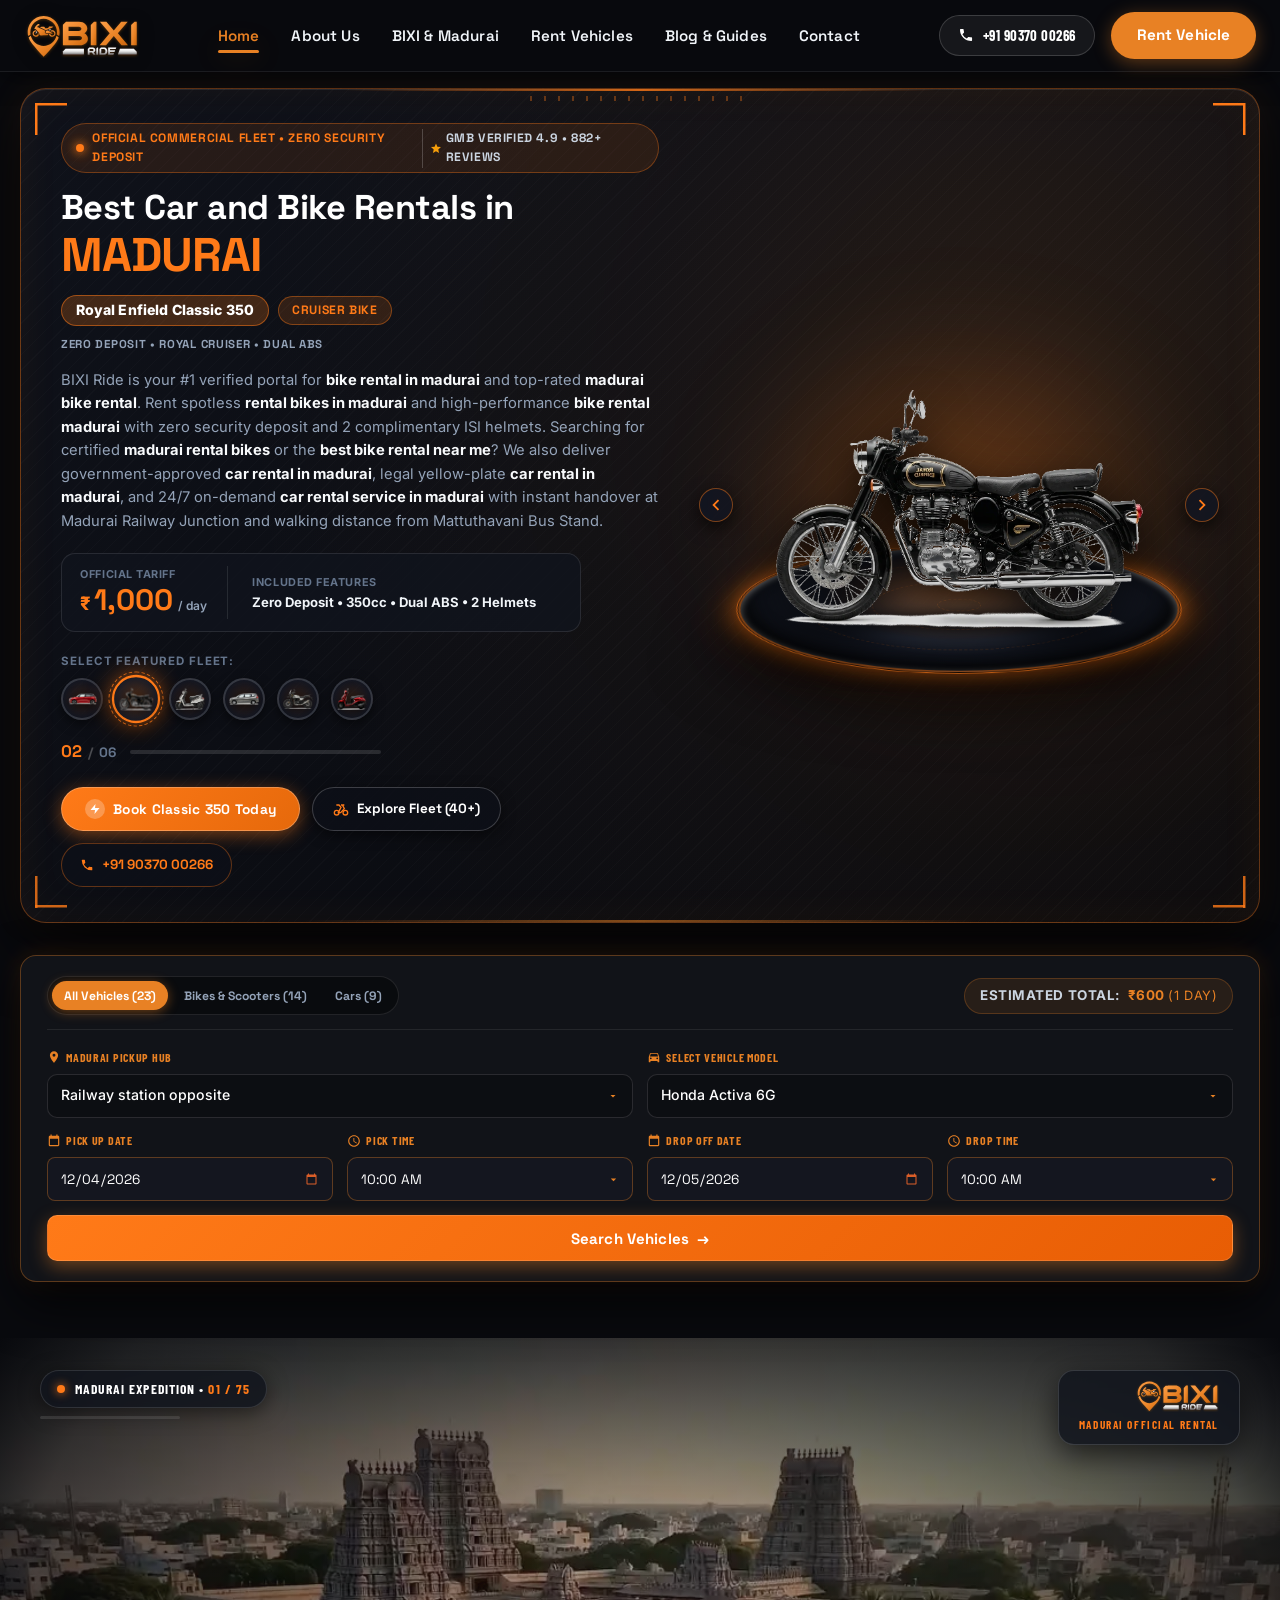
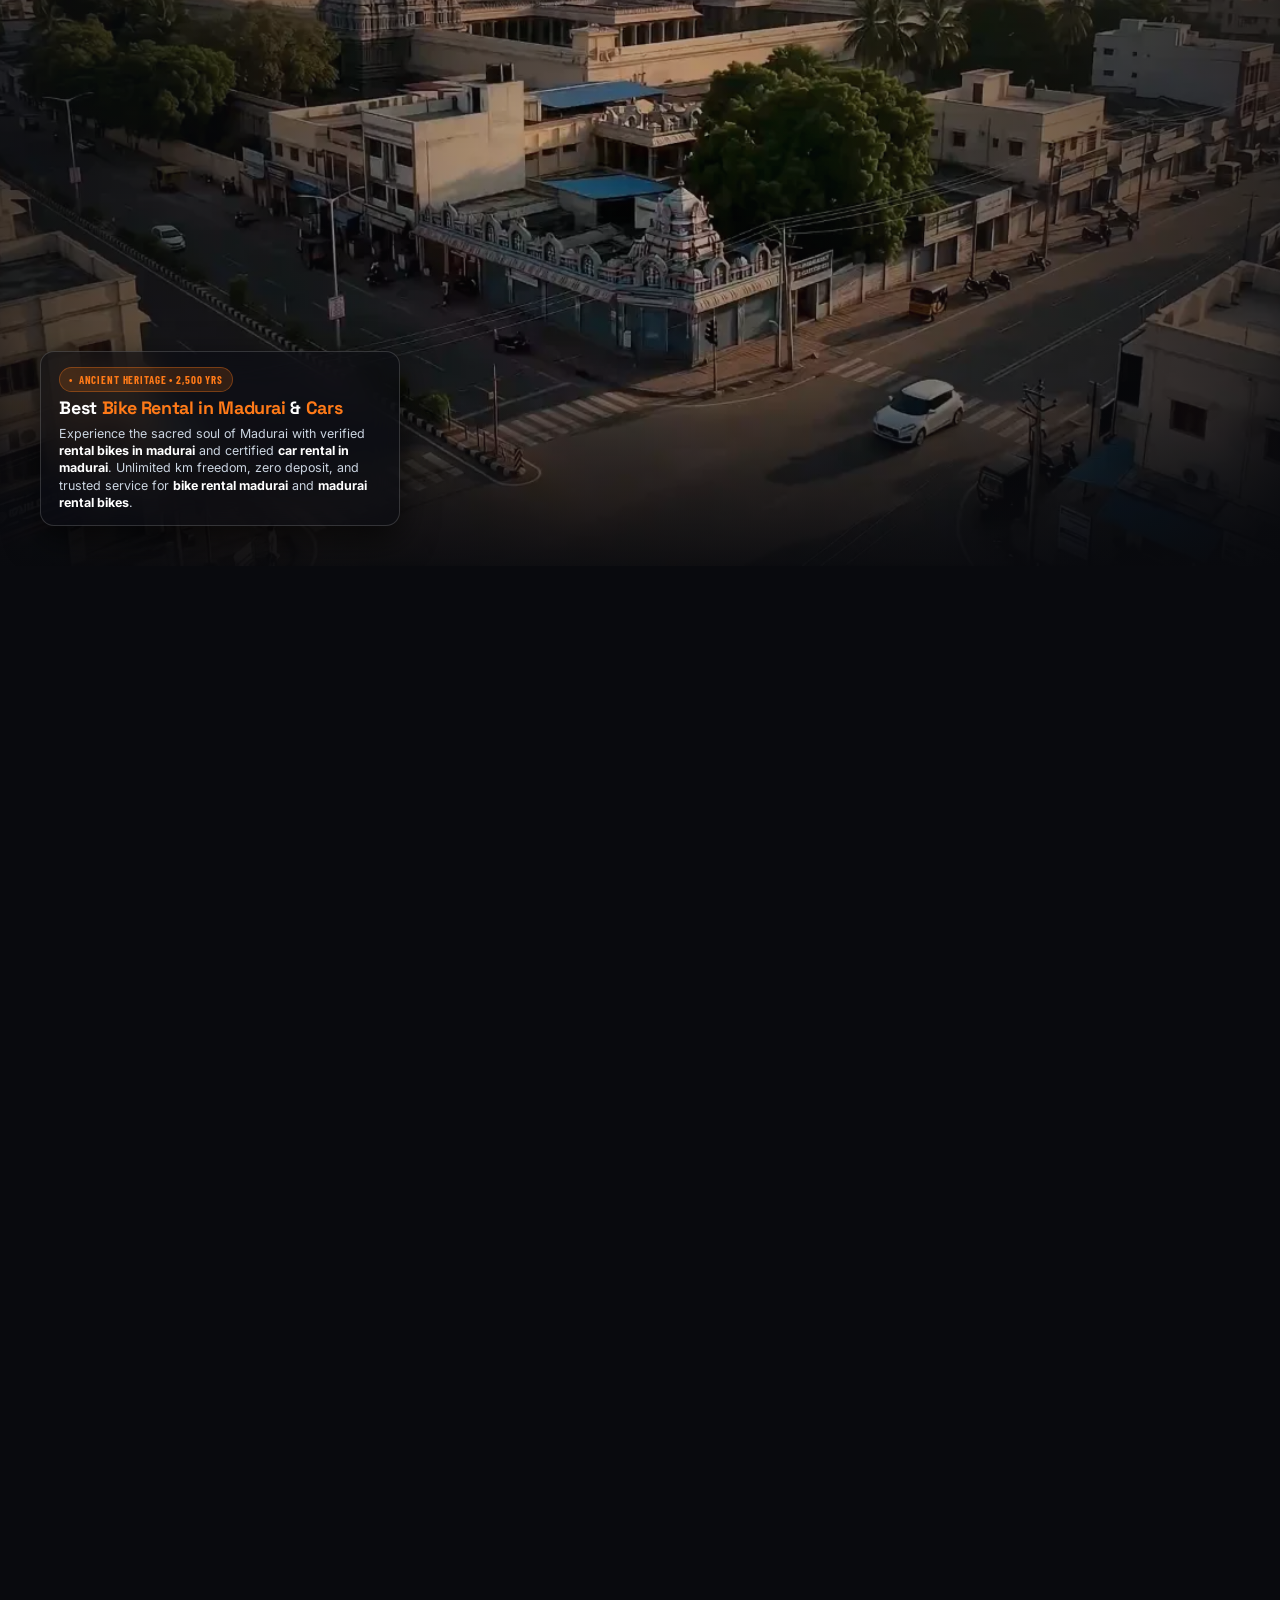
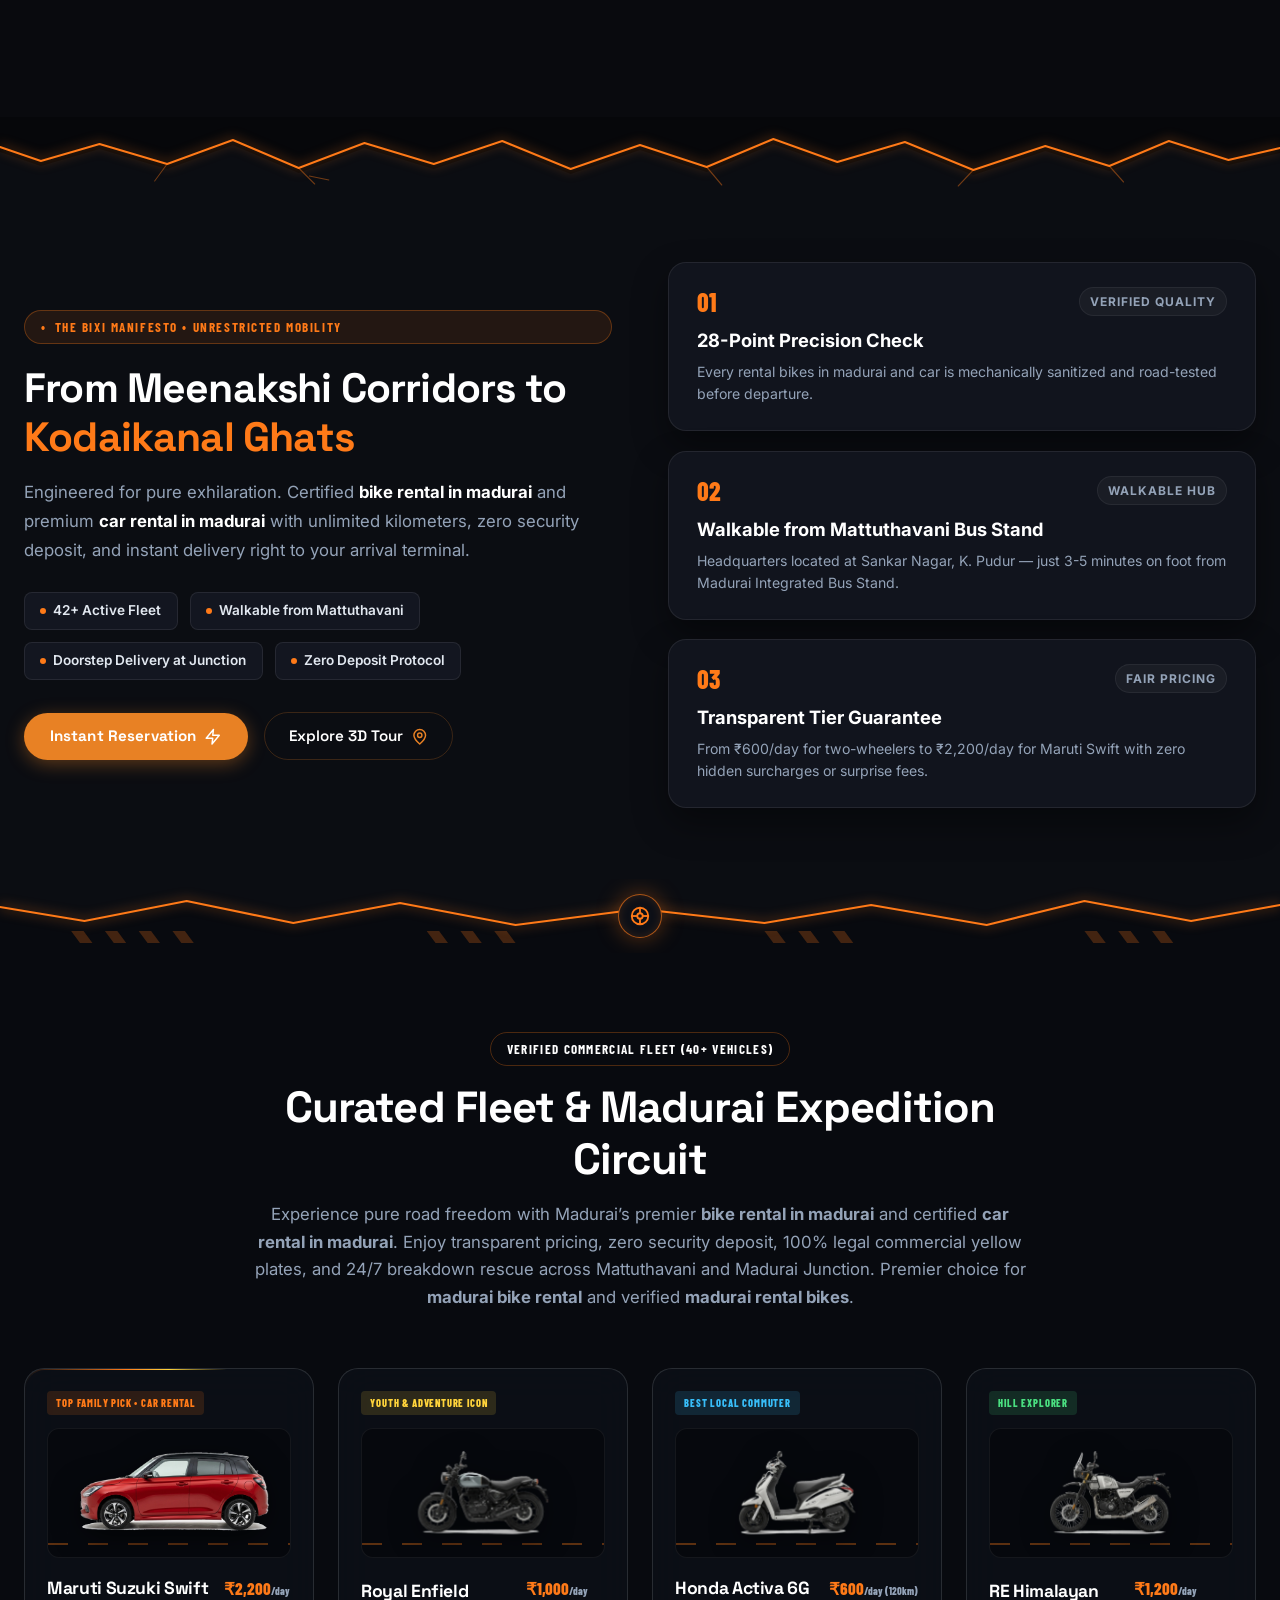
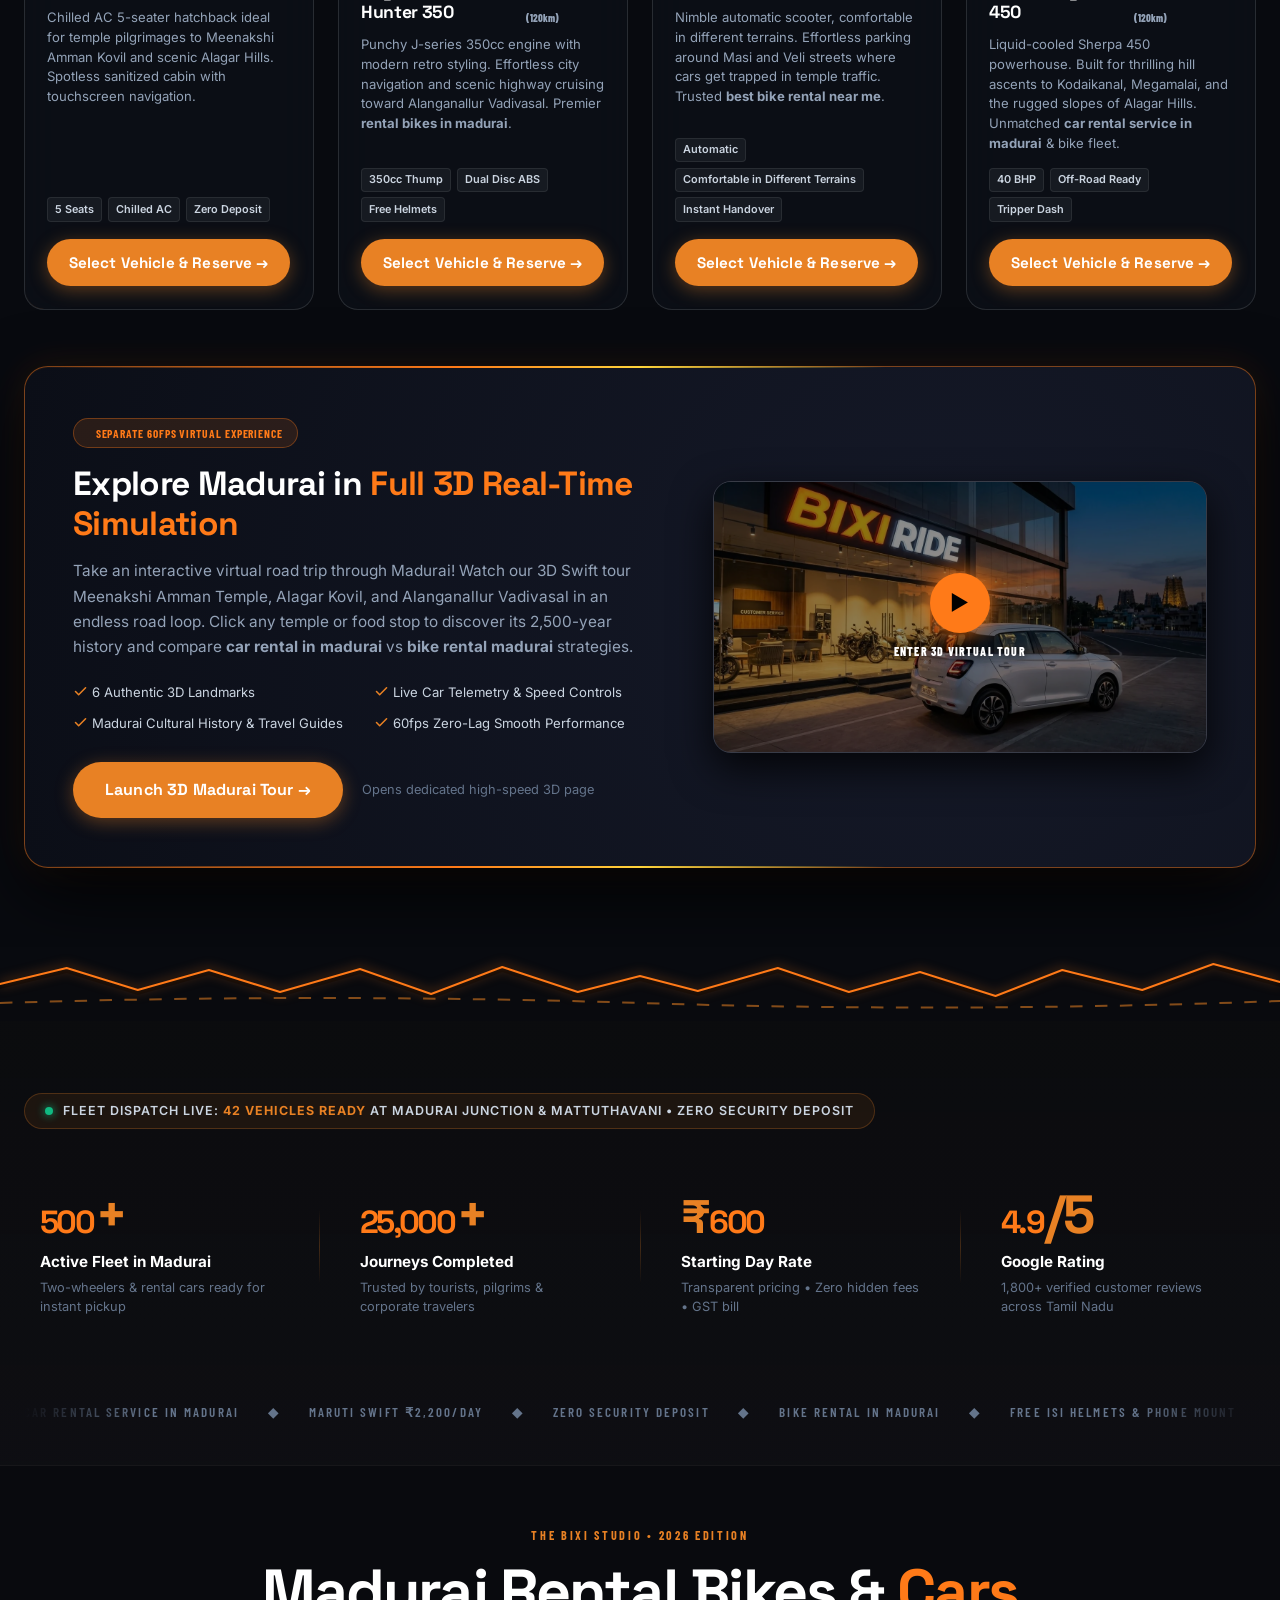
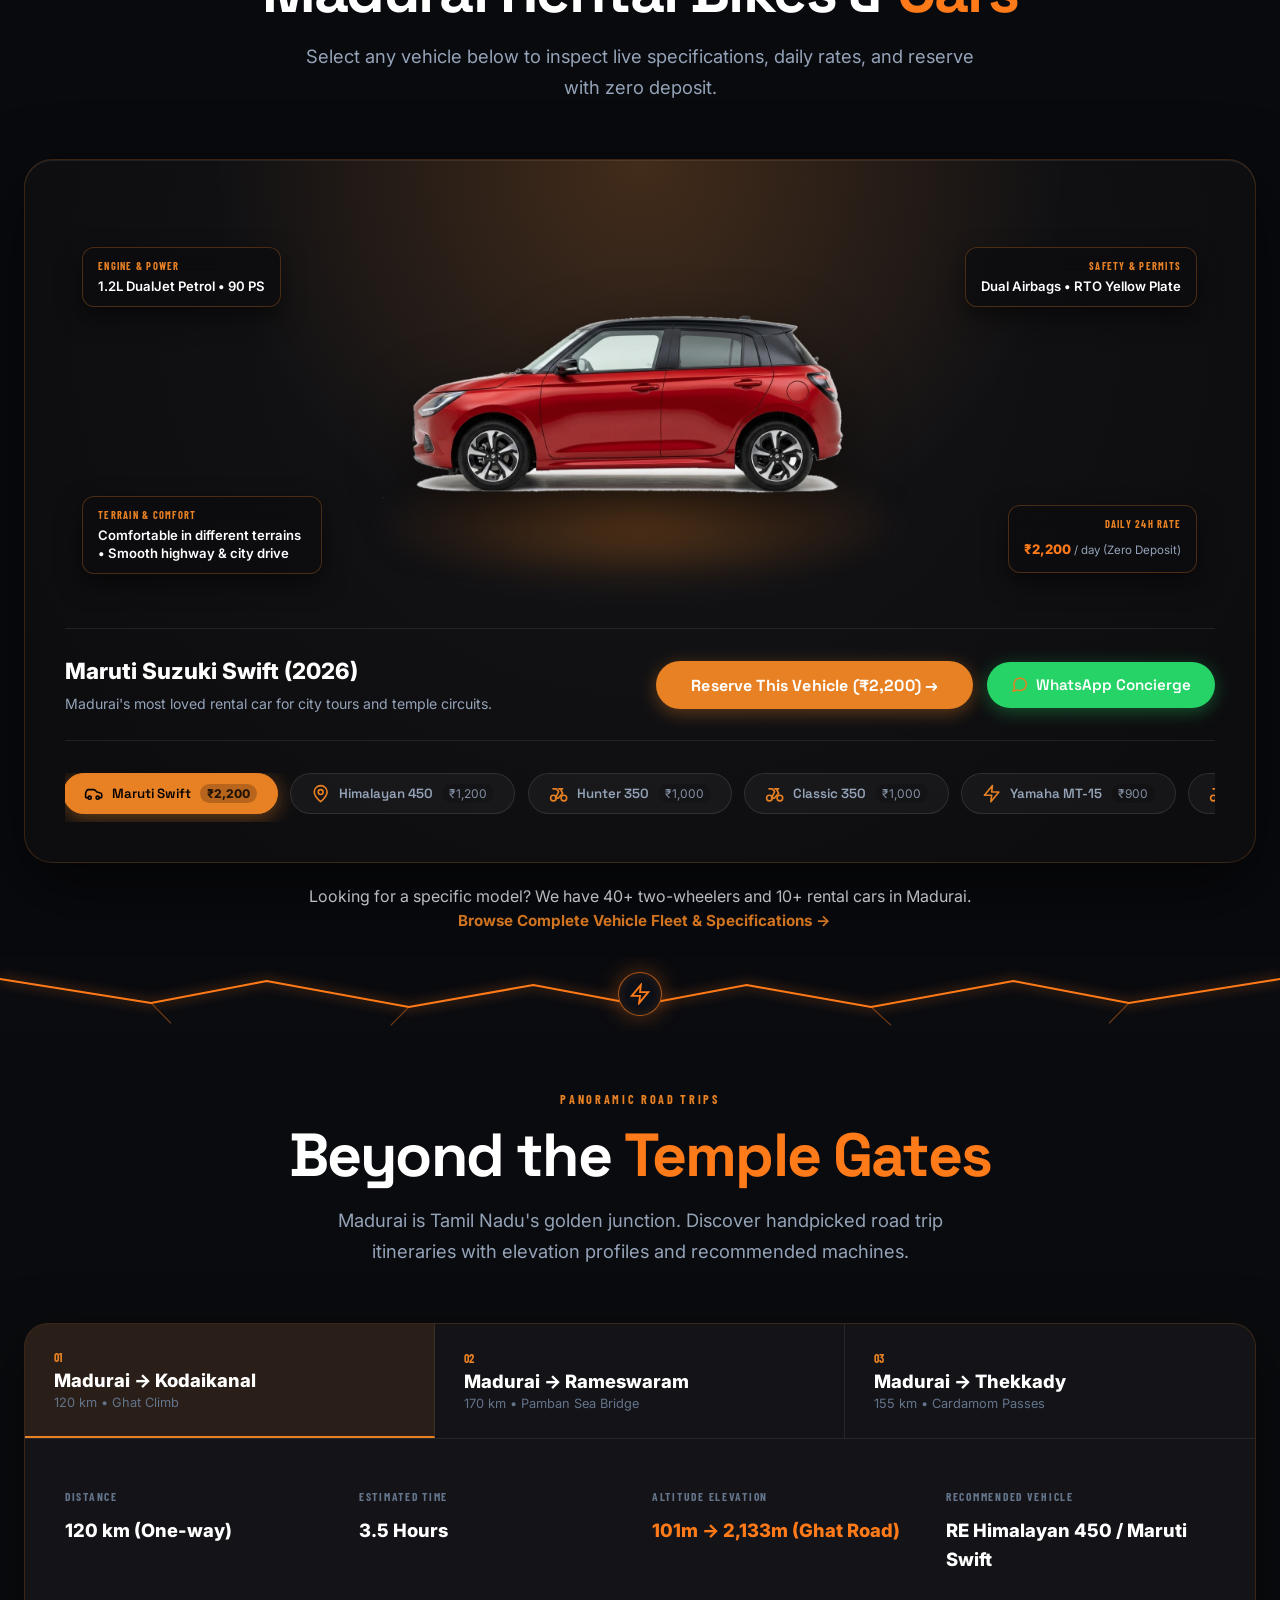
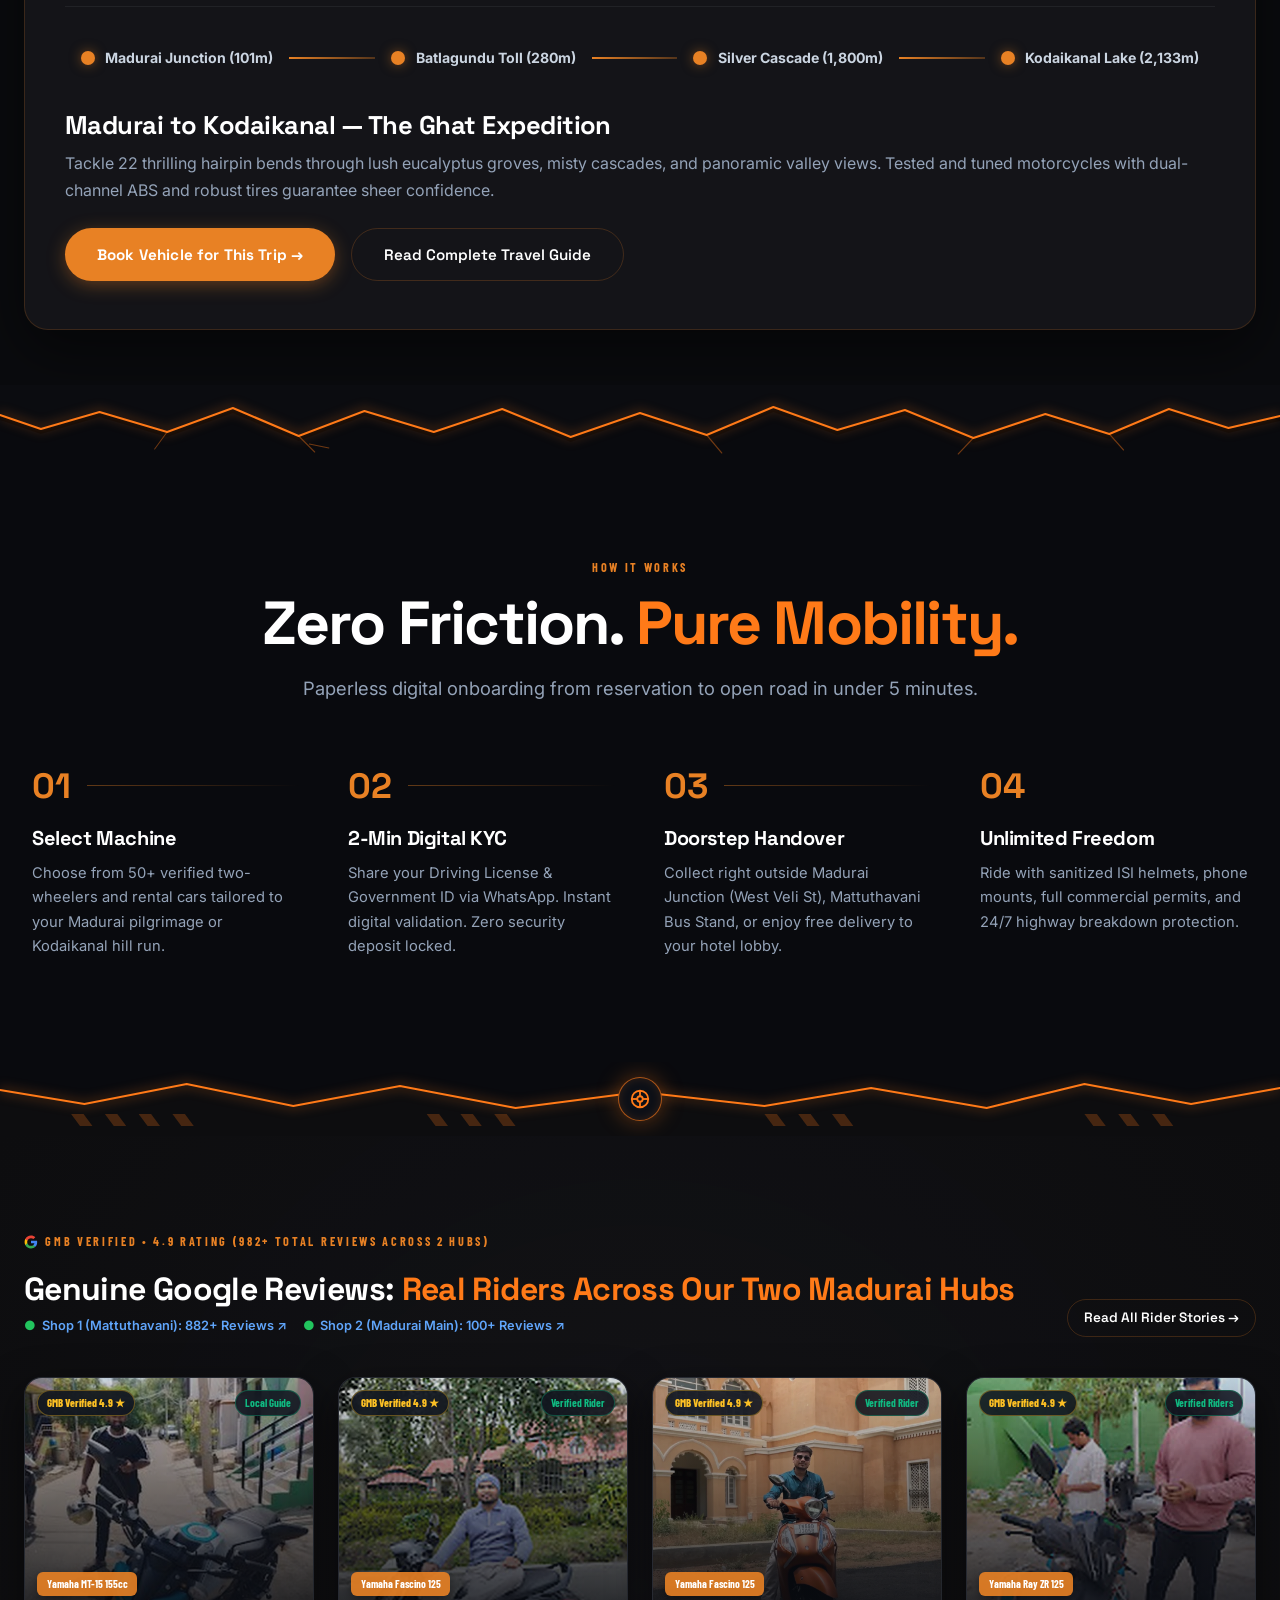
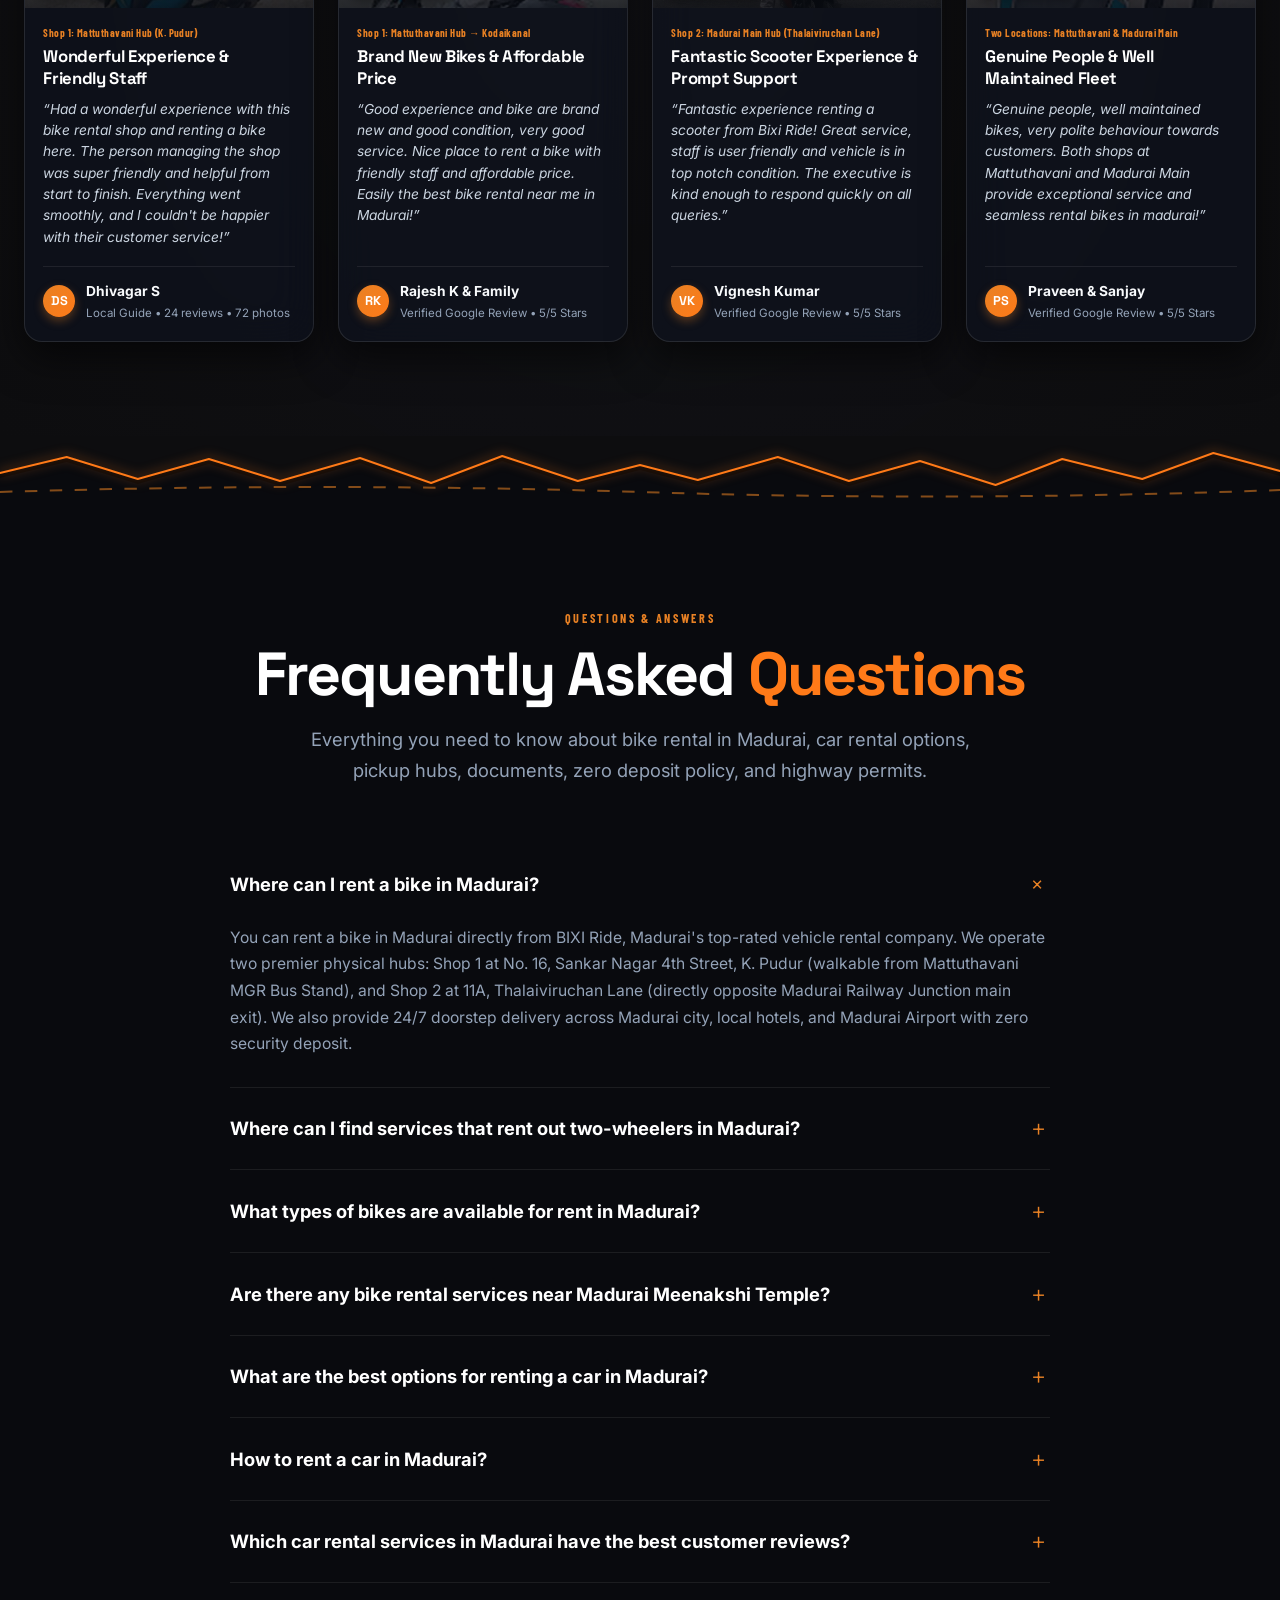
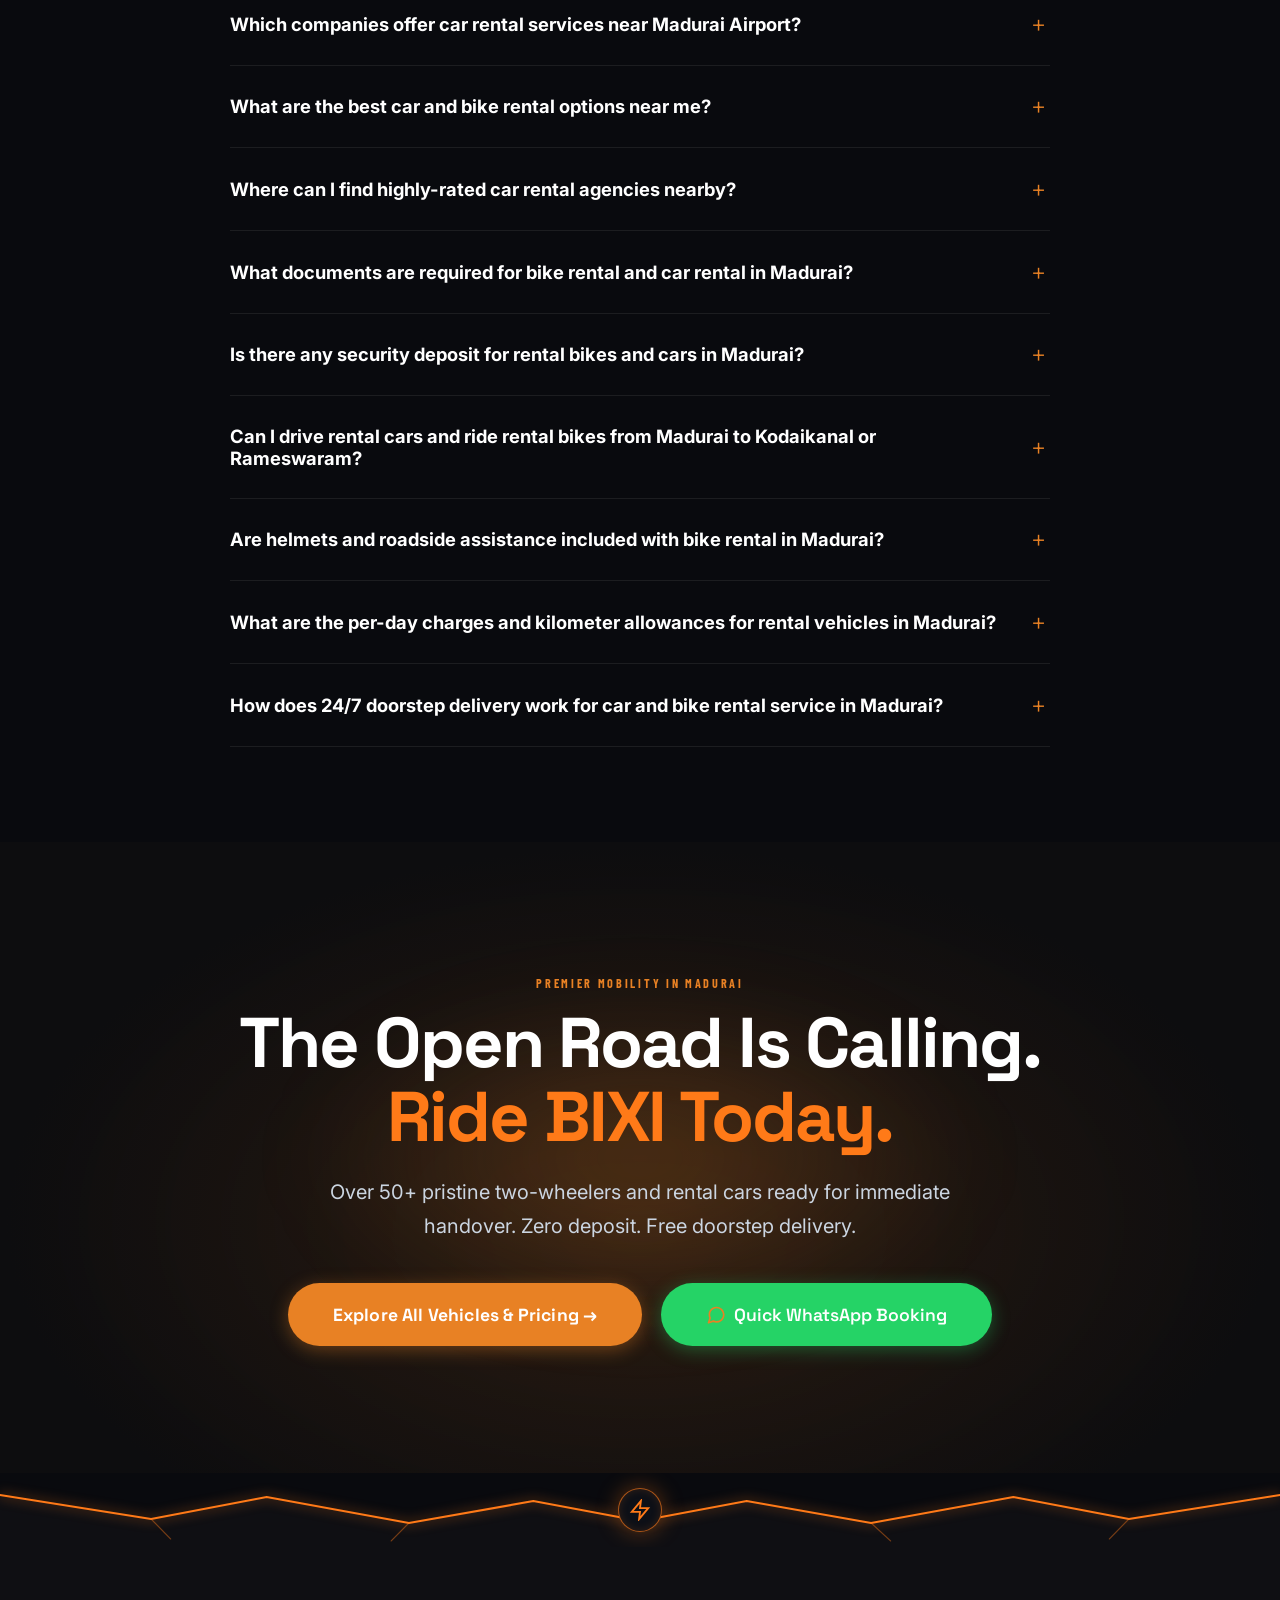
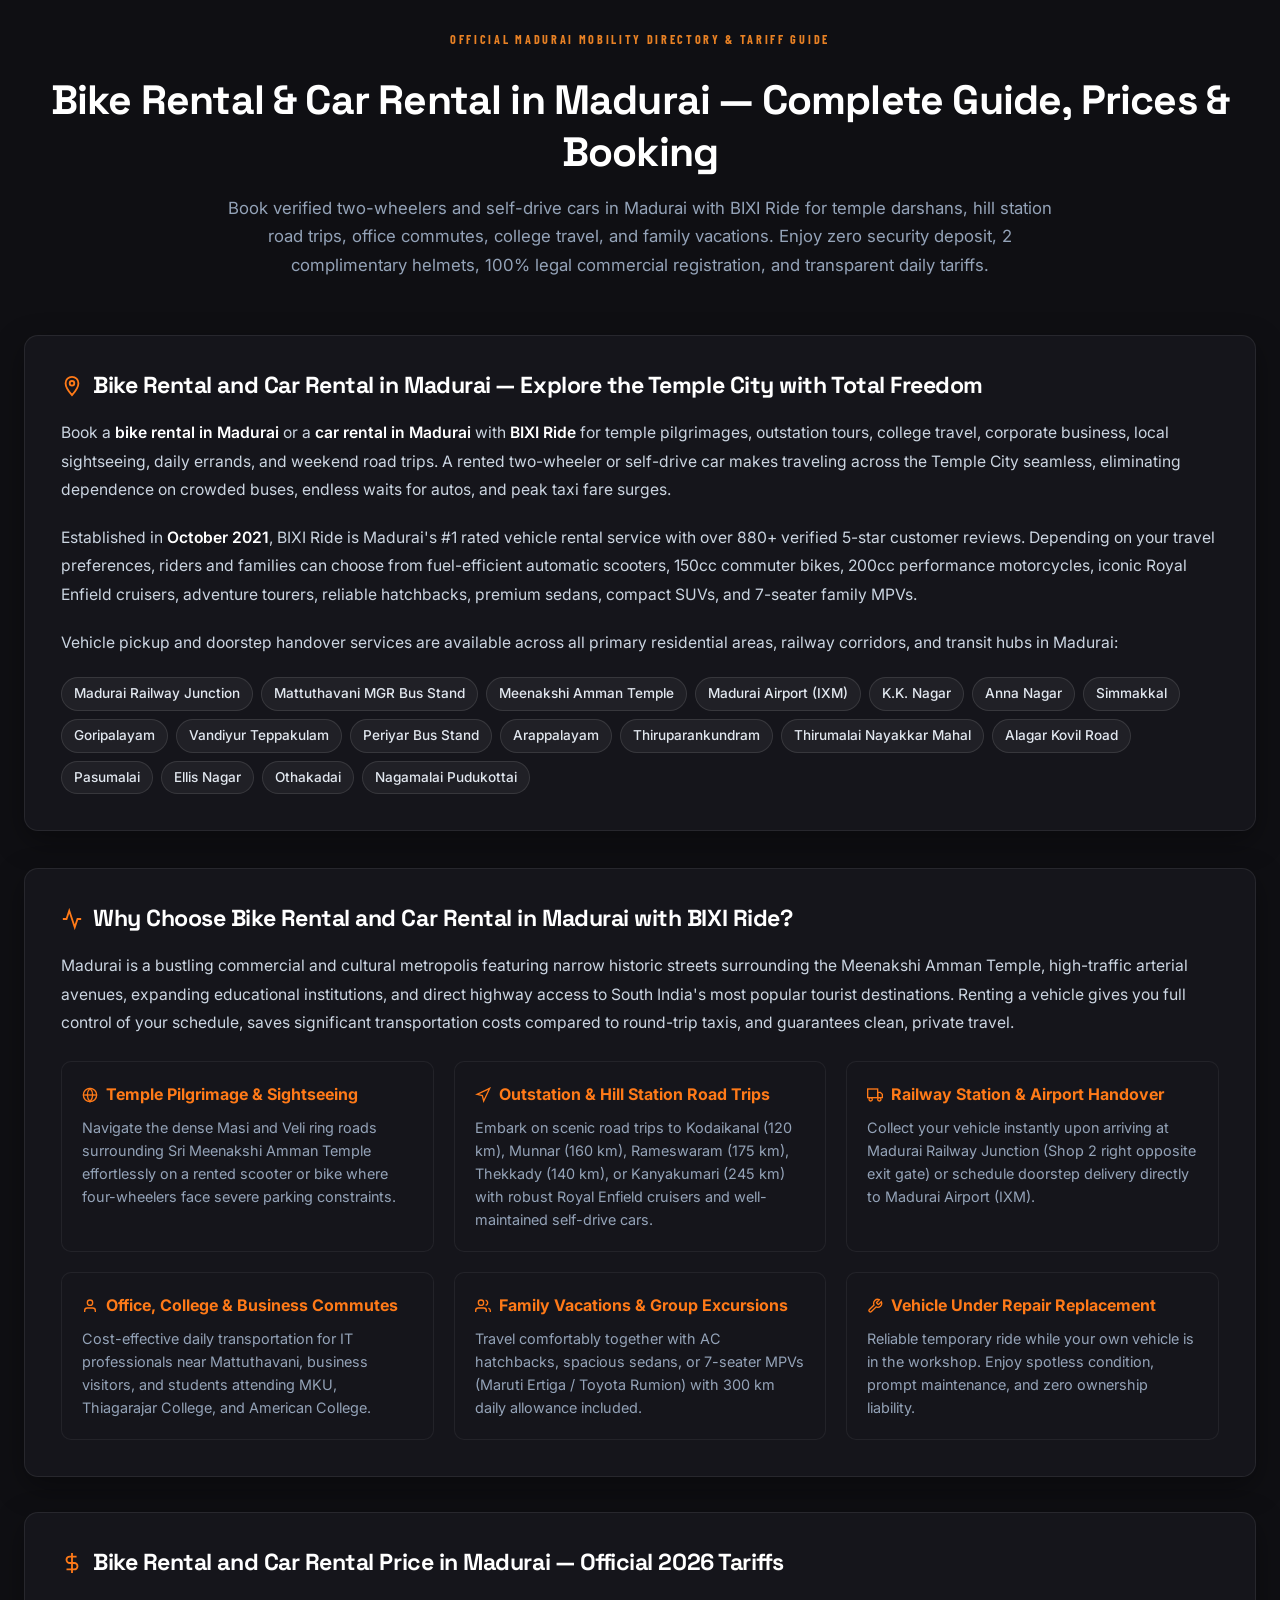
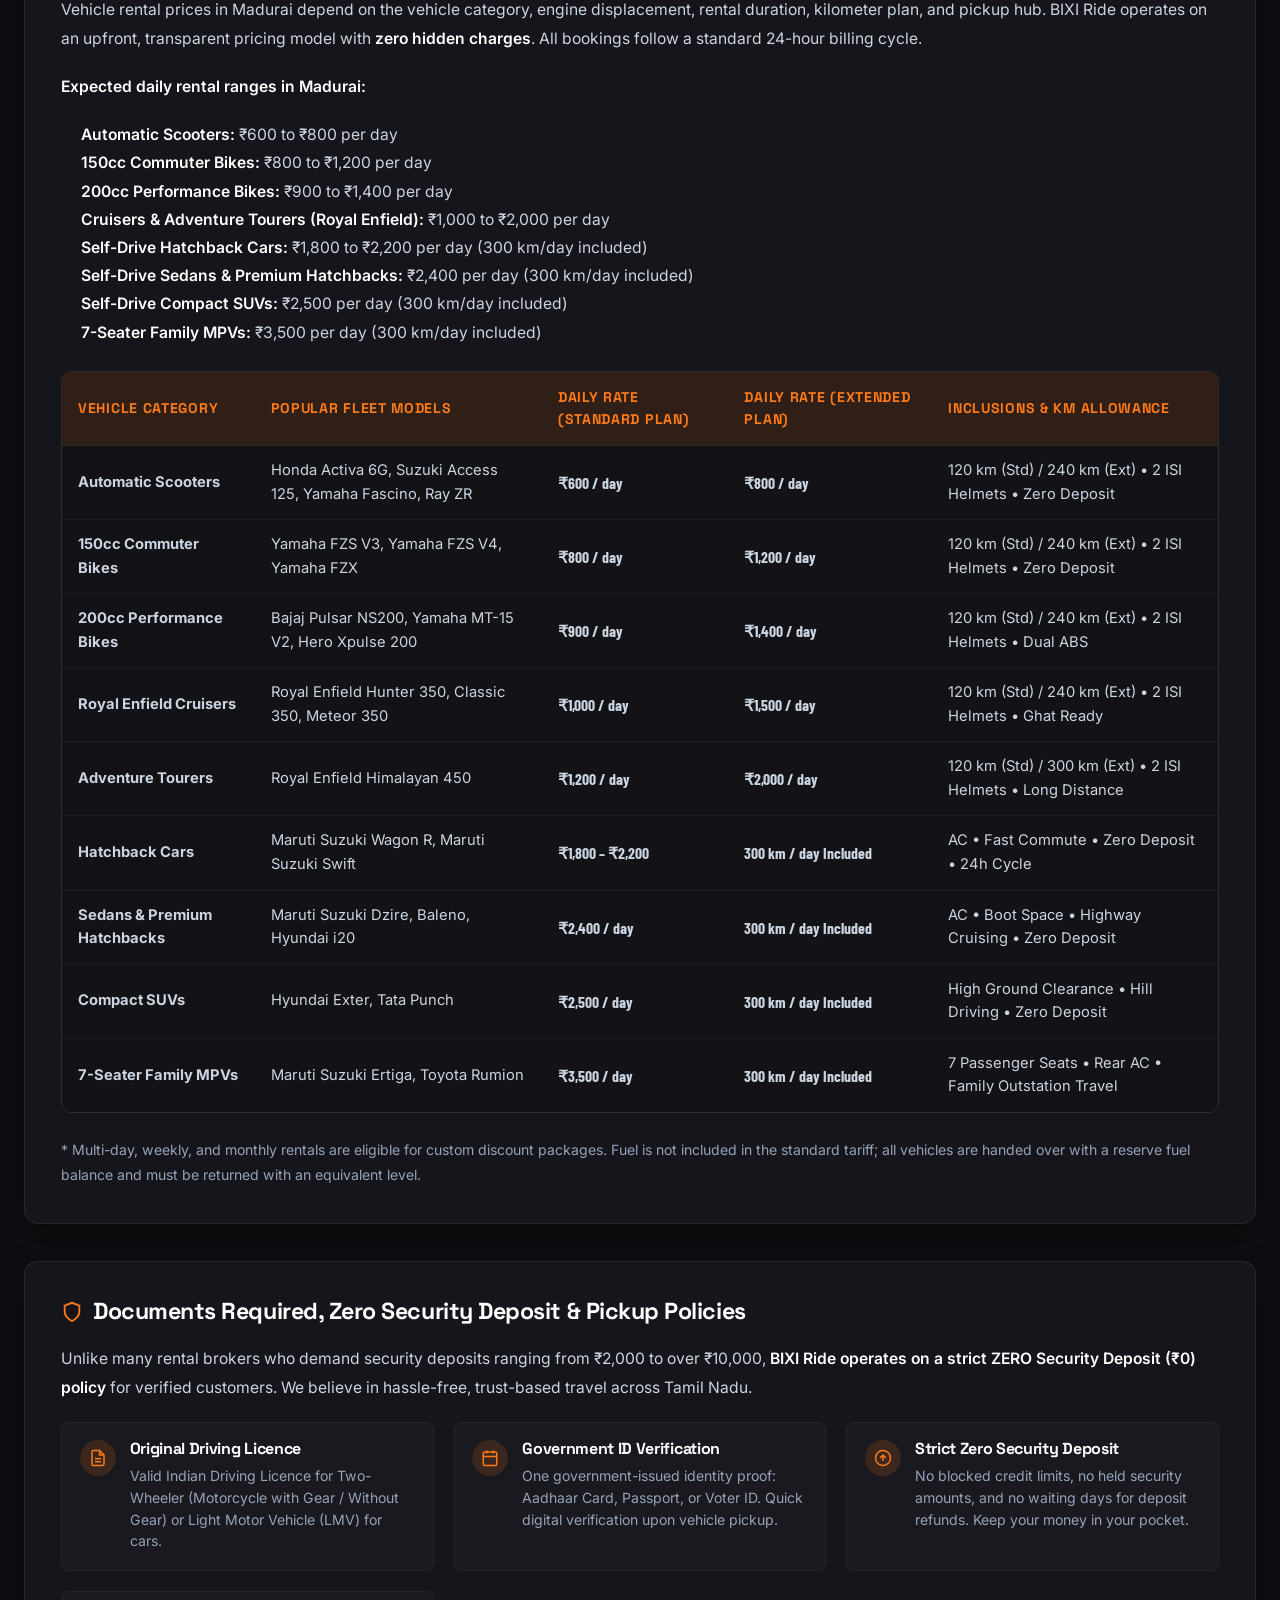
<file: index.html>
<!DOCTYPE html>
<html lang="en">
<head>
  <meta charset="UTF-8">
  <meta name="viewport" content="width=device-width, initial-scale=1.0">
  <meta http-equiv="Cache-Control" content="no-cache, no-store, must-revalidate">
  <meta http-equiv="Pragma" content="no-cache">
  <meta http-equiv="Expires" content="0">

  <title>Best Car and Bike Rentals in Madurai | BIXI Ride</title>
  
  <!-- SEO Meta Tags -->
  <meta name="description" content="Official car and bike rentals in Madurai. Zero security deposit, 2 free helmets, legal fleet. 24/7 delivery at Madurai Railway Junction & Mattuthavani.">
  <meta name="keywords" content="bike rental in madurai, madurai bike rental, rental bikes in madurai, bike rental madurai, madurai rental bikes, best bike rental near me, rent scooter madurai, royal enfield rental madurai, car rental in madurai, car rental in madurai">
  <meta name="robots" content="index, follow, max-snippet:-1, max-image-preview:large, max-video-preview:-1">
  <link rel="canonical" href="https://saravana2745.github.io/bixi-theme/index.html">
  <link rel="sitemap" type="application/xml" title="Sitemap" href="/sitemap.xml">
  <meta name="author" content="BIXI Ride Madurai">
  <meta name="geo.region" content="IN-TN">
  <meta name="geo.placename" content="Madurai">
  <meta name="geo.position" content="9.9252;78.1198">
  <meta name="ICBM" content="9.9252, 78.1198">

  <!-- Open Graph / Facebook -->
  <meta property="og:type" content="website">
  <meta property="og:url" content="https://saravana2745.github.io/bixi-theme/index.html">
  <meta property="og:title" content="Best Car and Bike Rentals in Madurai | BIXI Ride">
  <meta property="og:description" content="Official car and bike rentals in Madurai. Zero security deposit, 2 free helmets, legal fleet. 24/7 delivery at Madurai Railway Junction & Mattuthavani.">
  <meta property="og:image" content="https://saravana2745.github.io/bixi-theme/assets/images/logo.svg">
  <meta property="og:site_name" content="BIXI Ride">
  <meta property="og:locale" content="en_IN">

  <!-- Twitter Card -->
  <meta name="twitter:card" content="summary_large_image">
  <meta name="twitter:title" content="Best Car and Bike Rentals in Madurai | BIXI Ride">
  <meta name="twitter:description" content="Official car and bike rentals in Madurai. Zero security deposit, 2 free helmets, legal fleet. 24/7 delivery at Madurai Railway Junction & Mattuthavani.">
  <meta name="twitter:image" content="https://saravana2745.github.io/bixi-theme/assets/images/logo.svg">

  <!-- Transparent Favicon Suite -->
  <link rel="icon" type="image/svg+xml" href="assets/images/logo-icon.svg?v=2.1.8">
  <link rel="icon" type="image/png" sizes="48x48" href="favicon-48x48.png?v=2.1.8">
  <link rel="icon" type="image/png" sizes="32x32" href="favicon-32x32.png?v=2.1.8">
  <link rel="icon" type="image/png" sizes="16x16" href="favicon-16x16.png?v=2.1.8">
  <link rel="apple-touch-icon" sizes="180x180" href="apple-touch-icon.png?v=2.1.8">
  <link rel="shortcut icon" href="favicon.ico?v=2.1.8">

  <!-- Preconnect Google Fonts -->
  <link rel="preconnect" href="https://fonts.googleapis.com">
  <link rel="preconnect" href="https://fonts.gstatic.com" crossorigin>

  <!-- Preload Header Showcase Fleet Images for Zero Latency -->
  <link rel="preload" as="image" href="assets/images/bikes/car-swift.webp" type="image/webp">
  <link rel="preload" as="image" href="assets/images/bikes/classic-350.webp" type="image/webp">
  <link rel="preload" as="image" href="assets/images/bikes/activa-6g.webp" type="image/webp">
  <link rel="preload" as="image" href="assets/images/bikes/car-ertiga.webp" type="image/webp">
  <link rel="preload" as="image" href="assets/images/bikes/himalayan-450.webp" type="image/webp">
  <link rel="preload" as="image" href="assets/images/bikes/ray-zr-125.webp" type="image/webp">

  <!-- Stylesheets -->
  <link rel="stylesheet" href="assets/css/style.css?v=59.0">

  <!-- Structured Data: LocalBusiness & MotorcycleRental Schema -->
  <script type="application/ld+json">
  {
    "@context": "https://schema.org",
    "@type": "MotorcycleRental",
    "name": "BIXI Ride - Bike Rental in Madurai",
    "image": "https://bixiride.com/assets/images/logo.svg",
    "@id": "https://bixiride.com/#organization",
    "url": "https://bixiride.com/",
    "telephone": "+919037000266",
    "priceRange": "₹600 - ₹3500 per day",
    "address": {
      "@type": "PostalAddress",
      "streetAddress": "No. 16, Sankar Nagar 4th Street, Beside Karpaga Nagar, K. Pudur, Walkable distance from Mattuthavani Bus Stand",
      "addressLocality": "Madurai",
      "addressRegion": "Tamil Nadu",
      "postalCode": "625007",
      "addressCountry": "IN"
    },
    "geo": {
      "@type": "GeoCoordinates",
      "latitude": 9.9482,
      "longitude": 78.1565
    },
    "openingHoursSpecification": [
      {
        "@type": "OpeningHoursSpecification",
        "dayOfWeek": ["Monday", "Tuesday", "Wednesday", "Thursday", "Friday", "Saturday", "Sunday"],
        "opens": "06:00",
        "closes": "23:00"
      }
    ],
    "sameAs": [
      "https://share.google/HIhNL3azR9SGpXfqi",
      "https://share.google/FS7cn6SUZmiDEZox5",
      "https://facebook.com/bixiride",
      "https://instagram.com/bixiride"
    ]
  }
  </script>

  <!-- Structured Data: AutoRental & Fleet Tariffs OfferCatalog Schema -->
  <script type="application/ld+json">
  {
    "@context": "https://schema.org",
    "@type": "AutoRental",
    "name": "BIXI Ride - Best Bike & Car Rental in Madurai",
    "image": "https://bixiride.com/assets/images/logo.svg",
    "@id": "https://bixiride.com/#autorental",
    "url": "https://bixiride.com/",
    "telephone": "+919037000266",
    "priceRange": "₹600 - ₹3500 per day",
    "address": {
      "@type": "PostalAddress",
      "streetAddress": "No. 16, Sankar Nagar 4th Street, K. Pudur / 11A, Thalaiviruchan Lane, Opposite Railway Junction",
      "addressLocality": "Madurai",
      "addressRegion": "Tamil Nadu",
      "postalCode": "625007",
      "addressCountry": "IN"
    },
    "geo": {
      "@type": "GeoCoordinates",
      "latitude": 9.9482,
      "longitude": 78.1565
    },
    "hasOfferCatalog": {
      "@type": "OfferCatalog",
      "name": "Madurai Two-Wheeler & Car Rental Price List",
      "itemListElement": [
        {
          "@type": "Offer",
          "name": "Automatic Scooter Rental in Madurai",
          "description": "Honda Activa 6G, Suzuki Access 125, Yamaha Fascino 125 with zero deposit and 2 complimentary helmets",
          "price": "600",
          "priceCurrency": "INR"
        },
        {
          "@type": "Offer",
          "name": "150cc Commuter Bike Rental in Madurai",
          "description": "Yamaha FZS V3, Yamaha FZS V4, Yamaha FZX with zero deposit and 2 complimentary helmets",
          "price": "800",
          "priceCurrency": "INR"
        },
        {
          "@type": "Offer",
          "name": "200cc Performance Bike Rental in Madurai",
          "description": "Bajaj Pulsar NS200, Yamaha MT-15 V2, Hero Xpulse 200 with dual ABS and zero deposit",
          "price": "900",
          "priceCurrency": "INR"
        },
        {
          "@type": "Offer",
          "name": "Royal Enfield Cruiser Rental in Madurai",
          "description": "Royal Enfield Hunter 350, Classic 350, Meteor 350 for city cruising and ghat roads",
          "price": "1000",
          "priceCurrency": "INR"
        },
        {
          "@type": "Offer",
          "name": "Adventure Tourer Motorcycle Rental in Madurai",
          "description": "Royal Enfield Himalayan 450 with 120km to 300km options for Kodaikanal and Munnar road trips",
          "price": "1200",
          "priceCurrency": "INR"
        },
        {
          "@type": "Offer",
          "name": "Self-Drive Hatchback Car Rental in Madurai",
          "description": "Maruti Suzuki Wagon R, Maruti Suzuki Swift with AC and 300 km/day included",
          "price": "1800",
          "priceCurrency": "INR"
        },
        {
          "@type": "Offer",
          "name": "Self-Drive Sedan Car Rental in Madurai",
          "description": "Maruti Suzuki Dzire, Maruti Suzuki Baleno, Hyundai i20 with AC and 300 km/day included",
          "price": "2400",
          "priceCurrency": "INR"
        },
        {
          "@type": "Offer",
          "name": "Self-Drive Compact SUV Rental in Madurai",
          "description": "Hyundai Exter, Tata Punch with AC, high ground clearance, and 300 km/day included",
          "price": "2500",
          "priceCurrency": "INR"
        },
        {
          "@type": "Offer",
          "name": "7-Seater Family MPV Car Rental in Madurai",
          "description": "Maruti Suzuki Ertiga, Toyota Rumion 7-seater with dual AC and 300 km/day included",
          "price": "3500",
          "priceCurrency": "INR"
        }
      ]
    }
  }
  </script>

  <!-- Structured Data: FAQPage Schema -->
  <script type="application/ld+json">
{
  "@context": "https://schema.org",
  "@type": "FAQPage",
  "mainEntity": [
    {
      "@type": "Question",
      "name": "Where can I rent a bike in Madurai?",
      "acceptedAnswer": {
        "@type": "Answer",
        "text": "You can rent a bike in Madurai directly from BIXI Ride, Madurai's top-rated vehicle rental company. We operate two premier physical hubs: Shop 1 at No. 16, Sankar Nagar 4th Street, K. Pudur (walkable from Mattuthavani MGR Bus Stand), and Shop 2 at 11A, Thalaiviruchan Lane (directly opposite Madurai Railway Junction main exit). We also provide 24/7 doorstep delivery across Madurai city, local hotels, and Madurai Airport with zero security deposit."
      }
    },
    {
      "@type": "Question",
      "name": "Where can I find services that rent out two-wheelers in Madurai?",
      "acceptedAnswer": {
        "@type": "Answer",
        "text": "Trusted services that rent out two-wheelers in Madurai are available at BIXI Ride. With 40+ verified scooters and motorcycles ranging from 110cc automatic scooters (Honda Activa 6G, Suzuki Access 125, Yamaha Ray ZR 125) to powerful touring motorcycles (Royal Enfield Classic 350, Hunter 350, Himalayan 450, Yamaha MT-15), BIXI Ride offers instant WhatsApp bookings, transparent pricing from ₹600/day, 2 complimentary ISI helmets, and zero deposit."
      }
    },
    {
      "@type": "Question",
      "name": "What types of bikes are available for rent in Madurai?",
      "acceptedAnswer": {
        "@type": "Answer",
        "text": "BIXI Ride offers 4 distinct categories of rental two-wheelers in Madurai: Automatic Scooters (Honda Activa 6G, Suzuki Access 125, Yamaha Fascino 125, Yamaha Ray ZR 125 with 55+ km/l mileage for city temple traffic); 150cc Commuter Bikes (Bajaj Pulsar 150, Honda Unicorn); 200cc Performance Street Bikes (Yamaha MT-15, KTM Duke 200, Bajaj Pulsar NS200, TVS Apache RTR); and Royal Enfield Cruisers & Tourers (RE Hunter 350, Classic 350, and Himalayan 450 engineered for Kodaikanal ghat hairpins)."
      }
    },
    {
      "@type": "Question",
      "name": "Are there any bike rental services near Madurai Meenakshi Temple?",
      "acceptedAnswer": {
        "@type": "Answer",
        "text": "Yes! BIXI Ride's Madurai Main hub on Thalaiviruchan Lane is located just minutes away from Sri Meenakshi Amman Temple and directly opposite the Madurai Railway Junction. We offer express delivery directly to temple-area hotels on North Chitrai Street, West Chitrai Street, and Town Hall Road. Two-wheelers are the fastest, most convenient way to navigate the heritage temple corridors and avoid car congestion."
      }
    },
    {
      "@type": "Question",
      "name": "What are the best options for renting a car in Madurai?",
      "acceptedAnswer": {
        "@type": "Answer",
        "text": "The best options for renting a car in Madurai include BIXI Ride's verified commercial yellow-plate fleet: Economical Hatchbacks (Maruti Suzuki Swift and Maruti WagonR from ₹2,200/day with 300km included); Spacious Sedans & Compact SUVs (Maruti Baleno, Dzire, Suzuki Brezza, Hyundai Creta with chilled AC and highway stability); 7-Seater Family MPVs & SUVs (Maruti Ertiga and Toyota Innova Crysta for family temple pilgrimages, Kodaikanal hill stations, and Rameswaram coastal tours); and 4x4 Adventure Vehicles (Mahindra Thar 4x4)."
      }
    },
    {
      "@type": "Question",
      "name": "How to rent a car in Madurai?",
      "acceptedAnswer": {
        "@type": "Answer",
        "text": "Renting a car in Madurai with BIXI Ride takes less than 2 minutes in 4 easy steps: 1. Select your preferred car model (Swift, Baleno, Brezza, Ertiga, Innova Crysta) and dates online or via WhatsApp (+91 90370 00266). 2. Share your valid Indian or International Driving License (LMV) and Government Photo ID (Aadhaar/Passport). 3. Choose your pickup point (Madurai Railway Junction, Mattuthavani Bus Stand, Madurai Airport, or doorstep hotel delivery). 4. Pay the transparent daily rental fee with Zero Security Deposit and receive instant keys with a quick digital vehicle walk-around."
      }
    },
    {
      "@type": "Question",
      "name": "Which car rental services in Madurai have the best customer reviews?",
      "acceptedAnswer": {
        "@type": "Answer",
        "text": "BIXI Ride is the highest-rated vehicle rental company in Madurai, with a 4.9-star rating across 882+ genuine Google Reviews. Customers consistently praise our zero security deposit policy, showroom-maintained commercial yellow-plate vehicles, punctuality for railway and airport handovers, clean sanitized interiors, and transparent terms with no hidden surcharges."
      }
    },
    {
      "@type": "Question",
      "name": "Which companies offer car rental services near Madurai Airport?",
      "acceptedAnswer": {
        "@type": "Answer",
        "text": "BIXI Ride provides dedicated 24/7 airport car rental services at Madurai International Airport (IXM). Our concierge delivers your reserved car (or two-wheeler) directly to the arrivals terminal parking pickup zone. Flight delays are tracked automatically so your vehicle is ready the moment you land, with zero waiting time and zero deposit."
      }
    },
    {
      "@type": "Question",
      "name": "What are the best car and bike rental options near me?",
      "acceptedAnswer": {
        "@type": "Answer",
        "text": "If you are in Madurai, the best car and bike rental near you is BIXI Ride. Whether you are arriving at Madurai Railway Junction (Platform 1 exit), stepping off a bus at Mattuthavani MGR Bus Terminal, staying near Arapalayam or Periyar Bus Stand, or lodged in KK Nagar, SS Colony, or Bye-Pass Road hotels, BIXI delivers bikes and cars to your exact doorstep within 30 to 45 minutes of booking confirmation."
      }
    },
    {
      "@type": "Question",
      "name": "Where can I find highly-rated car rental agencies nearby?",
      "acceptedAnswer": {
        "@type": "Answer",
        "text": "Highly-rated car rental agencies nearby in Madurai are anchored by BIXI Ride's two physical offices: Shop 1 at No. 16, Sankar Nagar 4th Street, K. Pudur (near Mattuthavani Bus Stand) and Shop 2 at 11A, Thalaiviruchan Lane (opposite Supreme Hotel / Railway Junction). Both locations maintain physical inventory where you can inspect vehicles in person, verify commercial RTO registration documents, and speak with our local rental experts."
      }
    },
    {
      "@type": "Question",
      "name": "What documents are required for bike rental and car rental in Madurai?",
      "acceptedAnswer": {
        "@type": "Answer",
        "text": "Renting from BIXI Ride requires only 2 simple documents: 1. A valid, original Driving License (Motorcycle with gear / without gear for bikes; LMV license for cars). 2. An original Government-issued Photo ID (Aadhaar Card, Passport, or Voter ID). International travelers need an International Driving Permit (IDP) and passport. Verification is completed digitally in under 2 minutes."
      }
    },
    {
      "@type": "Question",
      "name": "Is there any security deposit for rental bikes and cars in Madurai?",
      "acceptedAnswer": {
        "@type": "Answer",
        "text": "No! Unlike traditional rental providers that freeze ₹3,000 to ₹10,000 of your travel budget, BIXI Ride operates on Zero Security Deposit for verified riders and drivers. You only pay the flat, transparent daily rental fee, preserving your funds for sightseeing, dining, and travel across Tamil Nadu."
      }
    },
    {
      "@type": "Question",
      "name": "Can I drive rental cars and ride rental bikes from Madurai to Kodaikanal or Rameswaram?",
      "acceptedAnswer": {
        "@type": "Answer",
        "text": "Yes! All BIXI Ride bikes and cars carry legal Tamil Nadu and All-India commercial permits with comprehensive insurance. Vehicles are certified and inspected for ghat road climbs like Kodaikanal (120 km) and coastal crosswinds on the Pamban Sea Bridge to Rameswaram (170 km). Mountain-proven models like the RE Himalayan 450, Hunter 350, Maruti Swift, and Ertiga 7-Seater are popular favorites for these routes."
      }
    },
    {
      "@type": "Question",
      "name": "Are helmets and roadside assistance included with bike rental in Madurai?",
      "acceptedAnswer": {
        "@type": "Answer",
        "text": "Yes, every two-wheeler rental from BIXI Ride includes 2 sanitized, ISI-certified safety helmets (one rider, one pillion) and a vibration-dampened mobile phone holder for hands-free GPS navigation at no extra cost. In the rare event of a puncture or technical issue, our 24/7 highway rescue network assists you anywhere in Madurai and along major outbound national highways."
      }
    },
    {
      "@type": "Question",
      "name": "What are the per-day charges and kilometer allowances for rental vehicles in Madurai?",
      "acceptedAnswer": {
        "@type": "Answer",
        "text": "BIXI Ride offers transparent 24-hour cycle pricing: Scooters (Activa 6G, Access 125) at ₹600/day (120 km included) or ₹800/day (240 km included); Bikes (MT-15, Pulsar, Classic 350, Hunter 350) at ₹800 - ₹1,000/day (120 km included) or ₹1,000 - ₹1,200/day (240 km included); Adventure Tourers (Himalayan 450) at ₹1,200/day (120 km) or ₹1,400/day (240 km); and Cars (Swift, Baleno, Brezza, Ertiga 7-Seater) from ₹2,200/day with a generous 300 km/day allowance."
      }
    },
    {
      "@type": "Question",
      "name": "How does 24/7 doorstep delivery work for car and bike rental service in Madurai?",
      "acceptedAnswer": {
        "@type": "Answer",
        "text": "Simply share your hotel name, railway arrival platform, or airport flight details via WhatsApp. Our delivery executive brings the sanitized vehicle with full tank documentation directly to your location. After a quick digital ID confirmation and exterior check, the keys are handed over in under 5 minutes. Pickup at the end of your trip is equally seamless."
      }
    }
  ]
}
  </script>

  <!-- Scoped Critical Styles for Luxury Booking Engine & 3D Simulation -->
  <style id="luxury-booking-and-3d-styles">
    /* LUXURY COMPACT BOOKING CONSOLE */
    #booking-engine {
      position: relative !important;
      z-index: 100 !important;
      overflow: visible !important;
    }
    .booking-widget-card {
      background: rgba(18, 20, 26, 0.96) !important;
      backdrop-filter: blur(25px) !important;
      -webkit-backdrop-filter: blur(25px) !important;
      border: 1px solid rgba(232, 129, 36, 0.35) !important;
      border-radius: 16px !important;
      box-shadow: 0 20px 50px rgba(0, 0, 0, 0.8), 0 0 25px rgba(232, 129, 36, 0.15) !important;
      padding: 1.25rem 1.6rem !important;
      box-sizing: border-box !important;
    }
    .booking-tabs-wrapper {
      display: flex !important;
      align-items: center !important;
      justify-content: space-between !important;
      margin-bottom: 1.1rem !important;
      padding-bottom: 0.85rem !important;
      border-bottom: 1px solid rgba(255, 255, 255, 0.08) !important;
      flex-wrap: wrap !important;
      gap: 0.75rem !important;
    }
    .booking-vehicle-tabs {
      display: inline-flex !important;
      background: rgba(10, 11, 14, 0.95) !important;
      padding: 4px !important;
      border-radius: 50px !important;
      border: 1px solid rgba(255, 255, 255, 0.1) !important;
      gap: 4px !important;
    }
    .booking-tab-btn {
      background: transparent !important;
      border: none !important;
      color: #94A3B8 !important;
      font-family: 'Space Grotesk', sans-serif !important;
      font-size: 0.86rem !important;
      font-weight: 700 !important;
      padding: 0.45rem 1.2rem !important;
      border-radius: 50px !important;
      cursor: pointer !important;
      transition: all 0.2s ease !important;
      display: inline-flex !important;
      align-items: center !important;
      gap: 0.4rem !important;
      outline: none !important;
    }
    .booking-tab-btn.active {
      background: #E88124 !important;
      color: #FFFFFF !important;
      box-shadow: 0 2px 12px rgba(232, 129, 36, 0.45) !important;
    }
    .booking-tab-btn:hover:not(.active) {
      color: #FFFFFF !important;
      background: rgba(255, 255, 255, 0.06) !important;
    }
    .booking-fare-pill {
      display: inline-flex !important;
      align-items: center !important;
      gap: 0.5rem !important;
      font-size: 0.84rem !important;
      color: #CBD5E1 !important;
      background: rgba(232, 129, 36, 0.1) !important;
      border: 1px solid rgba(232, 129, 36, 0.25) !important;
      padding: 0.4rem 0.95rem !important;
      border-radius: 50px !important;
    }
    .booking-fare-pill strong {
      color: #E88124 !important;
    }
    .booking-form-grid {
      display: grid !important;
      grid-template-columns: 1.25fr 1.35fr 1.1fr 0.95fr 1.1fr 0.95fr auto !important;
      gap: 0.85rem !important;
      align-items: flex-end !important;
      width: 100% !important;
    }
    @media (max-width: 1360px) and (min-width: 860px) {
      .booking-form-grid {
        grid-template-columns: repeat(4, 1fr) !important;
        gap: 0.85rem !important;
      }
      .form-group-hub {
        grid-column: span 2 !important;
      }
      .form-group-model {
        grid-column: span 2 !important;
      }
      .form-group-pickdate,
      .form-group-picktime,
      .form-group-dropdate,
      .form-group-droptime {
        grid-column: span 1 !important;
      }
      .form-group-submit {
        grid-column: span 4 !important;
      }
      .form-group-submit #btnSubmitBooking {
        width: 100% !important;
        height: 46px !important;
      }
    }
    @media (max-width: 859px) and (min-width: 560px) {
      .booking-form-grid {
        grid-template-columns: 1fr 1fr !important;
        gap: 0.75rem !important;
      }
      .form-group-hub,
      .form-group-model {
        grid-column: span 2 !important;
      }
      .form-group-pickdate,
      .form-group-picktime,
      .form-group-dropdate,
      .form-group-droptime {
        grid-column: span 1 !important;
      }
      .form-group-submit {
        grid-column: span 2 !important;
      }
      .form-group-submit #btnSubmitBooking {
        width: 100% !important;
        height: 48px !important;
      }
    }
    @media (max-width: 559px) {
      .booking-widget-card {
        padding: 1.1rem 1rem !important;
        border-radius: 14px !important;
      }
      .booking-vehicle-tabs {
        width: 100% !important;
        overflow-x: auto !important;
        scrollbar-width: none !important;
        justify-content: space-between !important;
      }
      .booking-vehicle-tabs::-webkit-scrollbar {
        display: none !important;
      }
      .booking-tab-btn {
        font-size: 0.76rem !important;
        padding: 0.42rem 0.75rem !important;
        white-space: nowrap !important;
      }
      .booking-fare-pill {
        width: 100% !important;
        justify-content: space-between !important;
      }
      .booking-form-grid {
        grid-template-columns: 1fr 1fr !important;
        gap: 0.7rem !important;
      }
      .form-group-hub,
      .form-group-model,
      .form-group-submit {
        grid-column: span 2 !important;
      }
      .form-group-pickdate,
      .form-group-picktime,
      .form-group-dropdate,
      .form-group-droptime {
        grid-column: span 1 !important;
      }
      .form-group-submit {
        margin-top: 0.25rem !important;
      }
      .form-group-submit #btnSubmitBooking {
        width: 100% !important;
        height: 48px !important;
      }
    }
    .form-group {
      position: relative !important;
      display: flex !important;
      flex-direction: column !important;
      gap: 0.35rem !important;
      margin: 0 !important;
    }
    .form-label {
      font-size: 0.74rem !important;
      font-weight: 700 !important;
      letter-spacing: 0.06em !important;
      text-transform: uppercase !important;
      color: #E88124 !important;
      display: flex !important;
      align-items: center !important;
      gap: 0.35rem !important;
      margin-bottom: 0.1rem !important;
    }
    .custom-select-box {
      position: relative !important;
      width: 100% !important;
    }
    .custom-select-trigger {
      width: 100% !important;
      height: 44px !important;
      background: rgba(13, 14, 18, 0.95) !important;
      border: 1px solid rgba(255, 255, 255, 0.12) !important;
      border-radius: 8px !important;
      padding: 0 0.85rem !important;
      color: #FFFFFF !important;
      font-size: 0.88rem !important;
      font-weight: 500 !important;
      cursor: pointer !important;
      display: flex !important;
      align-items: center !important;
      justify-content: space-between !important;
      gap: 0.5rem !important;
      transition: all 0.2s ease !important;
      user-select: none !important;
      box-sizing: border-box !important;
    }
    .custom-select-trigger:hover,
    .custom-select-box.open .custom-select-trigger {
      border-color: #E88124 !important;
      box-shadow: 0 0 14px rgba(232, 129, 36, 0.3) !important;
      background: rgba(22, 24, 30, 0.98) !important;
    }
    .custom-select-trigger span {
      white-space: nowrap !important;
      overflow: hidden !important;
      text-overflow: ellipsis !important;
    }
    .arrow-icon {
      width: 12px !important;
      height: 12px !important;
      min-width: 12px !important;
      max-width: 12px !important;
      max-height: 12px !important;
      fill: #E88124 !important;
      flex-shrink: 0 !important;
      transition: transform 0.2s ease !important;
    }
    .custom-select-box.open .arrow-icon {
      transform: rotate(180deg) !important;
    }
    .custom-options-panel {
      display: none !important;
      position: absolute !important;
      top: calc(100% + 5px) !important;
      left: 0 !important;
      right: 0 !important;
      background: #14161d !important;
      border: 1px solid rgba(232, 129, 36, 0.35) !important;
      border-radius: 10px !important;
      box-shadow: 0 16px 40px rgba(0, 0, 0, 0.9), 0 0 25px rgba(232, 129, 36, 0.15) !important;
      z-index: 999999 !important;
      max-height: 250px !important;
      overflow-y: auto !important;
      box-sizing: border-box !important;
    }
    .custom-select-box.open .custom-options-panel {
      display: block !important;
    }
    .custom-option-item {
      padding: 0.65rem 0.85rem !important;
      display: flex !important;
      flex-direction: column !important;
      gap: 0.15rem !important;
      cursor: pointer !important;
      border-bottom: 1px solid rgba(255, 255, 255, 0.05) !important;
      transition: background 0.15s ease !important;
    }
    .custom-option-item:last-child {
      border-bottom: none !important;
    }
    .custom-option-item:hover,
    .custom-option-item.selected {
      background: rgba(232, 129, 36, 0.18) !important;
    }
    .custom-option-header {
      display: flex !important;
      justify-content: space-between !important;
      align-items: center !important;
      font-size: 0.86rem !important;
      font-weight: 700 !important;
      color: #FFFFFF !important;
    }
    .custom-option-price {
      color: #E88124 !important;
      font-weight: 700 !important;
      font-size: 0.88rem !important;
    }
    .custom-option-sub {
      font-size: 0.74rem !important;
      color: #94A3B8 !important;
    }
    .form-control {
      width: 100% !important;
      height: 44px !important;
      background: rgba(13, 14, 18, 0.95) !important;
      border: 1px solid rgba(255, 255, 255, 0.12) !important;
      border-radius: 8px !important;
      padding: 0 0.85rem !important;
      color: #FFFFFF !important;
      font-size: 0.86rem !important;
      box-sizing: border-box !important;
      color-scheme: dark !important;
    }
    .form-control:focus {
      border-color: #E88124 !important;
      outline: none !important;
      box-shadow: 0 0 12px rgba(232, 129, 36, 0.25) !important;
    }
    #btnSubmitBooking {
      height: 44px !important;
      min-height: 44px !important;
      background: linear-gradient(135deg, #FF7A18 0%, #E85D04 100%) !important;
      color: #FFFFFF !important;
      border: 1px solid rgba(255, 255, 255, 0.14) !important;
      border-radius: 10px !important;
      padding: 0 1.65rem !important;
      font-family: 'Space Grotesk', sans-serif !important;
      font-size: 0.94rem !important;
      font-weight: 700 !important;
      cursor: pointer !important;
      display: inline-flex !important;
      align-items: center !important;
      justify-content: center !important;
      gap: 0.5rem !important;
      white-space: nowrap !important;
      box-shadow: 0 6px 18px rgba(232, 129, 36, 0.42) !important;
      transition: transform 0.2s ease, box-shadow 0.2s ease, filter 0.2s ease !important;
      margin: 0 !important;
    }
    #btnSubmitBooking:hover {
      filter: brightness(1.08) !important;
      transform: translateY(-1px) !important;
      box-shadow: 0 8px 24px rgba(255, 122, 24, 0.58) !important;
    }

    /* 3D MAP & REAL-WORLD NATURE SIMULATOR */
    .madurai-map-section {
      position: relative !important;
      background: radial-gradient(circle at 50% 20%, #161822 0%, #0d0d0f 70%, #070708 100%) !important;
      border-top: 1px solid rgba(255, 255, 255, 0.08) !important;
      border-bottom: 1px solid rgba(255, 255, 255, 0.08) !important;
      padding: 4rem 0 !important;
    }
    .madurai-map-card-wrapper {
      display: grid !important;
      grid-template-columns: 1.4fr 0.85fr !important;
      gap: 1.75rem !important;
      align-items: stretch !important;
    }
    @media (max-width: 960px) {
      .madurai-map-card-wrapper {
        grid-template-columns: 1fr !important;
      }
    }
    .map-viewport-container {
      position: relative !important;
      height: 520px !important;
      border-radius: 16px !important;
      background: radial-gradient(circle at 50% 50%, #161922 0%, #080a0f 100%) !important;
      border: 1px solid rgba(232, 129, 36, 0.35) !important;
      box-shadow: 0 20px 45px rgba(0, 0, 0, 0.8), 0 0 25px rgba(232, 129, 36, 0.12) !important;
      overflow: hidden !important;
    }
    #madurai-3d-map-canvas {
      width: 100% !important;
      height: 100% !important;
      display: block !important;
      cursor: grab !important;
    }
    #madurai-3d-map-canvas:active {
      cursor: grabbing !important;
    }
    .map-live-telemetry {
      position: absolute !important;
      top: 1rem !important;
      left: 1rem !important;
      background: rgba(13, 15, 20, 0.88) !important;
      backdrop-filter: blur(12px) !important;
      -webkit-backdrop-filter: blur(12px) !important;
      border: 1px solid rgba(232, 129, 36, 0.4) !important;
      border-radius: 8px !important;
      padding: 0.55rem 1rem !important;
      display: flex !important;
      align-items: center !important;
      gap: 0.65rem !important;
      font-size: 0.84rem !important;
      color: #FFFFFF !important;
      z-index: 10 !important;
      box-shadow: 0 4px 15px rgba(0, 0, 0, 0.5) !important;
    }
    .telemetry-pulse-dot {
      width: 10px !important;
      height: 10px !important;
      min-width: 10px !important;
      border-radius: 50% !important;
      background: #E88124 !important;
      box-shadow: 0 0 10px #E88124 !important;
      animation: pulseDot 1.4s infinite !important;
    }
    @keyframes pulseDot {
      0% { transform: scale(0.9); opacity: 0.7; }
      50% { transform: scale(1.3); opacity: 1; }
      100% { transform: scale(0.9); opacity: 0.7; }
    }
    .map-telemetry-text {
      letter-spacing: 0.04em !important;
      font-size: 0.86rem !important;
    }
    .map-telemetry-text strong {
      color: #E88124 !important;
    }
    
    /* CUSTOM ORANGE & BLACK SCROLLBAR & CONTROLS */
    .map-zoom-toolbar {
      position: absolute !important;
      top: 1rem !important;
      right: 1rem !important;
      display: flex !important;
      flex-direction: column !important;
      gap: 0.45rem !important;
      z-index: 25 !important;
      pointer-events: auto !important;
    }
    .map-zoom-btn {
      width: 36px !important;
      height: 36px !important;
      border-radius: 8px !important;
      background: rgba(14, 16, 22, 0.94) !important;
      border: 1px solid rgba(232, 129, 36, 0.45) !important;
      color: #FFFFFF !important;
      font-size: 1.25rem !important;
      font-weight: 700 !important;
      font-family: inherit !important;
      display: flex !important;
      align-items: center !important;
      justify-content: center !important;
      cursor: pointer !important;
      transition: all 0.2s ease !important;
      box-shadow: 0 4px 14px rgba(0, 0, 0, 0.75) !important;
      user-select: none !important;
      backdrop-filter: blur(8px) !important;
    }
    .map-zoom-btn:hover {
      background: #E88124 !important;
      color: #FFFFFF !important;
      border-color: #E88124 !important;
      box-shadow: 0 0 16px rgba(232, 129, 36, 0.7) !important;
      transform: translateY(-1px) !important;
    }
    .map-zoom-btn.reset-btn {
      font-size: 0.72rem !important;
      width: auto !important;
      height: 30px !important;
      padding: 0 0.55rem !important;
      font-weight: 700 !important;
      letter-spacing: 0.04em !important;
    }
    .map-reset-btn {
      position: absolute !important;
      top: 1rem !important;
      left: 1rem !important;
      background: rgba(18, 20, 26, 0.94) !important;
      backdrop-filter: blur(14px) !important;
      -webkit-backdrop-filter: blur(14px) !important;
      border: 1px solid rgba(232, 129, 36, 0.5) !important;
      color: #FFFFFF !important;
      padding: 0.55rem 1.15rem !important;
      border-radius: 50px !important;
      font-size: 0.82rem !important;
      font-weight: 700 !important;
      font-family: inherit !important;
      cursor: pointer !important;
      display: none;
      align-items: center !important;
      gap: 0.5rem !important;
      z-index: 25 !important;
      box-shadow: 0 6px 20px rgba(0, 0, 0, 0.8), 0 0 16px rgba(232, 129, 36, 0.3) !important;
      transition: all 0.2s ease !important;
    }
    .map-reset-btn span {
      color: #E88124 !important;
      font-weight: 900 !important;
      font-size: 1rem !important;
    }
    .map-reset-btn:hover {
      background: #E88124 !important;
      color: #FFFFFF !important;
      border-color: #E88124 !important;
      box-shadow: 0 0 20px rgba(232, 129, 36, 0.7) !important;
    }
    .map-reset-btn:hover span {
      color: #FFFFFF !important;
    }
    .map-pills-container {
      display: flex !important;
      align-items: center !important;
      gap: 0.4rem !important;
      width: 100% !important;
      pointer-events: auto !important;
    }
    .map-scroll-arrow {
      width: 32px !important;
      height: 32px !important;
      min-width: 32px !important;
      border-radius: 50% !important;
      background: rgba(18, 20, 26, 0.95) !important;
      border: 1px solid rgba(232, 129, 36, 0.4) !important;
      color: #E88124 !important;
      font-size: 0.8rem !important;
      font-weight: 900 !important;
      display: flex !important;
      align-items: center !important;
      justify-content: center !important;
      cursor: pointer !important;
      transition: all 0.2s ease !important;
      box-shadow: 0 4px 12px rgba(0, 0, 0, 0.7) !important;
      flex-shrink: 0 !important;
      user-select: none !important;
    }
    .map-scroll-arrow:hover {
      background: #E88124 !important;
      color: #FFFFFF !important;
      box-shadow: 0 0 14px rgba(232, 129, 36, 0.6) !important;
    }
    .map-pills-row {
      display: flex !important;
      gap: 0.5rem !important;
      overflow-x: auto !important;
      pointer-events: auto !important;
      padding: 6px 8px 10px !important;
      background: rgba(13, 15, 20, 0.94) !important;
      backdrop-filter: blur(14px) !important;
      -webkit-backdrop-filter: blur(14px) !important;
      border-radius: 50px !important;
      border: 1px solid rgba(232, 129, 36, 0.35) !important;
      box-shadow: 0 8px 25px rgba(0, 0, 0, 0.75) !important;
      flex: 1 !important;
      scroll-behavior: smooth !important;
      scrollbar-width: thin !important;
      scrollbar-color: #E88124 #0D0D0F !important;
    }
    .map-pills-row::-webkit-scrollbar {
      height: 6px !important;
      display: block !important;
    }
    .map-pills-row::-webkit-scrollbar-track {
      background: #0D0D0F !important;
      border-radius: 50px !important;
      border: 1px solid rgba(255, 255, 255, 0.08) !important;
    }
    .map-pills-row::-webkit-scrollbar-thumb {
      background: #E88124 !important;
      border-radius: 50px !important;
      box-shadow: 0 0 8px rgba(232, 129, 36, 0.6) !important;
    }
    .map-pills-row::-webkit-scrollbar-thumb:hover {
      background: #FFA756 !important;
    }
    .map-side-card {
      background: rgba(18, 20, 26, 0.94) !important;
      border: 1px solid rgba(232, 129, 36, 0.3) !important;
      border-radius: 16px !important;
      padding: 2rem !important;
      display: flex !important;
      flex-direction: column !important;
      justify-content: space-between !important;
      box-shadow: 0 16px 40px rgba(0, 0, 0, 0.75) !important;
    }
  
/* ==========================================================================
   CUSTOM LUXURY BIXI DATE & TIME PICKER & SCROLL ANIMATIONS
   ========================================================================== */
html {
  scroll-behavior: smooth;
}

/* 1. Custom Datepicker Styles */
.custom-datepicker-box {
  position: relative !important;
  width: 100% !important;
}

.custom-datepicker-trigger {
  width: 100% !important;
  height: 44px !important;
  background: rgba(13, 14, 18, 0.95) !important;
  border: 1px solid rgba(255, 255, 255, 0.12) !important;
  border-radius: 8px !important;
  padding: 0 0.85rem !important;
  color: #FFFFFF !important;
  font-size: 0.88rem !important;
  font-weight: 500 !important;
  cursor: pointer !important;
  display: flex !important;
  align-items: center !important;
  justify-content: space-between !important;
  gap: 0.5rem !important;
  transition: all 0.2s ease !important;
  user-select: none !important;
  box-sizing: border-box !important;
}

.custom-datepicker-trigger:hover,
.custom-datepicker-box.open .custom-datepicker-trigger {
  border-color: #E88124 !important;
  box-shadow: 0 0 14px rgba(232, 129, 36, 0.3) !important;
  background: rgba(22, 24, 30, 0.98) !important;
}

.custom-datepicker-panel {
  display: none;
  position: absolute;
  top: calc(100% + 8px);
  left: 0;
  width: 540px;
  background: #11131a;
  border: 1px solid rgba(232, 129, 36, 0.4);
  border-radius: 12px;
  box-shadow: 0 20px 50px rgba(0, 0, 0, 0.92), 0 0 30px rgba(232, 129, 36, 0.16);
  z-index: 1100;
  padding: 1.25rem;
  box-sizing: border-box;
  animation: bixiCalFadeIn 0.22s cubic-bezier(0.16, 1, 0.3, 1) forwards;
}

@keyframes bixiCalFadeIn {
  from { opacity: 0; transform: translateY(-8px) scale(0.98); }
  to { opacity: 1; transform: translateY(0) scale(1); }
}

.custom-datepicker-box.open .custom-datepicker-panel {
  display: block;
}

@media (max-width: 768px) {
  .custom-datepicker-panel {
    position: fixed;
    top: 50%;
    left: 50%;
    transform: translate(-50%, -50%);
    width: 92vw;
    max-width: 380px;
    max-height: 85vh;
    overflow-y: auto;
  }
}

.bixi-cal-inner {
  display: grid;
  grid-template-columns: 1.35fr 1fr;
  gap: 1.25rem;
}

@media (max-width: 640px) {
  .bixi-cal-inner {
    grid-template-columns: 1fr;
    gap: 1rem;
  }
}

.bixi-cal-month-nav {
  display: flex;
  justify-content: space-between;
  align-items: center;
  margin-bottom: 0.75rem;
  padding-bottom: 0.4rem;
  border-bottom: 1px solid rgba(255, 255, 255, 0.08);
}

.bixi-cal-month-title {
  font-size: 0.95rem;
  font-weight: 700;
  color: #FFFFFF;
  letter-spacing: 0.02em;
}

.bixi-cal-nav-btn {
  background: rgba(255, 255, 255, 0.06);
  border: 1px solid rgba(255, 255, 255, 0.12);
  color: #CBD5E1;
  width: 28px;
  height: 28px;
  border-radius: 6px;
  display: flex;
  align-items: center;
  justify-content: center;
  cursor: pointer;
  font-size: 0.75rem;
  transition: all 0.15s ease;
}

.bixi-cal-nav-btn:hover {
  background: #E88124;
  color: #FFFFFF;
  border-color: #E88124;
}

.bixi-cal-weekdays {
  display: grid;
  grid-template-columns: repeat(7, 1fr);
  gap: 2px;
  text-align: center;
  font-size: 0.72rem;
  font-weight: 700;
  color: #94A3B8;
  margin-bottom: 0.4rem;
  text-transform: uppercase;
}

.bixi-cal-days-grid {
  display: grid;
  grid-template-columns: repeat(7, 1fr);
  gap: 4px;
}

.bixi-cal-day {
  aspect-ratio: 1;
  display: flex;
  align-items: center;
  justify-content: center;
  font-size: 0.82rem;
  font-weight: 500;
  color: #E2E8F0;
  border-radius: 6px;
  cursor: pointer;
  transition: all 0.15s ease;
  user-select: none;
}

.bixi-cal-day:hover:not(.disabled) {
  background: rgba(232, 129, 36, 0.25);
  color: #FFFFFF;
}

.bixi-cal-day.selected {
  background: #E88124 !important;
  color: #FFFFFF !important;
  font-weight: 700 !important;
  box-shadow: 0 0 12px rgba(232, 129, 36, 0.6) !important;
}

.bixi-cal-day.today {
  border: 1px solid #E88124;
}

.bixi-cal-day.disabled {
  opacity: 0.25;
  cursor: not-allowed;
  pointer-events: none;
}

.bixi-cal-right {
  display: flex;
  flex-direction: column;
  justify-content: space-between;
  border-left: 1px solid rgba(255, 255, 255, 0.08);
  padding-left: 1.15rem;
}

@media (max-width: 640px) {
  .bixi-cal-right {
    border-left: none;
    border-top: 1px solid rgba(255, 255, 255, 0.08);
    padding-left: 0;
    padding-top: 0.75rem;
  }
}

.bixi-time-heading {
  font-size: 0.74rem;
  font-weight: 700;
  color: #E88124;
  letter-spacing: 0.06em;
  text-transform: uppercase;
  margin-bottom: 0.6rem;
}

.bixi-time-controls {
  display: flex;
  align-items: center;
  gap: 0.4rem;
  margin-bottom: 1rem;
}

.bixi-time-unit {
  display: flex;
  flex-direction: column;
  gap: 0.2rem;
  flex: 1;
}

.bixi-time-lbl {
  font-size: 0.68rem;
  color: #94A3B8;
  font-weight: 600;
  text-transform: uppercase;
}

.bixi-time-select {
  background: #0B0D13;
  border: 1px solid rgba(255, 255, 255, 0.15);
  color: #FFFFFF;
  padding: 0.35rem;
  border-radius: 6px;
  font-size: 0.88rem;
  font-weight: 600;
  outline: none;
  cursor: pointer;
}

.bixi-time-select:focus {
  border-color: #E88124;
}

.bixi-time-colon {
  font-size: 1.2rem;
  color: #E88124;
  font-weight: 700;
  padding-top: 0.9rem;
}

.bixi-ampm-switch {
  display: flex;
  flex-direction: column;
  gap: 2px;
  padding-top: 0.8rem;
}

.bixi-ampm-btn {
  background: #0B0D13;
  border: 1px solid rgba(255, 255, 255, 0.12);
  color: #94A3B8;
  padding: 0.2rem 0.5rem;
  font-size: 0.7rem;
  font-weight: 700;
  border-radius: 4px;
  cursor: pointer;
  transition: all 0.15s ease;
}

.bixi-ampm-btn.active {
  background: #E88124;
  color: #FFFFFF;
  border-color: #E88124;
}

.bixi-cal-footer {
  display: flex;
  gap: 0.5rem;
  margin-top: auto;
}

.bixi-btn-today {
  flex: 1;
  height: 36px;
  background: rgba(255, 255, 255, 0.06);
  border: 1px solid rgba(255, 255, 255, 0.12);
  color: #CBD5E1;
  font-size: 0.8rem;
  font-weight: 600;
  border-radius: 6px;
  cursor: pointer;
  transition: all 0.15s ease;
}

.bixi-btn-today:hover {
  background: rgba(255, 255, 255, 0.12);
  color: #FFFFFF;
}

.bixi-btn-confirm {
  flex: 1.4;
  height: 36px;
  background: linear-gradient(135deg, #E88124 0%, #D0421B 100%);
  border: none;
  color: #FFFFFF;
  font-size: 0.82rem;
  font-weight: 700;
  border-radius: 6px;
  cursor: pointer;
  box-shadow: 0 4px 12px rgba(232, 129, 36, 0.35);
  transition: all 0.15s ease;
}

.bixi-btn-confirm:hover {
  box-shadow: 0 0 16px rgba(232, 129, 36, 0.6);
  transform: translateY(-1px);
}

/* 2. Custom Dropdown Selection Polish */
.custom-options-panel {
  display: block !important;
  opacity: 0 !important;
  visibility: hidden !important;
  transform: translateY(-6px) scale(0.98) !important;
  pointer-events: none !important;
  transition: opacity 0.2s cubic-bezier(0.16, 1, 0.3, 1), transform 0.2s cubic-bezier(0.16, 1, 0.3, 1), visibility 0.2s !important;
}

.custom-select-box.open .custom-options-panel {
  opacity: 1 !important;
  visibility: visible !important;
  transform: translateY(0) scale(1) !important;
  pointer-events: auto !important;
}

.custom-options-panel::-webkit-scrollbar {
  width: 6px !important;
}
.custom-options-panel::-webkit-scrollbar-track {
  background: #0B0D13 !important;
  border-radius: 6px !important;
}
.custom-options-panel::-webkit-scrollbar-thumb {
  background: #E88124 !important;
  border-radius: 6px !important;
}

.custom-option-item {
  border-left: 3px solid transparent !important;
  transition: all 0.15s ease !important;
}

.custom-option-item:hover,
.custom-option-item.selected {
  border-left-color: #E88124 !important;
  background: rgba(232, 129, 36, 0.16) !important;
}

/* Native dark mode overrides */
select.form-control,
input[type="date"].form-control,
input[type="datetime-local"].form-control {
  color-scheme: dark !important;
  background-color: #14161f !important;
  color: #ffffff !important;
  border: 1px solid rgba(232, 129, 36, 0.35) !important;
}

select.form-control option {
  background-color: #14161f !important;
  color: #ffffff !important;
}

input[type="date"]::-webkit-calendar-picker-indicator,
input[type="datetime-local"]::-webkit-calendar-picker-indicator {
  filter: invert(56%) sepia(85%) saturate(1550%) hue-rotate(345deg) brightness(98%) contrast(92%) !important;
  cursor: pointer !important;
}

/* 3. Safe Scroll Animation Visibility Defaults (Choreography handled in style.css) */
.bixi-reveal {
  visibility: visible;
}

@media (prefers-reduced-motion: reduce) {
  .bixi-reveal {
    opacity: 1 !important;
    transform: none !important;
    transition: none !important;
  }
}

  
/* Elevation & Visibility Guarantee for Open Dropdown & Calendar */
.booking-widget-card,
.booking-form-grid,
.form-group,
.custom-select-box,
.custom-datepicker-box {
  overflow: visible !important;
}

.custom-select-box.open,
.custom-datepicker-box.open {
  z-index: 2500 !important;
}

.custom-select-box.open .custom-options-panel {
  display: block !important;
  opacity: 1 !important;
  visibility: visible !important;
  transform: translateY(0) scale(1) !important;
  pointer-events: auto !important;
}

.custom-datepicker-box.open .custom-datepicker-panel {
  display: block !important;
  opacity: 1 !important;
  visibility: visible !important;
  pointer-events: auto !important;
}
</style>

  <link href="https://fonts.googleapis.com/css2?family=Barlow+Condensed:wght@600;700;800&family=Inter:wght@400;500;600;700&family=Outfit:wght@400;500;600;700;800;900&family=Syne:wght@700;800&family=Space+Grotesk:wght@600;700&display=swap" rel="stylesheet">
</head>
<body>
  <!-- Subtle Background Architectural & Topographic Art -->
  <div class="site-bg-art" aria-hidden="true">
    <div class="site-bg-ambient-1"></div>
    <div class="site-bg-ambient-2"></div>
    <svg viewBox="0 0 1440 900" fill="none" preserveAspectRatio="none" xmlns="http://www.w3.org/2000/svg">
      <path d="M-100 200 C300 150 600 350 1000 180 C1200 100 1400 220 1600 150" stroke="#E88124" stroke-width="1.5" stroke-dasharray="8 12"/>
      <path d="M-100 350 C200 400 500 250 900 420 C1200 500 1450 320 1600 380" stroke="#E88124" stroke-width="1" stroke-opacity="0.6"/>
      <path d="M-100 520 C350 480 700 600 1100 480 C1350 400 1500 550 1600 500" stroke="#E88124" stroke-width="1.2" stroke-dasharray="15 15" stroke-opacity="0.4"/>
      <path d="M-100 700 C400 750 800 620 1200 750 C1400 800 1550 700 1600 720" stroke="#E88124" stroke-width="1" stroke-opacity="0.5"/>
      <circle cx="1250" cy="250" r="120" stroke="#E88124" stroke-width="1" stroke-opacity="0.2" stroke-dasharray="4 8"/>
      <circle cx="1250" cy="250" r="4" fill="#E88124" fill-opacity="0.4"/>
      <circle cx="200" cy="650" r="90" stroke="#E88124" stroke-width="0.8" stroke-opacity="0.25"/>
      <line x1="200" y1="530" x2="200" y2="770" stroke="#E88124" stroke-width="0.5" stroke-opacity="0.2"/>
      <line x1="80" y1="650" x2="320" y2="650" stroke="#E88124" stroke-width="0.5" stroke-opacity="0.2"/>
    </svg>
  </div>


  <!-- Site Navigation Header -->
  <header class="site-header">
    <div class="container">
      <nav class="navbar" aria-label="Main Navigation">
        <a href="index.html" class="nav-brand" aria-label="BIXI Ride Madurai Home">
          <img src="assets/images/logo.svg" alt="BIXI Ride - Best Bike Rental in Madurai Logo" class="nav-logo" width="160" height="60">
        </a>

        <ul class="nav-links">
          <li><a href="index.html" class="nav-link active">Home</a></li>
          <li><a href="about.html" class="nav-link">About Us</a></li>
          <li><a href="bixi-and-madurai.html" class="nav-link">BIXI &amp; Madurai</a></li>
          <li><a href="bikes.html" class="nav-link">Rent Vehicles</a></li>
          <li><a href="blog.html" class="nav-link">Blog &amp; Guides</a></li>
          <li><a href="contact.html" class="nav-link">Contact</a></li>
        </ul>

        <div class="nav-actions">
          <a href="tel:+919037000266" class="btn-hotline" aria-label="Call BIXI Hotline">
            <svg viewBox="0 0 24 24" class="btn-hotline-icon" aria-hidden="true"><path d="M6.62 10.79a15.053 15.053 0 006.59 6.59l2.2-2.2a1 1 0 011.02-.24 11.72 11.72 0 003.68.59 1 1 0 011 1v3.5a1 1 0 01-1 1A17 17 0 013 4a1 1 0 011-1h3.5a1 1 0 011 1c0 1.25.2 2.45.59 3.68.09.31.02.66-.24 1.02l-2.23 2.09z"/></svg>
            <span class="hotline-number">+91 90370 00266</span>
          </a>
          <a href="bikes.html" class="btn-primary">Rent Vehicle</a>
          <button class="nav-toggle" aria-label="Toggle Navigation Menu">
            <span></span>
            <span></span>
            <span></span>
          </button>
        </div>
      </nav>
    </div>
  </header>

  <!-- Mobile Drawer Menu -->
  <div class="drawer-backdrop"></div>
  <aside class="mobile-nav-drawer" aria-label="Mobile Navigation">
    <div class="mobile-nav-top">
      <img src="assets/images/logo.svg" alt="BIXI Ride" width="140" style="margin-bottom: 2rem;">
      <ul class="mobile-nav-links">
        <li><a href="index.html" class="mobile-nav-link active">Home <span class="mobile-nav-icon" aria-hidden="true"><svg viewBox="0 0 24 24" fill="none" stroke="currentColor" stroke-width="2" stroke-linecap="round" stroke-linejoin="round"><path d="M12 14l4-4"/><path d="M3.34 19a10 10 0 1 1 17.32 0"/><path d="M7 19h10"/></svg></span></a></li>
        <li><a href="about.html" class="mobile-nav-link">About Us <span class="mobile-nav-icon" aria-hidden="true"><svg viewBox="0 0 24 24" fill="none" stroke="currentColor" stroke-width="2" stroke-linecap="round" stroke-linejoin="round"><path d="M12 3a9 9 0 0 0-9 9v3a2 2 0 0 0 2 2h14a2 2 0 0 0 2-2v-3a9 9 0 0 0-9-9Z"/><path d="M12 9h8.5"/><path d="M7 17v2h10v-2"/></svg></span></a></li>
        <li><a href="bixi-and-madurai.html" class="mobile-nav-link">BIXI &amp; Madurai <span class="mobile-nav-icon" aria-hidden="true"><svg viewBox="0 0 24 24" fill="none" stroke="currentColor" stroke-width="2" stroke-linecap="round" stroke-linejoin="round"><circle cx="6" cy="19" r="3"/><path d="M9 19h8.5a3.5 3.5 0 0 0 0-7h-11a3.5 3.5 0 0 1 0-7H15"/><circle cx="18" cy="5" r="3"/></svg></span></a></li>
        <li><a href="bikes.html" class="mobile-nav-link">Rent Vehicles <span class="mobile-nav-icon" aria-hidden="true"><svg viewBox="0 0 24 24" fill="none" stroke="currentColor" stroke-width="2" stroke-linecap="round" stroke-linejoin="round"><circle cx="5.5" cy="17.5" r="3"/><circle cx="18.5" cy="17.5" r="3"/><path d="M8.5 17.5h6l-1.5-5h-3l-1.5 5zm6.5-5L17 7h2.5"/><path d="M10 12.5 8 8.5H5.5"/></svg></span></a></li>
        <li><a href="blog.html" class="mobile-nav-link">Blog &amp; Guides <span class="mobile-nav-icon" aria-hidden="true"><svg viewBox="0 0 24 24" fill="none" stroke="currentColor" stroke-width="2" stroke-linecap="round" stroke-linejoin="round"><circle cx="12" cy="12" r="10"/><polygon points="16.24 7.76 14.12 14.12 7.76 16.24 9.88 9.88 16.24 7.76"/></svg></span></a></li>
        <li><a href="contact.html" class="mobile-nav-link">Contact Us <span class="mobile-nav-icon" aria-hidden="true"><svg viewBox="0 0 24 24" fill="none" stroke="currentColor" stroke-width="2" stroke-linecap="round" stroke-linejoin="round"><path d="M21 2l-2 2m-7.61 7.61a5.5 5.5 0 1 1-7.778 7.778 5.5 5.5 0 0 1 7.777-7.777zm0 0L15.5 7.5m0 0l3 3L22 7l-3-3m-3.5 3.5L19 4"/></svg></span></a></li>
      </ul>
    </div>
    <div class="mobile-nav-footer">
      <a href="tel:+919037000266" class="btn-hotline mobile-drawer-call">
        <svg viewBox="0 0 24 24" class="btn-hotline-icon" aria-hidden="true"><path d="M6.62 10.79a15.053 15.053 0 006.59 6.59l2.2-2.2a1 1 0 011.02-.24 11.72 11.72 0 003.68.59 1 1 0 011 1v3.5a1 1 0 01-1 1A17 17 0 013 4a1 1 0 011-1h3.5a1 1 0 011 1c0 1.25.2 2.45.59 3.68.09.31.02.66-.24 1.02l-2.23 2.09z"/></svg>
        <span>+91 90370 00266</span>
      </a>
      <a href="bikes.html" class="btn-primary" style="width: 100%; margin-bottom: 0.8rem;">Explore Fleet</a>
      <a href="https://wa.me/919037000266" class="btn-secondary btn-whatsapp" style="width: 100%;">WhatsApp Booking</a>
    </div>
  </aside>

  <!-- Main Content -->
  <main>
    <!-- ═══════════════ CINEMATIC SCROLLYTELLING EXPEDITION SECTION (MADURAI & BIXI FLEET) ═══════════════ -->
    
    <!-- ═══════════════ HERO HEADER BANNER (DESKTOP & MOBILE RESPONSIVE) ═══════════════ -->

    <!-- ═══════════════ HERO HEADER BANNER WITH DOCKED BOOKING ENGINE ═══════════════ -->
    <section class="hero-banner-section" id="booking-engine" aria-label="BIXI Ride - Best Bike Rental in Madurai">
      <div class="container hero-banner-wrapper">
        
        <!-- ═══════════════ REEL-INSPIRED LUXURY ROTATING HEADER SHOWCASE ═══════════════ -->
        <div class="hero-split-stage hero-reel-showcase" id="heroSplitStage">

          <!-- LEFT HALF: Typography, Model Reveal, Keywords, Price, Thumbnails & CTAs -->
          <div class="hero-split-left hero-reel-left">
            
            <!-- Eyebrow Tag -->
            <div class="hero-eyebrow-badge">
              <span class="eyebrow-pulse-dot" aria-hidden="true"></span>
              <span class="eyebrow-text">OFFICIAL COMMERCIAL FLEET &bull; ZERO SECURITY DEPOSIT</span>
              <span class="eyebrow-rating">
                <svg viewBox="0 0 24 24" class="eyebrow-star" aria-hidden="true"><path d="M12 17.27L18.18 21l-1.64-7.03L22 9.24l-7.19-.61L12 2 9.19 8.63 2 9.24l5.46 4.73L5.82 21z"/></svg>
                GMB Verified 4.9 &bull; 882+ Reviews
              </span>
            </div>

            <!-- Reel-Style Two-Line Massive Display Headline -->
            <h1 class="hero-main-title hero-reel-title">
              <span class="reel-title-static">Best Car and Bike Rentals in</span>
              <span class="reel-title-city text-orange">Madurai</span>
            </h1>

            <!-- Active Vehicle Model Spotlight & Badges -->
            <div class="reel-model-pill-row">
              <span class="reel-active-model-name" id="reelDynamicTitle">Maruti Suzuki Swift</span>
              <span class="reel-category-pill" id="reelCategoryPill">Cars — Hatchback</span>
              <span class="reel-badge-tag" id="reelBadgeTag">ZERO DEPOSIT &bull; FAST COMMUTE &bull; AC</span>
            </div>

            <!-- SEO Semantic Keywords Narrative Paragraph -->
            <p class="hero-subheadline hero-reel-subheadline">
              BIXI Ride is your #1 verified portal for <strong>bike rental in madurai</strong> and top-rated <strong>madurai bike rental</strong>. Rent spotless <strong>rental bikes in madurai</strong> and high-performance <strong>bike rental madurai</strong> with zero security deposit and 2 complimentary ISI helmets. Searching for certified <strong>madurai rental bikes</strong> or the <strong>best bike rental near me</strong>? We also deliver government-approved <strong>car rental in madurai</strong>, legal yellow-plate <strong>car rental in madurai</strong>, and 24/7 on-demand <strong>car rental service in madurai</strong> with instant handover at Madurai Railway Junction and walking distance from Mattuthavani Bus Stand.
            </p>

            <!-- Dynamic Price & Specs Callout Bar -->
            <div class="reel-price-bar">
              <div class="reel-price-box">
                <span class="reel-price-label">Official Tariff</span>
                <div class="reel-price-amount-wrap">
                  <span class="reel-price-currency">₹</span>
                  <span class="reel-price-val" id="reelPriceVal">2,200</span>
                  <span class="reel-price-unit">/ day</span>
                </div>
              </div>
              <div class="reel-specs-box">
                <span class="reel-specs-label">Included Features</span>
                <span class="reel-specs-text" id="reelSpecsText">Zero Deposit &bull; 5 Seater &bull; AC &bull; 300 km/day</span>
              </div>
            </div>

            <!-- ══════ THE SIGNATURE CIRCULAR THUMBNAIL SELECTOR BAR (FROM INSTAGRAM REEL) ══════ -->
            <div class="reel-thumbnail-selector-wrapper">
              <span class="reel-thumb-label">Select Featured Fleet:</span>
              <div class="reel-thumbnail-row" id="reelThumbnailRow" role="tablist" aria-label="Quick Fleet Selector">
                <!-- 6 Circular Discs with Vehicle Images -->
                <button type="button" class="reel-thumb-disc active" data-index="0" title="Maruti Suzuki Swift" aria-label="Select Maruti Swift" role="tab" aria-selected="true">
                  <img src="assets/images/bikes/car-swift.webp" alt="Swift thumbnail" width="48" height="48">
                  <span class="thumb-glow-ring"></span>
                </button>
                <button type="button" class="reel-thumb-disc" data-index="1" title="Royal Enfield Classic 350" aria-label="Select Classic 350" role="tab" aria-selected="false">
                  <img src="assets/images/bikes/classic-350.webp" alt="Classic 350 thumbnail" width="48" height="48">
                  <span class="thumb-glow-ring"></span>
                </button>
                <button type="button" class="reel-thumb-disc" data-index="2" title="Honda Activa 6G" aria-label="Select Activa 6G" role="tab" aria-selected="false">
                  <img src="assets/images/bikes/activa-6g.webp" alt="Activa 6G thumbnail" width="48" height="48">
                  <span class="thumb-glow-ring"></span>
                </button>
                <button type="button" class="reel-thumb-disc" data-index="3" title="Maruti Suzuki Ertiga" aria-label="Select Ertiga" role="tab" aria-selected="false">
                  <img src="assets/images/bikes/car-ertiga.webp" alt="Ertiga thumbnail" width="48" height="48">
                  <span class="thumb-glow-ring"></span>
                </button>
                <button type="button" class="reel-thumb-disc" data-index="4" title="Royal Enfield Himalayan 450" aria-label="Select Himalayan 450" role="tab" aria-selected="false">
                  <img src="assets/images/bikes/himalayan-450.webp" alt="Himalayan 450 thumbnail" width="48" height="48">
                  <span class="thumb-glow-ring"></span>
                </button>
                <button type="button" class="reel-thumb-disc" data-index="5" title="Yamaha Ray ZR 125" aria-label="Select Ray ZR 125" role="tab" aria-selected="false">
                  <img src="assets/images/bikes/ray-zr-125.webp" alt="Ray ZR thumbnail" width="48" height="48">
                  <span class="thumb-glow-ring"></span>
                </button>
              </div>
            </div>

            <!-- Slide Counter & Animated Progress Line (From Reel) -->
            <div class="reel-counter-progress-bar">
              <div class="reel-counter-wrap">
                <span id="reelCurrentIndex">01</span> <span class="reel-counter-slash">/</span> <span class="reel-counter-total">06</span>
              </div>
              <div class="reel-progress-track">
                <div class="reel-progress-fill" id="reelProgressFill"></div>
              </div>
            </div>

            <!-- Left Call-to-Actions -->
            <div class="hero-split-cta-bar">
              <a href="#homeQuickBookForm" class="hero-btn-primary" id="reelBtnBookNow">
                <span class="btn-icon-circle"><svg viewBox="0 0 24 24" aria-hidden="true"><polygon points="13 2 3 14 12 14 11 22 21 10 12 10 13 2"/></svg></span>
                <span id="reelBtnText">Book Swift Today</span>
              </a>
              <a href="bikes.html" class="hero-btn-secondary">
                <svg viewBox="0 0 24 24" aria-hidden="true"><circle cx="5.5" cy="17.5" r="3.5"/><circle cx="18.5" cy="17.5" r="3.5"/><path d="M15 6h2m-5 0h2l3 5.5-5.5 6H8l4-8-3-3.5H5"/></svg>
                <span>Explore Fleet (40+)</span>
              </a>
              <a href="tel:+919037000266" class="hero-btn-call" title="Call BIXI Ride Helpline">
                <svg viewBox="0 0 24 24" aria-hidden="true"><path d="M6.62 10.79a15.053 15.053 0 006.59 6.59l2.2-2.2a1 1 0 011.02-.24 11.72 11.72 0 003.68.59 1 1 0 011 1v3.5a1 1 0 01-1 1A17 17 0 013 4a1 1 0 011-1h3.5a1 1 0 011 1c0 1.25.2 2.45.59 3.68.09.31.02.66-.24 1.02l-2.23 2.09z"/></svg>
                <span>+91 90370 00266</span>
              </a>
            </div>

          </div>

          <!-- RIGHT HALF: THE BIG ROTATING TURNTABLE PLATTER (FROM INSTAGRAM REEL) -->
          <div class="hero-split-right hero-reel-right">
            <div class="reel-turntable-container" id="heroReelTurntable">
              
              <!-- Ambient Halo Glow behind Platter -->
              <div class="turntable-ambient-glow" id="turntableAmbientGlow" aria-hidden="true"></div>

              <!-- THE ROTATING TURNTABLE PLATTER (Circular Disc) -->
              <div class="turntable-plate-stage" id="turntablePlateStage">
                
                <!-- Rotating Pedestal Platter Disc with Concentric Grooves -->
                <div class="turntable-platter-disc" id="turntablePlatterDisc" aria-hidden="true">
                  <div class="platter-groove groove-1"></div>
                  <div class="platter-groove groove-2"></div>
                  <div class="platter-groove groove-3"></div>
                  <div class="platter-neon-rim"></div>
                  <div class="platter-radial-highlight"></div>
                </div>

                <!-- Vehicles Container with Rotational Spin Transition -->
                <div class="turntable-vehicles-wrap" id="turntableVehiclesWrap">
                  <!-- Vehicle 0: Swift -->
                  <div class="turntable-vehicle-slide active" data-index="0">
                    <img src="assets/images/bikes/car-swift.webp" alt="Maruti Suzuki Swift Car Rental in Madurai" class="turntable-vehicle-img" width="560" height="340" fetchpriority="high" loading="eager" decoding="async">
                    <div class="vehicle-floor-shadow"></div>
                  </div>
                  <!-- Vehicle 1: Classic 350 -->
                  <div class="turntable-vehicle-slide" data-index="1">
                    <img src="assets/images/bikes/classic-350.webp" alt="Royal Enfield Classic 350 Bike Rental in Madurai" class="turntable-vehicle-img" width="560" height="340" loading="eager" decoding="async">
                    <div class="vehicle-floor-shadow"></div>
                  </div>
                  <!-- Vehicle 2: Activa 6G -->
                  <div class="turntable-vehicle-slide" data-index="2">
                    <img src="assets/images/bikes/activa-6g.webp" alt="Honda Activa 6G Scooter Rental in Madurai" class="turntable-vehicle-img" width="560" height="340" loading="eager" decoding="async">
                    <div class="vehicle-floor-shadow"></div>
                  </div>
                  <!-- Vehicle 3: Ertiga -->
                  <div class="turntable-vehicle-slide" data-index="3">
                    <img src="assets/images/bikes/car-ertiga.webp" alt="Maruti Suzuki Ertiga 7 Seater Car Rental in Madurai" class="turntable-vehicle-img" width="560" height="340" loading="eager" decoding="async">
                    <div class="vehicle-floor-shadow"></div>
                  </div>
                  <!-- Vehicle 4: Himalayan 450 -->
                  <div class="turntable-vehicle-slide" data-index="4">
                    <img src="assets/images/bikes/himalayan-450.webp" alt="Royal Enfield Himalayan 450 Rental in Madurai" class="turntable-vehicle-img" width="560" height="340" loading="eager" decoding="async">
                    <div class="vehicle-floor-shadow"></div>
                  </div>
                  <!-- Vehicle 5: Ray ZR 125 -->
                  <div class="turntable-vehicle-slide" data-index="5">
                    <img src="assets/images/bikes/ray-zr-125.webp" alt="Yamaha Ray ZR 125 Scooter Rental in Madurai" class="turntable-vehicle-img" width="560" height="340" loading="eager" decoding="async">
                    <div class="vehicle-floor-shadow"></div>
                  </div>
                </div>

              </div>

              <!-- Turntable Nav Arrows (Left / Right) -->
              <div class="turntable-nav-arrows">
                <button type="button" class="turntable-arrow-btn arrow-prev" id="turntablePrevBtn" aria-label="Spin to Previous Vehicle">
                  <svg viewBox="0 0 24 24" aria-hidden="true"><path d="M15.41 7.41L14 6l-6 6 6 6 1.41-1.41L10.83 12z"/></svg>
                </button>
                <button type="button" class="turntable-arrow-btn arrow-next" id="turntableNextBtn" aria-label="Spin to Next Vehicle">
                  <svg viewBox="0 0 24 24" aria-hidden="true"><path d="M10 6L8.59 7.41 13.17 12l-4.58 4.59L10 18l6-6z"/></svg>
                </button>
              </div>

            </div>
          </div>

        </div>

        <!-- DOCKED BOOKING FORM ON THE BANNER -->
        <div class="booking-widget-card banner-docked-widget">
          <!-- Mode Switcher: All Vehicles vs Bikes vs Cars -->
          <div class="booking-tabs-wrapper">
            <div class="booking-vehicle-tabs" role="tablist" aria-label="Select Fleet Mode">
              <button type="button" class="booking-tab-btn active" id="tabSelectAll" role="tab" aria-selected="true">
                All Vehicles (23)
              </button>
              <button type="button" class="booking-tab-btn" id="tabSelectBikes" role="tab" aria-selected="false">
                Bikes &amp; Scooters (14)
              </button>
              <button type="button" class="booking-tab-btn" id="tabSelectCars" role="tab" aria-selected="false">
                Cars (9)
              </button>
            </div>
            <div class="booking-fare-pill">
              Estimated Total: <strong id="liveBookingEstimate">₹600 (1 Day)</strong>
            </div>
          </div>

          <form class="booking-form-grid" id="homeQuickBookForm" action="bikes.html" method="GET">
            <input type="hidden" name="type" id="hiddenVehicleType" value="bike">
            <input type="hidden" name="model" id="hiddenVehicleModel" value="Royal Enfield Hunter 350">
            <input type="hidden" name="hub" id="hiddenPickupHub" value="Railway station opposite">
            <input type="hidden" name="days" id="hiddenDuration" value="1">

            <!-- 1. Madurai Pickup Hub Dropdown -->
            <div class="form-group form-group-hub">
              <label class="form-label" id="labelPickupHub">
                <svg width="14" height="14" viewBox="0 0 24 24" style="width: 14px; height: 14px; min-width: 14px; fill: #E88124; flex-shrink: 0;"><path d="M12 2C8.13 2 5 5.13 5 9c0 5.25 7 13 7 13s7-7.75 7-13c0-3.87-3.13-7-7-7zm0 9.5a2.5 2.5 0 010-5 2.5 2.5 0 010 5z"/></svg>
                Madurai Pickup Hub
              </label>
              <div class="custom-select-box" id="hubSelectBox">
                <div class="custom-select-trigger" id="hubSelectTrigger" role="button" aria-haspopup="listbox" aria-expanded="false" tabindex="0">
                  <span id="selectedHubText">Railway station opposite</span>
                  <svg class="arrow-icon" width="12" height="12" viewBox="0 0 24 24" style="width: 12px; height: 12px; min-width: 12px; fill: #E88124; flex-shrink: 0;"><path d="M7 10l5 5 5-5z"/></svg>
                </div>
                <div class="custom-options-panel" id="hubOptionsPanel" role="listbox">
                  <div class="custom-option-item selected" data-value="Railway station opposite" data-charge="0">
                    <div class="custom-option-header"><span>Railway station opposite</span></div>
                    <div class="custom-option-sub">Free direct pickup opposite Madurai Railway Junction</div>
                  </div>
                  <div class="custom-option-item" data-value="Mgr bus Stand near By" data-charge="0">
                    <div class="custom-option-header"><span>Mgr bus Stand near By</span></div>
                    <div class="custom-option-sub">Free direct pickup near Mattuthavani MGR Bus Stand</div>
                  </div>
                  <div class="custom-option-item" data-value="Google location" data-charge="100">
                    <div class="custom-option-header"><span>Google location (Doorstep Delivery)</span></div>
                    <div class="custom-option-sub">5 km surrounding delivery (+₹100 flat delivery charges)</div>
                  </div>
                </div>
              </div>
            </div>

            <!-- 2. Vehicle Model Custom Dropdown -->
            <div class="form-group form-group-model">
              <label class="form-label" id="labelVehicleModel">
                <svg width="14" height="14" viewBox="0 0 24 24" style="width: 14px; height: 14px; min-width: 14px; fill: #E88124; flex-shrink: 0;"><path d="M18.92 6.01C18.72 5.42 18.16 5 17.5 5h-11c-.66 0-1.21.42-1.42 1.01L3 12v8c0 .55.45 1 1 1h1c.55 0 1-.45 1-1v-1h12v1c0 .55.45 1 1 1h1c.55 0 1-.45 1-1v-8l-2.08-5.99zM6.5 16c-.83 0-1.5-.67-1.5-1.5S5.67 13 6.5 13s1.5.67 1.5 1.5S7.33 16 6.5 16zm11 0c-.83 0-1.5-.67-1.5-1.5s.67-1.5 1.5-1.5 1.5.67 1.5 1.5-.67 1.5-1.5 1.5zM5 11l1.5-4.5h11L19 11H5z"/></svg>
                <span id="vehicleLabelText">Select Vehicle Model</span>
              </label>
              <div class="custom-select-box" id="modelSelectBox">
                <div class="custom-select-trigger" id="modelSelectTrigger" role="button" aria-haspopup="listbox" aria-expanded="false" tabindex="0">
                  <span id="selectedModelText">Royal Enfield Hunter 350</span>
                  <svg class="arrow-icon" width="12" height="12" viewBox="0 0 24 24" style="width: 12px; height: 12px; min-width: 12px; fill: #E88124; flex-shrink: 0;"><path d="M7 10l5 5 5-5z"/></svg>
                </div>
                <div class="custom-options-panel" id="modelOptionsPanel" role="listbox">
                  <!-- Dynamically populated by main.js?v=59.0 based on Bike or Car tab -->
                </div>
              </div>
            </div>

            <!-- 3. Pick Up Date -->
            <div class="form-group form-group-pickdate">
              <label class="form-label" for="pickupDate">
                <svg width="14" height="14" viewBox="0 0 24 24" style="width: 14px; height: 14px; min-width: 14px; fill: #E88124; flex-shrink: 0;"><path d="M19 3h-1V1h-2v2H8V1H6v2H5c-1.11 0-1.99.9-1.99 2L3 19a2 2 0 002 2h14c1.1 0 2-.9 2-2V5c0-1.1-.9-2-2-2zm0 16H5V8h14v11z"/></svg>
                Pick Up Date
              </label>
              <input type="date" class="form-control" id="pickupDate" name="pickup_date" required>
            </div>

            <!-- 4. Pick Time -->
            <div class="form-group form-group-picktime">
              <label class="form-label" for="pickupTime">
                <svg width="14" height="14" viewBox="0 0 24 24" style="width: 14px; height: 14px; min-width: 14px; fill: #E88124; flex-shrink: 0;"><path d="M11.99 2C6.47 2 2 6.48 2 12s4.47 10 9.99 10C17.52 22 22 17.52 22 12S17.52 2 11.99 2zM12 20c-4.42 0-8-3.58-8-8s3.58-8 8-8 8 3.58 8 8-3.58 8-8 8zm.5-13H11v6l5.25 3.15.75-1.23-4.5-2.67z"/></svg>
                Pick Time
              </label>
              <select class="form-control" id="pickupTime" name="pickup_time">
                <option value="06:00 AM">06:00 AM</option>
                <option value="07:00 AM">07:00 AM</option>
                <option value="08:00 AM">08:00 AM</option>
                <option value="09:00 AM">09:00 AM</option>
                <option value="10:00 AM" selected>10:00 AM</option>
                <option value="11:00 AM">11:00 AM</option>
                <option value="12:00 PM">12:00 PM (Noon)</option>
                <option value="01:00 PM">01:00 PM</option>
                <option value="02:00 PM">02:00 PM</option>
                <option value="03:00 PM">03:00 PM</option>
                <option value="04:00 PM">04:00 PM</option>
                <option value="05:00 PM">05:00 PM</option>
                <option value="06:00 PM">06:00 PM</option>
                <option value="07:00 PM">07:00 PM</option>
                <option value="08:00 PM">08:00 PM</option>
                <option value="09:00 PM">09:00 PM</option>
                <option value="10:00 PM">10:00 PM</option>
              </select>
            </div>

            <!-- 5. Drop Off Date -->
            <div class="form-group form-group-dropdate">
              <label class="form-label" for="dropDate">
                <svg width="14" height="14" viewBox="0 0 24 24" style="width: 14px; height: 14px; min-width: 14px; fill: #E88124; flex-shrink: 0;"><path d="M19 3h-1V1h-2v2H8V1H6v2H5c-1.11 0-1.99.9-1.99 2L3 19a2 2 0 002 2h14c1.1 0 2-.9 2-2V5c0-1.1-.9-2-2-2zm0 16H5V8h14v11z"/></svg>
                Drop Off Date
              </label>
              <input type="date" class="form-control" id="dropDate" name="drop_date" required>
            </div>

            <!-- 6. Drop Time -->
            <div class="form-group form-group-droptime">
              <label class="form-label" for="dropTime">
                <svg width="14" height="14" viewBox="0 0 24 24" style="width: 14px; height: 14px; min-width: 14px; fill: #E88124; flex-shrink: 0;"><path d="M11.99 2C6.47 2 2 6.48 2 12s4.47 10 9.99 10C17.52 22 22 17.52 22 12S17.52 2 11.99 2zM12 20c-4.42 0-8-3.58-8-8s3.58-8 8-8 8 3.58 8 8-3.58 8-8 8zm.5-13H11v6l5.25 3.15.75-1.23-4.5-2.67z"/></svg>
                Drop Time
              </label>
              <select class="form-control" id="dropTime" name="drop_time">
                <option value="06:00 AM">06:00 AM</option>
                <option value="07:00 AM">07:00 AM</option>
                <option value="08:00 AM">08:00 AM</option>
                <option value="09:00 AM">09:00 AM</option>
                <option value="10:00 AM" selected>10:00 AM</option>
                <option value="11:00 AM">11:00 AM</option>
                <option value="12:00 PM">12:00 PM (Noon)</option>
                <option value="01:00 PM">01:00 PM</option>
                <option value="02:00 PM">02:00 PM</option>
                <option value="03:00 PM">03:00 PM</option>
                <option value="04:00 PM">04:00 PM</option>
                <option value="05:00 PM">05:00 PM</option>
                <option value="06:00 PM">06:00 PM</option>
                <option value="07:00 PM">07:00 PM</option>
                <option value="08:00 PM">08:00 PM</option>
                <option value="09:00 PM">09:00 PM</option>
                <option value="10:00 PM">10:00 PM</option>
              </select>
            </div>

            <!-- 7. Submit Button -->
            <div class="form-group form-group-submit">
              <button type="submit" class="btn-primary no-magnet" id="btnSubmitBooking">
                <span id="submitBtnText">Search Vehicles</span> <span>&rarr;</span>
              </button>
            </div>
          </form>
        </div>

      </div>
    </section>

    <section class="scrolly-expedition-section" id="scrolly-tour" aria-label="Cinematic Madurai & BIXI Scrollytelling Experience">
      <!-- Pinned Sticky Canvas Stage -->
      <div class="scrolly-sticky-stage">
        <!-- Visual Fallback & High-Res Frame Behind Canvas -->
        <img id="scrollyFallbackImg" class="scrolly-fallback-img" src="assets/images/scrolly-frames/frame_001.webp" alt="Cinematic Madurai BIXI Expedition Tour" width="1920" height="1080" loading="eager" decoding="async" aria-hidden="true">
        <!-- Active Canvas Frame Renderer -->
        <canvas id="scrollyCanvas" class="scrolly-canvas"></canvas>
        
        <!-- Edge Ambient Vignette & Depth Mask -->
        <div class="scrolly-vignette" aria-hidden="true"></div>

        <!-- Top Left: Sequence HUD & Telemetry -->
        <div class="scrolly-hud-left">
          <div class="scrolly-hud-pill">
            <span class="scrolly-hud-dot"></span>
            <span class="scrolly-hud-label">MADURAI EXPEDITION • <span id="scrollyFrameCount">01 / 75</span></span>
          </div>
          <div class="scrolly-progress-track">
            <div id="scrollyProgressBar" class="scrolly-progress-bar"></div>
          </div>
        </div>

        <!-- Top Right: BIXI Official Logo Glass Badge (Requested: BIXI logo in top right) -->
        <div class="scrolly-brand-topright">
          <div class="scrolly-brand-glass">
            <img src="assets/images/logo.svg" alt="BIXI Ride Madurai" class="scrolly-logo-img">
            <span class="scrolly-brand-sub">MADURAI OFFICIAL RENTAL</span>
          </div>
        </div>

                <!-- Left / Right Narrative Transparent Glass Bento Story Cards -->
        <div class="scrolly-narrative-container container">
          
          <!-- Milestone 1: 0% - 33% (Meenakshi Heritage & Aerials) -->
          <div class="scrolly-story-card story-stage-1 active" id="storyStage1">
            <div class="scrolly-story-badge">
              <span class="bixi-badge-dot">•</span>
              <span>ANCIENT HERITAGE • 2,500 YRS</span>
            </div>
            <h2 class="scrolly-story-title">
              Best <span class="text-accent-solid">Bike Rental in Madurai</span> &amp; <span class="text-accent-solid">Cars</span>
            </h2>
            <p class="scrolly-story-desc">
              Experience the sacred soul of Madurai with verified <strong>rental bikes in madurai</strong> and certified <strong>car rental in madurai</strong>. Unlimited km freedom, zero deposit, and trusted service for <strong>bike rental madurai</strong> and <strong>madurai rental bikes</strong>.
            </p>
          </div>

          <!-- Milestone 2: 34% - 66% (Temple Corridors & Swift Fleet) -->
          <div class="scrolly-story-card story-stage-2" id="storyStage2">
            <div class="scrolly-story-badge">
              <span class="bixi-badge-dot">•</span>
              <span>TEMPLE CORRIDORS &amp; FLEET</span>
            </div>
            <h2 class="scrolly-story-title">
              Cruising Heritage Roads with <span class="text-accent-solid">BIXI Swift &amp; Enfields</span>
            </h2>
            <p class="scrolly-story-desc">
              Glide past Dravidian stone pillars in chilled AC comfort. Sanitized <strong>car rental service in madurai</strong> featuring 2026 Maruti Swift (₹2,200/day) and premier <strong>madurai bike rental</strong> with doorstep handover.
            </p>
          </div>

          <!-- Milestone 3: 67% - 100% (Vandiyur Teppakulam & Booking Entry) -->
          <div class="scrolly-story-card story-stage-3" id="storyStage3">
            <div class="scrolly-story-badge">
              <span class="bixi-badge-dot">•</span>
              <span>TEPPAKULAM &amp; GHAT TRAILS</span>
            </div>
            <h2 class="scrolly-story-title">
              From Lake Waters to <span class="text-accent-solid">Kodaikanal Hairpins</span>
            </h2>
            <p class="scrolly-story-desc">
              From serene Vandiyur Teppakulam to misty hill roads. Top search for <strong>best bike rental near me</strong> and certified <strong>car rental in madurai</strong>. Lock your ride with zero deposit today!
            </p>
          </div>

        </div>

        <!-- Center Stage Interactive Scroll Prompt -->
        <div class="scrolly-scroll-indicator border-beam" id="scrollyScrollIndicator" role="button" aria-label="Scroll down to scrub video expedition" tabindex="0">
          <div class="scroll-indicator-inner">
            <div class="scroll-mouse-icon" aria-hidden="true">
              <div class="scroll-wheel"></div>
            </div>
            <span class="scroll-indicator-text">Scroll Down to Scrub Video Expedition</span>
            <div class="scroll-indicator-arrow" aria-hidden="true">
              <svg width="14" height="14" viewBox="0 0 24 24" fill="none" stroke="#E88124" stroke-width="2.5"><path d="M12 5v14M19 12l-7 7-7-7"/></svg>
            </div>
          </div>
        </div>

      </div>
    </section>

        <!-- Automotive Torn Asphalt & Fracture Divider -->
    <div class="bixi-section-divider bixi-div-torn" style="--div-top: #06070A; --div-bottom: #0B0D12;" aria-hidden="true">
      <svg class="bixi-div-svg" viewBox="0 0 1440 74" preserveAspectRatio="none">
        <path class="bixi-div-tear-shadow" d="M0,0 L1440,0 L1440,36 L1382,48 L1315,29 L1248,54 L1176,34 L1095,58 L1018,30 L942,50 L870,27 L795,55 L720,33 L642,57 L565,29 L488,52 L410,31 L336,56 L262,28 L188,52 L112,32 L46,49 L0,35 Z"/>
        <path class="bixi-div-top-fill" d="M0,0 L1440,0 L1440,31 L1382,43 L1315,24 L1248,49 L1176,29 L1095,53 L1018,25 L942,45 L870,22 L795,50 L720,28 L642,52 L565,24 L488,47 L410,26 L336,51 L262,23 L188,47 L112,27 L46,44 L0,30 Z"/>
        <path class="bixi-div-crack-glow" d="M0,30 L46,44 L112,27 L188,47 L262,23 L336,51 L410,26 L488,47 L565,24 L642,52 L720,28 L795,50 L870,22 L942,45 L1018,25 L1095,53 L1176,29 L1248,49 L1315,24 L1382,43 L1440,31"/>
        <path class="bixi-div-crack-sub" d="M336,51 L354,67 M348,59 L370,63 M795,50 L812,68 M1095,53 L1078,69 M1248,49 L1264,65 M188,47 L174,64"/>
      </svg>
    </div>

    <section class="bixi-3d-manifesto-stage" id="horizon-manifesto">
      <div class="container">
        <div class="manifesto-split-grid">
          
          <!-- Left: Compact Stylish Narrative with Chips -->
          <div class="manifesto-left-box">
            <div class="manifesto-badge-pill">
              <span class="bixi-badge-dot">•</span>
              <span>THE BIXI MANIFESTO • UNRESTRICTED MOBILITY</span>
            </div>
            
            <h2 class="manifesto-heading-stylish">
              From Meenakshi Corridors to <span style="color: #FF7A18;">Kodaikanal Ghats</span>
            </h2>
            
            <p class="manifesto-lead-stylish">
              Engineered for pure exhilaration. Certified <strong>bike rental in madurai</strong> and premium <strong>car rental in madurai</strong> with unlimited kilometers, zero security deposit, and instant delivery right to your arrival terminal.
            </p>

            <div class="manifesto-chips-row">
              <div class="manifesto-chip">
                <span class="manifesto-chip-dot"></span>
                <span>42+ Active Fleet</span>
              </div>
              <div class="manifesto-chip">
                <span class="manifesto-chip-dot"></span>
                <span>Walkable from Mattuthavani</span>
              </div>
              <div class="manifesto-chip">
                <span class="manifesto-chip-dot"></span>
                <span>Doorstep Delivery at Junction</span>
              </div>
              <div class="manifesto-chip">
                <span class="manifesto-chip-dot"></span>
                <span>Zero Deposit Protocol</span>
              </div>
            </div>

            <div>
              <a href="bikes.html" class="btn-primary" style="margin-right: 0.75rem;">Instant Reservation <span class="bixi-badge-icon orange"><svg viewBox="0 0 24 24" fill="none" stroke="currentColor" stroke-width="2"><polygon points="13 2 3 14 12 14 11 22 21 10 12 10 13 2"/></svg></span></a>
              <a href="bixi-and-madurai.html" class="btn-secondary">Explore 3D Tour <span class="bixi-badge-icon orange"><svg viewBox="0 0 24 24" fill="none" stroke="currentColor" stroke-width="2"><path d="M12 2a8 8 0 0 0-8 8c0 5.25 8 12 8 12s8-6.75 8-12a8 8 0 0 0-8-8z"/><circle cx="12" cy="10" r="3"/></svg></span></a>
            </div>
          </div>

          <!-- Right: Interactive 3D Perspective Tilt Deck -->
          <div class="manifesto-3d-deck">
            <div class="card-3d-tilt" data-tilt="true">
              <div class="card-3d-top">
                <span class="card-3d-num">01</span>
                <span class="card-3d-tag">Verified Quality</span>
              </div>
              <div class="card-3d-title">28-Point Precision Check</div>
              <p class="card-3d-desc">Every rental bikes in madurai and car is mechanically sanitized and road-tested before departure.</p>
            </div>

            <div class="card-3d-tilt" data-tilt="true">
              <div class="card-3d-top">
                <span class="card-3d-num">02</span>
                <span class="card-3d-tag">Walkable Hub</span>
              </div>
              <div class="card-3d-title">Walkable from Mattuthavani Bus Stand</div>
              <p class="card-3d-desc">Headquarters located at Sankar Nagar, K. Pudur — just 3-5 minutes on foot from Madurai Integrated Bus Stand.</p>
            </div>

            <div class="card-3d-tilt" data-tilt="true">
              <div class="card-3d-top">
                <span class="card-3d-num">03</span>
                <span class="card-3d-tag">Fair Pricing</span>
              </div>
              <div class="card-3d-title">Transparent Tier Guarantee</div>
              <p class="card-3d-desc">From ₹600/day for two-wheelers to ₹2,200/day for Maruti Swift with zero hidden surcharges or surprise fees.</p>
            </div>
          </div>

        </div>
      </div>
    </section>

    <!-- ═══════════════ ANIMATED FLEET & MADURAI EXPEDITION SHOWCASE ═══════════════ -->
        <!-- Automotive Tire-Tread Skid & Torn Edge Divider -->
    <div class="bixi-section-divider bixi-div-tread" style="--div-top: #0B0D12; --div-bottom: #080A0F;" aria-hidden="true">
      <svg class="bixi-div-svg" viewBox="0 0 1440 74" preserveAspectRatio="none">
        <path class="bixi-div-top-fill" d="M0,0 L1440,0 L1440,26 L1340,42 L1220,22 L1110,46 L980,26 L860,44 L720,30 L580,46 L450,24 L330,44 L210,22 L95,42 L0,28 Z"/>
        <path class="bixi-div-crack-glow" d="M0,28 L95,42 L210,22 L330,44 L450,24 L580,46 L720,30 L860,44 L980,26 L1110,46 L1220,22 L1340,42 L1440,26"/>
        <g class="bixi-div-tread-mark">
          <polygon points="80,52 94,52 104,64 90,64"/><polygon points="118,52 132,52 142,64 128,64"/><polygon points="156,52 170,52 180,64 166,64"/><polygon points="194,52 208,52 218,64 204,64"/>
          <polygon points="480,52 494,52 504,64 490,64"/><polygon points="518,52 532,52 542,64 528,64"/><polygon points="556,52 570,52 580,64 566,64"/>
          <polygon points="860,52 874,52 884,64 870,64"/><polygon points="898,52 912,52 922,64 908,64"/><polygon points="936,52 950,52 960,64 946,64"/>
          <polygon points="1220,52 1234,52 1244,64 1230,64"/><polygon points="1258,52 1272,52 1282,64 1268,64"/><polygon points="1296,52 1310,52 1320,64 1306,64"/>
        </g>
      </svg>
      <div class="bixi-div-emblem">
        <svg viewBox="0 0 24 24" stroke-width="2"><circle cx="12" cy="12" r="9"/><circle cx="12" cy="12" r="3"/><line x1="12" y1="3" x2="12" y2="9"/><line x1="12" y1="15" x2="12" y2="21"/><line x1="3" y1="12" x2="9" y2="12"/><line x1="15" y1="12" x2="21" y2="12"/></svg>
      </div>
    </div>

    <section class="section fleet-expedition-home-section" id="madurai-fleet-expedition-section" aria-label="Curated Fleet & Madurai Expedition Circuit">
      <div class="container">
        <div class="section-head text-center">
          <span class="badge shiny-text">VERIFIED COMMERCIAL FLEET (40+ VEHICLES)</span>
          <h2>Curated Fleet &amp; Madurai Expedition Circuit</h2>
          <p>
            Experience pure road freedom with Madurai’s premier <strong>bike rental in madurai</strong> and certified <strong>car rental in madurai</strong>. Enjoy transparent pricing, zero security deposit, 100% legal commercial yellow plates, and 24/7 breakdown rescue across Mattuthavani and Madurai Junction. Premier choice for <strong>madurai bike rental</strong> and verified <strong>madurai rental bikes</strong>.
          </p>
        </div>

        <!-- Interactive Animated Vehicles Grid -->
        <div class="home-fleet-runway-grid">
          
          <!-- Vehicle 1: Maruti Swift -->
          <article class="fleet-runway-card spotlight-card border-beam" data-vehicle="swift">
            <div class="runway-card-badge">TOP FAMILY PICK • CAR RENTAL</div>
            <div class="runway-visual-stage">
              <div class="runway-road-anim"></div>
              <img src="assets/images/bikes/car-swift.webp" alt="Maruti Swift Car Rental in Madurai" class="runway-veh-img veh-car-swift" width="220" height="110" loading="lazy">
            </div>
            <div class="runway-info">
              <div class="runway-title-row">
                <h3>Maruti Suzuki Swift</h3>
                <span class="runway-price">₹2,200<small>/day</small></span>
              </div>
              <p class="runway-desc">
                Chilled AC 5-seater hatchback ideal for temple pilgrimages to Meenakshi Amman Kovil and scenic Alagar Hills. Spotless sanitized cabin with touchscreen navigation.
              </p>
              <div class="runway-chips">
                <span>5 Seats</span>
                <span>Chilled AC</span>
                <span>Zero Deposit</span>
              </div>
              <div class="runway-actions">
                <a href="bikes.html?model=Maruti+Suzuki+Swift" class="btn-primary magnet-btn" style="width: 100%;">Select Vehicle &amp; Reserve →</a>
              </div>
            </div>
          </article>

          <!-- Vehicle 2: Royal Enfield Hunter 350 -->
          <article class="fleet-runway-card spotlight-card" data-vehicle="hunter">
            <div class="runway-card-badge cruiser-badge">YOUTH &amp; ADVENTURE ICON</div>
            <div class="runway-visual-stage">
              <div class="runway-road-anim"></div>
              <img src="assets/images/bikes/hunter-350.webp" alt="Royal Enfield Hunter 350 Rental Bikes in Madurai" class="runway-veh-img veh-bike-hunter" width="200" height="110" loading="lazy">
            </div>
            <div class="runway-info">
              <div class="runway-title-row">
                <h3>Royal Enfield Hunter 350</h3>
                <span class="runway-price">₹1,000<small>/day (120km)</small></span>
              </div>
              <p class="runway-desc">
                Punchy J-series 350cc engine with modern retro styling. Effortless city navigation and scenic highway cruising toward Alanganallur Vadivasal. Premier <strong>rental bikes in madurai</strong>.
              </p>
              <div class="runway-chips">
                <span>350cc Thump</span>
                <span>Dual Disc ABS</span>
                <span>Free Helmets</span>
              </div>
              <div class="runway-actions">
                <a href="bikes.html?model=Royal+Enfield+Hunter+350" class="btn-primary magnet-btn" style="width: 100%;">Select Vehicle &amp; Reserve →</a>
              </div>
            </div>
          </article>

          <!-- Vehicle 3: Honda Activa 6G -->
          <article class="fleet-runway-card spotlight-card" data-vehicle="activa">
            <div class="runway-card-badge city-badge">BEST LOCAL COMMUTER</div>
            <div class="runway-visual-stage">
              <div class="runway-road-anim"></div>
              <img src="assets/images/bikes/activa-6g.webp" alt="Honda Activa 6G Madurai Bike Rental" class="runway-veh-img veh-scooter-activa" width="190" height="110" loading="lazy">
            </div>
            <div class="runway-info">
              <div class="runway-title-row">
                <h3>Honda Activa 6G</h3>
                <span class="runway-price">₹600<small>/day (120km)</small></span>
              </div>
              <p class="runway-desc">
                Nimble automatic scooter, comfortable in different terrains. Effortless parking around Masi and Veli streets where cars get trapped in temple traffic. Trusted <strong>best bike rental near me</strong>.
              </p>
              <div class="runway-chips">
                <span>Automatic</span>
                <span>Comfortable in Different Terrains</span>
                <span>Instant Handover</span>
              </div>
              <div class="runway-actions">
                <a href="bikes.html?model=Honda+Activa+6G" class="btn-primary magnet-btn" style="width: 100%;">Select Vehicle &amp; Reserve →</a>
              </div>
            </div>
          </article>

          <!-- Vehicle 4: Royal Enfield Himalayan 450 -->
          <article class="fleet-runway-card spotlight-card" data-vehicle="himalayan">
            <div class="runway-card-badge hill-badge">HILL EXPLORER</div>
            <div class="runway-visual-stage">
              <div class="runway-road-anim"></div>
              <img src="assets/images/bikes/himalayan-450.webp" alt="Royal Enfield Himalayan 450 Madurai Rental Bikes" class="runway-veh-img veh-bike-himalayan" width="210" height="110" loading="lazy">
            </div>
            <div class="runway-info">
              <div class="runway-title-row">
                <h3>RE Himalayan 450</h3>
                <span class="runway-price">₹1,200<small>/day (120km)</small></span>
              </div>
              <p class="runway-desc">
                Liquid-cooled Sherpa 450 powerhouse. Built for thrilling hill ascents to Kodaikanal, Megamalai, and the rugged slopes of Alagar Hills. Unmatched <strong>car rental service in madurai</strong> &amp; bike fleet.
              </p>
              <div class="runway-chips">
                <span>40 BHP</span>
                <span>Off-Road Ready</span>
                <span>Tripper Dash</span>
              </div>
              <div class="runway-actions">
                <a href="bikes.html?model=Royal+Enfield+Himalayan+450" class="btn-primary magnet-btn" style="width: 100%;">Select Vehicle &amp; Reserve →</a>
              </div>
            </div>
          </article>

        </div>

        <!-- ═══════════════ 3D VIRTUAL TOUR LAUNCHPAD PORTAL BANNER ═══════════════ -->
        <div class="interactive-3d-portal-card border-beam">
          <div class="portal-grid">
            <div class="portal-info">
              <div class="portal-pill">
                <span class="live-dot pulse"></span>
                <span>SEPARATE 60FPS VIRTUAL EXPERIENCE</span>
              </div>
              <h3 class="portal-title">
                Explore Madurai in <span class="text-orange">Full 3D Real-Time Simulation</span>
              </h3>
              <p class="portal-desc">
                Take an interactive virtual road trip through Madurai! Watch our 3D Swift tour Meenakshi Amman Temple, Alagar Kovil, and Alanganallur Vadivasal in an endless road loop. Click any temple or food stop to discover its 2,500-year history and compare <strong>car rental in madurai</strong> vs <strong>bike rental madurai</strong> strategies.
              </p>
              <div class="portal-features">
                <span><span class="bixi-badge-icon orange"><svg viewBox="0 0 24 24" fill="none" stroke="currentColor" stroke-width="2.5"><polyline points="20 6 9 17 4 12"/></svg></span> 6 Authentic 3D Landmarks</span>
                <span><span class="bixi-badge-icon orange"><svg viewBox="0 0 24 24" fill="none" stroke="currentColor" stroke-width="2.5"><polyline points="20 6 9 17 4 12"/></svg></span> Live Car Telemetry &amp; Speed Controls</span>
                <span><span class="bixi-badge-icon orange"><svg viewBox="0 0 24 24" fill="none" stroke="currentColor" stroke-width="2.5"><polyline points="20 6 9 17 4 12"/></svg></span> Madurai Cultural History &amp; Travel Guides</span>
                <span><span class="bixi-badge-icon orange"><svg viewBox="0 0 24 24" fill="none" stroke="currentColor" stroke-width="2.5"><polyline points="20 6 9 17 4 12"/></svg></span> 60fps Zero-Lag Smooth Performance</span>
              </div>
              <div class="portal-cta">
                <a href="bixi-and-madurai.html" class="btn-primary magnet-btn portal-btn">
                  Launch 3D Madurai Tour →
                </a>
                <span class="portal-hint">Opens dedicated high-speed 3D page</span>
              </div>
            </div>

            <div class="portal-visual">
              <div class="portal-preview-frame">
                <img src="assets/images/about-journey/swift-shop-wide.webp" alt="BIXI Madurai 3D Virtual Tour Preview" width="460" height="260" class="portal-preview-img" loading="lazy">
                <div class="portal-play-overlay">
                  <div class="portal-play-btn">
                    <span>▶</span>
                  </div>
                  <span class="portal-play-label">ENTER 3D VIRTUAL TOUR</span>
                </div>
              </div>
            </div>
          </div>
        </div>

      </div>
    </section>

    <!-- ═══════════════════════════════════════════════════════════════════
         EXPENSIVE LUXURY REDESIGN (NO GENERIC CARDS)
         THE BIXI STUDIO SHOWROOM, EXPEDITION TRAILS & CONCIERGE FLOW
    ═══════════════════════════════════════════════════════════════════ -->

    <!-- SECTION 1: ARCHITECTURAL TELEMETRY STRIP (NO BOXES, PURE TYPOGRAPHY) -->
        <!-- Cracked Highway Striping & Torn Paper Divider -->
    <div class="bixi-section-divider bixi-div-highway" style="--div-top: #080A0F; --div-bottom: #090A0E;" aria-hidden="true">
      <svg class="bixi-div-svg" viewBox="0 0 1440 74" preserveAspectRatio="none">
        <path class="bixi-div-tear-shadow" d="M0,0 L1440,0 L1440,40 L1365,22 L1285,48 L1195,28 L1120,54 L1035,30 L955,50 L875,26 L785,49 L720,34 L650,50 L565,25 L485,52 L405,27 L315,50 L235,28 L155,48 L75,26 L0,42 Z"/>
        <path class="bixi-div-top-fill" d="M0,0 L1440,0 L1440,35 L1365,17 L1285,43 L1195,23 L1120,49 L1035,25 L955,45 L875,21 L785,44 L720,29 L650,45 L565,20 L485,47 L405,22 L315,45 L235,23 L155,43 L75,21 L0,37 Z"/>
        <path class="bixi-div-dash-line" d="M0,56 Q360,46 720,56 T1440,54"/>
        <path class="bixi-div-crack-glow" d="M0,37 L75,21 L155,43 L235,23 L315,45 L405,22 L485,47 L565,20 L650,45 L720,29 L785,44 L875,21 L955,45 L1035,25 L1120,49 L1195,23 L1285,43 L1365,17 L1440,35"/>
      </svg>
    </div>

    <section class="lux-telemetry-strip" id="bixi-telemetry">
      <div class="container">
        <!-- Live status ticker pill -->
        <div class="lux-live-status-bar">
          <span class="lux-pulse-dot"></span>
          <span class="lux-status-text">FLEET DISPATCH LIVE: <strong>42 VEHICLES READY</strong> AT MADURAI JUNCTION &amp; MATTUTHAVANI • ZERO SECURITY DEPOSIT</span>
        </div>

        <div class="lux-stats-grid">
          <div class="lux-stat-col" data-target="500" data-suffix="+">
            <div class="lux-stat-number"><span class="lux-counter">500</span><span class="lux-stat-accent">+</span></div>
            <div class="lux-stat-label">Active Fleet in Madurai</div>
            <div class="lux-stat-desc">Two-wheelers &amp; rental cars ready for instant pickup</div>
          </div>
          <div class="lux-stat-divider"></div>
          <div class="lux-stat-col" data-target="25000" data-suffix="+">
            <div class="lux-stat-number"><span class="lux-counter">25,000</span><span class="lux-stat-accent">+</span></div>
            <div class="lux-stat-label">Journeys Completed</div>
            <div class="lux-stat-desc">Trusted by tourists, pilgrims &amp; corporate travelers</div>
          </div>
          <div class="lux-stat-divider"></div>
          <div class="lux-stat-col" data-target="600" data-prefix="₹">
            <div class="lux-stat-number"><span class="lux-stat-prefix">₹</span><span class="lux-counter">600</span></div>
            <div class="lux-stat-label">Starting Day Rate</div>
            <div class="lux-stat-desc">Transparent pricing • Zero hidden fees • GST bill</div>
          </div>
          <div class="lux-stat-divider"></div>
          <div class="lux-stat-col" data-target="4.9" data-decimal="1" data-suffix="/5">
            <div class="lux-stat-number"><span class="lux-counter">4.9</span><span class="lux-stat-accent">/5</span></div>
            <div class="lux-stat-label">Google Rating</div>
            <div class="lux-stat-desc">1,800+ verified customer reviews across Tamil Nadu</div>
          </div>
        </div>

        <!-- Continuous luxury ticker -->
        <div class="lux-ticker-wrap" aria-hidden="true">
          <div class="lux-ticker-track">
            <span>CAR RENTAL SERVICE IN MADURAI</span>
            <span class="lux-ticker-gem">◆</span>
            <span>MARUTI SWIFT ₹2,200/DAY</span>
            <span class="lux-ticker-gem">◆</span>
            <span>ZERO SECURITY DEPOSIT</span>
            <span class="lux-ticker-gem">◆</span>
            <span>BIKE RENTAL IN MADURAI</span>
            <span class="lux-ticker-gem">◆</span>
            <span>FREE ISI HELMETS &amp; PHONE MOUNT</span>
            <span class="lux-ticker-gem">◆</span>
            <span>DOORSTEP HOTEL DELIVERY</span>
            <span class="lux-ticker-gem">◆</span>
            <span>24/7 HIGHWAY RESCUE</span>
            <span class="lux-ticker-gem">◆</span>
            <span>CAR RENTAL SERVICE IN MADURAI</span>
            <span class="lux-ticker-gem">◆</span>
            <span>ROYAL ENFIELD HIMALAYAN 450</span>
            <span class="lux-ticker-gem">◆</span>
            <!-- duplicate for smooth loop -->
            <span>CAR RENTAL SERVICE IN MADURAI</span>
            <span class="lux-ticker-gem">◆</span>
            <span>MARUTI SWIFT ₹2,200/DAY</span>
            <span class="lux-ticker-gem">◆</span>
            <span>ZERO SECURITY DEPOSIT</span>
            <span class="lux-ticker-gem">◆</span>
            <span>BIKE RENTAL IN MADURAI</span>
            <span class="lux-ticker-gem">◆</span>
            <span>FREE ISI HELMETS &amp; PHONE MOUNT</span>
            <span class="lux-ticker-gem">◆</span>
            <span>DOORSTEP HOTEL DELIVERY</span>
            <span class="lux-ticker-gem">◆</span>
            <span>24/7 HIGHWAY RESCUE</span>
            <span class="lux-ticker-gem">◆</span>
            <span>CAR RENTAL SERVICE IN MADURAI</span>
            <span class="lux-ticker-gem">◆</span>
            <span>ROYAL ENFIELD HIMALAYAN 450</span>
            <span class="lux-ticker-gem">◆</span>
          </div>
        </div>
      </div>
    </section>

    <!-- SECTION 2: THE BIXI STUDIO SHOWROOM (INTERACTIVE VEHICLE STAGE) -->
    <section class="lux-studio-section" id="bixi-studio-showroom">
      <div class="container">
        <div class="lux-section-header">
          <span class="lux-category-tag">THE BIXI STUDIO • 2026 EDITION</span>
          <h2 class="lux-heading-giant">
            Madurai Rental Bikes &amp; <span class="text-orange">Cars</span>
          </h2>
          <p class="lux-sub-lead">
            Select any vehicle below to inspect live specifications, daily rates, and reserve with zero deposit.
          </p>
        </div>

        <!-- Interactive Vehicle Stage Container -->
        <div class="lux-stage-container" id="luxShowroomStage">
          <!-- Ambient spotlight & floor reflection halo -->
          <div class="lux-stage-spotlight" id="stageSpotlight"></div>
          <div class="lux-stage-floor-halo" id="stageFloorHalo"></div>

          <!-- Vehicle Showcase Center Stage -->
          <div class="lux-stage-center">
            <div class="lux-vehicle-display">
              <img id="stageVehicleImg" src="assets/images/bikes/car-swift.webp" alt="Maruti Swift car rental in madurai" class="lux-stage-img">
            </div>

            <!-- Floating High-Tech Telemetry HUD Tags -->
            <div class="lux-hud-overlay">
              <div class="lux-hud-card lux-hud-left-top">
                <span class="lux-hud-label">ENGINE &amp; POWER</span>
                <span class="lux-hud-val" id="hudEngine">1.2L DualJet Petrol • 90 PS</span>
              </div>
              <div class="lux-hud-card lux-hud-left-bottom">
                <span class="lux-hud-label">TERRAIN &amp; COMFORT</span>
                <span class="lux-hud-val" id="hudMileage">Comfortable in different terrains • Smooth highway &amp; city drive</span>
              </div>
              <div class="lux-hud-card lux-hud-right-top">
                <span class="lux-hud-label">SAFETY &amp; PERMITS</span>
                <span class="lux-hud-val" id="hudSafety">Dual Airbags • RTO Yellow Plate</span>
              </div>
              <div class="lux-hud-card lux-hud-right-bottom">
                <span class="lux-hud-label">DAILY 24H RATE</span>
                <span class="lux-hud-val text-orange" id="hudRate">₹2,200 <small>/ day (Zero Deposit)</small></span>
              </div>
            </div>
          </div>

          <!-- Stage CTA Bar -->
          <div class="lux-stage-cta-bar">
            <div class="lux-stage-cta-info">
              <span class="lux-stage-name" id="stageVehicleName">Maruti Suzuki Swift (2026)</span>
              <span class="lux-stage-subtitle" id="stageVehicleTagline">Madurai's most loved rental car for city tours and temple circuits.</span>
            </div>
            <div class="lux-stage-buttons">
              <button type="button" class="btn-primary lux-stage-btn-book" id="stageBookBtn" onclick="bookStageVehicle()">
                Reserve This Vehicle (₹2,200) →
              </button>
              <a href="https://wa.me/919037000266" class="btn-secondary btn-whatsapp" id="stageWhatsappBtn" target="_blank" rel="noopener">
                <span class="bixi-badge-icon orange"><svg viewBox="0 0 24 24" fill="none" stroke="currentColor" stroke-width="2"><path d="M21 11.5a8.38 8.38 0 0 1-.9 3.8 8.5 8.5 0 0 1-7.6 4.7 8.38 8.38 0 0 1-3.8-.9L3 21l1.9-5.7a8.38 8.38 0 0 1-.9-3.8 8.5 8.5 0 0 1 4.7-7.6 8.38 8.38 0 0 1 3.8-.9h.5a8.48 8.48 0 0 1 8 8v.5z"/></svg></span> WhatsApp Concierge
              </a>
            </div>
          </div>

          <!-- Interactive Vehicle Selector Navigation Track -->
          <div class="lux-selector-track" role="tablist" aria-label="Vehicle Selector">
            <button type="button" class="lux-selector-tab active" data-vehicle="swift" onclick="switchShowroomVehicle('swift')">
              <span class="lux-tab-icon"><span class="bixi-badge-icon orange"><svg viewBox="0 0 24 24" fill="none" stroke="currentColor" stroke-width="2"><path d="M19 17h2c.6 0 1-.4 1-1v-3c0-.9-.7-1.7-1.5-1.9C18.7 10.6 16 10 16 10s-1.3-1.4-2.2-2.3c-.5-.4-1.1-.7-1.8-.7H5c-.6 0-1.1.4-1.4.9l-1.4 2.9C2.1 11.2 2 11.6 2 12v4c0 .6.4 1 1 1h2"/><circle cx="7" cy="17" r="2"/><circle cx="17" cy="17" r="2"/></svg></span></span>
              <span class="lux-tab-text">Maruti Swift</span>
              <span class="lux-tab-price">₹2,200</span>
            </button>
            <button type="button" class="lux-selector-tab" data-vehicle="himalayan" onclick="switchShowroomVehicle('himalayan')">
              <span class="lux-tab-icon"><span class="bixi-badge-icon orange"><svg viewBox="0 0 24 24" fill="none" stroke="currentColor" stroke-width="2"><path d="M12 2a8 8 0 0 0-8 8c0 5.25 8 12 8 12s8-6.75 8-12a8 8 0 0 0-8-8z"/><circle cx="12" cy="10" r="3"/></svg></span></span>
              <span class="lux-tab-text">Himalayan 450</span>
              <span class="lux-tab-price">₹1,200</span>
            </button>
            <button type="button" class="lux-selector-tab" data-vehicle="hunter" onclick="switchShowroomVehicle('hunter')">
              <span class="lux-tab-icon"><span class="bixi-badge-icon orange"><svg viewBox="0 0 24 24" fill="none" stroke="currentColor" stroke-width="2"><circle cx="5.5" cy="17.5" r="3.5"/><circle cx="18.5" cy="17.5" r="3.5"/><path d="M15 6h2m-5 0h2l3 5.5-5.5 6H8l4-8-3-3.5H5"/></svg></span></span>
              <span class="lux-tab-text">Hunter 350</span>
              <span class="lux-tab-price">₹1,000</span>
            </button>
            <button type="button" class="lux-selector-tab" data-vehicle="classic" onclick="switchShowroomVehicle('classic')">
              <span class="lux-tab-icon"><span class="bixi-badge-icon orange"><svg viewBox="0 0 24 24" fill="none" stroke="currentColor" stroke-width="2"><circle cx="5.5" cy="17.5" r="3.5"/><circle cx="18.5" cy="17.5" r="3.5"/><path d="M15 6h2m-5 0h2l3 5.5-5.5 6H8l4-8-3-3.5H5"/></svg></span></span>
              <span class="lux-tab-text">Classic 350</span>
              <span class="lux-tab-price">₹1,000</span>
            </button>
            <button type="button" class="lux-selector-tab" data-vehicle="mt15" onclick="switchShowroomVehicle('mt15')">
              <span class="lux-tab-icon"><span class="bixi-badge-icon orange"><svg viewBox="0 0 24 24" fill="none" stroke="currentColor" stroke-width="2"><polygon points="13 2 3 14 12 14 11 22 21 10 12 10 13 2"/></svg></span></span>
              <span class="lux-tab-text">Yamaha MT-15</span>
              <span class="lux-tab-price">₹900</span>
            </button>
            <button type="button" class="lux-selector-tab" data-vehicle="activa" onclick="switchShowroomVehicle('activa')">
              <span class="lux-tab-icon"><span class="bixi-badge-icon orange"><svg viewBox="0 0 24 24" fill="none" stroke="currentColor" stroke-width="2"><circle cx="5.5" cy="17.5" r="3.5"/><circle cx="18.5" cy="17.5" r="3.5"/><path d="M15 6h2m-5 0h2l3 5.5-5.5 6H8l4-8-3-3.5H5"/></svg></span></span>
              <span class="lux-tab-text">Honda Activa 6G</span>
              <span class="lux-tab-price">₹600</span>
            </button>
            <button type="button" class="lux-selector-tab" data-vehicle="ertiga" onclick="switchShowroomVehicle('ertiga')">
              <span class="lux-tab-icon"><span class="bixi-badge-icon orange"><svg viewBox="0 0 24 24" fill="none" stroke="currentColor" stroke-width="2"><path d="M19 17h2c.6 0 1-.4 1-1v-3c0-.9-.7-1.7-1.5-1.9C18.7 10.6 16 10 16 10s-1.3-1.4-2.2-2.3c-.5-.4-1.1-.7-1.8-.7H5c-.6 0-1.1.4-1.4.9l-1.4 2.9C2.1 11.2 2 11.6 2 12v4c0 .6.4 1 1 1h2"/><circle cx="7" cy="17" r="2"/><circle cx="17" cy="17" r="2"/></svg></span></span>
              <span class="lux-tab-text">Maruti Ertiga</span>
              <span class="lux-tab-price">₹3,500</span>
            </button>
          </div>
        </div>

        <div class="lux-studio-footer-cta">
          <p>Looking for a specific model? We have 40+ two-wheelers and 10+ rental cars in Madurai.</p>
          <a href="bikes.html" class="lux-link-arrow">Browse Complete Vehicle Fleet &amp; Specifications <span>→</span></a>
        </div>
      </div>
    </section>

    <!-- SECTION 3: EXPEDITION TRAILS (PANORAMIC ROUTE CONSOLE) -->
        <!-- Motorsport Double Rift & Lightning Seam Divider -->
    <div class="bixi-section-divider bixi-div-rift" style="--div-top: #090A0E; --div-bottom: #0B0C10;" aria-hidden="true">
      <svg class="bixi-div-svg" viewBox="0 0 1440 74" preserveAspectRatio="none">
        <path class="bixi-div-top-fill" d="M0,0 L1440,0 L1440,22 L1270,46 L1140,24 L980,50 L840,28 L720,48 L600,28 L460,50 L300,24 L170,46 L0,22 Z"/>
        <path class="bixi-div-crack-glow" d="M0,22 L170,46 L300,24 L460,50 L600,28 L720,48 L840,28 L980,50 L1140,24 L1270,46 L1440,22"/>
        <path class="bixi-div-crack-sub" d="M170,46 L192,66 M460,50 L440,68 M980,50 L1002,68 M1270,46 L1248,66"/>
      </svg>
      <div class="bixi-div-emblem">
        <svg viewBox="0 0 24 24" stroke-width="2"><polygon points="13 2 3 14 12 14 11 22 21 10 12 10 13 2"/></svg>
      </div>
    </div>

    <section class="lux-expeditions-section" id="bixi-expeditions">
      <div class="container">
        <div class="lux-section-header">
          <span class="lux-category-tag">PANORAMIC ROAD TRIPS</span>
          <h2 class="lux-heading-giant">
            Beyond the <span class="text-orange">Temple Gates</span>
          </h2>
          <p class="lux-sub-lead">
            Madurai is Tamil Nadu's golden junction. Discover handpicked road trip itineraries with elevation profiles and recommended machines.
          </p>
        </div>

        <!-- Expedition Selector Console -->
        <div class="lux-expedition-console">
          <!-- Route Tab Switcher -->
          <div class="lux-route-tabs">
            <button type="button" class="lux-route-tab active" onclick="switchExpeditionRoute('kodaikanal')">
              <span class="lux-rt-number">01</span>
              <span class="lux-rt-title">Madurai → Kodaikanal</span>
              <span class="lux-rt-badge">120 km • Ghat Climb</span>
            </button>
            <button type="button" class="lux-route-tab" onclick="switchExpeditionRoute('rameswaram')">
              <span class="lux-rt-number">02</span>
              <span class="lux-rt-title">Madurai → Rameswaram</span>
              <span class="lux-rt-badge">170 km • Pamban Sea Bridge</span>
            </button>
            <button type="button" class="lux-route-tab" onclick="switchExpeditionRoute('thekkady')">
              <span class="lux-rt-number">03</span>
              <span class="lux-rt-title">Madurai → Thekkady</span>
              <span class="lux-rt-badge">155 km • Cardamom Passes</span>
            </button>
          </div>

          <!-- Dynamic Route Details Stage -->
          <div class="lux-route-stage" id="luxRouteStage">
            <div class="lux-route-meta-grid">
              <div class="lux-route-meta-item">
                <span class="lux-rm-label">DISTANCE</span>
                <span class="lux-rm-val" id="routeDistance">120 km (One-way)</span>
              </div>
              <div class="lux-route-meta-item">
                <span class="lux-rm-label">ESTIMATED TIME</span>
                <span class="lux-rm-val" id="routeTime">3.5 Hours</span>
              </div>
              <div class="lux-route-meta-item">
                <span class="lux-rm-label">ALTITUDE ELEVATION</span>
                <span class="lux-rm-val text-orange" id="routeElevation">101m → 2,133m (Ghat Road)</span>
              </div>
              <div class="lux-route-meta-item">
                <span class="lux-rm-label">RECOMMENDED VEHICLE</span>
                <span class="lux-rm-val" id="routeVehicle">RE Himalayan 450 / Maruti Swift</span>
              </div>
            </div>

            <!-- Route Waypoint Track -->
            <div class="lux-waypoint-track" id="routeWaypoints">
              <div class="lux-wp-node active">
                <span class="lux-wp-dot"></span>
                <span class="lux-wp-name">Madurai Junction (101m)</span>
              </div>
              <div class="lux-wp-line"></div>
              <div class="lux-wp-node">
                <span class="lux-wp-dot"></span>
                <span class="lux-wp-name">Batlagundu Toll (280m)</span>
              </div>
              <div class="lux-wp-line"></div>
              <div class="lux-wp-node">
                <span class="lux-wp-dot"></span>
                <span class="lux-wp-name">Silver Cascade (1,800m)</span>
              </div>
              <div class="lux-wp-line"></div>
              <div class="lux-wp-node">
                <span class="lux-wp-dot"></span>
                <span class="lux-wp-name">Kodaikanal Lake (2,133m)</span>
              </div>
            </div>

            <div class="lux-route-editorial">
              <h3 id="routeTitle" style="font-size: 1.6rem; color: #FFFFFF; margin-bottom: 0.6rem;">Madurai to Kodaikanal — The Ghat Expedition</h3>
              <p id="routeDesc" style="color: #94A3B8; font-size: 1rem; line-height: 1.7; margin-bottom: 1.5rem;">
                Tackle 22 thrilling hairpin bends through lush eucalyptus groves, misty cascades, and panoramic valley views. Tested and tuned motorcycles with dual-channel ABS and robust tires guarantee sheer confidence.
              </p>
              <div style="display: flex; gap: 1rem; flex-wrap: wrap;">
                <a href="bikes.html" class="btn-primary" style="padding: 0.85rem 2rem;">Book Vehicle for This Trip →</a>
                <a href="blog-post.html" class="btn-secondary" style="padding: 0.85rem 2rem;">Read Complete Travel Guide</a>
              </div>
            </div>
          </div>
        </div>
      </div>
    </section>

    <!-- SECTION 4: THE 4-STAGE FRICTIONLESS DISPATCH (MINIMALIST PROGRESSION) -->
        <!-- Automotive Torn Asphalt & Fracture Divider -->
    <div class="bixi-section-divider bixi-div-torn" style="--div-top: #0B0C10; --div-bottom: #090A0E;" aria-hidden="true">
      <svg class="bixi-div-svg" viewBox="0 0 1440 74" preserveAspectRatio="none">
        <path class="bixi-div-tear-shadow" d="M0,0 L1440,0 L1440,36 L1382,48 L1315,29 L1248,54 L1176,34 L1095,58 L1018,30 L942,50 L870,27 L795,55 L720,33 L642,57 L565,29 L488,52 L410,31 L336,56 L262,28 L188,52 L112,32 L46,49 L0,35 Z"/>
        <path class="bixi-div-top-fill" d="M0,0 L1440,0 L1440,31 L1382,43 L1315,24 L1248,49 L1176,29 L1095,53 L1018,25 L942,45 L870,22 L795,50 L720,28 L642,52 L565,24 L488,47 L410,26 L336,51 L262,23 L188,47 L112,27 L46,44 L0,30 Z"/>
        <path class="bixi-div-crack-glow" d="M0,30 L46,44 L112,27 L188,47 L262,23 L336,51 L410,26 L488,47 L565,24 L642,52 L720,28 L795,50 L870,22 L942,45 L1018,25 L1095,53 L1176,29 L1248,49 L1315,24 L1382,43 L1440,31"/>
        <path class="bixi-div-crack-sub" d="M336,51 L354,67 M348,59 L370,63 M795,50 L812,68 M1095,53 L1078,69 M1248,49 L1264,65 M188,47 L174,64"/>
      </svg>
    </div>

    <section class="lux-flow-section" id="bixi-flow">
      <div class="container">
        <div class="lux-section-header">
          <span class="lux-category-tag">HOW IT WORKS</span>
          <h2 class="lux-heading-giant">
            Zero Friction. <span class="text-orange">Pure Mobility.</span>
          </h2>
          <p class="lux-sub-lead">
            Paperless digital onboarding from reservation to open road in under 5 minutes.
          </p>
        </div>

        <div class="lux-flow-grid">
          <div class="lux-flow-step">
            <div class="lux-flow-top">
              <span class="lux-flow-num">01</span>
              <div class="lux-flow-line"></div>
            </div>
            <h3 class="lux-flow-title">Select Machine</h3>
            <p class="lux-flow-text">
              Choose from 50+ verified two-wheelers and rental cars tailored to your Madurai pilgrimage or Kodaikanal hill run.
            </p>
          </div>

          <div class="lux-flow-step">
            <div class="lux-flow-top">
              <span class="lux-flow-num">02</span>
              <div class="lux-flow-line"></div>
            </div>
            <h3 class="lux-flow-title">2-Min Digital KYC</h3>
            <p class="lux-flow-text">
              Share your Driving License &amp; Government ID via WhatsApp. Instant digital validation. Zero security deposit locked.
            </p>
          </div>

          <div class="lux-flow-step">
            <div class="lux-flow-top">
              <span class="lux-flow-num">03</span>
              <div class="lux-flow-line"></div>
            </div>
            <h3 class="lux-flow-title">Doorstep Handover</h3>
            <p class="lux-flow-text">
              Collect right outside Madurai Junction (West Veli St), Mattuthavani Bus Stand, or enjoy free delivery to your hotel lobby.
            </p>
          </div>

          <div class="lux-flow-step">
            <div class="lux-flow-top">
              <span class="lux-flow-num">04</span>
              <div class="lux-flow-line lux-flow-line-last"></div>
            </div>
            <h3 class="lux-flow-title">Unlimited Freedom</h3>
            <p class="lux-flow-text">
              Ride with sanitized ISI helmets, phone mounts, full commercial permits, and 24/7 highway breakdown protection.
            </p>
          </div>
        </div>
      </div>
    </section>

    <!-- SECTION 5: REAL HAPPY CUSTOMERS & EDITORIAL TESTIMONIALS -->
        <!-- Automotive Tire-Tread Skid & Torn Edge Divider -->
    <div class="bixi-section-divider bixi-div-tread" style="--div-top: #090A0E; --div-bottom: #0D0D0F;" aria-hidden="true">
      <svg class="bixi-div-svg" viewBox="0 0 1440 74" preserveAspectRatio="none">
        <path class="bixi-div-top-fill" d="M0,0 L1440,0 L1440,26 L1340,42 L1220,22 L1110,46 L980,26 L860,44 L720,30 L580,46 L450,24 L330,44 L210,22 L95,42 L0,28 Z"/>
        <path class="bixi-div-crack-glow" d="M0,28 L95,42 L210,22 L330,44 L450,24 L580,46 L720,30 L860,44 L980,26 L1110,46 L1220,22 L1340,42 L1440,26"/>
        <g class="bixi-div-tread-mark">
          <polygon points="80,52 94,52 104,64 90,64"/><polygon points="118,52 132,52 142,64 128,64"/><polygon points="156,52 170,52 180,64 166,64"/><polygon points="194,52 208,52 218,64 204,64"/>
          <polygon points="480,52 494,52 504,64 490,64"/><polygon points="518,52 532,52 542,64 528,64"/><polygon points="556,52 570,52 580,64 566,64"/>
          <polygon points="860,52 874,52 884,64 870,64"/><polygon points="898,52 912,52 922,64 908,64"/><polygon points="936,52 950,52 960,64 946,64"/>
          <polygon points="1220,52 1234,52 1244,64 1230,64"/><polygon points="1258,52 1272,52 1282,64 1268,64"/><polygon points="1296,52 1310,52 1320,64 1306,64"/>
        </g>
      </svg>
      <div class="bixi-div-emblem">
        <svg viewBox="0 0 24 24" stroke-width="2"><circle cx="12" cy="12" r="9"/><circle cx="12" cy="12" r="3"/><line x1="12" y1="3" x2="12" y2="9"/><line x1="12" y1="15" x2="12" y2="21"/><line x1="3" y1="12" x2="9" y2="12"/><line x1="15" y1="12" x2="21" y2="12"/></svg>
      </div>
    </div>

    <section class="lux-testimonials-section" id="bixi-voices">
      <div class="container">
        <!-- Real Happy Customers Photo Grid (React Bits 3D Tilt & Spotlight Cards) -->
        <div class="lux-home-customers-strip">
          <div style="display: flex; justify-content: space-between; align-items: flex-end; margin-bottom: 2rem; flex-wrap: wrap; gap: 1rem;">
            <div>
              <span class="lux-category-tag" style="display: inline-flex; align-items: center; gap: 0.45rem;">
                <svg width="14" height="14" viewBox="0 0 24 24" fill="none"><path d="M22.56 12.25c0-.78-.07-1.53-.2-2.25H12v4.26h5.92c-.26 1.37-1.04 2.53-2.21 3.31v2.77h3.57c2.08-1.92 3.28-4.74 3.28-8.09z" fill="#4285F4"/><path d="M12 23c2.97 0 5.46-.98 7.28-2.66l-3.57-2.77c-.98.66-2.23 1.06-3.71 1.06-2.86 0-5.29-1.93-6.16-4.53H2.18v2.84C3.99 20.53 7.7 23 12 23z" fill="#34A853"/><path d="M5.84 14.09c-.22-.66-.35-1.36-.35-2.09s.13-1.43.35-2.09V7.06H2.18C1.43 8.55 1 10.22 1 12s.43 3.45 1.18 4.94l2.85-2.22.81-.63z" fill="#FBBC05"/><path d="M12 5.38c1.62 0 3.06.56 4.21 1.64l3.15-3.15C17.45 2.09 14.97 1 12 1 7.7 1 3.99 3.47 2.18 7.06l3.66 2.84c.87-2.6 3.3-4.52 6.16-4.52z" fill="#EA4335"/></svg>
                GMB VERIFIED &bull; 4.9 RATING (982+ TOTAL REVIEWS ACROSS 2 HUBS)
              </span>
              <h3 style="font-size: clamp(1.4rem, 2.8vw, 2rem); font-weight: 800; color: #FFFFFF; margin: 0.35rem 0 0.5rem;">
                Genuine Google Reviews: <span class="text-orange">Real Riders Across Our Two Madurai Hubs</span>
              </h3>
              <div style="display: flex; gap: 1rem; flex-wrap: wrap; margin-top: 0.35rem;">
                <a href="https://share.google/HIhNL3azR9SGpXfqi" target="_blank" rel="noopener noreferrer" style="font-size: 0.8rem; color: #60A5FA; display: inline-flex; align-items: center; gap: 0.35rem; font-weight: 600;">
                  <span style="color: #22C55E;">●</span> Shop 1 (Mattuthavani): 882+ Reviews ↗
                </a>
                <a href="https://share.google/FS7cn6SUZmiDEZox5" target="_blank" rel="noopener noreferrer" style="font-size: 0.8rem; color: #60A5FA; display: inline-flex; align-items: center; gap: 0.35rem; font-weight: 600;">
                  <span style="color: #22C55E;">●</span> Shop 2 (Madurai Main): 100+ Reviews ↗
                </a>
              </div>
            </div>
            <a href="about.html#happy-customers" class="btn-secondary" style="padding: 0.45rem 1rem; font-size: 0.85rem;">Read All Rider Stories →</a>
          </div>

          <div class="lux-customer-cards-grid">
            <article class="lux-customer-card" data-tilt data-spotlight>
              <div class="customer-spotlight-glare" aria-hidden="true"></div>
              <div class="customer-img-wrapper">
                <img src="assets/images/customers/bixi-happy-customer-yamaha-mt15-madurai-rental.webp" 
                     alt="Happy customer renting Yamaha MT-15 in Madurai from BIXI Ride" 
                     width="600" height="600" 
                     class="customer-photo" 
                     loading="lazy">
                <div class="customer-img-gradient" aria-hidden="true"></div>
                <div class="customer-top-tags">
                  <span class="customer-rating-chip">GMB Verified 4.9 ★</span>
                  <span class="customer-verified-chip">Local Guide</span>
                </div>
                <div class="customer-vehicle-floating-pill">Yamaha MT-15 155cc</div>
              </div>
              <div class="customer-card-content">
                <span class="customer-route-tag">Shop 1: Mattuthavani Hub (K. Pudur)</span>
                <h4 class="customer-card-title">Wonderful Experience &amp; Friendly Staff</h4>
                <p class="customer-quote">
                  &ldquo;Had a wonderful experience with this bike rental shop and renting a bike here. The person managing the shop was super friendly and helpful from start to finish. Everything went smoothly, and I couldn't be happier with their customer service!&rdquo;
                </p>
                <div class="customer-author-footer">
                  <div class="customer-avatar-initials">DS</div>
                  <div class="customer-author-meta">
                    <strong class="customer-author-name">Dhivagar S</strong>
                    <span class="customer-author-city">Local Guide &bull; 24 reviews &bull; 72 photos</span>
                  </div>
                </div>
              </div>
            </article>

            <article class="lux-customer-card" data-tilt data-spotlight>
              <div class="customer-spotlight-glare" aria-hidden="true"></div>
              <div class="customer-img-wrapper">
                <img src="assets/images/customers/bixi-happy-rider-kodaikanal-hill-tour.webp" 
                     alt="Solo traveler enjoying scenic hill tour on rented scooter from BIXI Ride Madurai" 
                     width="423" height="528" 
                     class="customer-photo" 
                     loading="lazy">
                <div class="customer-img-gradient" aria-hidden="true"></div>
                <div class="customer-top-tags">
                  <span class="customer-rating-chip">GMB Verified 4.9 ★</span>
                  <span class="customer-verified-chip">Verified Rider</span>
                </div>
                <div class="customer-vehicle-floating-pill">Yamaha Fascino 125</div>
              </div>
              <div class="customer-card-content">
                <span class="customer-route-tag">Shop 1: Mattuthavani Hub &rarr; Kodaikanal</span>
                <h4 class="customer-card-title">Brand New Bikes &amp; Affordable Price</h4>
                <p class="customer-quote">
                  &ldquo;Good experience and bike are brand new and good condition, very good service. Nice place to rent a bike with friendly staff and affordable price. Easily the best bike rental near me in Madurai!&rdquo;
                </p>
                <div class="customer-author-footer">
                  <div class="customer-avatar-initials">RK</div>
                  <div class="customer-author-meta">
                    <strong class="customer-author-name">Rajesh K &amp; Family</strong>
                    <span class="customer-author-city">Verified Google Review &bull; 5/5 Stars</span>
                  </div>
                </div>
              </div>
            </article>

            <article class="lux-customer-card" data-tilt data-spotlight>
              <div class="customer-spotlight-glare" aria-hidden="true"></div>
              <div class="customer-img-wrapper">
                <img src="assets/images/customers/bixi-happy-customer-thirumalai-palace-heritage-ride.webp" 
                     alt="Customer on orange Yamaha Fascino scooter outside Thirumalai Nayak Palace Madurai" 
                     width="1024" height="768" 
                     class="customer-photo" 
                     loading="lazy">
                <div class="customer-img-gradient" aria-hidden="true"></div>
                <div class="customer-top-tags">
                  <span class="customer-rating-chip">GMB Verified 4.9 ★</span>
                  <span class="customer-verified-chip">Verified Rider</span>
                </div>
                <div class="customer-vehicle-floating-pill">Yamaha Fascino 125</div>
              </div>
              <div class="customer-card-content">
                <span class="customer-route-tag">Shop 2: Madurai Main Hub (Thalaiviruchan Lane)</span>
                <h4 class="customer-card-title">Fantastic Scooter Experience &amp; Prompt Support</h4>
                <p class="customer-quote">
                  &ldquo;Fantastic experience renting a scooter from Bixi Ride! Great service, staff is user friendly and vehicle is in top notch condition. The executive is kind enough to respond quickly on all queries.&rdquo;
                </p>
                <div class="customer-author-footer">
                  <div class="customer-avatar-initials">VK</div>
                  <div class="customer-author-meta">
                    <strong class="customer-author-name">Vignesh Kumar</strong>
                    <span class="customer-author-city">Verified Google Review &bull; 5/5 Stars</span>
                  </div>
                </div>
              </div>
            </article>

            <article class="lux-customer-card" data-tilt data-spotlight>
              <div class="customer-spotlight-glare" aria-hidden="true"></div>
              <div class="customer-img-wrapper">
                <img src="assets/images/customers/bixi-happy-riders-city-exploration.webp" 
                     alt="Two happy customers picking up cyan scooter rental near Mattuthavani MGR Bus Stand" 
                     width="423" height="528" 
                     class="customer-photo" 
                     loading="lazy">
                <div class="customer-img-gradient" aria-hidden="true"></div>
                <div class="customer-top-tags">
                  <span class="customer-rating-chip">GMB Verified 4.9 ★</span>
                  <span class="customer-verified-chip">Verified Riders</span>
                </div>
                <div class="customer-vehicle-floating-pill">Yamaha Ray ZR 125</div>
              </div>
              <div class="customer-card-content">
                <span class="customer-route-tag">Two Locations: Mattuthavani &amp; Madurai Main</span>
                <h4 class="customer-card-title">Genuine People &amp; Well Maintained Fleet</h4>
                <p class="customer-quote">
                  &ldquo;Genuine people, well maintained bikes, very polite behaviour towards customers. Both shops at Mattuthavani and Madurai Main provide exceptional service and seamless rental bikes in madurai!&rdquo;
                </p>
                <div class="customer-author-footer">
                  <div class="customer-avatar-initials">PS</div>
                  <div class="customer-author-meta">
                    <strong class="customer-author-name">Praveen &amp; Sanjay</strong>
                    <span class="customer-author-city">Verified Google Review &bull; 5/5 Stars</span>
                  </div>
                </div>
              </div>
            </article>
          </div>
        </div>
      </div>
    </section>

        <!-- SECTION: FREQUENTLY ASKED QUESTIONS (FAQ) -->
        <!-- Cracked Highway Striping & Torn Paper Divider -->
    <div class="bixi-section-divider bixi-div-highway" style="--div-top: #0D0D0F; --div-bottom: #090A0E;" aria-hidden="true">
      <svg class="bixi-div-svg" viewBox="0 0 1440 74" preserveAspectRatio="none">
        <path class="bixi-div-tear-shadow" d="M0,0 L1440,0 L1440,40 L1365,22 L1285,48 L1195,28 L1120,54 L1035,30 L955,50 L875,26 L785,49 L720,34 L650,50 L565,25 L485,52 L405,27 L315,50 L235,28 L155,48 L75,26 L0,42 Z"/>
        <path class="bixi-div-top-fill" d="M0,0 L1440,0 L1440,35 L1365,17 L1285,43 L1195,23 L1120,49 L1035,25 L955,45 L875,21 L785,44 L720,29 L650,45 L565,20 L485,47 L405,22 L315,45 L235,23 L155,43 L75,21 L0,37 Z"/>
        <path class="bixi-div-dash-line" d="M0,56 Q360,46 720,56 T1440,54"/>
        <path class="bixi-div-crack-glow" d="M0,37 L75,21 L155,43 L235,23 L315,45 L405,22 L485,47 L565,20 L650,45 L720,29 L785,44 L875,21 L955,45 L1035,25 L1120,49 L1195,23 L1285,43 L1365,17 L1440,35"/>
      </svg>
    </div>

    <section class="lux-faq-section" id="bixi-faq" aria-label="Frequently Asked Questions">
      <div class="container">
        <div class="lux-section-header">
          <span class="lux-category-tag">QUESTIONS &amp; ANSWERS</span>
          <h2 class="lux-heading-giant">
            Frequently Asked <span class="text-orange">Questions</span>
          </h2>
          <p class="lux-sub-lead" style="max-width: 720px; margin: 0 auto 2.5rem; text-align: center; color: #94A3B8;">
            Everything you need to know about bike rental in Madurai, car rental options, pickup hubs, documents, zero deposit policy, and highway permits.
          </p>
        </div>

        <div class="lux-faq-list">
          <div class="lux-faq-row active">
            <button type="button" class="lux-faq-trigger" onclick="toggleLuxFaq(this)" aria-expanded="true">
              <span class="lux-faq-q">Where can I rent a bike in Madurai?</span>
              <span class="lux-faq-indicator">+</span>
            </button>
            <div class="lux-faq-content" style="max-height: 250px;">
              <p>You can rent a bike in Madurai directly from BIXI Ride, Madurai's top-rated vehicle rental company. We operate two premier physical hubs: Shop 1 at No. 16, Sankar Nagar 4th Street, K. Pudur (walkable from Mattuthavani MGR Bus Stand), and Shop 2 at 11A, Thalaiviruchan Lane (directly opposite Madurai Railway Junction main exit). We also provide 24/7 doorstep delivery across Madurai city, local hotels, and Madurai Airport with zero security deposit.</p>
            </div>
          </div>
          <div class="lux-faq-row">
            <button type="button" class="lux-faq-trigger" onclick="toggleLuxFaq(this)" aria-expanded="false">
              <span class="lux-faq-q">Where can I find services that rent out two-wheelers in Madurai?</span>
              <span class="lux-faq-indicator">+</span>
            </button>
            <div class="lux-faq-content">
              <p>Trusted services that rent out two-wheelers in Madurai are available at BIXI Ride. With 40+ verified scooters and motorcycles ranging from 110cc automatic scooters (Honda Activa 6G, Suzuki Access 125, Yamaha Ray ZR 125) to powerful touring motorcycles (Royal Enfield Classic 350, Hunter 350, Himalayan 450, Yamaha MT-15), BIXI Ride offers instant WhatsApp bookings, transparent pricing from ₹600/day, 2 complimentary ISI helmets, and zero deposit.</p>
            </div>
          </div>
          <div class="lux-faq-row">
            <button type="button" class="lux-faq-trigger" onclick="toggleLuxFaq(this)" aria-expanded="false">
              <span class="lux-faq-q">What types of bikes are available for rent in Madurai?</span>
              <span class="lux-faq-indicator">+</span>
            </button>
            <div class="lux-faq-content">
              <p>BIXI Ride offers 4 distinct categories of rental two-wheelers in Madurai: Automatic Scooters (Honda Activa 6G, Suzuki Access 125, Yamaha Fascino 125, Yamaha Ray ZR 125 with 55+ km/l mileage for city temple traffic); 150cc Commuter Bikes (Bajaj Pulsar 150, Honda Unicorn); 200cc Performance Street Bikes (Yamaha MT-15, KTM Duke 200, Bajaj Pulsar NS200, TVS Apache RTR); and Royal Enfield Cruisers & Tourers (RE Hunter 350, Classic 350, and Himalayan 450 engineered for Kodaikanal ghat hairpins).</p>
            </div>
          </div>
          <div class="lux-faq-row">
            <button type="button" class="lux-faq-trigger" onclick="toggleLuxFaq(this)" aria-expanded="false">
              <span class="lux-faq-q">Are there any bike rental services near Madurai Meenakshi Temple?</span>
              <span class="lux-faq-indicator">+</span>
            </button>
            <div class="lux-faq-content">
              <p>Yes! BIXI Ride's Madurai Main hub on Thalaiviruchan Lane is located just minutes away from Sri Meenakshi Amman Temple and directly opposite the Madurai Railway Junction. We offer express delivery directly to temple-area hotels on North Chitrai Street, West Chitrai Street, and Town Hall Road. Two-wheelers are the fastest, most convenient way to navigate the heritage temple corridors and avoid car congestion.</p>
            </div>
          </div>
          <div class="lux-faq-row">
            <button type="button" class="lux-faq-trigger" onclick="toggleLuxFaq(this)" aria-expanded="false">
              <span class="lux-faq-q">What are the best options for renting a car in Madurai?</span>
              <span class="lux-faq-indicator">+</span>
            </button>
            <div class="lux-faq-content">
              <p>The best options for renting a car in Madurai include BIXI Ride's verified commercial yellow-plate fleet: Economical Hatchbacks (Maruti Suzuki Swift and Maruti WagonR from ₹2,200/day with 300km included); Spacious Sedans & Compact SUVs (Maruti Baleno, Dzire, Suzuki Brezza, Hyundai Creta with chilled AC and highway stability); 7-Seater Family MPVs & SUVs (Maruti Ertiga and Toyota Innova Crysta for family temple pilgrimages, Kodaikanal hill stations, and Rameswaram coastal tours); and 4x4 Adventure Vehicles (Mahindra Thar 4x4).</p>
            </div>
          </div>
          <div class="lux-faq-row">
            <button type="button" class="lux-faq-trigger" onclick="toggleLuxFaq(this)" aria-expanded="false">
              <span class="lux-faq-q">How to rent a car in Madurai?</span>
              <span class="lux-faq-indicator">+</span>
            </button>
            <div class="lux-faq-content">
              <p>Renting a car in Madurai with BIXI Ride takes less than 2 minutes in 4 easy steps: 1. Select your preferred car model (Swift, Baleno, Brezza, Ertiga, Innova Crysta) and dates online or via WhatsApp (+91 90370 00266). 2. Share your valid Indian or International Driving License (LMV) and Government Photo ID (Aadhaar/Passport). 3. Choose your pickup point (Madurai Railway Junction, Mattuthavani Bus Stand, Madurai Airport, or doorstep hotel delivery). 4. Pay the transparent daily rental fee with Zero Security Deposit and receive instant keys with a quick digital vehicle walk-around.</p>
            </div>
          </div>
          <div class="lux-faq-row">
            <button type="button" class="lux-faq-trigger" onclick="toggleLuxFaq(this)" aria-expanded="false">
              <span class="lux-faq-q">Which car rental services in Madurai have the best customer reviews?</span>
              <span class="lux-faq-indicator">+</span>
            </button>
            <div class="lux-faq-content">
              <p>BIXI Ride is the highest-rated vehicle rental company in Madurai, with a 4.9-star rating across 882+ genuine Google Reviews. Customers consistently praise our zero security deposit policy, showroom-maintained commercial yellow-plate vehicles, punctuality for railway and airport handovers, clean sanitized interiors, and transparent terms with no hidden surcharges.</p>
            </div>
          </div>
          <div class="lux-faq-row">
            <button type="button" class="lux-faq-trigger" onclick="toggleLuxFaq(this)" aria-expanded="false">
              <span class="lux-faq-q">Which companies offer car rental services near Madurai Airport?</span>
              <span class="lux-faq-indicator">+</span>
            </button>
            <div class="lux-faq-content">
              <p>BIXI Ride provides dedicated 24/7 airport car rental services at Madurai International Airport (IXM). Our concierge delivers your reserved car (or two-wheeler) directly to the arrivals terminal parking pickup zone. Flight delays are tracked automatically so your vehicle is ready the moment you land, with zero waiting time and zero deposit.</p>
            </div>
          </div>
          <div class="lux-faq-row">
            <button type="button" class="lux-faq-trigger" onclick="toggleLuxFaq(this)" aria-expanded="false">
              <span class="lux-faq-q">What are the best car and bike rental options near me?</span>
              <span class="lux-faq-indicator">+</span>
            </button>
            <div class="lux-faq-content">
              <p>If you are in Madurai, the best car and bike rental near you is BIXI Ride. Whether you are arriving at Madurai Railway Junction (Platform 1 exit), stepping off a bus at Mattuthavani MGR Bus Terminal, staying near Arapalayam or Periyar Bus Stand, or lodged in KK Nagar, SS Colony, or Bye-Pass Road hotels, BIXI delivers bikes and cars to your exact doorstep within 30 to 45 minutes of booking confirmation.</p>
            </div>
          </div>
          <div class="lux-faq-row">
            <button type="button" class="lux-faq-trigger" onclick="toggleLuxFaq(this)" aria-expanded="false">
              <span class="lux-faq-q">Where can I find highly-rated car rental agencies nearby?</span>
              <span class="lux-faq-indicator">+</span>
            </button>
            <div class="lux-faq-content">
              <p>Highly-rated car rental agencies nearby in Madurai are anchored by BIXI Ride's two physical offices: Shop 1 at No. 16, Sankar Nagar 4th Street, K. Pudur (near Mattuthavani Bus Stand) and Shop 2 at 11A, Thalaiviruchan Lane (opposite Supreme Hotel / Railway Junction). Both locations maintain physical inventory where you can inspect vehicles in person, verify commercial RTO registration documents, and speak with our local rental experts.</p>
            </div>
          </div>
          <div class="lux-faq-row">
            <button type="button" class="lux-faq-trigger" onclick="toggleLuxFaq(this)" aria-expanded="false">
              <span class="lux-faq-q">What documents are required for bike rental and car rental in Madurai?</span>
              <span class="lux-faq-indicator">+</span>
            </button>
            <div class="lux-faq-content">
              <p>Renting from BIXI Ride requires only 2 simple documents: 1. A valid, original Driving License (Motorcycle with gear / without gear for bikes; LMV license for cars). 2. An original Government-issued Photo ID (Aadhaar Card, Passport, or Voter ID). International travelers need an International Driving Permit (IDP) and passport. Verification is completed digitally in under 2 minutes.</p>
            </div>
          </div>
          <div class="lux-faq-row">
            <button type="button" class="lux-faq-trigger" onclick="toggleLuxFaq(this)" aria-expanded="false">
              <span class="lux-faq-q">Is there any security deposit for rental bikes and cars in Madurai?</span>
              <span class="lux-faq-indicator">+</span>
            </button>
            <div class="lux-faq-content">
              <p>No! Unlike traditional rental providers that freeze ₹3,000 to ₹10,000 of your travel budget, BIXI Ride operates on Zero Security Deposit for verified riders and drivers. You only pay the flat, transparent daily rental fee, preserving your funds for sightseeing, dining, and travel across Tamil Nadu.</p>
            </div>
          </div>
          <div class="lux-faq-row">
            <button type="button" class="lux-faq-trigger" onclick="toggleLuxFaq(this)" aria-expanded="false">
              <span class="lux-faq-q">Can I drive rental cars and ride rental bikes from Madurai to Kodaikanal or Rameswaram?</span>
              <span class="lux-faq-indicator">+</span>
            </button>
            <div class="lux-faq-content">
              <p>Yes! All BIXI Ride bikes and cars carry legal Tamil Nadu and All-India commercial permits with comprehensive insurance. Vehicles are certified and inspected for ghat road climbs like Kodaikanal (120 km) and coastal crosswinds on the Pamban Sea Bridge to Rameswaram (170 km). Mountain-proven models like the RE Himalayan 450, Hunter 350, Maruti Swift, and Ertiga 7-Seater are popular favorites for these routes.</p>
            </div>
          </div>
          <div class="lux-faq-row">
            <button type="button" class="lux-faq-trigger" onclick="toggleLuxFaq(this)" aria-expanded="false">
              <span class="lux-faq-q">Are helmets and roadside assistance included with bike rental in Madurai?</span>
              <span class="lux-faq-indicator">+</span>
            </button>
            <div class="lux-faq-content">
              <p>Yes, every two-wheeler rental from BIXI Ride includes 2 sanitized, ISI-certified safety helmets (one rider, one pillion) and a vibration-dampened mobile phone holder for hands-free GPS navigation at no extra cost. In the rare event of a puncture or technical issue, our 24/7 highway rescue network assists you anywhere in Madurai and along major outbound national highways.</p>
            </div>
          </div>
          <div class="lux-faq-row">
            <button type="button" class="lux-faq-trigger" onclick="toggleLuxFaq(this)" aria-expanded="false">
              <span class="lux-faq-q">What are the per-day charges and kilometer allowances for rental vehicles in Madurai?</span>
              <span class="lux-faq-indicator">+</span>
            </button>
            <div class="lux-faq-content">
              <p>BIXI Ride offers transparent 24-hour cycle pricing: Scooters (Activa 6G, Access 125) at ₹600/day (120 km included) or ₹800/day (240 km included); Bikes (MT-15, Pulsar, Classic 350, Hunter 350) at ₹800 - ₹1,000/day (120 km included) or ₹1,000 - ₹1,200/day (240 km included); Adventure Tourers (Himalayan 450) at ₹1,200/day (120 km) or ₹1,400/day (240 km); and Cars (Swift, Baleno, Brezza, Ertiga 7-Seater) from ₹2,200/day with a generous 300 km/day allowance.</p>
            </div>
          </div>
          <div class="lux-faq-row">
            <button type="button" class="lux-faq-trigger" onclick="toggleLuxFaq(this)" aria-expanded="false">
              <span class="lux-faq-q">How does 24/7 doorstep delivery work for car and bike rental service in Madurai?</span>
              <span class="lux-faq-indicator">+</span>
            </button>
            <div class="lux-faq-content">
              <p>Simply share your hotel name, railway arrival platform, or airport flight details via WhatsApp. Our delivery executive brings the sanitized vehicle with full tank documentation directly to your location. After a quick digital ID confirmation and exterior check, the keys are handed over in under 5 minutes. Pickup at the end of your trip is equally seamless.</p>
            </div>
          </div>
        </div>
      </div>
    </section>

    <!-- SECTION 7: GRAND CINEMATIC CONVERSION BANNER -->
    <section class="lux-grand-cta" id="bixi-grand-cta">
      <div class="lux-grand-cta-glow" aria-hidden="true"></div>
      <div class="container" style="position: relative; z-index: 2; text-align: center;">
        <span class="lux-category-tag">PREMIER MOBILITY IN MADURAI</span>
        <h2 class="lux-grand-cta-title">
          The Open Road Is Calling.<br>
          <span class="text-orange">Ride BIXI Today.</span>
        </h2>
        <p class="lux-grand-cta-lead">
          Over 50+ pristine two-wheelers and rental cars ready for immediate handover. Zero deposit. Free doorstep delivery.
        </p>
        <div class="lux-grand-cta-buttons">
          <a href="bikes.html" class="btn-primary" style="padding: 1.1rem 2.8rem; font-size: 1.1rem;">
            Explore All Vehicles &amp; Pricing →
          </a>
          <a href="https://wa.me/919037000266" class="btn-secondary btn-whatsapp" style="padding: 1.1rem 2.8rem; font-size: 1.1rem;" target="_blank" rel="noopener">
            <span class="bixi-badge-icon orange"><svg viewBox="0 0 24 24" fill="none" stroke="currentColor" stroke-width="2"><path d="M21 11.5a8.38 8.38 0 0 1-.9 3.8 8.5 8.5 0 0 1-7.6 4.7 8.38 8.38 0 0 1-3.8-.9L3 21l1.9-5.7a8.38 8.38 0 0 1-.9-3.8 8.5 8.5 0 0 1 4.7-7.6 8.38 8.38 0 0 1 3.8-.9h.5a8.48 8.48 0 0 1 8 8v.5z"/></svg></span> Quick WhatsApp Booking
          </a>
        </div>
      </div>
    </section>

    <!-- SECTION 8: COMPREHENSIVE SEO MOBILITY DIRECTORY & TARIFF GUIDE (BIKE & CAR RENTAL IN MADURAI) -->
        <!-- Motorsport Double Rift & Lightning Seam Divider -->
    <div class="bixi-section-divider bixi-div-rift" style="--div-top: #090A0E; --div-bottom: #0F0F13;" aria-hidden="true">
      <svg class="bixi-div-svg" viewBox="0 0 1440 74" preserveAspectRatio="none">
        <path class="bixi-div-top-fill" d="M0,0 L1440,0 L1440,22 L1270,46 L1140,24 L980,50 L840,28 L720,48 L600,28 L460,50 L300,24 L170,46 L0,22 Z"/>
        <path class="bixi-div-crack-glow" d="M0,22 L170,46 L300,24 L460,50 L600,28 L720,48 L840,28 L980,50 L1140,24 L1270,46 L1440,22"/>
        <path class="bixi-div-crack-sub" d="M170,46 L192,66 M460,50 L440,68 M980,50 L1002,68 M1270,46 L1248,66"/>
      </svg>
      <div class="bixi-div-emblem">
        <svg viewBox="0 0 24 24" stroke-width="2"><polygon points="13 2 3 14 12 14 11 22 21 10 12 10 13 2"/></svg>
      </div>
    </div>

    <section class="bixi-seo-guide-section" id="bixi-madurai-rental-guide" aria-label="Complete Guide to Bike Rental and Car Rental in Madurai">
      <div class="container">
        
        <!-- Header -->
        <div class="bixi-seo-guide-header">
          <span class="lux-category-tag">OFFICIAL MADURAI MOBILITY DIRECTORY &amp; TARIFF GUIDE</span>
          <h2 class="bixi-seo-guide-title">
            Bike Rental &amp; Car Rental in Madurai &mdash; Complete Guide, Prices &amp; Booking
          </h2>
          <p class="bixi-seo-guide-lead">
            Book verified two-wheelers and self-drive cars in Madurai with BIXI Ride for temple darshans, hill station road trips, office commutes, college travel, and family vacations. Enjoy zero security deposit, 2 complimentary helmets, 100% legal commercial registration, and transparent daily tariffs.
          </p>
        </div>

        <!-- Card 1: Overview & Top Localities -->
        <article class="bixi-seo-card">
          <h3 class="bixi-seo-card-title">
            <svg viewBox="0 0 24 24" fill="none" stroke="currentColor" stroke-width="2"><path d="M12 2C8.13 2 5 5.13 5 9c0 5.25 7 13 7 13s7-7.75 7-13c0-3.87-3.13-7-7-7zm0 9.5a2.5 2.5 0 010-5 2.5 2.5 0 010 5z"/></svg>
            Bike Rental and Car Rental in Madurai &mdash; Explore the Temple City with Total Freedom
          </h3>
          <p class="bixi-seo-prose">
            Book a <strong>bike rental in Madurai</strong> or a <strong>car rental in Madurai</strong> with <strong>BIXI Ride</strong> for temple pilgrimages, outstation tours, college travel, corporate business, local sightseeing, daily errands, and weekend road trips. A rented two-wheeler or self-drive car makes traveling across the Temple City seamless, eliminating dependence on crowded buses, endless waits for autos, and peak taxi fare surges.
          </p>
          <p class="bixi-seo-prose">
            Established in <strong>October 2021</strong>, BIXI Ride is Madurai&#39;s #1 rated vehicle rental service with over 880+ verified 5-star customer reviews. Depending on your travel preferences, riders and families can choose from fuel-efficient automatic scooters, 150cc commuter bikes, 200cc performance motorcycles, iconic Royal Enfield cruisers, adventure tourers, reliable hatchbacks, premium sedans, compact SUVs, and 7-seater family MPVs.
          </p>
          <p class="bixi-seo-prose">
            Vehicle pickup and doorstep handover services are available across all primary residential areas, railway corridors, and transit hubs in Madurai:
          </p>
          <div class="bixi-localities-cloud" aria-label="Madurai vehicle rental service locations">
            <span class="bixi-locality-tag">Madurai Railway Junction</span>
            <span class="bixi-locality-tag">Mattuthavani MGR Bus Stand</span>
            <span class="bixi-locality-tag">Meenakshi Amman Temple</span>
            <span class="bixi-locality-tag">Madurai Airport (IXM)</span>
            <span class="bixi-locality-tag">K.K. Nagar</span>
            <span class="bixi-locality-tag">Anna Nagar</span>
            <span class="bixi-locality-tag">Simmakkal</span>
            <span class="bixi-locality-tag">Goripalayam</span>
            <span class="bixi-locality-tag">Vandiyur Teppakulam</span>
            <span class="bixi-locality-tag">Periyar Bus Stand</span>
            <span class="bixi-locality-tag">Arappalayam</span>
            <span class="bixi-locality-tag">Thiruparankundram</span>
            <span class="bixi-locality-tag">Thirumalai Nayakkar Mahal</span>
            <span class="bixi-locality-tag">Alagar Kovil Road</span>
            <span class="bixi-locality-tag">Pasumalai</span>
            <span class="bixi-locality-tag">Ellis Nagar</span>
            <span class="bixi-locality-tag">Othakadai</span>
            <span class="bixi-locality-tag">Nagamalai Pudukottai</span>
          </div>
        </article>

        <!-- Card 2: Why Choose Bike & Car Rental in Madurai -->
        <article class="bixi-seo-card">
          <h3 class="bixi-seo-card-title">
            <svg viewBox="0 0 24 24" fill="none" stroke="currentColor" stroke-width="2"><polyline points="22 12 18 12 15 21 9 3 6 12 2 12"/></svg>
            Why Choose Bike Rental and Car Rental in Madurai with BIXI Ride?
          </h3>
          <p class="bixi-seo-prose">
            Madurai is a bustling commercial and cultural metropolis featuring narrow historic streets surrounding the Meenakshi Amman Temple, high-traffic arterial avenues, expanding educational institutions, and direct highway access to South India&#39;s most popular tourist destinations. Renting a vehicle gives you full control of your schedule, saves significant transportation costs compared to round-trip taxis, and guarantees clean, private travel.
          </p>
          <div class="bixi-usecases-grid">
            <div class="bixi-usecase-box">
              <div class="bixi-usecase-header">
                <svg viewBox="0 0 24 24" fill="none" stroke="currentColor" stroke-width="2" style="width:16px;height:16px;"><circle cx="12" cy="12" r="10"/><path d="M12 2a14.5 14.5 0 0 0 0 20 14.5 14.5 0 0 0 0-20"/><path d="M2 12h20"/></svg>
                Temple Pilgrimage &amp; Sightseeing
              </div>
              <p class="bixi-usecase-desc">
                Navigate the dense Masi and Veli ring roads surrounding Sri Meenakshi Amman Temple effortlessly on a rented scooter or bike where four-wheelers face severe parking constraints.
              </p>
            </div>
            <div class="bixi-usecase-box">
              <div class="bixi-usecase-header">
                <svg viewBox="0 0 24 24" fill="none" stroke="currentColor" stroke-width="2" style="width:16px;height:16px;"><polygon points="3 11 22 2 13 21 11 13 3 11"/></svg>
                Outstation &amp; Hill Station Road Trips
              </div>
              <p class="bixi-usecase-desc">
                Embark on scenic road trips to Kodaikanal (120 km), Munnar (160 km), Rameswaram (175 km), Thekkady (140 km), or Kanyakumari (245 km) with robust Royal Enfield cruisers and well-maintained self-drive cars.
              </p>
            </div>
            <div class="bixi-usecase-box">
              <div class="bixi-usecase-header">
                <svg viewBox="0 0 24 24" fill="none" stroke="currentColor" stroke-width="2" style="width:16px;height:16px;"><rect x="1" y="3" width="15" height="13"/><polygon points="16 8 20 8 23 11 23 16 16 16 16 8"/><circle cx="5.5" cy="18.5" r="2.5"/><circle cx="18.5" cy="18.5" r="2.5"/></svg>
                Railway Station &amp; Airport Handover
              </div>
              <p class="bixi-usecase-desc">
                Collect your vehicle instantly upon arriving at Madurai Railway Junction (Shop 2 right opposite exit gate) or schedule doorstep delivery directly to Madurai Airport (IXM).
              </p>
            </div>
            <div class="bixi-usecase-box">
              <div class="bixi-usecase-header">
                <svg viewBox="0 0 24 24" fill="none" stroke="currentColor" stroke-width="2" style="width:16px;height:16px;"><path d="M20 21v-2a4 4 0 0 0-4-4H8a4 4 0 0 0-4 4v2"/><circle cx="12" cy="7" r="4"/></svg>
                Office, College &amp; Business Commutes
              </div>
              <p class="bixi-usecase-desc">
                Cost-effective daily transportation for IT professionals near Mattuthavani, business visitors, and students attending MKU, Thiagarajar College, and American College.
              </p>
            </div>
            <div class="bixi-usecase-box">
              <div class="bixi-usecase-header">
                <svg viewBox="0 0 24 24" fill="none" stroke="currentColor" stroke-width="2" style="width:16px;height:16px;"><path d="M17 21v-2a4 4 0 0 0-4-4H5a4 4 0 0 0-4 4v2"/><circle cx="9" cy="7" r="4"/><path d="M23 21v-2a4 4 0 0 0-3-3.87"/><path d="M16 3.13a4 4 0 0 1 0 7.75"/></svg>
                Family Vacations &amp; Group Excursions
              </div>
              <p class="bixi-usecase-desc">
                Travel comfortably together with AC hatchbacks, spacious sedans, or 7-seater MPVs (Maruti Ertiga / Toyota Rumion) with 300 km daily allowance included.
              </p>
            </div>
            <div class="bixi-usecase-box">
              <div class="bixi-usecase-header">
                <svg viewBox="0 0 24 24" fill="none" stroke="currentColor" stroke-width="2" style="width:16px;height:16px;"><path d="M14.7 6.3a1 1 0 0 0 0 1.4l1.6 1.6a1 1 0 0 0 1.4 0l3.77-3.77a6 6 0 0 1-7.94 7.94l-6.91 6.91a2.12 2.12 0 0 1-3-3l6.91-6.91a6 6 0 0 1 7.94-7.94l-3.76 3.76z"/></svg>
                Vehicle Under Repair Replacement
              </div>
              <p class="bixi-usecase-desc">
                Reliable temporary ride while your own vehicle is in the workshop. Enjoy spotless condition, prompt maintenance, and zero ownership liability.
              </p>
            </div>
          </div>
        </article>

        <!-- Card 3: Bike Rental and Car Rental Price in Madurai (Official Tariff Table) -->
        <article class="bixi-seo-card">
          <h3 class="bixi-seo-card-title">
            <svg viewBox="0 0 24 24" fill="none" stroke="currentColor" stroke-width="2"><line x1="12" y1="1" x2="12" y2="23"/><path d="M17 5H9.5a3.5 3.5 0 0 0 0 7h5a3.5 3.5 0 0 1 0 7H6"/></svg>
            Bike Rental and Car Rental Price in Madurai &mdash; Official 2026 Tariffs
          </h3>
          <p class="bixi-seo-prose">
            Vehicle rental prices in Madurai depend on the vehicle category, engine displacement, rental duration, kilometer plan, and pickup hub. BIXI Ride operates on an upfront, transparent pricing model with <strong>zero hidden charges</strong>. All bookings follow a standard 24-hour billing cycle.
          </p>
          <p class="bixi-seo-prose">
            <strong>Expected daily rental ranges in Madurai:</strong>
          </p>
          <ul class="bixi-seo-prose" style="padding-left: 1.25rem;">
            <li><strong>Automatic Scooters:</strong> &#8377;600 to &#8377;800 per day</li>
            <li><strong>150cc Commuter Bikes:</strong> &#8377;800 to &#8377;1,200 per day</li>
            <li><strong>200cc Performance Bikes:</strong> &#8377;900 to &#8377;1,400 per day</li>
            <li><strong>Cruisers &amp; Adventure Tourers (Royal Enfield):</strong> &#8377;1,000 to &#8377;2,000 per day</li>
            <li><strong>Self-Drive Hatchback Cars:</strong> &#8377;1,800 to &#8377;2,200 per day (300 km/day included)</li>
            <li><strong>Self-Drive Sedans &amp; Premium Hatchbacks:</strong> &#8377;2,400 per day (300 km/day included)</li>
            <li><strong>Self-Drive Compact SUVs:</strong> &#8377;2,500 per day (300 km/day included)</li>
            <li><strong>7-Seater Family MPVs:</strong> &#8377;3,500 per day (300 km/day included)</li>
          </ul>

          <!-- Structured Responsive Tariff Table -->
          <div class="bixi-seo-table-wrap">
            <table class="bixi-seo-table" aria-label="Official BIXI Ride Vehicle Rental Rates in Madurai">
              <thead>
                <tr>
                  <th>Vehicle Category</th>
                  <th>Popular Fleet Models</th>
                  <th>Daily Rate (Standard Plan)</th>
                  <th>Daily Rate (Extended Plan)</th>
                  <th>Inclusions &amp; Km Allowance</th>
                </tr>
              </thead>
              <tbody>
                <tr>
                  <td><strong>Automatic Scooters</strong></td>
                  <td>Honda Activa 6G, Suzuki Access 125, Yamaha Fascino, Ray ZR</td>
                  <td class="bixi-seo-price-cell">&#8377;600 / day</td>
                  <td class="bixi-seo-price-cell">&#8377;800 / day</td>
                  <td>120 km (Std) / 240 km (Ext) &bull; 2 ISI Helmets &bull; Zero Deposit</td>
                </tr>
                <tr>
                  <td><strong>150cc Commuter Bikes</strong></td>
                  <td>Yamaha FZS V3, Yamaha FZS V4, Yamaha FZX</td>
                  <td class="bixi-seo-price-cell">&#8377;800 / day</td>
                  <td class="bixi-seo-price-cell">&#8377;1,200 / day</td>
                  <td>120 km (Std) / 240 km (Ext) &bull; 2 ISI Helmets &bull; Zero Deposit</td>
                </tr>
                <tr>
                  <td><strong>200cc Performance Bikes</strong></td>
                  <td>Bajaj Pulsar NS200, Yamaha MT-15 V2, Hero Xpulse 200</td>
                  <td class="bixi-seo-price-cell">&#8377;900 / day</td>
                  <td class="bixi-seo-price-cell">&#8377;1,400 / day</td>
                  <td>120 km (Std) / 240 km (Ext) &bull; 2 ISI Helmets &bull; Dual ABS</td>
                </tr>
                <tr>
                  <td><strong>Royal Enfield Cruisers</strong></td>
                  <td>Royal Enfield Hunter 350, Classic 350, Meteor 350</td>
                  <td class="bixi-seo-price-cell">&#8377;1,000 / day</td>
                  <td class="bixi-seo-price-cell">&#8377;1,500 / day</td>
                  <td>120 km (Std) / 240 km (Ext) &bull; 2 ISI Helmets &bull; Ghat Ready</td>
                </tr>
                <tr>
                  <td><strong>Adventure Tourers</strong></td>
                  <td>Royal Enfield Himalayan 450</td>
                  <td class="bixi-seo-price-cell">&#8377;1,200 / day</td>
                  <td class="bixi-seo-price-cell">&#8377;2,000 / day</td>
                  <td>120 km (Std) / 300 km (Ext) &bull; 2 ISI Helmets &bull; Long Distance</td>
                </tr>
                <tr>
                  <td><strong>Hatchback Cars</strong></td>
                  <td>Maruti Suzuki Wagon R, Maruti Suzuki Swift</td>
                  <td class="bixi-seo-price-cell bixi-seo-price-car">&#8377;1,800 &ndash; &#8377;2,200</td>
                  <td class="bixi-seo-price-cell bixi-seo-price-car">300 km / day Included</td>
                  <td>AC &bull; Fast Commute &bull; Zero Deposit &bull; 24h Cycle</td>
                </tr>
                <tr>
                  <td><strong>Sedans &amp; Premium Hatchbacks</strong></td>
                  <td>Maruti Suzuki Dzire, Baleno, Hyundai i20</td>
                  <td class="bixi-seo-price-cell bixi-seo-price-car">&#8377;2,400 / day</td>
                  <td class="bixi-seo-price-cell bixi-seo-price-car">300 km / day Included</td>
                  <td>AC &bull; Boot Space &bull; Highway Cruising &bull; Zero Deposit</td>
                </tr>
                <tr>
                  <td><strong>Compact SUVs</strong></td>
                  <td>Hyundai Exter, Tata Punch</td>
                  <td class="bixi-seo-price-cell bixi-seo-price-car">&#8377;2,500 / day</td>
                  <td class="bixi-seo-price-cell bixi-seo-price-car">300 km / day Included</td>
                  <td>High Ground Clearance &bull; Hill Driving &bull; Zero Deposit</td>
                </tr>
                <tr>
                  <td><strong>7-Seater Family MPVs</strong></td>
                  <td>Maruti Suzuki Ertiga, Toyota Rumion</td>
                  <td class="bixi-seo-price-cell bixi-seo-price-car">&#8377;3,500 / day</td>
                  <td class="bixi-seo-price-cell bixi-seo-price-car">300 km / day Included</td>
                  <td>7 Passenger Seats &bull; Rear AC &bull; Family Outstation Travel</td>
                </tr>
              </tbody>
            </table>
          </div>
          <p class="bixi-seo-prose" style="font-size: 0.88rem; color: #94a3b8;">
            * Multi-day, weekly, and monthly rentals are eligible for custom discount packages. Fuel is not included in the standard tariff; all vehicles are handed over with a reserve fuel balance and must be returned with an equivalent level.
          </p>
        </article>

        <!-- Card 4: Documents, Security Deposit & Handover in Madurai -->
        <article class="bixi-seo-card">
          <h3 class="bixi-seo-card-title">
            <svg viewBox="0 0 24 24" fill="none" stroke="currentColor" stroke-width="2"><path d="M12 22s8-4 8-10V5l-8-3-8 3v7c0 6 8 10 8 10z"/></svg>
            Documents Required, Zero Security Deposit &amp; Pickup Policies
          </h3>
          <p class="bixi-seo-prose">
            Unlike many rental brokers who demand security deposits ranging from &#8377;2,000 to over &#8377;10,000, <strong>BIXI Ride operates on a strict ZERO Security Deposit (&#8377;0) policy</strong> for verified customers. We believe in hassle-free, trust-based travel across Tamil Nadu.
          </p>
          <div class="bixi-trust-2col">
            <div class="bixi-trust-item">
              <div class="bixi-trust-icon">
                <svg viewBox="0 0 24 24" fill="none" stroke="currentColor" stroke-width="2"><path d="M14 2H6a2 2 0 0 0-2 2v16a2 2 0 0 0 2 2h12a2 2 0 0 0 2-2V8z"/><polyline points="14 2 14 8 20 8"/><line x1="16" y1="13" x2="8" y2="13"/><line x1="16" y1="17" x2="8" y2="17"/></svg>
              </div>
              <div class="bixi-trust-text">
                <h4>Original Driving Licence</h4>
                <p>Valid Indian Driving Licence for Two-Wheeler (Motorcycle with Gear / Without Gear) or Light Motor Vehicle (LMV) for cars.</p>
              </div>
            </div>
            <div class="bixi-trust-item">
              <div class="bixi-trust-icon">
                <svg viewBox="0 0 24 24" fill="none" stroke="currentColor" stroke-width="2"><rect x="3" y="4" width="18" height="18" rx="2" ry="2"/><line x1="16" y1="2" x2="16" y2="6"/><line x1="8" y1="2" x2="8" y2="6"/><line x1="3" y1="10" x2="21" y2="10"/></svg>
              </div>
              <div class="bixi-trust-text">
                <h4>Government ID Verification</h4>
                <p>One government-issued identity proof: Aadhaar Card, Passport, or Voter ID. Quick digital verification upon vehicle pickup.</p>
              </div>
            </div>
            <div class="bixi-trust-item">
              <div class="bixi-trust-icon">
                <svg viewBox="0 0 24 24" fill="none" stroke="currentColor" stroke-width="2"><circle cx="12" cy="12" r="10"/><path d="M16 12l-4-4-4 4M12 16V8"/></svg>
              </div>
              <div class="bixi-trust-text">
                <h4>Strict Zero Security Deposit</h4>
                <p>No blocked credit limits, no held security amounts, and no waiting days for deposit refunds. Keep your money in your pocket.</p>
              </div>
            </div>
            <div class="bixi-trust-item">
              <div class="bixi-trust-icon">
                <svg viewBox="0 0 24 24" fill="none" stroke="currentColor" stroke-width="2"><path d="M12 22s8-4 8-10V5l-8-3-8 3v7c0 6 8 10 8 10z"/></svg>
              </div>
              <div class="bixi-trust-text">
                <h4>2 Complimentary ISI Helmets</h4>
                <p>Every two-wheeler includes 2 sanitized, ISI-certified safety helmets free of cost for rider and pillion passenger.</p>
              </div>
            </div>
          </div>
          <p class="bixi-seo-prose" style="margin-top: 1.25rem;">
            Before setting out, customers are encouraged to inspect vehicle bodywork, check tire pressures and fuel reserves, confirm helmet fitment, and review return timings. All vehicles in our fleet hold legal commercial registration permits (Yellow / Black plates) with 24/7 emergency roadside assistance across Tamil Nadu.
          </p>
        </article>

        <!-- Card 5: How to Book Bike & Car Rental in Madurai with BIXI Ride -->
        <article class="bixi-seo-card" style="margin-bottom: 0;">
          <h3 class="bixi-seo-card-title">
            <svg viewBox="0 0 24 24" fill="none" stroke="currentColor" stroke-width="2"><circle cx="12" cy="12" r="10"/><polyline points="12 6 12 12 14 14"/></svg>
            How to Book Bike &amp; Car Rental in Madurai with BIXI Ride
          </h3>
          <p class="bixi-seo-prose">
            Booking your preferred vehicle with BIXI Ride takes less than two minutes through our verified digital reservation portal:
          </p>
          <div class="bixi-steps-grid">
            <div class="bixi-step-card">
              <span class="bixi-step-num">01</span>
              <h4>Select Vehicle</h4>
              <p>Explore our 24+ scooter, motorcycle, and car models on the Rent Vehicles page and choose your ideal ride.</p>
            </div>
            <div class="bixi-step-card">
              <span class="bixi-step-num">02</span>
              <h4>Choose Dates &amp; Hub</h4>
              <p>Select your pickup date, time, duration, and whether you prefer Railway Junction pickup, Mattuthavani pickup, or doorstep delivery.</p>
            </div>
            <div class="bixi-step-card">
              <span class="bixi-step-num">03</span>
              <h4>Pay Advance Online</h4>
              <p>Lock your vehicle instantly by paying a nominal advance (&#8377;300 for bikes, &#8377;500 for cars) via secure Razorpay checkout.</p>
            </div>
            <div class="bixi-step-card">
              <span class="bixi-step-num">04</span>
              <h4>Collect &amp; Ride</h4>
              <p>Present your driving licence and government ID at handover, inspect your vehicle, and set off on your journey.</p>
            </div>
          </div>
          <div style="margin-top: 2rem; display: flex; flex-wrap: wrap; gap: 1rem; align-items: center;">
            <a href="bikes.html" class="btn-primary" style="padding: 0.95rem 2.2rem; font-size: 1.05rem;">
              Explore All Vehicles &amp; Book Online &rarr;
            </a>
            <a href="tel:+919037000266" class="btn-secondary" style="padding: 0.95rem 2rem; font-size: 1rem; display: flex; align-items: center; gap: 8px;">
              <svg viewBox="0 0 24 24" fill="none" stroke="currentColor" stroke-width="2" style="width:16px;height:16px;"><path d="M22 16.92v3a2 2 0 0 1-2.18 2 19.79 19.79 0 0 1-8.63-3.07 19.5 19.5 0 0 1-6-6 19.79 19.79 0 0 1-3.07-8.67A2 2 0 0 1 4.11 2h3a2 2 0 0 1 2 1.72 12.84 12.84 0 0 0 .7 2.81 2 2 0 0 1-.45 2.11L8.09 9.91a16 16 0 0 0 6 6l1.27-1.27a2 2 0 0 1 2.11-.45 12.84 12.84 0 0 0 2.81.7A2 2 0 0 1 22 16.92z"/></svg>
              <span>Direct Call: +91 90370 00266</span>
            </a>
          </div>
        </article>

      </div>
    </section>

  <!-- SITE FOOTER WITH ALL SEO TARGET KEYWORDS -->
        <!-- Automotive Torn Asphalt & Fracture Divider -->
    <div class="bixi-section-divider bixi-div-torn" style="--div-top: #0F0F13; --div-bottom: #06070A;" aria-hidden="true">
      <svg class="bixi-div-svg" viewBox="0 0 1440 74" preserveAspectRatio="none">
        <path class="bixi-div-tear-shadow" d="M0,0 L1440,0 L1440,36 L1382,48 L1315,29 L1248,54 L1176,34 L1095,58 L1018,30 L942,50 L870,27 L795,55 L720,33 L642,57 L565,29 L488,52 L410,31 L336,56 L262,28 L188,52 L112,32 L46,49 L0,35 Z"/>
        <path class="bixi-div-top-fill" d="M0,0 L1440,0 L1440,31 L1382,43 L1315,24 L1248,49 L1176,29 L1095,53 L1018,25 L942,45 L870,22 L795,50 L720,28 L642,52 L565,24 L488,47 L410,26 L336,51 L262,23 L188,47 L112,27 L46,44 L0,30 Z"/>
        <path class="bixi-div-crack-glow" d="M0,30 L46,44 L112,27 L188,47 L262,23 L336,51 L410,26 L488,47 L565,24 L642,52 L720,28 L795,50 L870,22 L942,45 L1018,25 L1095,53 L1176,29 L1248,49 L1315,24 L1382,43 L1440,31"/>
        <path class="bixi-div-crack-sub" d="M336,51 L354,67 M348,59 L370,63 M795,50 L812,68 M1095,53 L1078,69 M1248,49 L1264,65 M188,47 L174,64"/>
      </svg>
    </div>

    <footer class="site-footer">
    <div class="container">
      <div class="footer-top-grid">
        <div class="footer-brand">
          <img src="assets/images/logo.svg" alt="BIXI Ride - Best Bike Rental in Madurai" width="160" height="58">
          <p>
            BIXI Ride is the trusted authority for <strong>rental bikes in madurai</strong> and premier <strong>car rental in madurai</strong>. Certified commercial fleet, zero security deposit, and round-the-clock rider concierge.
          </p>
          <div style="display: flex; gap: 0.75rem; flex-wrap: wrap; margin-top: 1rem;">
            <a href="tel:+919037000266" class="btn-hotline" style="font-size: 0.88rem;">
              <svg viewBox="0 0 24 24"><path d="M6.62 10.79a15.053 15.053 0 006.59 6.59l2.2-2.2a1 1 0 011.02-.24 11.72 11.72 0 003.68.59 1 1 0 011 1v3.5a1 1 0 01-1 1A17 17 0 013 4a1 1 0 011-1h3.5a1 1 0 011 1c0 1.25.2 2.45.59 3.68.09.31.02.66-.24 1.02l-2.23 2.09z"/></svg>
              +91 90370 00266
            </a>
          </div>
        </div>

        <div>
          <h4 class="footer-title">Navigation</h4>
          <ul class="footer-links">
            <li><a href="index.html" class="footer-link">Home</a></li>
            <li><a href="about.html" class="footer-link">About BIXI</a></li>
            <li><a href="bixi-and-madurai.html" class="footer-link">BIXI &amp; Madurai 3D Tour</a></li>
            <li><a href="bikes.html" class="footer-link">Rent Vehicles</a></li>
            <li><a href="blog.html" class="footer-link">Travel Guides</a></li>
            <li><a href="contact.html" class="footer-link">Contact</a></li>
          </ul>
        </div>

        <div>
          <h4 class="footer-title">Safety &amp; Legal</h4>
          <ul class="footer-links">
            <li><a href="terms-and-conditions.html" class="footer-link">Terms &amp; Conditions</a></li>
            <li><a href="safety.html" class="footer-link">Safety &amp; Damage Policy</a></li>
            <li><a href="privacy-policy.html" class="footer-link">Privacy Policy</a></li>
          </ul>
        </div>

        <div>
          <h4 class="footer-title">Top Fleet</h4>
          <ul class="footer-links">
            <li><a href="bikes.html" class="footer-link">Maruti Swift Car Rental</a></li>
            <li><a href="bikes.html" class="footer-link">Royal Enfield Hunter 350</a></li>
            <li><a href="bikes.html" class="footer-link">RE Himalayan 450</a></li>
            <li><a href="bikes.html" class="footer-link">Honda Activa 6G</a></li>
            <li><a href="bikes.html" class="footer-link">Mahindra Thar 4×4</a></li>
          </ul>
        </div>

        <div>
          <h4 class="footer-title">Official Madurai Hubs</h4>
          <p style="font-size: 0.88rem; color: var(--color-muted); line-height: 1.6;">
            <span class="bixi-badge-icon orange"><svg viewBox="0 0 24 24" fill="none" stroke="currentColor" stroke-width="2"><path d="M12 2a8 8 0 0 0-8 8c0 5.25 8 12 8 12s8-6.75 8-12a8 8 0 0 0-8-8z"/><circle cx="12" cy="10" r="3"/></svg></span> <strong>Shop 1 (Mattuthavani):</strong> No. 16, Sankar Nagar 4th St (beside Karpaga Nagar), K. Pudur, Madurai – 625007 | <a href="tel:+919037000266" class="footer-tel-link">+91 90370 00266</a><br>
            <span class="bixi-badge-icon orange"><svg viewBox="0 0 24 24" fill="none" stroke="currentColor" stroke-width="2"><path d="M12 2a8 8 0 0 0-8 8c0 5.25 8 12 8 12s8-6.75 8-12a8 8 0 0 0-8-8z"/><circle cx="12" cy="10" r="3"/></svg></span> <strong>Shop 2 (Madurai Main):</strong> 11A, Thalaiviruchan Lane, opp. Supreme Hotel, Madurai Main – 625001 | <a href="tel:+919025700266" class="footer-tel-link">+91 90257 00266</a><br>
            <span class="bixi-badge-icon orange"><svg viewBox="0 0 24 24" fill="none" stroke="currentColor" stroke-width="2"><rect x="2" y="4" width="20" height="16" rx="2"/><path d="m22 7-8.97 5.7a1.94 1.94 0 0 1-2.06 0L2 7"/></svg></span> <strong>Central Email:</strong> <a href="mailto:info@bixiride.com" class="footer-mail-link">info@bixiride.com</a>
          </p>
        </div>
      </div>

      <!-- Embedded Google Map & Directions Card in Footer -->
      <div class="footer-map-card">
        <div class="footer-map-header">
          <div class="footer-map-header-left">
            <span class="footer-map-icon"><span class="bixi-badge-icon orange"><svg viewBox="0 0 24 24" fill="none" stroke="currentColor" stroke-width="2"><path d="M12 2a8 8 0 0 0-8 8c0 5.25 8 12 8 12s8-6.75 8-12a8 8 0 0 0-8-8z"/><circle cx="12" cy="10" r="3"/></svg></span></span>
            <div>
              <div class="footer-map-title">BIXI Ride — Two Official Madurai Hubs (Open 24/7)</div>
              <div class="footer-map-desc">Shop 1: Sankar Nagar, K. Pudur (Mattuthavani) &bull; Shop 2: 11A, Thalaiviruchan Lane, Madurai Main</div>
            </div>
          </div>
          <div style="display: flex; gap: 0.5rem; flex-wrap: wrap;">
            <a href="https://share.google/HIhNL3azR9SGpXfqi" target="_blank" rel="noopener noreferrer" class="footer-map-btn">
              Shop 1 Maps (882+ Reviews) ↗
            </a>
            <a href="https://share.google/FS7cn6SUZmiDEZox5" target="_blank" rel="noopener noreferrer" class="footer-map-btn">
              Shop 2 Maps (100+ Reviews) ↗
            </a>
          </div>
        </div>
        <div class="footer-map-frame-box">
          <iframe src="https://www.google.com/maps/embed?pb=!1m18!1m12!1m3!1d3929.8674621368555!2d78.1490831!3d9.944983899999999!2m3!1f0!2f0!3f0!3m2!1i1024!2i768!4f13.1!3m3!1m2!1s0x3b00c5112a0e51b3%3A0xc6dce400f2b6221d!2sBixi%20Ride%20-%20Bike%20%26%20Car%20Rental%20Madurai!5e0!3m2!1sen!2sin!4v1794765259662!5m2!1sen!2sin" width="100%" height="220" style="border:0;" allowfullscreen="" loading="lazy" referrerpolicy="no-referrer-when-downgrade" title="BIXI Ride Madurai Mattuthavani Flagship Hub Location"></iframe>
        </div>
      </div>

      <div class="footer-bottom">
        <div>&copy; 2026 BIXI Ride. All rights reserved. Madurai's #1 Car &amp; Bike Rental.</div>
        <div style="display: flex; gap: 1.25rem; align-items: center; flex-wrap: wrap;">
          <a href="terms-and-conditions.html" class="footer-link" style="color: #94a3b8; font-size: 0.85rem;">Terms &amp; Conditions</a>
          <a href="safety.html" class="footer-link" style="color: #94a3b8; font-size: 0.85rem;">Safety</a>
          <a href="privacy-policy.html" class="footer-link" style="color: #94a3b8; font-size: 0.85rem;">Privacy Policy</a>
        </div>
      </div>
    </div>
  </footer>

  <!-- Mobile Floating Quick Call / WhatsApp Bar -->
  <div class="mobile-floating-bar">
    <div class="mobile-floating-inner">
      <a href="tel:+919037000266" class="btn-secondary" style="font-size: 0.9rem; padding: 0.6rem;"><span class="bixi-badge-icon orange"><svg viewBox="0 0 24 24" fill="none" stroke="currentColor" stroke-width="2"><path d="M22 16.92v3a2 2 0 0 1-2.18 2 19.79 19.79 0 0 1-8.63-3.07 19.5 19.5 0 0 1-6-6 19.79 19.79 0 0 1-3.07-8.67A2 2 0 0 1 4.11 2h3a2 2 0 0 1 2 1.72 12.84 12.84 0 0 0 .7 2.81 2 2 0 0 1-.45 2.11L8.09 9.91a16 16 0 0 0 6 6l1.27-1.27a2 2 0 0 1 2.11-.45 12.84 12.84 0 0 0 2.81.7A2 2 0 0 1 22 16.92z"/></svg></span> Call Now</a>
      <a href="bikes.html" class="btn-primary" style="font-size: 0.9rem; padding: 0.6rem;"><span class="bixi-badge-icon orange"><svg viewBox="0 0 24 24" fill="none" stroke="currentColor" stroke-width="2"><polygon points="13 2 3 14 12 14 11 22 21 10 12 10 13 2"/></svg></span> Rent Bike</a>
    </div>
  </div>

  <!-- Three.js Library & Custom Application Scripts -->
    <script>
    window.scrollPills = function(dir) {
      const row = document.querySelector('.map-pills-row');
      if (row) {
        row.scrollBy({ left: dir * 200, behavior: 'smooth' });
      }
    };
  </script>
  <script src="assets/js/react-bits-animations.js?v=59.0"></script>
  <script src="assets/js/main.js?v=59.0"></script>
<script src="assets/js/hero-plate-rotator.js?v=59.0"></script>
</body>
</html>
</file>
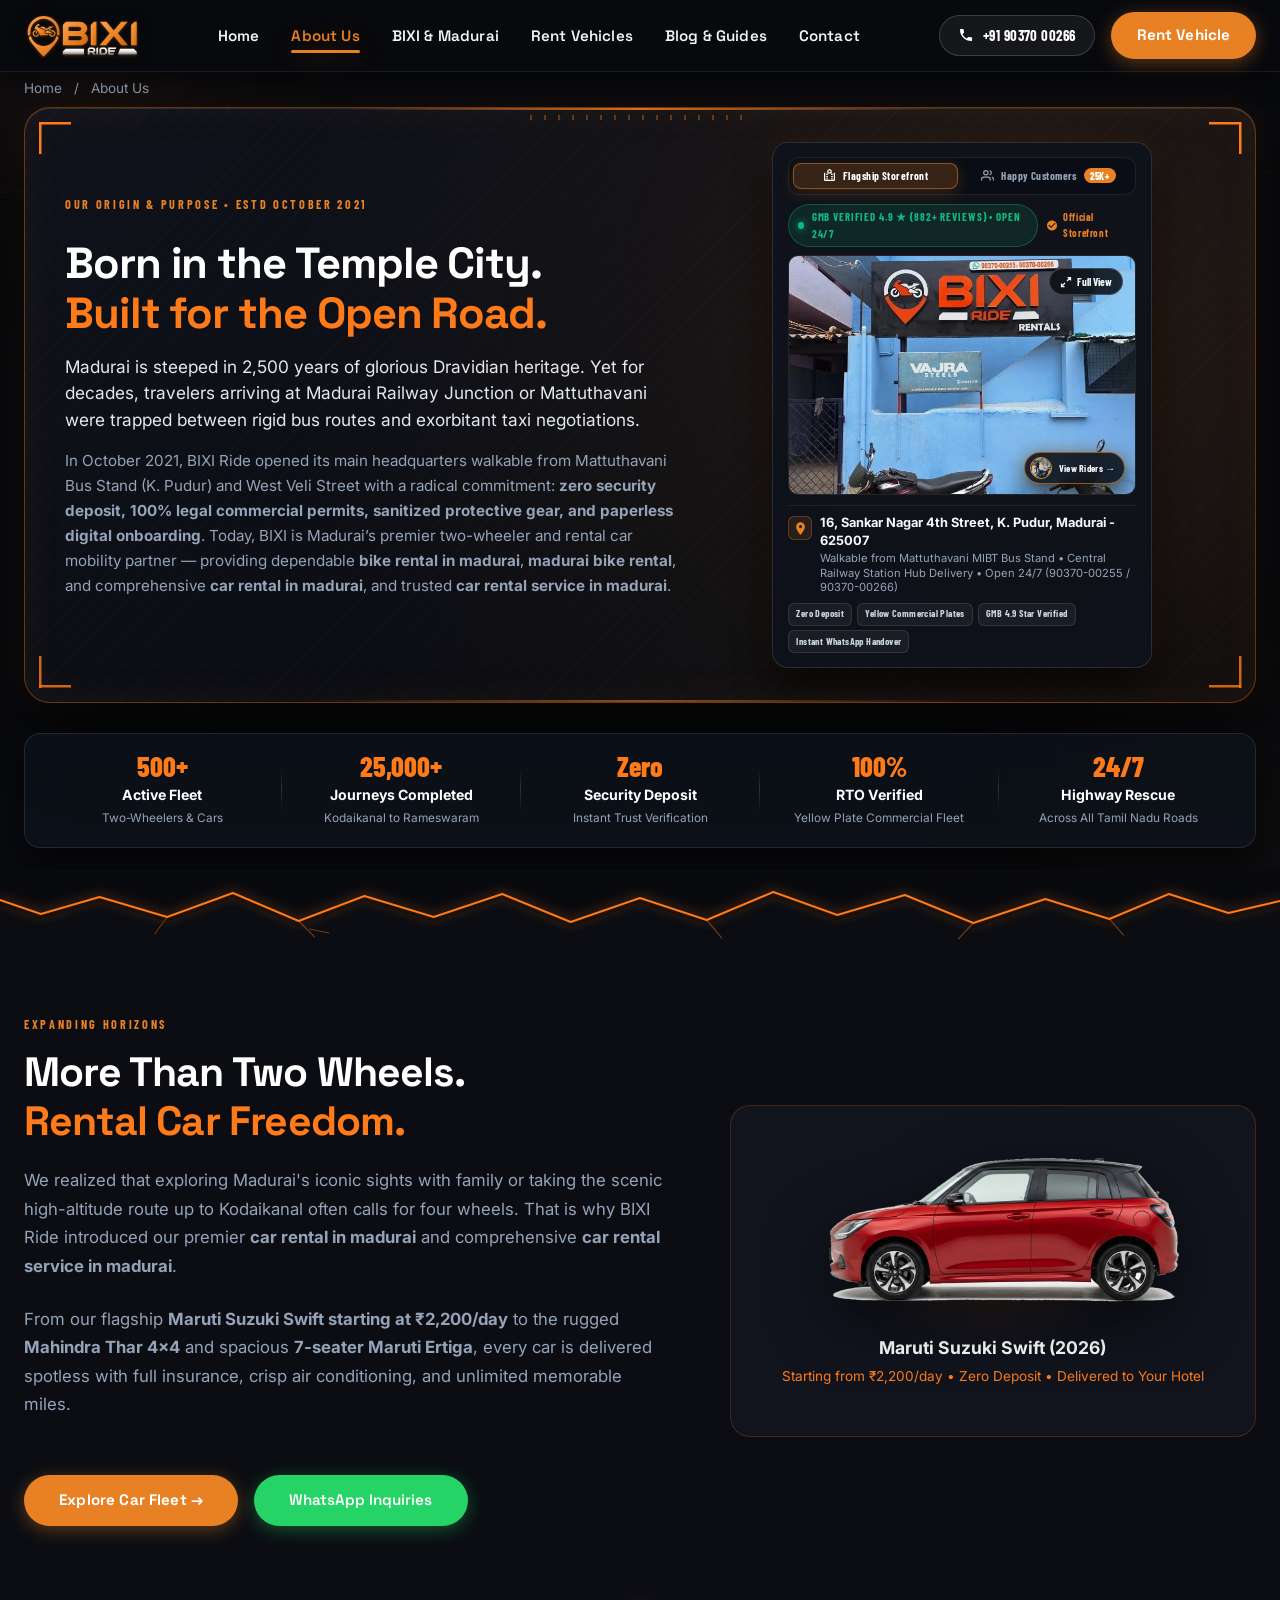
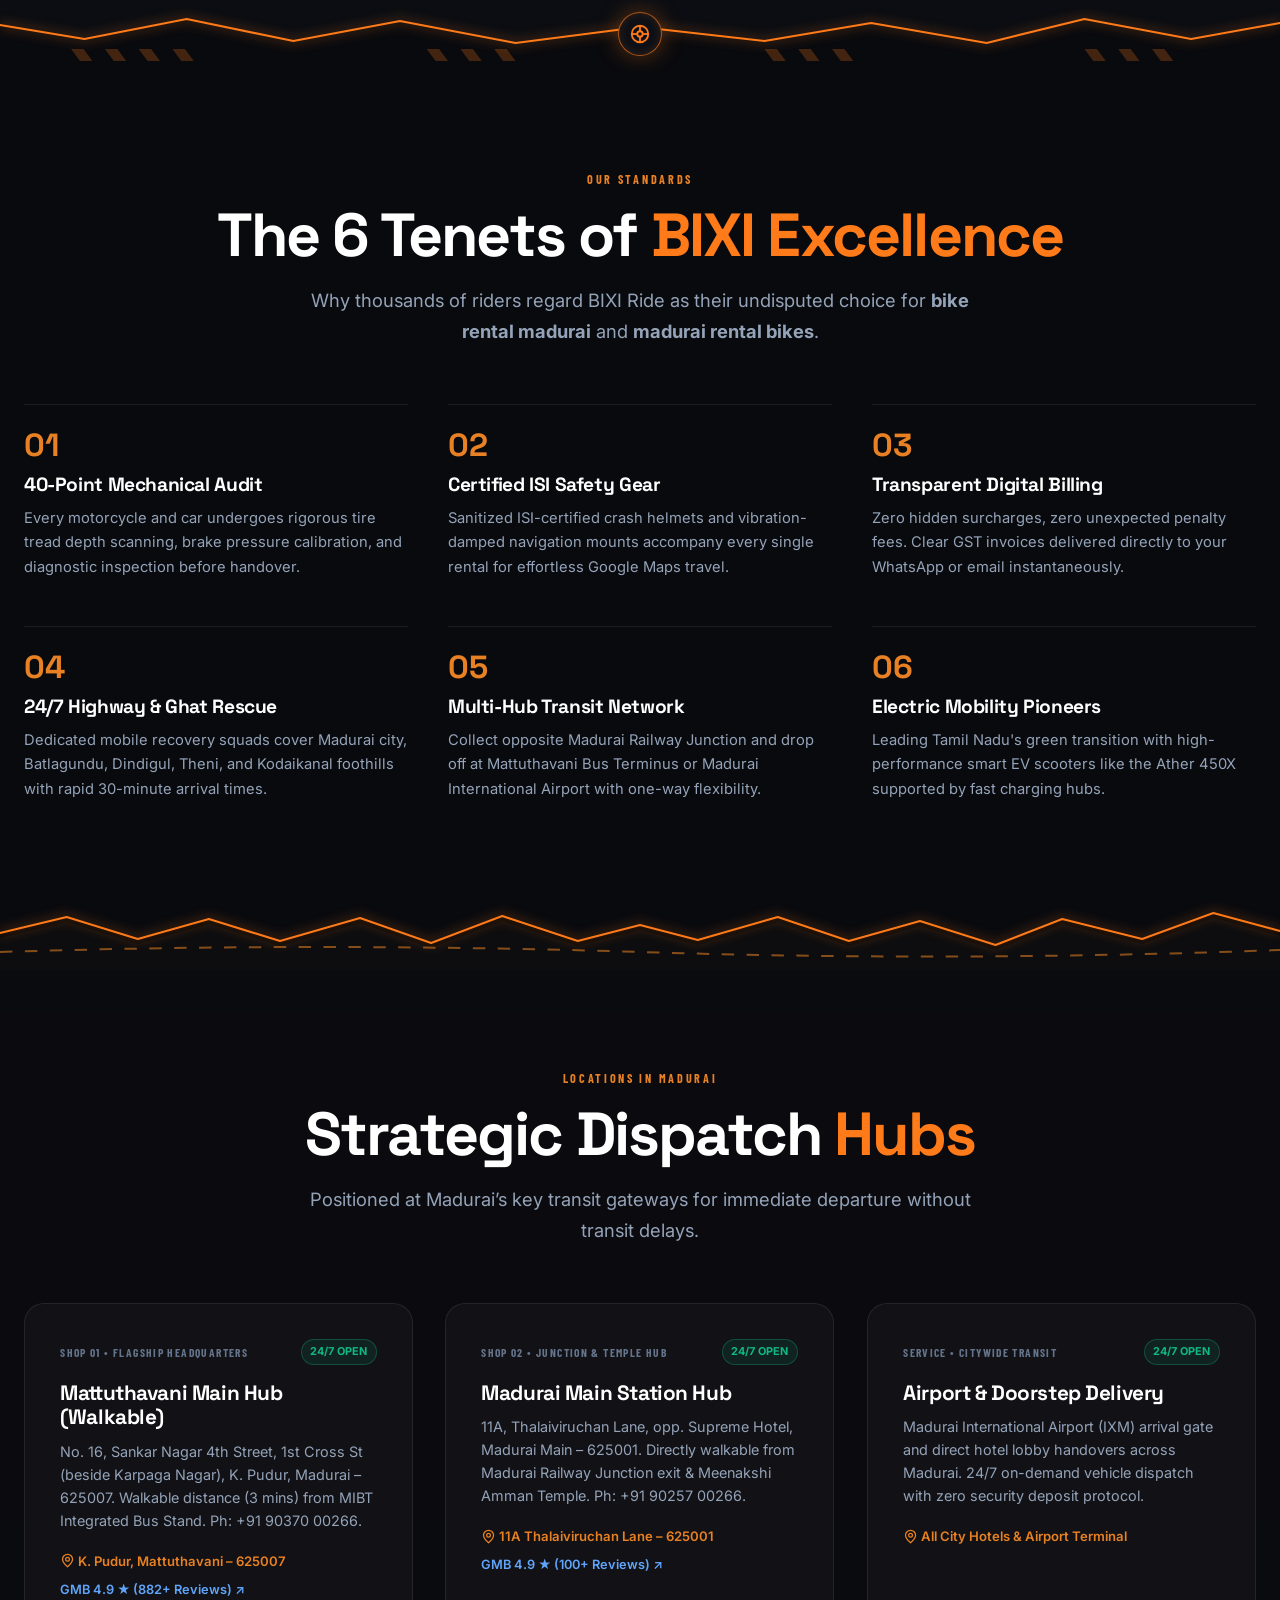
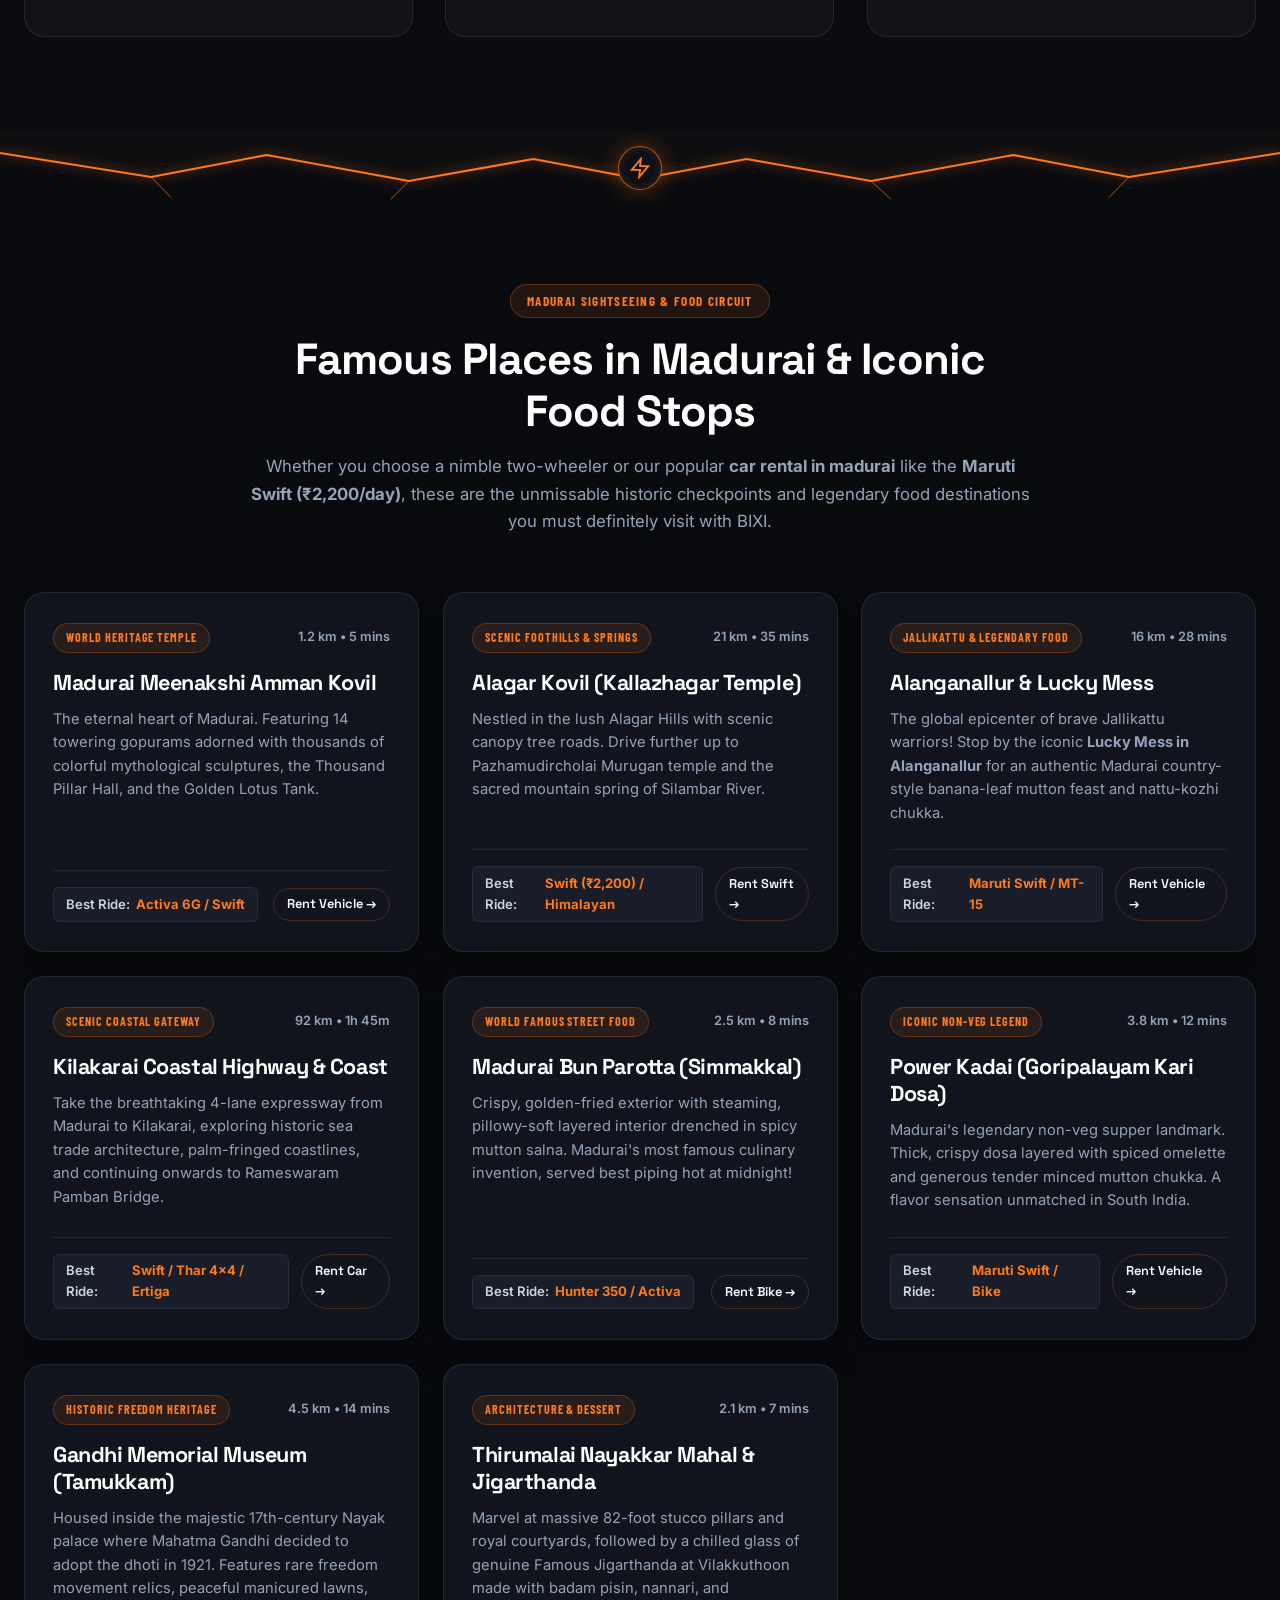
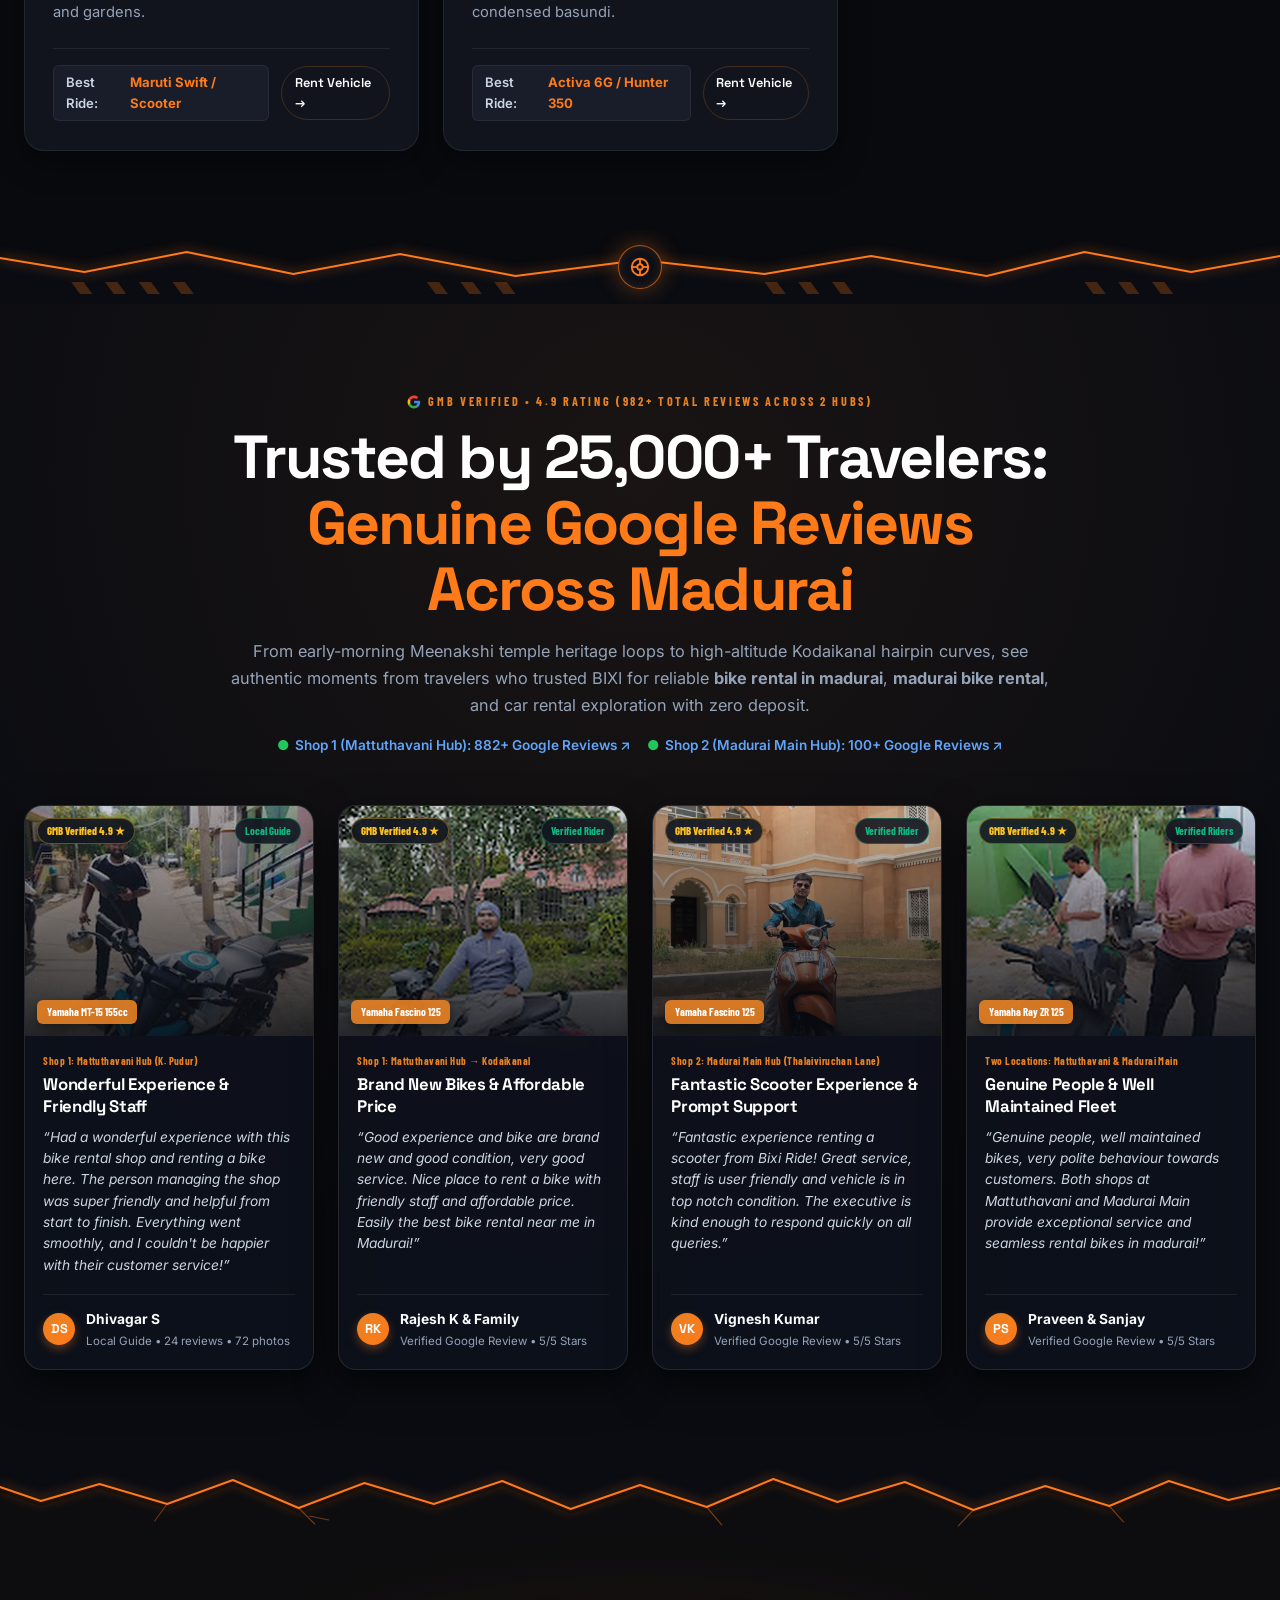
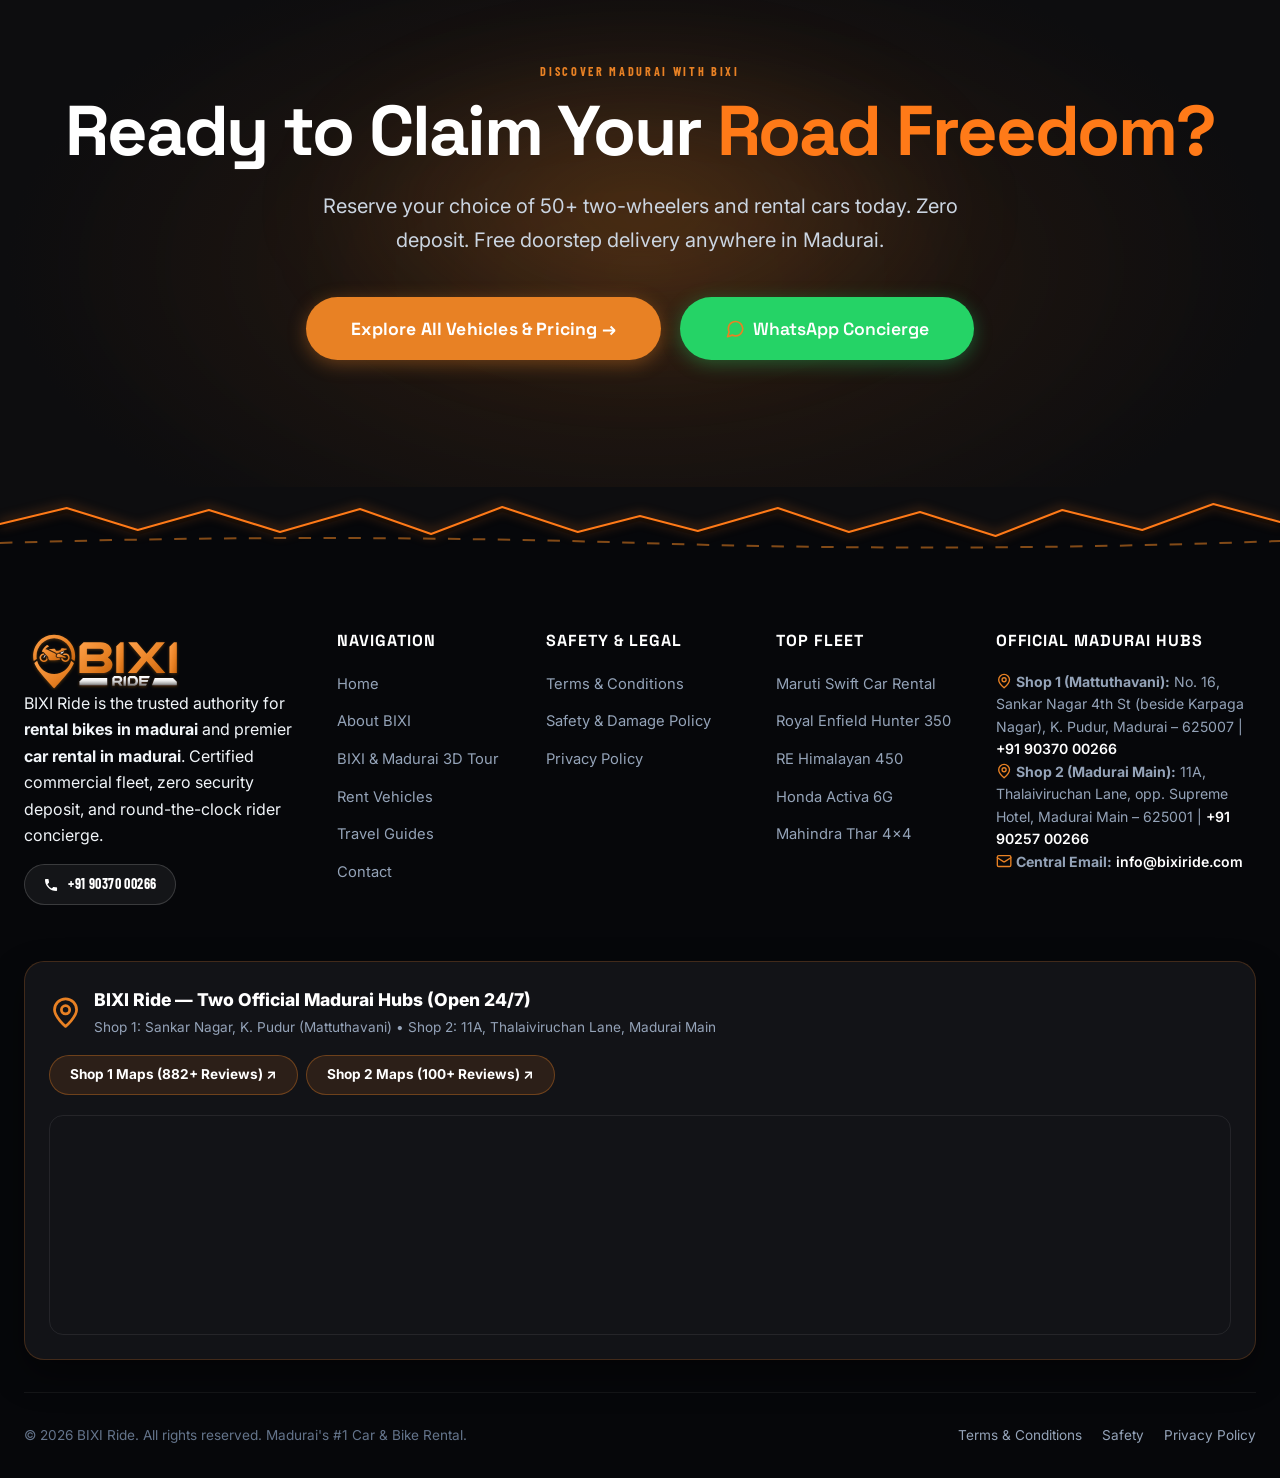
<file: about.html>
<!DOCTYPE html>
<html lang="en">
<head>
  <meta charset="UTF-8">
  <meta name="viewport" content="width=device-width, initial-scale=1.0">
  <meta http-equiv="Cache-Control" content="no-cache, no-store, must-revalidate">
  <meta http-equiv="Pragma" content="no-cache">
  <meta http-equiv="Expires" content="0">

  <title>About Us | BIXI Ride Bike & Car Rental Madurai</title>
  
  <!-- SEO Meta Tags -->
  <meta name="description" content="Discover BIXI Ride, Madurai's trusted vehicle rental provider founded in 2021. 42+ verified commercial vehicles, zero deposit, and 24/7 rider concierge.">
  <meta name="keywords" content="bike rental in madurai, madurai bike rental, rental bikes in madurai, bike rental madurai, madurai rental bikes, best bike rental near me, car rental in madurai, car rental in madurai, car rental service in madurai">
  <meta name="robots" content="index, follow, max-snippet:-1, max-image-preview:large, max-video-preview:-1">
  <link rel="canonical" href="https://saravana2745.github.io/bixi-theme/about.html">
  <link rel="sitemap" type="application/xml" title="Sitemap" href="/sitemap.xml">
  <meta name="geo.region" content="IN-TN">
  <meta name="geo.placename" content="Madurai">
  <meta name="geo.position" content="9.9252;78.1198">

  <!-- Open Graph -->
  <meta property="og:type" content="article">
  <meta property="og:url" content="https://saravana2745.github.io/bixi-theme/about.html">
  <meta property="og:title" content="About Us | BIXI Ride Bike & Car Rental Madurai">
  <meta property="og:description" content="Discover BIXI Ride, Madurai's trusted vehicle rental provider founded in 2021. 42+ verified commercial vehicles, zero deposit, and 24/7 rider concierge.">
  <meta property="og:image" content="https://saravana2745.github.io/bixi-theme/assets/images/logo.svg">
  <meta property="og:locale" content="en_IN">

  <!-- Transparent Favicon Suite & Fonts -->
  <link rel="icon" type="image/svg+xml" href="assets/images/logo-icon.svg?v=2.1.8">
  <link rel="icon" type="image/png" sizes="48x48" href="favicon-48x48.png?v=2.1.8">
  <link rel="icon" type="image/png" sizes="32x32" href="favicon-32x32.png?v=2.1.8">
  <link rel="icon" type="image/png" sizes="16x16" href="favicon-16x16.png?v=2.1.8">
  <link rel="apple-touch-icon" sizes="180x180" href="apple-touch-icon.png?v=2.1.8">
  <link rel="shortcut icon" href="favicon.ico?v=2.1.8">
  <link rel="preconnect" href="https://fonts.googleapis.com">
  <link rel="preconnect" href="https://fonts.gstatic.com" crossorigin>

  <!-- Stylesheets -->
  <link rel="stylesheet" href="assets/css/style.css?v=59.0">

  <!-- Breadcrumb & Organization Schema -->
    <!-- Mobile Floating Quick Call / Rent Bar -->
  <div class="mobile-floating-bar">
    <div class="mobile-floating-inner">
      <a href="tel:+919037000266" class="btn-secondary" style="font-size: 0.9rem; padding: 0.6rem;"><span class="bixi-badge-icon orange"><svg viewBox="0 0 24 24" fill="none" stroke="currentColor" stroke-width="2"><path d="M22 16.92v3a2 2 0 0 1-2.18 2 19.79 19.79 0 0 1-8.63-3.07 19.5 19.5 0 0 1-6-6 19.79 19.79 0 0 1-3.07-8.67A2 2 0 0 1 4.11 2h3a2 2 0 0 1 2 1.72 12.84 12.84 0 0 0 .7 2.81 2 2 0 0 1-.45 2.11L8.09 9.91a16 16 0 0 0 6 6l1.27-1.27a2 2 0 0 1 2.11-.45 12.84 12.84 0 0 0 2.81.7A2 2 0 0 1 22 16.92z"/></svg></span> Call Now</a>
      <a href="bikes.html" class="btn-primary" style="font-size: 0.9rem; padding: 0.6rem;"><span class="bixi-badge-icon orange"><svg viewBox="0 0 24 24" fill="none" stroke="currentColor" stroke-width="2"><polygon points="13 2 3 14 12 14 11 22 21 10 12 10 13 2"/></svg></span> Rent Vehicle</a>
    </div>
  </div>

  <script type="application/ld+json">
  {
    "@context": "https://schema.org",
    "@type": "AboutPage",
    "mainEntity": {
      "@type": "LocalBusiness",
      "name": "BIXI Ride Madurai",
      "image": ["https://bixiride.com/assets/images/store/bixi-ride-madurai-railway-station-hub.webp", "https://bixiride.com/assets/images/logo.svg"],
      "telephone": "+919037000266",
      "address": {
        "@type": "PostalAddress",
        "streetAddress": "No. 16, Sankar Nagar 4th Street, Beside Karpaga Nagar, K. Pudur, Walkable distance from Mattuthavani Bus Stand",
        "addressLocality": "Madurai",
        "addressRegion": "Tamil Nadu",
        "postalCode": "625007",
        "addressCountry": "IN"
      }
    },
    "breadcrumb": {
      "@type": "BreadcrumbList",
      "itemListElement": [
        {"@type": "ListItem","position": 1,"name": "Home","item": "https://bixiride.com/"},
        {"@type": "ListItem","position": 2,"name": "About Us","item": "https://bixiride.com/about.html"}
      ]
    }
  }
  </script>
  <link href="https://fonts.googleapis.com/css2?family=Barlow+Condensed:wght@600;700;800&family=Inter:wght@400;500;600;700&family=Outfit:wght@400;500;600;700;800;900&family=Syne:wght@700;800&family=Space+Grotesk:wght@600;700&display=swap" rel="stylesheet">
</head>
<body>
  <!-- Subtle Background Architectural & Topographic Art -->
  <div class="site-bg-art" aria-hidden="true">
    <div class="site-bg-ambient-1"></div>
    <div class="site-bg-ambient-2"></div>
    <svg viewBox="0 0 1440 900" fill="none" preserveAspectRatio="none" xmlns="http://www.w3.org/2000/svg">
      <path d="M-100 200 C300 150 600 350 1000 180 C1200 100 1400 220 1600 150" stroke="#E88124" stroke-width="1.5" stroke-dasharray="8 12"/>
      <path d="M-100 350 C200 400 500 250 900 420 C1200 500 1450 320 1600 380" stroke="#E88124" stroke-width="1" stroke-opacity="0.6"/>
      <path d="M-100 520 C350 480 700 600 1100 480 C1350 400 1500 550 1600 500" stroke="#E88124" stroke-width="1.2" stroke-dasharray="15 15" stroke-opacity="0.4"/>
      <path d="M-100 700 C400 750 800 620 1200 750 C1400 800 1550 700 1600 720" stroke="#E88124" stroke-width="1" stroke-opacity="0.5"/>
      <circle cx="1250" cy="250" r="120" stroke="#E88124" stroke-width="1" stroke-opacity="0.2" stroke-dasharray="4 8"/>
      <circle cx="1250" cy="250" r="4" fill="#E88124" fill-opacity="0.4"/>
      <circle cx="200" cy="650" r="90" stroke="#E88124" stroke-width="0.8" stroke-opacity="0.25"/>
      <line x1="200" y1="530" x2="200" y2="770" stroke="#E88124" stroke-width="0.5" stroke-opacity="0.2"/>
      <line x1="80" y1="650" x2="320" y2="650" stroke="#E88124" stroke-width="0.5" stroke-opacity="0.2"/>
    </svg>
  </div>


  <!-- Header -->
  <header class="site-header">
    <div class="container">
      <nav class="navbar" aria-label="Main Navigation">
        <a href="index.html" class="nav-brand" aria-label="BIXI Ride Madurai Home">
          <img src="assets/images/logo.svg" alt="BIXI Ride Logo" class="nav-logo" width="160" height="60">
        </a>
        <ul class="nav-links">
          <li><a href="index.html" class="nav-link">Home</a></li>
          <li><a href="about.html" class="nav-link active">About Us</a></li>
          <li><a href="bixi-and-madurai.html" class="nav-link">BIXI &amp; Madurai</a></li>
          <li><a href="bikes.html" class="nav-link">Rent Vehicles</a></li>
          <li><a href="blog.html" class="nav-link">Blog &amp; Guides</a></li>
          <li><a href="contact.html" class="nav-link">Contact</a></li>
        </ul>
        <div class="nav-actions">
          <a href="tel:+919037000266" class="btn-hotline" aria-label="Call BIXI Hotline">
            <svg viewBox="0 0 24 24" class="btn-hotline-icon" aria-hidden="true"><path d="M6.62 10.79a15.053 15.053 0 006.59 6.59l2.2-2.2a1 1 0 011.02-.24 11.72 11.72 0 003.68.59 1 1 0 011 1v3.5a1 1 0 01-1 1A17 17 0 013 4a1 1 0 011-1h3.5a1 1 0 011 1c0 1.25.2 2.45.59 3.68.09.31.02.66-.24 1.02l-2.23 2.09z"/></svg>
            <span class="hotline-number">+91 90370 00266</span>
          </a>
          <a href="bikes.html" class="btn-primary">Rent Vehicle</a>
          <button class="nav-toggle" aria-label="Toggle Menu">
            <span></span><span></span><span></span>
          </button>
        </div>
      </nav>
    </div>
  </header>

  <!-- Mobile Drawer Menu -->
  <div class="drawer-backdrop"></div>
  <aside class="mobile-nav-drawer" aria-label="Mobile Navigation">
    <div class="mobile-nav-top">
      <img src="assets/images/logo.svg" alt="BIXI Ride" width="140" style="margin-bottom: 2rem;">
      <ul class="mobile-nav-links">
        <li><a href="index.html" class="mobile-nav-link">Home <span class="mobile-nav-icon" aria-hidden="true"><svg viewBox="0 0 24 24" fill="none" stroke="currentColor" stroke-width="2" stroke-linecap="round" stroke-linejoin="round"><path d="M12 14l4-4"/><path d="M3.34 19a10 10 0 1 1 17.32 0"/><path d="M7 19h10"/></svg></span></a></li>
        <li><a href="about.html" class="mobile-nav-link active">About Us <span class="mobile-nav-icon" aria-hidden="true"><svg viewBox="0 0 24 24" fill="none" stroke="currentColor" stroke-width="2" stroke-linecap="round" stroke-linejoin="round"><path d="M12 3a9 9 0 0 0-9 9v3a2 2 0 0 0 2 2h14a2 2 0 0 0 2-2v-3a9 9 0 0 0-9-9Z"/><path d="M12 9h8.5"/><path d="M7 17v2h10v-2"/></svg></span></a></li>
        <li><a href="bixi-and-madurai.html" class="mobile-nav-link">BIXI &amp; Madurai <span class="mobile-nav-icon" aria-hidden="true"><svg viewBox="0 0 24 24" fill="none" stroke="currentColor" stroke-width="2" stroke-linecap="round" stroke-linejoin="round"><circle cx="6" cy="19" r="3"/><path d="M9 19h8.5a3.5 3.5 0 0 0 0-7h-11a3.5 3.5 0 0 1 0-7H15"/><circle cx="18" cy="5" r="3"/></svg></span></a></li>
        <li><a href="bikes.html" class="mobile-nav-link">Rent Vehicles <span class="mobile-nav-icon" aria-hidden="true"><svg viewBox="0 0 24 24" fill="none" stroke="currentColor" stroke-width="2" stroke-linecap="round" stroke-linejoin="round"><circle cx="5.5" cy="17.5" r="3"/><circle cx="18.5" cy="17.5" r="3"/><path d="M8.5 17.5h6l-1.5-5h-3l-1.5 5zm6.5-5L17 7h2.5"/><path d="M10 12.5 8 8.5H5.5"/></svg></span></a></li>
        <li><a href="blog.html" class="mobile-nav-link">Blog &amp; Guides <span class="mobile-nav-icon" aria-hidden="true"><svg viewBox="0 0 24 24" fill="none" stroke="currentColor" stroke-width="2" stroke-linecap="round" stroke-linejoin="round"><circle cx="12" cy="12" r="10"/><polygon points="16.24 7.76 14.12 14.12 7.76 16.24 9.88 9.88 16.24 7.76"/></svg></span></a></li>
        <li><a href="contact.html" class="mobile-nav-link">Contact Us <span class="mobile-nav-icon" aria-hidden="true"><svg viewBox="0 0 24 24" fill="none" stroke="currentColor" stroke-width="2" stroke-linecap="round" stroke-linejoin="round"><path d="M21 2l-2 2m-7.61 7.61a5.5 5.5 0 1 1-7.778 7.778 5.5 5.5 0 0 1 7.777-7.777zm0 0L15.5 7.5m0 0l3 3L22 7l-3-3m-3.5 3.5L19 4"/></svg></span></a></li>
      </ul>
    </div>
    <div class="mobile-nav-footer">
      <a href="tel:+919037000266" class="btn-hotline mobile-drawer-call">
        <svg viewBox="0 0 24 24" class="btn-hotline-icon" aria-hidden="true"><path d="M6.62 10.79a15.053 15.053 0 006.59 6.59l2.2-2.2a1 1 0 011.02-.24 11.72 11.72 0 003.68.59 1 1 0 011 1v3.5a1 1 0 01-1 1A17 17 0 013 4a1 1 0 011-1h3.5a1 1 0 011 1c0 1.25.2 2.45.59 3.68.09.31.02.66-.24 1.02l-2.23 2.09z"/></svg>
        <span>+91 90370 00266</span>
      </a>
      <a href="bikes.html" class="btn-primary" style="width: 100%; margin-bottom: 0.8rem;">Explore Fleet</a>
      <a href="https://wa.me/919037000266" class="btn-secondary btn-whatsapp" style="width: 100%;">WhatsApp Booking</a>
    </div>
  </aside>

  <!-- Main Content -->
  <main>
    <!-- ═══════════════ EDITORIAL MANIFESTO HERO ═══════════════ -->
    <section class="lux-about-hero">
      <div class="lux-about-hero-mesh" aria-hidden="true"></div>
      <div class="container">
        <nav class="article-breadcrumbs" aria-label="Breadcrumb">
          <a href="index.html">Home</a> &nbsp;/&nbsp; <span>About Us</span>
        </nav>

        <div class="lux-about-hero-grid">
          <!-- Left: Editorial Manifesto -->
          <div class="lux-manifesto-block">
            <span class="lux-category-tag">OUR ORIGIN &amp; PURPOSE • ESTD OCTOBER 2021</span>
            <h1 class="lux-manifesto-h1">
              Born in the Temple City.<br>
              <span class="text-orange">Built for the Open Road.</span>
            </h1>
            <p class="lux-manifesto-lead">
              Madurai is steeped in 2,500 years of glorious Dravidian heritage. Yet for decades, travelers arriving at Madurai Railway Junction or Mattuthavani were trapped between rigid bus routes and exorbitant taxi negotiations.
            </p>
            <p class="lux-manifesto-body">
              In October 2021, BIXI Ride opened its main headquarters walkable from Mattuthavani Bus Stand (K. Pudur) and West Veli Street with a radical commitment: <strong>zero security deposit, 100% legal commercial permits, sanitized protective gear, and paperless digital onboarding</strong>. Today, BIXI is Madurai’s premier two-wheeler and rental car mobility partner — providing dependable <strong>bike rental in madurai</strong>, <strong>madurai bike rental</strong>, and comprehensive <strong>car rental in madurai</strong>, and trusted <strong>car rental service in madurai</strong>.
            </p>
          </div>

                    <!-- Right: Flagship Storefront Hub & Verified Experience Showcase -->
          <div class="lux-storefront-spotlight-card bixi-reveal reveal-right" id="heroStorefrontCard">
            
            <div class="storefront-card-inner">
              <!-- Showcase Tab Switcher -->
              <div class="hero-showcase-tabs" role="tablist" aria-label="BIXI Madurai Flagship & Riders Showcase">
                <button type="button" class="hero-tab-btn active" id="tabBtnHub" role="tab" aria-selected="true" aria-controls="viewPanelHub">
                  <svg width="13" height="13" viewBox="0 0 24 24" fill="none" stroke="currentColor" stroke-width="2.2"><path d="M3 21h18M3 7v14M21 7v14M6 10h3M15 10h3M6 14h3M15 14h3M6 18h3M15 18h3M9 3l3-2 3 2v4H9z"/></svg>
                  <span>Flagship Storefront</span>
                </button>
                <button type="button" class="hero-tab-btn" id="tabBtnRiders" role="tab" aria-selected="false" aria-controls="viewPanelRiders">
                  <svg width="13" height="13" viewBox="0 0 24 24" fill="none" stroke="currentColor" stroke-width="2.2"><path d="M17 21v-2a4 4 0 0 0-4-4H5a4 4 0 0 0-4 4v2"/><circle cx="9" cy="7" r="4"/><path d="M23 21v-2a4 4 0 0 0-3-3.87M16 3.13a4 4 0 0 1 0 7.75"/></svg>
                  <span>Happy Customers</span>
                  <span class="hero-tab-badge">25K+</span>
                </button>
              </div>

              <!-- View 1: Authentic Flagship Storefront Hub -->
              <div class="hero-showcase-panel active" id="viewPanelHub" role="tabpanel" aria-labelledby="tabBtnHub">
                <div class="storefront-topbar">
                  <div class="storefront-live-pill">
                    <span class="live-pulse-dot" aria-hidden="true"></span>
                    <span class="live-pill-text">GMB VERIFIED 4.9 ★ (882+ REVIEWS) &bull; OPEN 24/7</span>
                  </div>
                  <span class="storefront-verified-chip">
                    <svg width="13" height="13" viewBox="0 0 24 24" fill="#E88124"><path d="M12 2C6.48 2 2 6.48 2 12s4.48 10 10 10 10-4.48 10-10S17.52 2 12 2zm-2 15l-5-5 1.41-1.41L10 14.17l7.59-7.59L19 8l-9 9z"/></svg>
                    Official Storefront
                  </span>
                </div>

                <div class="storefront-photo-frame">
                  <img src="assets/images/store/bixi-ride-madurai-storefront-hub.webp" 
                       alt="BIXI Ride Madurai Flagship Storefront Hub - 16 Sankar Nagar K.Pudur &amp; Central Station - Bike rental in madurai" 
                       width="1024" height="460" 
                       class="storefront-hero-img" 
                       fetchpriority="high">
                  
                  <!-- Full View Expand Pill -->
                  <a href="assets/images/store/bixi-ride-madurai-storefront-hub.jpg" 
                     target="_blank" 
                     rel="noopener noreferrer" 
                     class="storefront-expand-pill" 
                     title="Click to view full photo in high resolution">
                    <svg width="12" height="12" viewBox="0 0 24 24" fill="none" stroke="currentColor" stroke-width="2.5"><path d="M15 3h6v6M9 21H3v-6M21 3l-7 7M3 21l7-7"/></svg>
                    <span>Full View</span>
                  </a>

                  <!-- Picture-in-Picture Quick Switcher Chip -->
                  <button type="button" class="hero-pip-switcher" id="pipToRiders" title="Switch to Happy Customers photo">
                    <img src="assets/images/customers/bixi-happy-customer-yamaha-mt15-madurai-rental.webp" alt="Preview happy customer" class="pip-thumb-img">
                    <span class="pip-label">View Riders →</span>
                  </button>
                </div>

                <div class="storefront-meta-panel">
                  <div class="storefront-address-row">
                    <div class="address-icon-box">
                      <svg width="15" height="15" viewBox="0 0 24 24" fill="#E88124"><path d="M12 2C8.13 2 5 5.13 5 9c0 5.25 7 13 7 13s7-7.75 7-13c0-3.87-3.13-7-7-7zm0 9.5c-1.38 0-2.5-1.12-2.5-2.5s1.12-2.5 2.5-2.5 2.5 1.12 2.5 2.5-1.12 2.5-2.5 2.5z"/></svg>
                    </div>
                    <div class="address-text-wrap">
                      <strong class="address-title">16, Sankar Nagar 4th Street, K. Pudur, Madurai - 625007</strong>
                      <span class="address-city">Walkable from Mattuthavani MIBT Bus Stand &bull; Central Railway Station Hub Delivery &bull; Open 24/7 (90370-00255 / 90370-00266)</span>
                    </div>
                  </div>

                  <div class="storefront-quick-chips">
                    <span class="storefront-chip">Zero Deposit</span>
                    <span class="storefront-chip">Yellow Commercial Plates</span>
                    <span class="storefront-chip">GMB 4.9 Star Verified</span>
                    <span class="storefront-chip">Instant WhatsApp Handover</span>
                  </div>
                </div>
              </div>

              <!-- View 2: Real Happy Customers Group Photo -->
              <div class="hero-showcase-panel" id="viewPanelRiders" role="tabpanel" aria-labelledby="tabBtnRiders" style="display: none;">
                <div class="storefront-topbar">
                  <div class="storefront-live-pill" style="background: rgba(232, 129, 36, 0.12); border-color: rgba(232, 129, 36, 0.35);">
                    <span class="live-pulse-dot" style="background: #E88124; box-shadow: 0 0 8px #E88124;" aria-hidden="true"></span>
                    <span class="live-pill-text" style="color: #E88124;">GMB VERIFIED 4.9 ★ (882+ REVIEWS) &bull; HAPPY RIDERS</span>
                  </div>
                  <span class="storefront-verified-chip" style="color: #10B981;">
                    <svg width="13" height="13" viewBox="0 0 24 24" fill="#10B981"><path d="M12 2C6.48 2 2 6.48 2 12s4.48 10 10 10 10-4.48 10-10S17.52 2 12 2zm-2 15l-5-5 1.41-1.41L10 14.17l7.59-7.59L19 8l-9 9z"/></svg>
                    Verified Experience
                  </span>
                </div>

                <div class="storefront-photo-frame">
                  <img src="assets/images/customers/bixi-happy-customer-yamaha-mt15-madurai-rental.webp" 
                       alt="Happy customer renting Yamaha MT-15 in Madurai from BIXI Ride - best bike rental near me" 
                       width="600" height="600" 
                       class="storefront-hero-img" 
                       loading="lazy">
                  
                  <!-- Full View Expand Pill -->
                  <a href="assets/images/customers/bixi-happy-customer-yamaha-mt15-madurai-rental.jpg" 
                     target="_blank" 
                     rel="noopener noreferrer" 
                     class="storefront-expand-pill" 
                     title="Click to view full customer photo in high resolution">
                    <svg width="12" height="12" viewBox="0 0 24 24" fill="none" stroke="currentColor" stroke-width="2.5"><path d="M15 3h6v6M9 21H3v-6M21 3l-7 7M3 21l7-7"/></svg>
                    <span>Full View</span>
                  </a>

                  <!-- Picture-in-Picture Quick Switcher Chip -->
                  <button type="button" class="hero-pip-switcher" id="pipToHub" title="Switch to Flagship Storefront photo">
                    <img src="assets/images/store/bixi-ride-madurai-storefront-hub.webp" alt="Preview flagship hub" class="pip-thumb-img">
                    <span class="pip-label">View Storefront →</span>
                  </button>
                </div>

                <div class="storefront-meta-panel">
                  <div class="storefront-address-row">
                    <div class="address-icon-box" style="background: rgba(16, 185, 129, 0.12); border-color: rgba(16, 185, 129, 0.3);">
                      <svg width="15" height="15" viewBox="0 0 24 24" fill="#10B981"><path d="M12 21.35l-1.45-1.32C5.4 15.36 2 12.28 2 8.5 2 5.42 4.42 3 7.5 3c1.74 0 3.41.81 4.5 2.09C13.09 3.81 14.76 3 16.5 3 19.58 3 22 5.42 22 8.5c0 3.78-3.4 6.86-8.55 11.54L12 21.35z"/></svg>
                    </div>
                    <div class="address-text-wrap">
                      <strong class="address-title">Arun Kumar &amp; Friends (Chennai) &bull; Yamaha MT-15 155cc</strong>
                      <span class="address-city">&ldquo;Booked in 3 mins on WhatsApp. Spotless Yamaha MT-15, zero deposit, thrilling performance on Madurai bypass!&rdquo;</span>
                    </div>
                  </div>

                  <div class="storefront-quick-chips">
                    <span class="storefront-chip">GMB 4.9 Star</span>
                    <span class="storefront-chip">Yamaha MT-15 155cc</span>
                    <span class="storefront-chip">60-Sec Onboarding</span>
                    <span class="storefront-chip">Car Rental in Madurai Partner</span>
                  </div>
                </div>
              </div>
            </div>
          </div>
        </div>
        
        <!-- Metric Pillars (Pure Typography & Subtle Lines) -->
        <div class="lux-metrics-strip bixi-reveal">

          <div class="lux-metric-item" data-target="500" data-suffix="+">
            <span class="lux-m-num">500+</span>
            <span class="lux-m-label">Active Fleet</span>
            <span class="lux-m-sub">Two-Wheelers &amp; Cars</span>
          </div>
          <div class="lux-metric-sep"></div>
          <div class="lux-metric-item" data-target="25000" data-suffix="+">
            <span class="lux-m-num">25,000+</span>
            <span class="lux-m-label">Journeys Completed</span>
            <span class="lux-m-sub">Kodaikanal to Rameswaram</span>
          </div>
          <div class="lux-metric-sep"></div>
          <div class="lux-metric-item">
            <span class="lux-m-num">Zero</span>
            <span class="lux-m-label">Security Deposit</span>
            <span class="lux-m-sub">Instant Trust Verification</span>
          </div>
          <div class="lux-metric-sep"></div>
          <div class="lux-metric-item" data-target="100" data-suffix="%">
            <span class="lux-m-num">100%</span>
            <span class="lux-m-label">RTO Verified</span>
            <span class="lux-m-sub">Yellow Plate Commercial Fleet</span>
          </div>
          <div class="lux-metric-sep"></div>
          <div class="lux-metric-item" data-target="24" data-suffix="/7">
            <span class="lux-m-num">24/7</span>
            <span class="lux-m-label">Highway Rescue</span>
            <span class="lux-m-sub">Across All Tamil Nadu Roads</span>
          </div>
        </div>
      </div>
    </section>

    <!-- ═══════════════ THE CAR EXPANSION MANIFESTO ═══════════════ -->

        <!-- Automotive Torn Asphalt & Fracture Divider -->
    <div class="bixi-section-divider bixi-div-torn" style="--div-top: #090A0E; --div-bottom: #0B0D12;" aria-hidden="true">
      <svg class="bixi-div-svg" viewBox="0 0 1440 74" preserveAspectRatio="none">
        <path class="bixi-div-tear-shadow" d="M0,0 L1440,0 L1440,36 L1382,48 L1315,29 L1248,54 L1176,34 L1095,58 L1018,30 L942,50 L870,27 L795,55 L720,33 L642,57 L565,29 L488,52 L410,31 L336,56 L262,28 L188,52 L112,32 L46,49 L0,35 Z"/>
        <path class="bixi-div-top-fill" d="M0,0 L1440,0 L1440,31 L1382,43 L1315,24 L1248,49 L1176,29 L1095,53 L1018,25 L942,45 L870,22 L795,50 L720,28 L642,52 L565,24 L488,47 L410,26 L336,51 L262,23 L188,47 L112,27 L46,44 L0,30 Z"/>
        <path class="bixi-div-crack-glow" d="M0,30 L46,44 L112,27 L188,47 L262,23 L336,51 L410,26 L488,47 L565,24 L642,52 L720,28 L795,50 L870,22 L942,45 L1018,25 L1095,53 L1176,29 L1248,49 L1315,24 L1382,43 L1440,31"/>
        <path class="bixi-div-crack-sub" d="M336,51 L354,67 M348,59 L370,63 M795,50 L812,68 M1095,53 L1078,69 M1248,49 L1264,65 M188,47 L174,64"/>
      </svg>
    </div>

    <section class="lux-car-manifesto-section">
      <div class="container">
        <div class="lux-split-editorial">
          <div class="lux-se-left">
            <span class="lux-category-tag">EXPANDING HORIZONS</span>
            <h2 class="lux-se-heading">
              More Than Two Wheels.<br>
              <span class="text-orange">Rental Car Freedom.</span>
            </h2>
            <p class="lux-se-p">
              We realized that exploring Madurai's iconic sights with family or taking the scenic high-altitude route up to Kodaikanal often calls for four wheels. That is why BIXI Ride introduced our premier <strong>car rental in madurai</strong> and comprehensive <strong>car rental service in madurai</strong>.
            </p>
            <p class="lux-se-p">
              From our flagship <strong>Maruti Suzuki Swift starting at ₹2,200/day</strong> to the rugged <strong>Mahindra Thar 4×4</strong> and spacious <strong>7-seater Maruti Ertiga</strong>, every car is delivered spotless with full insurance, crisp air conditioning, and unlimited memorable miles.
            </p>
            <div class="lux-se-actions">
              <a href="bikes.html" class="btn-primary" style="padding: 0.85rem 2.2rem;">Explore Car Fleet →</a>
              <a href="https://wa.me/919037000266" class="btn-secondary btn-whatsapp" style="padding: 0.85rem 2.2rem;" target="_blank" rel="noopener">WhatsApp Inquiries</a>
            </div>
          </div>
          <div class="lux-se-right">
            <div class="lux-se-visual-box">
              <div class="lux-se-halo"></div>
              <img src="assets/images/bikes/car-swift.webp" alt="Maruti Swift car rental in madurai car rental" class="lux-se-img">
              <div class="lux-se-caption">
                <strong>Maruti Suzuki Swift (2026)</strong>
                <span>Starting from ₹2,200/day • Zero Deposit • Delivered to Your Hotel</span>
              </div>
            </div>
          </div>
        </div>
      </div>
    </section>

    <!-- ═══════════════ 6 TENETS OF FLEET EXCELLENCE ═══════════════ -->

        <!-- Automotive Tire-Tread Skid & Torn Edge Divider -->
    <div class="bixi-section-divider bixi-div-tread" style="--div-top: #0B0D12; --div-bottom: #090A0E;" aria-hidden="true">
      <svg class="bixi-div-svg" viewBox="0 0 1440 74" preserveAspectRatio="none">
        <path class="bixi-div-top-fill" d="M0,0 L1440,0 L1440,26 L1340,42 L1220,22 L1110,46 L980,26 L860,44 L720,30 L580,46 L450,24 L330,44 L210,22 L95,42 L0,28 Z"/>
        <path class="bixi-div-crack-glow" d="M0,28 L95,42 L210,22 L330,44 L450,24 L580,46 L720,30 L860,44 L980,26 L1110,46 L1220,22 L1340,42 L1440,26"/>
        <g class="bixi-div-tread-mark">
          <polygon points="80,52 94,52 104,64 90,64"/><polygon points="118,52 132,52 142,64 128,64"/><polygon points="156,52 170,52 180,64 166,64"/><polygon points="194,52 208,52 218,64 204,64"/>
          <polygon points="480,52 494,52 504,64 490,64"/><polygon points="518,52 532,52 542,64 528,64"/><polygon points="556,52 570,52 580,64 566,64"/>
          <polygon points="860,52 874,52 884,64 870,64"/><polygon points="898,52 912,52 922,64 908,64"/><polygon points="936,52 950,52 960,64 946,64"/>
          <polygon points="1220,52 1234,52 1244,64 1230,64"/><polygon points="1258,52 1272,52 1282,64 1268,64"/><polygon points="1296,52 1310,52 1320,64 1306,64"/>
        </g>
      </svg>
      <div class="bixi-div-emblem">
        <svg viewBox="0 0 24 24" stroke-width="2"><circle cx="12" cy="12" r="9"/><circle cx="12" cy="12" r="3"/><line x1="12" y1="3" x2="12" y2="9"/><line x1="12" y1="15" x2="12" y2="21"/><line x1="3" y1="12" x2="9" y2="12"/><line x1="15" y1="12" x2="21" y2="12"/></svg>
      </div>
    </div>

    <section class="lux-tenets-section">
      <div class="container">
        <div class="lux-section-header">
          <span class="lux-category-tag">OUR STANDARDS</span>
          <h2 class="lux-heading-giant">
            The 6 Tenets of <span class="text-orange">BIXI Excellence</span>
          </h2>
          <p class="lux-sub-lead">
            Why thousands of riders regard BIXI Ride as their undisputed choice for <strong>bike rental madurai</strong> and <strong>madurai rental bikes</strong>.
          </p>
        </div>

        <div class="lux-tenets-grid">
          <div class="lux-tenet-item">
            <span class="lux-t-num">01</span>
            <h3 class="lux-t-title">40-Point Mechanical Audit</h3>
            <p class="lux-t-desc">Every motorcycle and car undergoes rigorous tire tread depth scanning, brake pressure calibration, and diagnostic inspection before handover.</p>
          </div>

          <div class="lux-tenet-item">
            <span class="lux-t-num">02</span>
            <h3 class="lux-t-title">Certified ISI Safety Gear</h3>
            <p class="lux-t-desc">Sanitized ISI-certified crash helmets and vibration-damped navigation mounts accompany every single rental for effortless Google Maps travel.</p>
          </div>

          <div class="lux-tenet-item">
            <span class="lux-t-num">03</span>
            <h3 class="lux-t-title">Transparent Digital Billing</h3>
            <p class="lux-t-desc">Zero hidden surcharges, zero unexpected penalty fees. Clear GST invoices delivered directly to your WhatsApp or email instantaneously.</p>
          </div>

          <div class="lux-tenet-item">
            <span class="lux-t-num">04</span>
            <h3 class="lux-t-title">24/7 Highway &amp; Ghat Rescue</h3>
            <p class="lux-t-desc">Dedicated mobile recovery squads cover Madurai city, Batlagundu, Dindigul, Theni, and Kodaikanal foothills with rapid 30-minute arrival times.</p>
          </div>

          <div class="lux-tenet-item">
            <span class="lux-t-num">05</span>
            <h3 class="lux-t-title">Multi-Hub Transit Network</h3>
            <p class="lux-t-desc">Collect opposite Madurai Railway Junction and drop off at Mattuthavani Bus Terminus or Madurai International Airport with one-way flexibility.</p>
          </div>

          <div class="lux-tenet-item">
            <span class="lux-t-num">06</span>
            <h3 class="lux-t-title">Electric Mobility Pioneers</h3>
            <p class="lux-t-desc">Leading Tamil Nadu's green transition with high-performance smart EV scooters like the Ather 450X supported by fast charging hubs.</p>
          </div>
        </div>
      </div>
    </section>

    <!-- ═══════════════ STRATEGIC TRANSIT HUBS ═══════════════ -->

        <!-- Cracked Highway Striping & Torn Paper Divider -->
    <div class="bixi-section-divider bixi-div-highway" style="--div-top: #090A0E; --div-bottom: #0D0D0F;" aria-hidden="true">
      <svg class="bixi-div-svg" viewBox="0 0 1440 74" preserveAspectRatio="none">
        <path class="bixi-div-tear-shadow" d="M0,0 L1440,0 L1440,40 L1365,22 L1285,48 L1195,28 L1120,54 L1035,30 L955,50 L875,26 L785,49 L720,34 L650,50 L565,25 L485,52 L405,27 L315,50 L235,28 L155,48 L75,26 L0,42 Z"/>
        <path class="bixi-div-top-fill" d="M0,0 L1440,0 L1440,35 L1365,17 L1285,43 L1195,23 L1120,49 L1035,25 L955,45 L875,21 L785,44 L720,29 L650,45 L565,20 L485,47 L405,22 L315,45 L235,23 L155,43 L75,21 L0,37 Z"/>
        <path class="bixi-div-dash-line" d="M0,56 Q360,46 720,56 T1440,54"/>
        <path class="bixi-div-crack-glow" d="M0,37 L75,21 L155,43 L235,23 L315,45 L405,22 L485,47 L565,20 L650,45 L720,29 L785,44 L875,21 L955,45 L1035,25 L1120,49 L1195,23 L1285,43 L1365,17 L1440,35"/>
      </svg>
    </div>

    <section class="lux-hubs-section">
      <div class="container">
        <div class="lux-section-header">
          <span class="lux-category-tag">LOCATIONS IN MADURAI</span>
          <h2 class="lux-heading-giant">
            Strategic Dispatch <span class="text-orange">Hubs</span>
          </h2>
          <p class="lux-sub-lead">
            Positioned at Madurai’s key transit gateways for immediate departure without transit delays.
          </p>
        </div>

        <div class="lux-hubs-grid">
          <div class="lux-hub-card">
            <div class="lux-hub-top">
              <span class="lux-hub-code">SHOP 01 • FLAGSHIP HEADQUARTERS</span>
              <span class="lux-hub-badge">24/7 OPEN</span>
            </div>
            <h3 class="lux-hub-title">Mattuthavani Main Hub (Walkable)</h3>
            <p class="lux-hub-desc">No. 16, Sankar Nagar 4th Street, 1st Cross St (beside Karpaga Nagar), K. Pudur, Madurai – 625007. Walkable distance (3 mins) from MIBT Integrated Bus Stand. Ph: +91 90370 00266.</p>
            <div class="lux-hub-address" style="display: flex; justify-content: space-between; align-items: center; flex-wrap: wrap; gap: 0.5rem;">
              <span><span class="bixi-badge-icon orange"><svg viewBox="0 0 24 24" fill="none" stroke="currentColor" stroke-width="2"><path d="M12 2a8 8 0 0 0-8 8c0 5.25 8 12 8 12s8-6.75 8-12a8 8 0 0 0-8-8z"/><circle cx="12" cy="10" r="3"/></svg></span> K. Pudur, Mattuthavani – 625007</span>
              <a href="https://share.google/HIhNL3azR9SGpXfqi" target="_blank" rel="noopener noreferrer" style="color: #60A5FA; font-weight: 600; font-size: 0.8rem;">GMB 4.9 ★ (882+ Reviews) ↗</a>
            </div>
          </div>

          <div class="lux-hub-card">
            <div class="lux-hub-top">
              <span class="lux-hub-code">SHOP 02 • JUNCTION &amp; TEMPLE HUB</span>
              <span class="lux-hub-badge">24/7 OPEN</span>
            </div>
            <h3 class="lux-hub-title">Madurai Main Station Hub</h3>
            <p class="lux-hub-desc">11A, Thalaiviruchan Lane, opp. Supreme Hotel, Madurai Main – 625001. Directly walkable from Madurai Railway Junction exit &amp; Meenakshi Amman Temple. Ph: +91 90257 00266.</p>
            <div class="lux-hub-address" style="display: flex; justify-content: space-between; align-items: center; flex-wrap: wrap; gap: 0.5rem;">
              <span><span class="bixi-badge-icon orange"><svg viewBox="0 0 24 24" fill="none" stroke="currentColor" stroke-width="2"><path d="M12 2a8 8 0 0 0-8 8c0 5.25 8 12 8 12s8-6.75 8-12a8 8 0 0 0-8-8z"/><circle cx="12" cy="10" r="3"/></svg></span> 11A Thalaiviruchan Lane – 625001</span>
              <a href="https://share.google/FS7cn6SUZmiDEZox5" target="_blank" rel="noopener noreferrer" style="color: #60A5FA; font-weight: 600; font-size: 0.8rem;">GMB 4.9 ★ (100+ Reviews) ↗</a>
            </div>
          </div>

          <div class="lux-hub-card">
            <div class="lux-hub-top">
              <span class="lux-hub-code">SERVICE • CITYWIDE TRANSIT</span>
              <span class="lux-hub-badge">24/7 OPEN</span>
            </div>
            <h3 class="lux-hub-title">Airport &amp; Doorstep Delivery</h3>
            <p class="lux-hub-desc">Madurai International Airport (IXM) arrival gate and direct hotel lobby handovers across Madurai. 24/7 on-demand vehicle dispatch with zero security deposit protocol.</p>
            <div class="lux-hub-address"><span class="bixi-badge-icon orange"><svg viewBox="0 0 24 24" fill="none" stroke="currentColor" stroke-width="2"><path d="M12 2a8 8 0 0 0-8 8c0 5.25 8 12 8 12s8-6.75 8-12a8 8 0 0 0-8-8z"/><circle cx="12" cy="10" r="3"/></svg></span> All City Hotels &amp; Airport Terminal</div>
          </div>
        </div>
      </div>
    </section>

        <!-- ═══════════════ FAMOUS PLACES IN MADURAI & ICONIC FOOD TRAILS ═══════════════ -->
    <!-- FAMOUS PLACES IN MADURAI & ICONIC FOOD TRAILS (BELOW BOOKING ENGINE) -->

        <!-- Motorsport Double Rift & Lightning Seam Divider -->
    <div class="bixi-section-divider bixi-div-rift" style="--div-top: #0D0D0F; --div-bottom: #090A0E;" aria-hidden="true">
      <svg class="bixi-div-svg" viewBox="0 0 1440 74" preserveAspectRatio="none">
        <path class="bixi-div-top-fill" d="M0,0 L1440,0 L1440,22 L1270,46 L1140,24 L980,50 L840,28 L720,48 L600,28 L460,50 L300,24 L170,46 L0,22 Z"/>
        <path class="bixi-div-crack-glow" d="M0,22 L170,46 L300,24 L460,50 L600,28 L720,48 L840,28 L980,50 L1140,24 L1270,46 L1440,22"/>
        <path class="bixi-div-crack-sub" d="M170,46 L192,66 M460,50 L440,68 M980,50 L1002,68 M1270,46 L1248,66"/>
      </svg>
      <div class="bixi-div-emblem">
        <svg viewBox="0 0 24 24" stroke-width="2"><polygon points="13 2 3 14 12 14 11 22 21 10 12 10 13 2"/></svg>
      </div>
    </div>

    <section class="section" id="famous-places-madurai">
      <div class="container">
        <div class="section-head">
          <span class="badge">Madurai Sightseeing &amp; Food Circuit</span>
          <h2>Famous Places in Madurai &amp; Iconic Food Stops</h2>
          <p>
            Whether you choose a nimble two-wheeler or our popular <strong>car rental in madurai</strong> like the <strong>Maruti Swift (₹2,200/day)</strong>, these are the unmissable historic checkpoints and legendary food destinations you must definitely visit with BIXI.
          </p>
        </div>

        <div class="places-grid">
          <!-- 1. Meenakshi Amman Temple -->
          <article class="place-card">
            <div>
              <div class="place-card-top">
                <span class="place-category-badge">World Heritage Temple</span>
                <span class="place-distance">1.2 km • 5 mins</span>
              </div>
              <h3 class="place-title">Madurai Meenakshi Amman Kovil</h3>
              <p class="place-desc">
                The eternal heart of Madurai. Featuring 14 towering gopurams adorned with thousands of colorful mythological sculptures, the Thousand Pillar Hall, and the Golden Lotus Tank.
              </p>
            </div>
            <div class="place-meta-bar">
              <span class="place-vehicle-pill">Best Ride: <strong>Activa 6G / Swift</strong></span>
              <a href="bikes.html" class="btn-secondary" style="padding: 0.35rem 0.8rem; font-size: 0.8rem;">Rent Vehicle →</a>
            </div>
          </article>

          <!-- 2. Alagar Kovil -->
          <article class="place-card">
            <div>
              <div class="place-card-top">
                <span class="place-category-badge">Scenic Foothills &amp; Springs</span>
                <span class="place-distance">21 km • 35 mins</span>
              </div>
              <h3 class="place-title">Alagar Kovil (Kallazhagar Temple)</h3>
              <p class="place-desc">
                Nestled in the lush Alagar Hills with scenic canopy tree roads. Drive further up to Pazhamudircholai Murugan temple and the sacred mountain spring of Silambar River.
              </p>
            </div>
            <div class="place-meta-bar">
              <span class="place-vehicle-pill">Best Ride: <strong>Swift (₹2,200) / Himalayan</strong></span>
              <a href="bikes.html" class="btn-secondary" style="padding: 0.35rem 0.8rem; font-size: 0.8rem;">Rent Swift →</a>
            </div>
          </article>

          <!-- 3. Alanganallur & Lucky Mess -->
          <article class="place-card">
            <div>
              <div class="place-card-top">
                <span class="place-category-badge">Jallikattu &amp; Legendary Food</span>
                <span class="place-distance">16 km • 28 mins</span>
              </div>
              <h3 class="place-title">Alanganallur &amp; Lucky Mess</h3>
              <p class="place-desc">
                The global epicenter of brave Jallikattu warriors! Stop by the iconic <strong>Lucky Mess in Alanganallur</strong> for an authentic Madurai country-style banana-leaf mutton feast and nattu-kozhi chukka.
              </p>
            </div>
            <div class="place-meta-bar">
              <span class="place-vehicle-pill">Best Ride: <strong>Maruti Swift / MT-15</strong></span>
              <a href="bikes.html" class="btn-secondary" style="padding: 0.35rem 0.8rem; font-size: 0.8rem;">Rent Vehicle →</a>
            </div>
          </article>

          <!-- 4. Kilakarai Coastal Highway -->
          <article class="place-card">
            <div>
              <div class="place-card-top">
                <span class="place-category-badge">Scenic Coastal Gateway</span>
                <span class="place-distance">92 km • 1h 45m</span>
              </div>
              <h3 class="place-title">Kilakarai Coastal Highway &amp; Coast</h3>
              <p class="place-desc">
                Take the breathtaking 4-lane expressway from Madurai to Kilakarai, exploring historic sea trade architecture, palm-fringed coastlines, and continuing onwards to Rameswaram Pamban Bridge.
              </p>
            </div>
            <div class="place-meta-bar">
              <span class="place-vehicle-pill">Best Ride: <strong>Swift / Thar 4x4 / Ertiga</strong></span>
              <a href="bikes.html" class="btn-secondary" style="padding: 0.35rem 0.8rem; font-size: 0.8rem;">Rent Car →</a>
            </div>
          </article>

          <!-- 5. Madurai Bun Parotta -->
          <article class="place-card">
            <div>
              <div class="place-card-top">
                <span class="place-category-badge">World Famous Street Food</span>
                <span class="place-distance">2.5 km • 8 mins</span>
              </div>
              <h3 class="place-title">Madurai Bun Parotta (Simmakkal)</h3>
              <p class="place-desc">
                Crispy, golden-fried exterior with steaming, pillowy-soft layered interior drenched in spicy mutton salna. Madurai's most famous culinary invention, served best piping hot at midnight!
              </p>
            </div>
            <div class="place-meta-bar">
              <span class="place-vehicle-pill">Best Ride: <strong>Hunter 350 / Activa</strong></span>
              <a href="bikes.html" class="btn-secondary" style="padding: 0.35rem 0.8rem; font-size: 0.8rem;">Rent Bike →</a>
            </div>
          </article>

          <!-- 6. Power Kadai (Kari Dosa) -->
          <article class="place-card">
            <div>
              <div class="place-card-top">
                <span class="place-category-badge">Iconic Non-Veg Legend</span>
                <span class="place-distance">3.8 km • 12 mins</span>
              </div>
              <h3 class="place-title">Power Kadai (Goripalayam Kari Dosa)</h3>
              <p class="place-desc">
                Madurai's legendary non-veg supper landmark. Thick, crispy dosa layered with spiced omelette and generous tender minced mutton chukka. A flavor sensation unmatched in South India.
              </p>
            </div>
            <div class="place-meta-bar">
              <span class="place-vehicle-pill">Best Ride: <strong>Maruti Swift / Bike</strong></span>
              <a href="bikes.html" class="btn-secondary" style="padding: 0.35rem 0.8rem; font-size: 0.8rem;">Rent Vehicle →</a>
            </div>
          </article>

          <!-- 7. Gandhi Memorial Museum -->
          <article class="place-card">
            <div>
              <div class="place-card-top">
                <span class="place-category-badge">Historic Freedom Heritage</span>
                <span class="place-distance">4.5 km • 14 mins</span>
              </div>
              <h3 class="place-title">Gandhi Memorial Museum (Tamukkam)</h3>
              <p class="place-desc">
                Housed inside the majestic 17th-century Nayak palace where Mahatma Gandhi decided to adopt the dhoti in 1921. Features rare freedom movement relics, peaceful manicured lawns, and gardens.
              </p>
            </div>
            <div class="place-meta-bar">
              <span class="place-vehicle-pill">Best Ride: <strong>Maruti Swift / Scooter</strong></span>
              <a href="bikes.html" class="btn-secondary" style="padding: 0.35rem 0.8rem; font-size: 0.8rem;">Rent Vehicle →</a>
            </div>
          </article>

          <!-- 8. Thirumalai Nayakkar Mahal & Jigarthanda -->
          <article class="place-card">
            <div>
              <div class="place-card-top">
                <span class="place-category-badge">Architecture &amp; Dessert</span>
                <span class="place-distance">2.1 km • 7 mins</span>
              </div>
              <h3 class="place-title">Thirumalai Nayakkar Mahal &amp; Jigarthanda</h3>
              <p class="place-desc">
                Marvel at massive 82-foot stucco pillars and royal courtyards, followed by a chilled glass of genuine Famous Jigarthanda at Vilakkuthoon made with badam pisin, nannari, and condensed basundi.
              </p>
            </div>
            <div class="place-meta-bar">
              <span class="place-vehicle-pill">Best Ride: <strong>Activa 6G / Hunter 350</strong></span>
              <a href="bikes.html" class="btn-secondary" style="padding: 0.35rem 0.8rem; font-size: 0.8rem;">Rent Vehicle →</a>
            </div>
          </article>
        </div>
      </div>
    </section>

    <!-- ═══════════════ REAL RIDERS & HAPPY CUSTOMERS SHOWCASE ═══════════════ -->

        <!-- Automotive Tire-Tread Skid & Torn Edge Divider -->
    <div class="bixi-section-divider bixi-div-tread" style="--div-top: #090A0E; --div-bottom: #0A0C12;" aria-hidden="true">
      <svg class="bixi-div-svg" viewBox="0 0 1440 74" preserveAspectRatio="none">
        <path class="bixi-div-top-fill" d="M0,0 L1440,0 L1440,26 L1340,42 L1220,22 L1110,46 L980,26 L860,44 L720,30 L580,46 L450,24 L330,44 L210,22 L95,42 L0,28 Z"/>
        <path class="bixi-div-crack-glow" d="M0,28 L95,42 L210,22 L330,44 L450,24 L580,46 L720,30 L860,44 L980,26 L1110,46 L1220,22 L1340,42 L1440,26"/>
        <g class="bixi-div-tread-mark">
          <polygon points="80,52 94,52 104,64 90,64"/><polygon points="118,52 132,52 142,64 128,64"/><polygon points="156,52 170,52 180,64 166,64"/><polygon points="194,52 208,52 218,64 204,64"/>
          <polygon points="480,52 494,52 504,64 490,64"/><polygon points="518,52 532,52 542,64 528,64"/><polygon points="556,52 570,52 580,64 566,64"/>
          <polygon points="860,52 874,52 884,64 870,64"/><polygon points="898,52 912,52 922,64 908,64"/><polygon points="936,52 950,52 960,64 946,64"/>
          <polygon points="1220,52 1234,52 1244,64 1230,64"/><polygon points="1258,52 1272,52 1282,64 1268,64"/><polygon points="1296,52 1310,52 1320,64 1306,64"/>
        </g>
      </svg>
      <div class="bixi-div-emblem">
        <svg viewBox="0 0 24 24" stroke-width="2"><circle cx="12" cy="12" r="9"/><circle cx="12" cy="12" r="3"/><line x1="12" y1="3" x2="12" y2="9"/><line x1="12" y1="15" x2="12" y2="21"/><line x1="3" y1="12" x2="9" y2="12"/><line x1="15" y1="12" x2="21" y2="12"/></svg>
      </div>
    </div>

    <section class="lux-customers-section" id="happy-customers">
      <div class="container">
        <div class="lux-section-header" style="text-align: center; max-width: 820px; margin: 0 auto 3rem;">
          <span class="lux-category-tag" style="display: inline-flex; align-items: center; gap: 0.45rem;">
            <svg width="14" height="14" viewBox="0 0 24 24" fill="none"><path d="M22.56 12.25c0-.78-.07-1.53-.2-2.25H12v4.26h5.92c-.26 1.37-1.04 2.53-2.21 3.31v2.77h3.57c2.08-1.92 3.28-4.74 3.28-8.09z" fill="#4285F4"/><path d="M12 23c2.97 0 5.46-.98 7.28-2.66l-3.57-2.77c-.98.66-2.23 1.06-3.71 1.06-2.86 0-5.29-1.93-6.16-4.53H2.18v2.84C3.99 20.53 7.7 23 12 23z" fill="#34A853"/><path d="M5.84 14.09c-.22-.66-.35-1.36-.35-2.09s.13-1.43.35-2.09V7.06H2.18C1.43 8.55 1 10.22 1 12s.43 3.45 1.18 4.94l2.85-2.22.81-.63z" fill="#FBBC05"/><path d="M12 5.38c1.62 0 3.06.56 4.21 1.64l3.15-3.15C17.45 2.09 14.97 1 12 1 7.7 1 3.99 3.47 2.18 7.06l3.66 2.84c.87-2.6 3.3-4.52 6.16-4.52z" fill="#EA4335"/></svg>
            GMB VERIFIED &bull; 4.9 RATING (982+ TOTAL REVIEWS ACROSS 2 HUBS)
          </span>
          <h2 class="lux-heading-giant">
            Trusted by 25,000+ Travelers: <span class="text-orange">Genuine Google Reviews Across Madurai</span>
          </h2>
          <p class="lux-customers-sub">
            From early-morning Meenakshi temple heritage loops to high-altitude Kodaikanal hairpin curves, see authentic moments from travelers who trusted BIXI for reliable <strong>bike rental in madurai</strong>, <strong>madurai bike rental</strong>, and car rental exploration with zero deposit.
          </p>
          <div style="display: flex; gap: 1rem; flex-wrap: wrap; justify-content: center; margin-top: 1rem;">
            <a href="https://share.google/HIhNL3azR9SGpXfqi" target="_blank" rel="noopener noreferrer" style="font-size: 0.85rem; color: #60A5FA; display: inline-flex; align-items: center; gap: 0.35rem; font-weight: 600;">
              <span style="color: #22C55E;">●</span> Shop 1 (Mattuthavani Hub): 882+ Google Reviews ↗
            </a>
            <a href="https://share.google/FS7cn6SUZmiDEZox5" target="_blank" rel="noopener noreferrer" style="font-size: 0.85rem; color: #60A5FA; display: inline-flex; align-items: center; gap: 0.35rem; font-weight: 600;">
              <span style="color: #22C55E;">●</span> Shop 2 (Madurai Main Hub): 100+ Google Reviews ↗
            </a>
          </div>
        </div>

        <!-- Customer Verified Bento Grid -->
        <div class="lux-customer-cards-grid">
          <!-- Customer Card 1 -->
          <article class="lux-customer-card bixi-reveal">
            <div class="customer-spotlight-glare" aria-hidden="true"></div>
            <div class="customer-img-wrapper">
              <img src="assets/images/customers/bixi-happy-customer-yamaha-mt15-madurai-rental.webp" 
                   alt="Happy customer renting Yamaha MT-15 in Madurai from BIXI Ride" 
                   width="600" height="600" 
                   class="customer-photo" 
                   loading="lazy">
              <div class="customer-img-gradient" aria-hidden="true"></div>
              <div class="customer-top-tags">
                <span class="customer-rating-chip">GMB Verified 4.9 ★</span>
                <span class="customer-verified-chip">Local Guide</span>
              </div>
              <div class="customer-vehicle-floating-pill">Yamaha MT-15 155cc</div>
            </div>
            <div class="customer-card-content">
              <span class="customer-route-tag">Shop 1: Mattuthavani Hub (K. Pudur)</span>
              <h3 class="customer-card-title">Wonderful Experience &amp; Friendly Staff</h3>
              <p class="customer-quote">
                &ldquo;Had a wonderful experience with this bike rental shop and renting a bike here. The person managing the shop was super friendly and helpful from start to finish. Everything went smoothly, and I couldn't be happier with their customer service!&rdquo;
              </p>
              <div class="customer-author-footer">
                <div class="customer-avatar-initials">DS</div>
                <div class="customer-author-meta">
                  <strong class="customer-author-name">Dhivagar S</strong>
                  <span class="customer-author-city">Local Guide &bull; 24 reviews &bull; 72 photos</span>
                </div>
              </div>
            </div>
          </article>

          <!-- Customer Card 2 -->
          <article class="lux-customer-card bixi-reveal">
            <div class="customer-spotlight-glare" aria-hidden="true"></div>
            <div class="customer-img-wrapper">
              <img src="assets/images/customers/bixi-happy-rider-kodaikanal-hill-tour.webp" 
                   alt="Solo traveler enjoying scenic hill tour on rented scooter from BIXI Ride Madurai" 
                   width="423" height="528" 
                   class="customer-photo" 
                   loading="lazy">
              <div class="customer-img-gradient" aria-hidden="true"></div>
              <div class="customer-top-tags">
                <span class="customer-rating-chip">GMB Verified 4.9 ★</span>
                <span class="customer-verified-chip">Verified Rider</span>
              </div>
              <div class="customer-vehicle-floating-pill">Yamaha Fascino 125</div>
            </div>
            <div class="customer-card-content">
              <span class="customer-route-tag">Shop 1: Mattuthavani Hub &rarr; Kodaikanal</span>
              <h3 class="customer-card-title">Brand New Bikes &amp; Affordable Price</h3>
              <p class="customer-quote">
                &ldquo;Good experience and bike are brand new and good condition, very good service. Nice place to rent a bike with friendly staff and affordable price. Easily the best bike rental near me in Madurai!&rdquo;
              </p>
              <div class="customer-author-footer">
                <div class="customer-avatar-initials">RK</div>
                <div class="customer-author-meta">
                  <strong class="customer-author-name">Rajesh K &amp; Family</strong>
                  <span class="customer-author-city">Verified Google Review &bull; 5/5 Stars</span>
                </div>
              </div>
            </div>
          </article>

          <!-- Customer Card 3 -->
          <article class="lux-customer-card bixi-reveal">
            <div class="customer-spotlight-glare" aria-hidden="true"></div>
            <div class="customer-img-wrapper">
              <img src="assets/images/customers/bixi-happy-customer-thirumalai-palace-heritage-ride.webp" 
                   alt="Customer on orange Yamaha Fascino scooter outside Thirumalai Nayak Palace Madurai" 
                   width="1024" height="768" 
                   class="customer-photo" 
                   loading="lazy">
              <div class="customer-img-gradient" aria-hidden="true"></div>
              <div class="customer-top-tags">
                <span class="customer-rating-chip">GMB Verified 4.9 ★</span>
                <span class="customer-verified-chip">Verified Rider</span>
              </div>
              <div class="customer-vehicle-floating-pill">Yamaha Fascino 125</div>
            </div>
            <div class="customer-card-content">
              <span class="customer-route-tag">Shop 2: Madurai Main Hub (Thalaiviruchan Lane)</span>
              <h3 class="customer-card-title">Fantastic Scooter Experience &amp; Prompt Support</h3>
              <p class="customer-quote">
                &ldquo;Fantastic experience renting a scooter from Bixi Ride! Great service, staff is user friendly and vehicle is in top notch condition. The executive is kind enough to respond quickly on all queries.&rdquo;
              </p>
              <div class="customer-author-footer">
                <div class="customer-avatar-initials">VK</div>
                <div class="customer-author-meta">
                  <strong class="customer-author-name">Vignesh Kumar</strong>
                  <span class="customer-author-city">Verified Google Review &bull; 5/5 Stars</span>
                </div>
              </div>
            </div>
          </article>

          <!-- Customer Card 4 -->
          <article class="lux-customer-card bixi-reveal">
            <div class="customer-spotlight-glare" aria-hidden="true"></div>
            <div class="customer-img-wrapper">
              <img src="assets/images/customers/bixi-happy-riders-city-exploration.webp" 
                   alt="Two happy customers picking up cyan scooter rental near Mattuthavani MGR Bus Stand" 
                   width="423" height="528" 
                   class="customer-photo" 
                   loading="lazy">
              <div class="customer-img-gradient" aria-hidden="true"></div>
              <div class="customer-top-tags">
                <span class="customer-rating-chip">GMB Verified 4.9 ★</span>
                <span class="customer-verified-chip">Verified Riders</span>
              </div>
              <div class="customer-vehicle-floating-pill">Yamaha Ray ZR 125</div>
            </div>
            <div class="customer-card-content">
              <span class="customer-route-tag">Two Locations: Mattuthavani &amp; Madurai Main</span>
              <h3 class="customer-card-title">Genuine People &amp; Well Maintained Fleet</h3>
              <p class="customer-quote">
                &ldquo;Genuine people, well maintained bikes, very polite behaviour towards customers. Both shops at Mattuthavani and Madurai Main provide exceptional service and seamless rental bikes in madurai!&rdquo;
              </p>
              <div class="customer-author-footer">
                <div class="customer-avatar-initials">PS</div>
                <div class="customer-author-meta">
                  <strong class="customer-author-name">Praveen &amp; Sanjay</strong>
                  <span class="customer-author-city">Verified Google Review &bull; 5/5 Stars</span>
                </div>
              </div>
            </div>
          </article>
        </div>
      </div>
    </section>

    <!-- ═══════════════ CINEMATIC FINALE CTA ═══════════════ -->

        <!-- Automotive Torn Asphalt & Fracture Divider -->
    <div class="bixi-section-divider bixi-div-torn" style="--div-top: #0A0C12; --div-bottom: #0D0D0F;" aria-hidden="true">
      <svg class="bixi-div-svg" viewBox="0 0 1440 74" preserveAspectRatio="none">
        <path class="bixi-div-tear-shadow" d="M0,0 L1440,0 L1440,36 L1382,48 L1315,29 L1248,54 L1176,34 L1095,58 L1018,30 L942,50 L870,27 L795,55 L720,33 L642,57 L565,29 L488,52 L410,31 L336,56 L262,28 L188,52 L112,32 L46,49 L0,35 Z"/>
        <path class="bixi-div-top-fill" d="M0,0 L1440,0 L1440,31 L1382,43 L1315,24 L1248,49 L1176,29 L1095,53 L1018,25 L942,45 L870,22 L795,50 L720,28 L642,52 L565,24 L488,47 L410,26 L336,51 L262,23 L188,47 L112,27 L46,44 L0,30 Z"/>
        <path class="bixi-div-crack-glow" d="M0,30 L46,44 L112,27 L188,47 L262,23 L336,51 L410,26 L488,47 L565,24 L642,52 L720,28 L795,50 L870,22 L942,45 L1018,25 L1095,53 L1176,29 L1248,49 L1315,24 L1382,43 L1440,31"/>
        <path class="bixi-div-crack-sub" d="M336,51 L354,67 M348,59 L370,63 M795,50 L812,68 M1095,53 L1078,69 M1248,49 L1264,65 M188,47 L174,64"/>
      </svg>
    </div>

    <section class="lux-grand-cta">
      <div class="lux-grand-cta-glow" aria-hidden="true"></div>
      <div class="container" style="position: relative; z-index: 2; text-align: center;">
        <span class="lux-category-tag">DISCOVER MADURAI WITH BIXI</span>
        <h2 class="lux-grand-cta-title">
          Ready to Claim Your <span class="text-orange">Road Freedom?</span>
        </h2>
        <p class="lux-grand-cta-lead">
          Reserve your choice of 50+ two-wheelers and rental cars today. Zero deposit. Free doorstep delivery anywhere in Madurai.
        </p>
        <div class="lux-grand-cta-buttons">
          <a href="bikes.html" class="btn-primary" style="padding: 1.1rem 2.8rem; font-size: 1.1rem;">
            Explore All Vehicles &amp; Pricing →
          </a>
          <a href="https://wa.me/919037000266" class="btn-secondary btn-whatsapp" style="padding: 1.1rem 2.8rem; font-size: 1.1rem;" target="_blank" rel="noopener">
            <span class="bixi-badge-icon orange"><svg viewBox="0 0 24 24" fill="none" stroke="currentColor" stroke-width="2"><path d="M21 11.5a8.38 8.38 0 0 1-.9 3.8 8.5 8.5 0 0 1-7.6 4.7 8.38 8.38 0 0 1-3.8-.9L3 21l1.9-5.7a8.38 8.38 0 0 1-.9-3.8 8.5 8.5 0 0 1 4.7-7.6 8.38 8.38 0 0 1 3.8-.9h.5a8.48 8.48 0 0 1 8 8v.5z"/></svg></span> WhatsApp Concierge
          </a>
        </div>
      </div>
    </section>
  </main>

    <!-- Cracked Highway Striping & Torn Paper Divider -->
    <div class="bixi-section-divider bixi-div-highway" style="--div-top: #0D0D0F; --div-bottom: #06070A;" aria-hidden="true">
      <svg class="bixi-div-svg" viewBox="0 0 1440 74" preserveAspectRatio="none">
        <path class="bixi-div-tear-shadow" d="M0,0 L1440,0 L1440,40 L1365,22 L1285,48 L1195,28 L1120,54 L1035,30 L955,50 L875,26 L785,49 L720,34 L650,50 L565,25 L485,52 L405,27 L315,50 L235,28 L155,48 L75,26 L0,42 Z"/>
        <path class="bixi-div-top-fill" d="M0,0 L1440,0 L1440,35 L1365,17 L1285,43 L1195,23 L1120,49 L1035,25 L955,45 L875,21 L785,44 L720,29 L650,45 L565,20 L485,47 L405,22 L315,45 L235,23 L155,43 L75,21 L0,37 Z"/>
        <path class="bixi-div-dash-line" d="M0,56 Q360,46 720,56 T1440,54"/>
        <path class="bixi-div-crack-glow" d="M0,37 L75,21 L155,43 L235,23 L315,45 L405,22 L485,47 L565,20 L650,45 L720,29 L785,44 L875,21 L955,45 L1035,25 L1120,49 L1195,23 L1285,43 L1365,17 L1440,35"/>
      </svg>
    </div>

  <!-- Footer -->
    <footer class="site-footer">
    <div class="container">
      <div class="footer-top-grid">
        <div class="footer-brand">
          <img src="assets/images/logo.svg" alt="BIXI Ride - Best Bike Rental in Madurai" width="160" height="58">
          <p>
            BIXI Ride is the trusted authority for <strong>rental bikes in madurai</strong> and premier <strong>car rental in madurai</strong>. Certified commercial fleet, zero security deposit, and round-the-clock rider concierge.
          </p>
          <div style="display: flex; gap: 0.75rem; flex-wrap: wrap; margin-top: 1rem;">
            <a href="tel:+919037000266" class="btn-hotline" style="font-size: 0.88rem;">
              <svg viewBox="0 0 24 24"><path d="M6.62 10.79a15.053 15.053 0 006.59 6.59l2.2-2.2a1 1 0 011.02-.24 11.72 11.72 0 003.68.59 1 1 0 011 1v3.5a1 1 0 01-1 1A17 17 0 013 4a1 1 0 011-1h3.5a1 1 0 011 1c0 1.25.2 2.45.59 3.68.09.31.02.66-.24 1.02l-2.23 2.09z"/></svg>
              +91 90370 00266
            </a>
          </div>
        </div>

        <div>
          <h4 class="footer-title">Navigation</h4>
          <ul class="footer-links">
            <li><a href="index.html" class="footer-link">Home</a></li>
            <li><a href="about.html" class="footer-link">About BIXI</a></li>
            <li><a href="bixi-and-madurai.html" class="footer-link">BIXI &amp; Madurai 3D Tour</a></li>
            <li><a href="bikes.html" class="footer-link">Rent Vehicles</a></li>
            <li><a href="blog.html" class="footer-link">Travel Guides</a></li>
            <li><a href="contact.html" class="footer-link">Contact</a></li>
          </ul>
        </div>

        <div>
          <h4 class="footer-title">Safety &amp; Legal</h4>
          <ul class="footer-links">
            <li><a href="terms-and-conditions.html" class="footer-link">Terms &amp; Conditions</a></li>
            <li><a href="safety.html" class="footer-link">Safety &amp; Damage Policy</a></li>
            <li><a href="privacy-policy.html" class="footer-link">Privacy Policy</a></li>
          </ul>
        </div>

        <div>
          <h4 class="footer-title">Top Fleet</h4>
          <ul class="footer-links">
            <li><a href="bikes.html" class="footer-link">Maruti Swift Car Rental</a></li>
            <li><a href="bikes.html" class="footer-link">Royal Enfield Hunter 350</a></li>
            <li><a href="bikes.html" class="footer-link">RE Himalayan 450</a></li>
            <li><a href="bikes.html" class="footer-link">Honda Activa 6G</a></li>
            <li><a href="bikes.html" class="footer-link">Mahindra Thar 4×4</a></li>
          </ul>
        </div>

        <div>
          <h4 class="footer-title">Official Madurai Hubs</h4>
          <p style="font-size: 0.88rem; color: var(--color-muted); line-height: 1.6;">
            <span class="bixi-badge-icon orange"><svg viewBox="0 0 24 24" fill="none" stroke="currentColor" stroke-width="2"><path d="M12 2a8 8 0 0 0-8 8c0 5.25 8 12 8 12s8-6.75 8-12a8 8 0 0 0-8-8z"/><circle cx="12" cy="10" r="3"/></svg></span> <strong>Shop 1 (Mattuthavani):</strong> No. 16, Sankar Nagar 4th St (beside Karpaga Nagar), K. Pudur, Madurai – 625007 | <a href="tel:+919037000266" class="footer-tel-link">+91 90370 00266</a><br>
            <span class="bixi-badge-icon orange"><svg viewBox="0 0 24 24" fill="none" stroke="currentColor" stroke-width="2"><path d="M12 2a8 8 0 0 0-8 8c0 5.25 8 12 8 12s8-6.75 8-12a8 8 0 0 0-8-8z"/><circle cx="12" cy="10" r="3"/></svg></span> <strong>Shop 2 (Madurai Main):</strong> 11A, Thalaiviruchan Lane, opp. Supreme Hotel, Madurai Main – 625001 | <a href="tel:+919025700266" class="footer-tel-link">+91 90257 00266</a><br>
            <span class="bixi-badge-icon orange"><svg viewBox="0 0 24 24" fill="none" stroke="currentColor" stroke-width="2"><rect x="2" y="4" width="20" height="16" rx="2"/><path d="m22 7-8.97 5.7a1.94 1.94 0 0 1-2.06 0L2 7"/></svg></span> <strong>Central Email:</strong> <a href="mailto:info@bixiride.com" class="footer-mail-link">info@bixiride.com</a>
          </p>
        </div>
      </div>

      <!-- Embedded Google Map & Directions Card in Footer -->
      <div class="footer-map-card">
        <div class="footer-map-header">
          <div class="footer-map-header-left">
            <span class="footer-map-icon"><span class="bixi-badge-icon orange"><svg viewBox="0 0 24 24" fill="none" stroke="currentColor" stroke-width="2"><path d="M12 2a8 8 0 0 0-8 8c0 5.25 8 12 8 12s8-6.75 8-12a8 8 0 0 0-8-8z"/><circle cx="12" cy="10" r="3"/></svg></span></span>
            <div>
              <div class="footer-map-title">BIXI Ride — Two Official Madurai Hubs (Open 24/7)</div>
              <div class="footer-map-desc">Shop 1: Sankar Nagar, K. Pudur (Mattuthavani) &bull; Shop 2: 11A, Thalaiviruchan Lane, Madurai Main</div>
            </div>
          </div>
          <div style="display: flex; gap: 0.5rem; flex-wrap: wrap;">
            <a href="https://share.google/HIhNL3azR9SGpXfqi" target="_blank" rel="noopener noreferrer" class="footer-map-btn">
              Shop 1 Maps (882+ Reviews) ↗
            </a>
            <a href="https://share.google/FS7cn6SUZmiDEZox5" target="_blank" rel="noopener noreferrer" class="footer-map-btn">
              Shop 2 Maps (100+ Reviews) ↗
            </a>
          </div>
        </div>
        <div class="footer-map-frame-box">
          <iframe src="https://www.google.com/maps/embed?pb=!1m18!1m12!1m3!1d3929.8674621368555!2d78.1490831!3d9.944983899999999!2m3!1f0!2f0!3f0!3m2!1i1024!2i768!4f13.1!3m3!1m2!1s0x3b00c5112a0e51b3%3A0xc6dce400f2b6221d!2sBixi%20Ride%20-%20Bike%20%26%20Car%20Rental%20Madurai!5e0!3m2!1sen!2sin!4v1794765259662!5m2!1sen!2sin" width="100%" height="220" style="border:0;" allowfullscreen="" loading="lazy" referrerpolicy="no-referrer-when-downgrade" title="BIXI Ride Madurai Mattuthavani Flagship Hub Location"></iframe>
        </div>
      </div>

      <div class="footer-bottom">
        <div>&copy; 2026 BIXI Ride. All rights reserved. Madurai's #1 Car &amp; Bike Rental.</div>
        <div style="display: flex; gap: 1.25rem; align-items: center; flex-wrap: wrap;">
          <a href="terms-and-conditions.html" class="footer-link" style="color: #94a3b8; font-size: 0.85rem;">Terms &amp; Conditions</a>
          <a href="safety.html" class="footer-link" style="color: #94a3b8; font-size: 0.85rem;">Safety</a>
          <a href="privacy-policy.html" class="footer-link" style="color: #94a3b8; font-size: 0.85rem;">Privacy Policy</a>
        </div>
      </div>
    </div>
  </footer>

  <script src="assets/js/react-bits-animations.js?v=59.0"></script>
  <script src="assets/js/main.js?v=59.0"></script>
  </body>
</html>
</file>
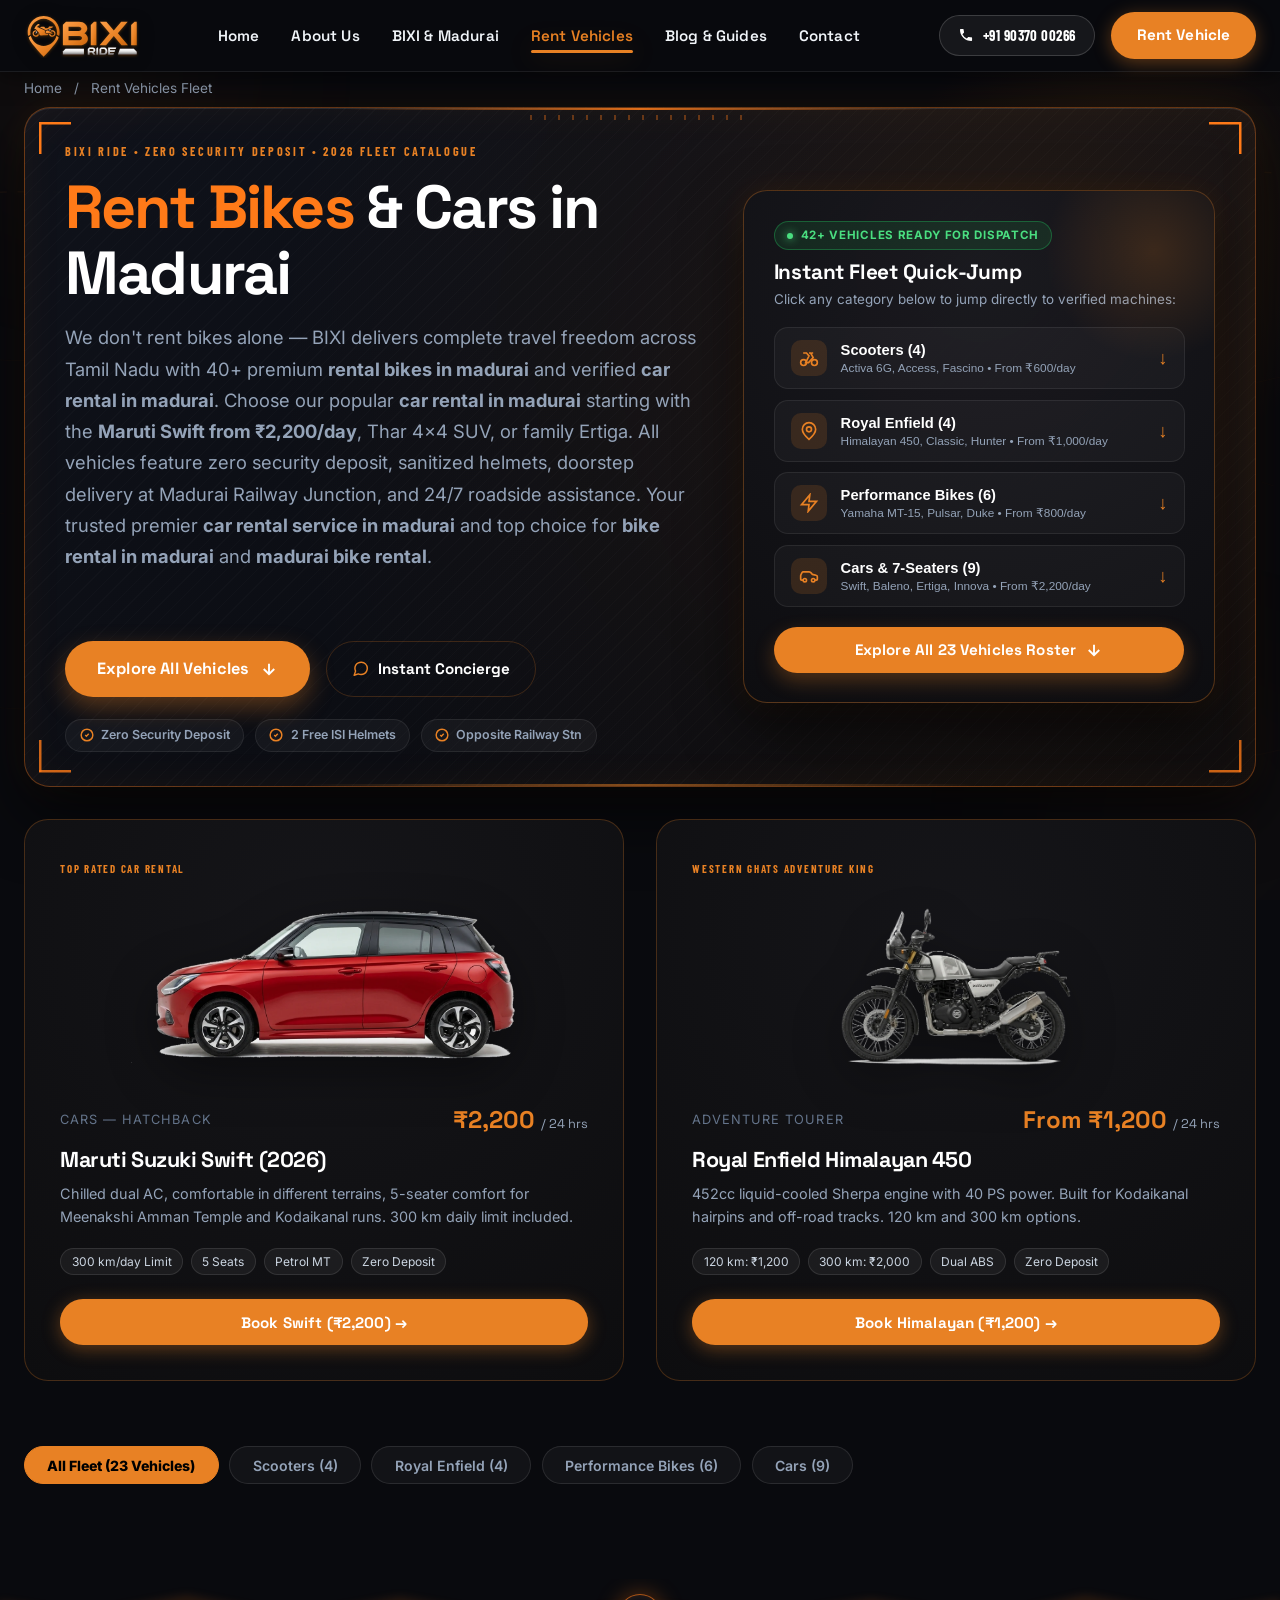
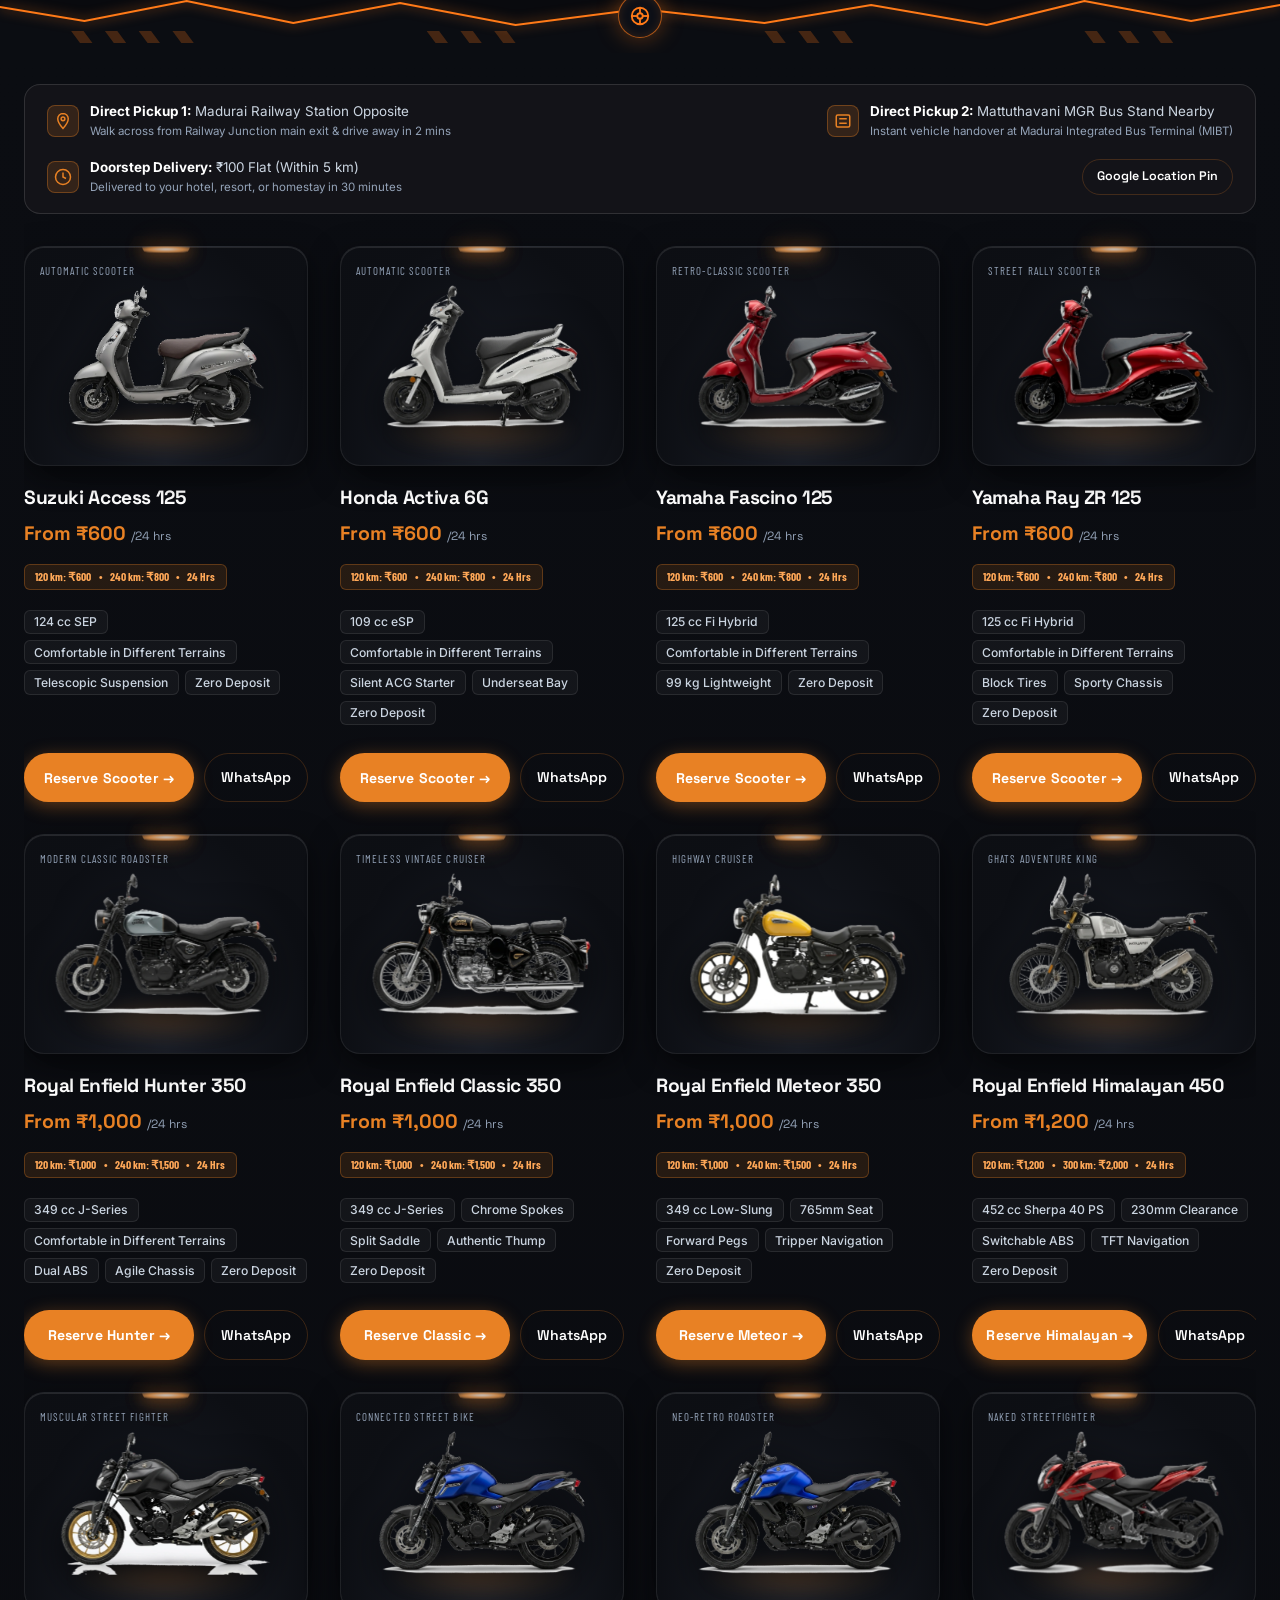
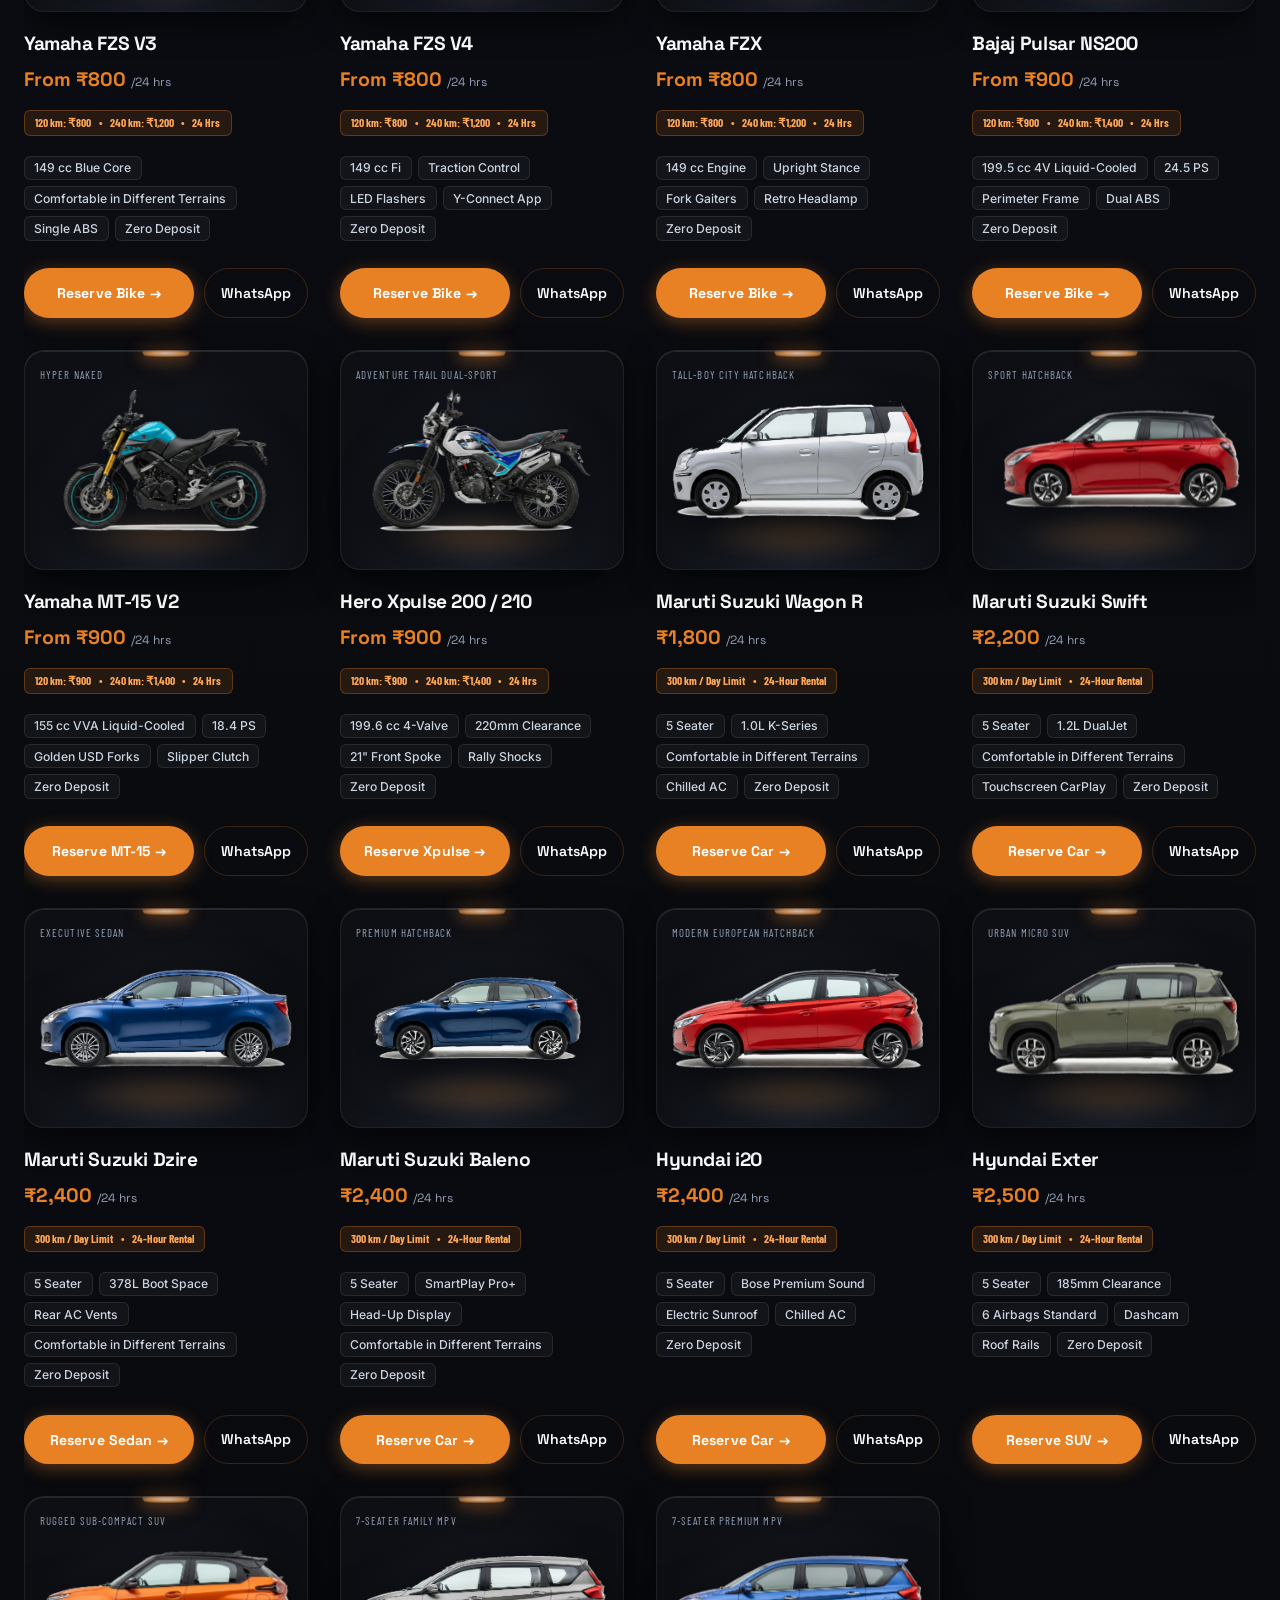
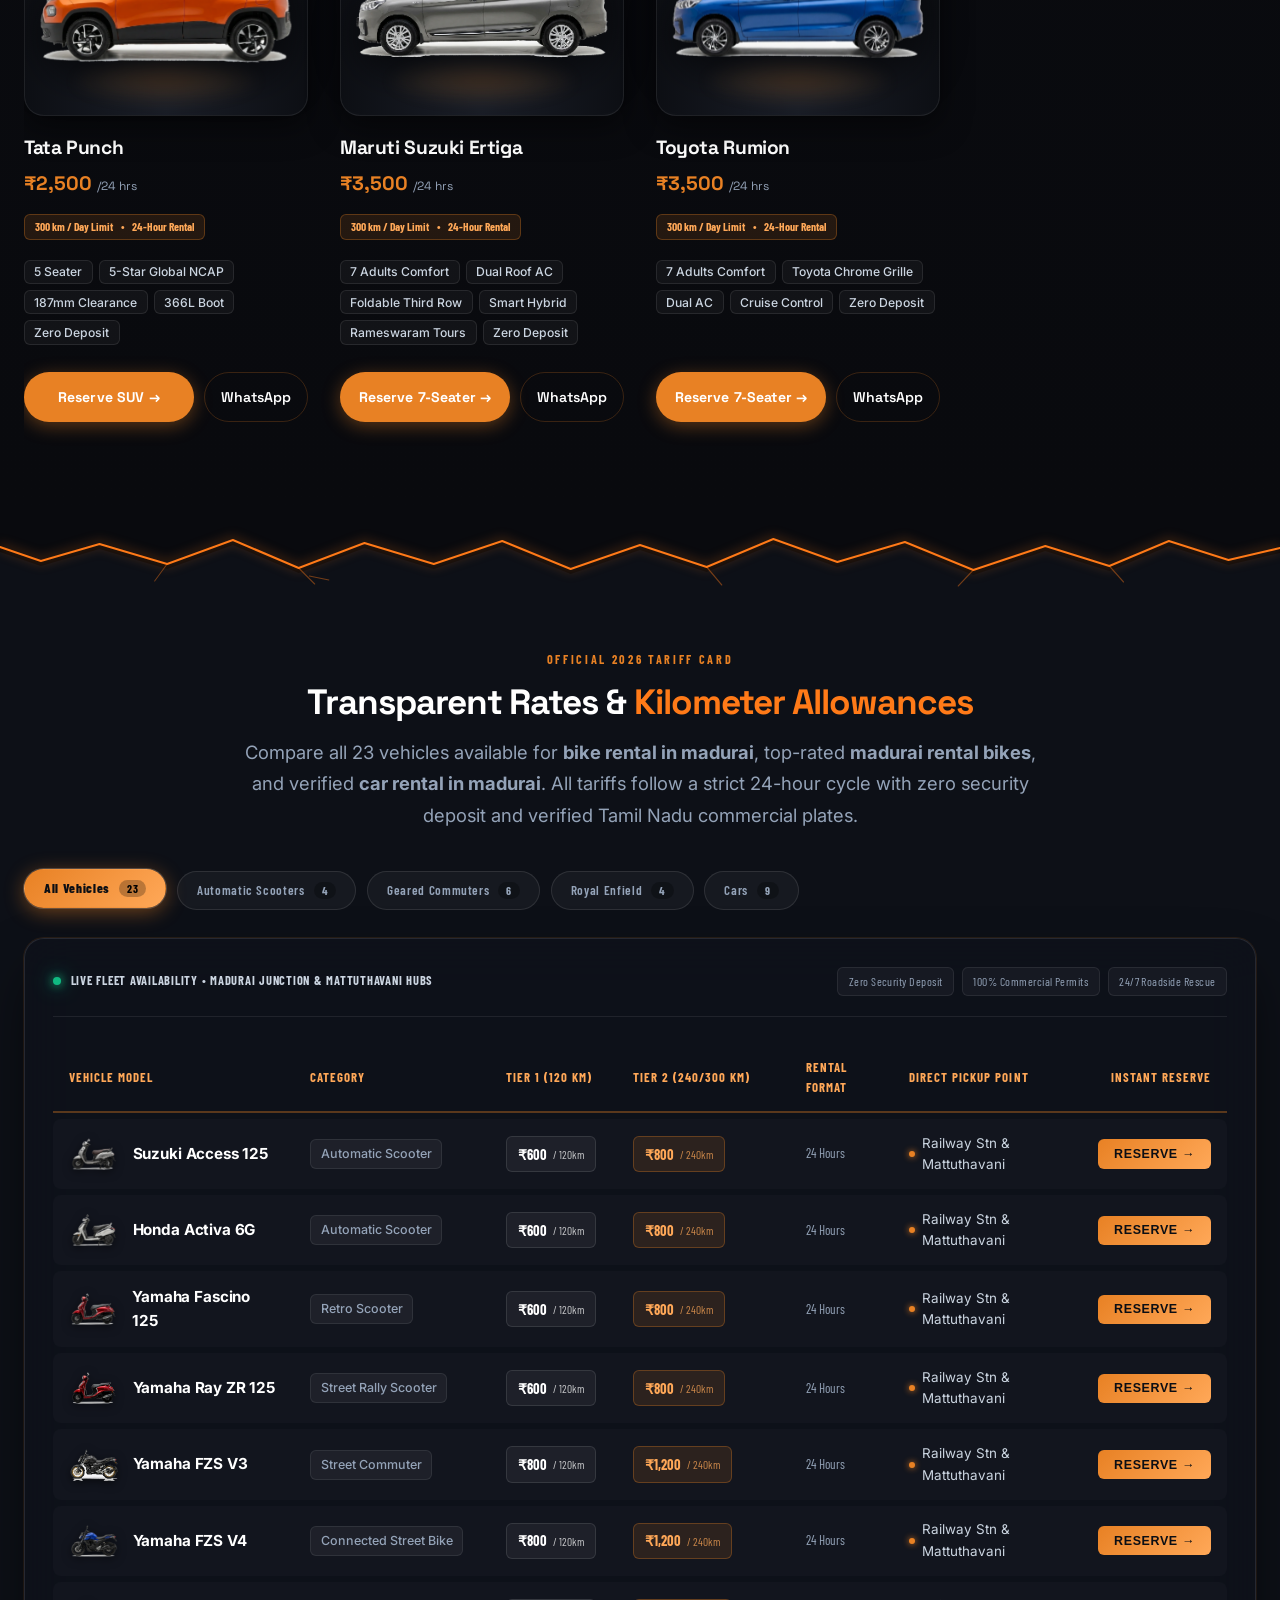
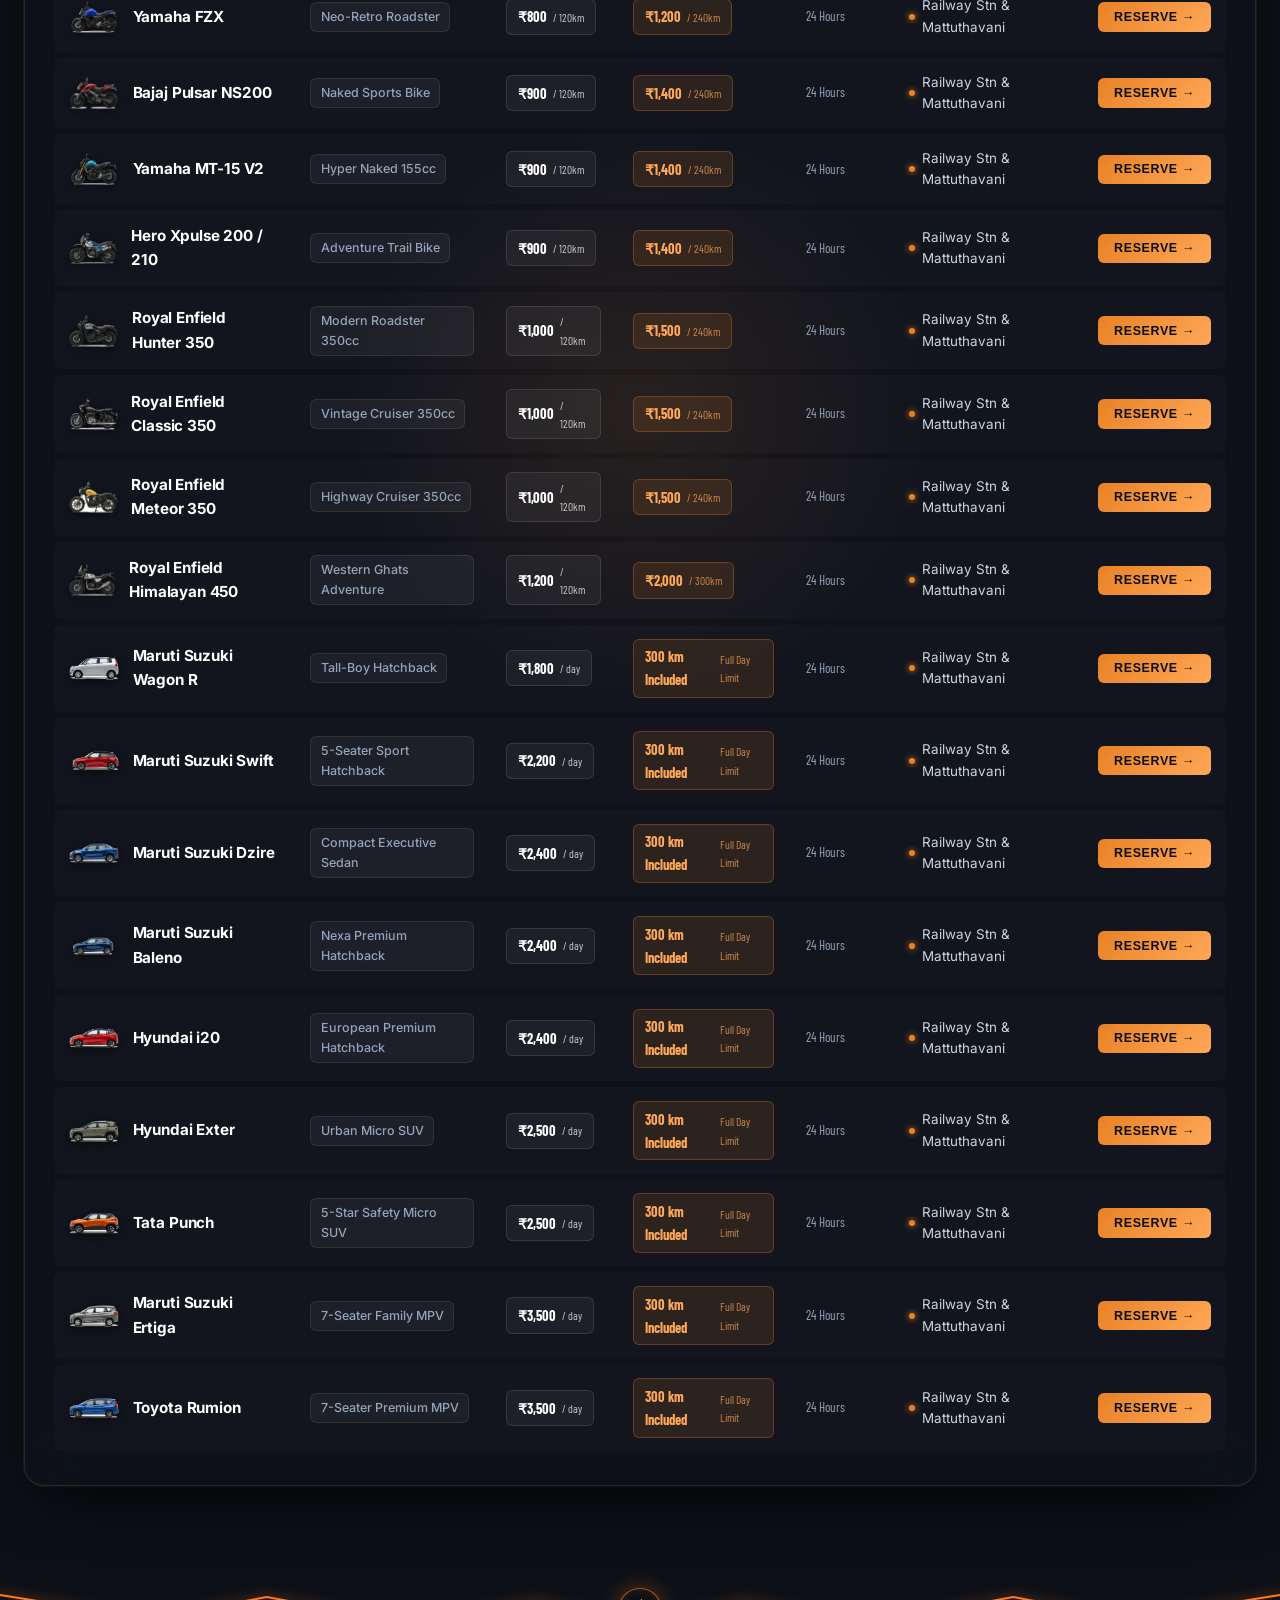
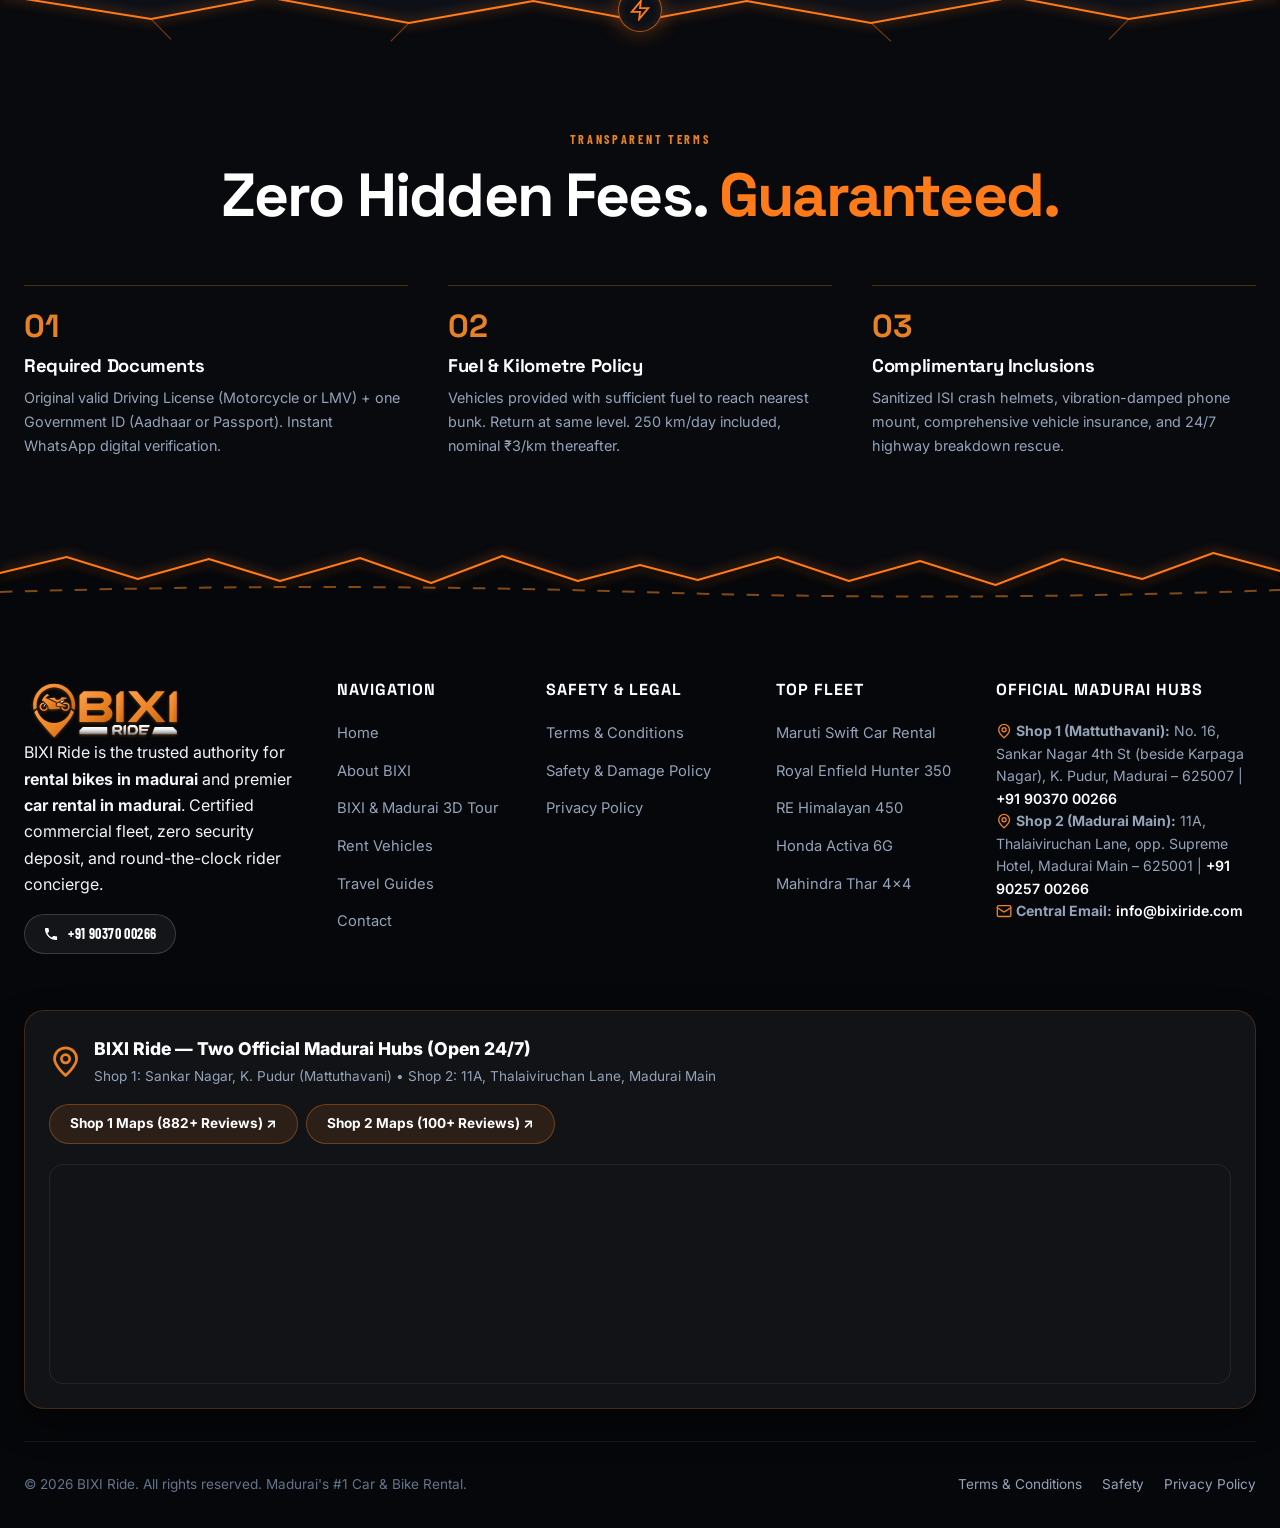
<file: bikes.html>
<!DOCTYPE html>
<html lang="en">
<head>
  <meta charset="UTF-8">
  <meta name="viewport" content="width=device-width, initial-scale=1.0">
  <meta http-equiv="Cache-Control" content="no-cache, no-store, must-revalidate">
  <meta http-equiv="Pragma" content="no-cache">
  <meta http-equiv="Expires" content="0">

  <title>Rent Bikes & Cars in Madurai | BIXI Ride Fleet</title>
  
  <!-- SEO Meta Tags -->
  <meta name="description" content="Rent verified bikes and cars in Madurai with zero security deposit. Royal Enfield, Activa 6G, Swift and Thar with doorstep delivery across Madurai.">
  <meta name="keywords" content="bike rental in madurai, madurai bike rental, rental bikes in madurai, bike rental madurai, madurai rental bikes, best bike rental near me, car rental in madurai, car rental in madurai, car rental service in madurai">
  <meta name="robots" content="index, follow, max-snippet:-1, max-image-preview:large, max-video-preview:-1">
  <link rel="canonical" href="https://saravana2745.github.io/bixi-theme/bikes.html">
  <link rel="sitemap" type="application/xml" title="Sitemap" href="/sitemap.xml">
  <meta name="geo.region" content="IN-TN">
  <meta name="geo.placename" content="Madurai">
  <meta name="geo.position" content="9.9252;78.1198">

  <!-- Open Graph -->
  <meta property="og:type" content="website">
  <meta property="og:url" content="https://saravana2745.github.io/bixi-theme/bikes.html">
  <meta property="og:title" content="Rent Bikes & Cars in Madurai | BIXI Ride Fleet">
  <meta property="og:description" content="Rent verified bikes and cars in Madurai with zero security deposit. Royal Enfield, Activa 6G, Swift and Thar with doorstep delivery across Madurai.">
  <meta property="og:image" content="https://saravana2745.github.io/bixi-theme/assets/images/logo.svg">
  <meta property="og:locale" content="en_IN">

  <!-- Transparent Favicon Suite & Fonts -->
  <link rel="icon" type="image/svg+xml" href="assets/images/logo-icon.svg?v=2.1.8">
  <link rel="icon" type="image/png" sizes="48x48" href="favicon-48x48.png?v=2.1.8">
  <link rel="icon" type="image/png" sizes="32x32" href="favicon-32x32.png?v=2.1.8">
  <link rel="icon" type="image/png" sizes="16x16" href="favicon-16x16.png?v=2.1.8">
  <link rel="apple-touch-icon" sizes="180x180" href="apple-touch-icon.png?v=2.1.8">
  <link rel="shortcut icon" href="favicon.ico?v=2.1.8">
  <link rel="preconnect" href="https://fonts.googleapis.com">
  <link rel="preconnect" href="https://fonts.gstatic.com" crossorigin>

  <!-- Stylesheets -->
  <link rel="stylesheet" href="assets/css/style.css?v=59.0">

  <!-- Structured Data: ItemList & Product/Offer Schema -->
    <!-- Mobile Floating Quick Call / Rent Bar -->
  <div class="mobile-floating-bar">
    <div class="mobile-floating-inner">
      <a href="tel:+919037000266" class="btn-secondary" style="font-size: 0.9rem; padding: 0.6rem;"><span class="bixi-badge-icon orange"><svg viewBox="0 0 24 24" fill="none" stroke="currentColor" stroke-width="2"><path d="M22 16.92v3a2 2 0 0 1-2.18 2 19.79 19.79 0 0 1-8.63-3.07 19.5 19.5 0 0 1-6-6 19.79 19.79 0 0 1-3.07-8.67A2 2 0 0 1 4.11 2h3a2 2 0 0 1 2 1.72 12.84 12.84 0 0 0 .7 2.81 2 2 0 0 1-.45 2.11L8.09 9.91a16 16 0 0 0 6 6l1.27-1.27a2 2 0 0 1 2.11-.45 12.84 12.84 0 0 0 2.81.7A2 2 0 0 1 22 16.92z"/></svg></span> Call Now</a>
      <a href="bikes.html" class="btn-primary" style="font-size: 0.9rem; padding: 0.6rem;"><span class="bixi-badge-icon orange"><svg viewBox="0 0 24 24" fill="none" stroke="currentColor" stroke-width="2"><polygon points="13 2 3 14 12 14 11 22 21 10 12 10 13 2"/></svg></span> Rent Vehicle</a>
    </div>
  </div>

    <script type="application/ld+json">
  {
    "@context": "https://schema.org",
    "@graph": [
      {
        "@type": "AutoRental",
        "@id": "https://bixiride.com/#autorental",
        "name": "BIXI RIDE - Bike & Car Rental Madurai",
        "url": "https://bixiride.com/bikes.html",
        "telephone": "+919037000266",
        "priceRange": "₹600 - ₹3500",
        "address": {
          "@type": "PostalAddress",
          "streetAddress": "Opposite Railway Junction & Mattuthavani MGR Bus Stand",
          "addressLocality": "Madurai",
          "addressRegion": "Tamil Nadu",
          "postalCode": "625001",
          "addressCountry": "IN"
        },
        "geo": {
          "@type": "GeoCoordinates",
          "latitude": 9.9252,
          "longitude": 78.1198
        },
        "description": "Premier bike rental in madurai and car rental in madurai. Verified commercial fleet including Activa, Access, Hunter 350, Classic 350, Himalayan 450, Swift, Wagon R, and Ertiga. 24-hour cycle, zero deposit, doorstep delivery within 5 km for ₹100.",
        "areaServed": ["Madurai", "Kodaikanal", "Rameswaram", "Theni"],
        "hasOfferCatalog": {
          "@type": "OfferCatalog",
          "name": "BIXI Madurai Rental Vehicles Fleet",
          "itemListElement": [
            {
              "@type": "Offer",
              "itemOffered": {
                "@type": "Product",
                "name": "Suzuki Access 125",
                "image": "https://bixiride.com/assets/images/bikes/access-125.webp",
                "description": "125cc automatic scooter rental in Madurai. 120 km limit ₹600/day, 240 km limit ₹800/day (24-hour format)."
              },
              "price": "600",
              "priceCurrency": "INR"
            },
            {
              "@type": "Offer",
              "itemOffered": {
                "@type": "Product",
                "name": "Honda Activa 6G",
                "image": "https://bixiride.com/assets/images/bikes/activa-6g.webp",
                "description": "110cc automatic scooter rental in Madurai. 120 km limit ₹600/day, 240 km limit ₹800/day (24-hour format)."
              },
              "price": "600",
              "priceCurrency": "INR"
            },
            {
              "@type": "Offer",
              "itemOffered": {
                "@type": "Product",
                "name": "Yamaha Fascino 125",
                "image": "https://bixiride.com/assets/images/bikes/fascino-125.webp",
                "description": "125cc hybrid retro scooter rental in Madurai. 120 km limit ₹600/day, 240 km limit ₹800/day (24-hour format)."
              },
              "price": "600",
              "priceCurrency": "INR"
            },
            {
              "@type": "Offer",
              "itemOffered": {
                "@type": "Product",
                "name": "Yamaha Ray ZR 125",
                "image": "https://bixiride.com/assets/images/bikes/ray-zr-125.webp",
                "description": "125cc street rally scooter rental in Madurai. 120 km limit ₹600/day, 240 km limit ₹800/day (24-hour format)."
              },
              "price": "600",
              "priceCurrency": "INR"
            },
            {
              "@type": "Offer",
              "itemOffered": {
                "@type": "Product",
                "name": "Royal Enfield Hunter 350",
                "image": "https://bixiride.com/assets/images/bikes/hunter-350.webp",
                "description": "349cc roadster bike rental in Madurai. 120 km limit ₹1,000/day, 240 km limit ₹1,500/day (24-hour format)."
              },
              "price": "1000",
              "priceCurrency": "INR"
            },
            {
              "@type": "Offer",
              "itemOffered": {
                "@type": "Product",
                "name": "Royal Enfield Classic 350",
                "image": "https://bixiride.com/assets/images/bikes/classic-350.webp",
                "description": "349cc vintage cruiser bike rental in Madurai. 120 km limit ₹1,000/day, 240 km limit ₹1,500/day (24-hour format)."
              },
              "price": "1000",
              "priceCurrency": "INR"
            },
            {
              "@type": "Offer",
              "itemOffered": {
                "@type": "Product",
                "name": "Royal Enfield Meteor 350",
                "image": "https://bixiride.com/assets/images/bikes/meteor-350.webp",
                "description": "349cc highway cruiser bike rental in Madurai. 120 km limit ₹1,000/day, 240 km limit ₹1,500/day (24-hour format)."
              },
              "price": "1000",
              "priceCurrency": "INR"
            },
            {
              "@type": "Offer",
              "itemOffered": {
                "@type": "Product",
                "name": "Royal Enfield Himalayan 450",
                "image": "https://bixiride.com/assets/images/bikes/himalayan-450.webp",
                "description": "452cc adventure tourer bike rental in Madurai. 120 km limit ₹1,200/day, 300 km limit ₹2,000/day (24-hour format)."
              },
              "price": "1200",
              "priceCurrency": "INR"
            },
            {
              "@type": "Offer",
              "itemOffered": {
                "@type": "Product",
                "name": "Maruti Suzuki Swift",
                "image": "https://bixiride.com/assets/images/bikes/car-swift.webp",
                "description": "Hatchback car rental in Madurai. 300 km daily limit at ₹2,200/day (24-hour format)."
              },
              "price": "2200",
              "priceCurrency": "INR"
            },
            {
              "@type": "Offer",
              "itemOffered": {
                "@type": "Product",
                "name": "Maruti Suzuki Wagon R",
                "image": "https://bixiride.com/assets/images/bikes/car-wagonr.webp",
                "description": "City hatchback car rental in Madurai. 300 km daily limit at ₹1,800/day (24-hour format)."
              },
              "price": "1800",
              "priceCurrency": "INR"
            },
            {
              "@type": "Offer",
              "itemOffered": {
                "@type": "Product",
                "name": "Maruti Suzuki Ertiga 7-Seater",
                "image": "https://bixiride.com/assets/images/bikes/car-ertiga.webp",
                "description": "7-seater family MPV car rental in Madurai. 300 km daily limit at ₹3,500/day (24-hour format)."
              },
              "price": "3500",
              "priceCurrency": "INR"
            }
          ]
        }
      },
      {
        "@type": "FAQPage",
        "mainEntity": [
          {
            "@type": "Question",
            "name": "What are the scooter rental charges in Madurai with BIXI RIDE?",
            "acceptedAnswer": {
              "@type": "Answer",
              "text": "Scooters including Honda Activa, Suzuki Access, Yamaha Fascino, and Yamaha Ray ZR rent at ₹600 per day for 120 km limit, or ₹800 per day for 240 km limit. All rentals operate on a 24-hour cycle with zero security deposit."
            }
          },
          {
            "@type": "Question",
            "name": "What are the Royal Enfield bike rental rates in Madurai?",
            "acceptedAnswer": {
              "@type": "Answer",
              "text": "Royal Enfield Hunter 350, Classic 350, and Meteor 350 cost ₹1,000/day for 120 km, or ₹1,500/day for 240 km. The Royal Enfield Himalayan 450 costs ₹1,200/day for 120 km, or ₹2,000/day for 300 km."
            }
          },
          {
            "@type": "Question",
            "name": "How much does car rental cost in Madurai?",
            "acceptedAnswer": {
              "@type": "Answer",
              "text": "Car rentals start at ₹1,800/day for Wagon R, ₹2,200/day for Swift, ₹2,400/day for Dzire, Baleno, and i20, ₹2,500/day for Exter and Punch, and ₹3,500/day for Ertiga and Rumion 7-seater MPVs. All cars include 300 km daily limit and 24-hour rental format."
            }
          },
          {
            "@type": "Question",
            "name": "Where can I pick up rental vehicles in Madurai?",
            "acceptedAnswer": {
              "@type": "Answer",
              "text": "Direct pickup points are located opposite Madurai Railway Junction and nearby Mattuthavani MGR Integrated Bus Stand (MIBT). Doorstep delivery is available within a 5 km radius for a ₹100 flat delivery charge."
            }
          }
        ]
      }
    ]
  }
  </script>
  <link href="https://fonts.googleapis.com/css2?family=Barlow+Condensed:wght@600;700;800&family=Inter:wght@400;500;600;700&family=Outfit:wght@400;500;600;700;800;900&family=Syne:wght@700;800&family=Space+Grotesk:wght@600;700&display=swap" rel="stylesheet">
</head>
<body>
  <!-- Subtle Background Architectural & Topographic Art -->
  <div class="site-bg-art" aria-hidden="true">
    <div class="site-bg-ambient-1"></div>
    <div class="site-bg-ambient-2"></div>
    <svg viewBox="0 0 1440 900" fill="none" preserveAspectRatio="none" xmlns="http://www.w3.org/2000/svg">
      <path d="M-100 200 C300 150 600 350 1000 180 C1200 100 1400 220 1600 150" stroke="#E88124" stroke-width="1.5" stroke-dasharray="8 12"/>
      <path d="M-100 350 C200 400 500 250 900 420 C1200 500 1450 320 1600 380" stroke="#E88124" stroke-width="1" stroke-opacity="0.6"/>
      <path d="M-100 520 C350 480 700 600 1100 480 C1350 400 1500 550 1600 500" stroke="#E88124" stroke-width="1.2" stroke-dasharray="15 15" stroke-opacity="0.4"/>
      <path d="M-100 700 C400 750 800 620 1200 750 C1400 800 1550 700 1600 720" stroke="#E88124" stroke-width="1" stroke-opacity="0.5"/>
      <circle cx="1250" cy="250" r="120" stroke="#E88124" stroke-width="1" stroke-opacity="0.2" stroke-dasharray="4 8"/>
      <circle cx="1250" cy="250" r="4" fill="#E88124" fill-opacity="0.4"/>
      <circle cx="200" cy="650" r="90" stroke="#E88124" stroke-width="0.8" stroke-opacity="0.25"/>
      <line x1="200" y1="530" x2="200" y2="770" stroke="#E88124" stroke-width="0.5" stroke-opacity="0.2"/>
      <line x1="80" y1="650" x2="320" y2="650" stroke="#E88124" stroke-width="0.5" stroke-opacity="0.2"/>
    </svg>
  </div>


  <!-- Header -->
  <header class="site-header">
    <div class="container">
      <nav class="navbar" aria-label="Main Navigation">
        <a href="index.html" class="nav-brand" aria-label="BIXI Ride Madurai Home">
          <img src="assets/images/logo.svg" alt="BIXI Ride Logo" class="nav-logo" width="160" height="60">
        </a>
        <ul class="nav-links">
          <li><a href="index.html" class="nav-link">Home</a></li>
          <li><a href="about.html" class="nav-link">About Us</a></li>
          <li><a href="bixi-and-madurai.html" class="nav-link">BIXI &amp; Madurai</a></li>
          <li><a href="bikes.html" class="nav-link active">Rent Vehicles</a></li>
          <li><a href="blog.html" class="nav-link">Blog &amp; Guides</a></li>
          <li><a href="contact.html" class="nav-link">Contact</a></li>
        </ul>
        <div class="nav-actions">
          <a href="tel:+919037000266" class="btn-hotline" aria-label="Call BIXI Hotline">
            <svg viewBox="0 0 24 24" class="btn-hotline-icon" aria-hidden="true"><path d="M6.62 10.79a15.053 15.053 0 006.59 6.59l2.2-2.2a1 1 0 011.02-.24 11.72 11.72 0 003.68.59 1 1 0 011 1v3.5a1 1 0 01-1 1A17 17 0 013 4a1 1 0 011-1h3.5a1 1 0 011 1c0 1.25.2 2.45.59 3.68.09.31.02.66-.24 1.02l-2.23 2.09z"/></svg>
            <span class="hotline-number">+91 90370 00266</span>
          </a>
          <a href="bikes.html" class="btn-primary">Rent Vehicle</a>
          <button class="nav-toggle" aria-label="Toggle Menu">
            <span></span><span></span><span></span>
          </button>
        </div>
      </nav>
    </div>
  </header>

  <!-- Mobile Drawer Menu -->
  <div class="drawer-backdrop"></div>
  <aside class="mobile-nav-drawer" aria-label="Mobile Navigation">
    <div class="mobile-nav-top">
      <img src="assets/images/logo.svg" alt="BIXI Ride" width="140" style="margin-bottom: 2rem;">
      <ul class="mobile-nav-links">
        <li><a href="index.html" class="mobile-nav-link">Home <span class="mobile-nav-icon" aria-hidden="true"><svg viewBox="0 0 24 24" fill="none" stroke="currentColor" stroke-width="2" stroke-linecap="round" stroke-linejoin="round"><path d="M12 14l4-4"/><path d="M3.34 19a10 10 0 1 1 17.32 0"/><path d="M7 19h10"/></svg></span></a></li>
        <li><a href="about.html" class="mobile-nav-link">About Us <span class="mobile-nav-icon" aria-hidden="true"><svg viewBox="0 0 24 24" fill="none" stroke="currentColor" stroke-width="2" stroke-linecap="round" stroke-linejoin="round"><path d="M12 3a9 9 0 0 0-9 9v3a2 2 0 0 0 2 2h14a2 2 0 0 0 2-2v-3a9 9 0 0 0-9-9Z"/><path d="M12 9h8.5"/><path d="M7 17v2h10v-2"/></svg></span></a></li>
        <li><a href="bixi-and-madurai.html" class="mobile-nav-link">BIXI &amp; Madurai <span class="mobile-nav-icon" aria-hidden="true"><svg viewBox="0 0 24 24" fill="none" stroke="currentColor" stroke-width="2" stroke-linecap="round" stroke-linejoin="round"><circle cx="6" cy="19" r="3"/><path d="M9 19h8.5a3.5 3.5 0 0 0 0-7h-11a3.5 3.5 0 0 1 0-7H15"/><circle cx="18" cy="5" r="3"/></svg></span></a></li>
        <li><a href="bikes.html" class="mobile-nav-link active">Rent Vehicles <span class="mobile-nav-icon" aria-hidden="true"><svg viewBox="0 0 24 24" fill="none" stroke="currentColor" stroke-width="2" stroke-linecap="round" stroke-linejoin="round"><circle cx="5.5" cy="17.5" r="3"/><circle cx="18.5" cy="17.5" r="3"/><path d="M8.5 17.5h6l-1.5-5h-3l-1.5 5zm6.5-5L17 7h2.5"/><path d="M10 12.5 8 8.5H5.5"/></svg></span></a></li>
        <li><a href="blog.html" class="mobile-nav-link">Blog &amp; Guides <span class="mobile-nav-icon" aria-hidden="true"><svg viewBox="0 0 24 24" fill="none" stroke="currentColor" stroke-width="2" stroke-linecap="round" stroke-linejoin="round"><circle cx="12" cy="12" r="10"/><polygon points="16.24 7.76 14.12 14.12 7.76 16.24 9.88 9.88 16.24 7.76"/></svg></span></a></li>
        <li><a href="contact.html" class="mobile-nav-link">Contact Us <span class="mobile-nav-icon" aria-hidden="true"><svg viewBox="0 0 24 24" fill="none" stroke="currentColor" stroke-width="2" stroke-linecap="round" stroke-linejoin="round"><path d="M21 2l-2 2m-7.61 7.61a5.5 5.5 0 1 1-7.778 7.778 5.5 5.5 0 0 1 7.777-7.777zm0 0L15.5 7.5m0 0l3 3L22 7l-3-3m-3.5 3.5L19 4"/></svg></span></a></li>
      </ul>
    </div>
    <div class="mobile-nav-footer">
      <a href="tel:+919037000266" class="btn-hotline mobile-drawer-call">
        <svg viewBox="0 0 24 24" class="btn-hotline-icon" aria-hidden="true"><path d="M6.62 10.79a15.053 15.053 0 006.59 6.59l2.2-2.2a1 1 0 011.02-.24 11.72 11.72 0 003.68.59 1 1 0 011 1v3.5a1 1 0 01-1 1A17 17 0 013 4a1 1 0 011-1h3.5a1 1 0 011 1c0 1.25.2 2.45.59 3.68.09.31.02.66-.24 1.02l-2.23 2.09z"/></svg>
        <span>+91 90370 00266</span>
      </a>
      <a href="bikes.html" class="btn-primary" style="width: 100%; margin-bottom: 0.8rem;">Explore Fleet</a>
      <a href="https://wa.me/919037000266" class="btn-secondary btn-whatsapp" style="width: 100%;">WhatsApp Booking</a>
    </div>
  </aside>

  <!-- Main Content -->
  <main>
    <!-- ═══════════════ LUXURY VEHICLE STUDIO HERO ═══════════════ -->
    <section class="lux-fleet-hero">
      <div class="lux-fleet-hero-glow" aria-hidden="true"></div>
      <div class="container">
        <nav class="article-breadcrumbs" aria-label="Breadcrumb">
          <a href="index.html">Home</a> &nbsp;/&nbsp; <span>Rent Vehicles Fleet</span>
        </nav>

        <div class="lux-fleet-header">
          <div class="lux-fleet-header-grid">
            <!-- Left Column: Title, Subtitle, Direct Scroll Button & Badges -->
            <div class="lux-fleet-header-left">
              <span class="lux-category-tag">BIXI RIDE • ZERO SECURITY DEPOSIT • 2026 FLEET CATALOGUE</span>
              <h1 class="lux-heading-giant">
                <span class="text-orange">Rent Bikes</span> &amp; Cars in Madurai
              </h1>
              <p class="lux-sub-lead">
                We don't rent bikes alone — BIXI delivers complete travel freedom across Tamil Nadu with 40+ premium <strong>rental bikes in madurai</strong> and verified <strong>car rental in madurai</strong>. Choose our popular <strong>car rental in madurai</strong> starting with the <strong>Maruti Swift from ₹2,200/day</strong>, Thar 4×4 SUV, or family Ertiga. All vehicles feature zero security deposit, sanitized helmets, doorstep delivery at Madurai Railway Junction, and 24/7 roadside assistance. Your trusted premier <strong>car rental service in madurai</strong> and top choice for <strong>bike rental in madurai</strong> and <strong>madurai bike rental</strong>.
              </p>

              <!-- Explore All Vehicles Button (Scrolls Directly Down) & WhatsApp -->
              <div class="fleet-hero-cta-row">
                <a href="#all-vehicles-grid" class="btn-primary fleet-explore-btn" onclick="scrollToFleetGrid(event)">
                  <span>Explore All Vehicles</span>
                  <svg class="scroll-arrow-down" width="18" height="18" viewBox="0 0 24 24" fill="none" stroke="currentColor" stroke-width="2.5"><path d="M12 5v14M19 12l-7 7-7-7"/></svg>
                </a>
                <a href="https://wa.me/919037000266" target="_blank" rel="noopener" class="btn-secondary" style="display: inline-flex; align-items: center; gap: 0.5rem; border-radius: 50px; padding: 0.95rem 1.6rem; font-weight: 700;">
                  <span class="bixi-badge-icon orange"><svg viewBox="0 0 24 24" fill="none" stroke="currentColor" stroke-width="2"><path d="M21 11.5a8.38 8.38 0 0 1-.9 3.8 8.5 8.5 0 0 1-7.6 4.7 8.38 8.38 0 0 1-3.8-.9L3 21l1.9-5.7a8.38 8.38 0 0 1-.9-3.8 8.5 8.5 0 0 1 4.7-7.6 8.38 8.38 0 0 1 3.8-.9h.5a8.48 8.48 0 0 1 8 8v.5z"/></svg></span>
                  <span>Instant Concierge</span>
                </a>
              </div>

              <!-- Quick Trust Badges Strip -->
              <div class="fleet-trust-pills-row">
                <div class="fleet-trust-pill">
                  <svg width="14" height="14" viewBox="0 0 24 24" fill="none" stroke="#E88124" stroke-width="2.5"><circle cx="12" cy="12" r="10"/><path d="m9 12 2 2 4-4"/></svg>
                  <span>Zero Security Deposit</span>
                </div>
                <div class="fleet-trust-pill">
                  <svg width="14" height="14" viewBox="0 0 24 24" fill="none" stroke="#E88124" stroke-width="2.5"><circle cx="12" cy="12" r="10"/><path d="m9 12 2 2 4-4"/></svg>
                  <span>2 Free ISI Helmets</span>
                </div>
                <div class="fleet-trust-pill">
                  <svg width="14" height="14" viewBox="0 0 24 24" fill="none" stroke="#E88124" stroke-width="2.5"><circle cx="12" cy="12" r="10"/><path d="m9 12 2 2 4-4"/></svg>
                  <span>Opposite Railway Stn</span>
                </div>
              </div>
            </div>

            <!-- Right Column: Interactive Fleet Quick Navigator & Snapshot Hub -->
            <div class="lux-fleet-header-right">
              <div class="fleet-hub-card">
                <div class="fleet-hub-badge">
                  <span class="hub-pulse-dot"></span>
                  <span>42+ VEHICLES READY FOR DISPATCH</span>
                </div>
                <h3 class="fleet-hub-title">Instant Fleet Quick-Jump</h3>
                <p class="fleet-hub-desc">Click any category below to jump directly to verified machines:</p>

                <!-- 4 Quick-Jump Filter Cards with Live Counts and Fares -->
                <div class="fleet-quick-filter-grid">
                  <button type="button" class="fleet-qf-item" onclick="quickJumpFleet('scooter')">
                    <div class="fleet-qf-icon">
                      <svg viewBox="0 0 24 24" width="20" height="20" fill="none" stroke="#E88124" stroke-width="2"><circle cx="5.5" cy="17.5" r="3.5"/><circle cx="18.5" cy="17.5" r="3.5"/><path d="M15 6h2m-5 0h2l3 5.5-5.5 6H8l4-8-3-3.5H5"/></svg>
                    </div>
                    <div class="fleet-qf-info">
                      <span class="fleet-qf-name">Scooters (4)</span>
                      <span class="fleet-qf-meta">Activa 6G, Access, Fascino &bull; From ₹600/day</span>
                    </div>
                    <span class="fleet-qf-arrow">↓</span>
                  </button>

                  <button type="button" class="fleet-qf-item" onclick="quickJumpFleet('re')">
                    <div class="fleet-qf-icon">
                      <svg viewBox="0 0 24 24" width="20" height="20" fill="none" stroke="#E88124" stroke-width="2"><path d="M12 2a8 8 0 0 0-8 8c0 5.25 8 12 8 12s8-6.75 8-12a8 8 0 0 0-8-8z"/><circle cx="12" cy="10" r="3"/></svg>
                    </div>
                    <div class="fleet-qf-info">
                      <span class="fleet-qf-name">Royal Enfield (4)</span>
                      <span class="fleet-qf-meta">Himalayan 450, Classic, Hunter &bull; From ₹1,000/day</span>
                    </div>
                    <span class="fleet-qf-arrow">↓</span>
                  </button>

                  <button type="button" class="fleet-qf-item" onclick="quickJumpFleet('bike')">
                    <div class="fleet-qf-icon">
                      <svg viewBox="0 0 24 24" width="20" height="20" fill="none" stroke="#E88124" stroke-width="2"><polygon points="13 2 3 14 12 14 11 22 21 10 12 10 13 2"/></svg>
                    </div>
                    <div class="fleet-qf-info">
                      <span class="fleet-qf-name">Performance Bikes (6)</span>
                      <span class="fleet-qf-meta">Yamaha MT-15, Pulsar, Duke &bull; From ₹800/day</span>
                    </div>
                    <span class="fleet-qf-arrow">↓</span>
                  </button>

                  <button type="button" class="fleet-qf-item" onclick="quickJumpFleet('car')">
                    <div class="fleet-qf-icon">
                      <svg viewBox="0 0 24 24" width="20" height="20" fill="none" stroke="#E88124" stroke-width="2"><path d="M19 17h2c.6 0 1-.4 1-1v-3c0-.9-.7-1.7-1.5-1.9C18.7 10.6 16 10 16 10s-1.3-1.4-2.2-2.3c-.5-.4-1.1-.7-1.8-.7H5c-.6 0-1.1.4-1.4.9l-1.4 2.9C2.1 11.2 2 11.6 2 12v4c0 .6.4 1 1 1h2"/><circle cx="7" cy="17" r="2"/><circle cx="17" cy="17" r="2"/></svg>
                    </div>
                    <div class="fleet-qf-info">
                      <span class="fleet-qf-name">Cars &amp; 7-Seaters (9)</span>
                      <span class="fleet-qf-meta">Swift, Baleno, Ertiga, Innova &bull; From ₹2,200/day</span>
                    </div>
                    <span class="fleet-qf-arrow">↓</span>
                  </button>
                </div>

                <!-- Explore Bottom Direct Button -->
                <button type="button" class="btn-primary fleet-hub-explore-all" onclick="scrollToFleetGrid(event)">
                  <span>Explore All 23 Vehicles Roster</span>
                  <svg width="18" height="18" viewBox="0 0 24 24" fill="none" stroke="currentColor" stroke-width="2.5"><path d="M12 5v14M19 12l-7 7-7-7"/></svg>
                </button>
              </div>
            </div>
          </div>
        </div>

                <!-- Flagship Dual-Spotlight Stage (Car vs Adventure Bike) -->
        <div class="lux-flagship-duo">
          <!-- Spotlight 1: Maruti Swift -->
          <div class="lux-flagship-card">
            <div class="lux-fc-badge">TOP RATED CAR RENTAL</div>
            <div class="lux-fc-img-box">
              <img src="assets/images/bikes/car-swift.webp" alt="Maruti Swift car rental in madurai" class="lux-fc-img" width="400" height="240" loading="eager">
            </div>
            <div class="lux-fc-content">
              <div class="lux-fc-meta">
                <span class="lux-fc-cat">Cars — Hatchback</span>
                <span class="lux-fc-price">₹2,200 <small>/ 24 hrs</small></span>
              </div>
              <h3 class="lux-fc-title">Maruti Suzuki Swift (2026)</h3>
              <p class="lux-fc-desc">Chilled dual AC, comfortable in different terrains, 5-seater comfort for Meenakshi Amman Temple and Kodaikanal runs. 300 km daily limit included.</p>
              <div class="lux-fc-tags">
                <span>300 km/day Limit</span><span>5 Seats</span><span>Petrol MT</span><span>Zero Deposit</span>
              </div>
              <button class="btn-primary lux-fc-btn btn-book-now" data-bike="Maruti Suzuki Swift (2026)" data-rate="2200">
                Book Swift (₹2,200) →
              </button>
            </div>
          </div>

          <!-- Spotlight 2: RE Himalayan 450 -->
          <div class="lux-flagship-card">
            <div class="lux-fc-badge">WESTERN GHATS ADVENTURE KING</div>
            <div class="lux-fc-img-box">
              <img src="assets/images/bikes/himalayan-450.webp" alt="Royal Enfield Himalayan madurai bike rental" class="lux-fc-img" width="400" height="240" loading="eager">
            </div>
            <div class="lux-fc-content">
              <div class="lux-fc-meta">
                <span class="lux-fc-cat">Adventure Tourer</span>
                <span class="lux-fc-price">From ₹1,200 <small>/ 24 hrs</small></span>
              </div>
              <h3 class="lux-fc-title">Royal Enfield Himalayan 450</h3>
              <p class="lux-fc-desc">452cc liquid-cooled Sherpa engine with 40 PS power. Built for Kodaikanal hairpins and off-road tracks. 120 km and 300 km options.</p>
              <div class="lux-fc-tags">
                <span>120 km: ₹1,200</span><span>300 km: ₹2,000</span><span>Dual ABS</span><span>Zero Deposit</span>
              </div>
              <button class="btn-primary lux-fc-btn btn-book-now" data-bike="Royal Enfield Himalayan 450" data-rate="1200">
                Book Himalayan (₹1,200) →
              </button>
            </div>
          </div>
        </div>

        <!-- Minimalist Segmented Filter Controls -->
        <div class="lux-filter-bar" id="fleet-filter-bar">
          <div class="lux-filter-pills" role="tablist">
            <button class="lux-pill-btn active" data-filter="all" onclick="filterVehicles('all', this)">All Fleet (23 Vehicles)</button>
            <button class="lux-pill-btn" data-filter="scooter" onclick="filterVehicles('scooter', this)">Scooters (4)</button>
            <button class="lux-pill-btn" data-filter="re" onclick="filterVehicles('re', this)">Royal Enfield (4)</button>
            <button class="lux-pill-btn" data-filter="bike" onclick="filterVehicles('bike', this)">Performance Bikes (6)</button>
            <button class="lux-pill-btn" data-filter="car" onclick="filterVehicles('car', this)">Cars (9)</button>
          </div>
        </div>
      </div>
    </section>

    <!-- ═══════════════ OPEN STUDIO VEHICLE ROSTER ═══════════════ -->

        <!-- Automotive Tire-Tread Skid & Torn Edge Divider -->
    <div class="bixi-section-divider bixi-div-tread" style="--div-top: #090A0E; --div-bottom: #0B0D12;" aria-hidden="true">
      <svg class="bixi-div-svg" viewBox="0 0 1440 74" preserveAspectRatio="none">
        <path class="bixi-div-top-fill" d="M0,0 L1440,0 L1440,26 L1340,42 L1220,22 L1110,46 L980,26 L860,44 L720,30 L580,46 L450,24 L330,44 L210,22 L95,42 L0,28 Z"/>
        <path class="bixi-div-crack-glow" d="M0,28 L95,42 L210,22 L330,44 L450,24 L580,46 L720,30 L860,44 L980,26 L1110,46 L1220,22 L1340,42 L1440,26"/>
        <g class="bixi-div-tread-mark">
          <polygon points="80,52 94,52 104,64 90,64"/><polygon points="118,52 132,52 142,64 128,64"/><polygon points="156,52 170,52 180,64 166,64"/><polygon points="194,52 208,52 218,64 204,64"/>
          <polygon points="480,52 494,52 504,64 490,64"/><polygon points="518,52 532,52 542,64 528,64"/><polygon points="556,52 570,52 580,64 566,64"/>
          <polygon points="860,52 874,52 884,64 870,64"/><polygon points="898,52 912,52 922,64 908,64"/><polygon points="936,52 950,52 960,64 946,64"/>
          <polygon points="1220,52 1234,52 1244,64 1230,64"/><polygon points="1258,52 1272,52 1282,64 1268,64"/><polygon points="1296,52 1310,52 1320,64 1306,64"/>
        </g>
      </svg>
      <div class="bixi-div-emblem">
        <svg viewBox="0 0 24 24" stroke-width="2"><circle cx="12" cy="12" r="9"/><circle cx="12" cy="12" r="3"/><line x1="12" y1="3" x2="12" y2="9"/><line x1="12" y1="15" x2="12" y2="21"/><line x1="3" y1="12" x2="9" y2="12"/><line x1="15" y1="12" x2="21" y2="12"/></svg>
      </div>
    </div>

    <section class="lux-roster-section" id="all-vehicles-grid">
      <div class="container">
        <!-- Direct Pickup & Doorstep Delivery Hub Strip -->
        <div class="lux-hub-locations-strip">
          <div class="lux-hub-col">
            <div class="lux-hub-icon">
              <svg viewBox="0 0 24 24" width="18" height="18" fill="none" stroke="currentColor" stroke-width="2"><path d="M12 2C8.13 2 5 5.13 5 9c0 5.25 7 13 7 13s7-7.75 7-13c0-3.87-3.13-7-7-7z"/><circle cx="12" cy="9" r="2.5"/></svg>
            </div>
            <div>
              <div><strong>Direct Pickup 1:</strong> Madurai Railway Station Opposite</div>
              <div style="font-size: 0.72rem; color: #94A3B8;">Walk across from Railway Junction main exit &amp; drive away in 2 mins</div>
            </div>
          </div>
          <div class="lux-hub-col">
            <div class="lux-hub-icon">
              <svg viewBox="0 0 24 24" width="18" height="18" fill="none" stroke="currentColor" stroke-width="2"><rect x="3" y="4" width="18" height="16" rx="2"/><path d="M7 15h10M7 9h10"/></svg>
            </div>
            <div>
              <div><strong>Direct Pickup 2:</strong> Mattuthavani MGR Bus Stand Nearby</div>
              <div style="font-size: 0.72rem; color: #94A3B8;">Instant vehicle handover at Madurai Integrated Bus Terminal (MIBT)</div>
            </div>
          </div>
          <div class="lux-hub-col">
            <div class="lux-hub-icon">
              <svg viewBox="0 0 24 24" width="18" height="18" fill="none" stroke="currentColor" stroke-width="2"><circle cx="12" cy="12" r="10"/><path d="M12 6v6l4 2"/></svg>
            </div>
            <div>
              <div><strong>Doorstep Delivery:</strong> ₹100 Flat (Within 5 km)</div>
              <div style="font-size: 0.72rem; color: #94A3B8;">Delivered to your hotel, resort, or homestay in 30 minutes</div>
            </div>
          </div>
          <div class="lux-hub-col">
            <a href="https://maps.google.com/?q=Madurai+Junction" target="_blank" rel="noopener" class="btn-secondary" style="font-size: 0.78rem; padding: 0.45rem 0.85rem;">
              Google Location Pin
            </a>
          </div>
        </div>

        <div class="lux-roster-grid" id="vehiclesGrid">

          <!-- ══════ SCOOTERS (4 Models • 24-Hour Format) ══════ -->

          <!-- 1. Suzuki Access 125 -->
          <article class="lux-roster-item" data-category="scooter">
            <div class="lux-item-plinth">
              <div class="lux-plinth-backdrop" aria-hidden="true">
                <div class="rivals-spotlight-layer" aria-hidden="true"></div>
                <div class="lux-item-halo" style="--halo-color: #E88124;"></div>
              </div>
              <span class="lux-item-type">Automatic Scooter</span>
              <div class="rivals-popout-stage">
                <img src="assets/images/bikes/access-125.webp" alt="Suzuki Access 125 bike rental in madurai" class="lux-item-img" width="300" height="200" loading="lazy">
              </div>
            </div>
            <div class="lux-item-details">
              <div class="lux-item-top">
                <h3 class="lux-item-name">Suzuki Access 125</h3>
                <span class="lux-item-price">From ₹600 <small>/24 hrs</small></span>
              </div>
              <div class="tariff-tier-badge">
                <span>120 km: ₹600</span><span>•</span><span>240 km: ₹800</span><span>•</span><span>24 Hrs</span>
              </div>
              <div class="lux-item-specs">
                <span>124 cc SEP</span><span>•</span><span>Comfortable in Different Terrains</span><span>•</span><span>Telescopic Suspension</span><span>•</span><span>Zero Deposit</span>
              </div>
              <div class="lux-item-actions">
                <button class="btn-primary lux-item-btn btn-book-now" data-bike="Suzuki Access 125" data-rate="600">Reserve Scooter →</button>
                <a href="https://wa.me/919037000266?text=Hi%20BIXI,%20I%20want%20to%20rent%20the%20Suzuki%20Access%20125%20in%20Madurai" class="btn-secondary lux-item-wa" target="_blank" rel="noopener">WhatsApp</a>
              </div>
            </div>
          </article>

          <!-- 2. Honda Activa 6G -->
          <article class="lux-roster-item" data-category="scooter">
            <div class="lux-item-plinth">
              <div class="lux-plinth-backdrop" aria-hidden="true">
                <div class="rivals-spotlight-layer" aria-hidden="true"></div>
                <div class="lux-item-halo" style="--halo-color: #E88124;"></div>
              </div>
              <span class="lux-item-type">Automatic Scooter</span>
              <div class="rivals-popout-stage">
                <img src="assets/images/bikes/activa-6g.webp" alt="Honda Activa 6G best bike rental near me" class="lux-item-img" width="300" height="200" loading="lazy">
              </div>
            </div>
            <div class="lux-item-details">
              <div class="lux-item-top">
                <h3 class="lux-item-name">Honda Activa 6G</h3>
                <span class="lux-item-price">From ₹600 <small>/24 hrs</small></span>
              </div>
              <div class="tariff-tier-badge">
                <span>120 km: ₹600</span><span>•</span><span>240 km: ₹800</span><span>•</span><span>24 Hrs</span>
              </div>
              <div class="lux-item-specs">
                <span>109 cc eSP</span><span>•</span><span>Comfortable in Different Terrains</span><span>•</span><span>Silent ACG Starter</span><span>•</span><span>Underseat Bay</span><span>•</span><span>Zero Deposit</span>
              </div>
              <div class="lux-item-actions">
                <button class="btn-primary lux-item-btn btn-book-now" data-bike="Honda Activa 6G" data-rate="600">Reserve Scooter →</button>
                <a href="https://wa.me/919037000266?text=Hi%20BIXI,%20I%20want%20to%20rent%20the%20Honda%20Activa%206G%20in%20Madurai" class="btn-secondary lux-item-wa" target="_blank" rel="noopener">WhatsApp</a>
              </div>
            </div>
          </article>

          <!-- 3. Yamaha Fascino 125 -->
          <article class="lux-roster-item" data-category="scooter">
            <div class="lux-item-plinth">
              <div class="lux-plinth-backdrop" aria-hidden="true">
                <div class="rivals-spotlight-layer" aria-hidden="true"></div>
                <div class="lux-item-halo" style="--halo-color: #E88124;"></div>
              </div>
              <span class="lux-item-type">Retro-Classic Scooter</span>
              <div class="rivals-popout-stage">
                <img src="assets/images/bikes/fascino-125.webp" alt="Yamaha Fascino 125 rental bikes in madurai" class="lux-item-img" width="300" height="200" loading="lazy">
              </div>
            </div>
            <div class="lux-item-details">
              <div class="lux-item-top">
                <h3 class="lux-item-name">Yamaha Fascino 125</h3>
                <span class="lux-item-price">From ₹600 <small>/24 hrs</small></span>
              </div>
              <div class="tariff-tier-badge">
                <span>120 km: ₹600</span><span>•</span><span>240 km: ₹800</span><span>•</span><span>24 Hrs</span>
              </div>
              <div class="lux-item-specs">
                <span>125 cc Fi Hybrid</span><span>•</span><span>Comfortable in Different Terrains</span><span>•</span><span>99 kg Lightweight</span><span>•</span><span>Zero Deposit</span>
              </div>
              <div class="lux-item-actions">
                <button class="btn-primary lux-item-btn btn-book-now" data-bike="Yamaha Fascino 125" data-rate="600">Reserve Scooter →</button>
                <a href="https://wa.me/919037000266?text=Hi%20BIXI,%20I%20want%20to%20rent%20the%20Yamaha%20Fascino%20125%20in%20Madurai" class="btn-secondary lux-item-wa" target="_blank" rel="noopener">WhatsApp</a>
              </div>
            </div>
          </article>

          <!-- 4. Yamaha Ray ZR 125 -->
          <article class="lux-roster-item" data-category="scooter">
            <div class="lux-item-plinth">
              <div class="lux-plinth-backdrop" aria-hidden="true">
                <div class="rivals-spotlight-layer" aria-hidden="true"></div>
                <div class="lux-item-halo" style="--halo-color: #E88124;"></div>
              </div>
              <span class="lux-item-type">Street Rally Scooter</span>
              <div class="rivals-popout-stage">
                <img src="assets/images/bikes/ray-zr-125.webp" alt="Yamaha Ray ZR 125 madurai bike rental" class="lux-item-img" width="300" height="200" loading="lazy">
              </div>
            </div>
            <div class="lux-item-details">
              <div class="lux-item-top">
                <h3 class="lux-item-name">Yamaha Ray ZR 125</h3>
                <span class="lux-item-price">From ₹600 <small>/24 hrs</small></span>
              </div>
              <div class="tariff-tier-badge">
                <span>120 km: ₹600</span><span>•</span><span>240 km: ₹800</span><span>•</span><span>24 Hrs</span>
              </div>
              <div class="lux-item-specs">
                <span>125 cc Fi Hybrid</span><span>•</span><span>Comfortable in Different Terrains</span><span>•</span><span>Block Tires</span><span>•</span><span>Sporty Chassis</span><span>•</span><span>Zero Deposit</span>
              </div>
              <div class="lux-item-actions">
                <button class="btn-primary lux-item-btn btn-book-now" data-bike="Yamaha Ray ZR 125" data-rate="600">Reserve Scooter →</button>
                <a href="https://wa.me/919037000266?text=Hi%20BIXI,%20I%20want%20to%20rent%20the%20Yamaha%20Ray%20ZR%20125%20in%20Madurai" class="btn-secondary lux-item-wa" target="_blank" rel="noopener">WhatsApp</a>
              </div>
            </div>
          </article>

          <!-- ══════ ROYAL ENFIELD (4 Models • 24-Hour Format) ══════ -->

          <!-- 5. Royal Enfield Hunter 350 -->
          <article class="lux-roster-item" data-category="re">
            <div class="lux-item-plinth">
              <div class="lux-plinth-backdrop" aria-hidden="true">
                <div class="rivals-spotlight-layer" aria-hidden="true"></div>
                <div class="lux-item-halo" style="--halo-color: #E88124;"></div>
              </div>
              <span class="lux-item-type">Modern Classic Roadster</span>
              <div class="rivals-popout-stage">
                <img src="assets/images/bikes/hunter-350.webp" alt="Royal Enfield Hunter 350 bike rental in madurai" class="lux-item-img" width="300" height="200" loading="lazy">
              </div>
            </div>
            <div class="lux-item-details">
              <div class="lux-item-top">
                <h3 class="lux-item-name">Royal Enfield Hunter 350</h3>
                <span class="lux-item-price">From ₹1,000 <small>/24 hrs</small></span>
              </div>
              <div class="tariff-tier-badge">
                <span>120 km: ₹1,000</span><span>•</span><span>240 km: ₹1,500</span><span>•</span><span>24 Hrs</span>
              </div>
              <div class="lux-item-specs">
                <span>349 cc J-Series</span><span>•</span><span>Comfortable in Different Terrains</span><span>•</span><span>Dual ABS</span><span>•</span><span>Agile Chassis</span><span>•</span><span>Zero Deposit</span>
              </div>
              <div class="lux-item-actions">
                <button class="btn-primary lux-item-btn btn-book-now" data-bike="Royal Enfield Hunter 350" data-rate="1000">Reserve Hunter →</button>
                <a href="https://wa.me/919037000266?text=Hi%20BIXI,%20I%20want%20to%20rent%20the%20Hunter%20350%20in%20Madurai" class="btn-secondary lux-item-wa" target="_blank" rel="noopener">WhatsApp</a>
              </div>
            </div>
          </article>

          <!-- 6. Royal Enfield Classic 350 -->
          <article class="lux-roster-item" data-category="re">
            <div class="lux-item-plinth">
              <div class="lux-plinth-backdrop" aria-hidden="true">
                <div class="rivals-spotlight-layer" aria-hidden="true"></div>
                <div class="lux-item-halo" style="--halo-color: #E88124;"></div>
              </div>
              <span class="lux-item-type">Timeless Vintage Cruiser</span>
              <div class="rivals-popout-stage">
                <img src="assets/images/bikes/classic-350.webp" alt="Royal Enfield Classic 350 madurai rental bikes" class="lux-item-img" width="300" height="200" loading="lazy">
              </div>
            </div>
            <div class="lux-item-details">
              <div class="lux-item-top">
                <h3 class="lux-item-name">Royal Enfield Classic 350</h3>
                <span class="lux-item-price">From ₹1,000 <small>/24 hrs</small></span>
              </div>
              <div class="tariff-tier-badge">
                <span>120 km: ₹1,000</span><span>•</span><span>240 km: ₹1,500</span><span>•</span><span>24 Hrs</span>
              </div>
              <div class="lux-item-specs">
                <span>349 cc J-Series</span><span>•</span><span>Chrome Spokes</span><span>•</span><span>Split Saddle</span><span>•</span><span>Authentic Thump</span><span>•</span><span>Zero Deposit</span>
              </div>
              <div class="lux-item-actions">
                <button class="btn-primary lux-item-btn btn-book-now" data-bike="Royal Enfield Classic 350" data-rate="1000">Reserve Classic →</button>
                <a href="https://wa.me/919037000266?text=Hi%20BIXI,%20I%20want%20to%20rent%20the%20Classic%20350%20in%20Madurai" class="btn-secondary lux-item-wa" target="_blank" rel="noopener">WhatsApp</a>
              </div>
            </div>
          </article>

          <!-- 7. Royal Enfield Meteor 350 -->
          <article class="lux-roster-item" data-category="re">
            <div class="lux-item-plinth">
              <div class="lux-plinth-backdrop" aria-hidden="true">
                <div class="rivals-spotlight-layer" aria-hidden="true"></div>
                <div class="lux-item-halo" style="--halo-color: #E88124;"></div>
              </div>
              <span class="lux-item-type">Highway Cruiser</span>
              <div class="rivals-popout-stage">
                <img src="assets/images/bikes/meteor-350.webp" alt="Royal Enfield Meteor 350 rental bikes in madurai" class="lux-item-img" width="300" height="200" loading="lazy">
              </div>
            </div>
            <div class="lux-item-details">
              <div class="lux-item-top">
                <h3 class="lux-item-name">Royal Enfield Meteor 350</h3>
                <span class="lux-item-price">From ₹1,000 <small>/24 hrs</small></span>
              </div>
              <div class="tariff-tier-badge">
                <span>120 km: ₹1,000</span><span>•</span><span>240 km: ₹1,500</span><span>•</span><span>24 Hrs</span>
              </div>
              <div class="lux-item-specs">
                <span>349 cc Low-Slung</span><span>•</span><span>765mm Seat</span><span>•</span><span>Forward Pegs</span><span>•</span><span>Tripper Navigation</span><span>•</span><span>Zero Deposit</span>
              </div>
              <div class="lux-item-actions">
                <button class="btn-primary lux-item-btn btn-book-now" data-bike="Royal Enfield Meteor 350" data-rate="1000">Reserve Meteor →</button>
                <a href="https://wa.me/919037000266?text=Hi%20BIXI,%20I%20want%20to%20rent%20the%20Meteor%20350%20in%20Madurai" class="btn-secondary lux-item-wa" target="_blank" rel="noopener">WhatsApp</a>
              </div>
            </div>
          </article>

          <!-- 8. Royal Enfield Himalayan 450 -->
          <article class="lux-roster-item" data-category="re">
            <div class="lux-item-plinth">
              <div class="lux-plinth-backdrop" aria-hidden="true">
                <div class="rivals-spotlight-layer" aria-hidden="true"></div>
                <div class="lux-item-halo" style="--halo-color: #E88124;"></div>
              </div>
              <span class="lux-item-type">Ghats Adventure King</span>
              <div class="rivals-popout-stage">
                <img src="assets/images/bikes/himalayan-450.webp" alt="Royal Enfield Himalayan 450 bike rental madurai" class="lux-item-img" width="300" height="200" loading="lazy">
              </div>
            </div>
            <div class="lux-item-details">
              <div class="lux-item-top">
                <h3 class="lux-item-name">Royal Enfield Himalayan 450</h3>
                <span class="lux-item-price">From ₹1,200 <small>/24 hrs</small></span>
              </div>
              <div class="tariff-tier-badge">
                <span>120 km: ₹1,200</span><span>•</span><span>300 km: ₹2,000</span><span>•</span><span>24 Hrs</span>
              </div>
              <div class="lux-item-specs">
                <span>452 cc Sherpa 40 PS</span><span>•</span><span>230mm Clearance</span><span>•</span><span>Switchable ABS</span><span>•</span><span>TFT Navigation</span><span>•</span><span>Zero Deposit</span>
              </div>
              <div class="lux-item-actions">
                <button class="btn-primary lux-item-btn btn-book-now" data-bike="Royal Enfield Himalayan 450" data-rate="1200">Reserve Himalayan →</button>
                <a href="https://wa.me/919037000266?text=Hi%20BIXI,%20I%20want%20to%20rent%20the%20Himalayan%20450%20in%20Madurai" class="btn-secondary lux-item-wa" target="_blank" rel="noopener">WhatsApp</a>
              </div>
            </div>
          </article>

          <!-- ══════ PERFORMANCE & COMMUTER BIKES (6 Models • 24-Hour Format) ══════ -->

          <!-- 9. Yamaha FZS V3 -->
          <article class="lux-roster-item" data-category="bike">
            <div class="lux-item-plinth">
              <div class="lux-plinth-backdrop" aria-hidden="true">
                <div class="rivals-spotlight-layer" aria-hidden="true"></div>
                <div class="lux-item-halo" style="--halo-color: #E88124;"></div>
              </div>
              <span class="lux-item-type">Muscular Street Fighter</span>
              <div class="rivals-popout-stage">
                <img src="assets/images/bikes/fzs-v3.webp" alt="Yamaha FZS V3 bike rental in madurai" class="lux-item-img" width="300" height="200" loading="lazy">
              </div>
            </div>
            <div class="lux-item-details">
              <div class="lux-item-top">
                <h3 class="lux-item-name">Yamaha FZS V3</h3>
                <span class="lux-item-price">From ₹800 <small>/24 hrs</small></span>
              </div>
              <div class="tariff-tier-badge">
                <span>120 km: ₹800</span><span>•</span><span>240 km: ₹1,200</span><span>•</span><span>24 Hrs</span>
              </div>
              <div class="lux-item-specs">
                <span>149 cc Blue Core</span><span>•</span><span>Comfortable in Different Terrains</span><span>•</span><span>Single ABS</span><span>•</span><span>Zero Deposit</span>
              </div>
              <div class="lux-item-actions">
                <button class="btn-primary lux-item-btn btn-book-now" data-bike="Yamaha FZS V3" data-rate="800">Reserve Bike →</button>
                <a href="https://wa.me/919037000266?text=Hi%20BIXI,%20I%20want%20to%20rent%20the%20Yamaha%20FZS%20V3%20in%20Madurai" class="btn-secondary lux-item-wa" target="_blank" rel="noopener">WhatsApp</a>
              </div>
            </div>
          </article>

          <!-- 10. Yamaha FZS V4 -->
          <article class="lux-roster-item" data-category="bike">
            <div class="lux-item-plinth">
              <div class="lux-plinth-backdrop" aria-hidden="true">
                <div class="rivals-spotlight-layer" aria-hidden="true"></div>
                <div class="lux-item-halo" style="--halo-color: #E88124;"></div>
              </div>
              <span class="lux-item-type">Connected Street Bike</span>
              <div class="rivals-popout-stage">
                <img src="assets/images/bikes/fzs-v4.webp" alt="Yamaha FZS V4 madurai rental bikes" class="lux-item-img" width="300" height="200" loading="lazy">
              </div>
            </div>
            <div class="lux-item-details">
              <div class="lux-item-top">
                <h3 class="lux-item-name">Yamaha FZS V4</h3>
                <span class="lux-item-price">From ₹800 <small>/24 hrs</small></span>
              </div>
              <div class="tariff-tier-badge">
                <span>120 km: ₹800</span><span>•</span><span>240 km: ₹1,200</span><span>•</span><span>24 Hrs</span>
              </div>
              <div class="lux-item-specs">
                <span>149 cc Fi</span><span>•</span><span>Traction Control</span><span>•</span><span>LED Flashers</span><span>•</span><span>Y-Connect App</span><span>•</span><span>Zero Deposit</span>
              </div>
              <div class="lux-item-actions">
                <button class="btn-primary lux-item-btn btn-book-now" data-bike="Yamaha FZS V4" data-rate="800">Reserve Bike →</button>
                <a href="https://wa.me/919037000266?text=Hi%20BIXI,%20I%20want%20to%20rent%20the%20Yamaha%20FZS%20V4%20in%20Madurai" class="btn-secondary lux-item-wa" target="_blank" rel="noopener">WhatsApp</a>
              </div>
            </div>
          </article>

          <!-- 11. Yamaha FZX -->
          <article class="lux-roster-item" data-category="bike">
            <div class="lux-item-plinth">
              <div class="lux-plinth-backdrop" aria-hidden="true">
                <div class="rivals-spotlight-layer" aria-hidden="true"></div>
                <div class="lux-item-halo" style="--halo-color: #E88124;"></div>
              </div>
              <span class="lux-item-type">Neo-Retro Roadster</span>
              <div class="rivals-popout-stage">
                <img src="assets/images/bikes/fzx.webp" alt="Yamaha FZX rental bikes in madurai" class="lux-item-img" width="300" height="200" loading="lazy">
              </div>
            </div>
            <div class="lux-item-details">
              <div class="lux-item-top">
                <h3 class="lux-item-name">Yamaha FZX</h3>
                <span class="lux-item-price">From ₹800 <small>/24 hrs</small></span>
              </div>
              <div class="tariff-tier-badge">
                <span>120 km: ₹800</span><span>•</span><span>240 km: ₹1,200</span><span>•</span><span>24 Hrs</span>
              </div>
              <div class="lux-item-specs">
                <span>149 cc Engine</span><span>•</span><span>Upright Stance</span><span>•</span><span>Fork Gaiters</span><span>•</span><span>Retro Headlamp</span><span>•</span><span>Zero Deposit</span>
              </div>
              <div class="lux-item-actions">
                <button class="btn-primary lux-item-btn btn-book-now" data-bike="Yamaha FZX" data-rate="800">Reserve Bike →</button>
                <a href="https://wa.me/919037000266?text=Hi%20BIXI,%20I%20want%20to%20rent%20the%20Yamaha%20FZX%20in%20Madurai" class="btn-secondary lux-item-wa" target="_blank" rel="noopener">WhatsApp</a>
              </div>
            </div>
          </article>

          <!-- 12. Bajaj Pulsar NS200 -->
          <article class="lux-roster-item" data-category="bike">
            <div class="lux-item-plinth">
              <div class="lux-plinth-backdrop" aria-hidden="true">
                <div class="rivals-spotlight-layer" aria-hidden="true"></div>
                <div class="lux-item-halo" style="--halo-color: #E88124;"></div>
              </div>
              <span class="lux-item-type">Naked Streetfighter</span>
              <div class="rivals-popout-stage">
                <img src="assets/images/bikes/ns200.webp" alt="Bajaj Pulsar NS200 bike rental madurai" class="lux-item-img" width="300" height="200" loading="lazy">
              </div>
            </div>
            <div class="lux-item-details">
              <div class="lux-item-top">
                <h3 class="lux-item-name">Bajaj Pulsar NS200</h3>
                <span class="lux-item-price">From ₹900 <small>/24 hrs</small></span>
              </div>
              <div class="tariff-tier-badge">
                <span>120 km: ₹900</span><span>•</span><span>240 km: ₹1,400</span><span>•</span><span>24 Hrs</span>
              </div>
              <div class="lux-item-specs">
                <span>199.5 cc 4V Liquid-Cooled</span><span>•</span><span>24.5 PS</span><span>•</span><span>Perimeter Frame</span><span>•</span><span>Dual ABS</span><span>•</span><span>Zero Deposit</span>
              </div>
              <div class="lux-item-actions">
                <button class="btn-primary lux-item-btn btn-book-now" data-bike="Bajaj Pulsar NS200" data-rate="900">Reserve Bike →</button>
                <a href="https://wa.me/919037000266?text=Hi%20BIXI,%20I%20want%20to%20rent%20the%20Pulsar%20NS200%20in%20Madurai" class="btn-secondary lux-item-wa" target="_blank" rel="noopener">WhatsApp</a>
              </div>
            </div>
          </article>

          <!-- 13. Yamaha MT-15 V2 -->
          <article class="lux-roster-item" data-category="bike">
            <div class="lux-item-plinth">
              <div class="lux-plinth-backdrop" aria-hidden="true">
                <div class="rivals-spotlight-layer" aria-hidden="true"></div>
                <div class="lux-item-halo" style="--halo-color: #E88124;"></div>
              </div>
              <span class="lux-item-type">Hyper Naked</span>
              <div class="rivals-popout-stage">
                <img src="assets/images/bikes/mt-15.webp" alt="Yamaha MT-15 V2 best bike rental near me" class="lux-item-img" width="300" height="200" loading="lazy">
              </div>
            </div>
            <div class="lux-item-details">
              <div class="lux-item-top">
                <h3 class="lux-item-name">Yamaha MT-15 V2</h3>
                <span class="lux-item-price">From ₹900 <small>/24 hrs</small></span>
              </div>
              <div class="tariff-tier-badge">
                <span>120 km: ₹900</span><span>•</span><span>240 km: ₹1,400</span><span>•</span><span>24 Hrs</span>
              </div>
              <div class="lux-item-specs">
                <span>155 cc VVA Liquid-Cooled</span><span>•</span><span>18.4 PS</span><span>•</span><span>Golden USD Forks</span><span>•</span><span>Slipper Clutch</span><span>•</span><span>Zero Deposit</span>
              </div>
              <div class="lux-item-actions">
                <button class="btn-primary lux-item-btn btn-book-now" data-bike="Yamaha MT-15 V2" data-rate="900">Reserve MT-15 →</button>
                <a href="https://wa.me/919037000266?text=Hi%20BIXI,%20I%20want%20to%20rent%20the%20MT-15%20in%20Madurai" class="btn-secondary lux-item-wa" target="_blank" rel="noopener">WhatsApp</a>
              </div>
            </div>
          </article>

          <!-- 14. Hero Xpulse 200 / 210 -->
          <article class="lux-roster-item" data-category="bike">
            <div class="lux-item-plinth">
              <div class="lux-plinth-backdrop" aria-hidden="true">
                <div class="rivals-spotlight-layer" aria-hidden="true"></div>
                <div class="lux-item-halo" style="--halo-color: #E88124;"></div>
              </div>
              <span class="lux-item-type">Adventure Trail Dual-Sport</span>
              <div class="rivals-popout-stage">
                <img src="assets/images/bikes/xpulse-200.webp" alt="Hero Xpulse 200 bike rental in madurai" class="lux-item-img" width="300" height="200" loading="lazy">
              </div>
            </div>
            <div class="lux-item-details">
              <div class="lux-item-top">
                <h3 class="lux-item-name">Hero Xpulse 200 / 210</h3>
                <span class="lux-item-price">From ₹900 <small>/24 hrs</small></span>
              </div>
              <div class="tariff-tier-badge">
                <span>120 km: ₹900</span><span>•</span><span>240 km: ₹1,400</span><span>•</span><span>24 Hrs</span>
              </div>
              <div class="lux-item-specs">
                <span>199.6 cc 4-Valve</span><span>•</span><span>220mm Clearance</span><span>•</span><span>21" Front Spoke</span><span>•</span><span>Rally Shocks</span><span>•</span><span>Zero Deposit</span>
              </div>
              <div class="lux-item-actions">
                <button class="btn-primary lux-item-btn btn-book-now" data-bike="Hero Xpulse 200" data-rate="900">Reserve Xpulse →</button>
                <a href="https://wa.me/919037000266?text=Hi%20BIXI,%20I%20want%20to%20rent%20the%20Hero%20Xpulse%20in%20Madurai" class="btn-secondary lux-item-wa" target="_blank" rel="noopener">WhatsApp</a>
              </div>
            </div>
          </article>

          <!-- ══════ CARS (9 Models • 300 km Limit • 24-Hour Format) ══════ -->

          <!-- 15. Maruti Suzuki Wagon R -->
          <article class="lux-roster-item" data-category="car">
            <div class="lux-item-plinth">
              <div class="lux-plinth-backdrop" aria-hidden="true">
                <div class="rivals-spotlight-layer" aria-hidden="true"></div>
                <div class="lux-item-halo" style="--halo-color: #E88124;"></div>
              </div>
              <span class="lux-item-type">Tall-Boy City Hatchback</span>
              <div class="rivals-popout-stage">
                <img src="assets/images/bikes/car-wagonr.webp" alt="Maruti Suzuki Wagon R car rental in madurai" class="lux-item-img" width="300" height="200" loading="lazy">
              </div>
            </div>
            <div class="lux-item-details">
              <div class="lux-item-top">
                <h3 class="lux-item-name">Maruti Suzuki Wagon R</h3>
                <span class="lux-item-price">₹1,800 <small>/24 hrs</small></span>
              </div>
              <div class="tariff-tier-badge">
                <span>300 km / Day Limit</span><span>•</span><span>24-Hour Rental</span>
              </div>
              <div class="lux-item-specs">
                <span>5 Seater</span><span>•</span><span>1.0L K-Series</span><span>•</span><span>Comfortable in Different Terrains</span><span>•</span><span>Chilled AC</span><span>•</span><span>Zero Deposit</span>
              </div>
              <div class="lux-item-actions">
                <button class="btn-primary lux-item-btn btn-book-now" data-bike="Maruti Suzuki Wagon R" data-rate="1800">Reserve Car →</button>
                <a href="https://wa.me/919037000266?text=Hi%20BIXI,%20I%20want%20to%20rent%20the%20Wagon%20R%20in%20Madurai" class="btn-secondary lux-item-wa" target="_blank" rel="noopener">WhatsApp</a>
              </div>
            </div>
          </article>

          <!-- 16. Maruti Suzuki Swift -->
          <article class="lux-roster-item" data-category="car">
            <div class="lux-item-plinth">
              <div class="lux-plinth-backdrop" aria-hidden="true">
                <div class="rivals-spotlight-layer" aria-hidden="true"></div>
                <div class="lux-item-halo" style="--halo-color: #E88124;"></div>
              </div>
              <span class="lux-item-type">Sport Hatchback</span>
              <div class="rivals-popout-stage">
                <img src="assets/images/bikes/car-swift.webp" alt="Maruti Swift car rental in madurai" class="lux-item-img" width="300" height="200" loading="lazy">
              </div>
            </div>
            <div class="lux-item-details">
              <div class="lux-item-top">
                <h3 class="lux-item-name">Maruti Suzuki Swift</h3>
                <span class="lux-item-price">₹2,200 <small>/24 hrs</small></span>
              </div>
              <div class="tariff-tier-badge">
                <span>300 km / Day Limit</span><span>•</span><span>24-Hour Rental</span>
              </div>
              <div class="lux-item-specs">
                <span>5 Seater</span><span>•</span><span>1.2L DualJet</span><span>•</span><span>Comfortable in Different Terrains</span><span>•</span><span>Touchscreen CarPlay</span><span>•</span><span>Zero Deposit</span>
              </div>
              <div class="lux-item-actions">
                <button class="btn-primary lux-item-btn btn-book-now" data-bike="Maruti Suzuki Swift" data-rate="2200">Reserve Car →</button>
                <a href="https://wa.me/919037000266?text=Hi%20BIXI,%20I%20want%20to%20rent%20the%20Maruti%20Swift%20in%20Madurai" class="btn-secondary lux-item-wa" target="_blank" rel="noopener">WhatsApp</a>
              </div>
            </div>
          </article>

          <!-- 17. Maruti Suzuki Dzire -->
          <article class="lux-roster-item" data-category="car">
            <div class="lux-item-plinth">
              <div class="lux-plinth-backdrop" aria-hidden="true">
                <div class="rivals-spotlight-layer" aria-hidden="true"></div>
                <div class="lux-item-halo" style="--halo-color: #E88124;"></div>
              </div>
              <span class="lux-item-type">Executive Sedan</span>
              <div class="rivals-popout-stage">
                <img src="assets/images/bikes/car-dzire.webp" alt="Maruti Suzuki Dzire car rental service in madurai" class="lux-item-img" width="300" height="200" loading="lazy">
              </div>
            </div>
            <div class="lux-item-details">
              <div class="lux-item-top">
                <h3 class="lux-item-name">Maruti Suzuki Dzire</h3>
                <span class="lux-item-price">₹2,400 <small>/24 hrs</small></span>
              </div>
              <div class="tariff-tier-badge">
                <span>300 km / Day Limit</span><span>•</span><span>24-Hour Rental</span>
              </div>
              <div class="lux-item-specs">
                <span>5 Seater</span><span>•</span><span>378L Boot Space</span><span>•</span><span>Rear AC Vents</span><span>•</span><span>Comfortable in Different Terrains</span><span>•</span><span>Zero Deposit</span>
              </div>
              <div class="lux-item-actions">
                <button class="btn-primary lux-item-btn btn-book-now" data-bike="Maruti Suzuki Dzire" data-rate="2400">Reserve Sedan →</button>
                <a href="https://wa.me/919037000266?text=Hi%20BIXI,%20I%20want%20to%20rent%20the%20Maruti%20Dzire%20in%20Madurai" class="btn-secondary lux-item-wa" target="_blank" rel="noopener">WhatsApp</a>
              </div>
            </div>
          </article>

          <!-- 18. Maruti Suzuki Baleno -->
          <article class="lux-roster-item" data-category="car">
            <div class="lux-item-plinth">
              <div class="lux-plinth-backdrop" aria-hidden="true">
                <div class="rivals-spotlight-layer" aria-hidden="true"></div>
                <div class="lux-item-halo" style="--halo-color: #E88124;"></div>
              </div>
              <span class="lux-item-type">Premium Hatchback</span>
              <div class="rivals-popout-stage">
                <img src="assets/images/bikes/car-baleno.webp" alt="Maruti Suzuki Baleno car rental in madurai" class="lux-item-img" width="300" height="200" loading="lazy">
              </div>
            </div>
            <div class="lux-item-details">
              <div class="lux-item-top">
                <h3 class="lux-item-name">Maruti Suzuki Baleno</h3>
                <span class="lux-item-price">₹2,400 <small>/24 hrs</small></span>
              </div>
              <div class="tariff-tier-badge">
                <span>300 km / Day Limit</span><span>•</span><span>24-Hour Rental</span>
              </div>
              <div class="lux-item-specs">
                <span>5 Seater</span><span>•</span><span>SmartPlay Pro+</span><span>•</span><span>Head-Up Display</span><span>•</span><span>Comfortable in Different Terrains</span><span>•</span><span>Zero Deposit</span>
              </div>
              <div class="lux-item-actions">
                <button class="btn-primary lux-item-btn btn-book-now" data-bike="Maruti Suzuki Baleno" data-rate="2400">Reserve Car →</button>
                <a href="https://wa.me/919037000266?text=Hi%20BIXI,%20I%20want%20to%20rent%20the%20Maruti%20Baleno%20in%20Madurai" class="btn-secondary lux-item-wa" target="_blank" rel="noopener">WhatsApp</a>
              </div>
            </div>
          </article>

          <!-- 19. Hyundai i20 -->
          <article class="lux-roster-item" data-category="car">
            <div class="lux-item-plinth">
              <div class="lux-plinth-backdrop" aria-hidden="true">
                <div class="rivals-spotlight-layer" aria-hidden="true"></div>
                <div class="lux-item-halo" style="--halo-color: #E88124;"></div>
              </div>
              <span class="lux-item-type">Modern European Hatchback</span>
              <div class="rivals-popout-stage">
                <img src="assets/images/bikes/car-i20.webp" alt="Hyundai i20 car rental in madurai" class="lux-item-img" width="300" height="200" loading="lazy">
              </div>
            </div>
            <div class="lux-item-details">
              <div class="lux-item-top">
                <h3 class="lux-item-name">Hyundai i20</h3>
                <span class="lux-item-price">₹2,400 <small>/24 hrs</small></span>
              </div>
              <div class="tariff-tier-badge">
                <span>300 km / Day Limit</span><span>•</span><span>24-Hour Rental</span>
              </div>
              <div class="lux-item-specs">
                <span>5 Seater</span><span>•</span><span>Bose Premium Sound</span><span>•</span><span>Electric Sunroof</span><span>•</span><span>Chilled AC</span><span>•</span><span>Zero Deposit</span>
              </div>
              <div class="lux-item-actions">
                <button class="btn-primary lux-item-btn btn-book-now" data-bike="Hyundai i20" data-rate="2400">Reserve Car →</button>
                <a href="https://wa.me/919037000266?text=Hi%20BIXI,%20I%20want%20to%20rent%20the%20Hyundai%20i20%20in%20Madurai" class="btn-secondary lux-item-wa" target="_blank" rel="noopener">WhatsApp</a>
              </div>
            </div>
          </article>

          <!-- 20. Hyundai Exter -->
          <article class="lux-roster-item" data-category="car">
            <div class="lux-item-plinth">
              <div class="lux-plinth-backdrop" aria-hidden="true">
                <div class="rivals-spotlight-layer" aria-hidden="true"></div>
                <div class="lux-item-halo" style="--halo-color: #E88124;"></div>
              </div>
              <span class="lux-item-type">Urban Micro SUV</span>
              <div class="rivals-popout-stage">
                <img src="assets/images/bikes/car-exter.webp" alt="Hyundai Exter car rental service in madurai" class="lux-item-img" width="300" height="200" loading="lazy">
              </div>
            </div>
            <div class="lux-item-details">
              <div class="lux-item-top">
                <h3 class="lux-item-name">Hyundai Exter</h3>
                <span class="lux-item-price">₹2,500 <small>/24 hrs</small></span>
              </div>
              <div class="tariff-tier-badge">
                <span>300 km / Day Limit</span><span>•</span><span>24-Hour Rental</span>
              </div>
              <div class="lux-item-specs">
                <span>5 Seater</span><span>•</span><span>185mm Clearance</span><span>•</span><span>6 Airbags Standard</span><span>•</span><span>Dashcam</span><span>•</span><span>Roof Rails</span><span>•</span><span>Zero Deposit</span>
              </div>
              <div class="lux-item-actions">
                <button class="btn-primary lux-item-btn btn-book-now" data-bike="Hyundai Exter" data-rate="2500">Reserve SUV →</button>
                <a href="https://wa.me/919037000266?text=Hi%20BIXI,%20I%20want%20to%20rent%20the%20Hyundai%20Exter%20in%20Madurai" class="btn-secondary lux-item-wa" target="_blank" rel="noopener">WhatsApp</a>
              </div>
            </div>
          </article>

          <!-- 21. Tata Punch -->
          <article class="lux-roster-item" data-category="car">
            <div class="lux-item-plinth">
              <div class="lux-plinth-backdrop" aria-hidden="true">
                <div class="rivals-spotlight-layer" aria-hidden="true"></div>
                <div class="lux-item-halo" style="--halo-color: #E88124;"></div>
              </div>
              <span class="lux-item-type">Rugged Sub-Compact SUV</span>
              <div class="rivals-popout-stage">
                <img src="assets/images/bikes/car-punch.webp" alt="Tata Punch car rental in madurai" class="lux-item-img" width="300" height="200" loading="lazy">
              </div>
            </div>
            <div class="lux-item-details">
              <div class="lux-item-top">
                <h3 class="lux-item-name">Tata Punch</h3>
                <span class="lux-item-price">₹2,500 <small>/24 hrs</small></span>
              </div>
              <div class="tariff-tier-badge">
                <span>300 km / Day Limit</span><span>•</span><span>24-Hour Rental</span>
              </div>
              <div class="lux-item-specs">
                <span>5 Seater</span><span>•</span><span>5-Star Global NCAP</span><span>•</span><span>187mm Clearance</span><span>•</span><span>366L Boot</span><span>•</span><span>Zero Deposit</span>
              </div>
              <div class="lux-item-actions">
                <button class="btn-primary lux-item-btn btn-book-now" data-bike="Tata Punch" data-rate="2500">Reserve SUV →</button>
                <a href="https://wa.me/919037000266?text=Hi%20BIXI,%20I%20want%20to%20rent%20the%20Tata%20Punch%20in%20Madurai" class="btn-secondary lux-item-wa" target="_blank" rel="noopener">WhatsApp</a>
              </div>
            </div>
          </article>

          <!-- 22. Maruti Suzuki Ertiga -->
          <article class="lux-roster-item" data-category="car">
            <div class="lux-item-plinth">
              <div class="lux-plinth-backdrop" aria-hidden="true">
                <div class="rivals-spotlight-layer" aria-hidden="true"></div>
                <div class="lux-item-halo" style="--halo-color: #E88124;"></div>
              </div>
              <span class="lux-item-type">7-Seater Family MPV</span>
              <div class="rivals-popout-stage">
                <img src="assets/images/bikes/car-ertiga.webp" alt="Maruti Suzuki Ertiga car rental in madurai" class="lux-item-img" width="300" height="200" loading="lazy">
              </div>
            </div>
            <div class="lux-item-details">
              <div class="lux-item-top">
                <h3 class="lux-item-name">Maruti Suzuki Ertiga</h3>
                <span class="lux-item-price">₹3,500 <small>/24 hrs</small></span>
              </div>
              <div class="tariff-tier-badge">
                <span>300 km / Day Limit</span><span>•</span><span>24-Hour Rental</span>
              </div>
              <div class="lux-item-specs">
                <span>7 Adults Comfort</span><span>•</span><span>Dual Roof AC</span><span>•</span><span>Foldable Third Row</span><span>•</span><span>Smart Hybrid</span><span>•</span><span>Rameswaram Tours</span><span>•</span><span>Zero Deposit</span>
              </div>
              <div class="lux-item-actions">
                <button class="btn-primary lux-item-btn btn-book-now" data-bike="Maruti Suzuki Ertiga" data-rate="3500">Reserve 7-Seater →</button>
                <a href="https://wa.me/919037000266?text=Hi%20BIXI,%20I%20want%20to%20rent%20the%20Ertiga%20in%20Madurai" class="btn-secondary lux-item-wa" target="_blank" rel="noopener">WhatsApp</a>
              </div>
            </div>
          </article>

          <!-- 23. Toyota Rumion -->
          <article class="lux-roster-item" data-category="car">
            <div class="lux-item-plinth">
              <div class="lux-plinth-backdrop" aria-hidden="true">
                <div class="rivals-spotlight-layer" aria-hidden="true"></div>
                <div class="lux-item-halo" style="--halo-color: #E88124;"></div>
              </div>
              <span class="lux-item-type">7-Seater Premium MPV</span>
              <div class="rivals-popout-stage">
                <img src="assets/images/bikes/car-rumion.webp" alt="Toyota Rumion car rental service in madurai" class="lux-item-img" width="300" height="200" loading="lazy">
              </div>
            </div>
            <div class="lux-item-details">
              <div class="lux-item-top">
                <h3 class="lux-item-name">Toyota Rumion</h3>
                <span class="lux-item-price">₹3,500 <small>/24 hrs</small></span>
              </div>
              <div class="tariff-tier-badge">
                <span>300 km / Day Limit</span><span>•</span><span>24-Hour Rental</span>
              </div>
              <div class="lux-item-specs">
                <span>7 Adults Comfort</span><span>•</span><span>Toyota Chrome Grille</span><span>•</span><span>Dual AC</span><span>•</span><span>Cruise Control</span><span>•</span><span>Zero Deposit</span>
              </div>
              <div class="lux-item-actions">
                <button class="btn-primary lux-item-btn btn-book-now" data-bike="Toyota Rumion" data-rate="3500">Reserve 7-Seater →</button>
                <a href="https://wa.me/919037000266?text=Hi%20BIXI,%20I%20want%20to%20rent%20the%20Toyota%20Rumion%20in%20Madurai" class="btn-secondary lux-item-wa" target="_blank" rel="noopener">WhatsApp</a>
              </div>
            </div>
          </article>

        </div>
      </div>
    </section>

    <!-- ═══════════════ AI SEARCH & LLM CITATION TARIFF TABLE ═══════════════ -->

        <!-- Automotive Torn Asphalt & Fracture Divider -->
    <div class="bixi-section-divider bixi-div-torn" style="--div-top: #090A0E; --div-bottom: #0D1017;" aria-hidden="true">
      <svg class="bixi-div-svg" viewBox="0 0 1440 74" preserveAspectRatio="none">
        <path class="bixi-div-tear-shadow" d="M0,0 L1440,0 L1440,36 L1382,48 L1315,29 L1248,54 L1176,34 L1095,58 L1018,30 L942,50 L870,27 L795,55 L720,33 L642,57 L565,29 L488,52 L410,31 L336,56 L262,28 L188,52 L112,32 L46,49 L0,35 Z"/>
        <path class="bixi-div-top-fill" d="M0,0 L1440,0 L1440,31 L1382,43 L1315,24 L1248,49 L1176,29 L1095,53 L1018,25 L942,45 L870,22 L795,50 L720,28 L642,52 L565,24 L488,47 L410,26 L336,51 L262,23 L188,47 L112,27 L46,44 L0,30 Z"/>
        <path class="bixi-div-crack-glow" d="M0,30 L46,44 L112,27 L188,47 L262,23 L336,51 L410,26 L488,47 L565,24 L642,52 L720,28 L795,50 L870,22 L942,45 L1018,25 L1095,53 L1176,29 L1248,49 L1315,24 L1382,43 L1440,31"/>
        <path class="bixi-div-crack-sub" d="M336,51 L354,67 M348,59 L370,63 M795,50 L812,68 M1095,53 L1078,69 M1248,49 L1264,65 M188,47 L174,64"/>
      </svg>
    </div>

    <section class="lux-tariff-summary-section" style="padding: 3.5rem 0;">
      <div class="container">
        <div class="lux-section-header" style="margin-bottom: 2rem;">
          <span class="lux-category-tag">OFFICIAL 2026 TARIFF CARD</span>
          <h2 class="lux-heading-giant" style="font-size: 2.2rem;">
            Transparent Rates &amp; <span class="text-orange">Kilometer Allowances</span>
          </h2>
          <p class="lux-sub-lead" style="max-width: 820px;">
            Compare all 23 vehicles available for <strong>bike rental in madurai</strong>, top-rated <strong>madurai rental bikes</strong>, and verified <strong>car rental in madurai</strong>. All tariffs follow a strict 24-hour cycle with zero security deposit and verified Tamil Nadu commercial plates.
          </p>
        </div>

        <!-- CATEGORY QUICK FILTER TABS -->
        <div class="lux-tariff-filter-bar" role="tablist" aria-label="Vehicle Category Filter">
          <button type="button" class="lux-tariff-filter-btn active" data-category="all" role="tab" aria-selected="true">
            <span>All Vehicles</span> <span class="lux-filter-count">23</span>
          </button>
          <button type="button" class="lux-tariff-filter-btn" data-category="scooter" role="tab" aria-selected="false">
            <span>Automatic Scooters</span> <span class="lux-filter-count">4</span>
          </button>
          <button type="button" class="lux-tariff-filter-btn" data-category="bike" role="tab" aria-selected="false">
            <span>Geared Commuters</span> <span class="lux-filter-count">6</span>
          </button>
          <button type="button" class="lux-tariff-filter-btn" data-category="re" role="tab" aria-selected="false">
            <span>Royal Enfield</span> <span class="lux-filter-count">4</span>
          </button>
          <button type="button" class="lux-tariff-filter-btn" data-category="car" role="tab" aria-selected="false">
            <span>Cars</span> <span class="lux-filter-count">9</span>
          </button>
        </div>

        <!-- 3D INTERACTIVE TARIFF STAGE -->
        <div class="lux-tariff-stage-wrapper" id="tariff3DStage">
          <div class="lux-tariff-3d-card" id="tariff3DCard">
            <div class="lux-tariff-card-meta">
              <div class="lux-tariff-live-pill">
                <span class="lux-live-pulse-dot"></span>
                <span>Live Fleet Availability &bull; Madurai Junction &amp; Mattuthavani Hubs</span>
              </div>
              <div style="display: flex; gap: 0.5rem; flex-wrap: wrap;">
                <span class="lux-meta-badge">Zero Security Deposit</span>
                <span class="lux-meta-badge">100% Commercial Permits</span>
                <span class="lux-meta-badge">24/7 Roadside Rescue</span>
              </div>
            </div>

            <div class="lux-tariff-table-wrap">
              <table class="lux-3d-tariff-table" id="pricingTable">
                <thead>
                  <tr>
                    <th>Vehicle Model</th>
                    <th>Category</th>
                    <th>Tier 1 (120 km)</th>
                    <th>Tier 2 (240/300 km)</th>
                    <th>Rental Format</th>
                    <th>Direct Pickup Point</th>
                    <th style="text-align: right;">Instant Reserve</th>
                  </tr>
                </thead>
                <tbody>
              <tr data-category="scooter" data-model="Suzuki Access 125">
                <td>
                  <div class="lux-vehicle-cell">
                    <img src="assets/images/bikes/access-125.webp" alt="Suzuki Access 125 bike rental in madurai" class="lux-vehicle-thumb" width="48" height="32" loading="lazy">
                    <span class="lux-vehicle-title">Suzuki Access 125</span>
                  </div>
                </td>
                <td><span class="lux-cat-badge">Automatic Scooter</span></td>
                <td>
                  <div class="lux-tariff-pill-t1">
                    <span>₹600</span>
                    <span class="lux-tariff-sub-km">/ 120km</span>
                  </div>
                </td>
                <td>
                  <div class="lux-tariff-pill-t2">
                    <span>₹800</span>
                    <span class="lux-tariff-sub-km">/ 240km</span>
                  </div>
                </td>
                <td><span class="lux-format-tag">24 Hours</span></td>
                <td><span class="lux-pickup-cell"><span class="lux-hub-dot"></span> Railway Stn &amp; Mattuthavani</span></td>
                <td style="text-align: right;">
                  <button type="button" class="lux-table-reserve-btn" data-model="Suzuki Access 125" data-rate="600">Reserve &rarr;</button>
                </td>
              </tr>
              <tr data-category="scooter" data-model="Honda Activa 6G">
                <td>
                  <div class="lux-vehicle-cell">
                    <img src="assets/images/bikes/activa-6g.webp" alt="Honda Activa 6G bike rental in madurai" class="lux-vehicle-thumb" width="48" height="32" loading="lazy">
                    <span class="lux-vehicle-title">Honda Activa 6G</span>
                  </div>
                </td>
                <td><span class="lux-cat-badge">Automatic Scooter</span></td>
                <td>
                  <div class="lux-tariff-pill-t1">
                    <span>₹600</span>
                    <span class="lux-tariff-sub-km">/ 120km</span>
                  </div>
                </td>
                <td>
                  <div class="lux-tariff-pill-t2">
                    <span>₹800</span>
                    <span class="lux-tariff-sub-km">/ 240km</span>
                  </div>
                </td>
                <td><span class="lux-format-tag">24 Hours</span></td>
                <td><span class="lux-pickup-cell"><span class="lux-hub-dot"></span> Railway Stn &amp; Mattuthavani</span></td>
                <td style="text-align: right;">
                  <button type="button" class="lux-table-reserve-btn" data-model="Honda Activa 6G" data-rate="600">Reserve &rarr;</button>
                </td>
              </tr>
              <tr data-category="scooter" data-model="Yamaha Fascino 125">
                <td>
                  <div class="lux-vehicle-cell">
                    <img src="assets/images/bikes/fascino-125.webp" alt="Yamaha Fascino 125 bike rental in madurai" class="lux-vehicle-thumb" width="48" height="32" loading="lazy">
                    <span class="lux-vehicle-title">Yamaha Fascino 125</span>
                  </div>
                </td>
                <td><span class="lux-cat-badge">Retro Scooter</span></td>
                <td>
                  <div class="lux-tariff-pill-t1">
                    <span>₹600</span>
                    <span class="lux-tariff-sub-km">/ 120km</span>
                  </div>
                </td>
                <td>
                  <div class="lux-tariff-pill-t2">
                    <span>₹800</span>
                    <span class="lux-tariff-sub-km">/ 240km</span>
                  </div>
                </td>
                <td><span class="lux-format-tag">24 Hours</span></td>
                <td><span class="lux-pickup-cell"><span class="lux-hub-dot"></span> Railway Stn &amp; Mattuthavani</span></td>
                <td style="text-align: right;">
                  <button type="button" class="lux-table-reserve-btn" data-model="Yamaha Fascino 125" data-rate="600">Reserve &rarr;</button>
                </td>
              </tr>
              <tr data-category="scooter" data-model="Yamaha Ray ZR 125">
                <td>
                  <div class="lux-vehicle-cell">
                    <img src="assets/images/bikes/ray-zr-125.webp" alt="Yamaha Ray ZR 125 bike rental in madurai" class="lux-vehicle-thumb" width="48" height="32" loading="lazy">
                    <span class="lux-vehicle-title">Yamaha Ray ZR 125</span>
                  </div>
                </td>
                <td><span class="lux-cat-badge">Street Rally Scooter</span></td>
                <td>
                  <div class="lux-tariff-pill-t1">
                    <span>₹600</span>
                    <span class="lux-tariff-sub-km">/ 120km</span>
                  </div>
                </td>
                <td>
                  <div class="lux-tariff-pill-t2">
                    <span>₹800</span>
                    <span class="lux-tariff-sub-km">/ 240km</span>
                  </div>
                </td>
                <td><span class="lux-format-tag">24 Hours</span></td>
                <td><span class="lux-pickup-cell"><span class="lux-hub-dot"></span> Railway Stn &amp; Mattuthavani</span></td>
                <td style="text-align: right;">
                  <button type="button" class="lux-table-reserve-btn" data-model="Yamaha Ray ZR 125" data-rate="600">Reserve &rarr;</button>
                </td>
              </tr>
              <tr data-category="bike" data-model="Yamaha FZS V3">
                <td>
                  <div class="lux-vehicle-cell">
                    <img src="assets/images/bikes/fzs-v3.webp" alt="Yamaha FZS V3 bike rental in madurai" class="lux-vehicle-thumb" width="48" height="32" loading="lazy">
                    <span class="lux-vehicle-title">Yamaha FZS V3</span>
                  </div>
                </td>
                <td><span class="lux-cat-badge">Street Commuter</span></td>
                <td>
                  <div class="lux-tariff-pill-t1">
                    <span>₹800</span>
                    <span class="lux-tariff-sub-km">/ 120km</span>
                  </div>
                </td>
                <td>
                  <div class="lux-tariff-pill-t2">
                    <span>₹1,200</span>
                    <span class="lux-tariff-sub-km">/ 240km</span>
                  </div>
                </td>
                <td><span class="lux-format-tag">24 Hours</span></td>
                <td><span class="lux-pickup-cell"><span class="lux-hub-dot"></span> Railway Stn &amp; Mattuthavani</span></td>
                <td style="text-align: right;">
                  <button type="button" class="lux-table-reserve-btn" data-model="Yamaha FZS V3" data-rate="800">Reserve &rarr;</button>
                </td>
              </tr>
              <tr data-category="bike" data-model="Yamaha FZS V4">
                <td>
                  <div class="lux-vehicle-cell">
                    <img src="assets/images/bikes/fzs-v4.webp" alt="Yamaha FZS V4 bike rental in madurai" class="lux-vehicle-thumb" width="48" height="32" loading="lazy">
                    <span class="lux-vehicle-title">Yamaha FZS V4</span>
                  </div>
                </td>
                <td><span class="lux-cat-badge">Connected Street Bike</span></td>
                <td>
                  <div class="lux-tariff-pill-t1">
                    <span>₹800</span>
                    <span class="lux-tariff-sub-km">/ 120km</span>
                  </div>
                </td>
                <td>
                  <div class="lux-tariff-pill-t2">
                    <span>₹1,200</span>
                    <span class="lux-tariff-sub-km">/ 240km</span>
                  </div>
                </td>
                <td><span class="lux-format-tag">24 Hours</span></td>
                <td><span class="lux-pickup-cell"><span class="lux-hub-dot"></span> Railway Stn &amp; Mattuthavani</span></td>
                <td style="text-align: right;">
                  <button type="button" class="lux-table-reserve-btn" data-model="Yamaha FZS V4" data-rate="800">Reserve &rarr;</button>
                </td>
              </tr>
              <tr data-category="bike" data-model="Yamaha FZX">
                <td>
                  <div class="lux-vehicle-cell">
                    <img src="assets/images/bikes/fzx.webp" alt="Yamaha FZX bike rental in madurai" class="lux-vehicle-thumb" width="48" height="32" loading="lazy">
                    <span class="lux-vehicle-title">Yamaha FZX</span>
                  </div>
                </td>
                <td><span class="lux-cat-badge">Neo-Retro Roadster</span></td>
                <td>
                  <div class="lux-tariff-pill-t1">
                    <span>₹800</span>
                    <span class="lux-tariff-sub-km">/ 120km</span>
                  </div>
                </td>
                <td>
                  <div class="lux-tariff-pill-t2">
                    <span>₹1,200</span>
                    <span class="lux-tariff-sub-km">/ 240km</span>
                  </div>
                </td>
                <td><span class="lux-format-tag">24 Hours</span></td>
                <td><span class="lux-pickup-cell"><span class="lux-hub-dot"></span> Railway Stn &amp; Mattuthavani</span></td>
                <td style="text-align: right;">
                  <button type="button" class="lux-table-reserve-btn" data-model="Yamaha FZX" data-rate="800">Reserve &rarr;</button>
                </td>
              </tr>
              <tr data-category="bike" data-model="Bajaj Pulsar NS200">
                <td>
                  <div class="lux-vehicle-cell">
                    <img src="assets/images/bikes/ns200.webp" alt="Bajaj Pulsar NS200 bike rental in madurai" class="lux-vehicle-thumb" width="48" height="32" loading="lazy">
                    <span class="lux-vehicle-title">Bajaj Pulsar NS200</span>
                  </div>
                </td>
                <td><span class="lux-cat-badge">Naked Sports Bike</span></td>
                <td>
                  <div class="lux-tariff-pill-t1">
                    <span>₹900</span>
                    <span class="lux-tariff-sub-km">/ 120km</span>
                  </div>
                </td>
                <td>
                  <div class="lux-tariff-pill-t2">
                    <span>₹1,400</span>
                    <span class="lux-tariff-sub-km">/ 240km</span>
                  </div>
                </td>
                <td><span class="lux-format-tag">24 Hours</span></td>
                <td><span class="lux-pickup-cell"><span class="lux-hub-dot"></span> Railway Stn &amp; Mattuthavani</span></td>
                <td style="text-align: right;">
                  <button type="button" class="lux-table-reserve-btn" data-model="Bajaj Pulsar NS200" data-rate="900">Reserve &rarr;</button>
                </td>
              </tr>
              <tr data-category="bike" data-model="Yamaha MT-15 V2">
                <td>
                  <div class="lux-vehicle-cell">
                    <img src="assets/images/bikes/mt-15.webp" alt="Yamaha MT-15 V2 bike rental in madurai" class="lux-vehicle-thumb" width="48" height="32" loading="lazy">
                    <span class="lux-vehicle-title">Yamaha MT-15 V2</span>
                  </div>
                </td>
                <td><span class="lux-cat-badge">Hyper Naked 155cc</span></td>
                <td>
                  <div class="lux-tariff-pill-t1">
                    <span>₹900</span>
                    <span class="lux-tariff-sub-km">/ 120km</span>
                  </div>
                </td>
                <td>
                  <div class="lux-tariff-pill-t2">
                    <span>₹1,400</span>
                    <span class="lux-tariff-sub-km">/ 240km</span>
                  </div>
                </td>
                <td><span class="lux-format-tag">24 Hours</span></td>
                <td><span class="lux-pickup-cell"><span class="lux-hub-dot"></span> Railway Stn &amp; Mattuthavani</span></td>
                <td style="text-align: right;">
                  <button type="button" class="lux-table-reserve-btn" data-model="Yamaha MT-15 V2" data-rate="900">Reserve &rarr;</button>
                </td>
              </tr>
              <tr data-category="bike" data-model="Hero Xpulse 200 / 210">
                <td>
                  <div class="lux-vehicle-cell">
                    <img src="assets/images/bikes/xpulse-200.webp" alt="Hero Xpulse 200 / 210 bike rental in madurai" class="lux-vehicle-thumb" width="48" height="32" loading="lazy">
                    <span class="lux-vehicle-title">Hero Xpulse 200 / 210</span>
                  </div>
                </td>
                <td><span class="lux-cat-badge">Adventure Trail Bike</span></td>
                <td>
                  <div class="lux-tariff-pill-t1">
                    <span>₹900</span>
                    <span class="lux-tariff-sub-km">/ 120km</span>
                  </div>
                </td>
                <td>
                  <div class="lux-tariff-pill-t2">
                    <span>₹1,400</span>
                    <span class="lux-tariff-sub-km">/ 240km</span>
                  </div>
                </td>
                <td><span class="lux-format-tag">24 Hours</span></td>
                <td><span class="lux-pickup-cell"><span class="lux-hub-dot"></span> Railway Stn &amp; Mattuthavani</span></td>
                <td style="text-align: right;">
                  <button type="button" class="lux-table-reserve-btn" data-model="Hero Xpulse 200 / 210" data-rate="900">Reserve &rarr;</button>
                </td>
              </tr>
              <tr data-category="re" data-model="Royal Enfield Hunter 350">
                <td>
                  <div class="lux-vehicle-cell">
                    <img src="assets/images/bikes/hunter-350.webp" alt="Royal Enfield Hunter 350 bike rental in madurai" class="lux-vehicle-thumb" width="48" height="32" loading="lazy">
                    <span class="lux-vehicle-title">Royal Enfield Hunter 350</span>
                  </div>
                </td>
                <td><span class="lux-cat-badge">Modern Roadster 350cc</span></td>
                <td>
                  <div class="lux-tariff-pill-t1">
                    <span>₹1,000</span>
                    <span class="lux-tariff-sub-km">/ 120km</span>
                  </div>
                </td>
                <td>
                  <div class="lux-tariff-pill-t2">
                    <span>₹1,500</span>
                    <span class="lux-tariff-sub-km">/ 240km</span>
                  </div>
                </td>
                <td><span class="lux-format-tag">24 Hours</span></td>
                <td><span class="lux-pickup-cell"><span class="lux-hub-dot"></span> Railway Stn &amp; Mattuthavani</span></td>
                <td style="text-align: right;">
                  <button type="button" class="lux-table-reserve-btn" data-model="Royal Enfield Hunter 350" data-rate="1000">Reserve &rarr;</button>
                </td>
              </tr>
              <tr data-category="re" data-model="Royal Enfield Classic 350">
                <td>
                  <div class="lux-vehicle-cell">
                    <img src="assets/images/bikes/classic-350.webp" alt="Royal Enfield Classic 350 bike rental in madurai" class="lux-vehicle-thumb" width="48" height="32" loading="lazy">
                    <span class="lux-vehicle-title">Royal Enfield Classic 350</span>
                  </div>
                </td>
                <td><span class="lux-cat-badge">Vintage Cruiser 350cc</span></td>
                <td>
                  <div class="lux-tariff-pill-t1">
                    <span>₹1,000</span>
                    <span class="lux-tariff-sub-km">/ 120km</span>
                  </div>
                </td>
                <td>
                  <div class="lux-tariff-pill-t2">
                    <span>₹1,500</span>
                    <span class="lux-tariff-sub-km">/ 240km</span>
                  </div>
                </td>
                <td><span class="lux-format-tag">24 Hours</span></td>
                <td><span class="lux-pickup-cell"><span class="lux-hub-dot"></span> Railway Stn &amp; Mattuthavani</span></td>
                <td style="text-align: right;">
                  <button type="button" class="lux-table-reserve-btn" data-model="Royal Enfield Classic 350" data-rate="1000">Reserve &rarr;</button>
                </td>
              </tr>
              <tr data-category="re" data-model="Royal Enfield Meteor 350">
                <td>
                  <div class="lux-vehicle-cell">
                    <img src="assets/images/bikes/meteor-350.webp" alt="Royal Enfield Meteor 350 bike rental in madurai" class="lux-vehicle-thumb" width="48" height="32" loading="lazy">
                    <span class="lux-vehicle-title">Royal Enfield Meteor 350</span>
                  </div>
                </td>
                <td><span class="lux-cat-badge">Highway Cruiser 350cc</span></td>
                <td>
                  <div class="lux-tariff-pill-t1">
                    <span>₹1,000</span>
                    <span class="lux-tariff-sub-km">/ 120km</span>
                  </div>
                </td>
                <td>
                  <div class="lux-tariff-pill-t2">
                    <span>₹1,500</span>
                    <span class="lux-tariff-sub-km">/ 240km</span>
                  </div>
                </td>
                <td><span class="lux-format-tag">24 Hours</span></td>
                <td><span class="lux-pickup-cell"><span class="lux-hub-dot"></span> Railway Stn &amp; Mattuthavani</span></td>
                <td style="text-align: right;">
                  <button type="button" class="lux-table-reserve-btn" data-model="Royal Enfield Meteor 350" data-rate="1000">Reserve &rarr;</button>
                </td>
              </tr>
              <tr data-category="re" data-model="Royal Enfield Himalayan 450">
                <td>
                  <div class="lux-vehicle-cell">
                    <img src="assets/images/bikes/himalayan-450.webp" alt="Royal Enfield Himalayan 450 bike rental in madurai" class="lux-vehicle-thumb" width="48" height="32" loading="lazy">
                    <span class="lux-vehicle-title">Royal Enfield Himalayan 450</span>
                  </div>
                </td>
                <td><span class="lux-cat-badge">Western Ghats Adventure</span></td>
                <td>
                  <div class="lux-tariff-pill-t1">
                    <span>₹1,200</span>
                    <span class="lux-tariff-sub-km">/ 120km</span>
                  </div>
                </td>
                <td>
                  <div class="lux-tariff-pill-t2">
                    <span>₹2,000</span>
                    <span class="lux-tariff-sub-km">/ 300km</span>
                  </div>
                </td>
                <td><span class="lux-format-tag">24 Hours</span></td>
                <td><span class="lux-pickup-cell"><span class="lux-hub-dot"></span> Railway Stn &amp; Mattuthavani</span></td>
                <td style="text-align: right;">
                  <button type="button" class="lux-table-reserve-btn" data-model="Royal Enfield Himalayan 450" data-rate="1200">Reserve &rarr;</button>
                </td>
              </tr>
              <tr data-category="car" data-model="Maruti Suzuki Wagon R">
                <td>
                  <div class="lux-vehicle-cell">
                    <img src="assets/images/bikes/car-wagonr.webp" alt="Maruti Suzuki Wagon R car rental in madurai" class="lux-vehicle-thumb" width="48" height="32" loading="lazy">
                    <span class="lux-vehicle-title">Maruti Suzuki Wagon R</span>
                  </div>
                </td>
                <td><span class="lux-cat-badge">Tall-Boy Hatchback</span></td>
                <td>
                  <div class="lux-tariff-pill-t1">
                    <span>₹1,800</span>
                    <span class="lux-tariff-sub-km">/ day</span>
                  </div>
                </td>
                <td>
                  <div class="lux-tariff-pill-t2">
                    <span>300 km Included</span>
                    <span class="lux-tariff-sub-km">Full Day Limit</span>
                  </div>
                </td>
                <td><span class="lux-format-tag">24 Hours</span></td>
                <td><span class="lux-pickup-cell"><span class="lux-hub-dot"></span> Railway Stn &amp; Mattuthavani</span></td>
                <td style="text-align: right;">
                  <button type="button" class="lux-table-reserve-btn" data-model="Maruti Suzuki Wagon R" data-rate="1800">Reserve &rarr;</button>
                </td>
              </tr>
              <tr data-category="car" data-model="Maruti Suzuki Swift">
                <td>
                  <div class="lux-vehicle-cell">
                    <img src="assets/images/bikes/car-swift.webp" alt="Maruti Suzuki Swift car rental in madurai" class="lux-vehicle-thumb" width="48" height="32" loading="lazy">
                    <span class="lux-vehicle-title">Maruti Suzuki Swift</span>
                  </div>
                </td>
                <td><span class="lux-cat-badge">5-Seater Sport Hatchback</span></td>
                <td>
                  <div class="lux-tariff-pill-t1">
                    <span>₹2,200</span>
                    <span class="lux-tariff-sub-km">/ day</span>
                  </div>
                </td>
                <td>
                  <div class="lux-tariff-pill-t2">
                    <span>300 km Included</span>
                    <span class="lux-tariff-sub-km">Full Day Limit</span>
                  </div>
                </td>
                <td><span class="lux-format-tag">24 Hours</span></td>
                <td><span class="lux-pickup-cell"><span class="lux-hub-dot"></span> Railway Stn &amp; Mattuthavani</span></td>
                <td style="text-align: right;">
                  <button type="button" class="lux-table-reserve-btn" data-model="Maruti Suzuki Swift" data-rate="2200">Reserve &rarr;</button>
                </td>
              </tr>
              <tr data-category="car" data-model="Maruti Suzuki Dzire">
                <td>
                  <div class="lux-vehicle-cell">
                    <img src="assets/images/bikes/car-dzire.webp" alt="Maruti Suzuki Dzire car rental in madurai" class="lux-vehicle-thumb" width="48" height="32" loading="lazy">
                    <span class="lux-vehicle-title">Maruti Suzuki Dzire</span>
                  </div>
                </td>
                <td><span class="lux-cat-badge">Compact Executive Sedan</span></td>
                <td>
                  <div class="lux-tariff-pill-t1">
                    <span>₹2,400</span>
                    <span class="lux-tariff-sub-km">/ day</span>
                  </div>
                </td>
                <td>
                  <div class="lux-tariff-pill-t2">
                    <span>300 km Included</span>
                    <span class="lux-tariff-sub-km">Full Day Limit</span>
                  </div>
                </td>
                <td><span class="lux-format-tag">24 Hours</span></td>
                <td><span class="lux-pickup-cell"><span class="lux-hub-dot"></span> Railway Stn &amp; Mattuthavani</span></td>
                <td style="text-align: right;">
                  <button type="button" class="lux-table-reserve-btn" data-model="Maruti Suzuki Dzire" data-rate="2400">Reserve &rarr;</button>
                </td>
              </tr>
              <tr data-category="car" data-model="Maruti Suzuki Baleno">
                <td>
                  <div class="lux-vehicle-cell">
                    <img src="assets/images/bikes/car-baleno.webp" alt="Maruti Suzuki Baleno car rental in madurai" class="lux-vehicle-thumb" width="48" height="32" loading="lazy">
                    <span class="lux-vehicle-title">Maruti Suzuki Baleno</span>
                  </div>
                </td>
                <td><span class="lux-cat-badge">Nexa Premium Hatchback</span></td>
                <td>
                  <div class="lux-tariff-pill-t1">
                    <span>₹2,400</span>
                    <span class="lux-tariff-sub-km">/ day</span>
                  </div>
                </td>
                <td>
                  <div class="lux-tariff-pill-t2">
                    <span>300 km Included</span>
                    <span class="lux-tariff-sub-km">Full Day Limit</span>
                  </div>
                </td>
                <td><span class="lux-format-tag">24 Hours</span></td>
                <td><span class="lux-pickup-cell"><span class="lux-hub-dot"></span> Railway Stn &amp; Mattuthavani</span></td>
                <td style="text-align: right;">
                  <button type="button" class="lux-table-reserve-btn" data-model="Maruti Suzuki Baleno" data-rate="2400">Reserve &rarr;</button>
                </td>
              </tr>
              <tr data-category="car" data-model="Hyundai i20">
                <td>
                  <div class="lux-vehicle-cell">
                    <img src="assets/images/bikes/car-i20.webp" alt="Hyundai i20 car rental in madurai" class="lux-vehicle-thumb" width="48" height="32" loading="lazy">
                    <span class="lux-vehicle-title">Hyundai i20</span>
                  </div>
                </td>
                <td><span class="lux-cat-badge">European Premium Hatchback</span></td>
                <td>
                  <div class="lux-tariff-pill-t1">
                    <span>₹2,400</span>
                    <span class="lux-tariff-sub-km">/ day</span>
                  </div>
                </td>
                <td>
                  <div class="lux-tariff-pill-t2">
                    <span>300 km Included</span>
                    <span class="lux-tariff-sub-km">Full Day Limit</span>
                  </div>
                </td>
                <td><span class="lux-format-tag">24 Hours</span></td>
                <td><span class="lux-pickup-cell"><span class="lux-hub-dot"></span> Railway Stn &amp; Mattuthavani</span></td>
                <td style="text-align: right;">
                  <button type="button" class="lux-table-reserve-btn" data-model="Hyundai i20" data-rate="2400">Reserve &rarr;</button>
                </td>
              </tr>
              <tr data-category="car" data-model="Hyundai Exter">
                <td>
                  <div class="lux-vehicle-cell">
                    <img src="assets/images/bikes/car-exter.webp" alt="Hyundai Exter car rental in madurai" class="lux-vehicle-thumb" width="48" height="32" loading="lazy">
                    <span class="lux-vehicle-title">Hyundai Exter</span>
                  </div>
                </td>
                <td><span class="lux-cat-badge">Urban Micro SUV</span></td>
                <td>
                  <div class="lux-tariff-pill-t1">
                    <span>₹2,500</span>
                    <span class="lux-tariff-sub-km">/ day</span>
                  </div>
                </td>
                <td>
                  <div class="lux-tariff-pill-t2">
                    <span>300 km Included</span>
                    <span class="lux-tariff-sub-km">Full Day Limit</span>
                  </div>
                </td>
                <td><span class="lux-format-tag">24 Hours</span></td>
                <td><span class="lux-pickup-cell"><span class="lux-hub-dot"></span> Railway Stn &amp; Mattuthavani</span></td>
                <td style="text-align: right;">
                  <button type="button" class="lux-table-reserve-btn" data-model="Hyundai Exter" data-rate="2500">Reserve &rarr;</button>
                </td>
              </tr>
              <tr data-category="car" data-model="Tata Punch">
                <td>
                  <div class="lux-vehicle-cell">
                    <img src="assets/images/bikes/car-punch.webp" alt="Tata Punch car rental in madurai" class="lux-vehicle-thumb" width="48" height="32" loading="lazy">
                    <span class="lux-vehicle-title">Tata Punch</span>
                  </div>
                </td>
                <td><span class="lux-cat-badge">5-Star Safety Micro SUV</span></td>
                <td>
                  <div class="lux-tariff-pill-t1">
                    <span>₹2,500</span>
                    <span class="lux-tariff-sub-km">/ day</span>
                  </div>
                </td>
                <td>
                  <div class="lux-tariff-pill-t2">
                    <span>300 km Included</span>
                    <span class="lux-tariff-sub-km">Full Day Limit</span>
                  </div>
                </td>
                <td><span class="lux-format-tag">24 Hours</span></td>
                <td><span class="lux-pickup-cell"><span class="lux-hub-dot"></span> Railway Stn &amp; Mattuthavani</span></td>
                <td style="text-align: right;">
                  <button type="button" class="lux-table-reserve-btn" data-model="Tata Punch" data-rate="2500">Reserve &rarr;</button>
                </td>
              </tr>
              <tr data-category="car" data-model="Maruti Suzuki Ertiga">
                <td>
                  <div class="lux-vehicle-cell">
                    <img src="assets/images/bikes/car-ertiga.webp" alt="Maruti Suzuki Ertiga car rental in madurai" class="lux-vehicle-thumb" width="48" height="32" loading="lazy">
                    <span class="lux-vehicle-title">Maruti Suzuki Ertiga</span>
                  </div>
                </td>
                <td><span class="lux-cat-badge">7-Seater Family MPV</span></td>
                <td>
                  <div class="lux-tariff-pill-t1">
                    <span>₹3,500</span>
                    <span class="lux-tariff-sub-km">/ day</span>
                  </div>
                </td>
                <td>
                  <div class="lux-tariff-pill-t2">
                    <span>300 km Included</span>
                    <span class="lux-tariff-sub-km">Full Day Limit</span>
                  </div>
                </td>
                <td><span class="lux-format-tag">24 Hours</span></td>
                <td><span class="lux-pickup-cell"><span class="lux-hub-dot"></span> Railway Stn &amp; Mattuthavani</span></td>
                <td style="text-align: right;">
                  <button type="button" class="lux-table-reserve-btn" data-model="Maruti Suzuki Ertiga" data-rate="3500">Reserve &rarr;</button>
                </td>
              </tr>
              <tr data-category="car" data-model="Toyota Rumion">
                <td>
                  <div class="lux-vehicle-cell">
                    <img src="assets/images/bikes/car-rumion.webp" alt="Toyota Rumion car rental in madurai" class="lux-vehicle-thumb" width="48" height="32" loading="lazy">
                    <span class="lux-vehicle-title">Toyota Rumion</span>
                  </div>
                </td>
                <td><span class="lux-cat-badge">7-Seater Premium MPV</span></td>
                <td>
                  <div class="lux-tariff-pill-t1">
                    <span>₹3,500</span>
                    <span class="lux-tariff-sub-km">/ day</span>
                  </div>
                </td>
                <td>
                  <div class="lux-tariff-pill-t2">
                    <span>300 km Included</span>
                    <span class="lux-tariff-sub-km">Full Day Limit</span>
                  </div>
                </td>
                <td><span class="lux-format-tag">24 Hours</span></td>
                <td><span class="lux-pickup-cell"><span class="lux-hub-dot"></span> Railway Stn &amp; Mattuthavani</span></td>
                <td style="text-align: right;">
                  <button type="button" class="lux-table-reserve-btn" data-model="Toyota Rumion" data-rate="3500">Reserve &rarr;</button>
                </td>
              </tr>
                </tbody>
              </table>
            </div>
          </div>
        </div>
      </div>
    </section>

    <!-- ═══════════════ RENTAL POLICIES (LINE-DIVIDED MINIMAL) ═══════════════ -->

        <!-- Motorsport Double Rift & Lightning Seam Divider -->
    <div class="bixi-section-divider bixi-div-rift" style="--div-top: #0D1017; --div-bottom: #090A0E;" aria-hidden="true">
      <svg class="bixi-div-svg" viewBox="0 0 1440 74" preserveAspectRatio="none">
        <path class="bixi-div-top-fill" d="M0,0 L1440,0 L1440,22 L1270,46 L1140,24 L980,50 L840,28 L720,48 L600,28 L460,50 L300,24 L170,46 L0,22 Z"/>
        <path class="bixi-div-crack-glow" d="M0,22 L170,46 L300,24 L460,50 L600,28 L720,48 L840,28 L980,50 L1140,24 L1270,46 L1440,22"/>
        <path class="bixi-div-crack-sub" d="M170,46 L192,66 M460,50 L440,68 M980,50 L1002,68 M1270,46 L1248,66"/>
      </svg>
      <div class="bixi-div-emblem">
        <svg viewBox="0 0 24 24" stroke-width="2"><polygon points="13 2 3 14 12 14 11 22 21 10 12 10 13 2"/></svg>
      </div>
    </div>

    <section class="lux-policies-section">
      <div class="container">
        <div class="lux-section-header">
          <span class="lux-category-tag">TRANSPARENT TERMS</span>
          <h2 class="lux-heading-giant">
            Zero Hidden Fees. <span class="text-orange">Guaranteed.</span>
          </h2>
        </div>

        <div class="lux-policies-grid">
          <div class="lux-policy-item">
            <span class="lux-policy-num">01</span>
            <h3>Required Documents</h3>
            <p>Original valid Driving License (Motorcycle or LMV) + one Government ID (Aadhaar or Passport). Instant WhatsApp digital verification.</p>
          </div>
          <div class="lux-policy-item">
            <span class="lux-policy-num">02</span>
            <h3>Fuel &amp; Kilometre Policy</h3>
            <p>Vehicles provided with sufficient fuel to reach nearest bunk. Return at same level. 250 km/day included, nominal ₹3/km thereafter.</p>
          </div>
          <div class="lux-policy-item">
            <span class="lux-policy-num">03</span>
            <h3>Complimentary Inclusions</h3>
            <p>Sanitized ISI crash helmets, vibration-damped phone mount, comprehensive vehicle insurance, and 24/7 highway breakdown rescue.</p>
          </div>
        </div>
      </div>
    </section>
  </main>

    <!-- BOOKING MODAL DIALOG -->
  <div class="modal-overlay" id="bookingModal" aria-modal="true" role="dialog">
    <div class="modal-card">
      <button class="modal-close-btn" aria-label="Close Booking Dialog">&times;</button>
      <!-- 1. BOOKING FORM VIEW (Advance Payment via Razorpay / WooCommerce) -->
      <div id="bixiBookingFormView">
        <div style="margin-bottom: 1.5rem;">
          <span class="badge" style="margin-bottom: 0.5rem;">Instant Reservation</span>
          <h3 id="modalBikeName" style="font-size: 1.6rem; color: var(--color-white);">Royal Enfield Hunter 350</h3>
          <span id="modalBikePrice" style="color: var(--color-yellow); font-family: var(--font-tech); font-size: 1.3rem; font-weight: 800;">₹1,000 / day</span>
        </div>

        <form id="rentalBookingForm">
          <input type="hidden" id="modalBikeInput" value="Royal Enfield Hunter 350">
          
          <!-- Interactive Vehicle Switcher (All 23 Models Available) -->
          <div class="form-group" style="margin-bottom: 1rem;">
            <label class="form-label" for="modalVehicleSelect">
              <svg width="14" height="14" viewBox="0 0 24 24" style="width: 14px; height: 14px; min-width: 14px; fill: #E88124; flex-shrink: 0;"><path d="M18.92 6.01C18.72 5.42 18.16 5 17.5 5h-11c-.66 0-1.21.42-1.42 1.01L3 12v8c0 .55.45 1 1 1h1c.55 0 1-.45 1-1v-1h12v1c0 .55.45 1 1 1h1c.55 0 1-.45 1-1v-8l-2.08-5.99zM6.5 16c-.83 0-1.5-.67-1.5-1.5S5.67 13 6.5 13s1.5.67 1.5 1.5S7.33 16 6.5 16zm11 0c-.83 0-1.5-.67-1.5-1.5s.67-1.5 1.5-1.5 1.5.67 1.5 1.5-.67 1.5-1.5 1.5zM5 11l1.5-4.5h11L19 11H5z"/></svg>
              Selected Vehicle Model (Switch to Any Vehicle)
            </label>
            <select class="form-control" id="modalVehicleSelect">
              <optgroup label="Automatic Scooters (₹600/day • 120km/day)">
                <option value="Honda Activa 6G">Honda Activa 6G — ₹600/day</option>
                <option value="Suzuki Access 125">Suzuki Access 125 — ₹600/day</option>
                <option value="Yamaha Fascino 125">Yamaha Fascino 125 — ₹600/day</option>
                <option value="Yamaha Ray ZR 125">Yamaha Ray ZR 125 — ₹600/day</option>
              </optgroup>
              <optgroup label="150cc Commuter Bikes (₹800/day • 120km/day)">
                <option value="Yamaha FZS V3">Yamaha FZS V3 — ₹800/day</option>
                <option value="Yamaha FZS V4">Yamaha FZS V4 — ₹800/day</option>
                <option value="Yamaha FZX">Yamaha FZX — ₹800/day</option>
              </optgroup>
              <optgroup label="200cc Performance Bikes (₹900/day • 120km/day)">
                <option value="Bajaj Pulsar NS200">Bajaj Pulsar NS200 — ₹900/day</option>
                <option value="Yamaha MT-15 V2">Yamaha MT-15 V2 — ₹900/day</option>
                <option value="Hero Xpulse 200">Hero Xpulse 200 — ₹900/day</option>
              </optgroup>
              <optgroup label="Royal Enfield &amp; Tourers (₹1,000 - ₹1,200/day)">
                <option value="Royal Enfield Hunter 350" selected>Royal Enfield Hunter 350 — ₹1,000/day</option>
                <option value="Royal Enfield Classic 350">Royal Enfield Classic 350 — ₹1,000/day</option>
                <option value="Royal Enfield Meteor 350">Royal Enfield Meteor 350 — ₹1,000/day</option>
                <option value="Royal Enfield Himalayan 450">Royal Enfield Himalayan 450 — ₹1,200/day</option>
              </optgroup>
              <optgroup label="Cars — Hatchbacks &amp; Sedans (300km/day Included)">
                <option value="Maruti Suzuki Wagon R">Maruti Suzuki Wagon R — ₹1,800/day</option>
                <option value="Maruti Suzuki Swift">Maruti Suzuki Swift — ₹2,200/day</option>
                <option value="Maruti Suzuki Dzire">Maruti Suzuki Dzire — ₹2,400/day</option>
                <option value="Maruti Suzuki Baleno">Maruti Suzuki Baleno — ₹2,400/day</option>
                <option value="Hyundai i20">Hyundai i20 — ₹2,400/day</option>
              </optgroup>
              <optgroup label="Cars — Compact SUVs (300km/day Included)">
                <option value="Hyundai Exter">Hyundai Exter — ₹2,500/day</option>
                <option value="Tata Punch">Tata Punch — ₹2,500/day</option>
              </optgroup>
              <optgroup label="Cars — 7-Seater Family MPVs (300km/day Included)">
                <option value="Maruti Suzuki Ertiga">Maruti Suzuki Ertiga — ₹3,500/day</option>
                <option value="Toyota Rumion">Toyota Rumion — ₹3,500/day</option>
              </optgroup>
            </select>
          </div>

          <div class="form-group" style="margin-bottom: 1rem;">
            <label class="form-label" for="userNameInput">Full Name</label>
            <input type="text" class="form-control" id="userNameInput" placeholder="Enter your full name" required>
          </div>
          <div class="form-group" style="margin-bottom: 1rem;">
            <label class="form-label" for="userPhoneInput">WhatsApp Phone Number</label>
            <input type="tel" class="form-control" id="userPhoneInput" placeholder="+91 90370 00266" required>
          </div>
          <div class="form-group" style="margin-bottom: 1rem;">
            <label class="form-label" for="userLocationSelect">Madurai Pickup Hub</label>
            <select class="form-control" id="userLocationSelect">
              <option value="Railway station opposite" data-charge="0" selected>Shop 2: Opposite Madurai Junction (Free Direct Pickup)</option>
              <option value="Mgr bus Stand near By" data-charge="0">Shop 1: Near Mattuthavani MGR Bus Stand (Free Direct Pickup)</option>
              <option value="Google location" data-charge="100">Google Location (Doorstep Delivery within 5 km: +₹100)</option>
            </select>
          </div>

          <div class="form-group" style="margin-bottom: 1rem;" id="modalKmLimitGroup">
            <label class="form-label" for="modalKmLimitSelect">Kilometer Limit Tier (24h format)</label>
            <select class="form-control" id="modalKmLimitSelect">
              <option value="120" selected>120 kms limit / day (Standard Rate)</option>
              <option value="240">240 kms limit / day (Extended Rate)</option>
            </select>
          </div>
          <div class="form-row-2col" style="margin-bottom: 1rem;">
            <div class="form-group">
              <label class="form-label" for="userDateInput">Pickup Date</label>
              <input type="date" class="form-control" id="userDateInput" required>
            </div>
            <div class="form-group">
              <label class="form-label" for="userPickupTimeInput">Pickup Time</label>
              <select class="form-control" id="userPickupTimeInput">
                <option value="06:00 AM">06:00 AM</option>
                <option value="07:00 AM">07:00 AM</option>
                <option value="08:00 AM">08:00 AM</option>
                <option value="09:00 AM">09:00 AM</option>
                <option value="10:00 AM" selected>10:00 AM</option>
                <option value="11:00 AM">11:00 AM</option>
                <option value="12:00 PM">12:00 PM (Noon)</option>
                <option value="01:00 PM">01:00 PM</option>
                <option value="02:00 PM">02:00 PM</option>
                <option value="03:00 PM">03:00 PM</option>
                <option value="04:00 PM">04:00 PM</option>
                <option value="05:00 PM">05:00 PM</option>
                <option value="06:00 PM">06:00 PM</option>
                <option value="07:00 PM">07:00 PM</option>
                <option value="08:00 PM">08:00 PM</option>
                <option value="09:00 PM">09:00 PM</option>
                <option value="10:00 PM">10:00 PM</option>
              </select>
            </div>
          </div>
          <div class="form-row-2col" style="margin-bottom: 1rem;">
            <div class="form-group">
              <label class="form-label" for="userDropDateInput">Drop Off Date</label>
              <input type="date" class="form-control" id="userDropDateInput" required>
            </div>
            <div class="form-group">
              <label class="form-label" for="userDropTimeInput">Drop Off Time</label>
              <select class="form-control" id="userDropTimeInput">
                <option value="06:00 AM">06:00 AM</option>
                <option value="07:00 AM">07:00 AM</option>
                <option value="08:00 AM">08:00 AM</option>
                <option value="09:00 AM">09:00 AM</option>
                <option value="10:00 AM" selected>10:00 AM</option>
                <option value="11:00 AM">11:00 AM</option>
                <option value="12:00 PM">12:00 PM (Noon)</option>
                <option value="01:00 PM">01:00 PM</option>
                <option value="02:00 PM">02:00 PM</option>
                <option value="03:00 PM">03:00 PM</option>
                <option value="04:00 PM">04:00 PM</option>
                <option value="05:00 PM">05:00 PM</option>
                <option value="06:00 PM">06:00 PM</option>
                <option value="07:00 PM">07:00 PM</option>
                <option value="08:00 PM">08:00 PM</option>
                <option value="09:00 PM">09:00 PM</option>
                <option value="10:00 PM">10:00 PM</option>
              </select>
            </div>
          </div>
          <div class="form-group" style="margin-bottom: 1rem;">
            <label class="form-label" for="rentalDaysInput">Rental Days (24h Cycles)</label>
            <input type="number" class="form-control" id="rentalDaysInput" value="1" min="1" max="60" required>
          </div>
          <div id="bixi-advance-box" style="background: rgba(22, 22, 26, 0.7); padding: 1rem; border-radius: var(--radius-sm); border: 1px solid var(--color-border); margin-bottom: 1.25rem;">
            <div style="display: flex; align-items: center; gap: 0.5rem; font-size: 0.88rem; color: var(--color-orange); font-weight: 600; margin-bottom: 0.6rem;">
              <svg viewBox="0 0 24 24" fill="none" stroke="currentColor" stroke-width="2" style="width:15px;height:15px;flex-shrink:0;"><circle cx="12" cy="12" r="10"/><line x1="12" y1="8" x2="12" y2="12"/><line x1="12" y1="16" x2="12.01" y2="16"/></svg>
              Advance Payment Required to Confirm Booking
            </div>
            <div style="display: flex; justify-content: space-between; align-items: center; padding: 0.5rem 0.75rem; background: rgba(255,122,24,0.08); border-radius: 6px; margin-bottom: 0.75rem;">
              <span style="font-size: 0.85rem; color: var(--color-gray-light);">Advance Amount</span>
              <span id="modalAdvanceAmount" style="font-size: 1.1rem; font-weight: 700; color: var(--color-orange);">₹300</span>
            </div>
            <div style="display: flex; justify-content: space-between; align-items: center; padding-top: 0.75rem; border-top: 1px solid rgba(255, 255, 255, 0.08);">
              <div>
                <span style="font-size: 0.85rem; color: var(--color-muted); display: block;">Estimated Total:</span>
                <span id="modalPricingBreakdown" style="font-size: 0.75rem; color: #a0aec0; display: block;">1 Day • 120 km/day • Free Direct Pickup</span>
              </div>
              <span id="modalTotalEstimate" style="font-family: var(--font-heading); font-size: 1.5rem; font-weight: 800; color: var(--color-orange);">₹1,000</span>
            </div>
          </div>

          <!-- Mandatory Scroll-to-Read Terms & Liability Agreement before Razorpay -->
          <div id="bixiTermsGateCard" class="bixi-terms-gate-card">
            <div class="bixi-terms-gate-head">
              <span>Mandatory Terms &amp; Rider Liability</span>
              <span id="bixiTermsScrollStatus" class="bixi-terms-scroll-badge">Scroll down to read &darr;</span>
            </div>
            <div id="bixiTermsScrollBox" class="bixi-terms-scrollbox" tabindex="0" aria-label="Scroll to read rental terms and conditions">
              <p><strong>1. Mandatory Original ID &amp; Licence:</strong> You must bring your <strong>original Driving Licence</strong> and valid <strong>Government ID Proof</strong> (Aadhaar, Passport, Voter ID, or PAN) along with a copy when collecting the vehicle in Madurai.</p>
              <p><strong>2. Scratches, Dents &amp; Vehicle Damages:</strong> You must inspect the vehicle before pickup. Any scratches, dents, collision, or damage caused during your rental period must be paid for in full by the customer (including repair/replacement costs or uncovered insurance excess).</p>
              <p><strong>3. Government &amp; Traffic Fines:</strong> Customers take 100% responsibility for all traffic fines and penalties incurred during the rental — including <strong>riding without a helmet</strong>, <strong>over-speeding</strong>, <strong>jumping traffic signals (red light)</strong>, seat belt violations, and parking challans.</p>
              <p><strong>4. Vehicle Theft &amp; Total Loss:</strong> The customer who rents and collects the vehicle from BIXI RIDE Madurai is completely responsible in the event of vehicle theft, loss, or abandonment.</p>
              <p><strong>5. Mandatory Safety &amp; Refund Policy:</strong> Helmets are compulsory on bikes and seat belts in cars. Drunk driving is strictly prohibited. Booking advances (₹300 Bikes / ₹500 Cars) are <strong>100% non-refundable</strong> upon cancellation or no-show.
                <br><a href="terms-and-conditions.html" target="_blank" rel="noopener">Full Terms &amp; Conditions &#8599;</a> &bull; <a href="safety.html" target="_blank" rel="noopener">Safety &amp; Damage Policy &#8599;</a> &bull; <a href="privacy-policy.html" target="_blank" rel="noopener">Privacy Policy &#8599;</a>
              </p>
            </div>
            <label id="bixiTermsCheckLabel" class="bixi-terms-check-row is-locked" for="bixiAgreeTermsCheckbox">
              <input type="checkbox" id="bixiAgreeTermsCheckbox" disabled required>
              <span>I have read and agree to bring Original ID Proof &amp; take full responsibility for vehicle damages, scratches, traffic fines (helmet/speed/signal), and vehicle theft.</span>
            </label>
          </div>

          <button type="submit" id="bixiPayAdvanceBtn" class="bixi-razorpay-btn no-magnet" disabled>
            <svg viewBox="0 0 24 24" fill="none" stroke="currentColor" stroke-width="2" style="width: 18px; height: 18px;"><rect x="3" y="11" width="18" height="11" rx="2" ry="2"/><path d="M7 11V7a5 5 0 0110 0v4"/></svg>
            <span>Pay Advance (<span id="modalBtnAdvanceAmt">₹300</span>) via Razorpay</span>
          </button>
          <div style="display: flex; align-items: center; justify-content: center; gap: 6px; font-size: 0.76rem; color: #94a3b8; margin-top: 0.6rem;">
            <svg viewBox="0 0 24 24" fill="none" stroke="#22c55e" stroke-width="2" style="width: 14px; height: 14px;"><path d="M12 22s8-4 8-10V5l-8-3-8 3v7c0 6 8 10 8 10z"/></svg>
            <span>100% Secure Razorpay &amp; WooCommerce Checkout • UPI / Cards / Netbanking</span>
          </div>
        </form>
      </div>

      <!-- 2. PAYMENT SUCCESS VIEW (Tick mark + Enjoy your tour + Verification details + Exit) -->
      <div id="bixiPaymentSuccessView" style="display: none; text-align: center; padding: 0.5rem 0 1rem;">
        <div style="width: 76px; height: 76px; margin: 0 auto 1.25rem; background: rgba(34, 197, 94, 0.12); border: 2.5px solid #22c55e; border-radius: 50%; display: flex; align-items: center; justify-content: center; box-shadow: 0 0 25px rgba(34, 197, 94, 0.25);">
          <svg viewBox="0 0 24 24" fill="none" stroke="#22c55e" stroke-width="3" stroke-linecap="round" stroke-linejoin="round" style="width: 42px; height: 42px;">
            <polyline points="20 6 9 17 4 12"/>
          </svg>
        </div>
        <div style="display: inline-block; background: rgba(34, 197, 94, 0.15); color: #4ade80; border: 1px solid rgba(34, 197, 94, 0.35); padding: 4px 14px; border-radius: 20px; font-size: 0.82rem; font-weight: 700; text-transform: uppercase; letter-spacing: 0.05em; margin-bottom: 0.75rem;">
          Payment Verified &#10003;
        </div>
        <h3 style="font-size: 1.65rem; color: #fff; margin: 0 0 0.4rem; font-family: var(--font-heading);">Payment Completed!</h3>
        <p style="color: #4ade80; font-size: 1.15rem; font-weight: 700; margin-bottom: 1.5rem; letter-spacing: 0.02em;">
          Enjoy your tour with BIXI Ride!
        </p>

        <!-- Booking & Payment Verification Card -->
        <div style="background: rgba(22, 22, 26, 0.85); border: 1px solid rgba(255, 255, 255, 0.1); border-radius: 10px; padding: 1.2rem; text-align: left; margin-bottom: 1.5rem; font-size: 0.9rem;">
          <div style="display: flex; justify-content: space-between; align-items: center; margin-bottom: 0.65rem; padding-bottom: 0.65rem; border-bottom: 1px solid rgba(255,255,255,0.08);">
            <span style="color: #94a3b8;">Booking Reference:</span>
            <strong id="successBookingRef" style="color: #fff; font-family: var(--font-tech); font-size: 1.05rem;">BIXI-WAITING</strong>
          </div>
          <div style="display: flex; justify-content: space-between; align-items: center; margin-bottom: 0.65rem;">
            <span style="color: #94a3b8;">Razorpay Payment ID:</span>
            <span id="successPaymentId" style="color: #4ade80; font-family: monospace; font-size: 0.85rem; font-weight: 600;">pay_verified</span>
          </div>
          <div style="display: flex; justify-content: space-between; align-items: center; margin-bottom: 0.65rem;">
            <span style="color: #94a3b8;">Vehicle Reserved:</span>
            <strong id="successVehicle" style="color: #FF7A18;">Royal Enfield Hunter 350</strong>
          </div>
          <div style="display: flex; justify-content: space-between; align-items: center; margin-bottom: 0.65rem;">
            <span style="color: #94a3b8;">Schedule &amp; Duration:</span>
            <span id="successSchedule" style="color: #cbd5e1; text-align: right;">1 Day • Pickup Today</span>
          </div>
          <div style="display: flex; justify-content: space-between; align-items: center; margin-bottom: 0.65rem;">
            <span style="color: #94a3b8;">Pickup Hub:</span>
            <span id="successHub" style="color: #cbd5e1; text-align: right;">Opposite Madurai Junction</span>
          </div>
          <div style="display: flex; justify-content: space-between; align-items: center; margin-bottom: 0.65rem; padding-top: 0.65rem; border-top: 1px solid rgba(255,255,255,0.08);">
            <span style="color: #94a3b8;">Advance Paid Online:</span>
            <strong id="successAdvance" style="color: #22c55e; font-size: 1.05rem;">&#8377;300 (Razorpay Secured)</strong>
          </div>
          <div style="display: flex; justify-content: space-between; align-items: center;">
            <span style="color: #94a3b8;">Remaining Due at Handover:</span>
            <strong id="successBalance" style="color: #FF7A18; font-size: 1.05rem;">&#8377;700</strong>
          </div>
        </div>

        <button type="button" id="bixiSuccessExitBtn" class="btn-primary no-magnet" style="width: 100%; height: 50px; font-size: 1.05rem; display: flex; align-items: center; justify-content: center; gap: 8px;">
          <span>Exit &amp; Return to Fleet</span>
          <svg viewBox="0 0 24 24" fill="none" stroke="currentColor" stroke-width="2" style="width: 18px; height: 18px;"><polyline points="9 18 15 12 9 6"/></svg>
        </button>
      </div>

      <!-- 3. PAYMENT FAILURE VIEW (Try Again button + Exit button) -->
      <div id="bixiPaymentFailureView" style="display: none; text-align: center; padding: 0.5rem 0 1rem;">
        <div style="width: 76px; height: 76px; margin: 0 auto 1.25rem; background: rgba(239, 68, 68, 0.12); border: 2.5px solid #ef4444; border-radius: 50%; display: flex; align-items: center; justify-content: center; box-shadow: 0 0 25px rgba(239, 68, 68, 0.25);">
          <svg viewBox="0 0 24 24" fill="none" stroke="#ef4444" stroke-width="2.5" stroke-linecap="round" stroke-linejoin="round" style="width: 40px; height: 40px;">
            <line x1="18" y1="6" x2="6" y2="18"/>
            <line x1="6" y1="6" x2="18" y2="18"/>
          </svg>
        </div>
        <div style="display: inline-block; background: rgba(239, 68, 68, 0.15); color: #f87171; border: 1px solid rgba(239, 68, 68, 0.35); padding: 4px 14px; border-radius: 20px; font-size: 0.82rem; font-weight: 700; text-transform: uppercase; letter-spacing: 0.05em; margin-bottom: 0.75rem;">
          Payment Not Completed
        </div>
        <h3 style="font-size: 1.6rem; color: #fff; margin: 0 0 0.5rem; font-family: var(--font-heading);">Transaction Failed or Cancelled</h3>
        <p id="bixiFailReason" style="color: #94a3b8; font-size: 0.92rem; line-height: 1.5; margin-bottom: 1.5rem; max-width: 420px; margin-left: auto; margin-right: auto;">
          Your advance reservation payment was not completed. Don&#39;t worry &mdash; your vehicle dates are still preserved. You can retry with UPI, Debit/Credit Card, or Netbanking.
        </p>

        <div style="display: grid; grid-template-columns: 1fr 1fr; gap: 0.85rem;">
          <button type="button" id="bixiTryAgainBtn" class="bixi-razorpay-btn no-magnet is-ready" style="height: 50px; font-size: 1rem;">
            <svg viewBox="0 0 24 24" fill="none" stroke="currentColor" stroke-width="2" style="width: 17px; height: 17px;"><polyline points="23 4 23 10 17 10"/><path d="M20.49 15a9 9 0 1 1-2.12-9.36L23 10"/></svg>
            <span>Try Again</span>
          </button>
          <button type="button" id="bixiFailExitBtn" class="btn-secondary no-magnet" style="height: 50px; font-size: 1rem;">
            Exit
          </button>
        </div>
      </div>
    </div>
  </div>

    <!-- Cracked Highway Striping & Torn Paper Divider -->
    <div class="bixi-section-divider bixi-div-highway" style="--div-top: #090A0E; --div-bottom: #06070A;" aria-hidden="true">
      <svg class="bixi-div-svg" viewBox="0 0 1440 74" preserveAspectRatio="none">
        <path class="bixi-div-tear-shadow" d="M0,0 L1440,0 L1440,40 L1365,22 L1285,48 L1195,28 L1120,54 L1035,30 L955,50 L875,26 L785,49 L720,34 L650,50 L565,25 L485,52 L405,27 L315,50 L235,28 L155,48 L75,26 L0,42 Z"/>
        <path class="bixi-div-top-fill" d="M0,0 L1440,0 L1440,35 L1365,17 L1285,43 L1195,23 L1120,49 L1035,25 L955,45 L875,21 L785,44 L720,29 L650,45 L565,20 L485,47 L405,22 L315,45 L235,23 L155,43 L75,21 L0,37 Z"/>
        <path class="bixi-div-dash-line" d="M0,56 Q360,46 720,56 T1440,54"/>
        <path class="bixi-div-crack-glow" d="M0,37 L75,21 L155,43 L235,23 L315,45 L405,22 L485,47 L565,20 L650,45 L720,29 L785,44 L875,21 L955,45 L1035,25 L1120,49 L1195,23 L1285,43 L1365,17 L1440,35"/>
      </svg>
    </div>

  <!-- Footer -->
    <footer class="site-footer">
    <div class="container">
      <div class="footer-top-grid">
        <div class="footer-brand">
          <img src="assets/images/logo.svg" alt="BIXI Ride - Best Bike Rental in Madurai" width="160" height="58">
          <p>
            BIXI Ride is the trusted authority for <strong>rental bikes in madurai</strong> and premier <strong>car rental in madurai</strong>. Certified commercial fleet, zero security deposit, and round-the-clock rider concierge.
          </p>
          <div style="display: flex; gap: 0.75rem; flex-wrap: wrap; margin-top: 1rem;">
            <a href="tel:+919037000266" class="btn-hotline" style="font-size: 0.88rem;">
              <svg viewBox="0 0 24 24"><path d="M6.62 10.79a15.053 15.053 0 006.59 6.59l2.2-2.2a1 1 0 011.02-.24 11.72 11.72 0 003.68.59 1 1 0 011 1v3.5a1 1 0 01-1 1A17 17 0 013 4a1 1 0 011-1h3.5a1 1 0 011 1c0 1.25.2 2.45.59 3.68.09.31.02.66-.24 1.02l-2.23 2.09z"/></svg>
              +91 90370 00266
            </a>
          </div>
        </div>

        <div>
          <h4 class="footer-title">Navigation</h4>
          <ul class="footer-links">
            <li><a href="index.html" class="footer-link">Home</a></li>
            <li><a href="about.html" class="footer-link">About BIXI</a></li>
            <li><a href="bixi-and-madurai.html" class="footer-link">BIXI &amp; Madurai 3D Tour</a></li>
            <li><a href="bikes.html" class="footer-link">Rent Vehicles</a></li>
            <li><a href="blog.html" class="footer-link">Travel Guides</a></li>
            <li><a href="contact.html" class="footer-link">Contact</a></li>
          </ul>
        </div>

        <div>
          <h4 class="footer-title">Safety &amp; Legal</h4>
          <ul class="footer-links">
            <li><a href="terms-and-conditions.html" class="footer-link">Terms &amp; Conditions</a></li>
            <li><a href="safety.html" class="footer-link">Safety &amp; Damage Policy</a></li>
            <li><a href="privacy-policy.html" class="footer-link">Privacy Policy</a></li>
          </ul>
        </div>

        <div>
          <h4 class="footer-title">Top Fleet</h4>
          <ul class="footer-links">
            <li><a href="bikes.html" class="footer-link">Maruti Swift Car Rental</a></li>
            <li><a href="bikes.html" class="footer-link">Royal Enfield Hunter 350</a></li>
            <li><a href="bikes.html" class="footer-link">RE Himalayan 450</a></li>
            <li><a href="bikes.html" class="footer-link">Honda Activa 6G</a></li>
            <li><a href="bikes.html" class="footer-link">Mahindra Thar 4×4</a></li>
          </ul>
        </div>

        <div>
          <h4 class="footer-title">Official Madurai Hubs</h4>
          <p style="font-size: 0.88rem; color: var(--color-muted); line-height: 1.6;">
            <span class="bixi-badge-icon orange"><svg viewBox="0 0 24 24" fill="none" stroke="currentColor" stroke-width="2"><path d="M12 2a8 8 0 0 0-8 8c0 5.25 8 12 8 12s8-6.75 8-12a8 8 0 0 0-8-8z"/><circle cx="12" cy="10" r="3"/></svg></span> <strong>Shop 1 (Mattuthavani):</strong> No. 16, Sankar Nagar 4th St (beside Karpaga Nagar), K. Pudur, Madurai – 625007 | <a href="tel:+919037000266" class="footer-tel-link">+91 90370 00266</a><br>
            <span class="bixi-badge-icon orange"><svg viewBox="0 0 24 24" fill="none" stroke="currentColor" stroke-width="2"><path d="M12 2a8 8 0 0 0-8 8c0 5.25 8 12 8 12s8-6.75 8-12a8 8 0 0 0-8-8z"/><circle cx="12" cy="10" r="3"/></svg></span> <strong>Shop 2 (Madurai Main):</strong> 11A, Thalaiviruchan Lane, opp. Supreme Hotel, Madurai Main – 625001 | <a href="tel:+919025700266" class="footer-tel-link">+91 90257 00266</a><br>
            <span class="bixi-badge-icon orange"><svg viewBox="0 0 24 24" fill="none" stroke="currentColor" stroke-width="2"><rect x="2" y="4" width="20" height="16" rx="2"/><path d="m22 7-8.97 5.7a1.94 1.94 0 0 1-2.06 0L2 7"/></svg></span> <strong>Central Email:</strong> <a href="mailto:info@bixiride.com" class="footer-mail-link">info@bixiride.com</a>
          </p>
        </div>
      </div>

      <!-- Embedded Google Map & Directions Card in Footer -->
      <div class="footer-map-card">
        <div class="footer-map-header">
          <div class="footer-map-header-left">
            <span class="footer-map-icon"><span class="bixi-badge-icon orange"><svg viewBox="0 0 24 24" fill="none" stroke="currentColor" stroke-width="2"><path d="M12 2a8 8 0 0 0-8 8c0 5.25 8 12 8 12s8-6.75 8-12a8 8 0 0 0-8-8z"/><circle cx="12" cy="10" r="3"/></svg></span></span>
            <div>
              <div class="footer-map-title">BIXI Ride — Two Official Madurai Hubs (Open 24/7)</div>
              <div class="footer-map-desc">Shop 1: Sankar Nagar, K. Pudur (Mattuthavani) &bull; Shop 2: 11A, Thalaiviruchan Lane, Madurai Main</div>
            </div>
          </div>
          <div style="display: flex; gap: 0.5rem; flex-wrap: wrap;">
            <a href="https://share.google/HIhNL3azR9SGpXfqi" target="_blank" rel="noopener noreferrer" class="footer-map-btn">
              Shop 1 Maps (882+ Reviews) ↗
            </a>
            <a href="https://share.google/FS7cn6SUZmiDEZox5" target="_blank" rel="noopener noreferrer" class="footer-map-btn">
              Shop 2 Maps (100+ Reviews) ↗
            </a>
          </div>
        </div>
        <div class="footer-map-frame-box">
          <iframe src="https://www.google.com/maps/embed?pb=!1m18!1m12!1m3!1d3929.8674621368555!2d78.1490831!3d9.944983899999999!2m3!1f0!2f0!3f0!3m2!1i1024!2i768!4f13.1!3m3!1m2!1s0x3b00c5112a0e51b3%3A0xc6dce400f2b6221d!2sBixi%20Ride%20-%20Bike%20%26%20Car%20Rental%20Madurai!5e0!3m2!1sen!2sin!4v1794765259662!5m2!1sen!2sin" width="100%" height="220" style="border:0;" allowfullscreen="" loading="lazy" referrerpolicy="no-referrer-when-downgrade" title="BIXI Ride Madurai Mattuthavani Flagship Hub Location"></iframe>
        </div>
      </div>

      <div class="footer-bottom">
        <div>&copy; 2026 BIXI Ride. All rights reserved. Madurai's #1 Car &amp; Bike Rental.</div>
        <div style="display: flex; gap: 1.25rem; align-items: center; flex-wrap: wrap;">
          <a href="terms-and-conditions.html" class="footer-link" style="color: #94a3b8; font-size: 0.85rem;">Terms &amp; Conditions</a>
          <a href="safety.html" class="footer-link" style="color: #94a3b8; font-size: 0.85rem;">Safety</a>
          <a href="privacy-policy.html" class="footer-link" style="color: #94a3b8; font-size: 0.85rem;">Privacy Policy</a>
        </div>
      </div>
    </div>
  </footer>

  <!-- Razorpay Secure Payment Checkout -->
  <script src="https://checkout.razorpay.com/v1/checkout.js"></script>
  <script src="assets/js/react-bits-animations.js?v=59.0"></script>
  <script src="assets/js/main.js?v=59.0"></script>
</body>
</html>
</file>
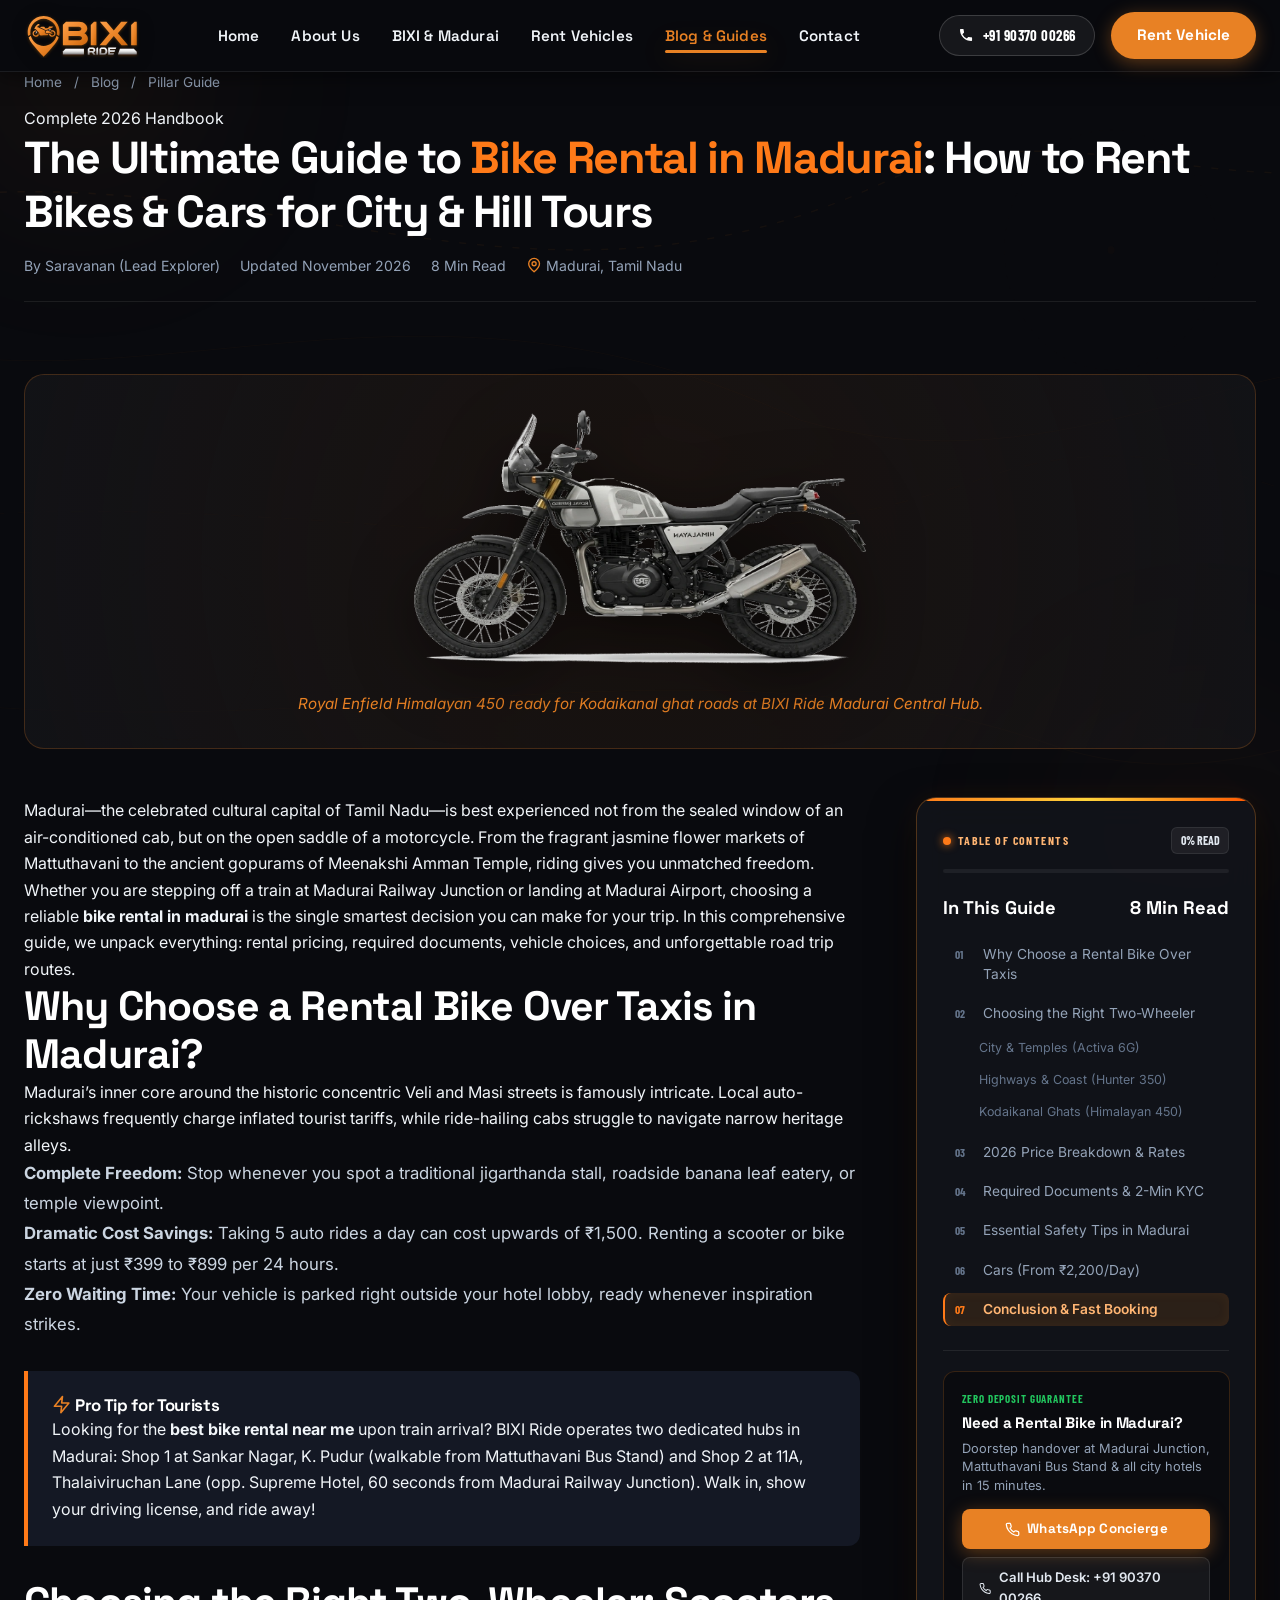
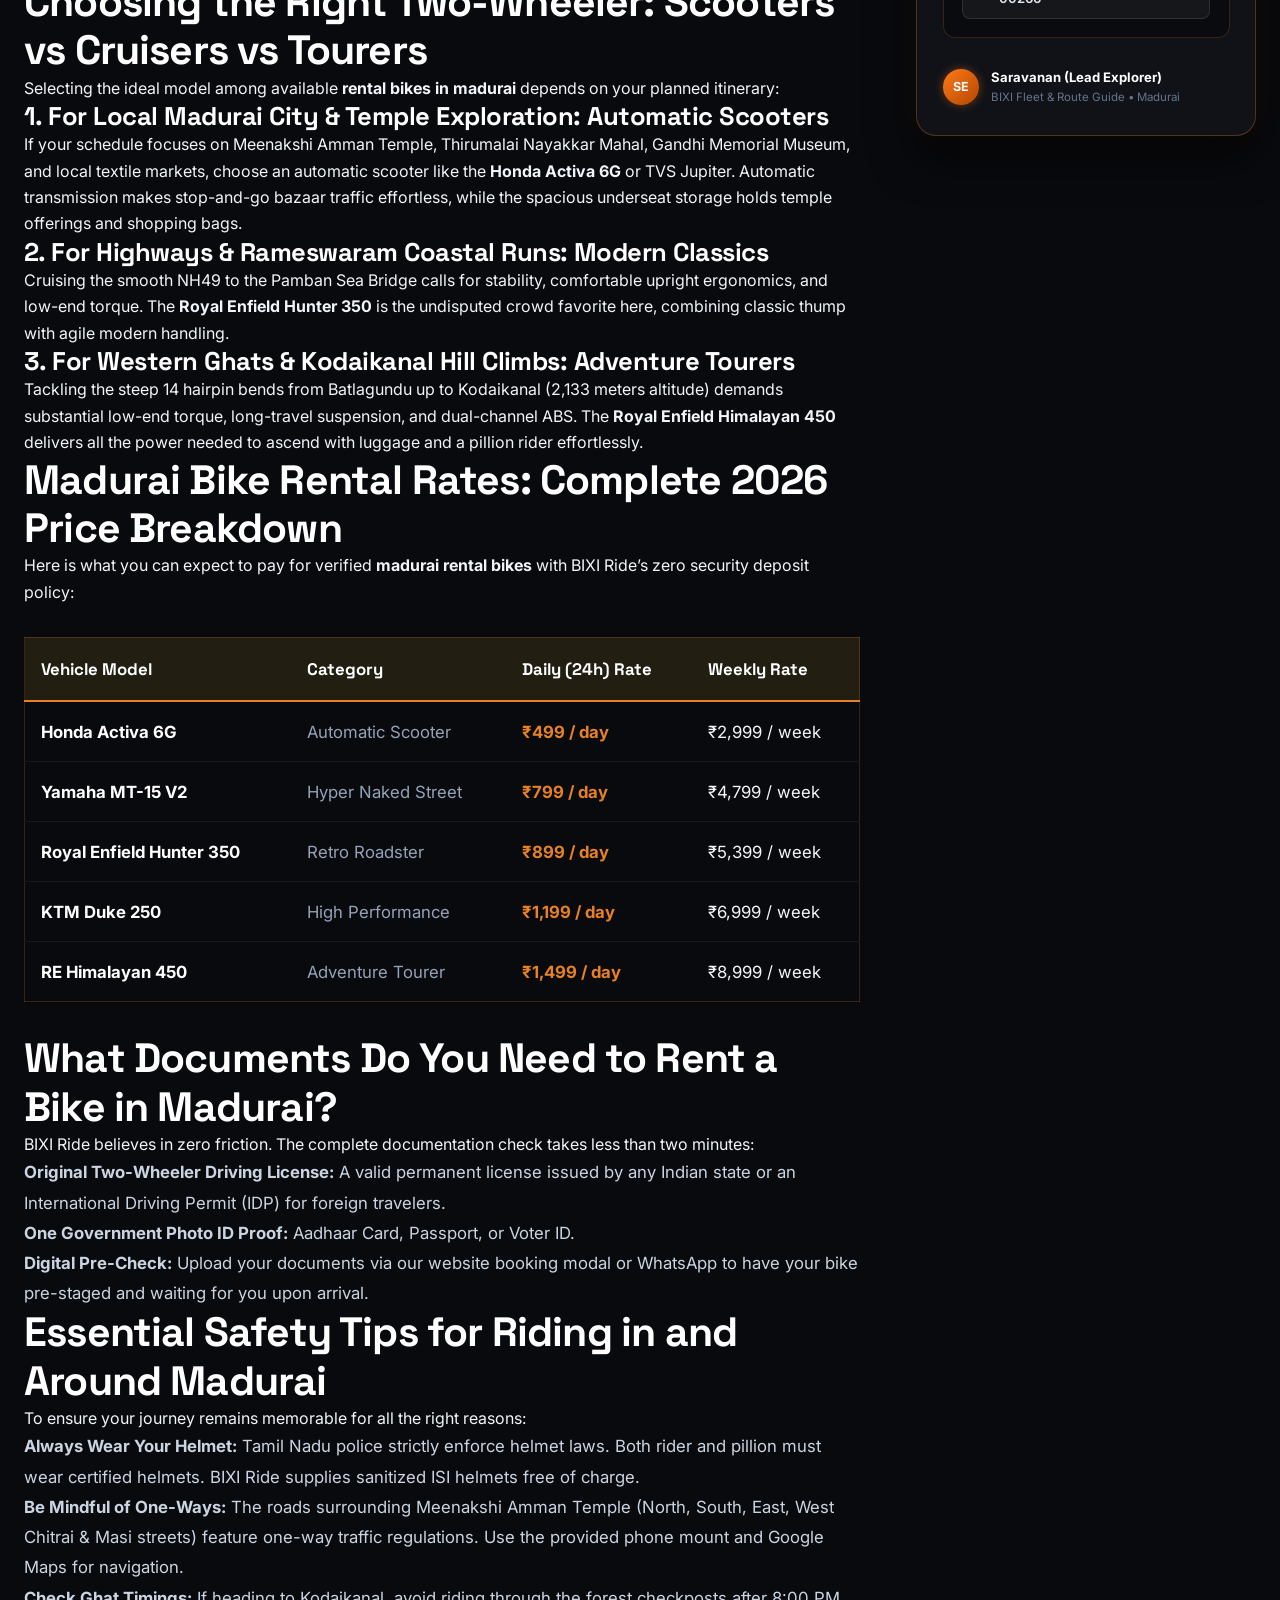
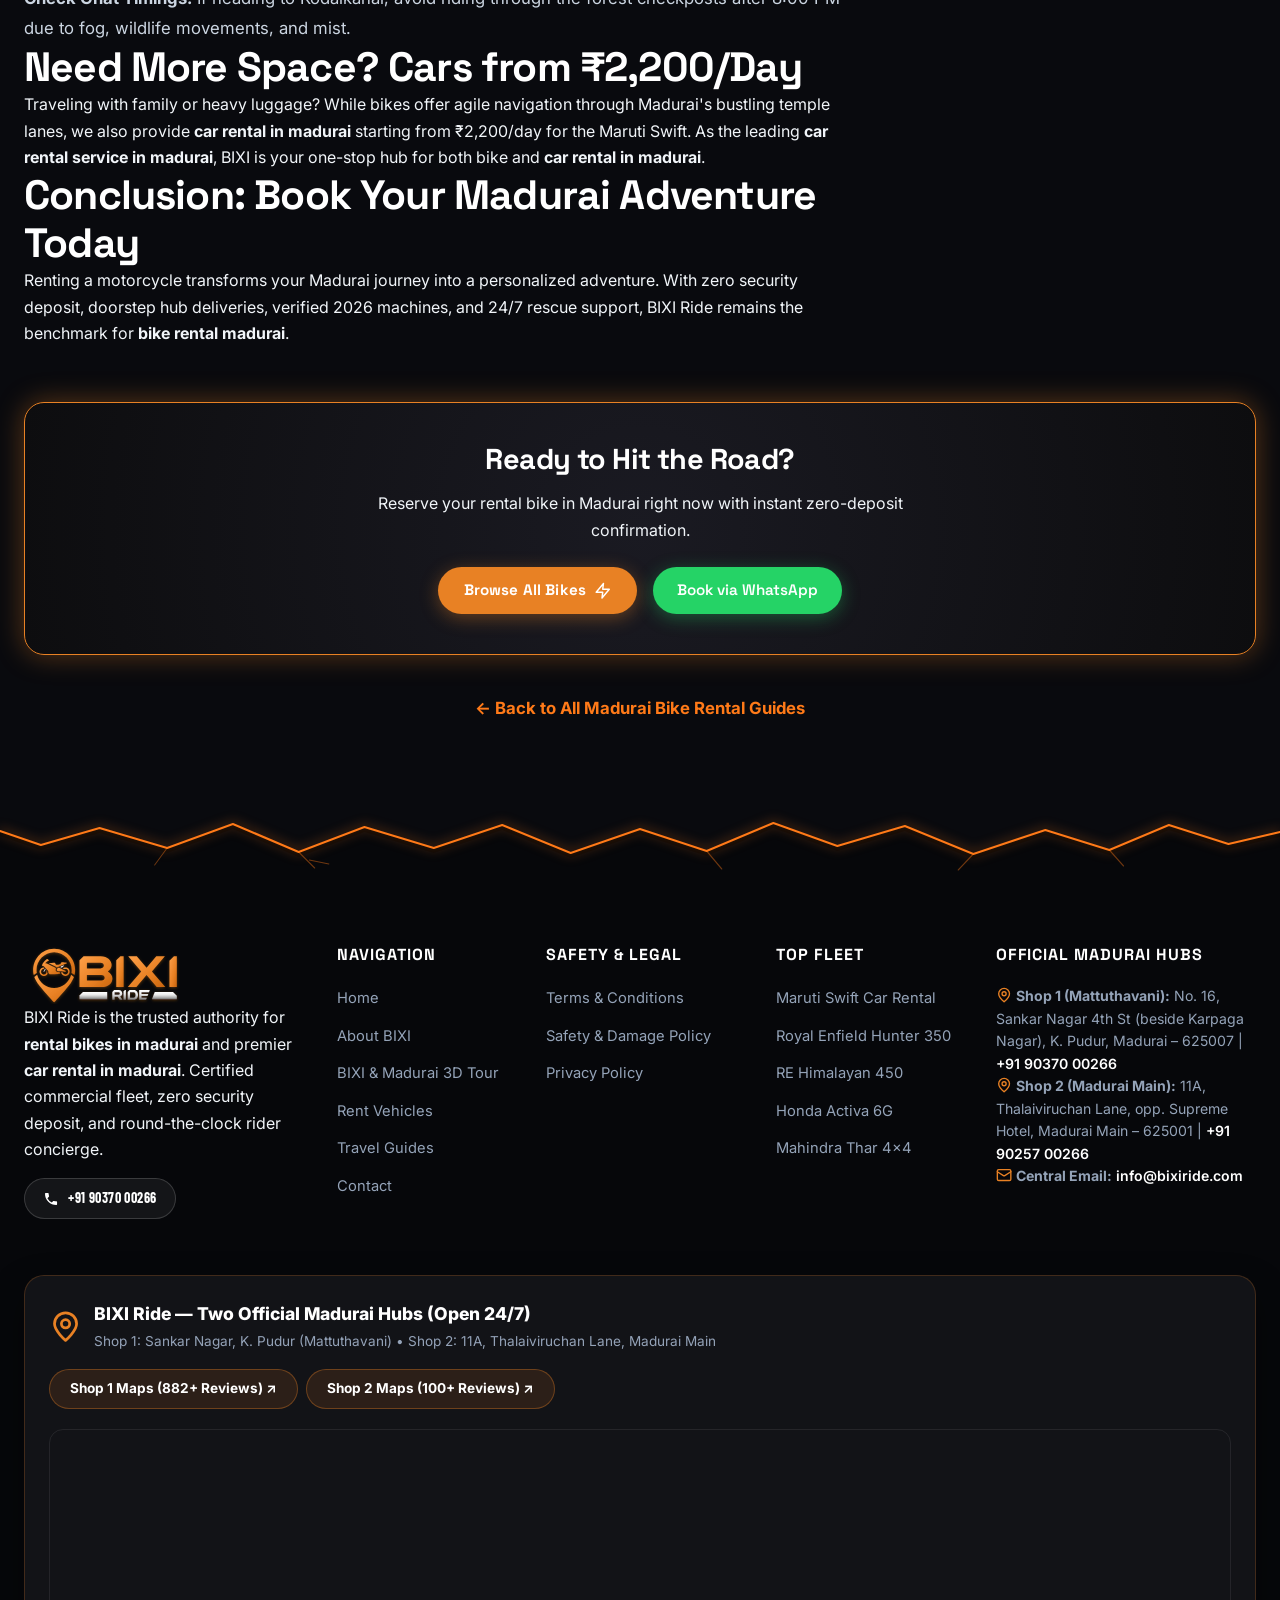
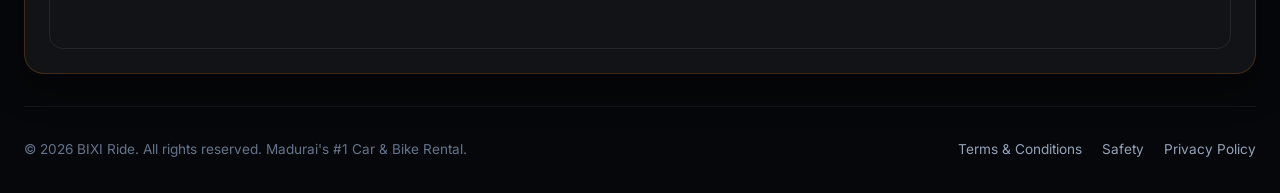
<file: blog-post.html>
<!DOCTYPE html>
<html lang="en">
<head>
  <meta charset="UTF-8">
  <meta name="viewport" content="width=device-width, initial-scale=1.0">
  <meta http-equiv="Cache-Control" content="no-cache, no-store, must-revalidate">
  <meta http-equiv="Pragma" content="no-cache">
  <meta http-equiv="Expires" content="0">

  <title>Madurai Bike Rental Travel Guide | BIXI Ride</title>
  
  <!-- SEO Meta Tags -->
  <meta name="description" content="Everything you need to know about navigating Madurai on two wheels. Compare rental rates, required documents, and best scenic routes with BIXI Ride.">
  <meta name="keywords" content="bike rental in madurai, madurai bike rental, rental bikes in madurai, bike rental madurai, madurai rental bikes, best bike rental near me, car rental in madurai, car rental in madurai, car rental service in madurai">
  <meta name="robots" content="index, follow, max-snippet:-1, max-image-preview:large, max-video-preview:-1">
  <link rel="canonical" href="https://saravana2745.github.io/bixi-theme/blog-post.html">
  <link rel="sitemap" type="application/xml" title="Sitemap" href="/sitemap.xml">
  <meta name="author" content="Saravanan - Chief Ride Strategist, BIXI Ride">
  <meta name="geo.region" content="IN-TN">
  <meta name="geo.placename" content="Madurai">
  <meta name="geo.position" content="9.9252;78.1198">

  <!-- Open Graph -->
  <meta property="og:type" content="article">
  <meta property="og:url" content="https://saravana2745.github.io/bixi-theme/blog-post.html">
  <meta property="og:title" content="Madurai Bike Rental Travel Guide | BIXI Ride">
  <meta property="og:description" content="Everything you need to know about navigating Madurai on two wheels. Compare rental rates, required documents, and best scenic routes with BIXI Ride.">
  <meta property="og:image" content="https://saravana2745.github.io/bixi-theme/assets/images/bikes/himalayan-450.webp">
  <meta property="og:locale" content="en_IN">
  <meta property="article:published_time" content="2026-03-01T08:00:00+05:30">
  <meta property="article:author" content="BIXI Ride Team">

  <!-- Transparent Favicon Suite & Fonts -->
  <link rel="icon" type="image/svg+xml" href="assets/images/logo-icon.svg?v=2.1.8">
  <link rel="icon" type="image/png" sizes="48x48" href="favicon-48x48.png?v=2.1.8">
  <link rel="icon" type="image/png" sizes="32x32" href="favicon-32x32.png?v=2.1.8">
  <link rel="icon" type="image/png" sizes="16x16" href="favicon-16x16.png?v=2.1.8">
  <link rel="apple-touch-icon" sizes="180x180" href="apple-touch-icon.png?v=2.1.8">
  <link rel="shortcut icon" href="favicon.ico?v=2.1.8">
  <link rel="preconnect" href="https://fonts.googleapis.com">
  <link rel="preconnect" href="https://fonts.gstatic.com" crossorigin>

  <!-- Stylesheets -->
  <link rel="stylesheet" href="assets/css/style.css?v=59.0">

  <!-- BlogPosting & Breadcrumb Schema -->
    <!-- Mobile Floating Quick Call / Rent Bar -->
  <div class="mobile-floating-bar">
    <div class="mobile-floating-inner">
      <a href="tel:+919037000266" class="btn-secondary" style="font-size: 0.9rem; padding: 0.6rem;"><span class="bixi-badge-icon orange"><svg viewBox="0 0 24 24" fill="none" stroke="currentColor" stroke-width="2"><path d="M22 16.92v3a2 2 0 0 1-2.18 2 19.79 19.79 0 0 1-8.63-3.07 19.5 19.5 0 0 1-6-6 19.79 19.79 0 0 1-3.07-8.67A2 2 0 0 1 4.11 2h3a2 2 0 0 1 2 1.72 12.84 12.84 0 0 0 .7 2.81 2 2 0 0 1-.45 2.11L8.09 9.91a16 16 0 0 0 6 6l1.27-1.27a2 2 0 0 1 2.11-.45 12.84 12.84 0 0 0 2.81.7A2 2 0 0 1 22 16.92z"/></svg></span> Call Now</a>
      <a href="bikes.html" class="btn-primary" style="font-size: 0.9rem; padding: 0.6rem;"><span class="bixi-badge-icon orange"><svg viewBox="0 0 24 24" fill="none" stroke="currentColor" stroke-width="2"><polygon points="13 2 3 14 12 14 11 22 21 10 12 10 13 2"/></svg></span> Rent Vehicle</a>
    </div>
  </div>

  <script type="application/ld+json">
  {
    "@context": "https://schema.org",
    "@type": "BlogPosting",
    "mainEntityOfPage": {
      "@type": "WebPage",
      "@id": "https://bixiride.com/blog-post.html"
    },
    "headline": "The Ultimate Guide to Bike Rental in Madurai: How to Rent Bikes in Madurai for City & Hill Tours",
    "description": "Comprehensive guide for choosing and renting two-wheelers in Madurai for temple exploration, highway cruising, and hill station rides.",
    "image": "https://bixiride.com/assets/images/bikes/himalayan-450.webp",
    "author": {
      "@type": "Person",
      "name": "Saravanan",
      "jobTitle": "Chief Ride Strategist"
    },
    "publisher": {
      "@type": "Organization",
      "name": "BIXI Ride",
      "logo": {
        "@type": "ImageObject",
        "url": "https://bixiride.com/assets/images/logo.svg"
      }
    },
    "datePublished": "2026-03-01T08:00:00+05:30",
    "dateModified": "2026-11-05T00:30:00+05:30"
  }
  </script>
  <link href="https://fonts.googleapis.com/css2?family=Barlow+Condensed:wght@600;700;800&family=Inter:wght@400;500;600;700&family=Outfit:wght@400;500;600;700;800;900&family=Syne:wght@700;800&family=Space+Grotesk:wght@600;700&display=swap" rel="stylesheet">
</head>
<body>
  <!-- Subtle Background Architectural & Topographic Art -->
  <div class="site-bg-art" aria-hidden="true">
    <div class="site-bg-ambient-1"></div>
    <div class="site-bg-ambient-2"></div>
    <svg viewBox="0 0 1440 900" fill="none" preserveAspectRatio="none" xmlns="http://www.w3.org/2000/svg">
      <path d="M-100 200 C300 150 600 350 1000 180 C1200 100 1400 220 1600 150" stroke="#E88124" stroke-width="1.5" stroke-dasharray="8 12"/>
      <path d="M-100 350 C200 400 500 250 900 420 C1200 500 1450 320 1600 380" stroke="#E88124" stroke-width="1" stroke-opacity="0.6"/>
      <path d="M-100 520 C350 480 700 600 1100 480 C1350 400 1500 550 1600 500" stroke="#E88124" stroke-width="1.2" stroke-dasharray="15 15" stroke-opacity="0.4"/>
      <path d="M-100 700 C400 750 800 620 1200 750 C1400 800 1550 700 1600 720" stroke="#E88124" stroke-width="1" stroke-opacity="0.5"/>
      <circle cx="1250" cy="250" r="120" stroke="#E88124" stroke-width="1" stroke-opacity="0.2" stroke-dasharray="4 8"/>
      <circle cx="1250" cy="250" r="4" fill="#E88124" fill-opacity="0.4"/>
      <circle cx="200" cy="650" r="90" stroke="#E88124" stroke-width="0.8" stroke-opacity="0.25"/>
      <line x1="200" y1="530" x2="200" y2="770" stroke="#E88124" stroke-width="0.5" stroke-opacity="0.2"/>
      <line x1="80" y1="650" x2="320" y2="650" stroke="#E88124" stroke-width="0.5" stroke-opacity="0.2"/>
    </svg>
  </div>


  <!-- Header -->
  <header class="site-header">
    <div class="container">
      <nav class="navbar" aria-label="Main Navigation">
        <a href="index.html" class="nav-brand" aria-label="BIXI Ride Madurai Home">
          <img src="assets/images/logo.svg" alt="BIXI Ride Logo" class="nav-logo" width="160" height="60">
        </a>
        <ul class="nav-links">
          <li><a href="index.html" class="nav-link">Home</a></li>
          <li><a href="about.html" class="nav-link">About Us</a></li>
          <li><a href="bixi-and-madurai.html" class="nav-link">BIXI &amp; Madurai</a></li>
          <li><a href="bikes.html" class="nav-link">Rent Vehicles</a></li>
          <li><a href="blog.html" class="nav-link active">Blog &amp; Guides</a></li>
          <li><a href="contact.html" class="nav-link">Contact</a></li>
        </ul>
        <div class="nav-actions">
          <a href="tel:+919037000266" class="btn-hotline" aria-label="Call BIXI Hotline">
            <svg viewBox="0 0 24 24" class="btn-hotline-icon" aria-hidden="true"><path d="M6.62 10.79a15.053 15.053 0 006.59 6.59l2.2-2.2a1 1 0 011.02-.24 11.72 11.72 0 003.68.59 1 1 0 011 1v3.5a1 1 0 01-1 1A17 17 0 013 4a1 1 0 011-1h3.5a1 1 0 011 1c0 1.25.2 2.45.59 3.68.09.31.02.66-.24 1.02l-2.23 2.09z"/></svg>
            <span class="hotline-number">+91 90370 00266</span>
          </a>
          <a href="bikes.html" class="btn-primary">Rent Vehicle</a>
          <button class="nav-toggle" aria-label="Toggle Menu">
            <span></span><span></span><span></span>
          </button>
        </div>
      </nav>
    </div>
  </header>

  <!-- Mobile Drawer Menu -->
  <div class="drawer-backdrop"></div>
  <aside class="mobile-nav-drawer" aria-label="Mobile Navigation">
    <div class="mobile-nav-top">
      <img src="assets/images/logo.svg" alt="BIXI Ride" width="140" style="margin-bottom: 2rem;">
      <ul class="mobile-nav-links">
        <li><a href="index.html" class="mobile-nav-link">Home <span class="mobile-nav-icon" aria-hidden="true"><svg viewBox="0 0 24 24" fill="none" stroke="currentColor" stroke-width="2" stroke-linecap="round" stroke-linejoin="round"><path d="M12 14l4-4"/><path d="M3.34 19a10 10 0 1 1 17.32 0"/><path d="M7 19h10"/></svg></span></a></li>
        <li><a href="about.html" class="mobile-nav-link">About Us <span class="mobile-nav-icon" aria-hidden="true"><svg viewBox="0 0 24 24" fill="none" stroke="currentColor" stroke-width="2" stroke-linecap="round" stroke-linejoin="round"><path d="M12 3a9 9 0 0 0-9 9v3a2 2 0 0 0 2 2h14a2 2 0 0 0 2-2v-3a9 9 0 0 0-9-9Z"/><path d="M12 9h8.5"/><path d="M7 17v2h10v-2"/></svg></span></a></li>
        <li><a href="bixi-and-madurai.html" class="mobile-nav-link">BIXI &amp; Madurai <span class="mobile-nav-icon" aria-hidden="true"><svg viewBox="0 0 24 24" fill="none" stroke="currentColor" stroke-width="2" stroke-linecap="round" stroke-linejoin="round"><circle cx="6" cy="19" r="3"/><path d="M9 19h8.5a3.5 3.5 0 0 0 0-7h-11a3.5 3.5 0 0 1 0-7H15"/><circle cx="18" cy="5" r="3"/></svg></span></a></li>
        <li><a href="bikes.html" class="mobile-nav-link">Rent Vehicles <span class="mobile-nav-icon" aria-hidden="true"><svg viewBox="0 0 24 24" fill="none" stroke="currentColor" stroke-width="2" stroke-linecap="round" stroke-linejoin="round"><circle cx="5.5" cy="17.5" r="3"/><circle cx="18.5" cy="17.5" r="3"/><path d="M8.5 17.5h6l-1.5-5h-3l-1.5 5zm6.5-5L17 7h2.5"/><path d="M10 12.5 8 8.5H5.5"/></svg></span></a></li>
        <li><a href="blog.html" class="mobile-nav-link active">Blog &amp; Guides <span class="mobile-nav-icon" aria-hidden="true"><svg viewBox="0 0 24 24" fill="none" stroke="currentColor" stroke-width="2" stroke-linecap="round" stroke-linejoin="round"><circle cx="12" cy="12" r="10"/><polygon points="16.24 7.76 14.12 14.12 7.76 16.24 9.88 9.88 16.24 7.76"/></svg></span></a></li>
        <li><a href="contact.html" class="mobile-nav-link">Contact Us <span class="mobile-nav-icon" aria-hidden="true"><svg viewBox="0 0 24 24" fill="none" stroke="currentColor" stroke-width="2" stroke-linecap="round" stroke-linejoin="round"><path d="M21 2l-2 2m-7.61 7.61a5.5 5.5 0 1 1-7.778 7.778 5.5 5.5 0 0 1 7.777-7.777zm0 0L15.5 7.5m0 0l3 3L22 7l-3-3m-3.5 3.5L19 4"/></svg></span></a></li>
      </ul>
    </div>
    <div class="mobile-nav-footer">
      <a href="tel:+919037000266" class="btn-hotline mobile-drawer-call">
        <svg viewBox="0 0 24 24" class="btn-hotline-icon" aria-hidden="true"><path d="M6.62 10.79a15.053 15.053 0 006.59 6.59l2.2-2.2a1 1 0 011.02-.24 11.72 11.72 0 003.68.59 1 1 0 011 1v3.5a1 1 0 01-1 1A17 17 0 013 4a1 1 0 011-1h3.5a1 1 0 011 1c0 1.25.2 2.45.59 3.68.09.31.02.66-.24 1.02l-2.23 2.09z"/></svg>
        <span>+91 90370 00266</span>
      </a>
      <a href="bikes.html" class="btn-primary" style="width: 100%; margin-bottom: 0.8rem;">Explore Fleet</a>
      <a href="https://wa.me/919037000266" class="btn-secondary btn-whatsapp" style="width: 100%;">WhatsApp Booking</a>
    </div>
  </aside>

  <!-- Main Article Content -->
  <main>
    <!-- Article Header -->
    <header class="article-header">
      <div class="container">
        <nav class="article-breadcrumbs" aria-label="Breadcrumb">
          <a href="index.html">Home</a> &nbsp;/&nbsp; <a href="blog.html">Blog</a> &nbsp;/&nbsp; <span>Pillar Guide</span>
        </nav>
        
        <span class="badge" style="margin-bottom: 1rem;">Complete 2026 Handbook</span>
        
        <!-- Suitable H1 Tag with target keywords -->
        <h1 class="article-title">
          The Ultimate Guide to <span class="text-orange">Bike Rental in Madurai</span>: How to Rent Bikes &amp; Cars for City &amp; Hill Tours
        </h1>

        <div class="article-meta">
          <span>By Saravanan (Lead Explorer)</span>
          <span>Updated November 2026</span>
          <span>8 Min Read</span>
          <span><span class="bixi-badge-icon orange"><svg viewBox="0 0 24 24" fill="none" stroke="currentColor" stroke-width="2"><path d="M12 2a8 8 0 0 0-8 8c0 5.25 8 12 8 12s8-6.75 8-12a8 8 0 0 0-8-8z"/><circle cx="12" cy="10" r="3"/></svg></span> Madurai, Tamil Nadu</span>
        </div>
      </div>
    </header>

    <!-- Post Body -->
    <section class="section" style="padding-top: 2rem;">
      <div class="container">
        <div style="background: radial-gradient(circle at 50% 50%, rgba(232, 129, 36, 0.08) 0%, rgba(22, 22, 26, 0.7) 100%); border: 1px solid var(--color-border); border-radius: var(--radius-lg); padding: 2rem; margin-bottom: 3rem; text-align: center;">
          <img src="assets/images/bikes/himalayan-450.webp" alt="Best rental bikes in madurai on display" width="460" height="260" style="margin: 0 auto 1.5rem; filter: drop-shadow(0 15px 30px rgba(0,0,0,0.6));">
          <p style="font-size: 0.95rem; color: var(--color-orange); font-style: italic;">
            Royal Enfield Himalayan 450 ready for Kodaikanal ghat roads at BIXI Ride Madurai Central Hub.
          </p>
        </div>

        <div class="blog-layout-grid">
          <!-- Main Article Column (Left) -->
          <article class="article-content" id="blogMainArticle">
            <p>
              Madurai—the celebrated cultural capital of Tamil Nadu—is best experienced not from the sealed window of an air-conditioned cab, but on the open saddle of a motorcycle. From the fragrant jasmine flower markets of Mattuthavani to the ancient gopurams of Meenakshi Amman Temple, riding gives you unmatched freedom.
            </p>

            <p>
              Whether you are stepping off a train at Madurai Railway Junction or landing at Madurai Airport, choosing a reliable <strong>bike rental in madurai</strong> is the single smartest decision you can make for your trip. In this comprehensive guide, we unpack everything: rental pricing, required documents, vehicle choices, and unforgettable road trip routes.
            </p>

            <h2 id="toc-why-bike">Why Choose a Rental Bike Over Taxis in Madurai?</h2>
            <p>
              Madurai’s inner core around the historic concentric Veli and Masi streets is famously intricate. Local auto-rickshaws frequently charge inflated tourist tariffs, while ride-hailing cabs struggle to navigate narrow heritage alleys.
            </p>
            <ul>
              <li><strong>Complete Freedom:</strong> Stop whenever you spot a traditional jigarthanda stall, roadside banana leaf eatery, or temple viewpoint.</li>
              <li><strong>Dramatic Cost Savings:</strong> Taking 5 auto rides a day can cost upwards of ₹1,500. Renting a scooter or bike starts at just ₹399 to ₹899 per 24 hours.</li>
              <li><strong>Zero Waiting Time:</strong> Your vehicle is parked right outside your hotel lobby, ready whenever inspiration strikes.</li>
            </ul>

            <div class="article-callout">
              <h4><span class="bixi-badge-icon orange"><svg viewBox="0 0 24 24" fill="none" stroke="currentColor" stroke-width="2"><polygon points="13 2 3 14 12 14 11 22 21 10 12 10 13 2"/></svg></span> Pro Tip for Tourists</h4>
              <p style="margin: 0;">
                Looking for the <strong>best bike rental near me</strong> upon train arrival? BIXI Ride operates two dedicated hubs in Madurai: Shop 1 at Sankar Nagar, K. Pudur (walkable from Mattuthavani Bus Stand) and Shop 2 at 11A, Thalaiviruchan Lane (opp. Supreme Hotel, 60 seconds from Madurai Railway Junction). Walk in, show your driving license, and ride away!
              </p>
            </div>

            <h2 id="toc-choosing-twowheeler">Choosing the Right Two-Wheeler: Scooters vs Cruisers vs Tourers</h2>
            <p>
              Selecting the ideal model among available <strong>rental bikes in madurai</strong> depends on your planned itinerary:
            </p>

            <h3 id="toc-scooters">1. For Local Madurai City &amp; Temple Exploration: Automatic Scooters</h3>
            <p>
              If your schedule focuses on Meenakshi Amman Temple, Thirumalai Nayakkar Mahal, Gandhi Memorial Museum, and local textile markets, choose an automatic scooter like the <strong>Honda Activa 6G</strong> or TVS Jupiter. Automatic transmission makes stop-and-go bazaar traffic effortless, while the spacious underseat storage holds temple offerings and shopping bags.
            </p>

            <h3 id="toc-cruisers">2. For Highways &amp; Rameswaram Coastal Runs: Modern Classics</h3>
            <p>
              Cruising the smooth NH49 to the Pamban Sea Bridge calls for stability, comfortable upright ergonomics, and low-end torque. The <strong>Royal Enfield Hunter 350</strong> is the undisputed crowd favorite here, combining classic thump with agile modern handling.
            </p>

            <h3 id="toc-adventure">3. For Western Ghats &amp; Kodaikanal Hill Climbs: Adventure Tourers</h3>
            <p>
              Tackling the steep 14 hairpin bends from Batlagundu up to Kodaikanal (2,133 meters altitude) demands substantial low-end torque, long-travel suspension, and dual-channel ABS. The <strong>Royal Enfield Himalayan 450</strong> delivers all the power needed to ascend with luggage and a pillion rider effortlessly.
            </p>

            <h2 id="toc-pricing-rates">Madurai Bike Rental Rates: Complete 2026 Price Breakdown</h2>
            <p>
              Here is what you can expect to pay for verified <strong>madurai rental bikes</strong> with BIXI Ride’s zero security deposit policy:
            </p>

            <div style="overflow-x: auto; margin: 2rem 0;">
              <table style="width: 100%; border-collapse: collapse; background: var(--color-forest-card); border: 1px solid var(--color-border); border-radius: var(--radius-md);">
                <thead>
                  <tr style="background: rgba(255, 212, 59, 0.1); border-bottom: 2px solid var(--color-yellow);">
                    <th style="padding: 1rem; text-align: left; color: var(--color-white); font-family: var(--font-heading);">Vehicle Model</th>
                    <th style="padding: 1rem; text-align: left; color: var(--color-white); font-family: var(--font-heading);">Category</th>
                    <th style="padding: 1rem; text-align: left; color: var(--color-white); font-family: var(--font-heading);">Daily (24h) Rate</th>
                    <th style="padding: 1rem; text-align: left; color: var(--color-white); font-family: var(--font-heading);">Weekly Rate</th>
                  </tr>
                </thead>
                <tbody>
                  <tr style="border-bottom: 1px solid rgba(255,255,255,0.06);">
                    <td style="padding: 0.9rem 1rem; font-weight: 700; color: var(--color-white);">Honda Activa 6G</td>
                    <td style="padding: 0.9rem 1rem; color: var(--color-muted);">Automatic Scooter</td>
                    <td style="padding: 0.9rem 1rem; color: var(--color-yellow); font-weight: 700;">₹499 / day</td>
                    <td style="padding: 0.9rem 1rem; color: var(--color-gray-light);">₹2,999 / week</td>
                  </tr>
                  <tr style="border-bottom: 1px solid rgba(255,255,255,0.06);">
                    <td style="padding: 0.9rem 1rem; font-weight: 700; color: var(--color-white);">Yamaha MT-15 V2</td>
                    <td style="padding: 0.9rem 1rem; color: var(--color-muted);">Hyper Naked Street</td>
                    <td style="padding: 0.9rem 1rem; color: var(--color-yellow); font-weight: 700;">₹799 / day</td>
                    <td style="padding: 0.9rem 1rem; color: var(--color-gray-light);">₹4,799 / week</td>
                  </tr>
                  <tr style="border-bottom: 1px solid rgba(255,255,255,0.06);">
                    <td style="padding: 0.9rem 1rem; font-weight: 700; color: var(--color-white);">Royal Enfield Hunter 350</td>
                    <td style="padding: 0.9rem 1rem; color: var(--color-muted);">Retro Roadster</td>
                    <td style="padding: 0.9rem 1rem; color: var(--color-yellow); font-weight: 700;">₹899 / day</td>
                    <td style="padding: 0.9rem 1rem; color: var(--color-gray-light);">₹5,399 / week</td>
                  </tr>
                  <tr style="border-bottom: 1px solid rgba(255,255,255,0.06);">
                    <td style="padding: 0.9rem 1rem; font-weight: 700; color: var(--color-white);">KTM Duke 250</td>
                    <td style="padding: 0.9rem 1rem; color: var(--color-muted);">High Performance</td>
                    <td style="padding: 0.9rem 1rem; color: var(--color-yellow); font-weight: 700;">₹1,199 / day</td>
                    <td style="padding: 0.9rem 1rem; color: var(--color-gray-light);">₹6,999 / week</td>
                  </tr>
                  <tr>
                    <td style="padding: 0.9rem 1rem; font-weight: 700; color: var(--color-white);">RE Himalayan 450</td>
                    <td style="padding: 0.9rem 1rem; color: var(--color-muted);">Adventure Tourer</td>
                    <td style="padding: 0.9rem 1rem; color: var(--color-yellow); font-weight: 700;">₹1,499 / day</td>
                    <td style="padding: 0.9rem 1rem; color: var(--color-gray-light);">₹8,999 / week</td>
                  </tr>
                </tbody>
              </table>
            </div>

            <h2 id="toc-documents-kyc">What Documents Do You Need to Rent a Bike in Madurai?</h2>
            <p>
              BIXI Ride believes in zero friction. The complete documentation check takes less than two minutes:
            </p>
            <ol>
              <li><strong>Original Two-Wheeler Driving License:</strong> A valid permanent license issued by any Indian state or an International Driving Permit (IDP) for foreign travelers.</li>
              <li><strong>One Government Photo ID Proof:</strong> Aadhaar Card, Passport, or Voter ID.</li>
              <li><strong>Digital Pre-Check:</strong> Upload your documents via our website booking modal or WhatsApp to have your bike pre-staged and waiting for you upon arrival.</li>
            </ol>

            <h2 id="toc-safety-tips">Essential Safety Tips for Riding in and Around Madurai</h2>
            <p>
              To ensure your journey remains memorable for all the right reasons:
            </p>
            <ul>
              <li><strong>Always Wear Your Helmet:</strong> Tamil Nadu police strictly enforce helmet laws. Both rider and pillion must wear certified helmets. BIXI Ride supplies sanitized ISI helmets free of charge.</li>
              <li><strong>Be Mindful of One-Ways:</strong> The roads surrounding Meenakshi Amman Temple (North, South, East, West Chitrai &amp; Masi streets) feature one-way traffic regulations. Use the provided phone mount and Google Maps for navigation.</li>
              <li><strong>Check Ghat Timings:</strong> If heading to Kodaikanal, avoid riding through the forest checkposts after 8:00 PM due to fog, wildlife movements, and mist.</li>
            </ul>

            <h2 id="toc-rental-cars">Need More Space? Cars from ₹2,200/Day</h2>
            <p>
              Traveling with family or heavy luggage? While bikes offer agile navigation through Madurai's bustling temple lanes, we also provide <strong>car rental in madurai</strong> starting from ₹2,200/day for the Maruti Swift. As the leading <strong>car rental service in madurai</strong>, BIXI is your one-stop hub for both bike and <strong>car rental in madurai</strong>.
            </p>

            <h2 id="toc-conclusion">Conclusion: Book Your Madurai Adventure Today</h2>
            <p>
              Renting a motorcycle transforms your Madurai journey into a personalized adventure. With zero security deposit, doorstep hub deliveries, verified 2026 machines, and 24/7 rescue support, BIXI Ride remains the benchmark for <strong>bike rental madurai</strong>.
            </p>
          </article>

          <!-- Sticky Table of Contents & Dispatch Sidebar (Right Column) -->
          <aside class="blog-sidebar-col" id="blogSidebar">
            <div class="blog-toc-card">
              <div class="blog-toc-header">
                <div class="blog-toc-badge">
                  <span class="toc-pulse-dot"></span>
                  <span>TABLE OF CONTENTS</span>
                </div>
                <div class="blog-toc-reading-progress">
                  <span id="tocReadingPercent">0% READ</span>
                </div>
              </div>

              <!-- Article reading progress track -->
              <div class="blog-toc-progress-bar-track">
                <div class="blog-toc-progress-bar-fill" id="tocProgressFill"></div>
              </div>

              <div class="blog-toc-title">
                <span>In This Guide</span>
                <span class="blog-toc-title-readtime">8 Min Read</span>
              </div>

              <nav class="blog-toc-nav" aria-label="Table of Contents">
                <ul class="blog-toc-list">
                  <li class="blog-toc-item">
                    <a href="#toc-why-bike" class="blog-toc-link">
                      <span class="toc-num">01</span>
                      <span class="toc-text">Why Choose a Rental Bike Over Taxis</span>
                    </a>
                  </li>
                  <li class="blog-toc-item">
                    <a href="#toc-choosing-twowheeler" class="blog-toc-link">
                      <span class="toc-num">02</span>
                      <span class="toc-text">Choosing the Right Two-Wheeler</span>
                    </a>
                    <ul class="blog-toc-sublist">
                      <li><a href="#toc-scooters" class="blog-toc-sublink">City &amp; Temples (Activa 6G)</a></li>
                      <li><a href="#toc-cruisers" class="blog-toc-sublink">Highways &amp; Coast (Hunter 350)</a></li>
                      <li><a href="#toc-adventure" class="blog-toc-sublink">Kodaikanal Ghats (Himalayan 450)</a></li>
                    </ul>
                  </li>
                  <li class="blog-toc-item">
                    <a href="#toc-pricing-rates" class="blog-toc-link">
                      <span class="toc-num">03</span>
                      <span class="toc-text">2026 Price Breakdown &amp; Rates</span>
                    </a>
                  </li>
                  <li class="blog-toc-item">
                    <a href="#toc-documents-kyc" class="blog-toc-link">
                      <span class="toc-num">04</span>
                      <span class="toc-text">Required Documents &amp; 2-Min KYC</span>
                    </a>
                  </li>
                  <li class="blog-toc-item">
                    <a href="#toc-safety-tips" class="blog-toc-link">
                      <span class="toc-num">05</span>
                      <span class="toc-text">Essential Safety Tips in Madurai</span>
                    </a>
                  </li>
                  <li class="blog-toc-item">
                    <a href="#toc-rental-cars" class="blog-toc-link">
                      <span class="toc-num">06</span>
                      <span class="toc-text">Cars (From ₹2,200/Day)</span>
                    </a>
                  </li>
                  <li class="blog-toc-item">
                    <a href="#toc-conclusion" class="blog-toc-link">
                      <span class="toc-num">07</span>
                      <span class="toc-text">Conclusion &amp; Fast Booking</span>
                    </a>
                  </li>
                </ul>
              </nav>

              <div class="blog-toc-divider"></div>

              <!-- Quick Dispatch & Booking Action Card -->
              <div class="blog-toc-cta-card">
                <div class="toc-cta-badge">ZERO DEPOSIT GUARANTEE</div>
                <h4 class="toc-cta-title">Need a Rental Bike in Madurai?</h4>
                <p class="toc-cta-desc">Doorstep handover at Madurai Junction, Mattuthavani Bus Stand &amp; all city hotels in 15 minutes.</p>
                <div class="toc-cta-actions">
                  <a href="https://wa.me/919037000266" target="_blank" rel="noopener noreferrer" class="btn-primary toc-cta-btn">
                    <svg width="15" height="15" viewBox="0 0 24 24" fill="none" stroke="currentColor" stroke-width="2"><path d="M22 16.92v3a2 2 0 0 1-2.18 2 19.79 19.79 0 0 1-8.63-3.07 19.5 19.5 0 0 1-6-6 19.79 19.79 0 0 1-3.07-8.67A2 2 0 0 1 4.11 2h3a2 2 0 0 1 2 1.72 12.84 12.84 0 0 0 .7 2.81 2 2 0 0 1-.45 2.11L8.09 9.91a16 16 0 0 0 6 6l1.27-1.27a2 2 0 0 1 2.11-.45 12.84 12.84 0 0 0 2.81.7A2 2 0 0 1 22 16.92z"/></svg>
                    WhatsApp Concierge
                  </a>
                  <a href="tel:+919037000266" class="toc-cta-call">
                    <svg width="13" height="13" viewBox="0 0 24 24" fill="none" stroke="currentColor" stroke-width="2"><path d="M22 16.92v3a2 2 0 0 1-2.18 2 19.79 19.79 0 0 1-8.63-3.07 19.5 19.5 0 0 1-6-6 19.79 19.79 0 0 1-3.07-8.67A2 2 0 0 1 4.11 2h3a2 2 0 0 1 2 1.72 12.84 12.84 0 0 0 .7 2.81 2 2 0 0 1-.45 2.11L8.09 9.91a16 16 0 0 0 6 6l1.27-1.27a2 2 0 0 1 2.11-.45 12.84 12.84 0 0 0 2.81.7A2 2 0 0 1 22 16.92z"/></svg>
                    Call Hub Desk: +91 90370 00266
                  </a>
                </div>
              </div>

              <!-- Author & Verified Explorer Card -->
              <div class="blog-toc-author-strip">
                <div class="toc-author-avatar">SE</div>
                <div class="toc-author-info">
                  <strong>Saravanan (Lead Explorer)</strong>
                  <span>BIXI Fleet &amp; Route Guide &bull; Madurai</span>
                </div>
              </div>
            </div>
          </aside>
        </div>

        <!-- CTA Box inside post -->
        <div style="background: radial-gradient(circle at 50% 50%, #1A1A22 0%, #0D0D0F 100%); border: 1px solid var(--color-orange); border-radius: var(--radius-lg); padding: 2.5rem; text-align: center; margin-top: 3.5rem; box-shadow: var(--shadow-orange);">
          <h3 style="font-size: 1.8rem; margin-bottom: 0.8rem; color: var(--color-white);">Ready to Hit the Road?</h3>
          <p style="color: var(--color-gray-light); max-width: 600px; margin: 0 auto 1.5rem;">
            Reserve your rental bike in Madurai right now with instant zero-deposit confirmation.
          </p>
          <div style="display: flex; justify-content: center; gap: 1rem; flex-wrap: wrap;">
            <a href="bikes.html" class="btn-primary">Browse All Bikes <span class="bixi-badge-icon orange"><svg viewBox="0 0 24 24" fill="none" stroke="currentColor" stroke-width="2"><polygon points="13 2 3 14 12 14 11 22 21 10 12 10 13 2"/></svg></span></a>
            <a href="https://wa.me/919037000266" class="btn-secondary btn-whatsapp">Book via WhatsApp</a>
          </div>
        </div>

        <!-- Back to Blog Hub -->
        <div style="margin-top: 2.5rem; text-align: center;">
          <a href="blog.html" class="blog-card-link" style="font-size: 1.05rem;">
            ← Back to All Madurai Bike Rental Guides
          </a>
        </div>
      </div>
    </section>
  </main>

    <!-- Automotive Torn Asphalt & Fracture Divider -->
    <div class="bixi-section-divider bixi-div-torn" style="--div-top: #090A0E; --div-bottom: #06070A;" aria-hidden="true">
      <svg class="bixi-div-svg" viewBox="0 0 1440 74" preserveAspectRatio="none">
        <path class="bixi-div-tear-shadow" d="M0,0 L1440,0 L1440,36 L1382,48 L1315,29 L1248,54 L1176,34 L1095,58 L1018,30 L942,50 L870,27 L795,55 L720,33 L642,57 L565,29 L488,52 L410,31 L336,56 L262,28 L188,52 L112,32 L46,49 L0,35 Z"/>
        <path class="bixi-div-top-fill" d="M0,0 L1440,0 L1440,31 L1382,43 L1315,24 L1248,49 L1176,29 L1095,53 L1018,25 L942,45 L870,22 L795,50 L720,28 L642,52 L565,24 L488,47 L410,26 L336,51 L262,23 L188,47 L112,27 L46,44 L0,30 Z"/>
        <path class="bixi-div-crack-glow" d="M0,30 L46,44 L112,27 L188,47 L262,23 L336,51 L410,26 L488,47 L565,24 L642,52 L720,28 L795,50 L870,22 L942,45 L1018,25 L1095,53 L1176,29 L1248,49 L1315,24 L1382,43 L1440,31"/>
        <path class="bixi-div-crack-sub" d="M336,51 L354,67 M348,59 L370,63 M795,50 L812,68 M1095,53 L1078,69 M1248,49 L1264,65 M188,47 L174,64"/>
      </svg>
    </div>

  <!-- Footer -->
    <footer class="site-footer">
    <div class="container">
      <div class="footer-top-grid">
        <div class="footer-brand">
          <img src="assets/images/logo.svg" alt="BIXI Ride - Best Bike Rental in Madurai" width="160" height="58">
          <p>
            BIXI Ride is the trusted authority for <strong>rental bikes in madurai</strong> and premier <strong>car rental in madurai</strong>. Certified commercial fleet, zero security deposit, and round-the-clock rider concierge.
          </p>
          <div style="display: flex; gap: 0.75rem; flex-wrap: wrap; margin-top: 1rem;">
            <a href="tel:+919037000266" class="btn-hotline" style="font-size: 0.88rem;">
              <svg viewBox="0 0 24 24"><path d="M6.62 10.79a15.053 15.053 0 006.59 6.59l2.2-2.2a1 1 0 011.02-.24 11.72 11.72 0 003.68.59 1 1 0 011 1v3.5a1 1 0 01-1 1A17 17 0 013 4a1 1 0 011-1h3.5a1 1 0 011 1c0 1.25.2 2.45.59 3.68.09.31.02.66-.24 1.02l-2.23 2.09z"/></svg>
              +91 90370 00266
            </a>
          </div>
        </div>

        <div>
          <h4 class="footer-title">Navigation</h4>
          <ul class="footer-links">
            <li><a href="index.html" class="footer-link">Home</a></li>
            <li><a href="about.html" class="footer-link">About BIXI</a></li>
            <li><a href="bixi-and-madurai.html" class="footer-link">BIXI &amp; Madurai 3D Tour</a></li>
            <li><a href="bikes.html" class="footer-link">Rent Vehicles</a></li>
            <li><a href="blog.html" class="footer-link">Travel Guides</a></li>
            <li><a href="contact.html" class="footer-link">Contact</a></li>
          </ul>
        </div>

        <div>
          <h4 class="footer-title">Safety &amp; Legal</h4>
          <ul class="footer-links">
            <li><a href="terms-and-conditions.html" class="footer-link">Terms &amp; Conditions</a></li>
            <li><a href="safety.html" class="footer-link">Safety &amp; Damage Policy</a></li>
            <li><a href="privacy-policy.html" class="footer-link">Privacy Policy</a></li>
          </ul>
        </div>

        <div>
          <h4 class="footer-title">Top Fleet</h4>
          <ul class="footer-links">
            <li><a href="bikes.html" class="footer-link">Maruti Swift Car Rental</a></li>
            <li><a href="bikes.html" class="footer-link">Royal Enfield Hunter 350</a></li>
            <li><a href="bikes.html" class="footer-link">RE Himalayan 450</a></li>
            <li><a href="bikes.html" class="footer-link">Honda Activa 6G</a></li>
            <li><a href="bikes.html" class="footer-link">Mahindra Thar 4×4</a></li>
          </ul>
        </div>

        <div>
          <h4 class="footer-title">Official Madurai Hubs</h4>
          <p style="font-size: 0.88rem; color: var(--color-muted); line-height: 1.6;">
            <span class="bixi-badge-icon orange"><svg viewBox="0 0 24 24" fill="none" stroke="currentColor" stroke-width="2"><path d="M12 2a8 8 0 0 0-8 8c0 5.25 8 12 8 12s8-6.75 8-12a8 8 0 0 0-8-8z"/><circle cx="12" cy="10" r="3"/></svg></span> <strong>Shop 1 (Mattuthavani):</strong> No. 16, Sankar Nagar 4th St (beside Karpaga Nagar), K. Pudur, Madurai – 625007 | <a href="tel:+919037000266" class="footer-tel-link">+91 90370 00266</a><br>
            <span class="bixi-badge-icon orange"><svg viewBox="0 0 24 24" fill="none" stroke="currentColor" stroke-width="2"><path d="M12 2a8 8 0 0 0-8 8c0 5.25 8 12 8 12s8-6.75 8-12a8 8 0 0 0-8-8z"/><circle cx="12" cy="10" r="3"/></svg></span> <strong>Shop 2 (Madurai Main):</strong> 11A, Thalaiviruchan Lane, opp. Supreme Hotel, Madurai Main – 625001 | <a href="tel:+919025700266" class="footer-tel-link">+91 90257 00266</a><br>
            <span class="bixi-badge-icon orange"><svg viewBox="0 0 24 24" fill="none" stroke="currentColor" stroke-width="2"><rect x="2" y="4" width="20" height="16" rx="2"/><path d="m22 7-8.97 5.7a1.94 1.94 0 0 1-2.06 0L2 7"/></svg></span> <strong>Central Email:</strong> <a href="mailto:info@bixiride.com" class="footer-mail-link">info@bixiride.com</a>
          </p>
        </div>
      </div>

      <!-- Embedded Google Map & Directions Card in Footer -->
      <div class="footer-map-card">
        <div class="footer-map-header">
          <div class="footer-map-header-left">
            <span class="footer-map-icon"><span class="bixi-badge-icon orange"><svg viewBox="0 0 24 24" fill="none" stroke="currentColor" stroke-width="2"><path d="M12 2a8 8 0 0 0-8 8c0 5.25 8 12 8 12s8-6.75 8-12a8 8 0 0 0-8-8z"/><circle cx="12" cy="10" r="3"/></svg></span></span>
            <div>
              <div class="footer-map-title">BIXI Ride — Two Official Madurai Hubs (Open 24/7)</div>
              <div class="footer-map-desc">Shop 1: Sankar Nagar, K. Pudur (Mattuthavani) &bull; Shop 2: 11A, Thalaiviruchan Lane, Madurai Main</div>
            </div>
          </div>
          <div style="display: flex; gap: 0.5rem; flex-wrap: wrap;">
            <a href="https://share.google/HIhNL3azR9SGpXfqi" target="_blank" rel="noopener noreferrer" class="footer-map-btn">
              Shop 1 Maps (882+ Reviews) ↗
            </a>
            <a href="https://share.google/FS7cn6SUZmiDEZox5" target="_blank" rel="noopener noreferrer" class="footer-map-btn">
              Shop 2 Maps (100+ Reviews) ↗
            </a>
          </div>
        </div>
        <div class="footer-map-frame-box">
          <iframe src="https://www.google.com/maps/embed?pb=!1m18!1m12!1m3!1d3929.8674621368555!2d78.1490831!3d9.944983899999999!2m3!1f0!2f0!3f0!3m2!1i1024!2i768!4f13.1!3m3!1m2!1s0x3b00c5112a0e51b3%3A0xc6dce400f2b6221d!2sBixi%20Ride%20-%20Bike%20%26%20Car%20Rental%20Madurai!5e0!3m2!1sen!2sin!4v1794765259662!5m2!1sen!2sin" width="100%" height="220" style="border:0;" allowfullscreen="" loading="lazy" referrerpolicy="no-referrer-when-downgrade" title="BIXI Ride Madurai Mattuthavani Flagship Hub Location"></iframe>
        </div>
      </div>

      <div class="footer-bottom">
        <div>&copy; 2026 BIXI Ride. All rights reserved. Madurai's #1 Car &amp; Bike Rental.</div>
        <div style="display: flex; gap: 1.25rem; align-items: center; flex-wrap: wrap;">
          <a href="terms-and-conditions.html" class="footer-link" style="color: #94a3b8; font-size: 0.85rem;">Terms &amp; Conditions</a>
          <a href="safety.html" class="footer-link" style="color: #94a3b8; font-size: 0.85rem;">Safety</a>
          <a href="privacy-policy.html" class="footer-link" style="color: #94a3b8; font-size: 0.85rem;">Privacy Policy</a>
        </div>
      </div>
    </div>
  </footer>

  <script src="assets/js/react-bits-animations.js?v=59.0"></script>
  <script src="assets/js/main.js?v=59.0"></script>
</body>
</html>
</file>
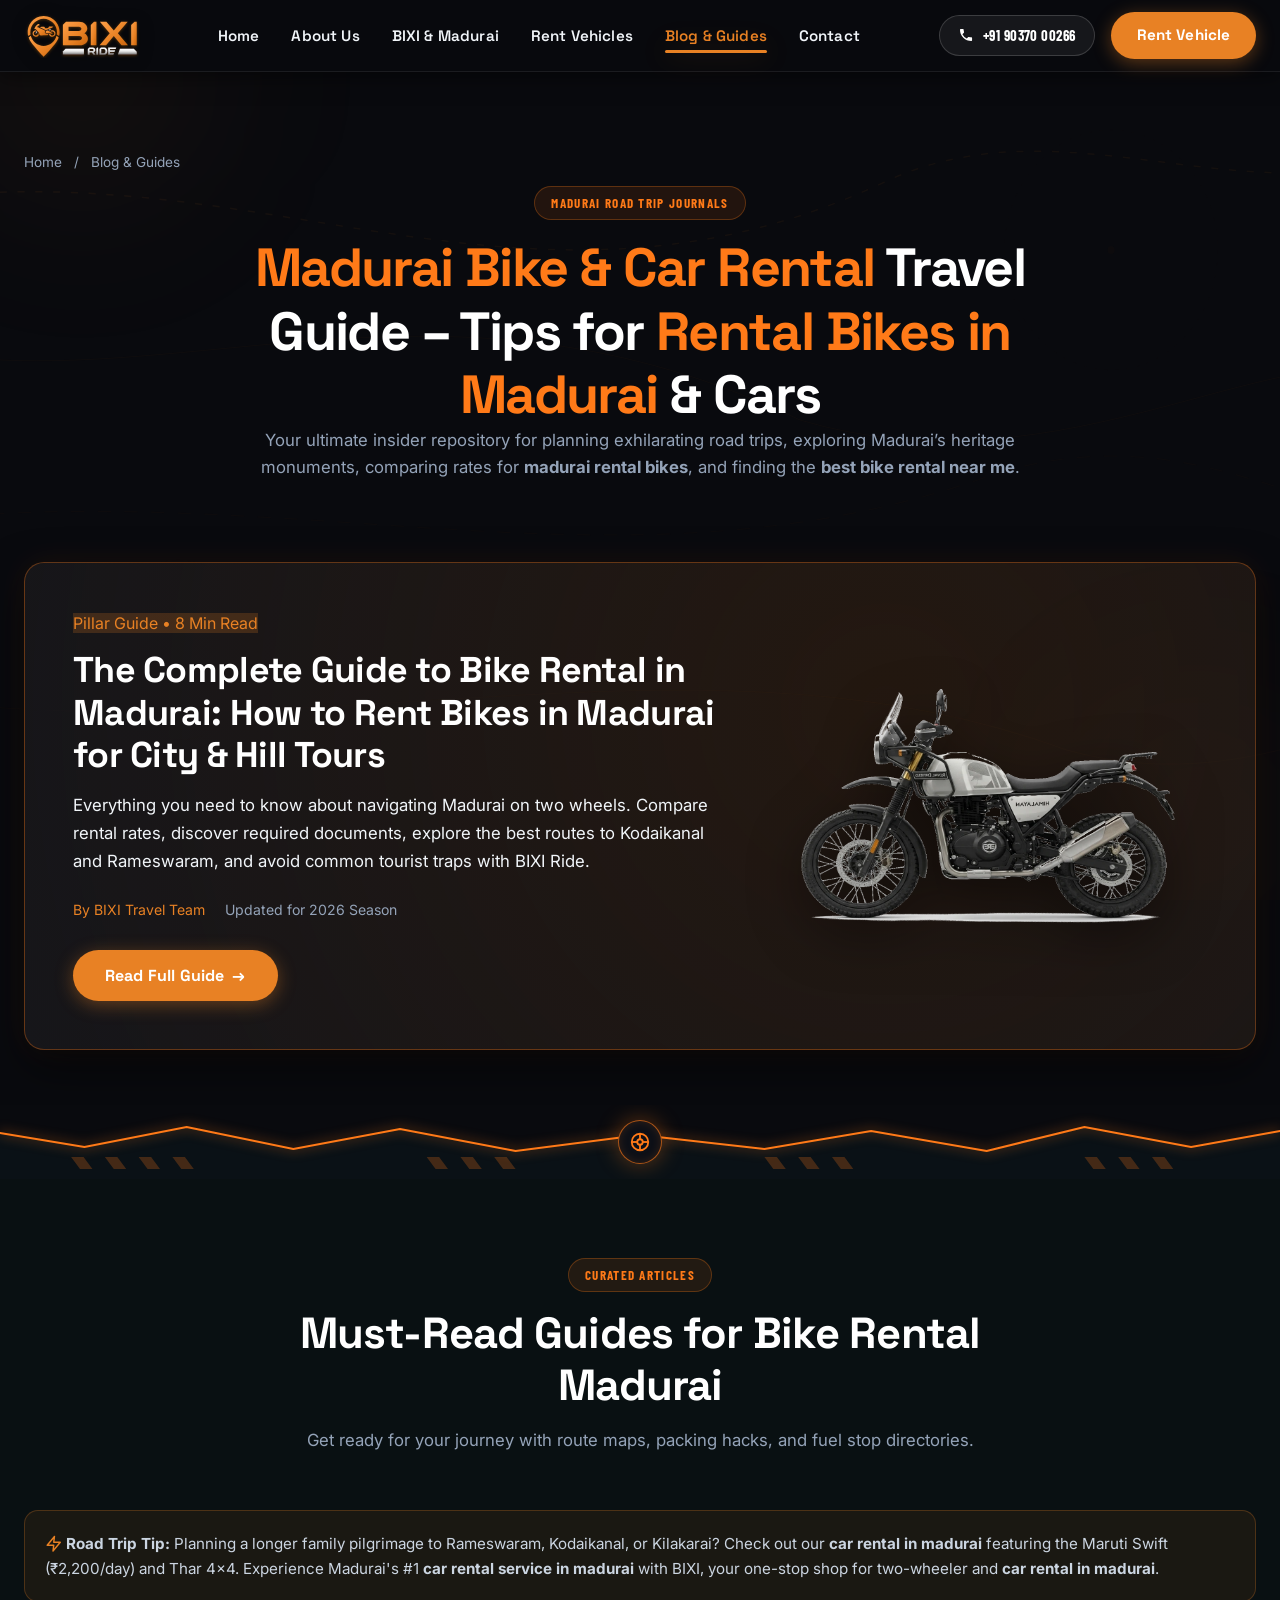
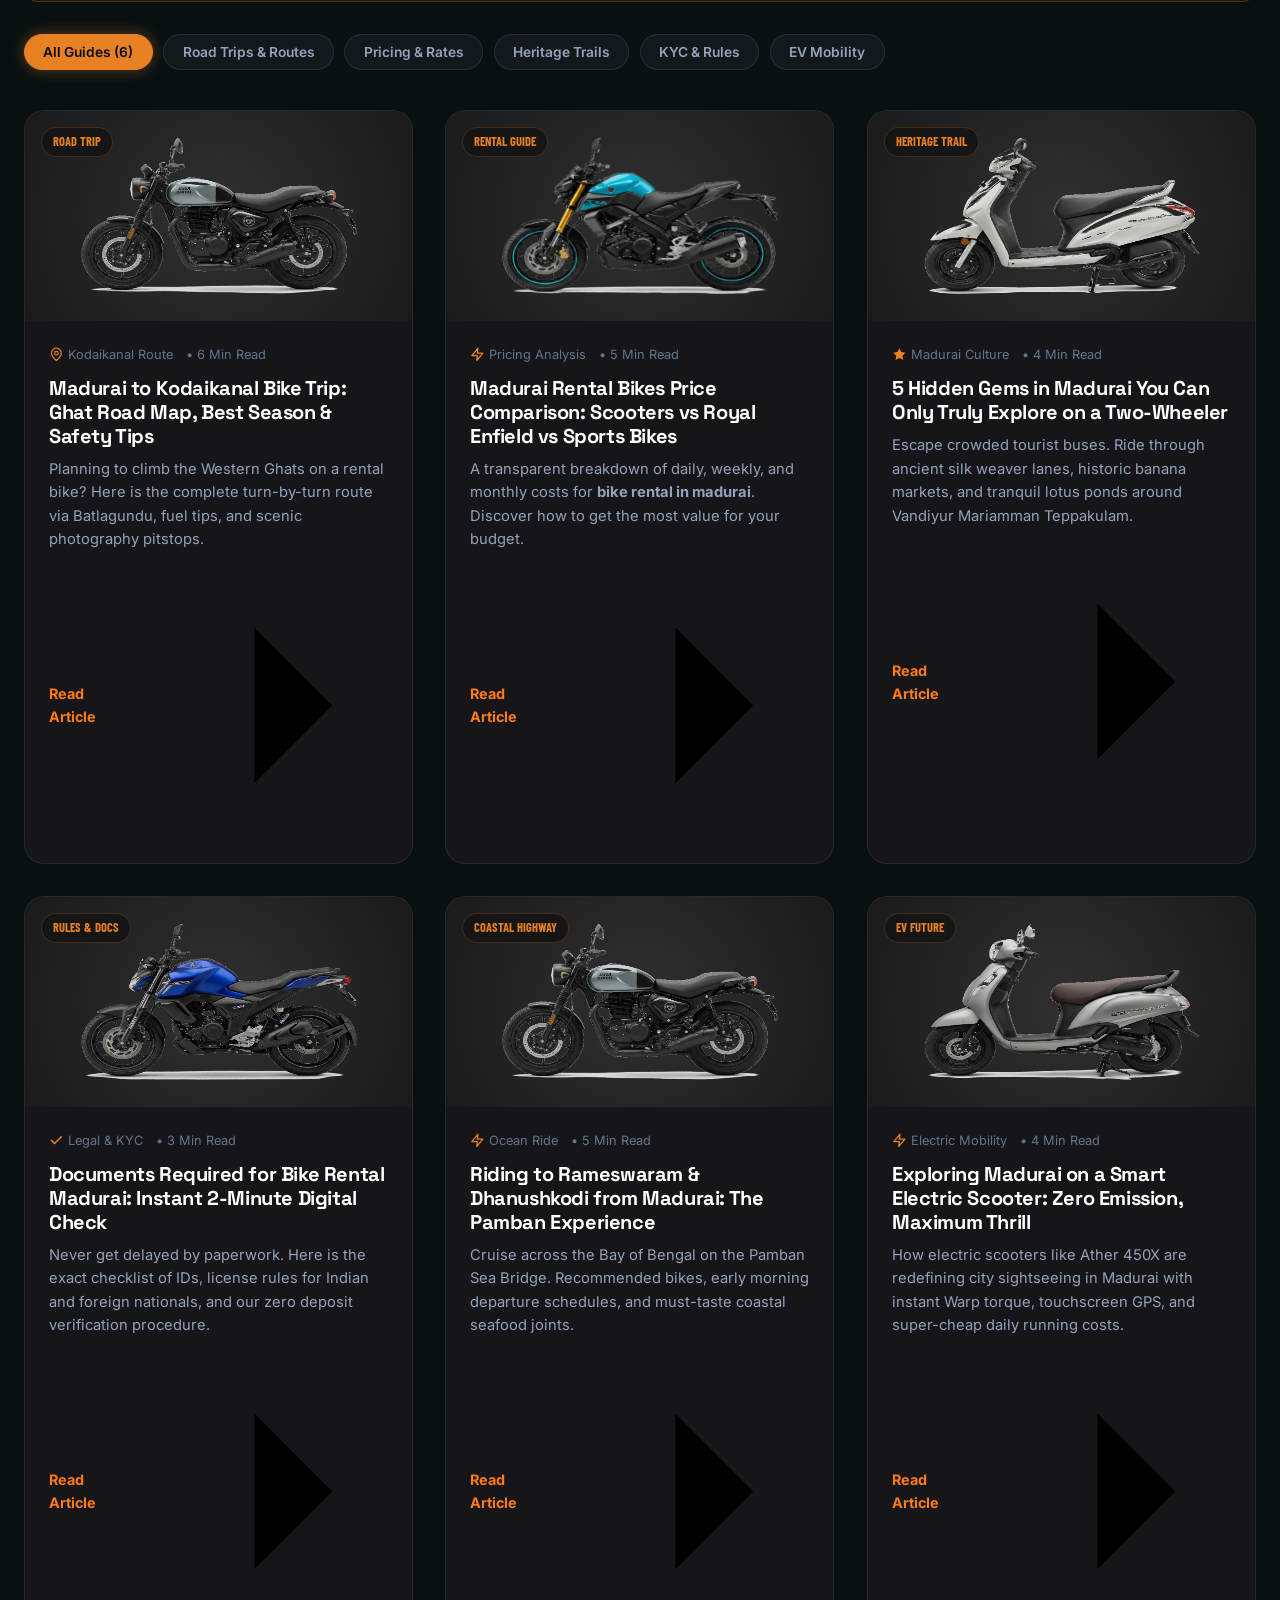
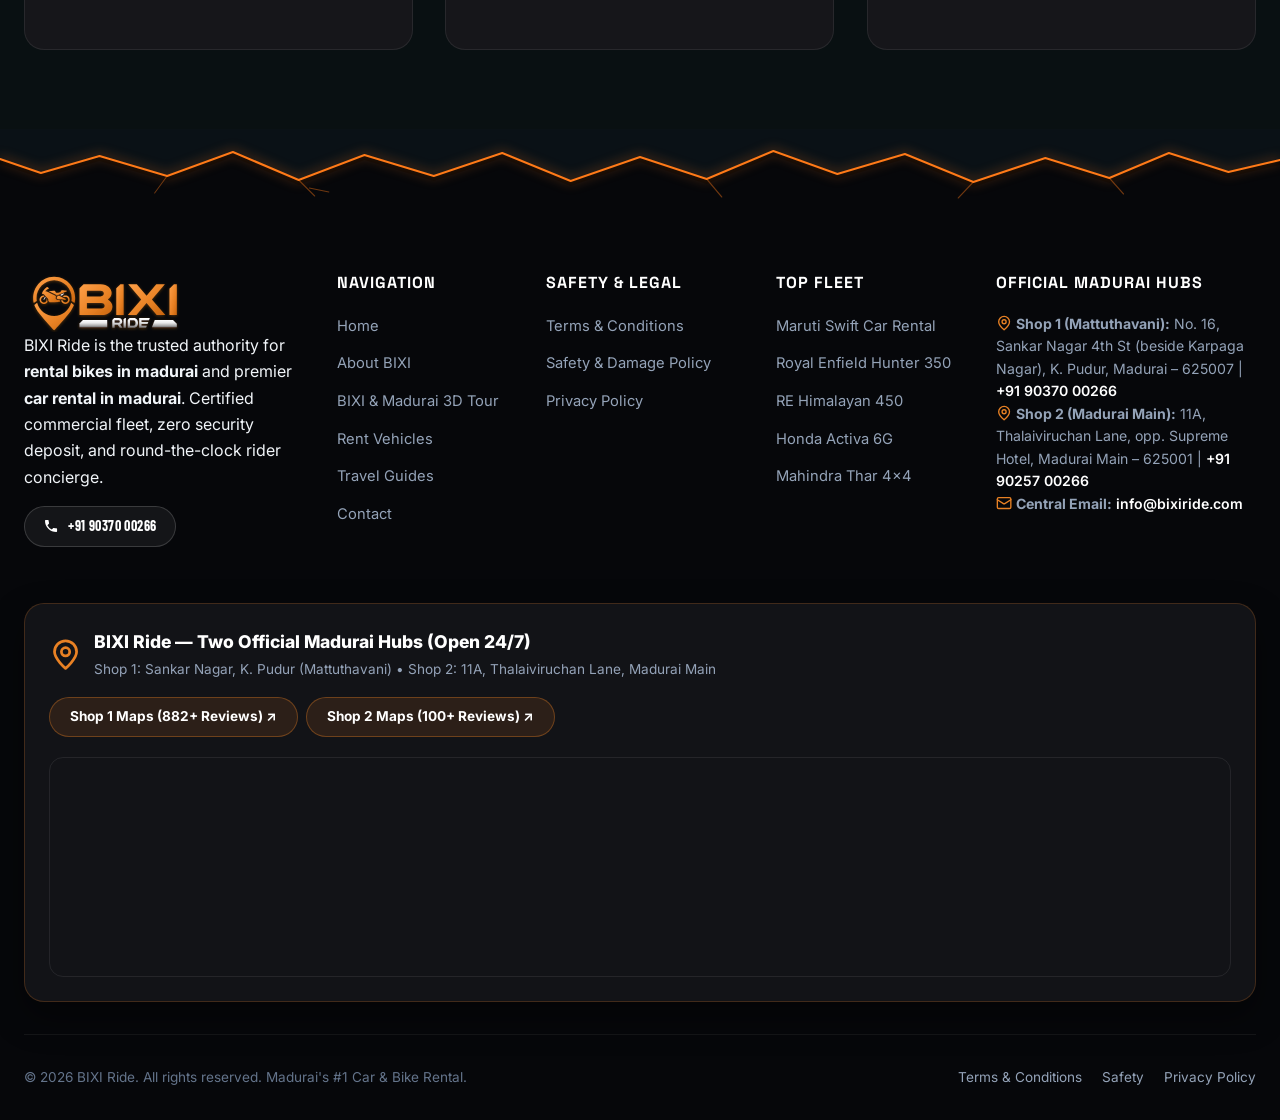
<file: blog.html>
<!DOCTYPE html>
<html lang="en">
<head>
  <meta charset="UTF-8">
  <meta name="viewport" content="width=device-width, initial-scale=1.0">
  <meta http-equiv="Cache-Control" content="no-cache, no-store, must-revalidate">
  <meta http-equiv="Pragma" content="no-cache">
  <meta http-equiv="Expires" content="0">

  <title>Madurai Travel & Rental Blog | BIXI Vehicle Guide</title>
  
  <!-- SEO Meta Tags -->
  <meta name="description" content="Madurai travel guides, Ghat road trip itineraries, and vehicle tips. Expert advice for bike rental in Madurai and self-drive car trips across Tamil Nadu.">
  <meta name="keywords" content="bike rental in madurai, madurai bike rental, rental bikes in madurai, bike rental madurai, madurai rental bikes, best bike rental near me, car rental in madurai, car rental in madurai, car rental service in madurai">
  <meta name="robots" content="index, follow, max-snippet:-1, max-image-preview:large, max-video-preview:-1">
  <link rel="canonical" href="https://saravana2745.github.io/bixi-theme/blog.html">
  <link rel="sitemap" type="application/xml" title="Sitemap" href="/sitemap.xml">
  <meta name="geo.region" content="IN-TN">
  <meta name="geo.placename" content="Madurai">
  <meta name="geo.position" content="9.9252;78.1198">

  <!-- Open Graph -->
  <meta property="og:type" content="website">
  <meta property="og:url" content="https://saravana2745.github.io/bixi-theme/blog.html">
  <meta property="og:title" content="Madurai Travel & Rental Blog | BIXI Vehicle Guide">
  <meta property="og:description" content="Madurai travel guides, Ghat road trip itineraries, and vehicle tips. Expert advice for bike rental in Madurai and self-drive car trips across Tamil Nadu.">
  <meta property="og:image" content="https://saravana2745.github.io/bixi-theme/assets/images/logo.svg">
  <meta property="og:locale" content="en_IN">

  <!-- Transparent Favicon Suite & Fonts -->
  <link rel="icon" type="image/svg+xml" href="assets/images/logo-icon.svg?v=2.1.8">
  <link rel="icon" type="image/png" sizes="48x48" href="favicon-48x48.png?v=2.1.8">
  <link rel="icon" type="image/png" sizes="32x32" href="favicon-32x32.png?v=2.1.8">
  <link rel="icon" type="image/png" sizes="16x16" href="favicon-16x16.png?v=2.1.8">
  <link rel="apple-touch-icon" sizes="180x180" href="apple-touch-icon.png?v=2.1.8">
  <link rel="shortcut icon" href="favicon.ico?v=2.1.8">
  <link rel="preconnect" href="https://fonts.googleapis.com">
  <link rel="preconnect" href="https://fonts.gstatic.com" crossorigin>

  <!-- Stylesheets -->
  <link rel="stylesheet" href="assets/css/style.css?v=59.0">

  <!-- Blog & Breadcrumbs Schema -->
    <!-- Mobile Floating Quick Call / Rent Bar -->
  <div class="mobile-floating-bar">
    <div class="mobile-floating-inner">
      <a href="tel:+919037000266" class="btn-secondary" style="font-size: 0.9rem; padding: 0.6rem;"><span class="bixi-badge-icon orange"><svg viewBox="0 0 24 24" fill="none" stroke="currentColor" stroke-width="2"><path d="M22 16.92v3a2 2 0 0 1-2.18 2 19.79 19.79 0 0 1-8.63-3.07 19.5 19.5 0 0 1-6-6 19.79 19.79 0 0 1-3.07-8.67A2 2 0 0 1 4.11 2h3a2 2 0 0 1 2 1.72 12.84 12.84 0 0 0 .7 2.81 2 2 0 0 1-.45 2.11L8.09 9.91a16 16 0 0 0 6 6l1.27-1.27a2 2 0 0 1 2.11-.45 12.84 12.84 0 0 0 2.81.7A2 2 0 0 1 22 16.92z"/></svg></span> Call Now</a>
      <a href="bikes.html" class="btn-primary" style="font-size: 0.9rem; padding: 0.6rem;"><span class="bixi-badge-icon orange"><svg viewBox="0 0 24 24" fill="none" stroke="currentColor" stroke-width="2"><polygon points="13 2 3 14 12 14 11 22 21 10 12 10 13 2"/></svg></span> Rent Vehicle</a>
    </div>
  </div>

  <script type="application/ld+json">
  {
    "@context": "https://schema.org",
    "@type": "Blog",
    "name": "BIXI Ride Madurai Travel & Motorcycle Blog",
    "url": "https://bixiride.com/blog.html",
    "description": "Essential road trip guides, itineraries, and bike rental advice for Madurai and Tamil Nadu.",
    "publisher": {
      "@type": "Organization",
      "name": "BIXI Ride",
      "logo": {
        "@type": "ImageObject",
        "url": "https://bixiride.com/assets/images/logo.svg"
      }
    }
  }
  </script>
  <link href="https://fonts.googleapis.com/css2?family=Barlow+Condensed:wght@600;700;800&family=Inter:wght@400;500;600;700&family=Outfit:wght@400;500;600;700;800;900&family=Syne:wght@700;800&family=Space+Grotesk:wght@600;700&display=swap" rel="stylesheet">
</head>
<body>
  <!-- Subtle Background Architectural & Topographic Art -->
  <div class="site-bg-art" aria-hidden="true">
    <div class="site-bg-ambient-1"></div>
    <div class="site-bg-ambient-2"></div>
    <svg viewBox="0 0 1440 900" fill="none" preserveAspectRatio="none" xmlns="http://www.w3.org/2000/svg">
      <path d="M-100 200 C300 150 600 350 1000 180 C1200 100 1400 220 1600 150" stroke="#E88124" stroke-width="1.5" stroke-dasharray="8 12"/>
      <path d="M-100 350 C200 400 500 250 900 420 C1200 500 1450 320 1600 380" stroke="#E88124" stroke-width="1" stroke-opacity="0.6"/>
      <path d="M-100 520 C350 480 700 600 1100 480 C1350 400 1500 550 1600 500" stroke="#E88124" stroke-width="1.2" stroke-dasharray="15 15" stroke-opacity="0.4"/>
      <path d="M-100 700 C400 750 800 620 1200 750 C1400 800 1550 700 1600 720" stroke="#E88124" stroke-width="1" stroke-opacity="0.5"/>
      <circle cx="1250" cy="250" r="120" stroke="#E88124" stroke-width="1" stroke-opacity="0.2" stroke-dasharray="4 8"/>
      <circle cx="1250" cy="250" r="4" fill="#E88124" fill-opacity="0.4"/>
      <circle cx="200" cy="650" r="90" stroke="#E88124" stroke-width="0.8" stroke-opacity="0.25"/>
      <line x1="200" y1="530" x2="200" y2="770" stroke="#E88124" stroke-width="0.5" stroke-opacity="0.2"/>
      <line x1="80" y1="650" x2="320" y2="650" stroke="#E88124" stroke-width="0.5" stroke-opacity="0.2"/>
    </svg>
  </div>


  <!-- Header -->
  <header class="site-header">
    <div class="container">
      <nav class="navbar" aria-label="Main Navigation">
        <a href="index.html" class="nav-brand" aria-label="BIXI Ride Madurai Home">
          <img src="assets/images/logo.svg" alt="BIXI Ride Logo" class="nav-logo" width="160" height="60">
        </a>
        <ul class="nav-links">
          <li><a href="index.html" class="nav-link">Home</a></li>
          <li><a href="about.html" class="nav-link">About Us</a></li>
          <li><a href="bixi-and-madurai.html" class="nav-link">BIXI &amp; Madurai</a></li>
          <li><a href="bikes.html" class="nav-link">Rent Vehicles</a></li>
          <li><a href="blog.html" class="nav-link active">Blog &amp; Guides</a></li>
          <li><a href="contact.html" class="nav-link">Contact</a></li>
        </ul>
        <div class="nav-actions">
          <a href="tel:+919037000266" class="btn-hotline" aria-label="Call BIXI Hotline">
            <svg viewBox="0 0 24 24" class="btn-hotline-icon" aria-hidden="true"><path d="M6.62 10.79a15.053 15.053 0 006.59 6.59l2.2-2.2a1 1 0 011.02-.24 11.72 11.72 0 003.68.59 1 1 0 011 1v3.5a1 1 0 01-1 1A17 17 0 013 4a1 1 0 011-1h3.5a1 1 0 011 1c0 1.25.2 2.45.59 3.68.09.31.02.66-.24 1.02l-2.23 2.09z"/></svg>
            <span class="hotline-number">+91 90370 00266</span>
          </a>
          <a href="bikes.html" class="btn-primary">Rent Vehicle</a>
          <button class="nav-toggle" aria-label="Toggle Menu">
            <span></span><span></span><span></span>
          </button>
        </div>
      </nav>
    </div>
  </header>

  <!-- Mobile Drawer Menu -->
  <div class="drawer-backdrop"></div>
  <aside class="mobile-nav-drawer" aria-label="Mobile Navigation">
    <div class="mobile-nav-top">
      <img src="assets/images/logo.svg" alt="BIXI Ride" width="140" style="margin-bottom: 2rem;">
      <ul class="mobile-nav-links">
        <li><a href="index.html" class="mobile-nav-link">Home <span class="mobile-nav-icon" aria-hidden="true"><svg viewBox="0 0 24 24" fill="none" stroke="currentColor" stroke-width="2" stroke-linecap="round" stroke-linejoin="round"><path d="M12 14l4-4"/><path d="M3.34 19a10 10 0 1 1 17.32 0"/><path d="M7 19h10"/></svg></span></a></li>
        <li><a href="about.html" class="mobile-nav-link">About Us <span class="mobile-nav-icon" aria-hidden="true"><svg viewBox="0 0 24 24" fill="none" stroke="currentColor" stroke-width="2" stroke-linecap="round" stroke-linejoin="round"><path d="M12 3a9 9 0 0 0-9 9v3a2 2 0 0 0 2 2h14a2 2 0 0 0 2-2v-3a9 9 0 0 0-9-9Z"/><path d="M12 9h8.5"/><path d="M7 17v2h10v-2"/></svg></span></a></li>
        <li><a href="bixi-and-madurai.html" class="mobile-nav-link">BIXI &amp; Madurai <span class="mobile-nav-icon" aria-hidden="true"><svg viewBox="0 0 24 24" fill="none" stroke="currentColor" stroke-width="2" stroke-linecap="round" stroke-linejoin="round"><circle cx="6" cy="19" r="3"/><path d="M9 19h8.5a3.5 3.5 0 0 0 0-7h-11a3.5 3.5 0 0 1 0-7H15"/><circle cx="18" cy="5" r="3"/></svg></span></a></li>
        <li><a href="bikes.html" class="mobile-nav-link">Rent Vehicles <span class="mobile-nav-icon" aria-hidden="true"><svg viewBox="0 0 24 24" fill="none" stroke="currentColor" stroke-width="2" stroke-linecap="round" stroke-linejoin="round"><circle cx="5.5" cy="17.5" r="3"/><circle cx="18.5" cy="17.5" r="3"/><path d="M8.5 17.5h6l-1.5-5h-3l-1.5 5zm6.5-5L17 7h2.5"/><path d="M10 12.5 8 8.5H5.5"/></svg></span></a></li>
        <li><a href="blog.html" class="mobile-nav-link active">Blog &amp; Guides <span class="mobile-nav-icon" aria-hidden="true"><svg viewBox="0 0 24 24" fill="none" stroke="currentColor" stroke-width="2" stroke-linecap="round" stroke-linejoin="round"><circle cx="12" cy="12" r="10"/><polygon points="16.24 7.76 14.12 14.12 7.76 16.24 9.88 9.88 16.24 7.76"/></svg></span></a></li>
        <li><a href="contact.html" class="mobile-nav-link">Contact Us <span class="mobile-nav-icon" aria-hidden="true"><svg viewBox="0 0 24 24" fill="none" stroke="currentColor" stroke-width="2" stroke-linecap="round" stroke-linejoin="round"><path d="M21 2l-2 2m-7.61 7.61a5.5 5.5 0 1 1-7.778 7.778 5.5 5.5 0 0 1 7.777-7.777zm0 0L15.5 7.5m0 0l3 3L22 7l-3-3m-3.5 3.5L19 4"/></svg></span></a></li>
      </ul>
    </div>
    <div class="mobile-nav-footer">
      <a href="tel:+919037000266" class="btn-hotline mobile-drawer-call">
        <svg viewBox="0 0 24 24" class="btn-hotline-icon" aria-hidden="true"><path d="M6.62 10.79a15.053 15.053 0 006.59 6.59l2.2-2.2a1 1 0 011.02-.24 11.72 11.72 0 003.68.59 1 1 0 011 1v3.5a1 1 0 01-1 1A17 17 0 013 4a1 1 0 011-1h3.5a1 1 0 011 1c0 1.25.2 2.45.59 3.68.09.31.02.66-.24 1.02l-2.23 2.09z"/></svg>
        <span>+91 90370 00266</span>
      </a>
      <a href="bikes.html" class="btn-primary" style="width: 100%; margin-bottom: 0.8rem;">Explore Fleet</a>
      <a href="https://wa.me/919037000266" class="btn-secondary btn-whatsapp" style="width: 100%;">WhatsApp Booking</a>
    </div>
  </aside>

  <!-- Main Content -->
  <main>
    <!-- Page Header & H1 -->
    <section class="section" style="padding-bottom: 2rem;">
      <div class="container">
        <nav class="article-breadcrumbs" aria-label="Breadcrumb">
          <a href="index.html">Home</a> &nbsp;/&nbsp; <span>Blog &amp; Guides</span>
        </nav>
        
        <div class="section-head" style="margin-bottom: 3rem;">
          <span class="badge">Madurai Road Trip Journals</span>
          <!-- Suitable H1 Tag with target keywords -->
          <h1><span class="text-orange">Madurai Bike &amp; Car Rental</span> Travel Guide – Tips for <span class="text-orange">Rental Bikes in Madurai</span> &amp; Cars</h1>
          <p>
            Your ultimate insider repository for planning exhilarating road trips, exploring Madurai’s heritage monuments, comparing rates for <strong>madurai rental bikes</strong>, and finding the <strong>best bike rental near me</strong>.
          </p>
        </div>
      </div>
    </section>

    <!-- FEATURED HERO PILLAR POST -->
    <section class="section" style="padding-top: 0; padding-bottom: 3.5rem;">
      <div class="container">
        <article class="blog-hero-pillar-card bixi-reveal">
          <div>
            <span class="badge" style="background: rgba(232, 129, 36, 0.2); color: var(--color-orange);">Pillar Guide • 8 Min Read</span>
            <h2 style="font-size: clamp(1.8rem, 2.8vw, 2.4rem); margin: 0.8rem 0 1rem; color: var(--color-white);">
              The Complete Guide to Bike Rental in Madurai: How to Rent Bikes in Madurai for City &amp; Hill Tours
            </h2>
            <p style="color: var(--color-gray-light); font-size: 1.05rem; margin-bottom: 1.5rem; line-height: 1.65;">
              Everything you need to know about navigating Madurai on two wheels. Compare rental rates, discover required documents, explore the best routes to Kodaikanal and Rameswaram, and avoid common tourist traps with BIXI Ride.
            </p>
            <div style="display: flex; align-items: center; gap: 1.25rem; margin-bottom: 1.75rem;">
              <span style="font-size: 0.88rem; color: var(--color-orange);">By BIXI Travel Team</span>
              <span style="font-size: 0.88rem; color: var(--color-muted);">Updated for 2026 Season</span>
            </div>
            <a href="blog-post.html" class="btn-primary" style="font-size: 1rem; padding: 0.8rem 2rem;">Read Full Guide <span>→</span></a>
          </div>

          <div style="text-align: center;">
            <img src="assets/images/bikes/himalayan-450.webp" alt="Guide to bike rental in madurai" width="380" height="240" style="margin: 0 auto; filter: drop-shadow(0 15px 25px rgba(0,0,0,0.5));">
          </div>
        </article>
      </div>
    </section>

    <!-- Automotive Tire-Tread Skid & Torn Edge Divider -->
    <div class="bixi-section-divider bixi-div-tread" style="--div-top: #090A0E; --div-bottom: #0A1116;" aria-hidden="true">
      <svg class="bixi-div-svg" viewBox="0 0 1440 74" preserveAspectRatio="none">
        <path class="bixi-div-top-fill" d="M0,0 L1440,0 L1440,26 L1340,42 L1220,22 L1110,46 L980,26 L860,44 L720,30 L580,46 L450,24 L330,44 L210,22 L95,42 L0,28 Z"/>
        <path class="bixi-div-crack-glow" d="M0,28 L95,42 L210,22 L330,44 L450,24 L580,46 L720,30 L860,44 L980,26 L1110,46 L1220,22 L1340,42 L1440,26"/>
        <g class="bixi-div-tread-mark">
          <polygon points="80,52 94,52 104,64 90,64"/><polygon points="118,52 132,52 142,64 128,64"/><polygon points="156,52 170,52 180,64 166,64"/><polygon points="194,52 208,52 218,64 204,64"/>
          <polygon points="480,52 494,52 504,64 490,64"/><polygon points="518,52 532,52 542,64 528,64"/><polygon points="556,52 570,52 580,64 566,64"/>
          <polygon points="860,52 874,52 884,64 870,64"/><polygon points="898,52 912,52 922,64 908,64"/><polygon points="936,52 950,52 960,64 946,64"/>
          <polygon points="1220,52 1234,52 1244,64 1230,64"/><polygon points="1258,52 1272,52 1282,64 1268,64"/><polygon points="1296,52 1310,52 1320,64 1306,64"/>
        </g>
      </svg>
      <div class="bixi-div-emblem">
        <svg viewBox="0 0 24 24" stroke-width="2"><circle cx="12" cy="12" r="9"/><circle cx="12" cy="12" r="3"/><line x1="12" y1="3" x2="12" y2="9"/><line x1="12" y1="15" x2="12" y2="21"/><line x1="3" y1="12" x2="9" y2="12"/><line x1="15" y1="12" x2="21" y2="12"/></svg>
      </div>
    </div>

    <!-- BLOG ARTICLES GRID -->
    <section class="section" style="background: rgba(10, 27, 27, 0.4);">
      <div class="container">
        <div class="section-head">
          <span class="badge">Curated Articles</span>
          <h2>Must-Read Guides for Bike Rental Madurai</h2>
          <p>Get ready for your journey with route maps, packing hacks, and fuel stop directories.</p>
        </div>

        <div style="background: rgba(232, 129, 36, 0.08); border: 1px solid rgba(232, 129, 36, 0.25); border-radius: var(--radius-md); padding: 1.25rem; margin-bottom: 2rem;">
          <p style="margin: 0; color: var(--color-silver); font-size: 0.95rem;">
            <span class="bixi-badge-icon orange"><svg viewBox="0 0 24 24" fill="none" stroke="currentColor" stroke-width="2"><polygon points="13 2 3 14 12 14 11 22 21 10 12 10 13 2"/></svg></span> <strong>Road Trip Tip:</strong> Planning a longer family pilgrimage to Rameswaram, Kodaikanal, or Kilakarai? Check out our <strong>car rental in madurai</strong> featuring the Maruti Swift (₹2,200/day) and Thar 4x4. Experience Madurai's #1 <strong>car rental service in madurai</strong> with BIXI, your one-stop shop for two-wheeler and <strong>car rental in madurai</strong>.
          </p>
        </div>

        <!-- Interactive Category Filters -->
        <div class="blog-filter-bar">
          <button type="button" class="blog-filter-btn active" data-filter="all">All Guides (6)</button>
          <button type="button" class="blog-filter-btn" data-filter="road-trip">Road Trips &amp; Routes</button>
          <button type="button" class="blog-filter-btn" data-filter="pricing">Pricing &amp; Rates</button>
          <button type="button" class="blog-filter-btn" data-filter="heritage">Heritage Trails</button>
          <button type="button" class="blog-filter-btn" data-filter="kyc">KYC &amp; Rules</button>
          <button type="button" class="blog-filter-btn" data-filter="ev">EV Mobility</button>
        </div>

        <div class="blog-grid" id="blogGridCards">
          <!-- Article 1 -->
          <article class="blog-card bixi-reveal" data-category="road-trip">
            <div class="blog-card-media">
              <span class="blog-card-tag">Road Trip</span>
              <img src="assets/images/bikes/hunter-350.webp" alt="Madurai to Kodaikanal rental bikes in madurai" width="280" height="160" loading="lazy">
            </div>
            <div class="blog-card-body">
              <div class="blog-meta-row">
                <span><span class="bixi-badge-icon orange"><svg viewBox="0 0 24 24" fill="none" stroke="currentColor" stroke-width="2"><path d="M12 2a8 8 0 0 0-8 8c0 5.25 8 12 8 12s8-6.75 8-12a8 8 0 0 0-8-8z"/><circle cx="12" cy="10" r="3"/></svg></span> Kodaikanal Route</span>
                <span>• 6 Min Read</span>
              </div>
              <h3 class="blog-card-title">
                <a href="blog-post.html">Madurai to Kodaikanal Bike Trip: Ghat Road Map, Best Season &amp; Safety Tips</a>
              </h3>
              <p class="blog-card-excerpt">
                Planning to climb the Western Ghats on a rental bike? Here is the complete turn-by-turn route via Batlagundu, fuel tips, and scenic photography pitstops.
              </p>
              <a href="blog-post.html" class="blog-card-link">Read Article <svg viewBox="0 0 24 24"><path d="M5 12h14M12 5l7 7-7 7"/></svg></a>
            </div>
          </article>

          <!-- Article 2 -->
          <article class="blog-card bixi-reveal" data-category="pricing">
            <div class="blog-card-media">
              <span class="blog-card-tag">Rental Guide</span>
              <img src="assets/images/bikes/mt-15.webp" alt="madurai bike rental price comparison" width="280" height="160" loading="lazy">
            </div>
            <div class="blog-card-body">
              <div class="blog-meta-row">
                <span><span class="bixi-badge-icon orange"><svg viewBox="0 0 24 24" fill="none" stroke="currentColor" stroke-width="2"><polygon points="13 2 3 14 12 14 11 22 21 10 12 10 13 2"/></svg></span> Pricing Analysis</span>
                <span>• 5 Min Read</span>
              </div>
              <h3 class="blog-card-title">
                <a href="blog-post.html">Madurai Rental Bikes Price Comparison: Scooters vs Royal Enfield vs Sports Bikes</a>
              </h3>
              <p class="blog-card-excerpt">
                A transparent breakdown of daily, weekly, and monthly costs for <strong>bike rental in madurai</strong>. Discover how to get the most value for your budget.
              </p>
              <a href="blog-post.html" class="blog-card-link">Read Article <svg viewBox="0 0 24 24"><path d="M5 12h14M12 5l7 7-7 7"/></svg></a>
            </div>
          </article>

          <!-- Article 3 -->
          <article class="blog-card bixi-reveal" data-category="heritage">
            <div class="blog-card-media">
              <span class="blog-card-tag">Heritage Trail</span>
              <img src="assets/images/bikes/activa-6g.webp" alt="explore Madurai on rental bikes in madurai" width="280" height="160" loading="lazy">
            </div>
            <div class="blog-card-body">
              <div class="blog-meta-row">
                <span><span class="bixi-badge-icon orange"><svg viewBox="0 0 24 24" fill="currentColor"><polygon points="12 2 15.09 8.26 22 9.27 17 14.14 18.18 21.02 12 17.77 5.82 21.02 7 14.14 2 9.27 8.91 8.26 12 2"/></svg></span> Madurai Culture</span>
                <span>• 4 Min Read</span>
              </div>
              <h3 class="blog-card-title">
                <a href="blog-post.html">5 Hidden Gems in Madurai You Can Only Truly Explore on a Two-Wheeler</a>
              </h3>
              <p class="blog-card-excerpt">
                Escape crowded tourist buses. Ride through ancient silk weaver lanes, historic banana markets, and tranquil lotus ponds around Vandiyur Mariamman Teppakulam.
              </p>
              <a href="blog-post.html" class="blog-card-link">Read Article <svg viewBox="0 0 24 24"><path d="M5 12h14M12 5l7 7-7 7"/></svg></a>
            </div>
          </article>

          <!-- Article 4 -->
          <article class="blog-card bixi-reveal" data-category="kyc">
            <div class="blog-card-media">
              <span class="blog-card-tag">Rules &amp; Docs</span>
              <img src="assets/images/bikes/fzs-v4.webp" alt="documents needed for bike rental madurai" width="280" height="160" loading="lazy">
            </div>
            <div class="blog-card-body">
              <div class="blog-meta-row">
                <span><span class="bixi-badge-icon orange"><svg viewBox="0 0 24 24" fill="none" stroke="currentColor" stroke-width="2.5"><polyline points="20 6 9 17 4 12"/></svg></span> Legal &amp; KYC</span>
                <span>• 3 Min Read</span>
              </div>
              <h3 class="blog-card-title">
                <a href="blog-post.html">Documents Required for Bike Rental Madurai: Instant 2-Minute Digital Check</a>
              </h3>
              <p class="blog-card-excerpt">
                Never get delayed by paperwork. Here is the exact checklist of IDs, license rules for Indian and foreign nationals, and our zero deposit verification procedure.
              </p>
              <a href="blog-post.html" class="blog-card-link">Read Article <svg viewBox="0 0 24 24"><path d="M5 12h14M12 5l7 7-7 7"/></svg></a>
            </div>
          </article>

          <!-- Article 5 -->
          <article class="blog-card bixi-reveal" data-category="road-trip">
            <div class="blog-card-media">
              <span class="blog-card-tag">Coastal Highway</span>
              <img src="assets/images/bikes/hunter-350.webp" alt="Madurai to Rameswaram bike rental in madurai" width="280" height="160" loading="lazy">
            </div>
            <div class="blog-card-body">
              <div class="blog-meta-row">
                <span><span class="bixi-badge-icon orange"><svg viewBox="0 0 24 24" fill="none" stroke="currentColor" stroke-width="2"><polygon points="13 2 3 14 12 14 11 22 21 10 12 10 13 2"/></svg></span> Ocean Ride</span>
                <span>• 5 Min Read</span>
              </div>
              <h3 class="blog-card-title">
                <a href="blog-post.html">Riding to Rameswaram &amp; Dhanushkodi from Madurai: The Pamban Experience</a>
              </h3>
              <p class="blog-card-excerpt">
                Cruise across the Bay of Bengal on the Pamban Sea Bridge. Recommended bikes, early morning departure schedules, and must-taste coastal seafood joints.
              </p>
              <a href="blog-post.html" class="blog-card-link">Read Article <svg viewBox="0 0 24 24"><path d="M5 12h14M12 5l7 7-7 7"/></svg></a>
            </div>
          </article>

          <!-- Article 6 -->
          <article class="blog-card bixi-reveal" data-category="ev">
            <div class="blog-card-media">
              <span class="blog-card-tag">EV Future</span>
              <img src="assets/images/bikes/access-125.webp" alt="Electric bike rental near me in Madurai" width="280" height="160" loading="lazy">
            </div>
            <div class="blog-card-body">
              <div class="blog-meta-row">
                <span><span class="bixi-badge-icon orange"><svg viewBox="0 0 24 24" fill="none" stroke="currentColor" stroke-width="2"><polygon points="13 2 3 14 12 14 11 22 21 10 12 10 13 2"/></svg></span> Electric Mobility</span>
                <span>• 4 Min Read</span>
              </div>
              <h3 class="blog-card-title">
                <a href="blog-post.html">Exploring Madurai on a Smart Electric Scooter: Zero Emission, Maximum Thrill</a>
              </h3>
              <p class="blog-card-excerpt">
                How electric scooters like Ather 450X are redefining city sightseeing in Madurai with instant Warp torque, touchscreen GPS, and super-cheap daily running costs.
              </p>
              <a href="blog-post.html" class="blog-card-link">Read Article <svg viewBox="0 0 24 24"><path d="M5 12h14M12 5l7 7-7 7"/></svg></a>
            </div>
          </article>
        </div>
      </div>
    </section>
  </main>

    <!-- Automotive Torn Asphalt & Fracture Divider -->
    <div class="bixi-section-divider bixi-div-torn" style="--div-top: #0A1116; --div-bottom: #06070A;" aria-hidden="true">
      <svg class="bixi-div-svg" viewBox="0 0 1440 74" preserveAspectRatio="none">
        <path class="bixi-div-tear-shadow" d="M0,0 L1440,0 L1440,36 L1382,48 L1315,29 L1248,54 L1176,34 L1095,58 L1018,30 L942,50 L870,27 L795,55 L720,33 L642,57 L565,29 L488,52 L410,31 L336,56 L262,28 L188,52 L112,32 L46,49 L0,35 Z"/>
        <path class="bixi-div-top-fill" d="M0,0 L1440,0 L1440,31 L1382,43 L1315,24 L1248,49 L1176,29 L1095,53 L1018,25 L942,45 L870,22 L795,50 L720,28 L642,52 L565,24 L488,47 L410,26 L336,51 L262,23 L188,47 L112,27 L46,44 L0,30 Z"/>
        <path class="bixi-div-crack-glow" d="M0,30 L46,44 L112,27 L188,47 L262,23 L336,51 L410,26 L488,47 L565,24 L642,52 L720,28 L795,50 L870,22 L942,45 L1018,25 L1095,53 L1176,29 L1248,49 L1315,24 L1382,43 L1440,31"/>
        <path class="bixi-div-crack-sub" d="M336,51 L354,67 M348,59 L370,63 M795,50 L812,68 M1095,53 L1078,69 M1248,49 L1264,65 M188,47 L174,64"/>
      </svg>
    </div>

  <!-- Footer -->
    <footer class="site-footer">
    <div class="container">
      <div class="footer-top-grid">
        <div class="footer-brand">
          <img src="assets/images/logo.svg" alt="BIXI Ride - Best Bike Rental in Madurai" width="160" height="58">
          <p>
            BIXI Ride is the trusted authority for <strong>rental bikes in madurai</strong> and premier <strong>car rental in madurai</strong>. Certified commercial fleet, zero security deposit, and round-the-clock rider concierge.
          </p>
          <div style="display: flex; gap: 0.75rem; flex-wrap: wrap; margin-top: 1rem;">
            <a href="tel:+919037000266" class="btn-hotline" style="font-size: 0.88rem;">
              <svg viewBox="0 0 24 24"><path d="M6.62 10.79a15.053 15.053 0 006.59 6.59l2.2-2.2a1 1 0 011.02-.24 11.72 11.72 0 003.68.59 1 1 0 011 1v3.5a1 1 0 01-1 1A17 17 0 013 4a1 1 0 011-1h3.5a1 1 0 011 1c0 1.25.2 2.45.59 3.68.09.31.02.66-.24 1.02l-2.23 2.09z"/></svg>
              +91 90370 00266
            </a>
          </div>
        </div>

        <div>
          <h4 class="footer-title">Navigation</h4>
          <ul class="footer-links">
            <li><a href="index.html" class="footer-link">Home</a></li>
            <li><a href="about.html" class="footer-link">About BIXI</a></li>
            <li><a href="bixi-and-madurai.html" class="footer-link">BIXI &amp; Madurai 3D Tour</a></li>
            <li><a href="bikes.html" class="footer-link">Rent Vehicles</a></li>
            <li><a href="blog.html" class="footer-link">Travel Guides</a></li>
            <li><a href="contact.html" class="footer-link">Contact</a></li>
          </ul>
        </div>

        <div>
          <h4 class="footer-title">Safety &amp; Legal</h4>
          <ul class="footer-links">
            <li><a href="terms-and-conditions.html" class="footer-link">Terms &amp; Conditions</a></li>
            <li><a href="safety.html" class="footer-link">Safety &amp; Damage Policy</a></li>
            <li><a href="privacy-policy.html" class="footer-link">Privacy Policy</a></li>
          </ul>
        </div>

        <div>
          <h4 class="footer-title">Top Fleet</h4>
          <ul class="footer-links">
            <li><a href="bikes.html" class="footer-link">Maruti Swift Car Rental</a></li>
            <li><a href="bikes.html" class="footer-link">Royal Enfield Hunter 350</a></li>
            <li><a href="bikes.html" class="footer-link">RE Himalayan 450</a></li>
            <li><a href="bikes.html" class="footer-link">Honda Activa 6G</a></li>
            <li><a href="bikes.html" class="footer-link">Mahindra Thar 4×4</a></li>
          </ul>
        </div>

        <div>
          <h4 class="footer-title">Official Madurai Hubs</h4>
          <p style="font-size: 0.88rem; color: var(--color-muted); line-height: 1.6;">
            <span class="bixi-badge-icon orange"><svg viewBox="0 0 24 24" fill="none" stroke="currentColor" stroke-width="2"><path d="M12 2a8 8 0 0 0-8 8c0 5.25 8 12 8 12s8-6.75 8-12a8 8 0 0 0-8-8z"/><circle cx="12" cy="10" r="3"/></svg></span> <strong>Shop 1 (Mattuthavani):</strong> No. 16, Sankar Nagar 4th St (beside Karpaga Nagar), K. Pudur, Madurai – 625007 | <a href="tel:+919037000266" class="footer-tel-link">+91 90370 00266</a><br>
            <span class="bixi-badge-icon orange"><svg viewBox="0 0 24 24" fill="none" stroke="currentColor" stroke-width="2"><path d="M12 2a8 8 0 0 0-8 8c0 5.25 8 12 8 12s8-6.75 8-12a8 8 0 0 0-8-8z"/><circle cx="12" cy="10" r="3"/></svg></span> <strong>Shop 2 (Madurai Main):</strong> 11A, Thalaiviruchan Lane, opp. Supreme Hotel, Madurai Main – 625001 | <a href="tel:+919025700266" class="footer-tel-link">+91 90257 00266</a><br>
            <span class="bixi-badge-icon orange"><svg viewBox="0 0 24 24" fill="none" stroke="currentColor" stroke-width="2"><rect x="2" y="4" width="20" height="16" rx="2"/><path d="m22 7-8.97 5.7a1.94 1.94 0 0 1-2.06 0L2 7"/></svg></span> <strong>Central Email:</strong> <a href="mailto:info@bixiride.com" class="footer-mail-link">info@bixiride.com</a>
          </p>
        </div>
      </div>

      <!-- Embedded Google Map & Directions Card in Footer -->
      <div class="footer-map-card">
        <div class="footer-map-header">
          <div class="footer-map-header-left">
            <span class="footer-map-icon"><span class="bixi-badge-icon orange"><svg viewBox="0 0 24 24" fill="none" stroke="currentColor" stroke-width="2"><path d="M12 2a8 8 0 0 0-8 8c0 5.25 8 12 8 12s8-6.75 8-12a8 8 0 0 0-8-8z"/><circle cx="12" cy="10" r="3"/></svg></span></span>
            <div>
              <div class="footer-map-title">BIXI Ride — Two Official Madurai Hubs (Open 24/7)</div>
              <div class="footer-map-desc">Shop 1: Sankar Nagar, K. Pudur (Mattuthavani) &bull; Shop 2: 11A, Thalaiviruchan Lane, Madurai Main</div>
            </div>
          </div>
          <div style="display: flex; gap: 0.5rem; flex-wrap: wrap;">
            <a href="https://share.google/HIhNL3azR9SGpXfqi" target="_blank" rel="noopener noreferrer" class="footer-map-btn">
              Shop 1 Maps (882+ Reviews) ↗
            </a>
            <a href="https://share.google/FS7cn6SUZmiDEZox5" target="_blank" rel="noopener noreferrer" class="footer-map-btn">
              Shop 2 Maps (100+ Reviews) ↗
            </a>
          </div>
        </div>
        <div class="footer-map-frame-box">
          <iframe src="https://www.google.com/maps/embed?pb=!1m18!1m12!1m3!1d3929.8674621368555!2d78.1490831!3d9.944983899999999!2m3!1f0!2f0!3f0!3m2!1i1024!2i768!4f13.1!3m3!1m2!1s0x3b00c5112a0e51b3%3A0xc6dce400f2b6221d!2sBixi%20Ride%20-%20Bike%20%26%20Car%20Rental%20Madurai!5e0!3m2!1sen!2sin!4v1794765259662!5m2!1sen!2sin" width="100%" height="220" style="border:0;" allowfullscreen="" loading="lazy" referrerpolicy="no-referrer-when-downgrade" title="BIXI Ride Madurai Mattuthavani Flagship Hub Location"></iframe>
        </div>
      </div>

      <div class="footer-bottom">
        <div>&copy; 2026 BIXI Ride. All rights reserved. Madurai's #1 Car &amp; Bike Rental.</div>
        <div style="display: flex; gap: 1.25rem; align-items: center; flex-wrap: wrap;">
          <a href="terms-and-conditions.html" class="footer-link" style="color: #94a3b8; font-size: 0.85rem;">Terms &amp; Conditions</a>
          <a href="safety.html" class="footer-link" style="color: #94a3b8; font-size: 0.85rem;">Safety</a>
          <a href="privacy-policy.html" class="footer-link" style="color: #94a3b8; font-size: 0.85rem;">Privacy Policy</a>
        </div>
      </div>
    </div>
  </footer>

  <script src="assets/js/react-bits-animations.js?v=59.0"></script>
  <script src="assets/js/main.js?v=59.0"></script>
</body>
</html>
</file>
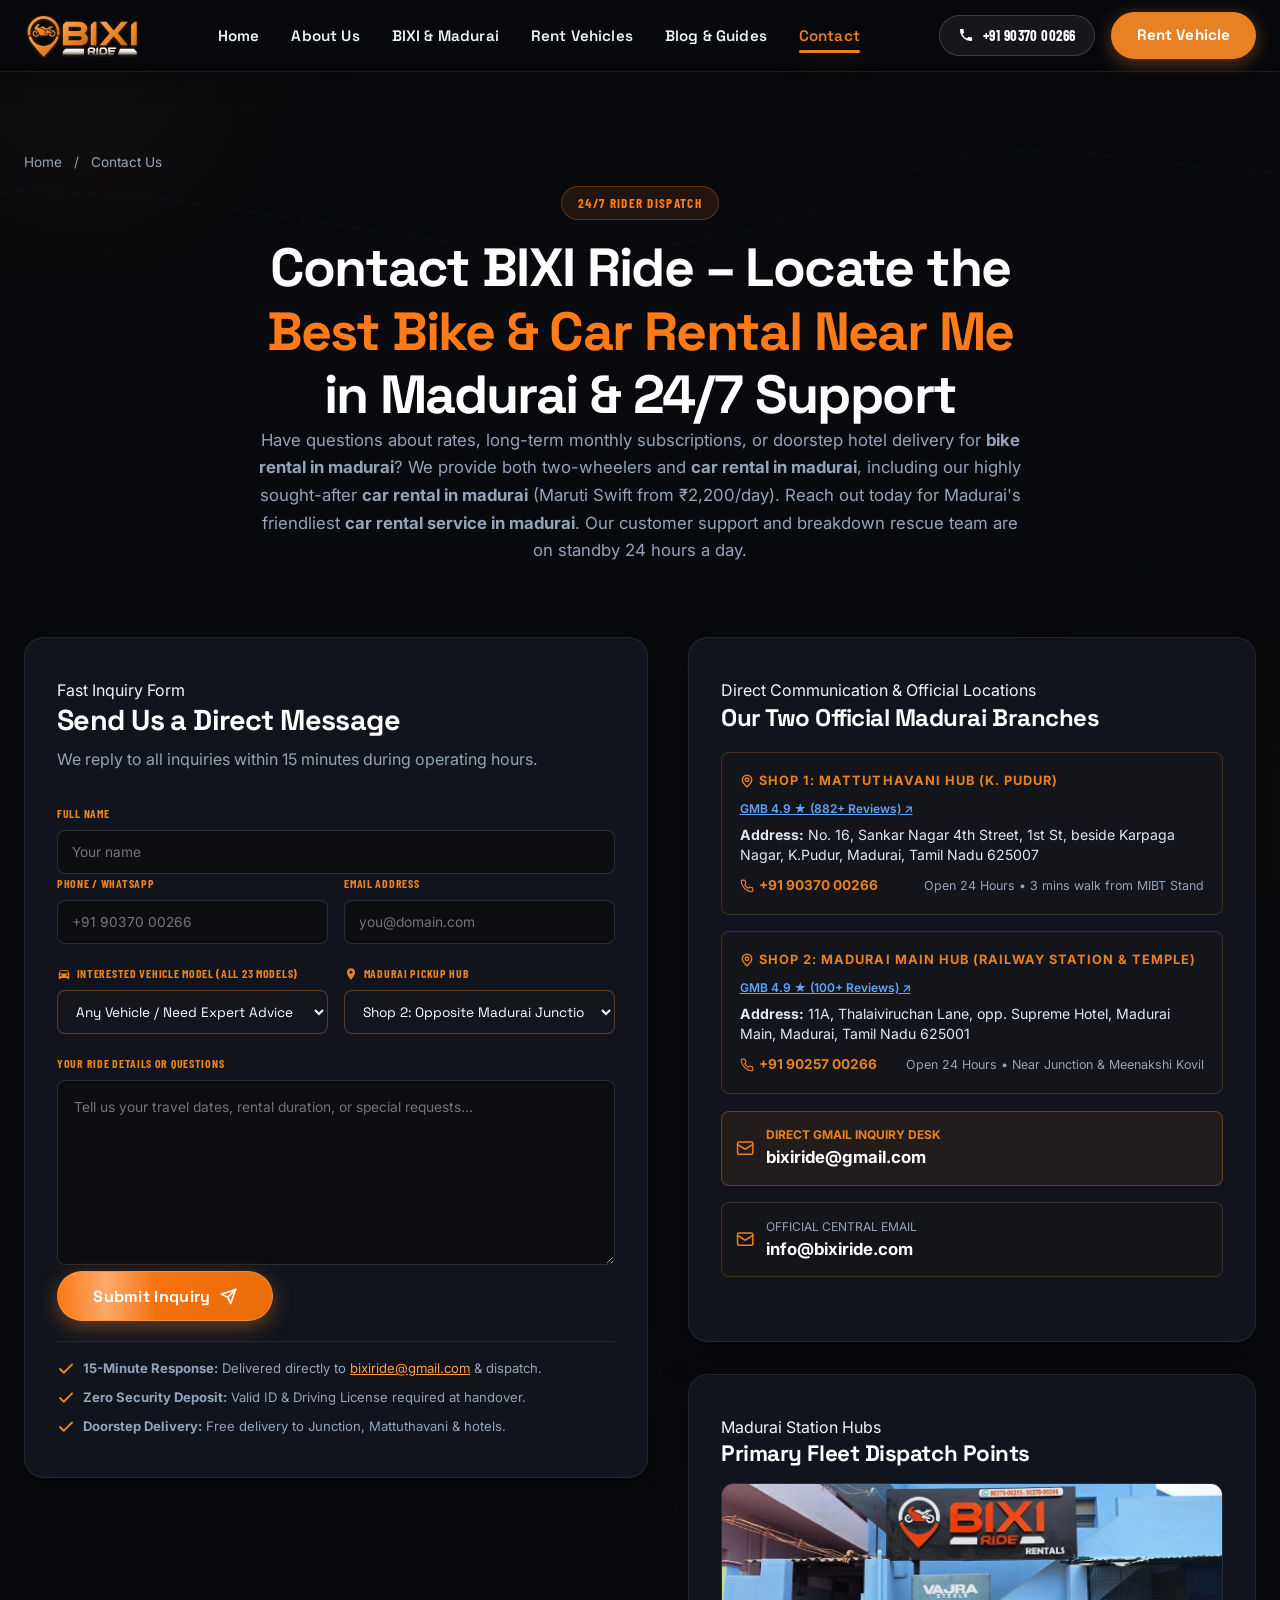
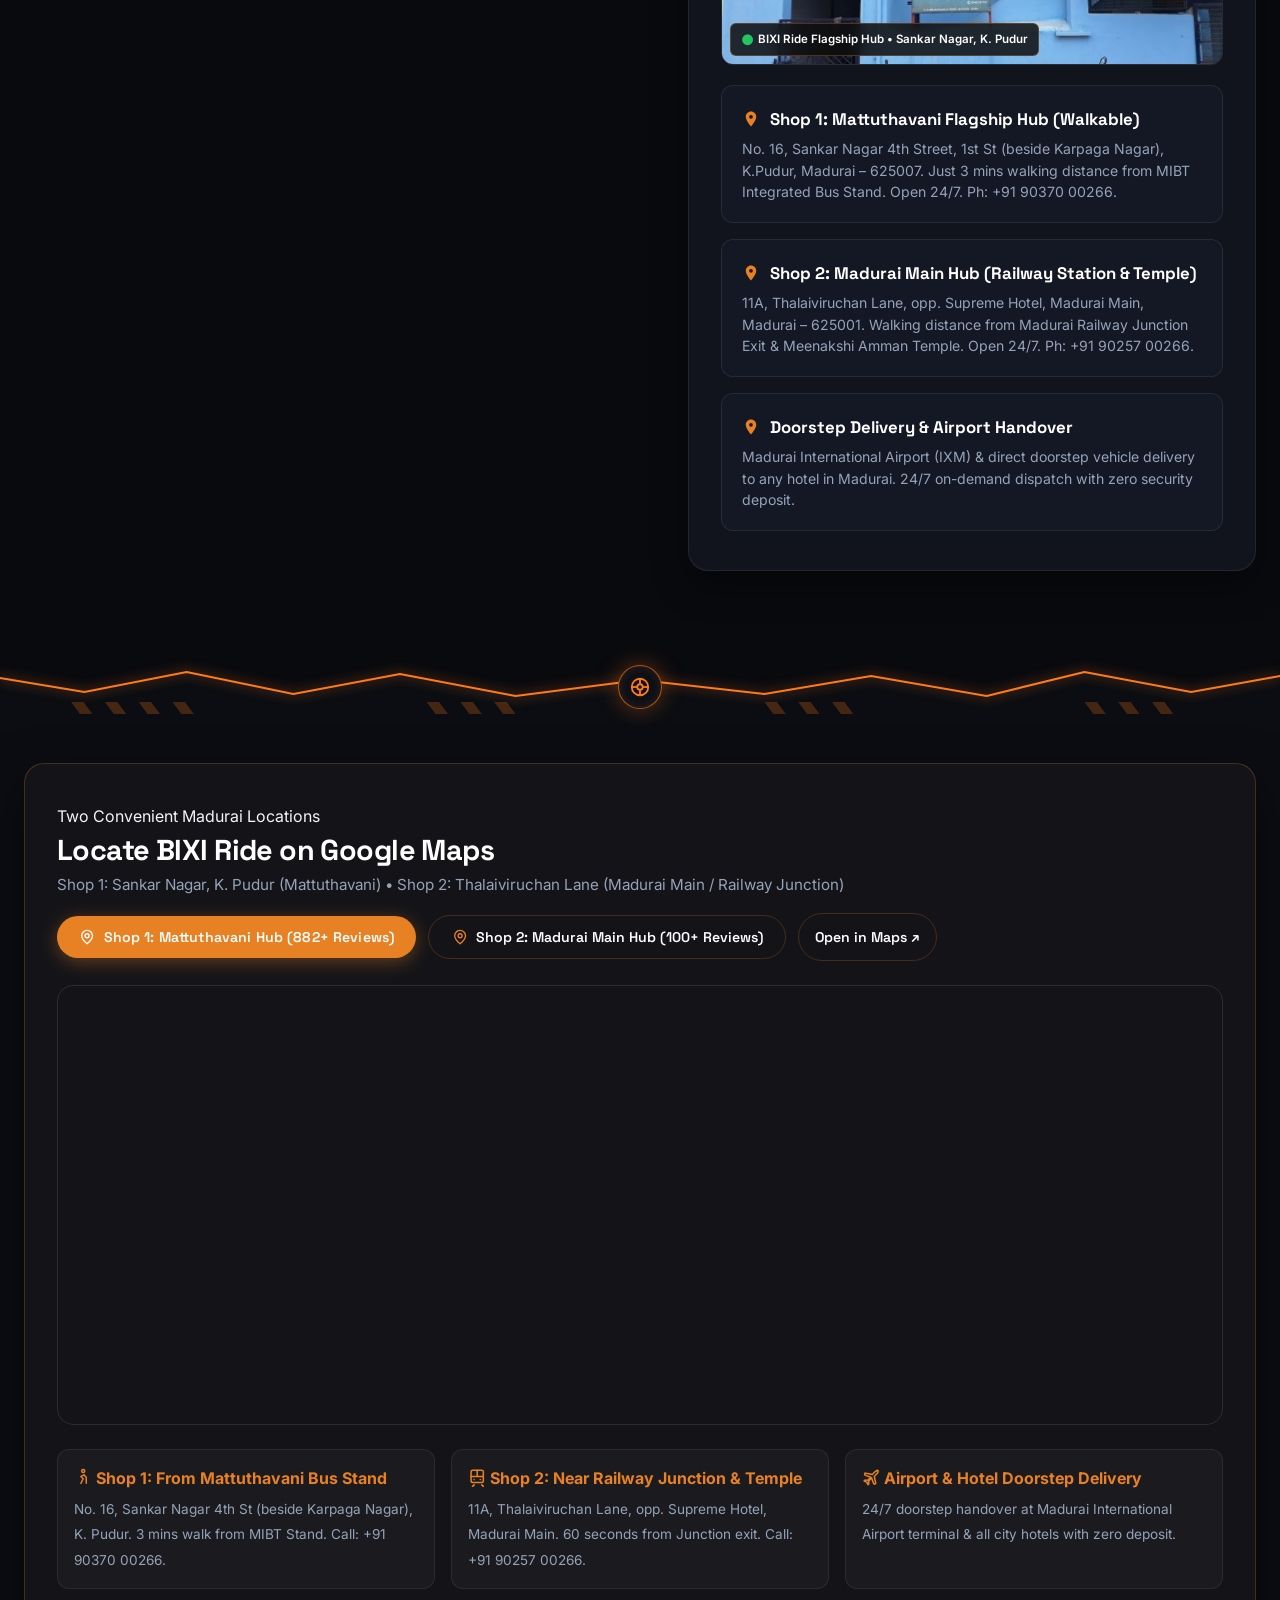
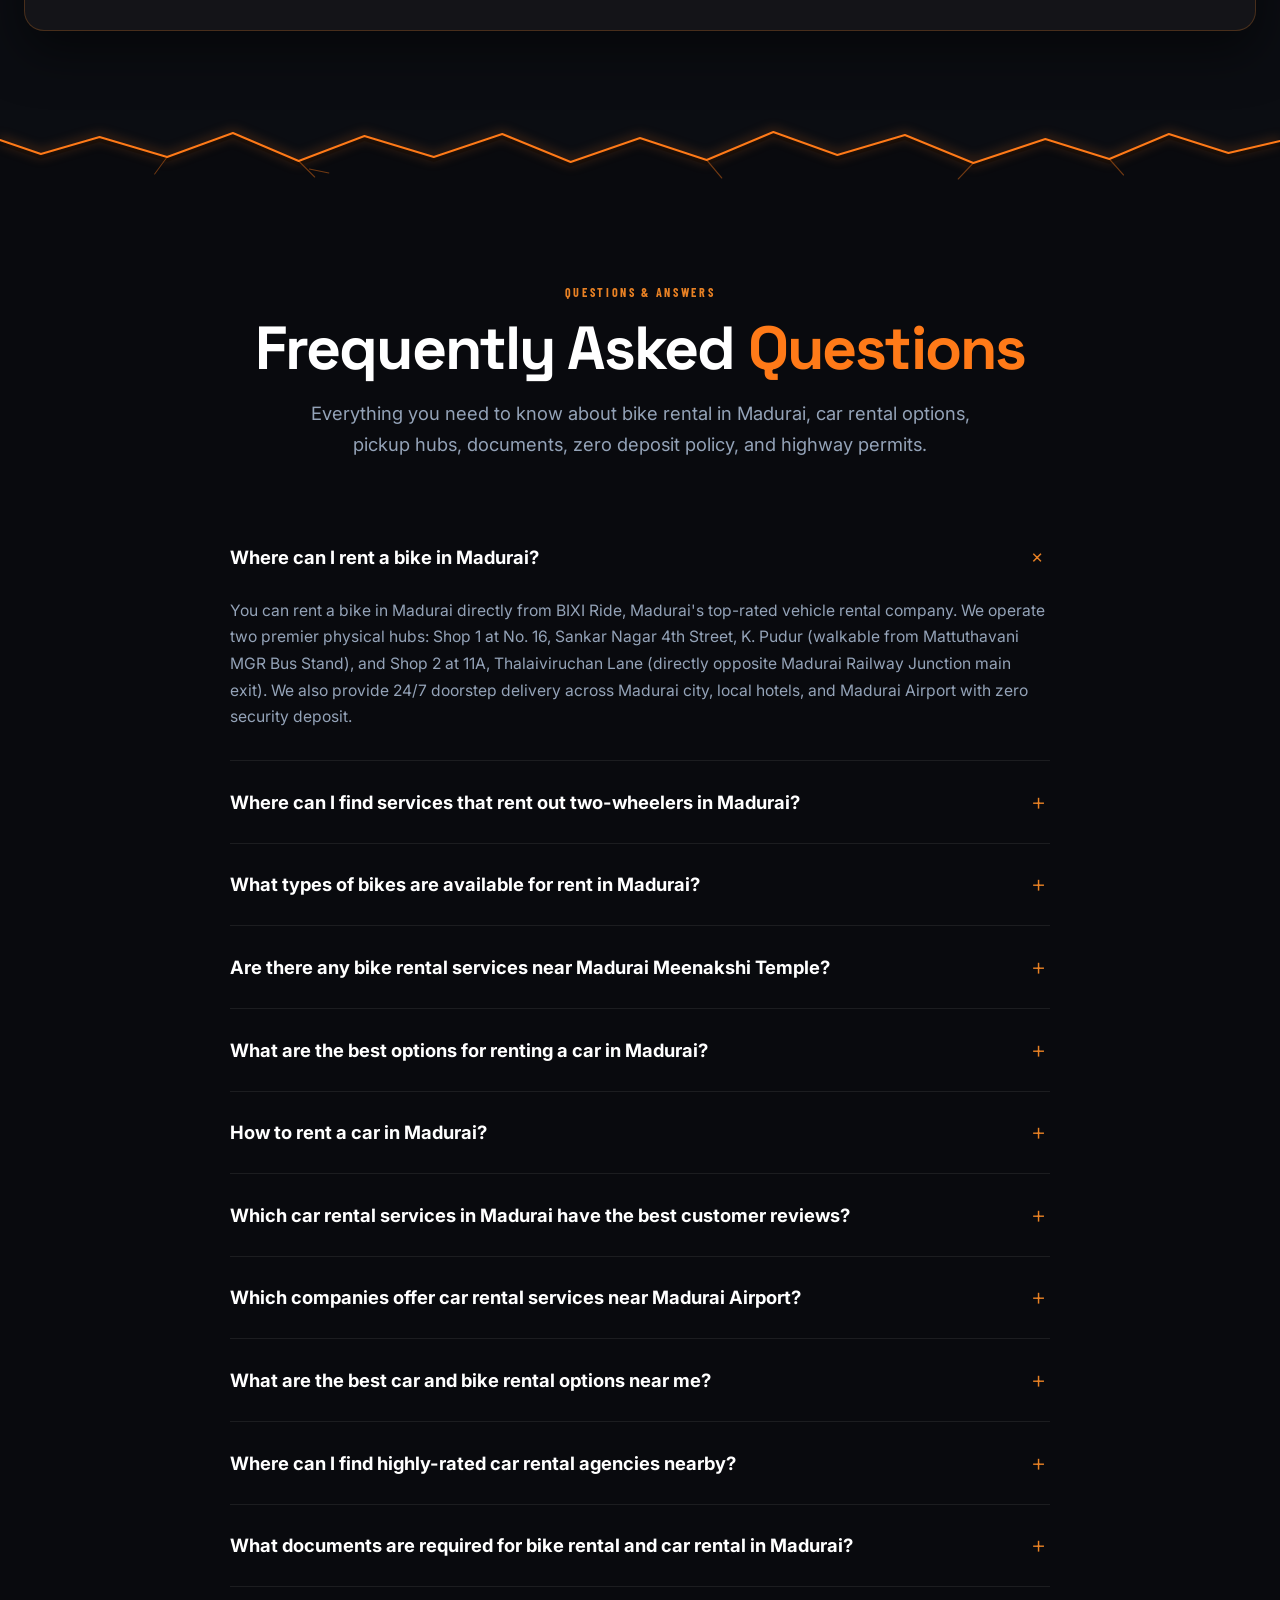
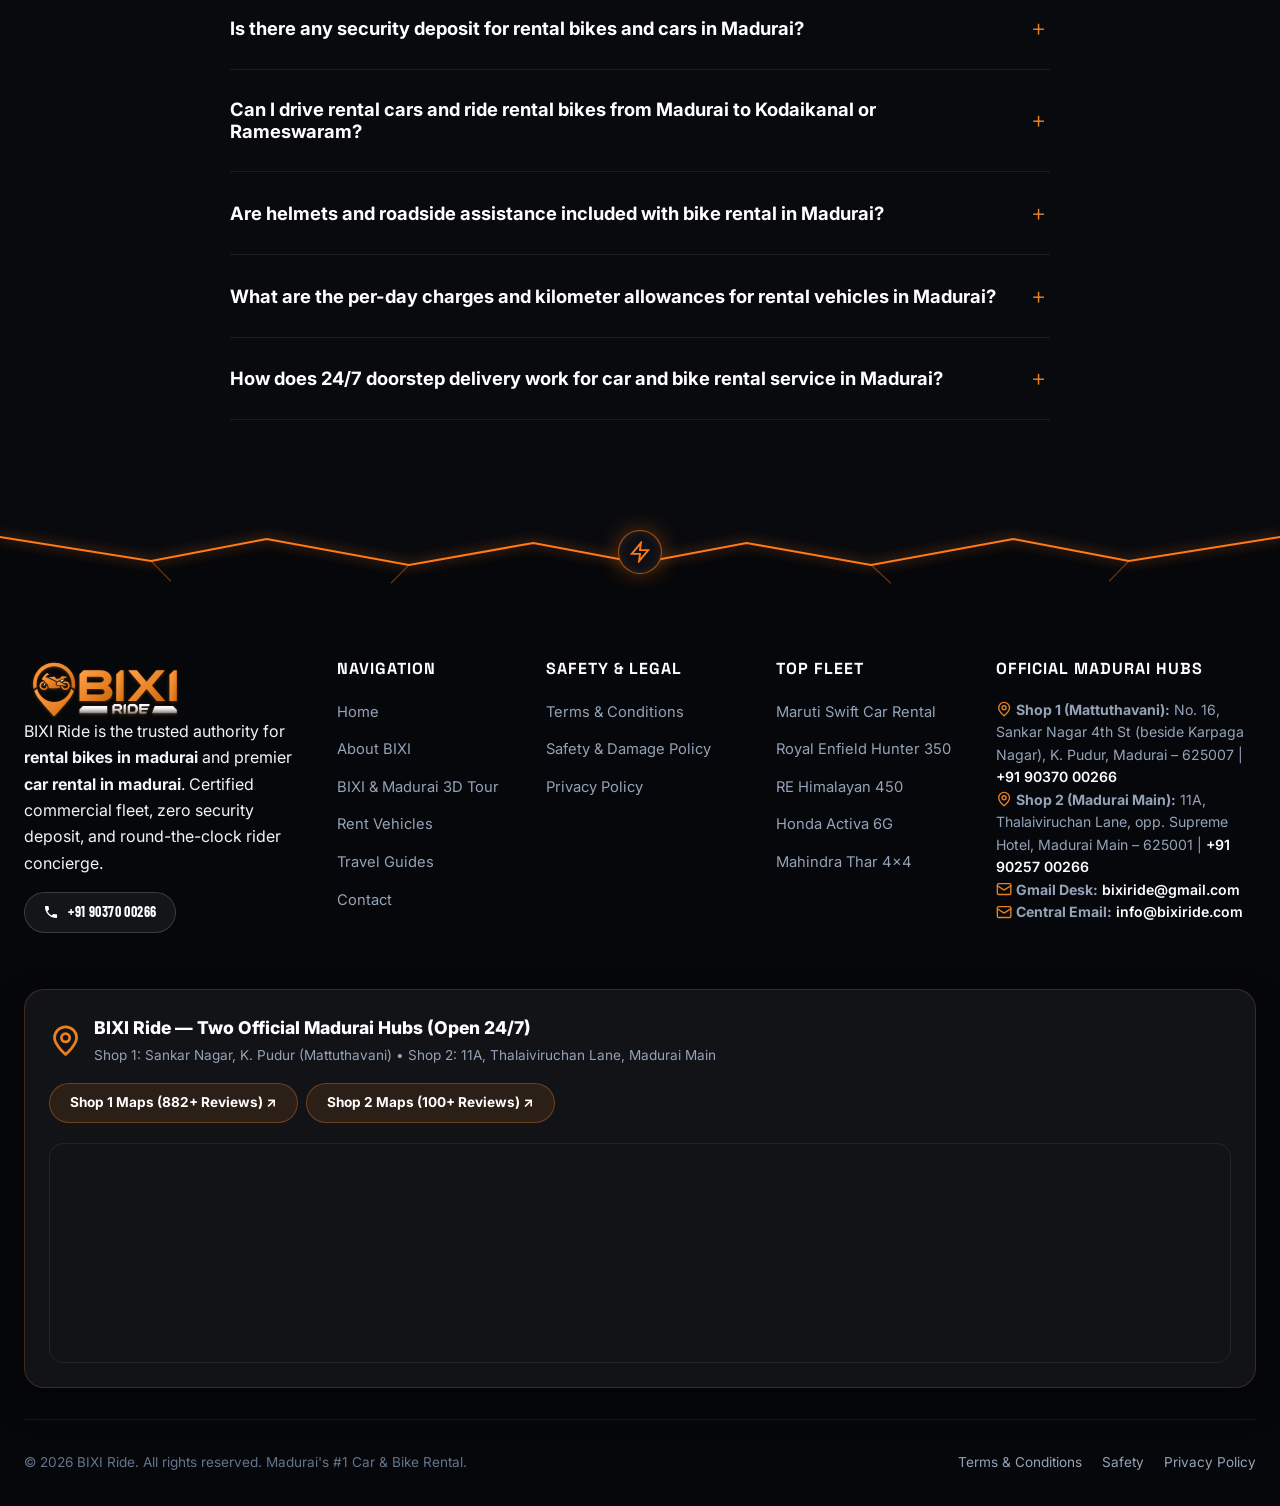
<file: contact.html>
<!DOCTYPE html>
<html lang="en">
<head>
  <meta charset="UTF-8">
  <meta name="viewport" content="width=device-width, initial-scale=1.0">
  <meta http-equiv="Cache-Control" content="no-cache, no-store, must-revalidate">
  <meta http-equiv="Pragma" content="no-cache">
  <meta http-equiv="Expires" content="0">

  <title>Contact BIXI Ride | Bike & Car Rental in Madurai</title>
  
  <!-- SEO Meta Tags -->
  <meta name="description" content="Contact BIXI Ride for bike and car rentals in Madurai. 24/7 doorstep delivery at Madurai Railway Junction, Mattuthavani Bus Stand, and Airport. Call now!">
  <meta name="keywords" content="bike rental in madurai, madurai bike rental, rental bikes in madurai, bike rental madurai, madurai rental bikes, best bike rental near me, car rental in madurai, car rental in madurai, car rental service in madurai">
  <meta name="robots" content="index, follow, max-snippet:-1, max-image-preview:large, max-video-preview:-1">
  <link rel="canonical" href="https://saravana2745.github.io/bixi-theme/contact.html">
  <link rel="sitemap" type="application/xml" title="Sitemap" href="/sitemap.xml">
  <meta name="geo.region" content="IN-TN">
  <meta name="geo.placename" content="Madurai">
  <meta name="geo.position" content="9.9252;78.1198">
  <meta name="ICBM" content="9.9252, 78.1198">

  <!-- Open Graph -->
  <meta property="og:type" content="website">
  <meta property="og:url" content="https://saravana2745.github.io/bixi-theme/contact.html">
  <meta property="og:title" content="Contact BIXI Ride | Bike & Car Rental in Madurai">
  <meta property="og:description" content="Contact BIXI Ride for bike and car rentals in Madurai. 24/7 doorstep delivery at Madurai Railway Junction, Mattuthavani Bus Stand, and Airport. Call now!">
  <meta property="og:image" content="https://saravana2745.github.io/bixi-theme/assets/images/logo.svg">
  <meta property="og:locale" content="en_IN">

  <!-- Transparent Favicon Suite & Fonts -->
  <link rel="icon" type="image/svg+xml" href="assets/images/logo-icon.svg?v=2.1.8">
  <link rel="icon" type="image/png" sizes="48x48" href="favicon-48x48.png?v=2.1.8">
  <link rel="icon" type="image/png" sizes="32x32" href="favicon-32x32.png?v=2.1.8">
  <link rel="icon" type="image/png" sizes="16x16" href="favicon-16x16.png?v=2.1.8">
  <link rel="apple-touch-icon" sizes="180x180" href="apple-touch-icon.png?v=2.1.8">
  <link rel="shortcut icon" href="favicon.ico?v=2.1.8">
  <link rel="preconnect" href="https://fonts.googleapis.com">
  <link rel="preconnect" href="https://fonts.gstatic.com" crossorigin>

  <!-- Stylesheets -->
  <link rel="stylesheet" href="assets/css/style.css?v=59.0">

  <!-- ContactPage & LocalBusiness Schema -->
    <!-- Mobile Floating Quick Call / Rent Bar -->
  <div class="mobile-floating-bar">
    <div class="mobile-floating-inner">
      <a href="tel:+919037000266" class="btn-secondary" style="font-size: 0.9rem; padding: 0.6rem;"><span class="bixi-badge-icon orange"><svg viewBox="0 0 24 24" fill="none" stroke="currentColor" stroke-width="2"><path d="M22 16.92v3a2 2 0 0 1-2.18 2 19.79 19.79 0 0 1-8.63-3.07 19.5 19.5 0 0 1-6-6 19.79 19.79 0 0 1-3.07-8.67A2 2 0 0 1 4.11 2h3a2 2 0 0 1 2 1.72 12.84 12.84 0 0 0 .7 2.81 2 2 0 0 1-.45 2.11L8.09 9.91a16 16 0 0 0 6 6l1.27-1.27a2 2 0 0 1 2.11-.45 12.84 12.84 0 0 0 2.81.7A2 2 0 0 1 22 16.92z"/></svg></span> Call Now</a>
      <a href="bikes.html" class="btn-primary" style="font-size: 0.9rem; padding: 0.6rem;"><span class="bixi-badge-icon orange"><svg viewBox="0 0 24 24" fill="none" stroke="currentColor" stroke-width="2"><polygon points="13 2 3 14 12 14 11 22 21 10 12 10 13 2"/></svg></span> Rent Vehicle</a>
    </div>
  </div>

  <script type="application/ld+json">
  {
    "@context": "https://schema.org",
    "@type": "ContactPage",
    "mainEntity": {
      "@type": "MotorcycleRental",
      "name": "BIXI Ride Madurai",
      "telephone": "+919037000266",
      "email": "bixiride@gmail.com",
      "image": "https://bixiride.com/assets/images/logo.svg",
      "address": {
        "@type": "PostalAddress",
        "streetAddress": "No. 16, Sankar Nagar 4th Street, Beside Karpaga Nagar, K. Pudur, Walkable distance from Mattuthavani Bus Stand",
        "addressLocality": "Madurai",
        "addressRegion": "Tamil Nadu",
        "postalCode": "625007",
        "addressCountry": "IN"
      },
      "geo": {
        "@type": "GeoCoordinates",
        "latitude": 9.9482,
        "longitude": 78.1565
      },
      "openingHoursSpecification": {
        "@type": "OpeningHoursSpecification",
        "dayOfWeek": ["Monday", "Tuesday", "Wednesday", "Thursday", "Friday", "Saturday", "Sunday"],
        "opens": "06:00",
        "closes": "23:00"
      },
      "sameAs": [
        "https://share.google/HIhNL3azR9SGpXfqi",
        "https://share.google/FS7cn6SUZmiDEZox5"
      ]
    }
  }
  </script>

  <!-- Structured Data: FAQPage Schema -->
  <script type="application/ld+json">
{
  "@context": "https://schema.org",
  "@type": "FAQPage",
  "mainEntity": [
    {
      "@type": "Question",
      "name": "Where can I rent a bike in Madurai?",
      "acceptedAnswer": {
        "@type": "Answer",
        "text": "You can rent a bike in Madurai directly from BIXI Ride, Madurai's top-rated vehicle rental company. We operate two premier physical hubs: Shop 1 at No. 16, Sankar Nagar 4th Street, K. Pudur (walkable from Mattuthavani MGR Bus Stand), and Shop 2 at 11A, Thalaiviruchan Lane (directly opposite Madurai Railway Junction main exit). We also provide 24/7 doorstep delivery across Madurai city, local hotels, and Madurai Airport with zero security deposit."
      }
    },
    {
      "@type": "Question",
      "name": "Where can I find services that rent out two-wheelers in Madurai?",
      "acceptedAnswer": {
        "@type": "Answer",
        "text": "Trusted services that rent out two-wheelers in Madurai are available at BIXI Ride. With 40+ verified scooters and motorcycles ranging from 110cc automatic scooters (Honda Activa 6G, Suzuki Access 125, Yamaha Ray ZR 125) to powerful touring motorcycles (Royal Enfield Classic 350, Hunter 350, Himalayan 450, Yamaha MT-15), BIXI Ride offers instant WhatsApp bookings, transparent pricing from ₹600/day, 2 complimentary ISI helmets, and zero deposit."
      }
    },
    {
      "@type": "Question",
      "name": "What types of bikes are available for rent in Madurai?",
      "acceptedAnswer": {
        "@type": "Answer",
        "text": "BIXI Ride offers 4 distinct categories of rental two-wheelers in Madurai: Automatic Scooters (Honda Activa 6G, Suzuki Access 125, Yamaha Fascino 125, Yamaha Ray ZR 125 with 55+ km/l mileage for city temple traffic); 150cc Commuter Bikes (Bajaj Pulsar 150, Honda Unicorn); 200cc Performance Street Bikes (Yamaha MT-15, KTM Duke 200, Bajaj Pulsar NS200, TVS Apache RTR); and Royal Enfield Cruisers & Tourers (RE Hunter 350, Classic 350, and Himalayan 450 engineered for Kodaikanal ghat hairpins)."
      }
    },
    {
      "@type": "Question",
      "name": "Are there any bike rental services near Madurai Meenakshi Temple?",
      "acceptedAnswer": {
        "@type": "Answer",
        "text": "Yes! BIXI Ride's Madurai Main hub on Thalaiviruchan Lane is located just minutes away from Sri Meenakshi Amman Temple and directly opposite the Madurai Railway Junction. We offer express delivery directly to temple-area hotels on North Chitrai Street, West Chitrai Street, and Town Hall Road. Two-wheelers are the fastest, most convenient way to navigate the heritage temple corridors and avoid car congestion."
      }
    },
    {
      "@type": "Question",
      "name": "What are the best options for renting a car in Madurai?",
      "acceptedAnswer": {
        "@type": "Answer",
        "text": "The best options for renting a car in Madurai include BIXI Ride's verified commercial yellow-plate fleet: Economical Hatchbacks (Maruti Suzuki Swift and Maruti WagonR from ₹2,200/day with 300km included); Spacious Sedans & Compact SUVs (Maruti Baleno, Dzire, Suzuki Brezza, Hyundai Creta with chilled AC and highway stability); 7-Seater Family MPVs & SUVs (Maruti Ertiga and Toyota Innova Crysta for family temple pilgrimages, Kodaikanal hill stations, and Rameswaram coastal tours); and 4x4 Adventure Vehicles (Mahindra Thar 4x4)."
      }
    },
    {
      "@type": "Question",
      "name": "How to rent a car in Madurai?",
      "acceptedAnswer": {
        "@type": "Answer",
        "text": "Renting a car in Madurai with BIXI Ride takes less than 2 minutes in 4 easy steps: 1. Select your preferred car model (Swift, Baleno, Brezza, Ertiga, Innova Crysta) and dates online or via WhatsApp (+91 90370 00266). 2. Share your valid Indian or International Driving License (LMV) and Government Photo ID (Aadhaar/Passport). 3. Choose your pickup point (Madurai Railway Junction, Mattuthavani Bus Stand, Madurai Airport, or doorstep hotel delivery). 4. Pay the transparent daily rental fee with Zero Security Deposit and receive instant keys with a quick digital vehicle walk-around."
      }
    },
    {
      "@type": "Question",
      "name": "Which car rental services in Madurai have the best customer reviews?",
      "acceptedAnswer": {
        "@type": "Answer",
        "text": "BIXI Ride is the highest-rated vehicle rental company in Madurai, with a 4.9-star rating across 882+ genuine Google Reviews. Customers consistently praise our zero security deposit policy, showroom-maintained commercial yellow-plate vehicles, punctuality for railway and airport handovers, clean sanitized interiors, and transparent terms with no hidden surcharges."
      }
    },
    {
      "@type": "Question",
      "name": "Which companies offer car rental services near Madurai Airport?",
      "acceptedAnswer": {
        "@type": "Answer",
        "text": "BIXI Ride provides dedicated 24/7 airport car rental services at Madurai International Airport (IXM). Our concierge delivers your reserved car (or two-wheeler) directly to the arrivals terminal parking pickup zone. Flight delays are tracked automatically so your vehicle is ready the moment you land, with zero waiting time and zero deposit."
      }
    },
    {
      "@type": "Question",
      "name": "What are the best car and bike rental options near me?",
      "acceptedAnswer": {
        "@type": "Answer",
        "text": "If you are in Madurai, the best car and bike rental near you is BIXI Ride. Whether you are arriving at Madurai Railway Junction (Platform 1 exit), stepping off a bus at Mattuthavani MGR Bus Terminal, staying near Arapalayam or Periyar Bus Stand, or lodged in KK Nagar, SS Colony, or Bye-Pass Road hotels, BIXI delivers bikes and cars to your exact doorstep within 30 to 45 minutes of booking confirmation."
      }
    },
    {
      "@type": "Question",
      "name": "Where can I find highly-rated car rental agencies nearby?",
      "acceptedAnswer": {
        "@type": "Answer",
        "text": "Highly-rated car rental agencies nearby in Madurai are anchored by BIXI Ride's two physical offices: Shop 1 at No. 16, Sankar Nagar 4th Street, K. Pudur (near Mattuthavani Bus Stand) and Shop 2 at 11A, Thalaiviruchan Lane (opposite Supreme Hotel / Railway Junction). Both locations maintain physical inventory where you can inspect vehicles in person, verify commercial RTO registration documents, and speak with our local rental experts."
      }
    },
    {
      "@type": "Question",
      "name": "What documents are required for bike rental and car rental in Madurai?",
      "acceptedAnswer": {
        "@type": "Answer",
        "text": "Renting from BIXI Ride requires only 2 simple documents: 1. A valid, original Driving License (Motorcycle with gear / without gear for bikes; LMV license for cars). 2. An original Government-issued Photo ID (Aadhaar Card, Passport, or Voter ID). International travelers need an International Driving Permit (IDP) and passport. Verification is completed digitally in under 2 minutes."
      }
    },
    {
      "@type": "Question",
      "name": "Is there any security deposit for rental bikes and cars in Madurai?",
      "acceptedAnswer": {
        "@type": "Answer",
        "text": "No! Unlike traditional rental providers that freeze ₹3,000 to ₹10,000 of your travel budget, BIXI Ride operates on Zero Security Deposit for verified riders and drivers. You only pay the flat, transparent daily rental fee, preserving your funds for sightseeing, dining, and travel across Tamil Nadu."
      }
    },
    {
      "@type": "Question",
      "name": "Can I drive rental cars and ride rental bikes from Madurai to Kodaikanal or Rameswaram?",
      "acceptedAnswer": {
        "@type": "Answer",
        "text": "Yes! All BIXI Ride bikes and cars carry legal Tamil Nadu and All-India commercial permits with comprehensive insurance. Vehicles are certified and inspected for ghat road climbs like Kodaikanal (120 km) and coastal crosswinds on the Pamban Sea Bridge to Rameswaram (170 km). Mountain-proven models like the RE Himalayan 450, Hunter 350, Maruti Swift, and Ertiga 7-Seater are popular favorites for these routes."
      }
    },
    {
      "@type": "Question",
      "name": "Are helmets and roadside assistance included with bike rental in Madurai?",
      "acceptedAnswer": {
        "@type": "Answer",
        "text": "Yes, every two-wheeler rental from BIXI Ride includes 2 sanitized, ISI-certified safety helmets (one rider, one pillion) and a vibration-dampened mobile phone holder for hands-free GPS navigation at no extra cost. In the rare event of a puncture or technical issue, our 24/7 highway rescue network assists you anywhere in Madurai and along major outbound national highways."
      }
    },
    {
      "@type": "Question",
      "name": "What are the per-day charges and kilometer allowances for rental vehicles in Madurai?",
      "acceptedAnswer": {
        "@type": "Answer",
        "text": "BIXI Ride offers transparent 24-hour cycle pricing: Scooters (Activa 6G, Access 125) at ₹600/day (120 km included) or ₹800/day (240 km included); Bikes (MT-15, Pulsar, Classic 350, Hunter 350) at ₹800 - ₹1,000/day (120 km included) or ₹1,000 - ₹1,200/day (240 km included); Adventure Tourers (Himalayan 450) at ₹1,200/day (120 km) or ₹1,400/day (240 km); and Cars (Swift, Baleno, Brezza, Ertiga 7-Seater) from ₹2,200/day with a generous 300 km/day allowance."
      }
    },
    {
      "@type": "Question",
      "name": "How does 24/7 doorstep delivery work for car and bike rental service in Madurai?",
      "acceptedAnswer": {
        "@type": "Answer",
        "text": "Simply share your hotel name, railway arrival platform, or airport flight details via WhatsApp. Our delivery executive brings the sanitized vehicle with full tank documentation directly to your location. After a quick digital ID confirmation and exterior check, the keys are handed over in under 5 minutes. Pickup at the end of your trip is equally seamless."
      }
    }
  ]
}
  </script>
  <link href="https://fonts.googleapis.com/css2?family=Barlow+Condensed:wght@600;700;800&family=Inter:wght@400;500;600;700&family=Outfit:wght@400;500;600;700;800;900&family=Syne:wght@700;800&family=Space+Grotesk:wght@600;700&display=swap" rel="stylesheet">
</head>
<body>
  <!-- Subtle Background Architectural & Topographic Art -->
  <div class="site-bg-art" aria-hidden="true">
    <div class="site-bg-ambient-1"></div>
    <div class="site-bg-ambient-2"></div>
    <svg viewBox="0 0 1440 900" fill="none" preserveAspectRatio="none" xmlns="http://www.w3.org/2000/svg">
      <path d="M-100 200 C300 150 600 350 1000 180 C1200 100 1400 220 1600 150" stroke="#E88124" stroke-width="1.5" stroke-dasharray="8 12"/>
      <path d="M-100 350 C200 400 500 250 900 420 C1200 500 1450 320 1600 380" stroke="#E88124" stroke-width="1" stroke-opacity="0.6"/>
      <path d="M-100 520 C350 480 700 600 1100 480 C1350 400 1500 550 1600 500" stroke="#E88124" stroke-width="1.2" stroke-dasharray="15 15" stroke-opacity="0.4"/>
      <path d="M-100 700 C400 750 800 620 1200 750 C1400 800 1550 700 1600 720" stroke="#E88124" stroke-width="1" stroke-opacity="0.5"/>
      <circle cx="1250" cy="250" r="120" stroke="#E88124" stroke-width="1" stroke-opacity="0.2" stroke-dasharray="4 8"/>
      <circle cx="1250" cy="250" r="4" fill="#E88124" fill-opacity="0.4"/>
      <circle cx="200" cy="650" r="90" stroke="#E88124" stroke-width="0.8" stroke-opacity="0.25"/>
      <line x1="200" y1="530" x2="200" y2="770" stroke="#E88124" stroke-width="0.5" stroke-opacity="0.2"/>
      <line x1="80" y1="650" x2="320" y2="650" stroke="#E88124" stroke-width="0.5" stroke-opacity="0.2"/>
    </svg>
  </div>


  <!-- Header -->
  <header class="site-header">
    <div class="container">
      <nav class="navbar" aria-label="Main Navigation">
        <a href="index.html" class="nav-brand" aria-label="BIXI Ride Madurai Home">
          <img src="assets/images/logo.svg" alt="BIXI Ride Logo" class="nav-logo" width="160" height="60">
        </a>
        <ul class="nav-links">
          <li><a href="index.html" class="nav-link">Home</a></li>
          <li><a href="about.html" class="nav-link">About Us</a></li>
          <li><a href="bixi-and-madurai.html" class="nav-link">BIXI &amp; Madurai</a></li>
          <li><a href="bikes.html" class="nav-link">Rent Vehicles</a></li>
          <li><a href="blog.html" class="nav-link">Blog &amp; Guides</a></li>
          <li><a href="contact.html" class="nav-link active">Contact</a></li>
        </ul>
        <div class="nav-actions">
          <a href="tel:+919037000266" class="btn-hotline" aria-label="Call BIXI Hotline">
            <svg viewBox="0 0 24 24" class="btn-hotline-icon" aria-hidden="true"><path d="M6.62 10.79a15.053 15.053 0 006.59 6.59l2.2-2.2a1 1 0 011.02-.24 11.72 11.72 0 003.68.59 1 1 0 011 1v3.5a1 1 0 01-1 1A17 17 0 013 4a1 1 0 011-1h3.5a1 1 0 011 1c0 1.25.2 2.45.59 3.68.09.31.02.66-.24 1.02l-2.23 2.09z"/></svg>
            <span class="hotline-number">+91 90370 00266</span>
          </a>
          <a href="bikes.html" class="btn-primary">Rent Vehicle</a>
          <button class="nav-toggle" aria-label="Toggle Menu">
            <span></span><span></span><span></span>
          </button>
        </div>
      </nav>
    </div>
  </header>

  <!-- Mobile Drawer Menu -->
  <div class="drawer-backdrop"></div>
  <aside class="mobile-nav-drawer" aria-label="Mobile Navigation">
    <div class="mobile-nav-top">
      <img src="assets/images/logo.svg" alt="BIXI Ride" width="140" style="margin-bottom: 2rem;">
      <ul class="mobile-nav-links">
        <li><a href="index.html" class="mobile-nav-link">Home <span class="mobile-nav-icon" aria-hidden="true"><svg viewBox="0 0 24 24" fill="none" stroke="currentColor" stroke-width="2" stroke-linecap="round" stroke-linejoin="round"><path d="M12 14l4-4"/><path d="M3.34 19a10 10 0 1 1 17.32 0"/><path d="M7 19h10"/></svg></span></a></li>
        <li><a href="about.html" class="mobile-nav-link">About Us <span class="mobile-nav-icon" aria-hidden="true"><svg viewBox="0 0 24 24" fill="none" stroke="currentColor" stroke-width="2" stroke-linecap="round" stroke-linejoin="round"><path d="M12 3a9 9 0 0 0-9 9v3a2 2 0 0 0 2 2h14a2 2 0 0 0 2-2v-3a9 9 0 0 0-9-9Z"/><path d="M12 9h8.5"/><path d="M7 17v2h10v-2"/></svg></span></a></li>
        <li><a href="bixi-and-madurai.html" class="mobile-nav-link">BIXI &amp; Madurai <span class="mobile-nav-icon" aria-hidden="true"><svg viewBox="0 0 24 24" fill="none" stroke="currentColor" stroke-width="2" stroke-linecap="round" stroke-linejoin="round"><circle cx="6" cy="19" r="3"/><path d="M9 19h8.5a3.5 3.5 0 0 0 0-7h-11a3.5 3.5 0 0 1 0-7H15"/><circle cx="18" cy="5" r="3"/></svg></span></a></li>
        <li><a href="bikes.html" class="mobile-nav-link">Rent Vehicles <span class="mobile-nav-icon" aria-hidden="true"><svg viewBox="0 0 24 24" fill="none" stroke="currentColor" stroke-width="2" stroke-linecap="round" stroke-linejoin="round"><circle cx="5.5" cy="17.5" r="3"/><circle cx="18.5" cy="17.5" r="3"/><path d="M8.5 17.5h6l-1.5-5h-3l-1.5 5zm6.5-5L17 7h2.5"/><path d="M10 12.5 8 8.5H5.5"/></svg></span></a></li>
        <li><a href="blog.html" class="mobile-nav-link">Blog &amp; Guides <span class="mobile-nav-icon" aria-hidden="true"><svg viewBox="0 0 24 24" fill="none" stroke="currentColor" stroke-width="2" stroke-linecap="round" stroke-linejoin="round"><circle cx="12" cy="12" r="10"/><polygon points="16.24 7.76 14.12 14.12 7.76 16.24 9.88 9.88 16.24 7.76"/></svg></span></a></li>
        <li><a href="contact.html" class="mobile-nav-link active">Contact Us <span class="mobile-nav-icon" aria-hidden="true"><svg viewBox="0 0 24 24" fill="none" stroke="currentColor" stroke-width="2" stroke-linecap="round" stroke-linejoin="round"><path d="M21 2l-2 2m-7.61 7.61a5.5 5.5 0 1 1-7.778 7.778 5.5 5.5 0 0 1 7.777-7.777zm0 0L15.5 7.5m0 0l3 3L22 7l-3-3m-3.5 3.5L19 4"/></svg></span></a></li>
      </ul>
    </div>
    <div class="mobile-nav-footer">
      <a href="tel:+919037000266" class="btn-hotline mobile-drawer-call">
        <svg viewBox="0 0 24 24" class="btn-hotline-icon" aria-hidden="true"><path d="M6.62 10.79a15.053 15.053 0 006.59 6.59l2.2-2.2a1 1 0 011.02-.24 11.72 11.72 0 003.68.59 1 1 0 011 1v3.5a1 1 0 01-1 1A17 17 0 013 4a1 1 0 011-1h3.5a1 1 0 011 1c0 1.25.2 2.45.59 3.68.09.31.02.66-.24 1.02l-2.23 2.09z"/></svg>
        <span>+91 90370 00266</span>
      </a>
      <a href="bikes.html" class="btn-primary" style="width: 100%; margin-bottom: 0.8rem;">Explore Fleet</a>
      <a href="https://wa.me/919037000266" class="btn-secondary btn-whatsapp" style="width: 100%;">WhatsApp Booking</a>
    </div>
  </aside>

  <!-- Main Content -->
  <main>
    <!-- Breadcrumbs & Header -->
    <section class="section" style="padding-bottom: 2rem;">
      <div class="container">
        <nav class="article-breadcrumbs" aria-label="Breadcrumb">
          <a href="index.html">Home</a> &nbsp;/&nbsp; <span>Contact Us</span>
        </nav>
        
        <div class="section-head" style="margin-bottom: 2.5rem;">
          <span class="badge">24/7 Rider Dispatch</span>
          <!-- Suitable H1 Tag with target keywords -->
          <h1>Contact BIXI Ride – Locate the <span class="text-orange">Best Bike &amp; Car Rental Near Me</span> in Madurai &amp; 24/7 Support</h1>
          <p>
            Have questions about rates, long-term monthly subscriptions, or doorstep hotel delivery for <strong>bike rental in madurai</strong>? We provide both two-wheelers and <strong>car rental in madurai</strong>, including our highly sought-after <strong>car rental in madurai</strong> (Maruti Swift from ₹2,200/day). Reach out today for Madurai's friendliest <strong>car rental service in madurai</strong>. Our customer support and breakdown rescue team are on standby 24 hours a day.
          </p>
        </div>
      </div>
    </section>

    <!-- CONTACT GRID & FORM -->
    <section class="section" style="padding-top: 0;">
      <div class="container">
        <div class="contact-grid">
          
          <!-- Contact Form -->
          <div class="contact-card">
            <span class="badge" style="margin-bottom: 0.8rem;">Fast Inquiry Form</span>
            <h2 style="font-size: 1.8rem; margin-bottom: 0.5rem; color: var(--color-white);">Send Us a Direct Message</h2>
            <p style="margin-bottom: 2rem; color: var(--color-muted);">We reply to all inquiries within 15 minutes during operating hours.</p>

            <form id="generalContactForm">
              <div class="form-group" style="margin-bottom: 1.25rem;">
                <label class="form-label" for="contactName">Full Name</label>
                <input type="text" class="form-control" id="contactName" placeholder="Your name" required>
              </div>

              <div class="form-row-2col">
                <div class="form-group">
                  <label class="form-label" for="contactPhone">Phone / WhatsApp</label>
                  <input type="tel" class="form-control" id="contactPhone" placeholder="+91 90370 00266" required>
                </div>
                <div class="form-group">
                  <label class="form-label" for="contactEmail">Email Address</label>
                  <input type="email" class="form-control" id="contactEmail" placeholder="you@domain.com" required>
                </div>
              </div>

              <div class="form-row-2col">
                <div class="form-group">
                  <label class="form-label" for="contactBike">
                    <svg width="14" height="14" viewBox="0 0 24 24" style="width: 14px; height: 14px; min-width: 14px; fill: #E88124; flex-shrink: 0;"><path d="M18.92 6.01C18.72 5.42 18.16 5 17.5 5h-11c-.66 0-1.21.42-1.42 1.01L3 12v8c0 .55.45 1 1 1h1c.55 0 1-.45 1-1v-1h12v1c0 .55.45 1 1 1h1c.55 0 1-.45 1-1v-8l-2.08-5.99zM6.5 16c-.83 0-1.5-.67-1.5-1.5S5.67 13 6.5 13s1.5.67 1.5 1.5S7.33 16 6.5 16zm11 0c-.83 0-1.5-.67-1.5-1.5s.67-1.5 1.5-1.5 1.5.67 1.5 1.5-.67 1.5-1.5 1.5zM5 11l1.5-4.5h11L19 11H5z"/></svg>
                    Interested Vehicle Model (All 23 Models)
                  </label>
                  <select class="form-control" id="contactBike">
                    <option value="Any Vehicle (Consultation)">Any Vehicle / Need Expert Advice</option>
                    <optgroup label="Automatic Scooters (₹600/day • 120km/day)">
                      <option value="Honda Activa 6G">Honda Activa 6G — ₹600/day</option>
                      <option value="Suzuki Access 125">Suzuki Access 125 — ₹600/day</option>
                      <option value="Yamaha Fascino 125">Yamaha Fascino 125 — ₹600/day</option>
                      <option value="Yamaha Ray ZR 125">Yamaha Ray ZR 125 — ₹600/day</option>
                    </optgroup>
                    <optgroup label="150cc Commuter Bikes (₹800/day • 120km/day)">
                      <option value="Yamaha FZS V3">Yamaha FZS V3 — ₹800/day</option>
                      <option value="Yamaha FZS V4">Yamaha FZS V4 — ₹800/day</option>
                      <option value="Yamaha FZX">Yamaha FZX — ₹800/day</option>
                    </optgroup>
                    <optgroup label="200cc Performance Bikes (₹900/day • 120km/day)">
                      <option value="Bajaj Pulsar NS200">Bajaj Pulsar NS200 — ₹900/day</option>
                      <option value="Yamaha MT-15 V2">Yamaha MT-15 V2 — ₹900/day</option>
                      <option value="Hero Xpulse 200">Hero Xpulse 200 — ₹900/day</option>
                    </optgroup>
                    <optgroup label="Royal Enfield &amp; Tourers (₹1,000 - ₹1,200/day)">
                      <option value="Royal Enfield Hunter 350">Royal Enfield Hunter 350 — ₹1,000/day</option>
                      <option value="Royal Enfield Classic 350">Royal Enfield Classic 350 — ₹1,000/day</option>
                      <option value="Royal Enfield Meteor 350">Royal Enfield Meteor 350 — ₹1,000/day</option>
                      <option value="Royal Enfield Himalayan 450">Royal Enfield Himalayan 450 — ₹1,200/day</option>
                    </optgroup>
                    <optgroup label="Cars — Hatchbacks &amp; Sedans (300km/day Included)">
                      <option value="Maruti Suzuki Wagon R">Maruti Suzuki Wagon R — ₹1,800/day</option>
                      <option value="Maruti Suzuki Swift">Maruti Suzuki Swift — ₹2,200/day</option>
                      <option value="Maruti Suzuki Dzire">Maruti Suzuki Dzire — ₹2,400/day</option>
                      <option value="Maruti Suzuki Baleno">Maruti Suzuki Baleno — ₹2,400/day</option>
                      <option value="Hyundai i20">Hyundai i20 — ₹2,400/day</option>
                    </optgroup>
                    <optgroup label="Cars — Compact SUVs (300km/day Included)">
                      <option value="Hyundai Exter">Hyundai Exter — ₹2,500/day</option>
                      <option value="Tata Punch">Tata Punch — ₹2,500/day</option>
                    </optgroup>
                    <optgroup label="Cars — 7-Seater Family MPVs (300km/day Included)">
                      <option value="Maruti Suzuki Ertiga">Maruti Suzuki Ertiga — ₹3,500/day</option>
                      <option value="Toyota Rumion">Toyota Rumion — ₹3,500/day</option>
                    </optgroup>
                  </select>
                </div>
                <div class="form-group">
                  <label class="form-label" for="contactLocation">
                    <svg width="14" height="14" viewBox="0 0 24 24" style="width: 14px; height: 14px; min-width: 14px; fill: #E88124; flex-shrink: 0;"><path d="M12 2C8.13 2 5 5.13 5 9c0 5.25 7 13 7 13s7-7.75 7-13c0-3.87-3.13-7-7-7zm0 9.5a2.5 2.5 0 010-5 2.5 2.5 0 010 5z"/></svg>
                    Madurai Pickup Hub
                  </label>
                  <select class="form-control" id="contactLocation">
                    <option value="Railway station opposite">Shop 2: Opposite Madurai Junction (Free Direct Pickup)</option>
                    <option value="Mgr bus Stand near By">Shop 1: Near Mattuthavani MGR Bus Stand (Free Direct Pickup)</option>
                    <option value="Google location">Google Location (Doorstep Delivery within 5 km: +₹100)</option>
                    <option value="Airport">Madurai International Airport Handover</option>
                  </select>
                </div>
              </div>

              <div class="form-group" style="margin-bottom: 1.5rem;">
                <label class="form-label" for="contactMessage">Your Ride Details or Questions</label>
                <textarea class="form-control contact-message-box" id="contactMessage" rows="7" placeholder="Tell us your travel dates, rental duration, or special requests..." required></textarea>
              </div>

              <input type="text" name="_honey" id="contactHoney" style="display: none;" tabindex="-1" autocomplete="off" aria-hidden="true">

              <div class="contact-submit-row">
                <button type="submit" class="btn-submit-inquiry">
                  <span class="btn-submit-text">Submit Inquiry</span>
                  <span class="btn-submit-icon"><svg viewBox="0 0 24 24" fill="none" stroke="currentColor" stroke-width="2.3" stroke-linecap="round" stroke-linejoin="round" width="17" height="17"><line x1="22" y1="2" x2="11" y2="13"/><polygon points="22 2 15 22 11 13 2 9 22 2"/></svg></span>
                  <span class="btn-submit-ripple"></span>
                </button>
              </div>
              <div id="contactFormStatus" class="contact-form-status" aria-live="polite"></div>

              <div style="margin-top: 1.25rem; display: flex; flex-direction: column; gap: 0.5rem; padding-top: 1rem; border-top: 1px solid rgba(255, 255, 255, 0.08);">
                <div style="display: flex; align-items: center; gap: 0.5rem; font-size: 0.82rem; color: #94A3B8;">
                  <span class="bixi-badge-icon orange" style="width: 18px; height: 18px; min-width: 18px;"><svg viewBox="0 0 24 24" fill="none" stroke="currentColor" stroke-width="2.5"><polyline points="20 6 9 17 4 12"/></svg></span>
                  <span><strong>15-Minute Response:</strong> Delivered directly to <a href="mailto:bixiride@gmail.com" style="color: #FF9F43; text-decoration: underline;">bixiride@gmail.com</a> &amp; dispatch.</span>
                </div>
                <div style="display: flex; align-items: center; gap: 0.5rem; font-size: 0.82rem; color: #94A3B8;">
                  <span class="bixi-badge-icon orange" style="width: 18px; height: 18px; min-width: 18px;"><svg viewBox="0 0 24 24" fill="none" stroke="currentColor" stroke-width="2.5"><polyline points="20 6 9 17 4 12"/></svg></span>
                  <span><strong>Zero Security Deposit:</strong> Valid ID &amp; Driving License required at handover.</span>
                </div>
                <div style="display: flex; align-items: center; gap: 0.5rem; font-size: 0.82rem; color: #94A3B8;">
                  <span class="bixi-badge-icon orange" style="width: 18px; height: 18px; min-width: 18px;"><svg viewBox="0 0 24 24" fill="none" stroke="currentColor" stroke-width="2.5"><polyline points="20 6 9 17 4 12"/></svg></span>
                  <span><strong>Doorstep Delivery:</strong> Free delivery to Junction, Mattuthavani &amp; hotels.</span>
                </div>
              </div>
            </form>
          </div>

          <!-- Hub Network & Quick Channels -->
          <div>
            <div class="contact-card" style="margin-bottom: 2rem;">
              <span class="badge" style="margin-bottom: 0.8rem;">Direct Communication &amp; Official Locations</span>
              <h3 style="font-size: 1.5rem; margin-bottom: 1.25rem;">Our Two Official Madurai Branches</h3>
              
              <div style="display: flex; flex-direction: column; gap: 1rem; margin-bottom: 1.5rem;">
                <!-- Shop 1: Mattuthavani Flagship Hub -->
                <div class="transit-card" style="padding: 1.1rem; background: rgba(22, 22, 26, 0.7); border-radius: var(--radius-sm); border: 1px solid var(--color-border);">
                  <div style="display: flex; justify-content: space-between; align-items: center; margin-bottom: 0.4rem; flex-wrap: wrap; gap: 0.5rem;">
                    <span style="font-size: 0.8rem; color: var(--color-orange); font-weight: 700; text-transform: uppercase; letter-spacing: 0.08em; display: flex; align-items: center; gap: 0.35rem;">
                      <span class="bixi-badge-icon orange" style="width: 14px; height: 14px; min-width: 14px;"><svg viewBox="0 0 24 24" fill="none" stroke="currentColor" stroke-width="2.5"><path d="M12 2a8 8 0 0 0-8 8c0 5.25 8 12 8 12s8-6.75 8-12a8 8 0 0 0-8-8z"/><circle cx="12" cy="10" r="3"/></svg></span>
                      Shop 1: Mattuthavani Hub (K. Pudur)
                    </span>
                    <a href="https://share.google/HIhNL3azR9SGpXfqi" target="_blank" rel="noopener noreferrer" style="font-size: 0.75rem; color: #60A5FA; font-weight: 600; text-decoration: underline;">
                      GMB 4.9 ★ (882+ Reviews) ↗
                    </a>
                  </div>
                  <div style="font-size: 0.88rem; color: #E2E8F0; line-height: 1.45; margin-bottom: 0.6rem;">
                    <strong>Address:</strong> No. 16, Sankar Nagar 4th Street, 1st St, beside Karpaga Nagar, K.Pudur, Madurai, Tamil Nadu 625007
                  </div>
                  <div style="display: flex; justify-content: space-between; align-items: center; flex-wrap: wrap; gap: 0.5rem; font-size: 0.85rem;">
                    <a href="tel:+919037000266" style="color: var(--color-orange); font-weight: 700; display: inline-flex; align-items: center; gap: 0.35rem;">
                      <svg width="14" height="14" viewBox="0 0 24 24" fill="none" stroke="currentColor" stroke-width="2"><path d="M22 16.92v3a2 2 0 0 1-2.18 2 19.79 19.79 0 0 1-8.63-3.07 19.5 19.5 0 0 1-6-6 19.79 19.79 0 0 1-3.07-8.67A2 2 0 0 1 4.11 2h3a2 2 0 0 1 2 1.72 12.84 12.84 0 0 0 .7 2.81 2 2 0 0 1-.45 2.11L8.09 9.91a16 16 0 0 0 6 6l1.27-1.27a2 2 0 0 1 2.11-.45 12.84 12.84 0 0 0 2.81.7A2 2 0 0 1 22 16.92z"/></svg>
                      +91 90370 00266
                    </a>
                    <span style="color: #94A3B8; font-size: 0.78rem;">Open 24 Hours • 3 mins walk from MIBT Stand</span>
                  </div>
                </div>

                <!-- Shop 2: Madurai Main Hub -->
                <div class="transit-card" style="padding: 1.1rem; background: rgba(22, 22, 26, 0.7); border-radius: var(--radius-sm); border: 1px solid var(--color-border);">
                  <div style="display: flex; justify-content: space-between; align-items: center; margin-bottom: 0.4rem; flex-wrap: wrap; gap: 0.5rem;">
                    <span style="font-size: 0.8rem; color: var(--color-orange); font-weight: 700; text-transform: uppercase; letter-spacing: 0.08em; display: flex; align-items: center; gap: 0.35rem;">
                      <span class="bixi-badge-icon orange" style="width: 14px; height: 14px; min-width: 14px;"><svg viewBox="0 0 24 24" fill="none" stroke="currentColor" stroke-width="2.5"><path d="M12 2a8 8 0 0 0-8 8c0 5.25 8 12 8 12s8-6.75 8-12a8 8 0 0 0-8-8z"/><circle cx="12" cy="10" r="3"/></svg></span>
                      Shop 2: Madurai Main Hub (Railway Station &amp; Temple)
                    </span>
                    <a href="https://share.google/FS7cn6SUZmiDEZox5" target="_blank" rel="noopener noreferrer" style="font-size: 0.75rem; color: #60A5FA; font-weight: 600; text-decoration: underline;">
                      GMB 4.9 ★ (100+ Reviews) ↗
                    </a>
                  </div>
                  <div style="font-size: 0.88rem; color: #E2E8F0; line-height: 1.45; margin-bottom: 0.6rem;">
                    <strong>Address:</strong> 11A, Thalaiviruchan Lane, opp. Supreme Hotel, Madurai Main, Madurai, Tamil Nadu 625001
                  </div>
                  <div style="display: flex; justify-content: space-between; align-items: center; flex-wrap: wrap; gap: 0.5rem; font-size: 0.85rem;">
                    <a href="tel:+919025700266" style="color: var(--color-orange); font-weight: 700; display: inline-flex; align-items: center; gap: 0.35rem;">
                      <svg width="14" height="14" viewBox="0 0 24 24" fill="none" stroke="currentColor" stroke-width="2"><path d="M22 16.92v3a2 2 0 0 1-2.18 2 19.79 19.79 0 0 1-8.63-3.07 19.5 19.5 0 0 1-6-6 19.79 19.79 0 0 1-3.07-8.67A2 2 0 0 1 4.11 2h3a2 2 0 0 1 2 1.72 12.84 12.84 0 0 0 .7 2.81 2 2 0 0 1-.45 2.11L8.09 9.91a16 16 0 0 0 6 6l1.27-1.27a2 2 0 0 1 2.11-.45 12.84 12.84 0 0 0 2.81.7A2 2 0 0 1 22 16.92z"/></svg>
                      +91 90257 00266
                    </a>
                    <span style="color: #94A3B8; font-size: 0.78rem;">Open 24 Hours • Near Junction &amp; Meenakshi Kovil</span>
                  </div>
                </div>

                <!-- Direct Gmail Support -->
                <a href="mailto:bixiride@gmail.com" style="display: flex; align-items: center; gap: 0.75rem; color: var(--color-gray-light); padding: 0.85rem; background: rgba(232, 129, 36, 0.08); border-radius: var(--radius-sm); border: 1px solid rgba(232, 129, 36, 0.35);">
                  <span class="bixi-badge-icon orange"><svg viewBox="0 0 24 24" fill="none" stroke="currentColor" stroke-width="2"><rect x="2" y="4" width="20" height="16" rx="2"/><path d="m22 7-8.97 5.7a1.94 1.94 0 0 1-2.06 0L2 7"/></svg></span>
                  <div style="min-width: 0; word-break: break-word;">
                    <div style="font-size: 0.75rem; color: var(--color-orange); text-transform: uppercase; font-weight: 700;">Direct Gmail Inquiry Desk</div>
                    <strong style="color: var(--color-white); font-size: 1.05rem;">bixiride@gmail.com</strong>
                  </div>
                </a>

                <!-- Central Email -->
                <a href="mailto:info@bixiride.com" style="display: flex; align-items: center; gap: 0.75rem; color: var(--color-gray-light); padding: 0.85rem; background: rgba(22, 22, 26, 0.6); border-radius: var(--radius-sm); border: 1px solid var(--color-border);">
                  <span class="bixi-badge-icon orange"><svg viewBox="0 0 24 24" fill="none" stroke="currentColor" stroke-width="2"><rect x="2" y="4" width="20" height="16" rx="2"/><path d="m22 7-8.97 5.7a1.94 1.94 0 0 1-2.06 0L2 7"/></svg></span>
                  <div style="min-width: 0; word-break: break-word;">
                    <div style="font-size: 0.75rem; color: var(--color-muted); text-transform: uppercase;">Official Central Email</div>
                    <strong style="color: var(--color-white); font-size: 1.05rem;">info@bixiride.com</strong>
                  </div>
                </a>
              </div>
            </div>

            <!-- Hub Addresses -->
            <div class="contact-card">
              <span class="badge" style="margin-bottom: 0.8rem;">Madurai Station Hubs</span>
              <h3 style="font-size: 1.4rem; margin-bottom: 1rem;">Primary Fleet Dispatch Points</h3>

              <!-- Verified Storefront Location Banner -->
              <div style="margin-bottom: 1.25rem; border-radius: 12px; overflow: hidden; border: 1px solid rgba(255, 255, 255, 0.1); position: relative;">
                <img src="assets/images/store/bixi-ride-madurai-storefront-hub.webp" 
                     alt="BIXI Ride Madurai Main Flagship Storefront Hub - 16 Sankar Nagar K.Pudur" 
                     width="1024" height="460" 
                     style="width: 100%; height: 180px; object-fit: cover; object-position: center top; display: block;" 
                     loading="lazy">
                <div style="position: absolute; bottom: 8px; left: 8px; background: rgba(13, 13, 15, 0.85); backdrop-filter: blur(8px); padding: 4px 10px; border-radius: 6px; font-size: 0.72rem; color: #FFFFFF; font-weight: 600; display: flex; align-items: center; gap: 4px; border: 1px solid rgba(232, 129, 36, 0.3);">
                  <span style="color: #22C55E; font-size: 0.9rem;">●</span> BIXI Ride Flagship Hub • Sankar Nagar, K. Pudur
                </div>
              </div>

              <div class="hubs-list">
                <div class="hub-item">
                  <div class="hub-title">
                    <svg viewBox="0 0 24 24"><path d="M12 2C8.13 2 5 5.13 5 9c0 5.25 7 13 7 13s7-7.75 7-13c0-3.87-3.13-7-7-7zm0 9.5a2.5 2.5 0 010-5 2.5 2.5 0 010 5z"/></svg>
                    Shop 1: Mattuthavani Flagship Hub (Walkable)
                  </div>
                  <div class="hub-address">
                    No. 16, Sankar Nagar 4th Street, 1st St (beside Karpaga Nagar), K.Pudur, Madurai – 625007. Just 3 mins walking distance from MIBT Integrated Bus Stand. Open 24/7. Ph: +91 90370 00266.
                  </div>
                </div>

                <div class="hub-item">
                  <div class="hub-title">
                    <svg viewBox="0 0 24 24"><path d="M12 2C8.13 2 5 5.13 5 9c0 5.25 7 13 7 13s7-7.75 7-13c0-3.87-3.13-7-7-7zm0 9.5a2.5 2.5 0 010-5 2.5 2.5 0 010 5z"/></svg>
                    Shop 2: Madurai Main Hub (Railway Station &amp; Temple)
                  </div>
                  <div class="hub-address">
                    11A, Thalaiviruchan Lane, opp. Supreme Hotel, Madurai Main, Madurai – 625001. Walking distance from Madurai Railway Junction Exit &amp; Meenakshi Amman Temple. Open 24/7. Ph: +91 90257 00266.
                  </div>
                </div>

                <div class="hub-item">
                  <div class="hub-title">
                    <svg viewBox="0 0 24 24"><path d="M12 2C8.13 2 5 5.13 5 9c0 5.25 7 13 7 13s7-7.75 7-13c0-3.87-3.13-7-7-7zm0 9.5a2.5 2.5 0 010-5 2.5 2.5 0 010 5z"/></svg>
                    Doorstep Delivery &amp; Airport Handover
                  </div>
                  <div class="hub-address">
                    Madurai International Airport (IXM) &amp; direct doorstep vehicle delivery to any hotel in Madurai. 24/7 on-demand dispatch with zero security deposit.
                  </div>
                </div>
              </div>
            </div>

          </div>

        </div>
      </div>
    </section>

    <!-- Automotive Tire-Tread Skid & Torn Edge Divider -->
    <div class="bixi-section-divider bixi-div-tread" style="--div-top: #090A0E; --div-bottom: #0B0D12;" aria-hidden="true">
      <svg class="bixi-div-svg" viewBox="0 0 1440 74" preserveAspectRatio="none">
        <path class="bixi-div-top-fill" d="M0,0 L1440,0 L1440,26 L1340,42 L1220,22 L1110,46 L980,26 L860,44 L720,30 L580,46 L450,24 L330,44 L210,22 L95,42 L0,28 Z"/>
        <path class="bixi-div-crack-glow" d="M0,28 L95,42 L210,22 L330,44 L450,24 L580,46 L720,30 L860,44 L980,26 L1110,46 L1220,22 L1340,42 L1440,26"/>
        <g class="bixi-div-tread-mark">
          <polygon points="80,52 94,52 104,64 90,64"/><polygon points="118,52 132,52 142,64 128,64"/><polygon points="156,52 170,52 180,64 166,64"/><polygon points="194,52 208,52 218,64 204,64"/>
          <polygon points="480,52 494,52 504,64 490,64"/><polygon points="518,52 532,52 542,64 528,64"/><polygon points="556,52 570,52 580,64 566,64"/>
          <polygon points="860,52 874,52 884,64 870,64"/><polygon points="898,52 912,52 922,64 908,64"/><polygon points="936,52 950,52 960,64 946,64"/>
          <polygon points="1220,52 1234,52 1244,64 1230,64"/><polygon points="1258,52 1272,52 1282,64 1268,64"/><polygon points="1296,52 1310,52 1320,64 1306,64"/>
        </g>
      </svg>
      <div class="bixi-div-emblem">
        <svg viewBox="0 0 24 24" stroke-width="2"><circle cx="12" cy="12" r="9"/><circle cx="12" cy="12" r="3"/><line x1="12" y1="3" x2="12" y2="9"/><line x1="12" y1="15" x2="12" y2="21"/><line x1="3" y1="12" x2="9" y2="12"/><line x1="15" y1="12" x2="21" y2="12"/></svg>
      </div>
    </div>

    <!-- INTERACTIVE GOOGLE MAP & TRANSIT GUIDE -->
    <section class="section" style="padding-top: 2.5rem; background: #0B0D12;">
      <div class="container">
        <div class="bixi-contact-map-card bixi-reveal" style="background: rgba(22, 22, 26, 0.9); border: 1px solid rgba(232, 129, 36, 0.25); border-radius: var(--radius-lg); padding: 2.5rem 2rem; box-shadow: 0 20px 50px rgba(0,0,0,0.5);">
          <div style="display: flex; justify-content: space-between; align-items: center; margin-bottom: 1.5rem; flex-wrap: wrap; gap: 1rem;">
            <div>
              <span class="badge" style="margin-bottom: 0.5rem;">Two Convenient Madurai Locations</span>
              <h2 style="font-size: 1.8rem; color: #FFFFFF; margin: 0.25rem 0;">Locate BIXI Ride on Google Maps</h2>
              <p style="color: #94A3B8; font-size: 0.95rem; margin: 0;">Shop 1: Sankar Nagar, K. Pudur (Mattuthavani) &bull; Shop 2: Thalaiviruchan Lane (Madurai Main / Railway Junction)</p>
            </div>
            <div id="contactMapBtnRow" style="display: flex; gap: 0.75rem; flex-wrap: wrap; align-items: center;">
              <button id="mapTabShop1" onclick="switchBixiMap('shop1')" class="btn-primary" style="padding: 0.75rem 1.4rem; font-size: 0.88rem; cursor: pointer; border: none; font-weight: 600;">
                <span class="bixi-badge-icon orange"><svg viewBox="0 0 24 24" fill="none" stroke="currentColor" stroke-width="2"><path d="M12 2a8 8 0 0 0-8 8c0 5.25 8 12 8 12s8-6.75 8-12a8 8 0 0 0-8-8z"/><circle cx="12" cy="10" r="3"/></svg></span> Shop 1: Mattuthavani Hub (882+ Reviews)
              </button>
              <button id="mapTabShop2" onclick="switchBixiMap('shop2')" class="btn-secondary" style="padding: 0.75rem 1.4rem; font-size: 0.88rem; cursor: pointer; font-weight: 600;">
                <span class="bixi-badge-icon orange"><svg viewBox="0 0 24 24" fill="none" stroke="currentColor" stroke-width="2"><path d="M12 2a8 8 0 0 0-8 8c0 5.25 8 12 8 12s8-6.75 8-12a8 8 0 0 0-8-8z"/><circle cx="12" cy="10" r="3"/></svg></span> Shop 2: Madurai Main Hub (100+ Reviews)
              </button>
              <a id="mapExternalLink" href="https://share.google/HIhNL3azR9SGpXfqi" target="_blank" rel="noopener noreferrer" class="btn-secondary" style="padding: 0.75rem 1rem; font-size: 0.88rem;" title="Open in Google Maps App">
                Open in Maps ↗
              </a>
            </div>
          </div>
          <div class="bixi-contact-map-frame-wrap" style="width: 100%; height: 440px; border-radius: 16px; overflow: hidden; border: 1px solid rgba(255, 255, 255, 0.1); position: relative;">
            <iframe id="bixiContactMapFrame" src="https://www.google.com/maps/embed?pb=!1m18!1m12!1m3!1d3929.8674621368555!2d78.1490831!3d9.944983899999999!2m3!1f0!2f0!3f0!3m2!1i1024!2i768!4f13.1!3m3!1m2!1s0x3b00c5112a0e51b3%3A0xc6dce400f2b6221d!2sBixi%20Ride%20-%20Bike%20%26%20Car%20Rental%20Madurai!5e0!3m2!1sen!2sin!4v1794765259662!5m2!1sen!2sin" width="100%" height="100%" style="border:0;" allowfullscreen="" loading="lazy" referrerpolicy="no-referrer-when-downgrade" title="BIXI Ride Madurai Official Google Maps Location Pin"></iframe>
          </div>
          <script>
            function switchBixiMap(hub) {
              var iframe = document.getElementById('bixiContactMapFrame');
              var tab1 = document.getElementById('mapTabShop1');
              var tab2 = document.getElementById('mapTabShop2');
              var extLink = document.getElementById('mapExternalLink');
              if (hub === 'shop1') {
                iframe.src = "https://www.google.com/maps/embed?pb=!1m18!1m12!1m3!1d3929.8674621368555!2d78.1490831!3d9.944983899999999!2m3!1f0!2f0!3f0!3m2!1i1024!2i768!4f13.1!3m3!1m2!1s0x3b00c5112a0e51b3%3A0xc6dce400f2b6221d!2sBixi%20Ride%20-%20Bike%20%26%20Car%20Rental%20Madurai!5e0!3m2!1sen!2sin!4v1794765259662!5m2!1sen!2sin";
                tab1.className = 'btn-primary';
                tab2.className = 'btn-secondary';
                if (extLink) extLink.href = "https://share.google/HIhNL3azR9SGpXfqi";
              } else {
                iframe.src = "https://www.google.com/maps/embed?pb=!1m18!1m12!1m3!1d3930.155823724838!2d78.1135331!3d9.920939!2m3!1f0!2f0!3f0!3m2!1i1024!2i768!4f13.1!3m3!1m2!1s0x3b00cf6986a8ac47%3A0xd51147877c076f88!2sBixi%20Ride%20-%20Bike%20%26%20Car%20Rental%20Madurai!5e0!3m2!1sen!2sin!4v1794765259662!5m2!1sen!2sin";
                tab1.className = 'btn-secondary';
                tab2.className = 'btn-primary';
                if (extLink) extLink.href = "https://share.google/FS7cn6SUZmiDEZox5";
              }
            }
          </script>
          <div class="bixi-contact-transit-grid" style="display: grid; grid-template-columns: repeat(auto-fit, minmax(240px, 1fr)); gap: 1rem; margin-top: 1.5rem;">
            <div class="transit-card" style="background: rgba(255, 255, 255, 0.03); border: 1px solid rgba(255, 255, 255, 0.08); border-radius: 12px; padding: 1rem;">
              <strong style="color: #E88124; display: block; margin-bottom: 0.25rem;"><span class="bixi-badge-icon orange"><svg viewBox="0 0 24 24" fill="none" stroke="currentColor" stroke-width="2"><circle cx="12" cy="4" r="2"/><path d="m9 20 3-6-3-3 4-2 3 3v8"/></svg></span> Shop 1: From Mattuthavani Bus Stand</strong>
              <span style="font-size: 0.85rem; color: #94A3B8;">No. 16, Sankar Nagar 4th St (beside Karpaga Nagar), K. Pudur. 3 mins walk from MIBT Stand. Call: +91 90370 00266.</span>
            </div>
            <div class="transit-card" style="background: rgba(255, 255, 255, 0.03); border: 1px solid rgba(255, 255, 255, 0.08); border-radius: 12px; padding: 1rem;">
              <strong style="color: #E88124; display: block; margin-bottom: 0.25rem;"><span class="bixi-badge-icon orange"><svg viewBox="0 0 24 24" fill="none" stroke="currentColor" stroke-width="2"><rect x="4" y="3" width="16" height="16" rx="2"/><path d="M4 11h16M12 3v8m-4 11-2 2m12-2 2 2M8 15h.01M16 15h.01"/></svg></span> Shop 2: Near Railway Junction &amp; Temple</strong>
              <span style="font-size: 0.85rem; color: #94A3B8;">11A, Thalaiviruchan Lane, opp. Supreme Hotel, Madurai Main. 60 seconds from Junction exit. Call: +91 90257 00266.</span>
            </div>
            <div class="transit-card" style="background: rgba(255, 255, 255, 0.03); border: 1px solid rgba(255, 255, 255, 0.08); border-radius: 12px; padding: 1rem;">
              <strong style="color: #E88124; display: block; margin-bottom: 0.25rem;"><span class="bixi-badge-icon orange"><svg viewBox="0 0 24 24" fill="none" stroke="currentColor" stroke-width="2"><path d="M17.8 19.2 16 11l3.5-3.5C21 6 21.5 4 21 3.5c-.5-.5-2.5 0-4 1.5L13.5 8.5 5.3 6.7c-.8-.2-1.6.3-1.8 1.1s.3 1.6 1.1 1.8l6.9 2.5-4 4-2.8-.5c-.4-.1-.8.1-1.1.4l-.9.9 3.5 1.5 1.5 3.5.9-.9c.3-.3.5-.7.4-1.1l-.5-2.8 4-4 2.5 6.9c.3.8 1.1 1.2 1.8 1s1.3-1 1.1-1.8z"/></svg></span> Airport &amp; Hotel Doorstep Delivery</strong>
              <span style="font-size: 0.85rem; color: #94A3B8;">24/7 doorstep handover at Madurai International Airport terminal &amp; all city hotels with zero deposit.</span>
            </div>
          </div>
        </div>
      </div>
    </section>
    <!-- SECTION: FREQUENTLY ASKED QUESTIONS (FAQ) -->

        <!-- Automotive Torn Asphalt & Fracture Divider -->
    <div class="bixi-section-divider bixi-div-torn" style="--div-top: #0B0D12; --div-bottom: #090A0E;" aria-hidden="true">
      <svg class="bixi-div-svg" viewBox="0 0 1440 74" preserveAspectRatio="none">
        <path class="bixi-div-tear-shadow" d="M0,0 L1440,0 L1440,36 L1382,48 L1315,29 L1248,54 L1176,34 L1095,58 L1018,30 L942,50 L870,27 L795,55 L720,33 L642,57 L565,29 L488,52 L410,31 L336,56 L262,28 L188,52 L112,32 L46,49 L0,35 Z"/>
        <path class="bixi-div-top-fill" d="M0,0 L1440,0 L1440,31 L1382,43 L1315,24 L1248,49 L1176,29 L1095,53 L1018,25 L942,45 L870,22 L795,50 L720,28 L642,52 L565,24 L488,47 L410,26 L336,51 L262,23 L188,47 L112,27 L46,44 L0,30 Z"/>
        <path class="bixi-div-crack-glow" d="M0,30 L46,44 L112,27 L188,47 L262,23 L336,51 L410,26 L488,47 L565,24 L642,52 L720,28 L795,50 L870,22 L942,45 L1018,25 L1095,53 L1176,29 L1248,49 L1315,24 L1382,43 L1440,31"/>
        <path class="bixi-div-crack-sub" d="M336,51 L354,67 M348,59 L370,63 M795,50 L812,68 M1095,53 L1078,69 M1248,49 L1264,65 M188,47 L174,64"/>
      </svg>
    </div>

    <section class="lux-faq-section" id="bixi-faq" aria-label="Frequently Asked Questions">
      <div class="container">
        <div class="lux-section-header">
          <span class="lux-category-tag">QUESTIONS &amp; ANSWERS</span>
          <h2 class="lux-heading-giant">
            Frequently Asked <span class="text-orange">Questions</span>
          </h2>
          <p class="lux-sub-lead" style="max-width: 720px; margin: 0 auto 2.5rem; text-align: center; color: #94A3B8;">
            Everything you need to know about bike rental in Madurai, car rental options, pickup hubs, documents, zero deposit policy, and highway permits.
          </p>
        </div>

        <div class="lux-faq-list">
          <div class="lux-faq-row active">
            <button type="button" class="lux-faq-trigger" onclick="toggleLuxFaq(this)" aria-expanded="true">
              <span class="lux-faq-q">Where can I rent a bike in Madurai?</span>
              <span class="lux-faq-indicator">+</span>
            </button>
            <div class="lux-faq-content" style="max-height: 250px;">
              <p>You can rent a bike in Madurai directly from BIXI Ride, Madurai's top-rated vehicle rental company. We operate two premier physical hubs: Shop 1 at No. 16, Sankar Nagar 4th Street, K. Pudur (walkable from Mattuthavani MGR Bus Stand), and Shop 2 at 11A, Thalaiviruchan Lane (directly opposite Madurai Railway Junction main exit). We also provide 24/7 doorstep delivery across Madurai city, local hotels, and Madurai Airport with zero security deposit.</p>
            </div>
          </div>
          <div class="lux-faq-row">
            <button type="button" class="lux-faq-trigger" onclick="toggleLuxFaq(this)" aria-expanded="false">
              <span class="lux-faq-q">Where can I find services that rent out two-wheelers in Madurai?</span>
              <span class="lux-faq-indicator">+</span>
            </button>
            <div class="lux-faq-content">
              <p>Trusted services that rent out two-wheelers in Madurai are available at BIXI Ride. With 40+ verified scooters and motorcycles ranging from 110cc automatic scooters (Honda Activa 6G, Suzuki Access 125, Yamaha Ray ZR 125) to powerful touring motorcycles (Royal Enfield Classic 350, Hunter 350, Himalayan 450, Yamaha MT-15), BIXI Ride offers instant WhatsApp bookings, transparent pricing from ₹600/day, 2 complimentary ISI helmets, and zero deposit.</p>
            </div>
          </div>
          <div class="lux-faq-row">
            <button type="button" class="lux-faq-trigger" onclick="toggleLuxFaq(this)" aria-expanded="false">
              <span class="lux-faq-q">What types of bikes are available for rent in Madurai?</span>
              <span class="lux-faq-indicator">+</span>
            </button>
            <div class="lux-faq-content">
              <p>BIXI Ride offers 4 distinct categories of rental two-wheelers in Madurai: Automatic Scooters (Honda Activa 6G, Suzuki Access 125, Yamaha Fascino 125, Yamaha Ray ZR 125 with 55+ km/l mileage for city temple traffic); 150cc Commuter Bikes (Bajaj Pulsar 150, Honda Unicorn); 200cc Performance Street Bikes (Yamaha MT-15, KTM Duke 200, Bajaj Pulsar NS200, TVS Apache RTR); and Royal Enfield Cruisers & Tourers (RE Hunter 350, Classic 350, and Himalayan 450 engineered for Kodaikanal ghat hairpins).</p>
            </div>
          </div>
          <div class="lux-faq-row">
            <button type="button" class="lux-faq-trigger" onclick="toggleLuxFaq(this)" aria-expanded="false">
              <span class="lux-faq-q">Are there any bike rental services near Madurai Meenakshi Temple?</span>
              <span class="lux-faq-indicator">+</span>
            </button>
            <div class="lux-faq-content">
              <p>Yes! BIXI Ride's Madurai Main hub on Thalaiviruchan Lane is located just minutes away from Sri Meenakshi Amman Temple and directly opposite the Madurai Railway Junction. We offer express delivery directly to temple-area hotels on North Chitrai Street, West Chitrai Street, and Town Hall Road. Two-wheelers are the fastest, most convenient way to navigate the heritage temple corridors and avoid car congestion.</p>
            </div>
          </div>
          <div class="lux-faq-row">
            <button type="button" class="lux-faq-trigger" onclick="toggleLuxFaq(this)" aria-expanded="false">
              <span class="lux-faq-q">What are the best options for renting a car in Madurai?</span>
              <span class="lux-faq-indicator">+</span>
            </button>
            <div class="lux-faq-content">
              <p>The best options for renting a car in Madurai include BIXI Ride's verified commercial yellow-plate fleet: Economical Hatchbacks (Maruti Suzuki Swift and Maruti WagonR from ₹2,200/day with 300km included); Spacious Sedans & Compact SUVs (Maruti Baleno, Dzire, Suzuki Brezza, Hyundai Creta with chilled AC and highway stability); 7-Seater Family MPVs & SUVs (Maruti Ertiga and Toyota Innova Crysta for family temple pilgrimages, Kodaikanal hill stations, and Rameswaram coastal tours); and 4x4 Adventure Vehicles (Mahindra Thar 4x4).</p>
            </div>
          </div>
          <div class="lux-faq-row">
            <button type="button" class="lux-faq-trigger" onclick="toggleLuxFaq(this)" aria-expanded="false">
              <span class="lux-faq-q">How to rent a car in Madurai?</span>
              <span class="lux-faq-indicator">+</span>
            </button>
            <div class="lux-faq-content">
              <p>Renting a car in Madurai with BIXI Ride takes less than 2 minutes in 4 easy steps: 1. Select your preferred car model (Swift, Baleno, Brezza, Ertiga, Innova Crysta) and dates online or via WhatsApp (+91 90370 00266). 2. Share your valid Indian or International Driving License (LMV) and Government Photo ID (Aadhaar/Passport). 3. Choose your pickup point (Madurai Railway Junction, Mattuthavani Bus Stand, Madurai Airport, or doorstep hotel delivery). 4. Pay the transparent daily rental fee with Zero Security Deposit and receive instant keys with a quick digital vehicle walk-around.</p>
            </div>
          </div>
          <div class="lux-faq-row">
            <button type="button" class="lux-faq-trigger" onclick="toggleLuxFaq(this)" aria-expanded="false">
              <span class="lux-faq-q">Which car rental services in Madurai have the best customer reviews?</span>
              <span class="lux-faq-indicator">+</span>
            </button>
            <div class="lux-faq-content">
              <p>BIXI Ride is the highest-rated vehicle rental company in Madurai, with a 4.9-star rating across 882+ genuine Google Reviews. Customers consistently praise our zero security deposit policy, showroom-maintained commercial yellow-plate vehicles, punctuality for railway and airport handovers, clean sanitized interiors, and transparent terms with no hidden surcharges.</p>
            </div>
          </div>
          <div class="lux-faq-row">
            <button type="button" class="lux-faq-trigger" onclick="toggleLuxFaq(this)" aria-expanded="false">
              <span class="lux-faq-q">Which companies offer car rental services near Madurai Airport?</span>
              <span class="lux-faq-indicator">+</span>
            </button>
            <div class="lux-faq-content">
              <p>BIXI Ride provides dedicated 24/7 airport car rental services at Madurai International Airport (IXM). Our concierge delivers your reserved car (or two-wheeler) directly to the arrivals terminal parking pickup zone. Flight delays are tracked automatically so your vehicle is ready the moment you land, with zero waiting time and zero deposit.</p>
            </div>
          </div>
          <div class="lux-faq-row">
            <button type="button" class="lux-faq-trigger" onclick="toggleLuxFaq(this)" aria-expanded="false">
              <span class="lux-faq-q">What are the best car and bike rental options near me?</span>
              <span class="lux-faq-indicator">+</span>
            </button>
            <div class="lux-faq-content">
              <p>If you are in Madurai, the best car and bike rental near you is BIXI Ride. Whether you are arriving at Madurai Railway Junction (Platform 1 exit), stepping off a bus at Mattuthavani MGR Bus Terminal, staying near Arapalayam or Periyar Bus Stand, or lodged in KK Nagar, SS Colony, or Bye-Pass Road hotels, BIXI delivers bikes and cars to your exact doorstep within 30 to 45 minutes of booking confirmation.</p>
            </div>
          </div>
          <div class="lux-faq-row">
            <button type="button" class="lux-faq-trigger" onclick="toggleLuxFaq(this)" aria-expanded="false">
              <span class="lux-faq-q">Where can I find highly-rated car rental agencies nearby?</span>
              <span class="lux-faq-indicator">+</span>
            </button>
            <div class="lux-faq-content">
              <p>Highly-rated car rental agencies nearby in Madurai are anchored by BIXI Ride's two physical offices: Shop 1 at No. 16, Sankar Nagar 4th Street, K. Pudur (near Mattuthavani Bus Stand) and Shop 2 at 11A, Thalaiviruchan Lane (opposite Supreme Hotel / Railway Junction). Both locations maintain physical inventory where you can inspect vehicles in person, verify commercial RTO registration documents, and speak with our local rental experts.</p>
            </div>
          </div>
          <div class="lux-faq-row">
            <button type="button" class="lux-faq-trigger" onclick="toggleLuxFaq(this)" aria-expanded="false">
              <span class="lux-faq-q">What documents are required for bike rental and car rental in Madurai?</span>
              <span class="lux-faq-indicator">+</span>
            </button>
            <div class="lux-faq-content">
              <p>Renting from BIXI Ride requires only 2 simple documents: 1. A valid, original Driving License (Motorcycle with gear / without gear for bikes; LMV license for cars). 2. An original Government-issued Photo ID (Aadhaar Card, Passport, or Voter ID). International travelers need an International Driving Permit (IDP) and passport. Verification is completed digitally in under 2 minutes.</p>
            </div>
          </div>
          <div class="lux-faq-row">
            <button type="button" class="lux-faq-trigger" onclick="toggleLuxFaq(this)" aria-expanded="false">
              <span class="lux-faq-q">Is there any security deposit for rental bikes and cars in Madurai?</span>
              <span class="lux-faq-indicator">+</span>
            </button>
            <div class="lux-faq-content">
              <p>No! Unlike traditional rental providers that freeze ₹3,000 to ₹10,000 of your travel budget, BIXI Ride operates on Zero Security Deposit for verified riders and drivers. You only pay the flat, transparent daily rental fee, preserving your funds for sightseeing, dining, and travel across Tamil Nadu.</p>
            </div>
          </div>
          <div class="lux-faq-row">
            <button type="button" class="lux-faq-trigger" onclick="toggleLuxFaq(this)" aria-expanded="false">
              <span class="lux-faq-q">Can I drive rental cars and ride rental bikes from Madurai to Kodaikanal or Rameswaram?</span>
              <span class="lux-faq-indicator">+</span>
            </button>
            <div class="lux-faq-content">
              <p>Yes! All BIXI Ride bikes and cars carry legal Tamil Nadu and All-India commercial permits with comprehensive insurance. Vehicles are certified and inspected for ghat road climbs like Kodaikanal (120 km) and coastal crosswinds on the Pamban Sea Bridge to Rameswaram (170 km). Mountain-proven models like the RE Himalayan 450, Hunter 350, Maruti Swift, and Ertiga 7-Seater are popular favorites for these routes.</p>
            </div>
          </div>
          <div class="lux-faq-row">
            <button type="button" class="lux-faq-trigger" onclick="toggleLuxFaq(this)" aria-expanded="false">
              <span class="lux-faq-q">Are helmets and roadside assistance included with bike rental in Madurai?</span>
              <span class="lux-faq-indicator">+</span>
            </button>
            <div class="lux-faq-content">
              <p>Yes, every two-wheeler rental from BIXI Ride includes 2 sanitized, ISI-certified safety helmets (one rider, one pillion) and a vibration-dampened mobile phone holder for hands-free GPS navigation at no extra cost. In the rare event of a puncture or technical issue, our 24/7 highway rescue network assists you anywhere in Madurai and along major outbound national highways.</p>
            </div>
          </div>
          <div class="lux-faq-row">
            <button type="button" class="lux-faq-trigger" onclick="toggleLuxFaq(this)" aria-expanded="false">
              <span class="lux-faq-q">What are the per-day charges and kilometer allowances for rental vehicles in Madurai?</span>
              <span class="lux-faq-indicator">+</span>
            </button>
            <div class="lux-faq-content">
              <p>BIXI Ride offers transparent 24-hour cycle pricing: Scooters (Activa 6G, Access 125) at ₹600/day (120 km included) or ₹800/day (240 km included); Bikes (MT-15, Pulsar, Classic 350, Hunter 350) at ₹800 - ₹1,000/day (120 km included) or ₹1,000 - ₹1,200/day (240 km included); Adventure Tourers (Himalayan 450) at ₹1,200/day (120 km) or ₹1,400/day (240 km); and Cars (Swift, Baleno, Brezza, Ertiga 7-Seater) from ₹2,200/day with a generous 300 km/day allowance.</p>
            </div>
          </div>
          <div class="lux-faq-row">
            <button type="button" class="lux-faq-trigger" onclick="toggleLuxFaq(this)" aria-expanded="false">
              <span class="lux-faq-q">How does 24/7 doorstep delivery work for car and bike rental service in Madurai?</span>
              <span class="lux-faq-indicator">+</span>
            </button>
            <div class="lux-faq-content">
              <p>Simply share your hotel name, railway arrival platform, or airport flight details via WhatsApp. Our delivery executive brings the sanitized vehicle with full tank documentation directly to your location. After a quick digital ID confirmation and exterior check, the keys are handed over in under 5 minutes. Pickup at the end of your trip is equally seamless.</p>
            </div>
          </div>
        </div>
      </div>
    </section>
  </main>

    <!-- Motorsport Double Rift & Lightning Seam Divider -->
    <div class="bixi-section-divider bixi-div-rift" style="--div-top: #090A0E; --div-bottom: #06070A;" aria-hidden="true">
      <svg class="bixi-div-svg" viewBox="0 0 1440 74" preserveAspectRatio="none">
        <path class="bixi-div-top-fill" d="M0,0 L1440,0 L1440,22 L1270,46 L1140,24 L980,50 L840,28 L720,48 L600,28 L460,50 L300,24 L170,46 L0,22 Z"/>
        <path class="bixi-div-crack-glow" d="M0,22 L170,46 L300,24 L460,50 L600,28 L720,48 L840,28 L980,50 L1140,24 L1270,46 L1440,22"/>
        <path class="bixi-div-crack-sub" d="M170,46 L192,66 M460,50 L440,68 M980,50 L1002,68 M1270,46 L1248,66"/>
      </svg>
      <div class="bixi-div-emblem">
        <svg viewBox="0 0 24 24" stroke-width="2"><polygon points="13 2 3 14 12 14 11 22 21 10 12 10 13 2"/></svg>
      </div>
    </div>

  <!-- Footer -->
    <footer class="site-footer">
    <div class="container">
      <div class="footer-top-grid">
        <div class="footer-brand">
          <img src="assets/images/logo.svg" alt="BIXI Ride - Best Bike Rental in Madurai" width="160" height="58">
          <p>
            BIXI Ride is the trusted authority for <strong>rental bikes in madurai</strong> and premier <strong>car rental in madurai</strong>. Certified commercial fleet, zero security deposit, and round-the-clock rider concierge.
          </p>
          <div style="display: flex; gap: 0.75rem; flex-wrap: wrap; margin-top: 1rem;">
            <a href="tel:+919037000266" class="btn-hotline" style="font-size: 0.88rem;">
              <svg viewBox="0 0 24 24"><path d="M6.62 10.79a15.053 15.053 0 006.59 6.59l2.2-2.2a1 1 0 011.02-.24 11.72 11.72 0 003.68.59 1 1 0 011 1v3.5a1 1 0 01-1 1A17 17 0 013 4a1 1 0 011-1h3.5a1 1 0 011 1c0 1.25.2 2.45.59 3.68.09.31.02.66-.24 1.02l-2.23 2.09z"/></svg>
              +91 90370 00266
            </a>
          </div>
        </div>

        <div>
          <h4 class="footer-title">Navigation</h4>
          <ul class="footer-links">
            <li><a href="index.html" class="footer-link">Home</a></li>
            <li><a href="about.html" class="footer-link">About BIXI</a></li>
            <li><a href="bixi-and-madurai.html" class="footer-link">BIXI &amp; Madurai 3D Tour</a></li>
            <li><a href="bikes.html" class="footer-link">Rent Vehicles</a></li>
            <li><a href="blog.html" class="footer-link">Travel Guides</a></li>
            <li><a href="contact.html" class="footer-link">Contact</a></li>
          </ul>
        </div>

        <div>
          <h4 class="footer-title">Safety &amp; Legal</h4>
          <ul class="footer-links">
            <li><a href="terms-and-conditions.html" class="footer-link">Terms &amp; Conditions</a></li>
            <li><a href="safety.html" class="footer-link">Safety &amp; Damage Policy</a></li>
            <li><a href="privacy-policy.html" class="footer-link">Privacy Policy</a></li>
          </ul>
        </div>

        <div>
          <h4 class="footer-title">Top Fleet</h4>
          <ul class="footer-links">
            <li><a href="bikes.html" class="footer-link">Maruti Swift Car Rental</a></li>
            <li><a href="bikes.html" class="footer-link">Royal Enfield Hunter 350</a></li>
            <li><a href="bikes.html" class="footer-link">RE Himalayan 450</a></li>
            <li><a href="bikes.html" class="footer-link">Honda Activa 6G</a></li>
            <li><a href="bikes.html" class="footer-link">Mahindra Thar 4×4</a></li>
          </ul>
        </div>

        <div>
          <h4 class="footer-title">Official Madurai Hubs</h4>
          <p style="font-size: 0.88rem; color: var(--color-muted); line-height: 1.6;">
            <span class="bixi-badge-icon orange"><svg viewBox="0 0 24 24" fill="none" stroke="currentColor" stroke-width="2"><path d="M12 2a8 8 0 0 0-8 8c0 5.25 8 12 8 12s8-6.75 8-12a8 8 0 0 0-8-8z"/><circle cx="12" cy="10" r="3"/></svg></span> <strong>Shop 1 (Mattuthavani):</strong> No. 16, Sankar Nagar 4th St (beside Karpaga Nagar), K. Pudur, Madurai – 625007 | <a href="tel:+919037000266" class="footer-tel-link">+91 90370 00266</a><br>
            <span class="bixi-badge-icon orange"><svg viewBox="0 0 24 24" fill="none" stroke="currentColor" stroke-width="2"><path d="M12 2a8 8 0 0 0-8 8c0 5.25 8 12 8 12s8-6.75 8-12a8 8 0 0 0-8-8z"/><circle cx="12" cy="10" r="3"/></svg></span> <strong>Shop 2 (Madurai Main):</strong> 11A, Thalaiviruchan Lane, opp. Supreme Hotel, Madurai Main – 625001 | <a href="tel:+919025700266" class="footer-tel-link">+91 90257 00266</a><br>
            <span class="bixi-badge-icon orange"><svg viewBox="0 0 24 24" fill="none" stroke="currentColor" stroke-width="2"><rect x="2" y="4" width="20" height="16" rx="2"/><path d="m22 7-8.97 5.7a1.94 1.94 0 0 1-2.06 0L2 7"/></svg></span> <strong>Gmail Desk:</strong> <a href="mailto:bixiride@gmail.com" class="footer-mail-link">bixiride@gmail.com</a><br>
            <span class="bixi-badge-icon orange"><svg viewBox="0 0 24 24" fill="none" stroke="currentColor" stroke-width="2"><rect x="2" y="4" width="20" height="16" rx="2"/><path d="m22 7-8.97 5.7a1.94 1.94 0 0 1-2.06 0L2 7"/></svg></span> <strong>Central Email:</strong> <a href="mailto:info@bixiride.com" class="footer-mail-link">info@bixiride.com</a>
          </p>
        </div>
      </div>

      <!-- Embedded Google Map & Directions Card in Footer -->
      <div class="footer-map-card">
        <div class="footer-map-header">
          <div class="footer-map-header-left">
            <span class="footer-map-icon"><span class="bixi-badge-icon orange"><svg viewBox="0 0 24 24" fill="none" stroke="currentColor" stroke-width="2"><path d="M12 2a8 8 0 0 0-8 8c0 5.25 8 12 8 12s8-6.75 8-12a8 8 0 0 0-8-8z"/><circle cx="12" cy="10" r="3"/></svg></span></span>
            <div>
              <div class="footer-map-title">BIXI Ride — Two Official Madurai Hubs (Open 24/7)</div>
              <div class="footer-map-desc">Shop 1: Sankar Nagar, K. Pudur (Mattuthavani) &bull; Shop 2: 11A, Thalaiviruchan Lane, Madurai Main</div>
            </div>
          </div>
          <div style="display: flex; gap: 0.5rem; flex-wrap: wrap;">
            <a href="https://share.google/HIhNL3azR9SGpXfqi" target="_blank" rel="noopener noreferrer" class="footer-map-btn">
              Shop 1 Maps (882+ Reviews) ↗
            </a>
            <a href="https://share.google/FS7cn6SUZmiDEZox5" target="_blank" rel="noopener noreferrer" class="footer-map-btn">
              Shop 2 Maps (100+ Reviews) ↗
            </a>
          </div>
        </div>
        <div class="footer-map-frame-box">
          <iframe src="https://www.google.com/maps/embed?pb=!1m18!1m12!1m3!1d3929.8674621368555!2d78.1490831!3d9.944983899999999!2m3!1f0!2f0!3f0!3m2!1i1024!2i768!4f13.1!3m3!1m2!1s0x3b00c5112a0e51b3%3A0xc6dce400f2b6221d!2sBixi%20Ride%20-%20Bike%20%26%20Car%20Rental%20Madurai!5e0!3m2!1sen!2sin!4v1794765259662!5m2!1sen!2sin" width="100%" height="220" style="border:0;" allowfullscreen="" loading="lazy" referrerpolicy="no-referrer-when-downgrade" title="BIXI Ride Madurai Mattuthavani Flagship Hub Location"></iframe>
        </div>
      </div>

      <div class="footer-bottom">
        <div>&copy; 2026 BIXI Ride. All rights reserved. Madurai's #1 Car &amp; Bike Rental.</div>
        <div style="display: flex; gap: 1.25rem; align-items: center; flex-wrap: wrap;">
          <a href="terms-and-conditions.html" class="footer-link" style="color: #94a3b8; font-size: 0.85rem;">Terms &amp; Conditions</a>
          <a href="safety.html" class="footer-link" style="color: #94a3b8; font-size: 0.85rem;">Safety</a>
          <a href="privacy-policy.html" class="footer-link" style="color: #94a3b8; font-size: 0.85rem;">Privacy Policy</a>
        </div>
      </div>
    </div>
  </footer>

  <script src="assets/js/react-bits-animations.js?v=59.0"></script>
  <script src="assets/js/main.js?v=59.0"></script>
</body>
</html>
</file>
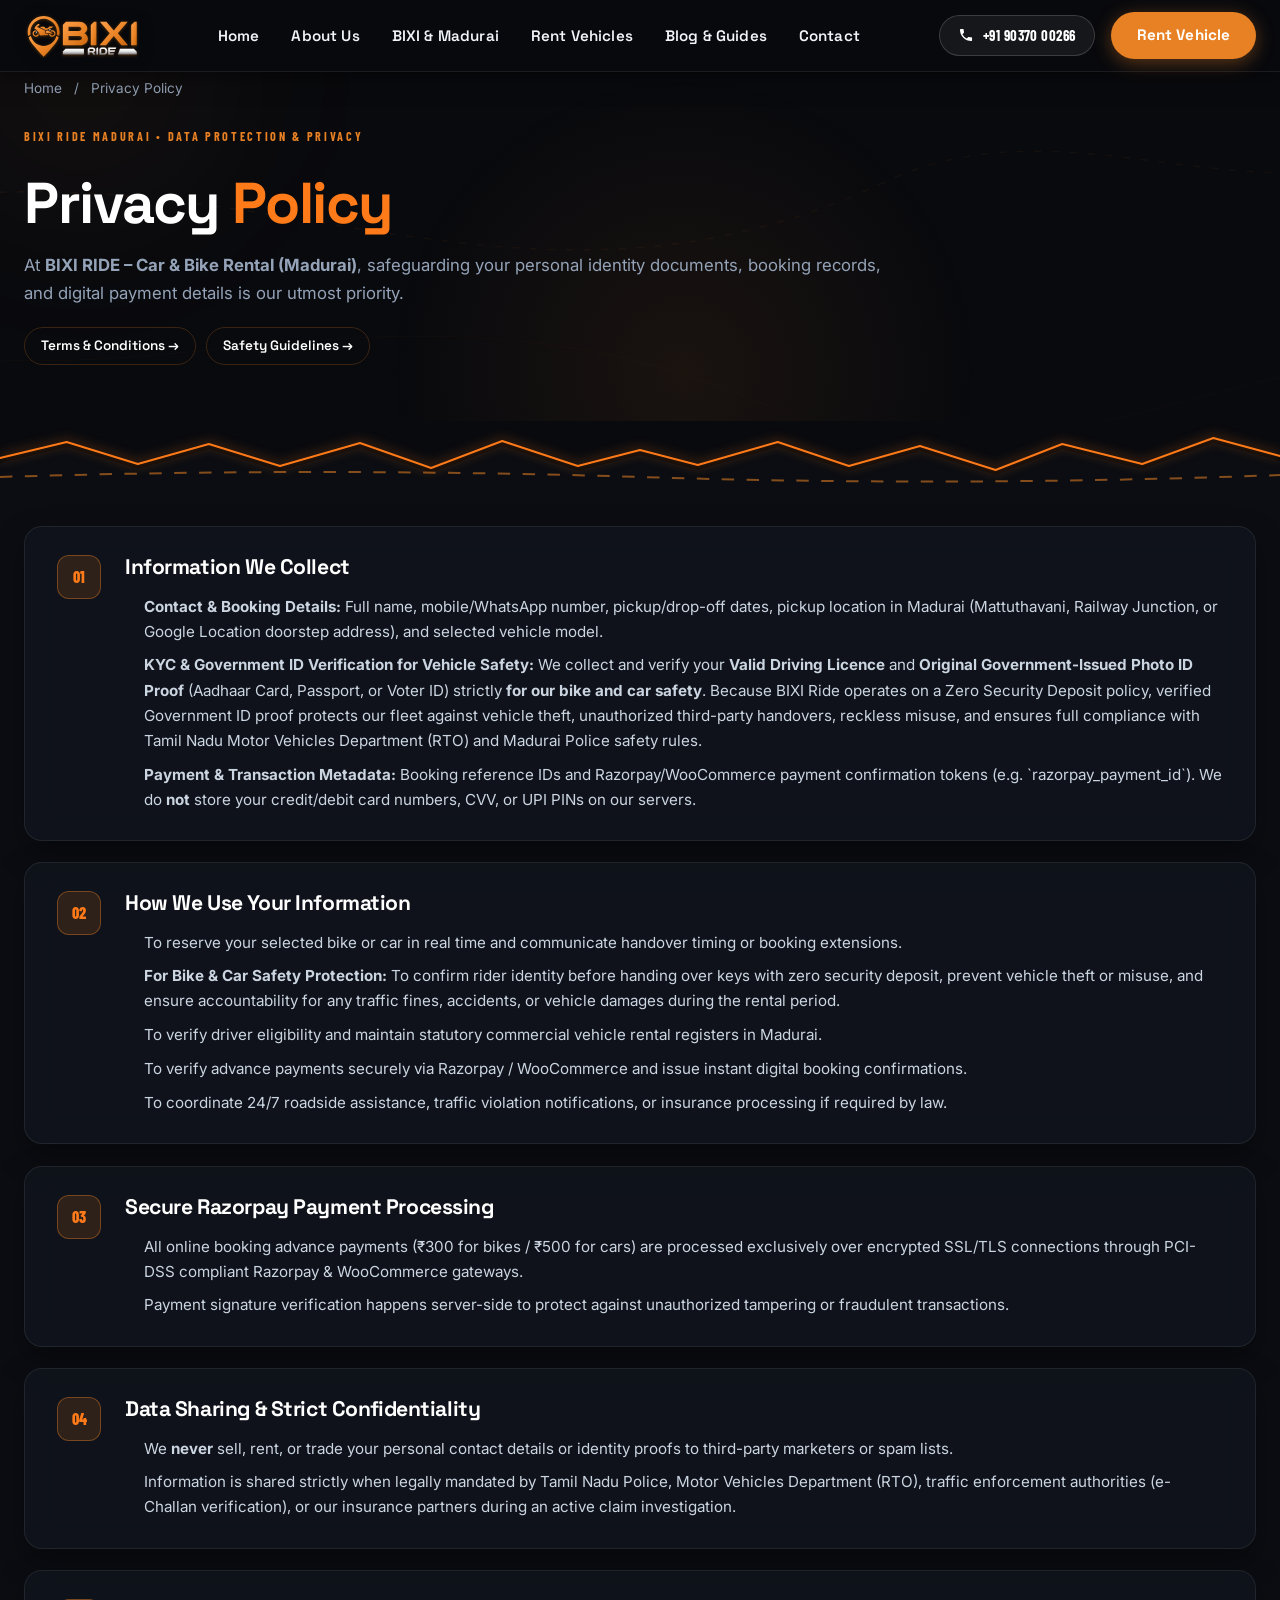
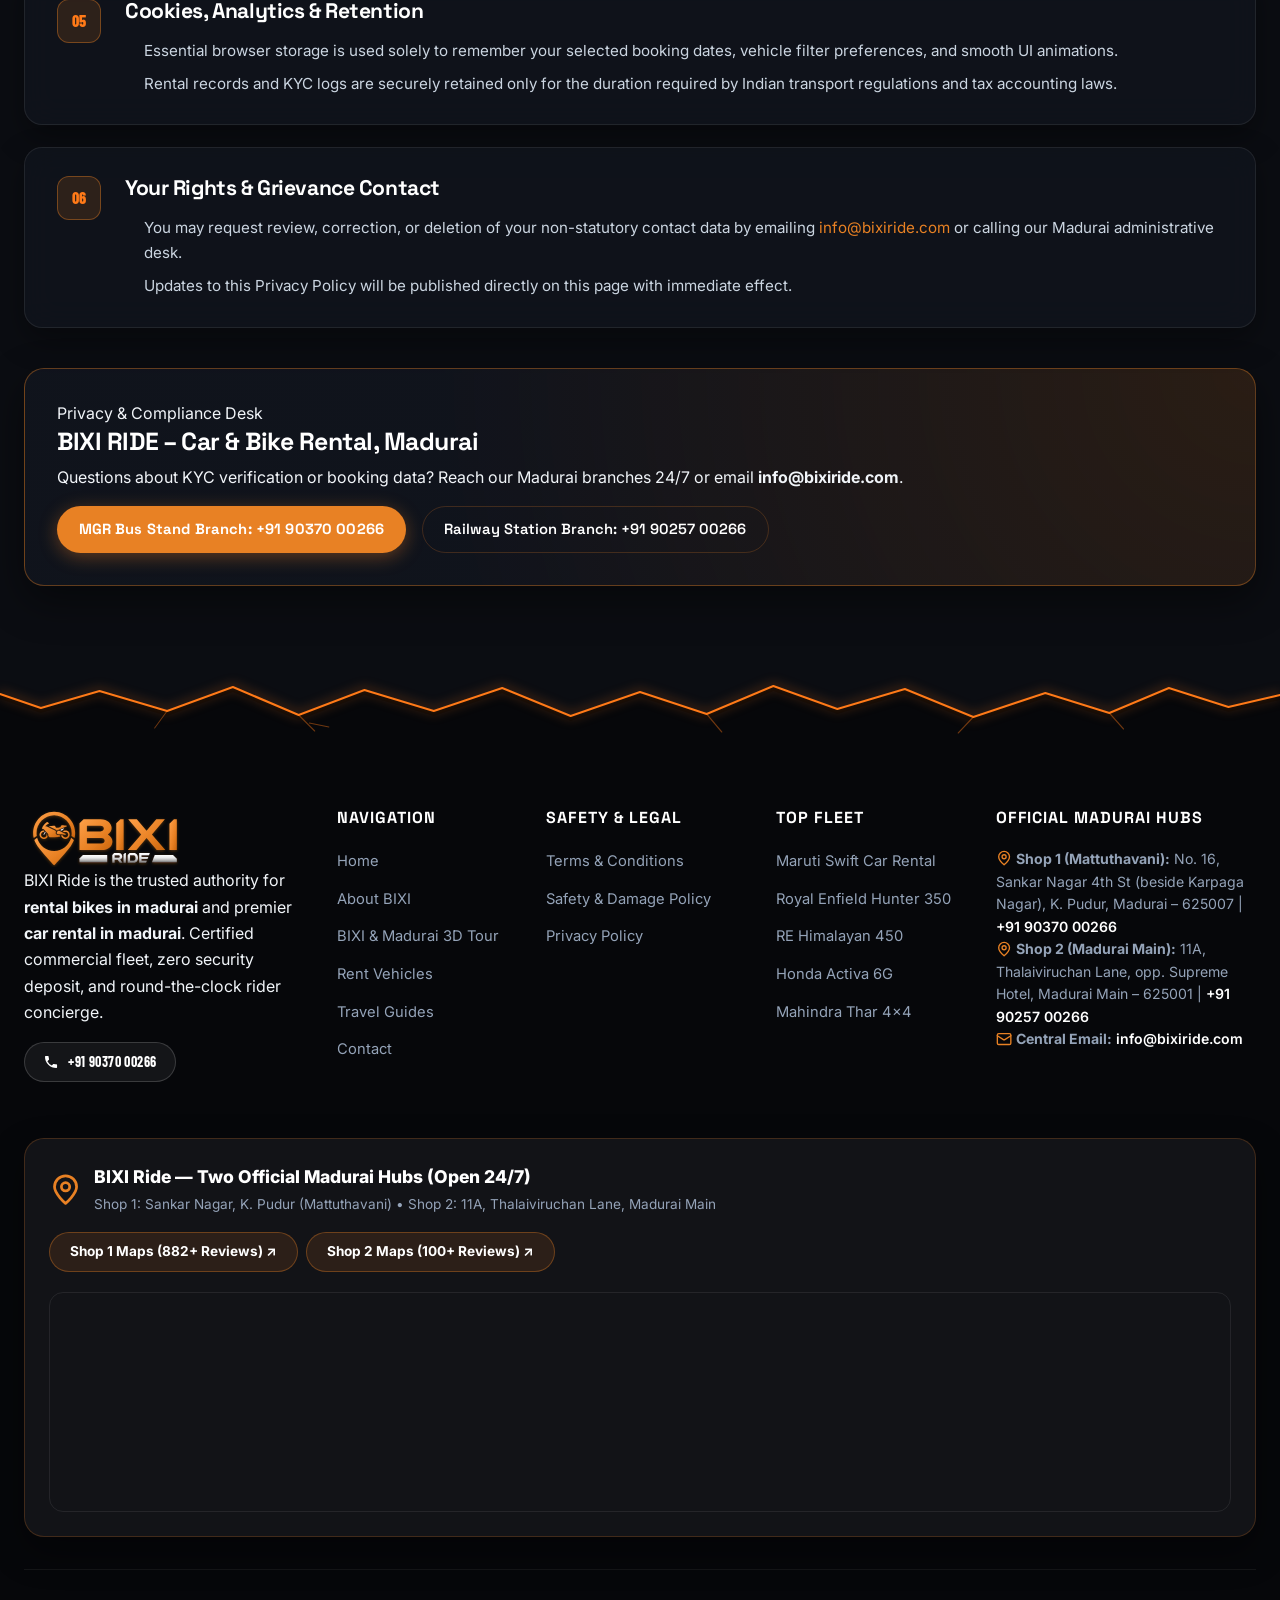
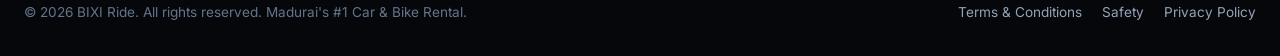
<file: privacy-policy.html>
<!DOCTYPE html>
<html lang="en">
<head>
  <meta charset="UTF-8">
  <meta name="viewport" content="width=device-width, initial-scale=1.0">
  <meta http-equiv="Cache-Control" content="no-cache, no-store, must-revalidate">
  <meta http-equiv="Pragma" content="no-cache">
  <meta http-equiv="Expires" content="0">

  <title>Privacy Policy | BIXI Ride Car &amp; Bike Rental Madurai</title>

  <!-- SEO Meta Tags -->
  <meta name="description" content="BIXI Ride Madurai Privacy Policy explaining how we collect, verify, and protect your KYC documents, Aadhaar, licence, and Razorpay booking details.">
  <meta name="keywords" content="bixi ride privacy policy, madurai bike rental data privacy, kyc document protection, razorpay payment privacy, bixi ride madurai">
  <meta name="robots" content="index, follow, max-snippet:-1, max-image-preview:large, max-video-preview:-1">
  <link rel="canonical" href="https://bixiriderentalmadurai.in/privacy-policy/">
  <link rel="sitemap" type="application/xml" title="Sitemap" href="/sitemap.xml">
  <meta name="geo.region" content="IN-TN">
  <meta name="geo.placename" content="Madurai">
  <meta name="geo.position" content="9.9252;78.1198">
  <meta name="ICBM" content="9.9252, 78.1198">

  <!-- Open Graph -->
  <meta property="og:type" content="article">
  <meta property="og:url" content="https://bixiriderentalmadurai.in/privacy-policy/">
  <meta property="og:title" content="Privacy Policy | BIXI Ride Car &amp; Bike Rental Madurai">
  <meta property="og:description" content="BIXI Ride Madurai Privacy Policy explaining how we collect, verify, and protect your KYC documents, Aadhaar, licence, and Razorpay booking details.">
  <meta property="og:image" content="https://bixiriderentalmadurai.in/assets/images/logo.svg">
  <meta property="og:locale" content="en_IN">

  <!-- Transparent Favicon Suite -->
  <link rel="icon" type="image/svg+xml" href="assets/images/logo-icon.svg?v=2.1.8">
  <link rel="icon" type="image/png" sizes="48x48" href="favicon-48x48.png?v=2.1.8">
  <link rel="icon" type="image/png" sizes="32x32" href="favicon-32x32.png?v=2.1.8">
  <link rel="icon" type="image/png" sizes="16x16" href="favicon-16x16.png?v=2.1.8">
  <link rel="apple-touch-icon" sizes="180x180" href="apple-touch-icon.png?v=2.1.8">
  <link rel="shortcut icon" href="favicon.ico?v=2.1.8">

  <link rel="preconnect" href="https://fonts.googleapis.com">
  <link rel="preconnect" href="https://fonts.gstatic.com" crossorigin>
  <link href="https://fonts.googleapis.com/css2?family=Barlow+Condensed:wght@600;700;800&family=Inter:wght@400;500;600;700&family=Outfit:wght@400;500;600;700;800;900&family=Syne:wght@700;800&family=Space+Grotesk:wght@600;700&display=swap" rel="stylesheet">

  <!-- Stylesheets -->
  <link rel="stylesheet" href="assets/css/style.css?v=59.0">

  <!-- WebPage & Breadcrumb Schema -->
  <script type="application/ld+json">
  {
    "@context": "https://schema.org",
    "@type": "WebPage",
    "name": "Privacy Policy - BIXI Ride Car & Bike Rental Madurai",
    "description": "Official Privacy Policy for BIXI Ride Car & Bike Rental in Madurai detailing KYC security and online payment protection.",
    "publisher": {
      "@type": "Organization",
      "name": "BIXI Ride Madurai",
      "telephone": "+919037000266"
    },
    "breadcrumb": {
      "@type": "BreadcrumbList",
      "itemListElement": [
        {"@type": "ListItem", "position": 1, "name": "Home", "item": "https://bixiriderentalmadurai.in/"},
        {"@type": "ListItem", "position": 2, "name": "Privacy Policy", "item": "https://bixiriderentalmadurai.in/privacy-policy/"}
      ]
    }
  }
  </script>
</head>
<body>
  <!-- Subtle Background Architectural & Topographic Art -->
  <div class="site-bg-art" aria-hidden="true">
    <div class="site-bg-ambient-1"></div>
    <div class="site-bg-ambient-2"></div>
    <svg viewBox="0 0 1440 900" fill="none" preserveAspectRatio="none" xmlns="http://www.w3.org/2000/svg">
      <path d="M-100 200 C300 150 600 350 1000 180 C1200 100 1400 220 1600 150" stroke="#E88124" stroke-width="1.5" stroke-dasharray="8 12"/>
      <path d="M-100 350 C200 400 500 250 900 420 C1200 500 1450 320 1600 380" stroke="#E88124" stroke-width="1" stroke-opacity="0.6"/>
      <path d="M-100 520 C350 480 700 600 1100 480 C1350 400 1500 550 1600 500" stroke="#E88124" stroke-width="1.2" stroke-dasharray="15 15" stroke-opacity="0.4"/>
      <path d="M-100 700 C400 750 800 620 1200 750 C1400 800 1550 700 1600 720" stroke="#E88124" stroke-width="1" stroke-opacity="0.5"/>
    </svg>
  </div>

  <!-- Header -->
  <header class="site-header">
    <div class="container">
      <nav class="navbar" aria-label="Main Navigation">
        <a href="index.html" class="nav-brand" aria-label="BIXI Ride Madurai Home">
          <img src="assets/images/logo.svg" alt="BIXI Ride Logo" class="nav-logo" width="160" height="60">
        </a>
        <ul class="nav-links">
          <li><a href="index.html" class="nav-link">Home</a></li>
          <li><a href="about.html" class="nav-link">About Us</a></li>
          <li><a href="bixi-and-madurai.html" class="nav-link">BIXI &amp; Madurai</a></li>
          <li><a href="bikes.html" class="nav-link">Rent Vehicles</a></li>
          <li><a href="blog.html" class="nav-link">Blog &amp; Guides</a></li>
          <li><a href="contact.html" class="nav-link">Contact</a></li>
        </ul>
        <div class="nav-actions">
          <a href="tel:+919037000266" class="btn-hotline" aria-label="Call BIXI Hotline">
            <svg viewBox="0 0 24 24" class="btn-hotline-icon" aria-hidden="true"><path d="M6.62 10.79a15.053 15.053 0 006.59 6.59l2.2-2.2a1 1 0 011.02-.24 11.72 11.72 0 003.68.59 1 1 0 011 1v3.5a1 1 0 01-1 1A17 17 0 013 4a1 1 0 011-1h3.5a1 1 0 011 1c0 1.25.2 2.45.59 3.68.09.31.02.66-.24 1.02l-2.23 2.09z"/></svg>
            <span class="hotline-number">+91 90370 00266</span>
          </a>
          <a href="bikes.html" class="btn-primary">Rent Vehicle</a>
          <button class="nav-toggle" aria-label="Toggle Menu">
            <span></span><span></span><span></span>
          </button>
        </div>
      </nav>
    </div>
  </header>

  <!-- Mobile Drawer Menu -->
  <div class="drawer-backdrop"></div>
  <aside class="mobile-nav-drawer" aria-label="Mobile Navigation">
    <div class="mobile-nav-top">
      <img src="assets/images/logo.svg" alt="BIXI Ride" width="140" style="margin-bottom: 2rem;">
      <ul class="mobile-nav-links">
        <li><a href="index.html" class="mobile-nav-link">Home <span class="mobile-nav-icon" aria-hidden="true"><svg viewBox="0 0 24 24" fill="none" stroke="currentColor" stroke-width="2" stroke-linecap="round" stroke-linejoin="round"><path d="M12 14l4-4"/><path d="M3.34 19a10 10 0 1 1 17.32 0"/><path d="M7 19h10"/></svg></span></a></li>
        <li><a href="about.html" class="mobile-nav-link">About Us <span class="mobile-nav-icon" aria-hidden="true"><svg viewBox="0 0 24 24" fill="none" stroke="currentColor" stroke-width="2" stroke-linecap="round" stroke-linejoin="round"><path d="M12 3a9 9 0 0 0-9 9v3a2 2 0 0 0 2 2h14a2 2 0 0 0 2-2v-3a9 9 0 0 0-9-9Z"/><path d="M12 9h8.5"/><path d="M7 17v2h10v-2"/></svg></span></a></li>
        <li><a href="bixi-and-madurai.html" class="mobile-nav-link">BIXI &amp; Madurai <span class="mobile-nav-icon" aria-hidden="true"><svg viewBox="0 0 24 24" fill="none" stroke="currentColor" stroke-width="2" stroke-linecap="round" stroke-linejoin="round"><circle cx="6" cy="19" r="3"/><path d="M9 19h8.5a3.5 3.5 0 0 0 0-7h-11a3.5 3.5 0 0 1 0-7H15"/><circle cx="18" cy="5" r="3"/></svg></span></a></li>
        <li><a href="bikes.html" class="mobile-nav-link">Rent Vehicles <span class="mobile-nav-icon" aria-hidden="true"><svg viewBox="0 0 24 24" fill="none" stroke="currentColor" stroke-width="2" stroke-linecap="round" stroke-linejoin="round"><circle cx="5.5" cy="17.5" r="3"/><circle cx="18.5" cy="17.5" r="3"/><path d="M8.5 17.5h6l-1.5-5h-3l-1.5 5zm6.5-5L17 7h2.5"/><path d="M10 12.5 8 8.5H5.5"/></svg></span></a></li>
        <li><a href="blog.html" class="mobile-nav-link">Blog &amp; Guides <span class="mobile-nav-icon" aria-hidden="true"><svg viewBox="0 0 24 24" fill="none" stroke="currentColor" stroke-width="2" stroke-linecap="round" stroke-linejoin="round"><circle cx="12" cy="12" r="10"/><polygon points="16.24 7.76 14.12 14.12 7.76 16.24 9.88 9.88 16.24 7.76"/></svg></span></a></li>
        <li><a href="contact.html" class="mobile-nav-link">Contact Us <span class="mobile-nav-icon" aria-hidden="true"><svg viewBox="0 0 24 24" fill="none" stroke="currentColor" stroke-width="2" stroke-linecap="round" stroke-linejoin="round"><path d="M21 2l-2 2m-7.61 7.61a5.5 5.5 0 1 1-7.778 7.778 5.5 5.5 0 0 1 7.777-7.777zm0 0L15.5 7.5m0 0l3 3L22 7l-3-3m-3.5 3.5L19 4"/></svg></span></a></li>
      </ul>
    </div>
    <div class="mobile-nav-footer">
      <a href="tel:+919037000266" class="btn-hotline mobile-drawer-call">
        <svg viewBox="0 0 24 24" class="btn-hotline-icon" aria-hidden="true"><path d="M6.62 10.79a15.053 15.053 0 006.59 6.59l2.2-2.2a1 1 0 011.02-.24 11.72 11.72 0 003.68.59 1 1 0 011 1v3.5a1 1 0 01-1 1A17 17 0 013 4a1 1 0 011-1h3.5a1 1 0 011 1c0 1.25.2 2.45.59 3.68.09.31.02.66-.24 1.02l-2.23 2.09z"/></svg>
        <span>+91 90370 00266</span>
      </a>
      <a href="bikes.html" class="btn-primary" style="width: 100%; margin-bottom: 0.8rem;">Explore Fleet</a>
      <a href="https://wa.me/919037000266" class="btn-secondary btn-whatsapp" style="width: 100%;">WhatsApp Booking</a>
    </div>
  </aside>

  <!-- Main Content -->
  <main>
    <section class="lux-about-hero" style="padding-bottom: 3rem;">
      <div class="lux-about-hero-mesh" aria-hidden="true"></div>
      <div class="container">
        <nav class="article-breadcrumbs" aria-label="Breadcrumb">
          <a href="index.html">Home</a> &nbsp;/&nbsp; <span>Privacy Policy</span>
        </nav>

        <div class="section-head" style="text-align: left; max-width: 860px; margin: 1.5rem 0 2rem;">
          <span class="lux-category-tag">BIXI RIDE MADURAI &bull; DATA PROTECTION &amp; PRIVACY</span>
          <h1 class="lux-manifesto-h1" style="font-size: clamp(2.2rem, 4.5vw, 3.6rem);">
            Privacy <span class="text-orange">Policy</span>
          </h1>
          <p class="lux-manifesto-lead" style="margin-bottom: 1rem;">
            At <strong>BIXI RIDE &ndash; Car &amp; Bike Rental (Madurai)</strong>, safeguarding your personal identity documents, booking records, and digital payment details is our utmost priority.
          </p>
          <div style="display: flex; flex-wrap: wrap; gap: 0.6rem; margin-top: 1.25rem;">
            <a href="terms-and-conditions.html" class="btn-secondary" style="font-size: 0.85rem; padding: 0.45rem 1rem;">Terms &amp; Conditions &rarr;</a>
            <a href="safety.html" class="btn-secondary" style="font-size: 0.85rem; padding: 0.45rem 1rem;">Safety Guidelines &rarr;</a>
          </div>
        </div>
      </div>
    </section>

    <!-- Cracked Highway Striping & Torn Paper Divider -->
    <div class="bixi-section-divider bixi-div-highway" style="--div-top: #090A0E; --div-bottom: #0B0D12;" aria-hidden="true">
      <svg class="bixi-div-svg" viewBox="0 0 1440 74" preserveAspectRatio="none">
        <path class="bixi-div-tear-shadow" d="M0,0 L1440,0 L1440,40 L1365,22 L1285,48 L1195,28 L1120,54 L1035,30 L955,50 L875,26 L785,49 L720,34 L650,50 L565,25 L485,52 L405,27 L315,50 L235,28 L155,48 L75,26 L0,42 Z"/>
        <path class="bixi-div-top-fill" d="M0,0 L1440,0 L1440,35 L1365,17 L1285,43 L1195,23 L1120,49 L1035,25 L955,45 L875,21 L785,44 L720,29 L650,45 L565,20 L485,47 L405,22 L315,45 L235,23 L155,43 L75,21 L0,37 Z"/>
        <path class="bixi-div-dash-line" d="M0,56 Q360,46 720,56 T1440,54"/>
        <path class="bixi-div-crack-glow" d="M0,37 L75,21 L155,43 L235,23 L315,45 L405,22 L485,47 L565,20 L650,45 L720,29 L785,44 L875,21 L955,45 L1035,25 L1120,49 L1195,23 L1285,43 L1365,17 L1440,35"/>
      </svg>
    </div>

    <section class="section" style="padding-top: 2rem; background: #0B0D12;">
      <div class="container" style="max-width: 960px;">
        <div class="bixi-legal-grid">

          <!-- 1 -->
          <article class="bixi-legal-card">
            <div class="bixi-legal-num">01</div>
            <div class="bixi-legal-body">
              <h2>Information We Collect</h2>
              <ul>
                <li><strong>Contact &amp; Booking Details:</strong> Full name, mobile/WhatsApp number, pickup/drop-off dates, pickup location in Madurai (Mattuthavani, Railway Junction, or Google Location doorstep address), and selected vehicle model.</li>
                <li><strong>KYC &amp; Government ID Verification for Vehicle Safety:</strong> We collect and verify your <strong>Valid Driving Licence</strong> and <strong>Original Government-Issued Photo ID Proof</strong> (Aadhaar Card, Passport, or Voter ID) strictly <strong>for our bike and car safety</strong>. Because BIXI Ride operates on a Zero Security Deposit policy, verified Government ID proof protects our fleet against vehicle theft, unauthorized third-party handovers, reckless misuse, and ensures full compliance with Tamil Nadu Motor Vehicles Department (RTO) and Madurai Police safety rules.</li>
                <li><strong>Payment &amp; Transaction Metadata:</strong> Booking reference IDs and Razorpay/WooCommerce payment confirmation tokens (e.g. `razorpay_payment_id`). We do <strong>not</strong> store your credit/debit card numbers, CVV, or UPI PINs on our servers.</li>
              </ul>
            </div>
          </article>

          <!-- 2 -->
          <article class="bixi-legal-card">
            <div class="bixi-legal-num">02</div>
            <div class="bixi-legal-body">
              <h2>How We Use Your Information</h2>
              <ul>
                <li>To reserve your selected bike or car in real time and communicate handover timing or booking extensions.</li>
                <li><strong>For Bike &amp; Car Safety Protection:</strong> To confirm rider identity before handing over keys with zero security deposit, prevent vehicle theft or misuse, and ensure accountability for any traffic fines, accidents, or vehicle damages during the rental period.</li>
                <li>To verify driver eligibility and maintain statutory commercial vehicle rental registers in Madurai.</li>
                <li>To verify advance payments securely via Razorpay / WooCommerce and issue instant digital booking confirmations.</li>
                <li>To coordinate 24/7 roadside assistance, traffic violation notifications, or insurance processing if required by law.</li>
              </ul>
            </div>
          </article>

          <!-- 3 -->
          <article class="bixi-legal-card">
            <div class="bixi-legal-num">03</div>
            <div class="bixi-legal-body">
              <h2>Secure Razorpay Payment Processing</h2>
              <ul>
                <li>All online booking advance payments (₹300 for bikes / ₹500 for cars) are processed exclusively over encrypted SSL/TLS connections through PCI-DSS compliant Razorpay &amp; WooCommerce gateways.</li>
                <li>Payment signature verification happens server-side to protect against unauthorized tampering or fraudulent transactions.</li>
              </ul>
            </div>
          </article>

          <!-- 4 -->
          <article class="bixi-legal-card">
            <div class="bixi-legal-num">04</div>
            <div class="bixi-legal-body">
              <h2>Data Sharing &amp; Strict Confidentiality</h2>
              <ul>
                <li>We <strong>never</strong> sell, rent, or trade your personal contact details or identity proofs to third-party marketers or spam lists.</li>
                <li>Information is shared strictly when legally mandated by Tamil Nadu Police, Motor Vehicles Department (RTO), traffic enforcement authorities (e-Challan verification), or our insurance partners during an active claim investigation.</li>
              </ul>
            </div>
          </article>

          <!-- 5 -->
          <article class="bixi-legal-card">
            <div class="bixi-legal-num">05</div>
            <div class="bixi-legal-body">
              <h2>Cookies, Analytics &amp; Retention</h2>
              <ul>
                <li>Essential browser storage is used solely to remember your selected booking dates, vehicle filter preferences, and smooth UI animations.</li>
                <li>Rental records and KYC logs are securely retained only for the duration required by Indian transport regulations and tax accounting laws.</li>
              </ul>
            </div>
          </article>

          <!-- 6 -->
          <article class="bixi-legal-card">
            <div class="bixi-legal-num">06</div>
            <div class="bixi-legal-body">
              <h2>Your Rights &amp; Grievance Contact</h2>
              <ul>
                <li>You may request review, correction, or deletion of your non-statutory contact data by emailing <a href="mailto:info@bixiride.com" style="color: var(--color-orange);">info@bixiride.com</a> or calling our Madurai administrative desk.</li>
                <li>Updates to this Privacy Policy will be published directly on this page with immediate effect.</li>
              </ul>
            </div>
          </article>

        </div>

        <!-- Support Card -->
        <div class="bixi-legal-support-card">
          <div>
            <span class="badge" style="margin-bottom: 0.75rem;">Privacy &amp; Compliance Desk</span>
            <h3>BIXI RIDE &ndash; Car &amp; Bike Rental, Madurai</h3>
            <p style="color: var(--color-gray-light); margin-bottom: 1rem;">
              Questions about KYC verification or booking data? Reach our Madurai branches 24/7 or email <strong>info@bixiride.com</strong>.
            </p>
            <div style="display: flex; flex-wrap: wrap; gap: 1rem;">
              <a href="tel:+919037000266" class="btn-primary" style="font-size: 0.92rem; padding: 0.65rem 1.35rem;">
                MGR Bus Stand Branch: +91 90370 00266
              </a>
              <a href="tel:+919025700266" class="btn-secondary" style="font-size: 0.92rem; padding: 0.65rem 1.35rem;">
                Railway Station Branch: +91 90257 00266
              </a>
            </div>
          </div>
        </div>
      </div>
    </section>
  </main>

    <!-- Automotive Torn Asphalt & Fracture Divider -->
    <div class="bixi-section-divider bixi-div-torn" style="--div-top: #0B0D12; --div-bottom: #06070A;" aria-hidden="true">
      <svg class="bixi-div-svg" viewBox="0 0 1440 74" preserveAspectRatio="none">
        <path class="bixi-div-tear-shadow" d="M0,0 L1440,0 L1440,36 L1382,48 L1315,29 L1248,54 L1176,34 L1095,58 L1018,30 L942,50 L870,27 L795,55 L720,33 L642,57 L565,29 L488,52 L410,31 L336,56 L262,28 L188,52 L112,32 L46,49 L0,35 Z"/>
        <path class="bixi-div-top-fill" d="M0,0 L1440,0 L1440,31 L1382,43 L1315,24 L1248,49 L1176,29 L1095,53 L1018,25 L942,45 L870,22 L795,50 L720,28 L642,52 L565,24 L488,47 L410,26 L336,51 L262,23 L188,47 L112,27 L46,44 L0,30 Z"/>
        <path class="bixi-div-crack-glow" d="M0,30 L46,44 L112,27 L188,47 L262,23 L336,51 L410,26 L488,47 L565,24 L642,52 L720,28 L795,50 L870,22 L942,45 L1018,25 L1095,53 L1176,29 L1248,49 L1315,24 L1382,43 L1440,31"/>
        <path class="bixi-div-crack-sub" d="M336,51 L354,67 M348,59 L370,63 M795,50 L812,68 M1095,53 L1078,69 M1248,49 L1264,65 M188,47 L174,64"/>
      </svg>
    </div>

  <!-- Footer -->
  <footer class="site-footer">
    <div class="container">
      <div class="footer-top-grid">
        <div class="footer-brand">
          <img src="assets/images/logo.svg" alt="BIXI Ride - Best Bike Rental in Madurai" width="160" height="58">
          <p>
            BIXI Ride is the trusted authority for <strong>rental bikes in madurai</strong> and premier <strong>car rental in madurai</strong>. Certified commercial fleet, zero security deposit, and round-the-clock rider concierge.
          </p>
          <div style="display: flex; gap: 0.75rem; flex-wrap: wrap; margin-top: 1rem;">
            <a href="tel:+919037000266" class="btn-hotline" style="font-size: 0.88rem;">
              <svg viewBox="0 0 24 24"><path d="M6.62 10.79a15.053 15.053 0 006.59 6.59l2.2-2.2a1 1 0 011.02-.24 11.72 11.72 0 003.68.59 1 1 0 011 1v3.5a1 1 0 01-1 1A17 17 0 013 4a1 1 0 011-1h3.5a1 1 0 011 1c0 1.25.2 2.45.59 3.68.09.31.02.66-.24 1.02l-2.23 2.09z"/></svg>
              +91 90370 00266
            </a>
          </div>
        </div>

        <div>
          <h4 class="footer-title">Navigation</h4>
          <ul class="footer-links">
            <li><a href="index.html" class="footer-link">Home</a></li>
            <li><a href="about.html" class="footer-link">About BIXI</a></li>
            <li><a href="bixi-and-madurai.html" class="footer-link">BIXI &amp; Madurai 3D Tour</a></li>
            <li><a href="bikes.html" class="footer-link">Rent Vehicles</a></li>
            <li><a href="blog.html" class="footer-link">Travel Guides</a></li>
            <li><a href="contact.html" class="footer-link">Contact</a></li>
          </ul>
        </div>

        <div>
          <h4 class="footer-title">Safety &amp; Legal</h4>
          <ul class="footer-links">
            <li><a href="terms-and-conditions.html" class="footer-link">Terms &amp; Conditions</a></li>
            <li><a href="safety.html" class="footer-link">Safety &amp; Damage Policy</a></li>
            <li><a href="privacy-policy.html" class="footer-link">Privacy Policy</a></li>
          </ul>
        </div>

        <div>
          <h4 class="footer-title">Top Fleet</h4>
          <ul class="footer-links">
            <li><a href="bikes.html" class="footer-link">Maruti Swift Car Rental</a></li>
            <li><a href="bikes.html" class="footer-link">Royal Enfield Hunter 350</a></li>
            <li><a href="bikes.html" class="footer-link">RE Himalayan 450</a></li>
            <li><a href="bikes.html" class="footer-link">Honda Activa 6G</a></li>
            <li><a href="bikes.html" class="footer-link">Mahindra Thar 4&times;4</a></li>
          </ul>
        </div>

        <div>
          <h4 class="footer-title">Official Madurai Hubs</h4>
          <p style="font-size: 0.88rem; color: var(--color-muted); line-height: 1.6;">
            <span class="bixi-badge-icon orange"><svg viewBox="0 0 24 24" fill="none" stroke="currentColor" stroke-width="2"><path d="M12 2a8 8 0 0 0-8 8c0 5.25 8 12 8 12s8-6.75 8-12a8 8 0 0 0-8-8z"/><circle cx="12" cy="10" r="3"/></svg></span> <strong>Shop 1 (Mattuthavani):</strong> No. 16, Sankar Nagar 4th St (beside Karpaga Nagar), K. Pudur, Madurai &ndash; 625007 | <a href="tel:+919037000266" class="footer-tel-link">+91 90370 00266</a><br>
            <span class="bixi-badge-icon orange"><svg viewBox="0 0 24 24" fill="none" stroke="currentColor" stroke-width="2"><path d="M12 2a8 8 0 0 0-8 8c0 5.25 8 12 8 12s8-6.75 8-12a8 8 0 0 0-8-8z"/><circle cx="12" cy="10" r="3"/></svg></span> <strong>Shop 2 (Madurai Main):</strong> 11A, Thalaiviruchan Lane, opp. Supreme Hotel, Madurai Main &ndash; 625001 | <a href="tel:+919025700266" class="footer-tel-link">+91 90257 00266</a><br>
            <span class="bixi-badge-icon orange"><svg viewBox="0 0 24 24" fill="none" stroke="currentColor" stroke-width="2"><rect x="2" y="4" width="20" height="16" rx="2"/><path d="m22 7-8.97 5.7a1.94 1.94 0 0 1-2.06 0L2 7"/></svg></span> <strong>Central Email:</strong> <a href="mailto:info@bixiride.com" class="footer-mail-link">info@bixiride.com</a>
          </p>
        </div>
      </div>

      <!-- Embedded Google Map & Directions Card in Footer -->
      <div class="footer-map-card">
        <div class="footer-map-header">
          <div class="footer-map-header-left">
            <span class="footer-map-icon"><span class="bixi-badge-icon orange"><svg viewBox="0 0 24 24" fill="none" stroke="currentColor" stroke-width="2"><path d="M12 2a8 8 0 0 0-8 8c0 5.25 8 12 8 12s8-6.75 8-12a8 8 0 0 0-8-8z"/><circle cx="12" cy="10" r="3"/></svg></span></span>
            <div>
              <div class="footer-map-title">BIXI Ride &mdash; Two Official Madurai Hubs (Open 24/7)</div>
              <div class="footer-map-desc">Shop 1: Sankar Nagar, K. Pudur (Mattuthavani) &bull; Shop 2: 11A, Thalaiviruchan Lane, Madurai Main</div>
            </div>
          </div>
          <div style="display: flex; gap: 0.5rem; flex-wrap: wrap;">
            <a href="https://share.google/HIhNL3azR9SGpXfqi" target="_blank" rel="noopener noreferrer" class="footer-map-btn">
              Shop 1 Maps (882+ Reviews) &#8599;
            </a>
            <a href="https://share.google/FS7cn6SUZmiDEZox5" target="_blank" rel="noopener noreferrer" class="footer-map-btn">
              Shop 2 Maps (100+ Reviews) &#8599;
            </a>
          </div>
        </div>
        <div class="footer-map-frame-box">
          <iframe src="https://www.google.com/maps/embed?pb=!1m18!1m12!1m3!1d3929.8674621368555!2d78.1490831!3d9.944983899999999!2m3!1f0!2f0!3f0!3m2!1i1024!2i768!4f13.1!3m3!1m2!1s0x3b00c5112a0e51b3%3A0xc6dce400f2b6221d!2sBixi%20Ride%20-%20Bike%20%26%20Car%20Rental%20Madurai!5e0!3m2!1sen!2sin!4v1794765259662!5m2!1sen!2sin" width="100%" height="220" style="border:0;" allowfullscreen="" loading="lazy" referrerpolicy="no-referrer-when-downgrade" title="BIXI Ride Madurai Mattuthavani Flagship Hub Location"></iframe>
        </div>
      </div>

      <div class="footer-bottom">
        <div>&copy; 2026 BIXI Ride. All rights reserved. Madurai's #1 Car &amp; Bike Rental.</div>
        <div style="display: flex; gap: 1.25rem; align-items: center; flex-wrap: wrap;">
          <a href="terms-and-conditions.html" class="footer-link" style="color: #94a3b8; font-size: 0.85rem;">Terms &amp; Conditions</a>
          <a href="safety.html" class="footer-link" style="color: #94a3b8; font-size: 0.85rem;">Safety</a>
          <a href="privacy-policy.html" class="footer-link" style="color: #94a3b8; font-size: 0.85rem;">Privacy Policy</a>
        </div>
      </div>
    </div>
  </footer>

  <!-- Mobile Floating Quick Call / Rent Bar -->
  <div class="mobile-floating-bar">
    <div class="mobile-floating-inner">
      <a href="tel:+919037000266" class="btn-secondary" style="font-size: 0.9rem; padding: 0.6rem;"><span class="bixi-badge-icon orange"><svg viewBox="0 0 24 24" fill="none" stroke="currentColor" stroke-width="2"><path d="M22 16.92v3a2 2 0 0 1-2.18 2 19.79 19.79 0 0 1-8.63-3.07 19.5 19.5 0 0 1-6-6 19.79 19.79 0 0 1-3.07-8.67A2 2 0 0 1 4.11 2h3a2 2 0 0 1 2 1.72 12.84 12.84 0 0 0 .7 2.81 2 2 0 0 1-.45 2.11L8.09 9.91a16 16 0 0 0 6 6l1.27-1.27a2 2 0 0 1 2.11-.45 12.84 12.84 0 0 0 2.81.7A2 2 0 0 1 22 16.92z"/></svg></span> Call Now</a>
      <a href="bikes.html" class="btn-primary" style="font-size: 0.9rem; padding: 0.6rem;"><span class="bixi-badge-icon orange"><svg viewBox="0 0 24 24" fill="none" stroke="currentColor" stroke-width="2"><polygon points="13 2 3 14 12 14 11 22 21 10 12 10 13 2"/></svg></span> Rent Vehicle</a>
    </div>
  </div>

  <script src="assets/js/react-bits-animations.js?v=46.0"></script>
  <script src="assets/js/main.js?v=59.0"></script>
</body>
</html>
</file>
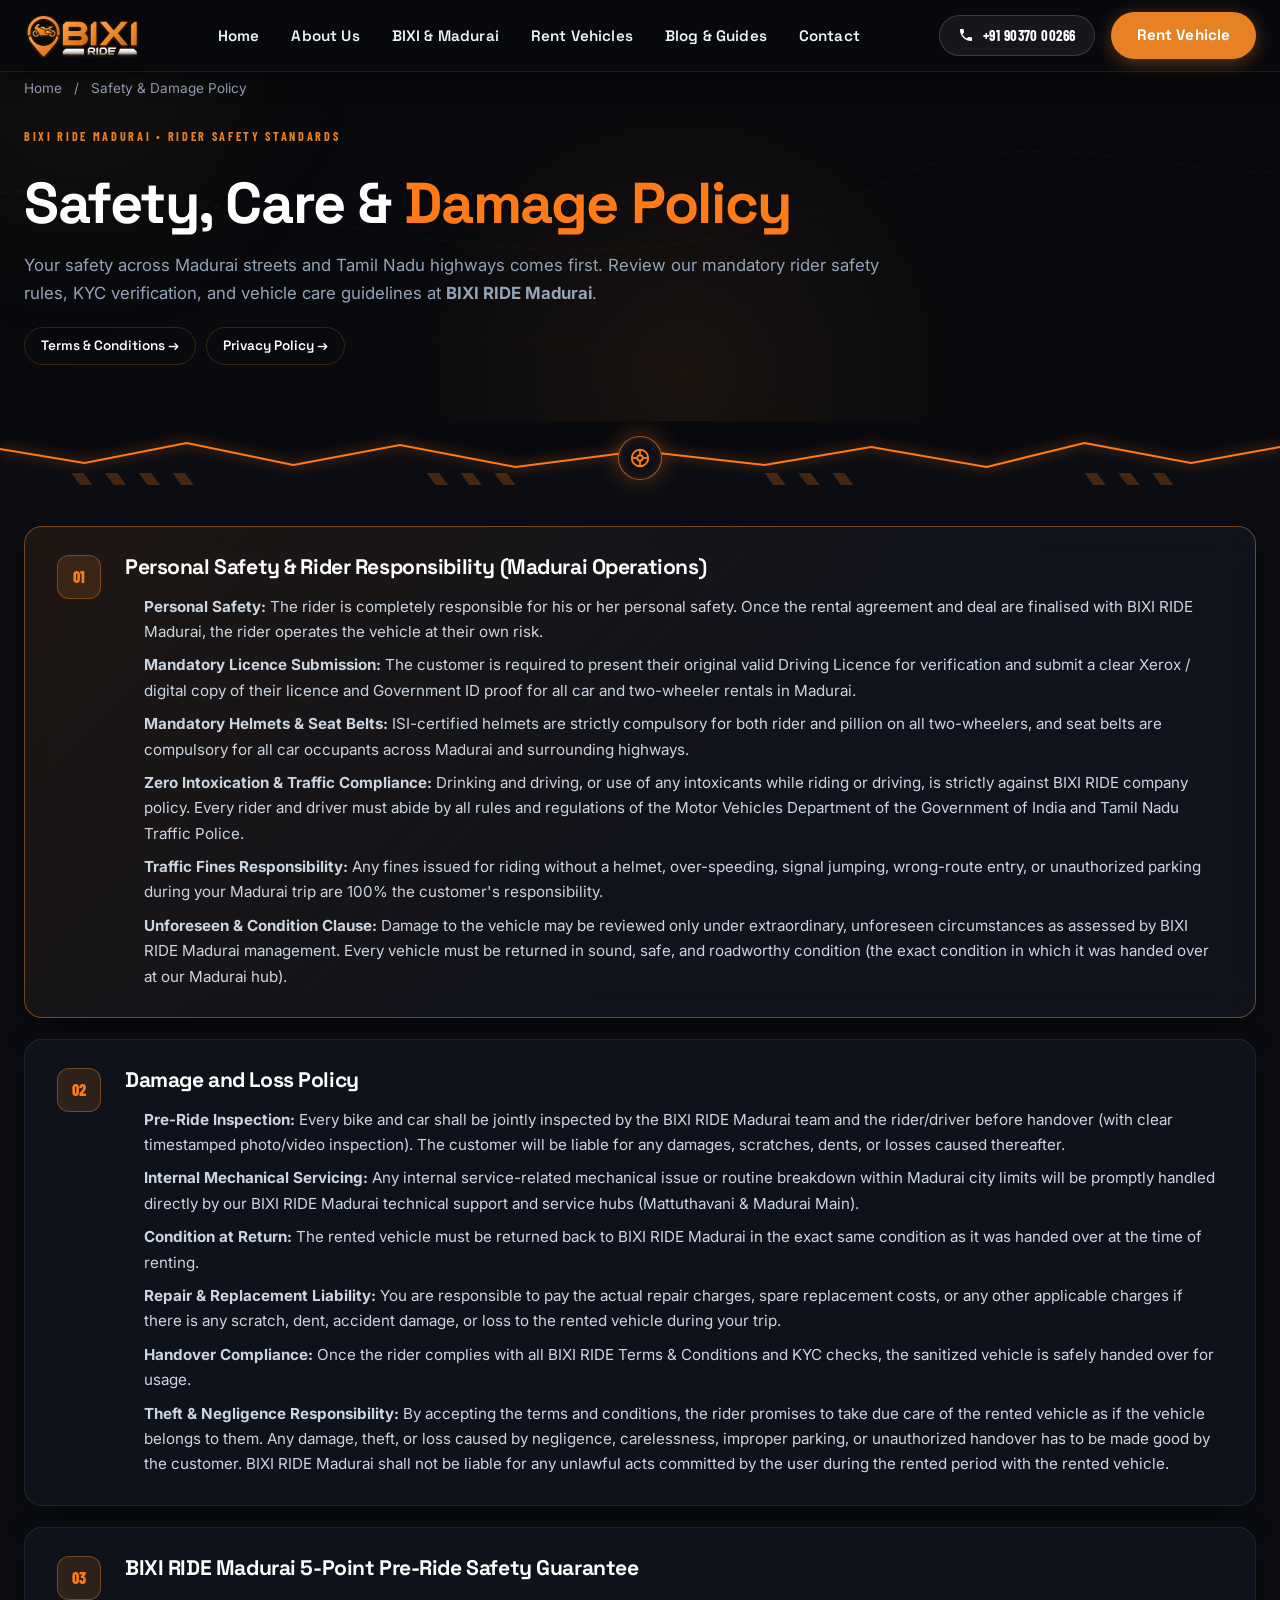
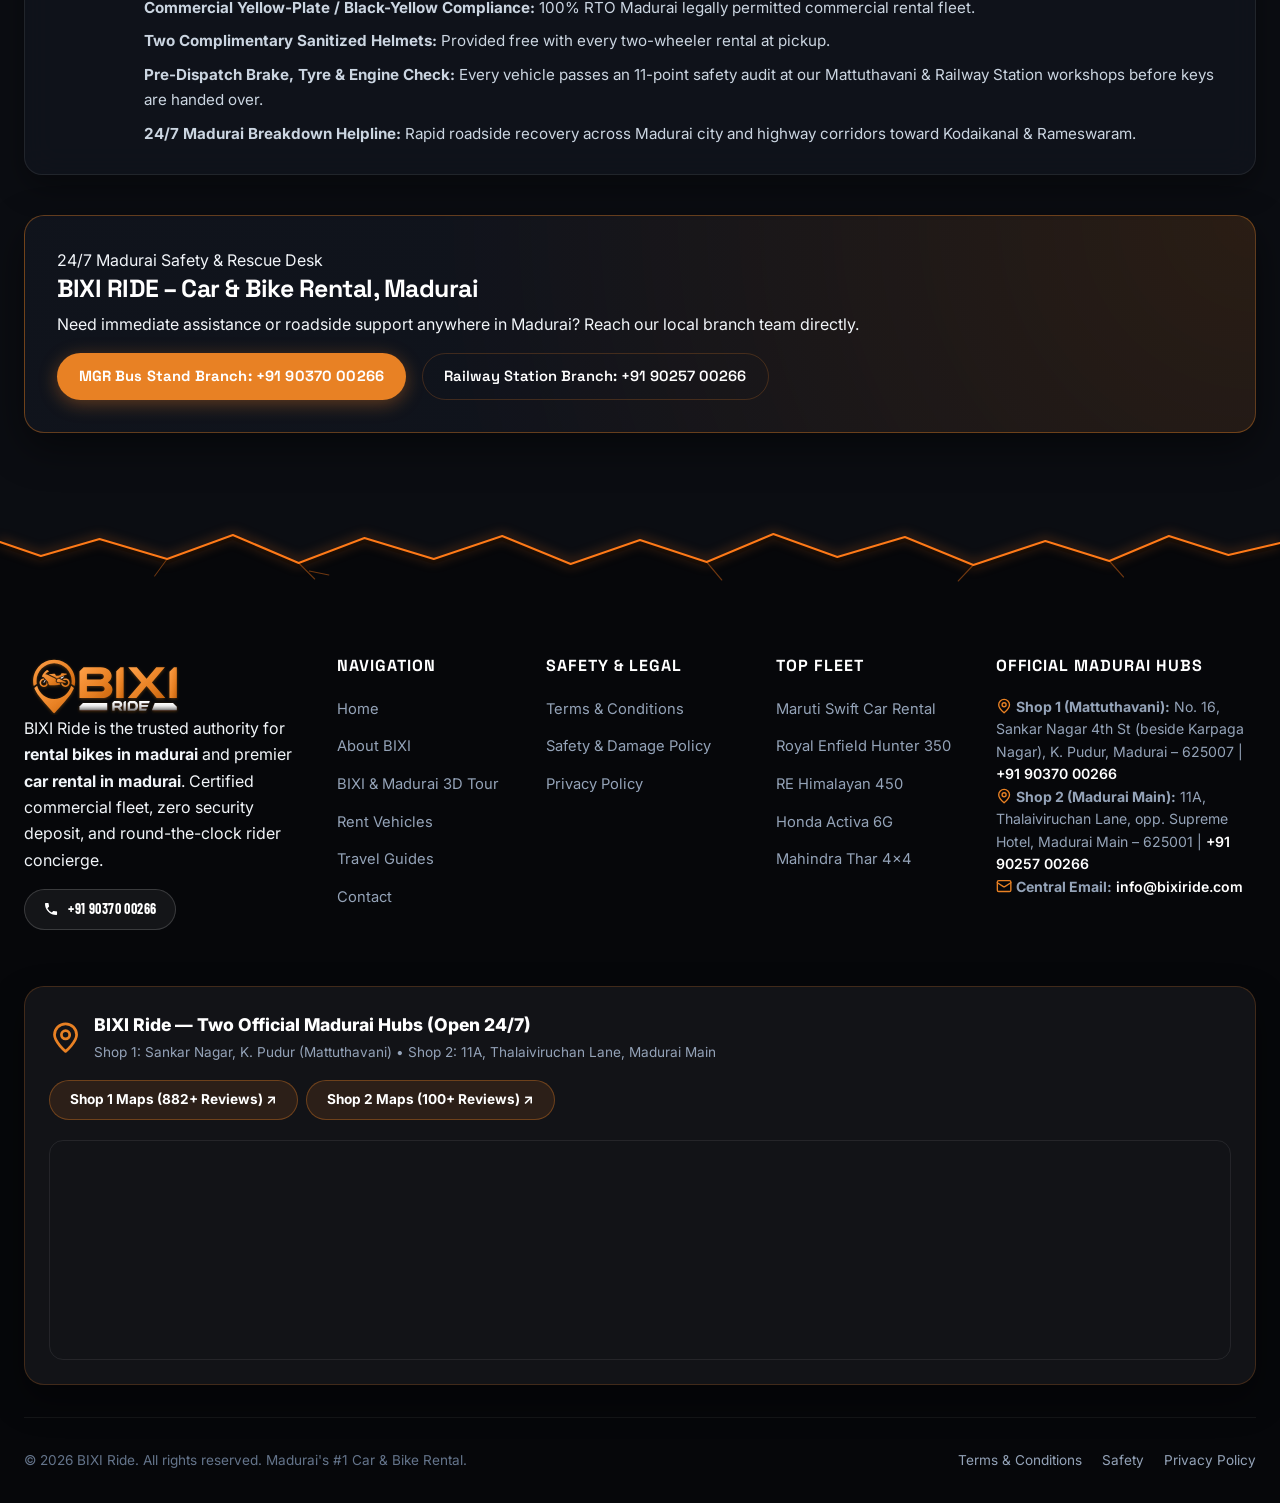
<file: safety.html>
<!DOCTYPE html>
<html lang="en">
<head>
  <meta charset="UTF-8">
  <meta name="viewport" content="width=device-width, initial-scale=1.0">
  <meta http-equiv="Cache-Control" content="no-cache, no-store, must-revalidate">
  <meta http-equiv="Pragma" content="no-cache">
  <meta http-equiv="Expires" content="0">

  <title>Rider Safety &amp; Damage Policy | BIXI Ride Madurai</title>

  <!-- SEO Meta Tags -->
  <meta name="description" content="BIXI Ride Madurai rider safety guidelines and damage policy. Mandatory helmets, driving licence check, vehicle inspection, and Tamil Nadu road rules.">
  <meta name="keywords" content="bixi ride safety policy, madurai bike rental safety, helmet rules madurai, vehicle damage and loss policy, bixi ride madurai">
  <meta name="robots" content="index, follow, max-snippet:-1, max-image-preview:large, max-video-preview:-1">
  <link rel="canonical" href="https://bixiriderentalmadurai.in/safety/">
  <link rel="sitemap" type="application/xml" title="Sitemap" href="/sitemap.xml">
  <meta name="geo.region" content="IN-TN">
  <meta name="geo.placename" content="Madurai">
  <meta name="geo.position" content="9.9252;78.1198">
  <meta name="ICBM" content="9.9252, 78.1198">

  <!-- Open Graph -->
  <meta property="og:type" content="article">
  <meta property="og:url" content="https://bixiriderentalmadurai.in/safety/">
  <meta property="og:title" content="Rider Safety &amp; Damage Policy | BIXI Ride Madurai">
  <meta property="og:description" content="BIXI Ride Madurai rider safety guidelines and damage policy. Mandatory helmets, driving licence check, vehicle inspection, and Tamil Nadu road rules.">
  <meta property="og:image" content="https://bixiriderentalmadurai.in/assets/images/logo.svg">
  <meta property="og:locale" content="en_IN">

  <!-- Transparent Favicon Suite -->
  <link rel="icon" type="image/svg+xml" href="assets/images/logo-icon.svg?v=2.1.8">
  <link rel="icon" type="image/png" sizes="48x48" href="favicon-48x48.png?v=2.1.8">
  <link rel="icon" type="image/png" sizes="32x32" href="favicon-32x32.png?v=2.1.8">
  <link rel="icon" type="image/png" sizes="16x16" href="favicon-16x16.png?v=2.1.8">
  <link rel="apple-touch-icon" sizes="180x180" href="apple-touch-icon.png?v=2.1.8">
  <link rel="shortcut icon" href="favicon.ico?v=2.1.8">

  <link rel="preconnect" href="https://fonts.googleapis.com">
  <link rel="preconnect" href="https://fonts.gstatic.com" crossorigin>
  <link href="https://fonts.googleapis.com/css2?family=Barlow+Condensed:wght@600;700;800&family=Inter:wght@400;500;600;700&family=Outfit:wght@400;500;600;700;800;900&family=Syne:wght@700;800&family=Space+Grotesk:wght@600;700&display=swap" rel="stylesheet">

  <!-- Stylesheets -->
  <link rel="stylesheet" href="assets/css/style.css?v=59.0">

  <!-- WebPage & Breadcrumb Schema -->
  <script type="application/ld+json">
  {
    "@context": "https://schema.org",
    "@type": "WebPage",
    "name": "Safety, Damage & Loss Policy - BIXI Ride Madurai",
    "description": "Rider safety guidelines and vehicle damage & loss policy exclusively for BIXI Ride Car & Bike Rental in Madurai.",
    "publisher": {
      "@type": "Organization",
      "name": "BIXI Ride Madurai",
      "telephone": "+919037000266"
    },
    "breadcrumb": {
      "@type": "BreadcrumbList",
      "itemListElement": [
        {"@type": "ListItem", "position": 1, "name": "Home", "item": "https://bixiriderentalmadurai.in/"},
        {"@type": "ListItem", "position": 2, "name": "Safety", "item": "https://bixiriderentalmadurai.in/safety/"}
      ]
    }
  }
  </script>
</head>
<body>
  <!-- Subtle Background Architectural & Topographic Art -->
  <div class="site-bg-art" aria-hidden="true">
    <div class="site-bg-ambient-1"></div>
    <div class="site-bg-ambient-2"></div>
    <svg viewBox="0 0 1440 900" fill="none" preserveAspectRatio="none" xmlns="http://www.w3.org/2000/svg">
      <path d="M-100 200 C300 150 600 350 1000 180 C1200 100 1400 220 1600 150" stroke="#E88124" stroke-width="1.5" stroke-dasharray="8 12"/>
      <path d="M-100 350 C200 400 500 250 900 420 C1200 500 1450 320 1600 380" stroke="#E88124" stroke-width="1" stroke-opacity="0.6"/>
      <path d="M-100 520 C350 480 700 600 1100 480 C1350 400 1500 550 1600 500" stroke="#E88124" stroke-width="1.2" stroke-dasharray="15 15" stroke-opacity="0.4"/>
      <path d="M-100 700 C400 750 800 620 1200 750 C1400 800 1550 700 1600 720" stroke="#E88124" stroke-width="1" stroke-opacity="0.5"/>
    </svg>
  </div>

  <!-- Header -->
  <header class="site-header">
    <div class="container">
      <nav class="navbar" aria-label="Main Navigation">
        <a href="index.html" class="nav-brand" aria-label="BIXI Ride Madurai Home">
          <img src="assets/images/logo.svg" alt="BIXI Ride Logo" class="nav-logo" width="160" height="60">
        </a>
        <ul class="nav-links">
          <li><a href="index.html" class="nav-link">Home</a></li>
          <li><a href="about.html" class="nav-link">About Us</a></li>
          <li><a href="bixi-and-madurai.html" class="nav-link">BIXI &amp; Madurai</a></li>
          <li><a href="bikes.html" class="nav-link">Rent Vehicles</a></li>
          <li><a href="blog.html" class="nav-link">Blog &amp; Guides</a></li>
          <li><a href="contact.html" class="nav-link">Contact</a></li>
        </ul>
        <div class="nav-actions">
          <a href="tel:+919037000266" class="btn-hotline" aria-label="Call BIXI Hotline">
            <svg viewBox="0 0 24 24" class="btn-hotline-icon" aria-hidden="true"><path d="M6.62 10.79a15.053 15.053 0 006.59 6.59l2.2-2.2a1 1 0 011.02-.24 11.72 11.72 0 003.68.59 1 1 0 011 1v3.5a1 1 0 01-1 1A17 17 0 013 4a1 1 0 011-1h3.5a1 1 0 011 1c0 1.25.2 2.45.59 3.68.09.31.02.66-.24 1.02l-2.23 2.09z"/></svg>
            <span class="hotline-number">+91 90370 00266</span>
          </a>
          <a href="bikes.html" class="btn-primary">Rent Vehicle</a>
          <button class="nav-toggle" aria-label="Toggle Menu">
            <span></span><span></span><span></span>
          </button>
        </div>
      </nav>
    </div>
  </header>

  <!-- Mobile Drawer Menu -->
  <div class="drawer-backdrop"></div>
  <aside class="mobile-nav-drawer" aria-label="Mobile Navigation">
    <div class="mobile-nav-top">
      <img src="assets/images/logo.svg" alt="BIXI Ride" width="140" style="margin-bottom: 2rem;">
      <ul class="mobile-nav-links">
        <li><a href="index.html" class="mobile-nav-link">Home <span class="mobile-nav-icon" aria-hidden="true"><svg viewBox="0 0 24 24" fill="none" stroke="currentColor" stroke-width="2" stroke-linecap="round" stroke-linejoin="round"><path d="M12 14l4-4"/><path d="M3.34 19a10 10 0 1 1 17.32 0"/><path d="M7 19h10"/></svg></span></a></li>
        <li><a href="about.html" class="mobile-nav-link">About Us <span class="mobile-nav-icon" aria-hidden="true"><svg viewBox="0 0 24 24" fill="none" stroke="currentColor" stroke-width="2" stroke-linecap="round" stroke-linejoin="round"><path d="M12 3a9 9 0 0 0-9 9v3a2 2 0 0 0 2 2h14a2 2 0 0 0 2-2v-3a9 9 0 0 0-9-9Z"/><path d="M12 9h8.5"/><path d="M7 17v2h10v-2"/></svg></span></a></li>
        <li><a href="bixi-and-madurai.html" class="mobile-nav-link">BIXI &amp; Madurai <span class="mobile-nav-icon" aria-hidden="true"><svg viewBox="0 0 24 24" fill="none" stroke="currentColor" stroke-width="2" stroke-linecap="round" stroke-linejoin="round"><circle cx="6" cy="19" r="3"/><path d="M9 19h8.5a3.5 3.5 0 0 0 0-7h-11a3.5 3.5 0 0 1 0-7H15"/><circle cx="18" cy="5" r="3"/></svg></span></a></li>
        <li><a href="bikes.html" class="mobile-nav-link">Rent Vehicles <span class="mobile-nav-icon" aria-hidden="true"><svg viewBox="0 0 24 24" fill="none" stroke="currentColor" stroke-width="2" stroke-linecap="round" stroke-linejoin="round"><circle cx="5.5" cy="17.5" r="3"/><circle cx="18.5" cy="17.5" r="3"/><path d="M8.5 17.5h6l-1.5-5h-3l-1.5 5zm6.5-5L17 7h2.5"/><path d="M10 12.5 8 8.5H5.5"/></svg></span></a></li>
        <li><a href="blog.html" class="mobile-nav-link">Blog &amp; Guides <span class="mobile-nav-icon" aria-hidden="true"><svg viewBox="0 0 24 24" fill="none" stroke="currentColor" stroke-width="2" stroke-linecap="round" stroke-linejoin="round"><circle cx="12" cy="12" r="10"/><polygon points="16.24 7.76 14.12 14.12 7.76 16.24 9.88 9.88 16.24 7.76"/></svg></span></a></li>
        <li><a href="contact.html" class="mobile-nav-link">Contact Us <span class="mobile-nav-icon" aria-hidden="true"><svg viewBox="0 0 24 24" fill="none" stroke="currentColor" stroke-width="2" stroke-linecap="round" stroke-linejoin="round"><path d="M21 2l-2 2m-7.61 7.61a5.5 5.5 0 1 1-7.778 7.778 5.5 5.5 0 0 1 7.777-7.777zm0 0L15.5 7.5m0 0l3 3L22 7l-3-3m-3.5 3.5L19 4"/></svg></span></a></li>
      </ul>
    </div>
    <div class="mobile-nav-footer">
      <a href="tel:+919037000266" class="btn-hotline mobile-drawer-call">
        <svg viewBox="0 0 24 24" class="btn-hotline-icon" aria-hidden="true"><path d="M6.62 10.79a15.053 15.053 0 006.59 6.59l2.2-2.2a1 1 0 011.02-.24 11.72 11.72 0 003.68.59 1 1 0 011 1v3.5a1 1 0 01-1 1A17 17 0 013 4a1 1 0 011-1h3.5a1 1 0 011 1c0 1.25.2 2.45.59 3.68.09.31.02.66-.24 1.02l-2.23 2.09z"/></svg>
        <span>+91 90370 00266</span>
      </a>
      <a href="bikes.html" class="btn-primary" style="width: 100%; margin-bottom: 0.8rem;">Explore Fleet</a>
      <a href="https://wa.me/919037000266" class="btn-secondary btn-whatsapp" style="width: 100%;">WhatsApp Booking</a>
    </div>
  </aside>

  <!-- Main Content -->
  <main>
    <section class="lux-about-hero" style="padding-bottom: 3rem;">
      <div class="lux-about-hero-mesh" aria-hidden="true"></div>
      <div class="container">
        <nav class="article-breadcrumbs" aria-label="Breadcrumb">
          <a href="index.html">Home</a> &nbsp;/&nbsp; <span>Safety &amp; Damage Policy</span>
        </nav>

        <div class="section-head" style="text-align: left; max-width: 860px; margin: 1.5rem 0 2rem;">
          <span class="lux-category-tag">BIXI RIDE MADURAI &bull; RIDER SAFETY STANDARDS</span>
          <h1 class="lux-manifesto-h1" style="font-size: clamp(2.2rem, 4.5vw, 3.6rem);">
            Safety, Care &amp; <span class="text-orange">Damage Policy</span>
          </h1>
          <p class="lux-manifesto-lead" style="margin-bottom: 1rem;">
            Your safety across Madurai streets and Tamil Nadu highways comes first. Review our mandatory rider safety rules, KYC verification, and vehicle care guidelines at <strong>BIXI RIDE Madurai</strong>.
          </p>
          <div style="display: flex; flex-wrap: wrap; gap: 0.6rem; margin-top: 1.25rem;">
            <a href="terms-and-conditions.html" class="btn-secondary" style="font-size: 0.85rem; padding: 0.45rem 1rem;">Terms &amp; Conditions &rarr;</a>
            <a href="privacy-policy.html" class="btn-secondary" style="font-size: 0.85rem; padding: 0.45rem 1rem;">Privacy Policy &rarr;</a>
          </div>
        </div>
      </div>
    </section>

    <!-- Automotive Tire-Tread Skid & Torn Edge Divider -->
    <div class="bixi-section-divider bixi-div-tread" style="--div-top: #090A0E; --div-bottom: #0B0D12;" aria-hidden="true">
      <svg class="bixi-div-svg" viewBox="0 0 1440 74" preserveAspectRatio="none">
        <path class="bixi-div-top-fill" d="M0,0 L1440,0 L1440,26 L1340,42 L1220,22 L1110,46 L980,26 L860,44 L720,30 L580,46 L450,24 L330,44 L210,22 L95,42 L0,28 Z"/>
        <path class="bixi-div-crack-glow" d="M0,28 L95,42 L210,22 L330,44 L450,24 L580,46 L720,30 L860,44 L980,26 L1110,46 L1220,22 L1340,42 L1440,26"/>
        <g class="bixi-div-tread-mark">
          <polygon points="80,52 94,52 104,64 90,64"/><polygon points="118,52 132,52 142,64 128,64"/><polygon points="156,52 170,52 180,64 166,64"/><polygon points="194,52 208,52 218,64 204,64"/>
          <polygon points="480,52 494,52 504,64 490,64"/><polygon points="518,52 532,52 542,64 528,64"/><polygon points="556,52 570,52 580,64 566,64"/>
          <polygon points="860,52 874,52 884,64 870,64"/><polygon points="898,52 912,52 922,64 908,64"/><polygon points="936,52 950,52 960,64 946,64"/>
          <polygon points="1220,52 1234,52 1244,64 1230,64"/><polygon points="1258,52 1272,52 1282,64 1268,64"/><polygon points="1296,52 1310,52 1320,64 1306,64"/>
        </g>
      </svg>
      <div class="bixi-div-emblem">
        <svg viewBox="0 0 24 24" stroke-width="2"><circle cx="12" cy="12" r="9"/><circle cx="12" cy="12" r="3"/><line x1="12" y1="3" x2="12" y2="9"/><line x1="12" y1="15" x2="12" y2="21"/><line x1="3" y1="12" x2="9" y2="12"/><line x1="15" y1="12" x2="21" y2="12"/></svg>
      </div>
    </div>

    <section class="section" style="padding-top: 2rem; background: #0B0D12;">
      <div class="container" style="max-width: 960px;">
        <div class="bixi-legal-grid">

          <!-- Personal Safety & Rider Responsibility -->
          <article class="bixi-legal-card bixi-legal-highlight">
            <div class="bixi-legal-num">01</div>
            <div class="bixi-legal-body">
              <h2>Personal Safety &amp; Rider Responsibility (Madurai Operations)</h2>
              <ul>
                <li><strong>Personal Safety:</strong> The rider is completely responsible for his or her personal safety. Once the rental agreement and deal are finalised with BIXI RIDE Madurai, the rider operates the vehicle at their own risk.</li>
                <li><strong>Mandatory Licence Submission:</strong> The customer is required to present their original valid Driving Licence for verification and submit a clear Xerox / digital copy of their licence and Government ID proof for all car and two-wheeler rentals in Madurai.</li>
                <li><strong>Mandatory Helmets &amp; Seat Belts:</strong> ISI-certified helmets are strictly compulsory for both rider and pillion on all two-wheelers, and seat belts are compulsory for all car occupants across Madurai and surrounding highways.</li>
                <li><strong>Zero Intoxication &amp; Traffic Compliance:</strong> Drinking and driving, or use of any intoxicants while riding or driving, is strictly against BIXI RIDE company policy. Every rider and driver must abide by all rules and regulations of the Motor Vehicles Department of the Government of India and Tamil Nadu Traffic Police.</li>
                <li><strong>Traffic Fines Responsibility:</strong> Any fines issued for riding without a helmet, over-speeding, signal jumping, wrong-route entry, or unauthorized parking during your Madurai trip are 100% the customer's responsibility.</li>
                <li><strong>Unforeseen &amp; Condition Clause:</strong> Damage to the vehicle may be reviewed only under extraordinary, unforeseen circumstances as assessed by BIXI RIDE Madurai management. Every vehicle must be returned in sound, safe, and roadworthy condition (the exact condition in which it was handed over at our Madurai hub).</li>
              </ul>
            </div>
          </article>

          <!-- Damage and Loss -->
          <article class="bixi-legal-card">
            <div class="bixi-legal-num">02</div>
            <div class="bixi-legal-body">
              <h2>Damage and Loss Policy</h2>
              <ul>
                <li><strong>Pre-Ride Inspection:</strong> Every bike and car shall be jointly inspected by the BIXI RIDE Madurai team and the rider/driver before handover (with clear timestamped photo/video inspection). The customer will be liable for any damages, scratches, dents, or losses caused thereafter.</li>
                <li><strong>Internal Mechanical Servicing:</strong> Any internal service-related mechanical issue or routine breakdown within Madurai city limits will be promptly handled directly by our BIXI RIDE Madurai technical support and service hubs (Mattuthavani &amp; Madurai Main).</li>
                <li><strong>Condition at Return:</strong> The rented vehicle must be returned back to BIXI RIDE Madurai in the exact same condition as it was handed over at the time of renting.</li>
                <li><strong>Repair &amp; Replacement Liability:</strong> You are responsible to pay the actual repair charges, spare replacement costs, or any other applicable charges if there is any scratch, dent, accident damage, or loss to the rented vehicle during your trip.</li>
                <li><strong>Handover Compliance:</strong> Once the rider complies with all BIXI RIDE Terms &amp; Conditions and KYC checks, the sanitized vehicle is safely handed over for usage.</li>
                <li><strong>Theft &amp; Negligence Responsibility:</strong> By accepting the terms and conditions, the rider promises to take due care of the rented vehicle as if the vehicle belongs to them. Any damage, theft, or loss caused by negligence, carelessness, improper parking, or unauthorized handover has to be made good by the customer. BIXI RIDE Madurai shall not be liable for any unlawful acts committed by the user during the rented period with the rented vehicle.</li>
              </ul>
            </div>
          </article>

          <!-- Madurai Safety Checklist -->
          <article class="bixi-legal-card">
            <div class="bixi-legal-num">03</div>
            <div class="bixi-legal-body">
              <h2>BIXI RIDE Madurai 5-Point Pre-Ride Safety Guarantee</h2>
              <ul>
                <li><strong>Commercial Yellow-Plate / Black-Yellow Compliance:</strong> 100% RTO Madurai legally permitted commercial rental fleet.</li>
                <li><strong>Two Complimentary Sanitized Helmets:</strong> Provided free with every two-wheeler rental at pickup.</li>
                <li><strong>Pre-Dispatch Brake, Tyre &amp; Engine Check:</strong> Every vehicle passes an 11-point safety audit at our Mattuthavani &amp; Railway Station workshops before keys are handed over.</li>
                <li><strong>24/7 Madurai Breakdown Helpline:</strong> Rapid roadside recovery across Madurai city and highway corridors toward Kodaikanal &amp; Rameswaram.</li>
              </ul>
            </div>
          </article>

        </div>

        <!-- Support Card -->
        <div class="bixi-legal-support-card">
          <div>
            <span class="badge" style="margin-bottom: 0.75rem;">24/7 Madurai Safety &amp; Rescue Desk</span>
            <h3>BIXI RIDE &ndash; Car &amp; Bike Rental, Madurai</h3>
            <p style="color: var(--color-gray-light); margin-bottom: 1rem;">
              Need immediate assistance or roadside support anywhere in Madurai? Reach our local branch team directly.
            </p>
            <div style="display: flex; flex-wrap: wrap; gap: 1rem;">
              <a href="tel:+919037000266" class="btn-primary" style="font-size: 0.92rem; padding: 0.65rem 1.35rem;">
                MGR Bus Stand Branch: +91 90370 00266
              </a>
              <a href="tel:+919025700266" class="btn-secondary" style="font-size: 0.92rem; padding: 0.65rem 1.35rem;">
                Railway Station Branch: +91 90257 00266
              </a>
            </div>
          </div>
        </div>
      </div>
    </section>
  </main>

    <!-- Automotive Torn Asphalt & Fracture Divider -->
    <div class="bixi-section-divider bixi-div-torn" style="--div-top: #0B0D12; --div-bottom: #06070A;" aria-hidden="true">
      <svg class="bixi-div-svg" viewBox="0 0 1440 74" preserveAspectRatio="none">
        <path class="bixi-div-tear-shadow" d="M0,0 L1440,0 L1440,36 L1382,48 L1315,29 L1248,54 L1176,34 L1095,58 L1018,30 L942,50 L870,27 L795,55 L720,33 L642,57 L565,29 L488,52 L410,31 L336,56 L262,28 L188,52 L112,32 L46,49 L0,35 Z"/>
        <path class="bixi-div-top-fill" d="M0,0 L1440,0 L1440,31 L1382,43 L1315,24 L1248,49 L1176,29 L1095,53 L1018,25 L942,45 L870,22 L795,50 L720,28 L642,52 L565,24 L488,47 L410,26 L336,51 L262,23 L188,47 L112,27 L46,44 L0,30 Z"/>
        <path class="bixi-div-crack-glow" d="M0,30 L46,44 L112,27 L188,47 L262,23 L336,51 L410,26 L488,47 L565,24 L642,52 L720,28 L795,50 L870,22 L942,45 L1018,25 L1095,53 L1176,29 L1248,49 L1315,24 L1382,43 L1440,31"/>
        <path class="bixi-div-crack-sub" d="M336,51 L354,67 M348,59 L370,63 M795,50 L812,68 M1095,53 L1078,69 M1248,49 L1264,65 M188,47 L174,64"/>
      </svg>
    </div>

  <!-- Footer -->
  <footer class="site-footer">
    <div class="container">
      <div class="footer-top-grid">
        <div class="footer-brand">
          <img src="assets/images/logo.svg" alt="BIXI Ride - Best Bike Rental in Madurai" width="160" height="58">
          <p>
            BIXI Ride is the trusted authority for <strong>rental bikes in madurai</strong> and premier <strong>car rental in madurai</strong>. Certified commercial fleet, zero security deposit, and round-the-clock rider concierge.
          </p>
          <div style="display: flex; gap: 0.75rem; flex-wrap: wrap; margin-top: 1rem;">
            <a href="tel:+919037000266" class="btn-hotline" style="font-size: 0.88rem;">
              <svg viewBox="0 0 24 24"><path d="M6.62 10.79a15.053 15.053 0 006.59 6.59l2.2-2.2a1 1 0 011.02-.24 11.72 11.72 0 003.68.59 1 1 0 011 1v3.5a1 1 0 01-1 1A17 17 0 013 4a1 1 0 011-1h3.5a1 1 0 011 1c0 1.25.2 2.45.59 3.68.09.31.02.66-.24 1.02l-2.23 2.09z"/></svg>
              +91 90370 00266
            </a>
          </div>
        </div>

        <div>
          <h4 class="footer-title">Navigation</h4>
          <ul class="footer-links">
            <li><a href="index.html" class="footer-link">Home</a></li>
            <li><a href="about.html" class="footer-link">About BIXI</a></li>
            <li><a href="bixi-and-madurai.html" class="footer-link">BIXI &amp; Madurai 3D Tour</a></li>
            <li><a href="bikes.html" class="footer-link">Rent Vehicles</a></li>
            <li><a href="blog.html" class="footer-link">Travel Guides</a></li>
            <li><a href="contact.html" class="footer-link">Contact</a></li>
          </ul>
        </div>

        <div>
          <h4 class="footer-title">Safety &amp; Legal</h4>
          <ul class="footer-links">
            <li><a href="terms-and-conditions.html" class="footer-link">Terms &amp; Conditions</a></li>
            <li><a href="safety.html" class="footer-link">Safety &amp; Damage Policy</a></li>
            <li><a href="privacy-policy.html" class="footer-link">Privacy Policy</a></li>
          </ul>
        </div>

        <div>
          <h4 class="footer-title">Top Fleet</h4>
          <ul class="footer-links">
            <li><a href="bikes.html" class="footer-link">Maruti Swift Car Rental</a></li>
            <li><a href="bikes.html" class="footer-link">Royal Enfield Hunter 350</a></li>
            <li><a href="bikes.html" class="footer-link">RE Himalayan 450</a></li>
            <li><a href="bikes.html" class="footer-link">Honda Activa 6G</a></li>
            <li><a href="bikes.html" class="footer-link">Mahindra Thar 4&times;4</a></li>
          </ul>
        </div>

        <div>
          <h4 class="footer-title">Official Madurai Hubs</h4>
          <p style="font-size: 0.88rem; color: var(--color-muted); line-height: 1.6;">
            <span class="bixi-badge-icon orange"><svg viewBox="0 0 24 24" fill="none" stroke="currentColor" stroke-width="2"><path d="M12 2a8 8 0 0 0-8 8c0 5.25 8 12 8 12s8-6.75 8-12a8 8 0 0 0-8-8z"/><circle cx="12" cy="10" r="3"/></svg></span> <strong>Shop 1 (Mattuthavani):</strong> No. 16, Sankar Nagar 4th St (beside Karpaga Nagar), K. Pudur, Madurai &ndash; 625007 | <a href="tel:+919037000266" class="footer-tel-link">+91 90370 00266</a><br>
            <span class="bixi-badge-icon orange"><svg viewBox="0 0 24 24" fill="none" stroke="currentColor" stroke-width="2"><path d="M12 2a8 8 0 0 0-8 8c0 5.25 8 12 8 12s8-6.75 8-12a8 8 0 0 0-8-8z"/><circle cx="12" cy="10" r="3"/></svg></span> <strong>Shop 2 (Madurai Main):</strong> 11A, Thalaiviruchan Lane, opp. Supreme Hotel, Madurai Main &ndash; 625001 | <a href="tel:+919025700266" class="footer-tel-link">+91 90257 00266</a><br>
            <span class="bixi-badge-icon orange"><svg viewBox="0 0 24 24" fill="none" stroke="currentColor" stroke-width="2"><rect x="2" y="4" width="20" height="16" rx="2"/><path d="m22 7-8.97 5.7a1.94 1.94 0 0 1-2.06 0L2 7"/></svg></span> <strong>Central Email:</strong> <a href="mailto:info@bixiride.com" class="footer-mail-link">info@bixiride.com</a>
          </p>
        </div>
      </div>

      <!-- Embedded Google Map & Directions Card in Footer -->
      <div class="footer-map-card">
        <div class="footer-map-header">
          <div class="footer-map-header-left">
            <span class="footer-map-icon"><span class="bixi-badge-icon orange"><svg viewBox="0 0 24 24" fill="none" stroke="currentColor" stroke-width="2"><path d="M12 2a8 8 0 0 0-8 8c0 5.25 8 12 8 12s8-6.75 8-12a8 8 0 0 0-8-8z"/><circle cx="12" cy="10" r="3"/></svg></span></span>
            <div>
              <div class="footer-map-title">BIXI Ride &mdash; Two Official Madurai Hubs (Open 24/7)</div>
              <div class="footer-map-desc">Shop 1: Sankar Nagar, K. Pudur (Mattuthavani) &bull; Shop 2: 11A, Thalaiviruchan Lane, Madurai Main</div>
            </div>
          </div>
          <div style="display: flex; gap: 0.5rem; flex-wrap: wrap;">
            <a href="https://share.google/HIhNL3azR9SGpXfqi" target="_blank" rel="noopener noreferrer" class="footer-map-btn">
              Shop 1 Maps (882+ Reviews) &#8599;
            </a>
            <a href="https://share.google/FS7cn6SUZmiDEZox5" target="_blank" rel="noopener noreferrer" class="footer-map-btn">
              Shop 2 Maps (100+ Reviews) &#8599;
            </a>
          </div>
        </div>
        <div class="footer-map-frame-box">
          <iframe src="https://www.google.com/maps/embed?pb=!1m18!1m12!1m3!1d3929.8674621368555!2d78.1490831!3d9.944983899999999!2m3!1f0!2f0!3f0!3m2!1i1024!2i768!4f13.1!3m3!1m2!1s0x3b00c5112a0e51b3%3A0xc6dce400f2b6221d!2sBixi%20Ride%20-%20Bike%20%26%20Car%20Rental%20Madurai!5e0!3m2!1sen!2sin!4v1794765259662!5m2!1sen!2sin" width="100%" height="220" style="border:0;" allowfullscreen="" loading="lazy" referrerpolicy="no-referrer-when-downgrade" title="BIXI Ride Madurai Mattuthavani Flagship Hub Location"></iframe>
        </div>
      </div>

      <div class="footer-bottom">
        <div>&copy; 2026 BIXI Ride. All rights reserved. Madurai's #1 Car &amp; Bike Rental.</div>
        <div style="display: flex; gap: 1.25rem; align-items: center; flex-wrap: wrap;">
          <a href="terms-and-conditions.html" class="footer-link" style="color: #94a3b8; font-size: 0.85rem;">Terms &amp; Conditions</a>
          <a href="safety.html" class="footer-link" style="color: #94a3b8; font-size: 0.85rem;">Safety</a>
          <a href="privacy-policy.html" class="footer-link" style="color: #94a3b8; font-size: 0.85rem;">Privacy Policy</a>
        </div>
      </div>
    </div>
  </footer>

  <!-- Mobile Floating Quick Call / Rent Bar -->
  <div class="mobile-floating-bar">
    <div class="mobile-floating-inner">
      <a href="tel:+919037000266" class="btn-secondary" style="font-size: 0.9rem; padding: 0.6rem;"><span class="bixi-badge-icon orange"><svg viewBox="0 0 24 24" fill="none" stroke="currentColor" stroke-width="2"><path d="M22 16.92v3a2 2 0 0 1-2.18 2 19.79 19.79 0 0 1-8.63-3.07 19.5 19.5 0 0 1-6-6 19.79 19.79 0 0 1-3.07-8.67A2 2 0 0 1 4.11 2h3a2 2 0 0 1 2 1.72 12.84 12.84 0 0 0 .7 2.81 2 2 0 0 1-.45 2.11L8.09 9.91a16 16 0 0 0 6 6l1.27-1.27a2 2 0 0 1 2.11-.45 12.84 12.84 0 0 0 2.81.7A2 2 0 0 1 22 16.92z"/></svg></span> Call Now</a>
      <a href="bikes.html" class="btn-primary" style="font-size: 0.9rem; padding: 0.6rem;"><span class="bixi-badge-icon orange"><svg viewBox="0 0 24 24" fill="none" stroke="currentColor" stroke-width="2"><polygon points="13 2 3 14 12 14 11 22 21 10 12 10 13 2"/></svg></span> Rent Vehicle</a>
    </div>
  </div>

  <script src="assets/js/react-bits-animations.js?v=46.0"></script>
  <script src="assets/js/main.js?v=59.0"></script>
</body>
</html>
</file>
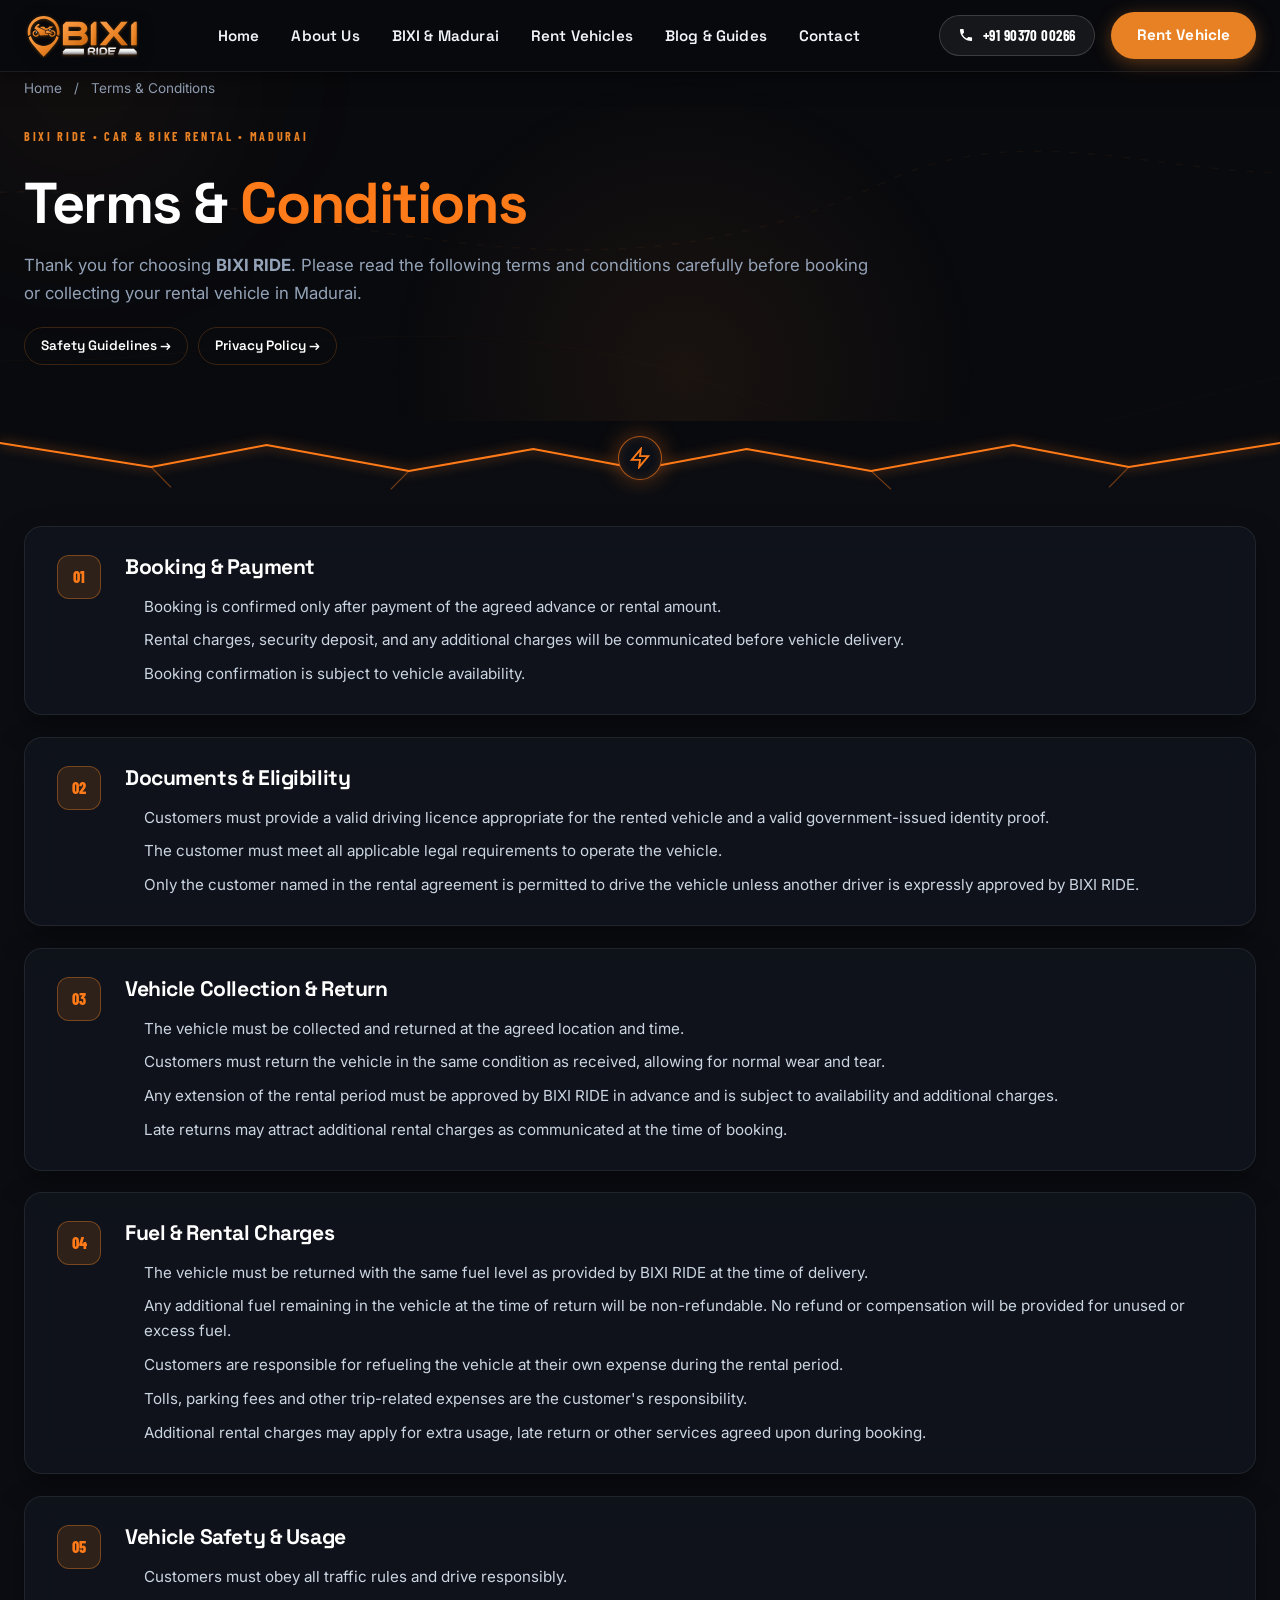
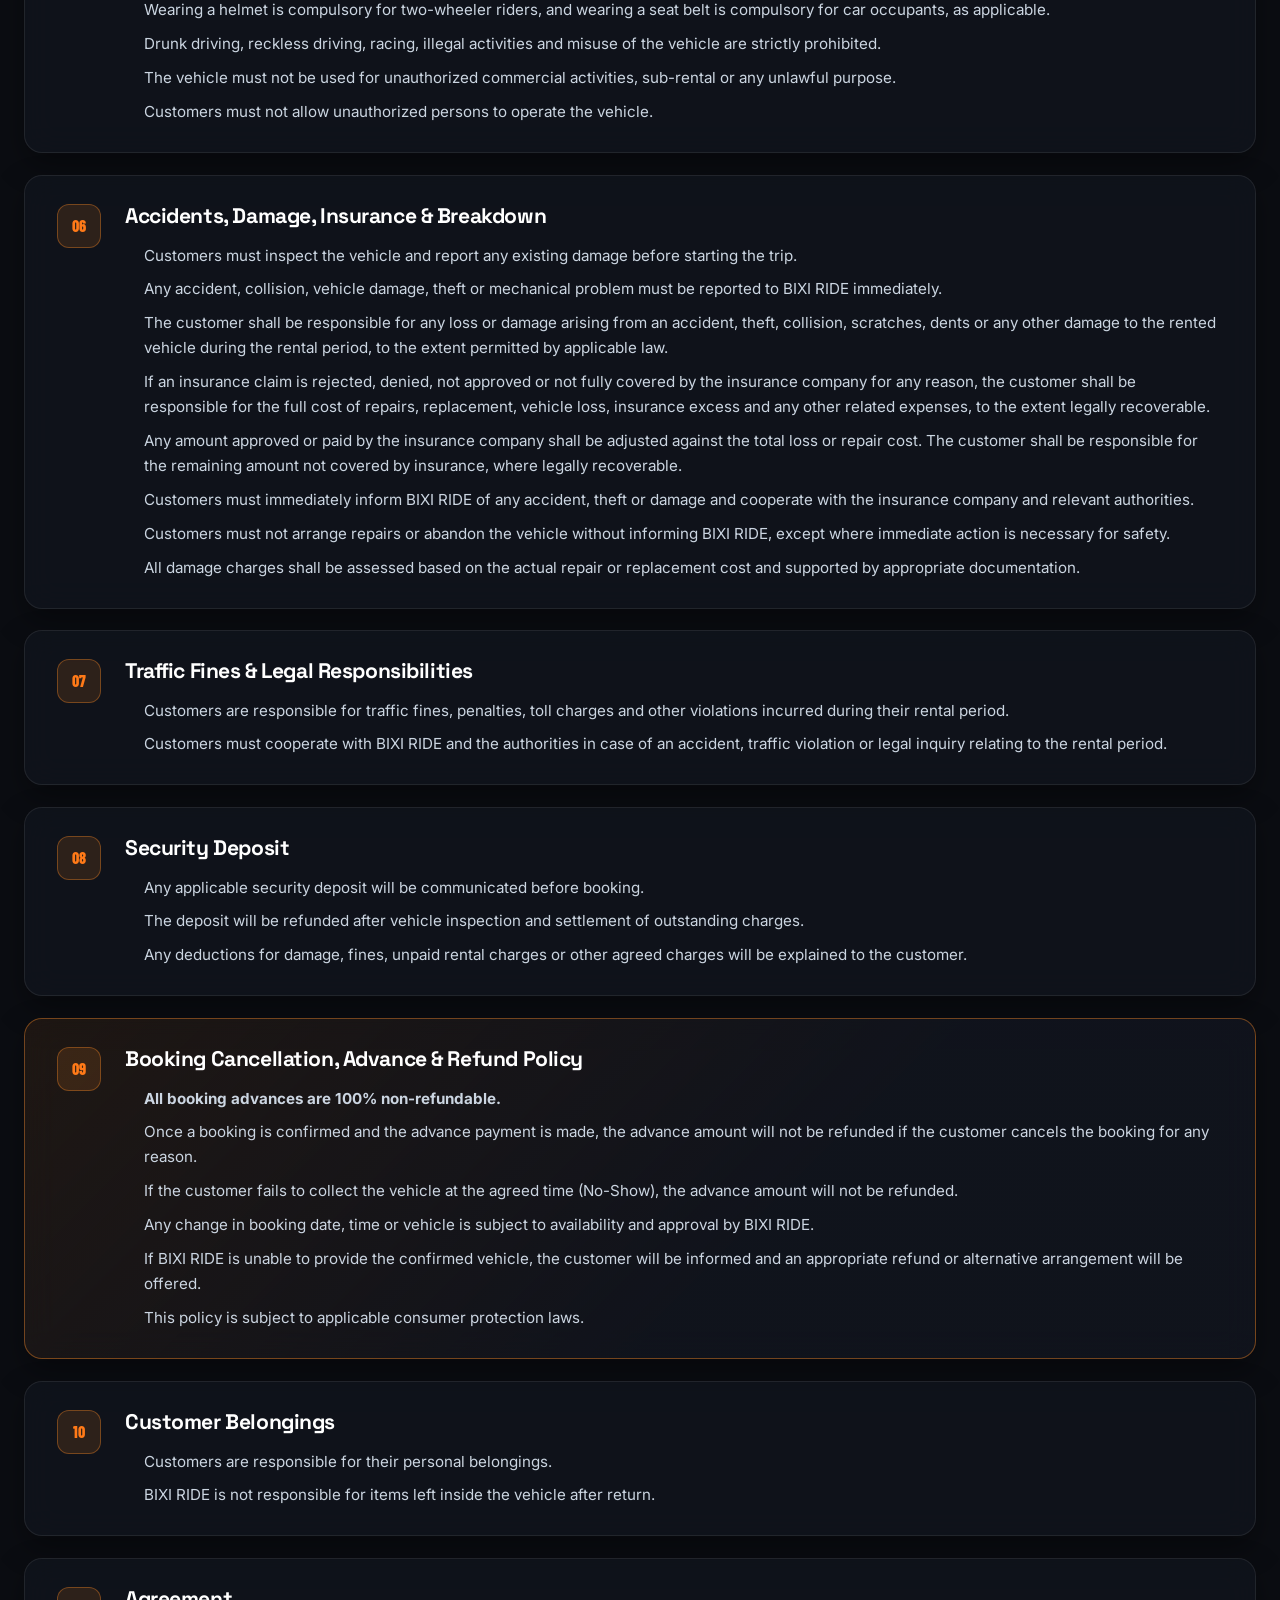
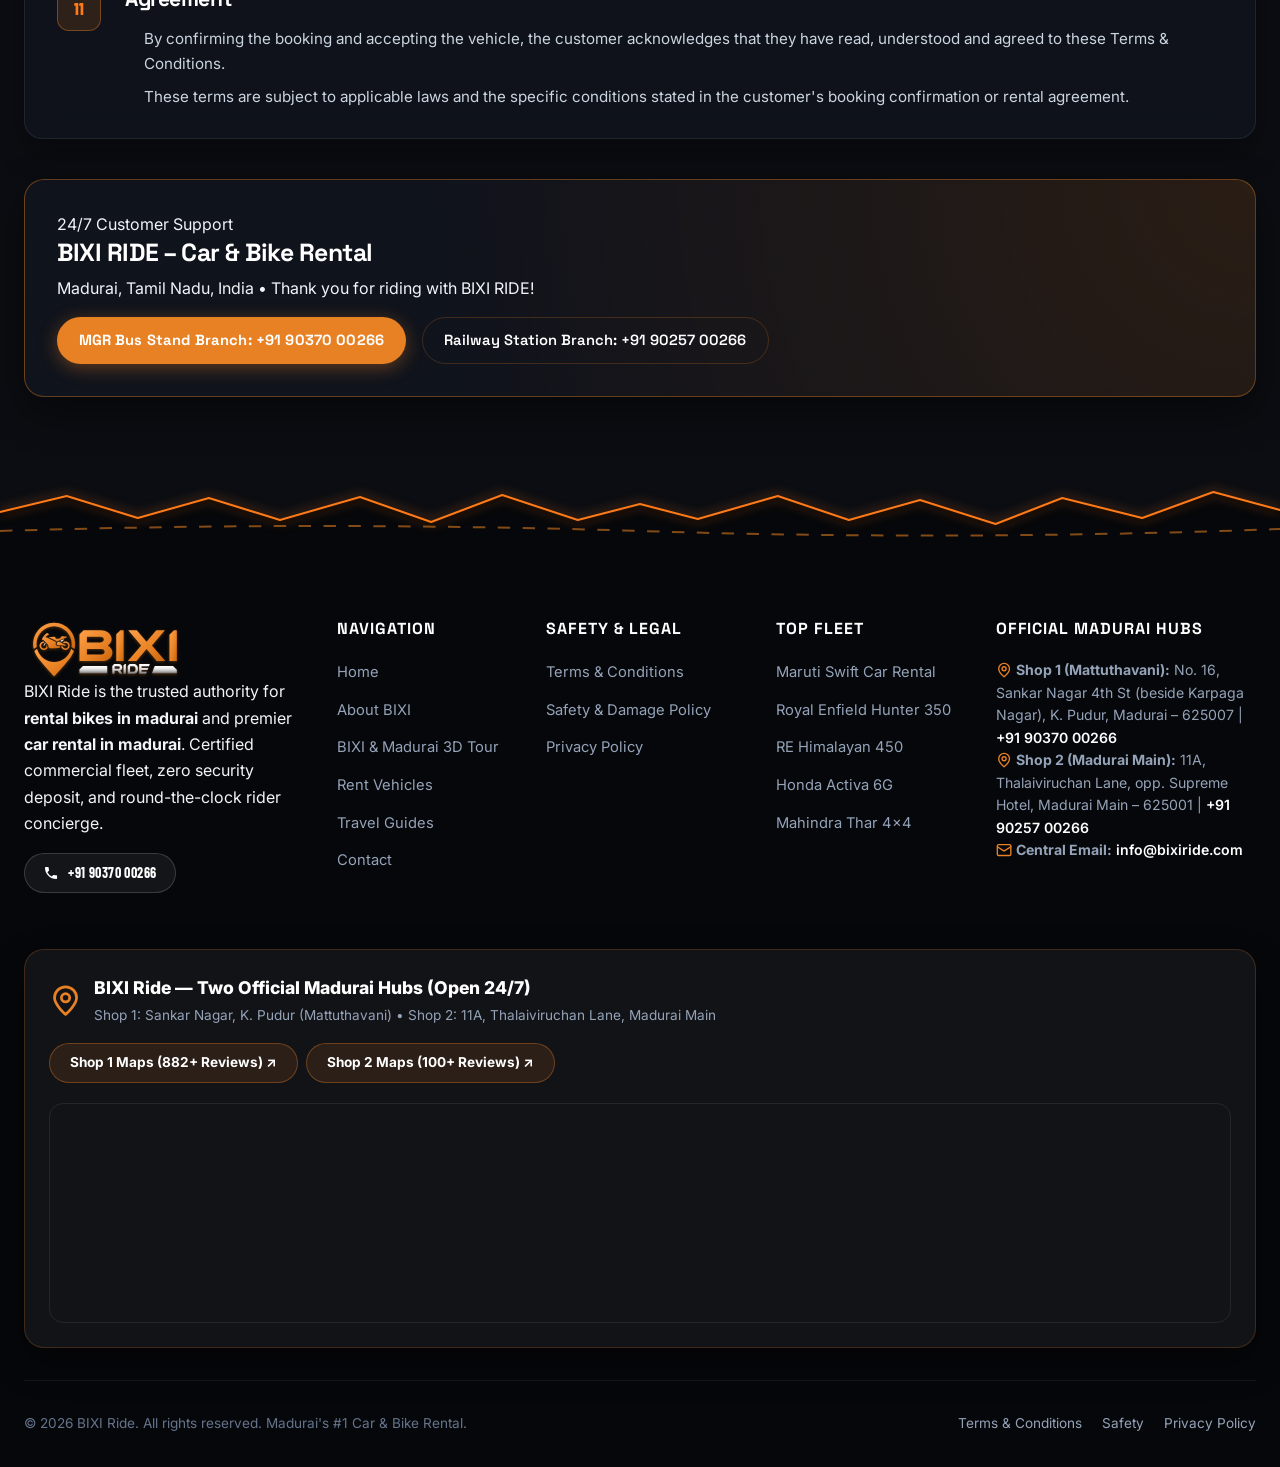
<file: terms-and-conditions.html>
<!DOCTYPE html>
<html lang="en">
<head>
  <meta charset="UTF-8">
  <meta name="viewport" content="width=device-width, initial-scale=1.0">
  <meta http-equiv="Cache-Control" content="no-cache, no-store, must-revalidate">
  <meta http-equiv="Pragma" content="no-cache">
  <meta http-equiv="Expires" content="0">

  <title>Terms &amp; Conditions | BIXI Ride Car &amp; Bike Rental Madurai</title>

  <!-- SEO Meta Tags -->
  <meta name="description" content="Read BIXI Ride Madurai Terms &amp; Conditions for car and bike rentals. Booking, documents, fuel, safety, damage liability, fines, and advance policy.">
  <meta name="keywords" content="bixi ride terms and conditions, bike rental madurai rules, car rental madurai policy, bixi ride refund policy, madurai vehicle rental agreement">
  <meta name="robots" content="index, follow, max-snippet:-1, max-image-preview:large, max-video-preview:-1">
  <link rel="canonical" href="https://bixiriderentalmadurai.in/terms-and-conditions/">
  <link rel="sitemap" type="application/xml" title="Sitemap" href="/sitemap.xml">
  <meta name="geo.region" content="IN-TN">
  <meta name="geo.placename" content="Madurai">
  <meta name="geo.position" content="9.9252;78.1198">
  <meta name="ICBM" content="9.9252, 78.1198">

  <!-- Open Graph -->
  <meta property="og:type" content="article">
  <meta property="og:url" content="https://bixiriderentalmadurai.in/terms-and-conditions/">
  <meta property="og:title" content="Terms &amp; Conditions | BIXI Ride Car &amp; Bike Rental Madurai">
  <meta property="og:description" content="Read BIXI Ride Madurai Terms &amp; Conditions for car and bike rentals. Booking, documents, fuel, safety, damage liability, fines, and advance policy.">
  <meta property="og:image" content="https://bixiriderentalmadurai.in/assets/images/logo.svg">
  <meta property="og:locale" content="en_IN">

  <!-- Transparent Favicon Suite -->
  <link rel="icon" type="image/svg+xml" href="assets/images/logo-icon.svg?v=2.1.8">
  <link rel="icon" type="image/png" sizes="48x48" href="favicon-48x48.png?v=2.1.8">
  <link rel="icon" type="image/png" sizes="32x32" href="favicon-32x32.png?v=2.1.8">
  <link rel="icon" type="image/png" sizes="16x16" href="favicon-16x16.png?v=2.1.8">
  <link rel="apple-touch-icon" sizes="180x180" href="apple-touch-icon.png?v=2.1.8">
  <link rel="shortcut icon" href="favicon.ico?v=2.1.8">

  <link rel="preconnect" href="https://fonts.googleapis.com">
  <link rel="preconnect" href="https://fonts.gstatic.com" crossorigin>
  <link href="https://fonts.googleapis.com/css2?family=Barlow+Condensed:wght@600;700;800&family=Inter:wght@400;500;600;700&family=Outfit:wght@400;500;600;700;800;900&family=Syne:wght@700;800&family=Space+Grotesk:wght@600;700&display=swap" rel="stylesheet">

  <!-- Stylesheets -->
  <link rel="stylesheet" href="assets/css/style.css?v=59.0">

  <!-- WebPage & Breadcrumb Schema -->
  <script type="application/ld+json">
  {
    "@context": "https://schema.org",
    "@type": "WebPage",
    "name": "Terms & Conditions - BIXI Ride Car & Bike Rental Madurai",
    "description": "Official rental terms and conditions for BIXI Ride Car & Bike Rental in Madurai, Tamil Nadu.",
    "publisher": {
      "@type": "Organization",
      "name": "BIXI Ride Madurai",
      "telephone": "+919037000266"
    },
    "breadcrumb": {
      "@type": "BreadcrumbList",
      "itemListElement": [
        {"@type": "ListItem", "position": 1, "name": "Home", "item": "https://bixiriderentalmadurai.in/"},
        {"@type": "ListItem", "position": 2, "name": "Terms & Conditions", "item": "https://bixiriderentalmadurai.in/terms-and-conditions/"}
      ]
    }
  }
  </script>
</head>
<body>
  <!-- Subtle Background Architectural & Topographic Art -->
  <div class="site-bg-art" aria-hidden="true">
    <div class="site-bg-ambient-1"></div>
    <div class="site-bg-ambient-2"></div>
    <svg viewBox="0 0 1440 900" fill="none" preserveAspectRatio="none" xmlns="http://www.w3.org/2000/svg">
      <path d="M-100 200 C300 150 600 350 1000 180 C1200 100 1400 220 1600 150" stroke="#E88124" stroke-width="1.5" stroke-dasharray="8 12"/>
      <path d="M-100 350 C200 400 500 250 900 420 C1200 500 1450 320 1600 380" stroke="#E88124" stroke-width="1" stroke-opacity="0.6"/>
      <path d="M-100 520 C350 480 700 600 1100 480 C1350 400 1500 550 1600 500" stroke="#E88124" stroke-width="1.2" stroke-dasharray="15 15" stroke-opacity="0.4"/>
      <path d="M-100 700 C400 750 800 620 1200 750 C1400 800 1550 700 1600 720" stroke="#E88124" stroke-width="1" stroke-opacity="0.5"/>
    </svg>
  </div>

  <!-- Header -->
  <header class="site-header">
    <div class="container">
      <nav class="navbar" aria-label="Main Navigation">
        <a href="index.html" class="nav-brand" aria-label="BIXI Ride Madurai Home">
          <img src="assets/images/logo.svg" alt="BIXI Ride Logo" class="nav-logo" width="160" height="60">
        </a>
        <ul class="nav-links">
          <li><a href="index.html" class="nav-link">Home</a></li>
          <li><a href="about.html" class="nav-link">About Us</a></li>
          <li><a href="bixi-and-madurai.html" class="nav-link">BIXI &amp; Madurai</a></li>
          <li><a href="bikes.html" class="nav-link">Rent Vehicles</a></li>
          <li><a href="blog.html" class="nav-link">Blog &amp; Guides</a></li>
          <li><a href="contact.html" class="nav-link">Contact</a></li>
        </ul>
        <div class="nav-actions">
          <a href="tel:+919037000266" class="btn-hotline" aria-label="Call BIXI Hotline">
            <svg viewBox="0 0 24 24" class="btn-hotline-icon" aria-hidden="true"><path d="M6.62 10.79a15.053 15.053 0 006.59 6.59l2.2-2.2a1 1 0 011.02-.24 11.72 11.72 0 003.68.59 1 1 0 011 1v3.5a1 1 0 01-1 1A17 17 0 013 4a1 1 0 011-1h3.5a1 1 0 011 1c0 1.25.2 2.45.59 3.68.09.31.02.66-.24 1.02l-2.23 2.09z"/></svg>
            <span class="hotline-number">+91 90370 00266</span>
          </a>
          <a href="bikes.html" class="btn-primary">Rent Vehicle</a>
          <button class="nav-toggle" aria-label="Toggle Menu">
            <span></span><span></span><span></span>
          </button>
        </div>
      </nav>
    </div>
  </header>

  <!-- Mobile Drawer Menu -->
  <div class="drawer-backdrop"></div>
  <aside class="mobile-nav-drawer" aria-label="Mobile Navigation">
    <div class="mobile-nav-top">
      <img src="assets/images/logo.svg" alt="BIXI Ride" width="140" style="margin-bottom: 2rem;">
      <ul class="mobile-nav-links">
        <li><a href="index.html" class="mobile-nav-link">Home <span class="mobile-nav-icon" aria-hidden="true"><svg viewBox="0 0 24 24" fill="none" stroke="currentColor" stroke-width="2" stroke-linecap="round" stroke-linejoin="round"><path d="M12 14l4-4"/><path d="M3.34 19a10 10 0 1 1 17.32 0"/><path d="M7 19h10"/></svg></span></a></li>
        <li><a href="about.html" class="mobile-nav-link">About Us <span class="mobile-nav-icon" aria-hidden="true"><svg viewBox="0 0 24 24" fill="none" stroke="currentColor" stroke-width="2" stroke-linecap="round" stroke-linejoin="round"><path d="M12 3a9 9 0 0 0-9 9v3a2 2 0 0 0 2 2h14a2 2 0 0 0 2-2v-3a9 9 0 0 0-9-9Z"/><path d="M12 9h8.5"/><path d="M7 17v2h10v-2"/></svg></span></a></li>
        <li><a href="bixi-and-madurai.html" class="mobile-nav-link">BIXI &amp; Madurai <span class="mobile-nav-icon" aria-hidden="true"><svg viewBox="0 0 24 24" fill="none" stroke="currentColor" stroke-width="2" stroke-linecap="round" stroke-linejoin="round"><circle cx="6" cy="19" r="3"/><path d="M9 19h8.5a3.5 3.5 0 0 0 0-7h-11a3.5 3.5 0 0 1 0-7H15"/><circle cx="18" cy="5" r="3"/></svg></span></a></li>
        <li><a href="bikes.html" class="mobile-nav-link">Rent Vehicles <span class="mobile-nav-icon" aria-hidden="true"><svg viewBox="0 0 24 24" fill="none" stroke="currentColor" stroke-width="2" stroke-linecap="round" stroke-linejoin="round"><circle cx="5.5" cy="17.5" r="3"/><circle cx="18.5" cy="17.5" r="3"/><path d="M8.5 17.5h6l-1.5-5h-3l-1.5 5zm6.5-5L17 7h2.5"/><path d="M10 12.5 8 8.5H5.5"/></svg></span></a></li>
        <li><a href="blog.html" class="mobile-nav-link">Blog &amp; Guides <span class="mobile-nav-icon" aria-hidden="true"><svg viewBox="0 0 24 24" fill="none" stroke="currentColor" stroke-width="2" stroke-linecap="round" stroke-linejoin="round"><circle cx="12" cy="12" r="10"/><polygon points="16.24 7.76 14.12 14.12 7.76 16.24 9.88 9.88 16.24 7.76"/></svg></span></a></li>
        <li><a href="contact.html" class="mobile-nav-link">Contact Us <span class="mobile-nav-icon" aria-hidden="true"><svg viewBox="0 0 24 24" fill="none" stroke="currentColor" stroke-width="2" stroke-linecap="round" stroke-linejoin="round"><path d="M21 2l-2 2m-7.61 7.61a5.5 5.5 0 1 1-7.778 7.778 5.5 5.5 0 0 1 7.777-7.777zm0 0L15.5 7.5m0 0l3 3L22 7l-3-3m-3.5 3.5L19 4"/></svg></span></a></li>
      </ul>
    </div>
    <div class="mobile-nav-footer">
      <a href="tel:+919037000266" class="btn-hotline mobile-drawer-call">
        <svg viewBox="0 0 24 24" class="btn-hotline-icon" aria-hidden="true"><path d="M6.62 10.79a15.053 15.053 0 006.59 6.59l2.2-2.2a1 1 0 011.02-.24 11.72 11.72 0 003.68.59 1 1 0 011 1v3.5a1 1 0 01-1 1A17 17 0 013 4a1 1 0 011-1h3.5a1 1 0 011 1c0 1.25.2 2.45.59 3.68.09.31.02.66-.24 1.02l-2.23 2.09z"/></svg>
        <span>+91 90370 00266</span>
      </a>
      <a href="bikes.html" class="btn-primary" style="width: 100%; margin-bottom: 0.8rem;">Explore Fleet</a>
      <a href="https://wa.me/919037000266" class="btn-secondary btn-whatsapp" style="width: 100%;">WhatsApp Booking</a>
    </div>
  </aside>

  <!-- Main Content -->
  <main>
    <section class="lux-about-hero" style="padding-bottom: 3rem;">
      <div class="lux-about-hero-mesh" aria-hidden="true"></div>
      <div class="container">
        <nav class="article-breadcrumbs" aria-label="Breadcrumb">
          <a href="index.html">Home</a> &nbsp;/&nbsp; <span>Terms &amp; Conditions</span>
        </nav>

        <div class="section-head" style="text-align: left; max-width: 860px; margin: 1.5rem 0 2rem;">
          <span class="lux-category-tag">BIXI RIDE &bull; CAR &amp; BIKE RENTAL &bull; MADURAI</span>
          <h1 class="lux-manifesto-h1" style="font-size: clamp(2.2rem, 4.5vw, 3.6rem);">
            Terms &amp; <span class="text-orange">Conditions</span>
          </h1>
          <p class="lux-manifesto-lead" style="margin-bottom: 1rem;">
            Thank you for choosing <strong>BIXI RIDE</strong>. Please read the following terms and conditions carefully before booking or collecting your rental vehicle in Madurai.
          </p>
          <div style="display: flex; flex-wrap: wrap; gap: 0.6rem; margin-top: 1.25rem;">
            <a href="safety.html" class="btn-secondary" style="font-size: 0.85rem; padding: 0.45rem 1rem;">Safety Guidelines &rarr;</a>
            <a href="privacy-policy.html" class="btn-secondary" style="font-size: 0.85rem; padding: 0.45rem 1rem;">Privacy Policy &rarr;</a>
          </div>
        </div>
      </div>
    </section>

    <!-- Motorsport Double Rift & Lightning Seam Divider -->
    <div class="bixi-section-divider bixi-div-rift" style="--div-top: #090A0E; --div-bottom: #0B0D12;" aria-hidden="true">
      <svg class="bixi-div-svg" viewBox="0 0 1440 74" preserveAspectRatio="none">
        <path class="bixi-div-top-fill" d="M0,0 L1440,0 L1440,22 L1270,46 L1140,24 L980,50 L840,28 L720,48 L600,28 L460,50 L300,24 L170,46 L0,22 Z"/>
        <path class="bixi-div-crack-glow" d="M0,22 L170,46 L300,24 L460,50 L600,28 L720,48 L840,28 L980,50 L1140,24 L1270,46 L1440,22"/>
        <path class="bixi-div-crack-sub" d="M170,46 L192,66 M460,50 L440,68 M980,50 L1002,68 M1270,46 L1248,66"/>
      </svg>
      <div class="bixi-div-emblem">
        <svg viewBox="0 0 24 24" stroke-width="2"><polygon points="13 2 3 14 12 14 11 22 21 10 12 10 13 2"/></svg>
      </div>
    </div>

    <section class="section" style="padding-top: 2rem; background: #0B0D12;">
      <div class="container" style="max-width: 960px;">
        <div class="bixi-legal-grid">

          <!-- 1 -->
          <article class="bixi-legal-card">
            <div class="bixi-legal-num">01</div>
            <div class="bixi-legal-body">
              <h2>Booking &amp; Payment</h2>
              <ul>
                <li>Booking is confirmed only after payment of the agreed advance or rental amount.</li>
                <li>Rental charges, security deposit, and any additional charges will be communicated before vehicle delivery.</li>
                <li>Booking confirmation is subject to vehicle availability.</li>
              </ul>
            </div>
          </article>

          <!-- 2 -->
          <article class="bixi-legal-card">
            <div class="bixi-legal-num">02</div>
            <div class="bixi-legal-body">
              <h2>Documents &amp; Eligibility</h2>
              <ul>
                <li>Customers must provide a valid driving licence appropriate for the rented vehicle and a valid government-issued identity proof.</li>
                <li>The customer must meet all applicable legal requirements to operate the vehicle.</li>
                <li>Only the customer named in the rental agreement is permitted to drive the vehicle unless another driver is expressly approved by BIXI RIDE.</li>
              </ul>
            </div>
          </article>

          <!-- 3 -->
          <article class="bixi-legal-card">
            <div class="bixi-legal-num">03</div>
            <div class="bixi-legal-body">
              <h2>Vehicle Collection &amp; Return</h2>
              <ul>
                <li>The vehicle must be collected and returned at the agreed location and time.</li>
                <li>Customers must return the vehicle in the same condition as received, allowing for normal wear and tear.</li>
                <li>Any extension of the rental period must be approved by BIXI RIDE in advance and is subject to availability and additional charges.</li>
                <li>Late returns may attract additional rental charges as communicated at the time of booking.</li>
              </ul>
            </div>
          </article>

          <!-- 4 -->
          <article class="bixi-legal-card">
            <div class="bixi-legal-num">04</div>
            <div class="bixi-legal-body">
              <h2>Fuel &amp; Rental Charges</h2>
              <ul>
                <li>The vehicle must be returned with the same fuel level as provided by BIXI RIDE at the time of delivery.</li>
                <li>Any additional fuel remaining in the vehicle at the time of return will be non-refundable. No refund or compensation will be provided for unused or excess fuel.</li>
                <li>Customers are responsible for refueling the vehicle at their own expense during the rental period.</li>
                <li>Tolls, parking fees and other trip-related expenses are the customer's responsibility.</li>
                <li>Additional rental charges may apply for extra usage, late return or other services agreed upon during booking.</li>
              </ul>
            </div>
          </article>

          <!-- 5 -->
          <article class="bixi-legal-card">
            <div class="bixi-legal-num">05</div>
            <div class="bixi-legal-body">
              <h2>Vehicle Safety &amp; Usage</h2>
              <ul>
                <li>Customers must obey all traffic rules and drive responsibly.</li>
                <li>Wearing a helmet is compulsory for two-wheeler riders, and wearing a seat belt is compulsory for car occupants, as applicable.</li>
                <li>Drunk driving, reckless driving, racing, illegal activities and misuse of the vehicle are strictly prohibited.</li>
                <li>The vehicle must not be used for unauthorized commercial activities, sub-rental or any unlawful purpose.</li>
                <li>Customers must not allow unauthorized persons to operate the vehicle.</li>
              </ul>
            </div>
          </article>

          <!-- 6 -->
          <article class="bixi-legal-card">
            <div class="bixi-legal-num">06</div>
            <div class="bixi-legal-body">
              <h2>Accidents, Damage, Insurance &amp; Breakdown</h2>
              <ul>
                <li>Customers must inspect the vehicle and report any existing damage before starting the trip.</li>
                <li>Any accident, collision, vehicle damage, theft or mechanical problem must be reported to BIXI RIDE immediately.</li>
                <li>The customer shall be responsible for any loss or damage arising from an accident, theft, collision, scratches, dents or any other damage to the rented vehicle during the rental period, to the extent permitted by applicable law.</li>
                <li>If an insurance claim is rejected, denied, not approved or not fully covered by the insurance company for any reason, the customer shall be responsible for the full cost of repairs, replacement, vehicle loss, insurance excess and any other related expenses, to the extent legally recoverable.</li>
                <li>Any amount approved or paid by the insurance company shall be adjusted against the total loss or repair cost. The customer shall be responsible for the remaining amount not covered by insurance, where legally recoverable.</li>
                <li>Customers must immediately inform BIXI RIDE of any accident, theft or damage and cooperate with the insurance company and relevant authorities.</li>
                <li>Customers must not arrange repairs or abandon the vehicle without informing BIXI RIDE, except where immediate action is necessary for safety.</li>
                <li>All damage charges shall be assessed based on the actual repair or replacement cost and supported by appropriate documentation.</li>
              </ul>
            </div>
          </article>

          <!-- 7 -->
          <article class="bixi-legal-card">
            <div class="bixi-legal-num">07</div>
            <div class="bixi-legal-body">
              <h2>Traffic Fines &amp; Legal Responsibilities</h2>
              <ul>
                <li>Customers are responsible for traffic fines, penalties, toll charges and other violations incurred during their rental period.</li>
                <li>Customers must cooperate with BIXI RIDE and the authorities in case of an accident, traffic violation or legal inquiry relating to the rental period.</li>
              </ul>
            </div>
          </article>

          <!-- 8 -->
          <article class="bixi-legal-card">
            <div class="bixi-legal-num">08</div>
            <div class="bixi-legal-body">
              <h2>Security Deposit</h2>
              <ul>
                <li>Any applicable security deposit will be communicated before booking.</li>
                <li>The deposit will be refunded after vehicle inspection and settlement of outstanding charges.</li>
                <li>Any deductions for damage, fines, unpaid rental charges or other agreed charges will be explained to the customer.</li>
              </ul>
            </div>
          </article>

          <!-- 9 -->
          <article class="bixi-legal-card bixi-legal-highlight">
            <div class="bixi-legal-num">09</div>
            <div class="bixi-legal-body">
              <h2>Booking Cancellation, Advance &amp; Refund Policy</h2>
              <ul>
                <li><strong>All booking advances are 100% non-refundable.</strong></li>
                <li>Once a booking is confirmed and the advance payment is made, the advance amount will not be refunded if the customer cancels the booking for any reason.</li>
                <li>If the customer fails to collect the vehicle at the agreed time (No-Show), the advance amount will not be refunded.</li>
                <li>Any change in booking date, time or vehicle is subject to availability and approval by BIXI RIDE.</li>
                <li>If BIXI RIDE is unable to provide the confirmed vehicle, the customer will be informed and an appropriate refund or alternative arrangement will be offered.</li>
                <li>This policy is subject to applicable consumer protection laws.</li>
              </ul>
            </div>
          </article>

          <!-- 10 -->
          <article class="bixi-legal-card">
            <div class="bixi-legal-num">10</div>
            <div class="bixi-legal-body">
              <h2>Customer Belongings</h2>
              <ul>
                <li>Customers are responsible for their personal belongings.</li>
                <li>BIXI RIDE is not responsible for items left inside the vehicle after return.</li>
              </ul>
            </div>
          </article>

          <!-- 11 -->
          <article class="bixi-legal-card">
            <div class="bixi-legal-num">11</div>
            <div class="bixi-legal-body">
              <h2>Agreement</h2>
              <ul>
                <li>By confirming the booking and accepting the vehicle, the customer acknowledges that they have read, understood and agreed to these Terms &amp; Conditions.</li>
                <li>These terms are subject to applicable laws and the specific conditions stated in the customer's booking confirmation or rental agreement.</li>
              </ul>
            </div>
          </article>

        </div>

        <!-- Support Card -->
        <div class="bixi-legal-support-card">
          <div>
            <span class="badge" style="margin-bottom: 0.75rem;">24/7 Customer Support</span>
            <h3>BIXI RIDE &ndash; Car &amp; Bike Rental</h3>
            <p style="color: var(--color-gray-light); margin-bottom: 1rem;">
              Madurai, Tamil Nadu, India &bull; Thank you for riding with BIXI RIDE!
            </p>
            <div style="display: flex; flex-wrap: wrap; gap: 1rem;">
              <a href="tel:+919037000266" class="btn-primary" style="font-size: 0.92rem; padding: 0.65rem 1.35rem;">
                MGR Bus Stand Branch: +91 90370 00266
              </a>
              <a href="tel:+919025700266" class="btn-secondary" style="font-size: 0.92rem; padding: 0.65rem 1.35rem;">
                Railway Station Branch: +91 90257 00266
              </a>
            </div>
          </div>
        </div>
      </div>
    </section>
  </main>

    <!-- Cracked Highway Striping & Torn Paper Divider -->
    <div class="bixi-section-divider bixi-div-highway" style="--div-top: #0B0D12; --div-bottom: #06070A;" aria-hidden="true">
      <svg class="bixi-div-svg" viewBox="0 0 1440 74" preserveAspectRatio="none">
        <path class="bixi-div-tear-shadow" d="M0,0 L1440,0 L1440,40 L1365,22 L1285,48 L1195,28 L1120,54 L1035,30 L955,50 L875,26 L785,49 L720,34 L650,50 L565,25 L485,52 L405,27 L315,50 L235,28 L155,48 L75,26 L0,42 Z"/>
        <path class="bixi-div-top-fill" d="M0,0 L1440,0 L1440,35 L1365,17 L1285,43 L1195,23 L1120,49 L1035,25 L955,45 L875,21 L785,44 L720,29 L650,45 L565,20 L485,47 L405,22 L315,45 L235,23 L155,43 L75,21 L0,37 Z"/>
        <path class="bixi-div-dash-line" d="M0,56 Q360,46 720,56 T1440,54"/>
        <path class="bixi-div-crack-glow" d="M0,37 L75,21 L155,43 L235,23 L315,45 L405,22 L485,47 L565,20 L650,45 L720,29 L785,44 L875,21 L955,45 L1035,25 L1120,49 L1195,23 L1285,43 L1365,17 L1440,35"/>
      </svg>
    </div>

  <!-- Footer -->
  <footer class="site-footer">
    <div class="container">
      <div class="footer-top-grid">
        <div class="footer-brand">
          <img src="assets/images/logo.svg" alt="BIXI Ride - Best Bike Rental in Madurai" width="160" height="58">
          <p>
            BIXI Ride is the trusted authority for <strong>rental bikes in madurai</strong> and premier <strong>car rental in madurai</strong>. Certified commercial fleet, zero security deposit, and round-the-clock rider concierge.
          </p>
          <div style="display: flex; gap: 0.75rem; flex-wrap: wrap; margin-top: 1rem;">
            <a href="tel:+919037000266" class="btn-hotline" style="font-size: 0.88rem;">
              <svg viewBox="0 0 24 24"><path d="M6.62 10.79a15.053 15.053 0 006.59 6.59l2.2-2.2a1 1 0 011.02-.24 11.72 11.72 0 003.68.59 1 1 0 011 1v3.5a1 1 0 01-1 1A17 17 0 013 4a1 1 0 011-1h3.5a1 1 0 011 1c0 1.25.2 2.45.59 3.68.09.31.02.66-.24 1.02l-2.23 2.09z"/></svg>
              +91 90370 00266
            </a>
          </div>
        </div>

        <div>
          <h4 class="footer-title">Navigation</h4>
          <ul class="footer-links">
            <li><a href="index.html" class="footer-link">Home</a></li>
            <li><a href="about.html" class="footer-link">About BIXI</a></li>
            <li><a href="bixi-and-madurai.html" class="footer-link">BIXI &amp; Madurai 3D Tour</a></li>
            <li><a href="bikes.html" class="footer-link">Rent Vehicles</a></li>
            <li><a href="blog.html" class="footer-link">Travel Guides</a></li>
            <li><a href="contact.html" class="footer-link">Contact</a></li>
          </ul>
        </div>

        <div>
          <h4 class="footer-title">Safety &amp; Legal</h4>
          <ul class="footer-links">
            <li><a href="terms-and-conditions.html" class="footer-link">Terms &amp; Conditions</a></li>
            <li><a href="safety.html" class="footer-link">Safety &amp; Damage Policy</a></li>
            <li><a href="privacy-policy.html" class="footer-link">Privacy Policy</a></li>
          </ul>
        </div>

        <div>
          <h4 class="footer-title">Top Fleet</h4>
          <ul class="footer-links">
            <li><a href="bikes.html" class="footer-link">Maruti Swift Car Rental</a></li>
            <li><a href="bikes.html" class="footer-link">Royal Enfield Hunter 350</a></li>
            <li><a href="bikes.html" class="footer-link">RE Himalayan 450</a></li>
            <li><a href="bikes.html" class="footer-link">Honda Activa 6G</a></li>
            <li><a href="bikes.html" class="footer-link">Mahindra Thar 4&times;4</a></li>
          </ul>
        </div>

        <div>
          <h4 class="footer-title">Official Madurai Hubs</h4>
          <p style="font-size: 0.88rem; color: var(--color-muted); line-height: 1.6;">
            <span class="bixi-badge-icon orange"><svg viewBox="0 0 24 24" fill="none" stroke="currentColor" stroke-width="2"><path d="M12 2a8 8 0 0 0-8 8c0 5.25 8 12 8 12s8-6.75 8-12a8 8 0 0 0-8-8z"/><circle cx="12" cy="10" r="3"/></svg></span> <strong>Shop 1 (Mattuthavani):</strong> No. 16, Sankar Nagar 4th St (beside Karpaga Nagar), K. Pudur, Madurai &ndash; 625007 | <a href="tel:+919037000266" class="footer-tel-link">+91 90370 00266</a><br>
            <span class="bixi-badge-icon orange"><svg viewBox="0 0 24 24" fill="none" stroke="currentColor" stroke-width="2"><path d="M12 2a8 8 0 0 0-8 8c0 5.25 8 12 8 12s8-6.75 8-12a8 8 0 0 0-8-8z"/><circle cx="12" cy="10" r="3"/></svg></span> <strong>Shop 2 (Madurai Main):</strong> 11A, Thalaiviruchan Lane, opp. Supreme Hotel, Madurai Main &ndash; 625001 | <a href="tel:+919025700266" class="footer-tel-link">+91 90257 00266</a><br>
            <span class="bixi-badge-icon orange"><svg viewBox="0 0 24 24" fill="none" stroke="currentColor" stroke-width="2"><rect x="2" y="4" width="20" height="16" rx="2"/><path d="m22 7-8.97 5.7a1.94 1.94 0 0 1-2.06 0L2 7"/></svg></span> <strong>Central Email:</strong> <a href="mailto:info@bixiride.com" class="footer-mail-link">info@bixiride.com</a>
          </p>
        </div>
      </div>

      <!-- Embedded Google Map & Directions Card in Footer -->
      <div class="footer-map-card">
        <div class="footer-map-header">
          <div class="footer-map-header-left">
            <span class="footer-map-icon"><span class="bixi-badge-icon orange"><svg viewBox="0 0 24 24" fill="none" stroke="currentColor" stroke-width="2"><path d="M12 2a8 8 0 0 0-8 8c0 5.25 8 12 8 12s8-6.75 8-12a8 8 0 0 0-8-8z"/><circle cx="12" cy="10" r="3"/></svg></span></span>
            <div>
              <div class="footer-map-title">BIXI Ride &mdash; Two Official Madurai Hubs (Open 24/7)</div>
              <div class="footer-map-desc">Shop 1: Sankar Nagar, K. Pudur (Mattuthavani) &bull; Shop 2: 11A, Thalaiviruchan Lane, Madurai Main</div>
            </div>
          </div>
          <div style="display: flex; gap: 0.5rem; flex-wrap: wrap;">
            <a href="https://share.google/HIhNL3azR9SGpXfqi" target="_blank" rel="noopener noreferrer" class="footer-map-btn">
              Shop 1 Maps (882+ Reviews) &#8599;
            </a>
            <a href="https://share.google/FS7cn6SUZmiDEZox5" target="_blank" rel="noopener noreferrer" class="footer-map-btn">
              Shop 2 Maps (100+ Reviews) &#8599;
            </a>
          </div>
        </div>
        <div class="footer-map-frame-box">
          <iframe src="https://www.google.com/maps/embed?pb=!1m18!1m12!1m3!1d3929.8674621368555!2d78.1490831!3d9.944983899999999!2m3!1f0!2f0!3f0!3m2!1i1024!2i768!4f13.1!3m3!1m2!1s0x3b00c5112a0e51b3%3A0xc6dce400f2b6221d!2sBixi%20Ride%20-%20Bike%20%26%20Car%20Rental%20Madurai!5e0!3m2!1sen!2sin!4v1794765259662!5m2!1sen!2sin" width="100%" height="220" style="border:0;" allowfullscreen="" loading="lazy" referrerpolicy="no-referrer-when-downgrade" title="BIXI Ride Madurai Mattuthavani Flagship Hub Location"></iframe>
        </div>
      </div>

      <div class="footer-bottom">
        <div>&copy; 2026 BIXI Ride. All rights reserved. Madurai's #1 Car &amp; Bike Rental.</div>
        <div style="display: flex; gap: 1.25rem; align-items: center; flex-wrap: wrap;">
          <a href="terms-and-conditions.html" class="footer-link" style="color: #94a3b8; font-size: 0.85rem;">Terms &amp; Conditions</a>
          <a href="safety.html" class="footer-link" style="color: #94a3b8; font-size: 0.85rem;">Safety</a>
          <a href="privacy-policy.html" class="footer-link" style="color: #94a3b8; font-size: 0.85rem;">Privacy Policy</a>
        </div>
      </div>
    </div>
  </footer>

  <!-- Mobile Floating Quick Call / Rent Bar -->
  <div class="mobile-floating-bar">
    <div class="mobile-floating-inner">
      <a href="tel:+919037000266" class="btn-secondary" style="font-size: 0.9rem; padding: 0.6rem;"><span class="bixi-badge-icon orange"><svg viewBox="0 0 24 24" fill="none" stroke="currentColor" stroke-width="2"><path d="M22 16.92v3a2 2 0 0 1-2.18 2 19.79 19.79 0 0 1-8.63-3.07 19.5 19.5 0 0 1-6-6 19.79 19.79 0 0 1-3.07-8.67A2 2 0 0 1 4.11 2h3a2 2 0 0 1 2 1.72 12.84 12.84 0 0 0 .7 2.81 2 2 0 0 1-.45 2.11L8.09 9.91a16 16 0 0 0 6 6l1.27-1.27a2 2 0 0 1 2.11-.45 12.84 12.84 0 0 0 2.81.7A2 2 0 0 1 22 16.92z"/></svg></span> Call Now</a>
      <a href="bikes.html" class="btn-primary" style="font-size: 0.9rem; padding: 0.6rem;"><span class="bixi-badge-icon orange"><svg viewBox="0 0 24 24" fill="none" stroke="currentColor" stroke-width="2"><polygon points="13 2 3 14 12 14 11 22 21 10 12 10 13 2"/></svg></span> Rent Vehicle</a>
    </div>
  </div>

  <script src="assets/js/react-bits-animations.js?v=46.0"></script>
  <script src="assets/js/main.js?v=59.0"></script>
</body>
</html>
</file>
<file: assets/css/style.css>
/* ==========================================================================
   BIXI RIDE - MASTER STYLESHEET
   Authentic Brand Identity (Exact Match to Master Logo Design):
   - Pitch Carbon Black: #0D0D0F
   - Rich Obsidian Surface: #16161A
   - Card Background: #1C1C22
   - BIXI Racing Orange: #E88124 (Logo Exact: 0.91, 0.51, 0.14)
   - Racing Orange Bright: #FF851B
   - Polished Chrome / Titanium Silver: #E2E8F0
   - Pure White: #FFFFFF
   Fonts:
   - Space Grotesk (Headings)
   - Inter (Body & UI)
   - Barlow Condensed (Badges, Pricing, Telemetry)
   - Sora (Alternative Headings / Accents)
   ========================================================================== */

@import url('https://fonts.googleapis.com/css2?family=Barlow+Condensed:wght@600;700;800&family=Inter:wght@400;500;600;700&family=Outfit:wght@400;500;600;700;800;900&family=Syne:wght@700;800&family=Space+Grotesk:wght@600;700&display=swap');

:root {
  /* Core Color Palette: #0D0D0F | #E88124 | #E2E8F0 | #FFFFFF */
  --color-bg: #0D0D0F;
  --color-bg-dark: #070708;
  --color-bg-card: #16161A;
  --color-bg-card-glass: rgba(22, 22, 26, 0.88);
  --color-bg-surface: #202026;
  
  /* BIXI Signature Racing Orange (Exact Logo Match) */
  --color-orange: #E88124;
  --color-orange-hover: #FF933B;
  --color-orange-glow: rgba(232, 129, 36, 0.42);
  --color-orange-soft: rgba(232, 129, 36, 0.12);

  /* Primary Brand Aliases */
  --color-accent: var(--color-orange);
  --color-accent-hover: var(--color-orange-hover);
  --color-accent-glow: var(--color-orange-glow);
  --color-accent-soft: var(--color-orange-soft);

  --color-teal: var(--color-orange);
  --color-teal-hover: var(--color-orange-hover);
  --color-teal-glow: var(--color-orange-glow);
  --color-teal-soft: var(--color-orange-soft);
  --color-yellow: var(--color-orange);
  --color-yellow-hover: var(--color-orange-hover);
  --color-yellow-glow: var(--color-orange-glow);
  --color-yellow-soft: var(--color-orange-soft);
  --color-lime: var(--color-orange);
  --color-lime-hover: var(--color-orange-hover);
  --color-lime-glow: var(--color-orange-glow);
  --color-lime-soft: var(--color-orange-soft);
  --color-forest: var(--color-bg);
  --color-forest-surface: var(--color-bg-card);
  
  --color-gray-light: #F1F5F9;
  --color-silver: #CBD5E1;
  --color-white: #FFFFFF;
  --color-muted: #94A3B8;
  --color-muted-dark: #64748B;
  
  --color-border: rgba(232, 129, 36, 0.22);
  --color-border-subtle: rgba(255, 255, 255, 0.08);
  --color-border-hover: rgba(232, 129, 36, 0.55);

  /* Typography */
  --font-heading: 'Space Grotesk', -apple-system, BlinkMacSystemFont, sans-serif;
  --font-body: 'Inter', -apple-system, BlinkMacSystemFont, sans-serif;
  --font-tech: 'Barlow Condensed', sans-serif;
  --font-sora: 'Sora', sans-serif;

  /* Dimensions & Radius */
  --header-height: 72px;
  --radius-sm: 8px;
  --radius-md: 14px;
  --radius-lg: 20px;
  --radius-full: 9999px;

  /* Shadows */
  --shadow-sm: 0 4px 14px rgba(0, 0, 0, 0.5);
  --shadow-md: 0 10px 30px rgba(0, 0, 0, 0.65);
  --shadow-lg: 0 20px 50px rgba(0, 0, 0, 0.8);
  --shadow-orange: 0 0 28px rgba(232, 129, 36, 0.38);
  --shadow-teal: var(--shadow-orange);
  --shadow-yellow: var(--shadow-orange);
  --shadow-lime: var(--shadow-orange);

  /* Transitions */
  --transition-fast: 0.18s cubic-bezier(0.16, 1, 0.3, 1);
  --transition-smooth: 0.3s cubic-bezier(0.16, 1, 0.3, 1);
  --transition-bounce: 0.45s cubic-bezier(0.34, 1.56, 0.64, 1);
}

/* Custom Vector Badges & Drawn Icons (100% Emoji-Free) */
.bixi-badge-icon {
  display: inline-flex;
  align-items: center;
  justify-content: center;
  width: 1.15em;
  height: 1.15em;
  vertical-align: -0.18em;
  flex-shrink: 0;
}
.bixi-badge-icon svg {
  width: 100%;
  height: 100%;
  stroke-linecap: round;
  stroke-linejoin: round;
}
.bixi-badge-icon.orange {
  color: var(--color-orange);
}
.btn-primary .bixi-badge-icon,
.btn-primary .bixi-badge-icon.orange {
  color: #FFFFFF;
}
.bixi-badge-icon.white {
  color: #FFFFFF;
}
.bixi-badge-pill {
  display: inline-flex;
  align-items: center;
  gap: 0.45rem;
  padding: 0.25rem 0.65rem;
  border-radius: var(--radius-full);
  background: rgba(255, 122, 24, 0.12);
  border: 1px solid rgba(255, 122, 24, 0.28);
  color: #FFFFFF;
  font-size: 0.78rem;
  font-weight: 600;
}

/* Base Reset */
*, *::before, *::after {
  box-sizing: border-box;
  margin: 0;
  padding: 0;
}

html {
  font-size: 16px;
  scroll-behavior: smooth;
  scroll-padding-top: var(--header-height);
  background-color: var(--color-bg);
  color: var(--color-gray-light);
  font-family: var(--font-body);
  -webkit-font-smoothing: antialiased;
  -moz-osx-font-smoothing: grayscale;
  overflow-x: clip !important;
  width: 100% !important;
  max-width: 100% !important;
  overflow-x: clip !important;
  position: relative;
}

body {
  min-height: 100vh;
  line-height: 1.6;
  background-color: #090A0E !important;
  color: #F1F5F9;
  overflow-x: clip !important;
  width: 100% !important;
  max-width: 100% !important;
  position: relative;
  padding-top: var(--header-height, 72px) !important;
  margin: 0 !important;
  -webkit-overflow-scrolling: touch;
}

/* Typography */
h1, h2, h3, h4, h5, h6 {
  font-family: var(--font-heading);
  color: var(--color-white);
  font-weight: 700;
  line-height: 1.18;
  letter-spacing: -0.02em;
}

h1 {
  font-size: clamp(2.1rem, 4.2vw, 3.6rem);
  font-weight: 800;
  letter-spacing: -0.03em;
}

h2 {
  font-size: clamp(1.8rem, 3.2vw, 2.6rem);
}

h3 {
  font-size: clamp(1.25rem, 2vw, 1.6rem);
}

p {
  color: var(--color-gray-light);
  font-size: 1rem;
  line-height: 1.65;
}

a {
  color: inherit;
  text-decoration: none;
  transition: color var(--transition-fast);
}

img, svg {
  display: block;
  max-width: 100%;
}

ul, ol {
  list-style: none;
}

::selection {
  background: var(--color-yellow);
  color: var(--color-bg-dark);
}

/* Containers & Sections */
.container {
  width: 100%;
  max-width: 1280px;
  margin: 0 auto;
  padding: 0 1.5rem;
  position: relative;
  z-index: 1;
}

.section {
  padding: 5rem 0;
  position: relative;
  z-index: 1;
}

.section-head {
  text-align: center;
  max-width: 780px;
  margin: 0 auto 3.5rem;
}

.section-head .badge {
  display: inline-flex;
  align-items: center;
  gap: 0.5rem;
  padding: 0.35rem 1.1rem;
  border-radius: var(--radius-full);
  background: var(--color-yellow-soft);
  border: 1px solid var(--color-border);
  color: var(--color-yellow);
  font-family: var(--font-tech);
  font-size: 0.9rem;
  font-weight: 700;
  letter-spacing: 0.08em;
  text-transform: uppercase;
  margin-bottom: 1rem;
}

.section-head h2 {
  margin-bottom: 1rem;
}

.section-head p {
  font-size: 1.05rem;
  color: var(--color-muted);
}

.text-orange, .text-brand, .text-teal, .text-yellow, .text-lime {
  color: var(--color-teal) !important;
}

.text-white {
  color: var(--color-white) !important;
}

/* ==========================================================================
   ROCK-SOLID UNIFIED NAVBAR (Identical on EVERY Page)
   ========================================================================== */
.site-header {
  position: fixed !important;
  top: 0 !important;
  left: 0 !important;
  right: 0 !important;
  height: var(--header-height, 72px) !important;
  z-index: 1006 !important;
  background: rgba(9, 10, 14, 0.96) !important;
  backdrop-filter: blur(20px) !important;
  -webkit-backdrop-filter: blur(20px) !important;
  border-bottom: 1px solid rgba(255, 255, 255, 0.08) !important;
  box-shadow: 0 4px 20px rgba(0, 0, 0, 0.5) !important;
  display: flex !important;
  align-items: center !important;
  margin: 0 !important;
  padding: 0 !important;
}

.navbar {
  display: flex;
  align-items: center;
  justify-content: space-between;
  gap: 2rem;
  width: 100%;
}

.nav-brand {
  display: flex;
  align-items: center;
  flex-shrink: 0;
}

.nav-logo {
  height: 44px;
  width: auto;
  filter: drop-shadow(0 2px 8px rgba(0,0,0,0.4));
  transition: transform var(--transition-fast);
}

.nav-brand:hover .nav-logo {
  transform: scale(1.03);
}

.nav-links {
  display: flex;
  align-items: center;
  gap: 2rem;
}

.nav-link {
  font-family: var(--font-heading);
  font-weight: 600;
  font-size: 0.95rem;
  color: var(--color-gray-light);
  position: relative;
  padding: 0.5rem 0;
  letter-spacing: 0.01em;
}

.nav-link::after {
  content: '';
  position: absolute;
  bottom: 0;
  left: 0;
  width: 0%;
  height: 2.5px;
  background: var(--color-yellow);
  box-shadow: var(--shadow-yellow);
  transition: width var(--transition-smooth);
  border-radius: 2px;
}

.nav-link:hover,
.nav-link.active {
  color: var(--color-yellow);
}

.nav-link:hover::after,
.nav-link.active::after {
  width: 100%;
}

.nav-actions {
  display: flex;
  align-items: center;
  gap: 1rem;
  flex-shrink: 0;
}

.btn-hotline {
  display: inline-flex;
  align-items: center;
  gap: 0.5rem;
  padding: 0.55rem 1.1rem;
  border-radius: var(--radius-full);
  background: rgba(255, 255, 255, 0.06);
  border: 1px solid var(--color-border-subtle);
  color: var(--color-gray-light);
  font-family: var(--font-tech);
  font-weight: 700;
  font-size: 0.95rem;
  letter-spacing: 0.04em;
  transition: all var(--transition-fast);
}

.btn-hotline:hover {
  background: var(--color-yellow-soft);
  border-color: var(--color-yellow);
  color: var(--color-yellow);
}

.btn-hotline svg {
  width: 16px;
  height: 16px;
  fill: currentColor;
}

/* Primary CTA Button (BIXI Racing Orange) */
.btn-primary {
  display: inline-flex;
  align-items: center;
  justify-content: center;
  gap: 0.5rem;
  padding: 0.72rem 1.6rem;
  border-radius: var(--radius-full);
  background: var(--color-orange);
  color: #FFFFFF;
  font-family: var(--font-heading);
  font-weight: 700;
  font-size: 0.95rem;
  letter-spacing: 0.01em;
  border: none;
  cursor: pointer;
  box-shadow: 0 4px 18px rgba(232, 129, 36, 0.38);
  transition: all var(--transition-fast);
  white-space: nowrap;
}

.btn-primary:hover {
  transform: translateY(-2px);
  background: var(--color-teal-hover);
  box-shadow: 0 8px 26px rgba(232, 129, 36, 0.55);
}

.btn-primary:active {
  transform: translateY(0);
}

.btn-secondary {
  display: inline-flex;
  align-items: center;
  justify-content: center;
  gap: 0.5rem;
  padding: 0.68rem 1.5rem;
  border-radius: var(--radius-full);
  background: transparent;
  color: var(--color-white);
  border: 1px solid var(--color-border);
  font-family: var(--font-heading);
  font-weight: 600;
  font-size: 0.95rem;
  cursor: pointer;
  transition: all var(--transition-fast);
}

.btn-secondary:hover {
  background: var(--color-yellow-soft);
  border-color: var(--color-yellow);
  color: var(--color-yellow);
  transform: translateY(-2px);
}

.btn-whatsapp {
  background: #25D366;
  color: #FFFFFF;
  border: none;
  box-shadow: 0 4px 18px rgba(37, 211, 102, 0.35);
}

.btn-whatsapp:hover {
  background: #2BE670;
  box-shadow: 0 8px 24px rgba(37, 211, 102, 0.5);
  transform: translateY(-2px);
  color: #FFFFFF;
}

/* Mobile Toggle Hamburger */
.nav-toggle {
  display: none;
  flex-direction: column;
  justify-content: space-between;
  width: 28px;
  height: 20px;
  background: transparent;
  border: none;
  cursor: pointer;
  padding: 0;
  z-index: 1001;
}

.nav-toggle span {
  display: block;
  width: 100%;
  height: 2.5px;
  background-color: var(--color-white);
  border-radius: 2px;
  transition: all var(--transition-smooth);
}

.nav-toggle.open span:nth-child(1) {
  transform: translateY(8.5px) rotate(45deg);
  background-color: var(--color-yellow);
}

.nav-toggle.open span:nth-child(2) {
  opacity: 0;
}

.nav-toggle.open span:nth-child(3) {
  transform: translateY(-8.5px) rotate(-45deg);
  background-color: var(--color-yellow);
}

/* Mobile Drawer */
.mobile-nav-drawer {
  position: fixed;
  top: 0;
  right: 0;
  width: 82%;
  max-width: 360px;
  height: 100vh;
  background: rgba(24, 24, 24, 0.98);
  backdrop-filter: blur(25px);
  -webkit-backdrop-filter: blur(25px);
  border-left: 1px solid var(--color-border);
  z-index: 1005 !important;
  padding: 5.5rem 1.75rem 2.25rem;
  display: flex;
  flex-direction: column;
  justify-content: space-between;
  overflow-y: auto;
  transform: translateX(105%);
  visibility: hidden;
  pointer-events: none;
  transition: transform var(--transition-smooth), visibility var(--transition-smooth);
  box-shadow: -10px 0 40px rgba(0, 0, 0, 0.8);
}

.mobile-nav-drawer.open {
  transform: translateX(0);
  visibility: visible;
  pointer-events: auto;
}

.mobile-nav-links {
  display: flex;
  flex-direction: column;
  gap: 1.25rem;
}

.mobile-nav-link {
  font-family: var(--font-heading);
  font-size: 1.28rem;
  font-weight: 700;
  color: var(--color-white);
  display: flex;
  align-items: center;
  justify-content: space-between;
  gap: 0.75rem;
  padding-bottom: 0.72rem;
  border-bottom: 1px solid rgba(255, 255, 255, 0.08);
}

.mobile-nav-icon {
  width: 34px;
  height: 34px;
  border-radius: 10px;
  display: inline-flex;
  align-items: center;
  justify-content: center;
  background: rgba(255, 122, 24, 0.12);
  border: 1px solid rgba(255, 122, 24, 0.28);
  color: #FF7A18;
  flex-shrink: 0;
  transition: all 0.2s ease;
}

.mobile-nav-icon svg {
  width: 18px;
  height: 18px;
}

.mobile-nav-link.active .mobile-nav-icon,
.mobile-nav-link:hover .mobile-nav-icon {
  background: #FF7A18;
  border-color: #FF7A18;
  color: #090A0E;
  box-shadow: 0 4px 12px rgba(255, 122, 24, 0.45);
}

.mobile-nav-drawer .btn-hotline.mobile-drawer-call {
  width: 100% !important;
  height: auto !important;
  min-width: 0 !important;
  padding: 0.72rem 1rem !important;
  border-radius: 9999px !important;
  display: flex !important;
  align-items: center !important;
  justify-content: center !important;
  gap: 0.55rem !important;
  margin-bottom: 0.8rem !important;
  background: rgba(232, 129, 36, 0.14) !important;
  border: 1px solid rgba(232, 129, 36, 0.42) !important;
  color: #FFFFFF !important;
  box-sizing: border-box !important;
}

.mobile-nav-link.active,
.mobile-nav-link:hover {
  color: var(--color-yellow);
  border-bottom-color: var(--color-yellow);
}

.drawer-backdrop {
  position: fixed;
  top: 0;
  left: 0;
  width: 100vw;
  height: 100vh;
  background: rgba(0, 0, 0, 0.75);
  z-index: 1004 !important;
  opacity: 0;
  visibility: hidden;
  transition: all var(--transition-smooth);
}

.drawer-backdrop.active {
  opacity: 1;
  visibility: visible;
}

/* ==========================================================================
   HERO SECTION (index.html)
   ========================================================================== */
.hero-section {
  padding-top: 3.5rem;
  padding-bottom: 3.5rem;
  min-height: calc(90vh - var(--header-height));
  display: flex;
  align-items: center;
  position: relative;
}

.hero-grid {
  display: grid;
  grid-template-columns: 1.15fr 0.85fr;
  gap: 3rem;
  align-items: center;
}

.hero-pill {
  display: inline-flex;
  align-items: center;
  gap: 0.6rem;
  padding: 0.4rem 1.1rem;
  border-radius: var(--radius-full);
  background: var(--color-yellow-soft);
  border: 1px solid var(--color-border);
  margin-bottom: 1.5rem;
}

.hero-pill-dot {
  width: 8px;
  height: 8px;
  background-color: var(--color-yellow);
  border-radius: 50%;
  box-shadow: 0 0 10px var(--color-yellow);
  animation: pulseDot 2s infinite;
}

@keyframes pulseDot {
  0%, 100% { opacity: 1; transform: scale(1); }
  50% { opacity: 0.4; transform: scale(0.8); }
}

.hero-pill-text {
  font-family: var(--font-tech);
  font-size: 0.95rem;
  font-weight: 700;
  letter-spacing: 0.08em;
  color: var(--color-yellow);
  text-transform: uppercase;
}

.hero-title {
  margin-bottom: 1.25rem;
}

.hero-subtitle {
  font-size: 1.12rem;
  color: var(--color-gray-light);
  margin-bottom: 2rem;
  max-width: 580px;
}

.hero-stats-row {
  display: grid;
  grid-template-columns: repeat(3, 1fr);
  gap: 1.25rem;
  margin-top: 2.5rem;
  padding-top: 2rem;
  border-top: 1px solid var(--color-border-subtle);
}

.stat-item {
  display: flex;
  flex-direction: column;
}

.stat-number {
  font-family: var(--font-tech);
  font-size: 2.2rem;
  font-weight: 800;
  color: var(--color-yellow);
  line-height: 1;
  margin-bottom: 0.35rem;
}

.stat-label {
  font-size: 0.82rem;
  color: var(--color-muted);
  text-transform: uppercase;
  letter-spacing: 0.05em;
  font-weight: 600;
}

/* 3D Showcase Canvas Card */
.showcase-3d-wrapper {
  position: relative;
  width: 100%;
  height: 520px;
  border-radius: var(--radius-lg);
  background: radial-gradient(circle at 50% 50%, #1A1A22 0%, #0D0D0F 100%);
  border: 1px solid var(--color-border);
  box-shadow: var(--shadow-lg), inset 0 0 40px rgba(232, 129, 36, 0.08);
  overflow: hidden;
  backdrop-filter: blur(14px);
}

#threejs-hero-canvas {
  width: 100%;
  height: 100%;
  display: block;
  cursor: grab;
}

#threejs-hero-canvas:active {
  cursor: grabbing;
}

.showcase-hud {
  position: absolute;
  inset: 0;
  pointer-events: none;
  padding: 1.25rem;
  display: flex;
  flex-direction: column;
  justify-content: space-between;
}

.hud-top {
  display: flex;
  align-items: center;
  justify-content: space-between;
}

.hud-badge {
  display: inline-flex;
  align-items: center;
  gap: 0.5rem;
  background: rgba(24, 24, 24, 0.85);
  backdrop-filter: blur(8px);
  border: 1px solid var(--color-border);
  border-radius: var(--radius-full);
  padding: 0.3rem 0.8rem;
  font-family: var(--font-tech);
  font-size: 0.85rem;
  font-weight: 700;
  color: var(--color-yellow);
  letter-spacing: 0.08em;
}

.hud-hint {
  font-size: 0.78rem;
  color: var(--color-muted);
  background: rgba(24, 24, 24, 0.85);
  padding: 0.3rem 0.7rem;
  border-radius: var(--radius-full);
  border: 1px solid var(--color-border-subtle);
}

.hud-bottom {
  display: flex;
  align-items: flex-end;
  justify-content: space-between;
  gap: 1rem;
}

.color-switcher-box {
  pointer-events: auto;
  background: rgba(24, 24, 24, 0.88);
  backdrop-filter: blur(12px);
  border: 1px solid var(--color-border);
  border-radius: var(--radius-md);
  padding: 0.6rem 0.9rem;
  display: flex;
  flex-direction: column;
  gap: 0.4rem;
}

.switcher-title {
  font-family: var(--font-tech);
  font-size: 0.75rem;
  color: var(--color-muted);
  text-transform: uppercase;
  letter-spacing: 0.08em;
  font-weight: 700;
}

.switcher-swatches {
  display: flex;
  gap: 0.5rem;
}

.swatch-btn {
  width: 26px;
  height: 26px;
  border-radius: 50%;
  border: 2px solid transparent;
  cursor: pointer;
  transition: transform var(--transition-fast), border-color var(--transition-fast);
  outline: none;
}

.swatch-btn:hover {
  transform: scale(1.18);
}

.swatch-btn.active {
  border-color: var(--color-white);
  box-shadow: 0 0 10px currentColor;
  transform: scale(1.15);
}

.swatch-orange, .swatch-teal, .swatch-yellow { background-color: #E88124; }
.swatch-carbon, .swatch-navy, .swatch-charcoal { background-color: #16161A; border-color: rgba(255, 255, 255, 0.3); }
.swatch-white { background-color: #FFFFFF; }
.swatch-chrome, .swatch-cyan, .swatch-amber { background-color: #CBD5E1; }

.camera-controls-box {
  pointer-events: auto;
  display: flex;
  gap: 0.4rem;
  background: rgba(24, 24, 24, 0.88);
  backdrop-filter: blur(12px);
  border: 1px solid var(--color-border);
  border-radius: var(--radius-md);
  padding: 0.4rem;
}

.cam-btn {
  background: transparent;
  border: none;
  color: var(--color-gray-light);
  font-family: var(--font-tech);
  font-size: 0.82rem;
  font-weight: 700;
  padding: 0.35rem 0.65rem;
  border-radius: 6px;
  cursor: pointer;
  transition: all var(--transition-fast);
  text-transform: uppercase;
  letter-spacing: 0.04em;
}

.cam-btn:hover {
  background: var(--color-yellow-soft);
  color: var(--color-yellow);
}

.cam-btn.active {
  background: var(--color-yellow);
  color: var(--color-bg-dark);
}

/* ==========================================================================
   BOOKING WIDGET
   ========================================================================== */
.booking-widget-card {
  margin-top: -2.5rem;
  background: var(--color-bg-card-glass);
  backdrop-filter: blur(20px);
  -webkit-backdrop-filter: blur(20px);
  border: 1px solid var(--color-border);
  border-radius: var(--radius-lg);
  padding: 1.8rem 2rem;
  box-shadow: var(--shadow-lg), var(--shadow-yellow);
  position: relative;
  z-index: 10;
}

.booking-form-grid {
  display: grid !important;
  grid-template-columns: 1.25fr 1.35fr 1.1fr 0.95fr 1.1fr 0.95fr auto !important;
  gap: 0.85rem !important;
  align-items: flex-end !important;
}

@media (max-width: 1360px) and (min-width: 769px) {
  .booking-form-grid {
    grid-template-columns: repeat(4, 1fr) !important;
    gap: 0.85rem !important;
  }
  .form-group-hub {
    grid-column: span 2 !important;
  }
  .form-group-model {
    grid-column: span 2 !important;
  }
  .form-group-pickdate,
  .form-group-picktime,
  .form-group-dropdate,
  .form-group-droptime {
    grid-column: span 1 !important;
  }
  .form-group-submit {
    grid-column: span 4 !important;
  }
  .form-group-submit #btnSubmitBooking {
    width: 100% !important;
    height: 46px !important;
  }
}

@media (max-width: 768px) {
  .booking-form-grid {
    grid-template-columns: 1fr 1fr !important;
    gap: 0.75rem !important;
  }
  .form-group-hub,
  .form-group-model {
    grid-column: span 2 !important;
  }
  .form-group-pickdate,
  .form-group-picktime,
  .form-group-dropdate,
  .form-group-droptime {
    grid-column: span 1 !important;
  }
  .form-group-submit {
    grid-column: span 2 !important;
  }
  .form-group-submit #btnSubmitBooking {
    width: 100% !important;
    height: 48px !important;
  }
}

@media (max-width: 480px) {
  .booking-form-grid {
    grid-template-columns: 1fr !important;
    gap: 0.7rem !important;
  }
  .form-group-hub,
  .form-group-model,
  .form-group-pickdate,
  .form-group-picktime,
  .form-group-dropdate,
  .form-group-droptime,
  .form-group-submit {
    grid-column: span 1 !important;
  }
}

input[type="date"].form-control,
select.form-control {
  background: #14161F !important;
  border: 1px solid rgba(255, 122, 24, 0.25) !important;
  border-radius: 8px !important;
  height: 44px !important;
  padding: 0 0.75rem !important;
  color: #FFFFFF !important;
  font-family: 'Space Grotesk', var(--font-primary, sans-serif) !important;
  font-size: 0.85rem !important;
  box-sizing: border-box !important;
  color-scheme: dark !important;
  width: 100% !important;
  transition: border-color 0.2s ease, box-shadow 0.2s ease !important;
}

input[type="date"].form-control:focus,
select.form-control:focus {
  border-color: #FF7A18 !important;
  outline: none !important;
  box-shadow: 0 0 12px rgba(255, 122, 24, 0.3) !important;
}

input[type="date"]::-webkit-calendar-picker-indicator {
  filter: invert(0.65) sepia(1) saturate(5) hue-rotate(345deg) !important;
  cursor: pointer !important;
}

.form-group {
  display: flex;
  flex-direction: column;
  gap: 0.4rem;
}

.form-label {
  font-family: var(--font-tech);
  font-size: 0.82rem;
  font-weight: 700;
  letter-spacing: 0.08em;
  text-transform: uppercase;
  color: var(--color-yellow);
  display: flex;
  align-items: center;
  gap: 0.4rem;
}

.form-label svg {
  width: 14px;
  height: 14px;
  fill: currentColor;
}

.form-control {
  width: 100%;
  background: rgba(20, 20, 20, 0.85);
  border: 1px solid var(--color-border-subtle);
  border-radius: var(--radius-sm);
  padding: 0.75rem 1rem;
  color: var(--color-white);
  font-family: var(--font-body);
  font-size: 0.95rem;
  transition: all var(--transition-fast);
  outline: none;
}

/* Contact message textarea — big, extendable vertically, never overflows form */
textarea.form-control.contact-message-box,
.contact-message-box {
  height: auto;
  min-height: 185px !important;
  max-height: 380px !important;
  padding: 0.9rem 1rem !important;
  resize: vertical !important;
  width: 100% !important;
  max-width: 100% !important;
  min-width: 0 !important;
  box-sizing: border-box !important;
  line-height: 1.6 !important;
  overflow-y: auto !important;
  overflow-x: hidden !important;
  display: block !important;
}

/* ── Submit Inquiry Button — compact small pill with shimmer sweep + glide animation ── */
@keyframes bixi-btn-sheen {
  0%   { transform: translateX(-140%) skewX(-22deg); }
  55%  { transform: translateX(240%) skewX(-22deg); }
  100% { transform: translateX(240%) skewX(-22deg); }
}
@keyframes bixi-ripple-out {
  0%   { transform: scale(0); opacity: 0.55; }
  100% { transform: scale(3.2); opacity: 0; }
}
@keyframes bixi-plane-glide {
  0%, 100% { transform: translate(0, 0); }
  50%      { transform: translate(2.5px, -2px); }
}

.contact-submit-row {
  display: flex;
  justify-content: flex-start;
  align-items: center;
  margin-top: 0.35rem;
}

.btn-submit-inquiry {
  position: relative;
  display: inline-flex !important;
  align-items: center !important;
  justify-content: center !important;
  gap: 0.6rem !important;
  width: auto !important;
  min-width: 196px !important;
  min-height: 48px !important;
  height: auto !important;
  padding: 0.85rem 2.2rem !important;
  border-radius: var(--radius-full) !important;
  background: linear-gradient(135deg, #FF7A18 0%, #E86A08 100%) !important;
  color: #FFFFFF !important;
  font-family: var(--font-heading) !important;
  font-weight: 700 !important;
  font-size: 1rem !important;
  letter-spacing: 0.02em !important;
  border: 1px solid rgba(255, 190, 120, 0.4) !important;
  cursor: pointer !important;
  overflow: hidden !important;
  transition: transform 0.22s cubic-bezier(0.34, 1.56, 0.64, 1), box-shadow 0.22s ease, border-color 0.22s ease, opacity 0.2s ease !important;
  box-shadow: 0 6px 20px rgba(232, 129, 36, 0.4) !important;
}
.btn-submit-inquiry.is-sending {
  opacity: 0.72 !important;
  cursor: wait !important;
  pointer-events: none !important;
}
.btn-submit-inquiry::before {
  content: '';
  position: absolute;
  top: 0;
  left: 0;
  width: 45%;
  height: 100%;
  background: linear-gradient(90deg, transparent, rgba(255, 255, 255, 0.38), transparent);
  animation: bixi-btn-sheen 2.8s ease-in-out infinite;
  pointer-events: none;
}
.btn-submit-inquiry:hover {
  transform: translateY(-2px) scale(1.04) !important;
  border-color: rgba(255, 255, 255, 0.6) !important;
  box-shadow: 0 8px 24px rgba(255, 122, 24, 0.58) !important;
}
.btn-submit-inquiry:active {
  transform: scale(0.95) !important;
}
.btn-submit-inquiry .btn-submit-text {
  position: relative;
  z-index: 1;
}
.btn-submit-inquiry .btn-submit-icon {
  position: relative;
  z-index: 1;
  display: inline-flex;
  align-items: center;
  animation: bixi-plane-glide 1.8s ease-in-out infinite;
}
.btn-submit-inquiry .btn-submit-icon svg {
  width: 17px;
  height: 17px;
  fill: none;
  stroke: #FFFFFF;
}
.btn-submit-inquiry .btn-submit-ripple {
  position: absolute;
  inset: 0;
  border-radius: inherit;
  background: rgba(255,255,255,0.28);
  transform: scale(0);
  opacity: 0;
  pointer-events: none;
}
.btn-submit-inquiry:active .btn-submit-ripple {
  animation: bixi-ripple-out 0.48s ease-out forwards;
}

.contact-form-status {
  display: none;
  margin-top: 1rem;
  padding: 0.85rem 1rem;
  border-radius: 10px;
  font-size: 0.88rem;
  line-height: 1.5;
}
.contact-form-status.success {
  display: block;
  background: rgba(34, 197, 94, 0.12);
  border: 1px solid rgba(34, 197, 94, 0.4);
  color: #DCFCE7;
}
.contact-form-status.error {
  display: block;
  background: rgba(239, 68, 68, 0.12);
  border: 1px solid rgba(239, 68, 68, 0.4);
  color: #FEE2E2;
}
.contact-form-status a {
  color: #FF9F43;
  font-weight: 700;
  text-decoration: underline;
}

.form-control:focus {
  border-color: var(--color-teal);
  box-shadow: 0 0 12px rgba(232, 129, 36, 0.38);
  background: rgba(20, 43, 69, 0.95);
}

.form-control option {
  background-color: var(--color-bg);
  color: var(--color-white);
}

/* ==========================================================================
   FEATURE CARDS
   ========================================================================== */
.features-grid {
  display: grid;
  grid-template-columns: repeat(auto-fit, minmax(280px, 1fr));
  gap: 1.75rem;
}

.feature-card {
  background: var(--color-bg-card);
  border: 1px solid var(--color-border-subtle);
  border-radius: var(--radius-lg);
  padding: 2.2rem 1.8rem;
  transition: all var(--transition-smooth);
  position: relative;
  overflow: hidden;
}

.feature-card::before {
  content: '';
  position: absolute;
  top: 0;
  left: 0;
  width: 100%;
  height: 3px;
  background: linear-gradient(90deg, transparent, var(--color-yellow), transparent);
  opacity: 0;
  transition: opacity var(--transition-smooth);
}

.feature-card:hover {
  transform: translateY(-6px);
  border-color: var(--color-border-hover);
  box-shadow: var(--shadow-md), var(--shadow-yellow);
}

.feature-card:hover::before {
  opacity: 1;
}

.feature-icon-box {
  width: 58px;
  height: 58px;
  border-radius: var(--radius-md);
  background: var(--color-yellow-soft);
  border: 1px solid var(--color-border);
  display: flex;
  align-items: center;
  justify-content: center;
  color: var(--color-yellow);
  margin-bottom: 1.5rem;
  transition: all var(--transition-fast);
}

.feature-card:hover .feature-icon-box {
  background: var(--color-yellow);
  color: var(--color-bg-dark);
  box-shadow: 0 0 20px rgba(232, 129, 36, 0.42);
}

.feature-icon-box svg {
  width: 28px;
  height: 28px;
  fill: currentColor;
}

.feature-card h3 {
  margin-bottom: 0.75rem;
  font-size: 1.3rem;
  color: var(--color-white);
}

.feature-card p {
  font-size: 0.95rem;
  color: var(--color-muted);
}

/* ==========================================================================
   FLEET & BIKE CATALOGUE CARDS
   ========================================================================== */
.fleet-filters {
  display: flex;
  align-items: center;
  justify-content: center;
  flex-wrap: wrap;
  gap: 0.75rem;
  margin-bottom: 3rem;
}

.filter-btn {
  padding: 0.6rem 1.4rem;
  border-radius: var(--radius-full);
  background: var(--color-bg-card);
  border: 1px solid var(--color-border-subtle);
  color: var(--color-gray-light);
  font-family: var(--font-tech);
  font-size: 0.95rem;
  font-weight: 700;
  letter-spacing: 0.04em;
  text-transform: uppercase;
  cursor: pointer;
  transition: all var(--transition-fast);
}

.filter-btn:hover {
  border-color: var(--color-yellow);
  color: var(--color-yellow);
}

.filter-btn.active {
  background: var(--color-yellow);
  color: var(--color-bg-dark);
  border-color: var(--color-yellow);
  box-shadow: var(--shadow-yellow);
}

.fleet-grid {
  display: grid;
  grid-template-columns: repeat(auto-fill, minmax(350px, 1fr));
  gap: 2rem;
}

.bike-card {
  background: var(--color-bg-card);
  border: 1px solid var(--color-border-subtle);
  border-radius: var(--radius-lg);
  overflow: hidden;
  transition: all var(--transition-smooth);
  display: flex;
  flex-direction: column;
  position: relative;
}

.bike-card:hover {
  transform: translateY(-8px);
  border-color: var(--color-border-hover);
  box-shadow: var(--shadow-lg), var(--shadow-yellow);
}

.bike-card-header {
  position: relative;
  padding: 1.8rem 1.5rem 1rem;
  background: radial-gradient(circle at 50% 60%, rgba(232, 129, 36, 0.08) 0%, transparent 70%);
}

.bike-category-badge {
  position: absolute;
  top: 1.25rem;
  left: 1.25rem;
  background: rgba(13, 28, 46, 0.9);
  border: 1px solid var(--color-border);
  color: var(--color-teal);
  font-family: var(--font-tech);
  font-weight: 700;
  font-size: 0.8rem;
  letter-spacing: 0.08em;
  text-transform: uppercase;
  padding: 0.25rem 0.75rem;
  border-radius: var(--radius-full);
}

.bike-deposit-pill {
  position: absolute;
  top: 1.25rem;
  right: 1.25rem;
  background: rgba(232, 129, 36, 0.15);
  border: 1px solid rgba(232, 129, 36, 0.38);
  color: var(--color-teal);
  font-family: var(--font-tech);
  font-weight: 700;
  font-size: 0.8rem;
  padding: 0.25rem 0.75rem;
  border-radius: var(--radius-full);
}

.bike-card-image {
  height: 200px;
  display: flex;
  align-items: center;
  justify-content: center;
  padding: 1rem;
  transition: transform var(--transition-smooth);
}

.bike-card:hover .bike-card-image {
  transform: scale(1.04);
}

.bike-card-body {
  min-height: 100vh;
  line-height: 1.6;
  background-color: #090A0E !important;
  color: #F1F5F9;
  overflow-x: hidden;
  position: relative;
  padding-top: var(--header-height, 72px) !important;
  margin: 0 !important;
}

.bike-price-box {
  display: flex;
  flex-direction: column;
}

.price-sub {
  font-size: 0.75rem;
  color: var(--color-muted);
  text-transform: uppercase;
  letter-spacing: 0.05em;
}

.price-main {
  font-family: var(--font-heading);
  font-size: 1.55rem;
  font-weight: 800;
  color: var(--color-yellow);
  line-height: 1;
}

.price-main small {
  font-size: 0.85rem;
  font-weight: 500;
  color: var(--color-muted);
}

.bike-btn-group {
  display: flex;
  gap: 0.5rem;
}

/* ==========================================================================
   ROUTES SECTION
   ========================================================================== */
.routes-grid {
  display: grid;
  grid-template-columns: repeat(auto-fit, minmax(320px, 1fr));
  gap: 2rem;
}

.route-card {
  background: var(--color-bg-card);
  border: 1px solid var(--color-border-subtle);
  border-radius: var(--radius-lg);
  padding: 2rem;
  transition: all var(--transition-smooth);
}

.route-card:hover {
  transform: translateY(-6px);
  border-color: var(--color-border-hover);
  box-shadow: var(--shadow-md);
}

.route-meta-pills {
  display: flex;
  gap: 0.5rem;
  margin-bottom: 1rem;
}

.route-pill {
  font-family: var(--font-tech);
  font-size: 0.8rem;
  font-weight: 700;
  padding: 0.2rem 0.65rem;
  border-radius: var(--radius-full);
  background: var(--color-yellow-soft);
  color: var(--color-yellow);
  border: 1px solid var(--color-border);
}

.route-card h3 {
  margin-bottom: 0.5rem;
  font-size: 1.35rem;
  color: var(--color-white);
}

.route-card p {
  font-size: 0.92rem;
  color: var(--color-muted);
  margin-bottom: 1.25rem;
}

.route-highlights {
  display: flex;
  flex-direction: column;
  gap: 0.4rem;
  font-size: 0.88rem;
  color: var(--color-gray-light);
  margin-bottom: 1.5rem;
}

.route-highlights li {
  display: flex;
  align-items: center;
  gap: 0.5rem;
}

.route-highlights li svg {
  width: 14px;
  height: 14px;
  fill: var(--color-yellow);
}

/* ==========================================================================
   STEPS
   ========================================================================== */
.steps-grid {
  display: grid;
  grid-template-columns: repeat(auto-fit, minmax(240px, 1fr));
  gap: 2rem;
  position: relative;
}

.step-card {
  background: var(--color-bg-card);
  border: 1px solid var(--color-border-subtle);
  border-radius: var(--radius-lg);
  padding: 2rem 1.6rem;
  position: relative;
  transition: all var(--transition-smooth);
}

.step-card:hover {
  transform: translateY(-5px);
  border-color: var(--color-yellow);
}

.step-number {
  position: absolute;
  top: 1.25rem;
  right: 1.25rem;
  font-family: var(--font-tech);
  font-size: 3rem;
  font-weight: 800;
  color: rgba(232, 129, 36, 0.15);
  line-height: 1;
}

.step-icon {
  width: 50px;
  height: 50px;
  border-radius: var(--radius-md);
  background: var(--color-yellow-soft);
  color: var(--color-yellow);
  display: flex;
  align-items: center;
  justify-content: center;
  margin-bottom: 1.25rem;
}

.step-icon svg {
  width: 24px;
  height: 24px;
  fill: currentColor;
}

.step-card h3 {
  font-size: 1.2rem;
  margin-bottom: 0.5rem;
  color: var(--color-white);
}

.step-card p {
  font-size: 0.9rem;
  color: var(--color-muted);
}

/* ==========================================================================
   REVIEWS
   ========================================================================== */
.reviews-grid {
  display: grid;
  grid-template-columns: repeat(auto-fit, minmax(320px, 1fr));
  gap: 2rem;
}

.review-card {
  background: var(--color-bg-card);
  border: 1px solid var(--color-border-subtle);
  border-radius: var(--radius-lg);
  padding: 2rem;
  display: flex;
  flex-direction: column;
  justify-content: space-between;
  transition: all var(--transition-smooth);
}

.review-card:hover {
  transform: translateY(-5px);
  border-color: var(--color-yellow);
  box-shadow: var(--shadow-md);
}

.review-stars {
  display: flex;
  gap: 0.25rem;
  color: var(--color-yellow);
  margin-bottom: 1rem;
}

.review-stars svg {
  width: 18px;
  height: 18px;
  fill: currentColor;
}

.review-text {
  font-size: 0.95rem;
  color: var(--color-gray-light);
  line-height: 1.6;
  margin-bottom: 1.5rem;
  font-style: italic;
}

.reviewer-meta {
  display: flex;
  align-items: center;
  gap: 0.75rem;
}

.reviewer-avatar {
  width: 44px;
  height: 44px;
  border-radius: 50%;
  background: var(--color-yellow-soft);
  border: 1px solid var(--color-yellow);
  display: flex;
  align-items: center;
  justify-content: center;
  font-family: var(--font-heading);
  font-weight: 700;
  color: var(--color-yellow);
}

.reviewer-name {
  font-family: var(--font-heading);
  font-weight: 700;
  font-size: 0.95rem;
  color: var(--color-white);
}

.reviewer-ride {
  font-size: 0.8rem;
  color: var(--color-muted);
}

/* ==========================================================================
   FAQ ACCORDION
   ========================================================================== */
.faq-accordion {
  max-width: 860px;
  margin: 0 auto;
  display: flex;
  flex-direction: column;
  gap: 1rem;
}

.faq-item {
  background: var(--color-bg-card);
  border: 1px solid var(--color-border-subtle);
  border-radius: var(--radius-md);
  overflow: hidden;
  transition: all var(--transition-fast);
}

.faq-item:hover,
.faq-item.active {
  border-color: var(--color-yellow);
}

.faq-question {
  width: 100%;
  padding: 1.25rem 1.5rem;
  background: transparent;
  border: none;
  display: flex;
  align-items: center;
  justify-content: space-between;
  gap: 1rem;
  color: var(--color-white);
  font-family: var(--font-heading);
  font-size: 1.1rem;
  font-weight: 600;
  text-align: left;
  cursor: pointer;
}

.faq-icon {
  width: 24px;
  height: 24px;
  border-radius: 50%;
  background: var(--color-yellow-soft);
  color: var(--color-yellow);
  display: flex;
  align-items: center;
  justify-content: center;
  flex-shrink: 0;
  font-weight: 800;
  transition: transform var(--transition-fast);
}

.faq-item.active .faq-icon {
  transform: rotate(45deg);
  background: var(--color-yellow);
  color: var(--color-bg-dark);
}

.faq-answer {
  max-height: 0;
  overflow: hidden;
  transition: max-height var(--transition-smooth);
}

.faq-answer-inner {
  padding: 0 1.5rem 1.4rem;
  font-size: 0.95rem;
  color: var(--color-gray-light);
  line-height: 1.65;
}

/* ==========================================================================
   BLOG STYLES
   ========================================================================== */
.blog-grid {
  display: grid;
  grid-template-columns: repeat(auto-fill, minmax(340px, 1fr));
  gap: 2rem;
}

.blog-card {
  background: var(--color-bg-card);
  border: 1px solid var(--color-border-subtle);
  border-radius: var(--radius-lg);
  overflow: hidden;
  display: flex;
  flex-direction: column;
  transition: all var(--transition-smooth);
}

.blog-card:hover {
  transform: translateY(-6px);
  border-color: var(--color-border-hover);
  box-shadow: var(--shadow-md);
}

.blog-card-media {
  height: 210px;
  background: radial-gradient(circle at 50% 50%, #303030 0%, #1A1A1A 100%);
  position: relative;
  display: flex;
  align-items: center;
  justify-content: center;
  overflow: hidden;
}

.blog-card-tag {
  position: absolute;
  top: 1rem;
  left: 1rem;
  background: rgba(20, 20, 20, 0.9);
  border: 1px solid var(--color-border);
  color: var(--color-yellow);
  font-family: var(--font-tech);
  font-weight: 700;
  font-size: 0.78rem;
  text-transform: uppercase;
  padding: 0.25rem 0.7rem;
  border-radius: var(--radius-full);
}

.blog-card-body {
  padding: 1.5rem;
  display: flex;
  flex-direction: column;
  flex: 1;
  background: transparent !important;
  color: #F1F5F9;
  min-height: auto !important;
  overflow: visible !important;
  padding-top: 1.5rem !important;
  margin: 0 !important;
}

.place-vehicle-pill {
  display: inline-flex;
  align-items: center;
  gap: 0.4rem;
  color: var(--color-silver);
  font-weight: 600;
}

.place-vehicle-pill strong {
  color: var(--color-orange);
}

/* ==========================================================================
   3D MADURAI ROUTE, LANDMARKS & NATURE SIMULATOR
   ========================================================================== */
.madurai-map-section {
  position: relative;
  background: radial-gradient(circle at 50% 20%, #161822 0%, #0d0d0f 70%, #070708 100%);
  border-top: 1px solid rgba(255, 255, 255, 0.08);
  border-bottom: 1px solid rgba(255, 255, 255, 0.08);
  padding: 4rem 0;
}

.madurai-map-card-wrapper {
  display: grid;
  grid-template-columns: 1.4fr 0.85fr;
  gap: 1.75rem;
  align-items: stretch;
}

@media (max-width: 960px) {
  .madurai-map-card-wrapper {
    grid-template-columns: 1fr;
  }
}

.map-viewport-container {
  position: relative;
  height: 520px;
  border-radius: 16px;
  background: radial-gradient(circle at 50% 50%, #161922 0%, #080a0f 100%);
  border: 1px solid rgba(232, 129, 36, 0.35);
  box-shadow: 0 20px 45px rgba(0, 0, 0, 0.8), 0 0 25px rgba(232, 129, 36, 0.12);
  overflow: hidden;
}

#madurai-3d-map-canvas {
  width: 100%;
  height: 100%;
  display: block;
  cursor: grab;
}

#madurai-3d-map-canvas:active {
  cursor: grabbing;
}

.map-live-telemetry {
  position: absolute;
  top: 1rem;
  left: 1rem;
  background: rgba(13, 15, 20, 0.88);
  backdrop-filter: blur(12px);
  -webkit-backdrop-filter: blur(12px);
  border: 1px solid rgba(232, 129, 36, 0.4);
  border-radius: 8px;
  padding: 0.55rem 1rem;
  display: flex;
  align-items: center;
  gap: 0.65rem;
  font-size: 0.84rem;
  color: #FFFFFF;
  z-index: 10;
  box-shadow: 0 4px 15px rgba(0, 0, 0, 0.5);
}

.telemetry-pulse-dot {
  width: 10px;
  height: 10px;
  min-width: 10px;
  border-radius: 50%;
  background: #E88124;
  box-shadow: 0 0 10px #E88124;
  animation: pulseDot 1.4s infinite;
}

@keyframes pulseDot {
  0% { transform: scale(0.9); opacity: 0.7; }
  50% { transform: scale(1.3); opacity: 1; }
  100% { transform: scale(0.9); opacity: 0.7; }
}

.map-telemetry-text {
  letter-spacing: 0.04em;
  font-size: 0.86rem;
}

.map-telemetry-text strong {
  color: #E88124;
}

.map-controls-overlay {
  position: absolute;
  bottom: 1rem;
  left: 1rem;
  right: 1rem;
  display: flex;
  justify-content: flex-start;
  align-items: center;
  z-index: 10;
  pointer-events: none;
}

.map-reset-btn {
  position: absolute;
  top: 1rem;
  right: 1rem;
  background: rgba(18, 20, 26, 0.94);
  backdrop-filter: blur(14px);
  -webkit-backdrop-filter: blur(14px);
  border: 1px solid rgba(232, 129, 36, 0.5);
  color: #FFFFFF;
  padding: 0.55rem 1.15rem;
  border-radius: 50px;
  font-size: 0.82rem;
  font-weight: 700;
  font-family: inherit;
  cursor: pointer;
  display: none;
  align-items: center;
  gap: 0.5rem;
  z-index: 25;
  box-shadow: 0 6px 20px rgba(0, 0, 0, 0.8), 0 0 16px rgba(232, 129, 36, 0.3);
  transition: all 0.2s ease;
}

.map-reset-btn span {
  color: #E88124;
  font-weight: 900;
  font-size: 1rem;
}

.map-reset-btn:hover {
  background: #E88124;
  color: #FFFFFF;
  border-color: #E88124;
  box-shadow: 0 0 20px rgba(232, 129, 36, 0.7);
}

.map-reset-btn:hover span {
  color: #FFFFFF;
}

.map-pills-container {
  display: flex;
  align-items: center;
  gap: 0.4rem;
  width: 100%;
  pointer-events: auto;
}

.map-scroll-arrow {
  width: 32px;
  height: 32px;
  min-width: 32px;
  border-radius: 50%;
  background: rgba(18, 20, 26, 0.95);
  border: 1px solid rgba(232, 129, 36, 0.4);
  color: #E88124;
  font-size: 0.8rem;
  font-weight: 900;
  display: flex;
  align-items: center;
  justify-content: center;
  cursor: pointer;
  transition: all 0.2s ease;
  box-shadow: 0 4px 12px rgba(0, 0, 0, 0.7);
  flex-shrink: 0;
  user-select: none;
}

.map-scroll-arrow:hover {
  background: #E88124;
  color: #FFFFFF;
  box-shadow: 0 0 14px rgba(232, 129, 36, 0.6);
}

.map-pills-row {
  display: flex;
  gap: 0.5rem;
  overflow-x: auto;
  pointer-events: auto;
  padding: 6px 8px 10px;
  background: rgba(13, 15, 20, 0.94);
  backdrop-filter: blur(14px);
  -webkit-backdrop-filter: blur(14px);
  border-radius: 50px;
  border: 1px solid rgba(232, 129, 36, 0.35);
  box-shadow: 0 8px 25px rgba(0, 0, 0, 0.75);
  flex: 1;
  scroll-behavior: smooth;
  scrollbar-width: thin;
  scrollbar-color: #E88124 #0D0D0F;
}

.map-pills-row::-webkit-scrollbar {
  height: 6px;
  display: block;
}

.map-pills-row::-webkit-scrollbar-track {
  background: #0D0D0F;
  border-radius: 50px;
  border: 1px solid rgba(255, 255, 255, 0.08);
}

.map-pills-row::-webkit-scrollbar-thumb {
  background: #E88124;
  border-radius: 50px;
  box-shadow: 0 0 8px rgba(232, 129, 36, 0.6);
}

.map-pills-row::-webkit-scrollbar-thumb:hover {
  background: #FFA756;
}

.map-pill-btn {
  background: rgba(22, 24, 30, 0.85);
  border: 1px solid rgba(255, 255, 255, 0.12);
  color: #CBD5E1;
  padding: 0.4rem 0.95rem;
  border-radius: 50px;
  font-size: 0.78rem;
  font-weight: 700;
  cursor: pointer;
  white-space: nowrap;
  transition: all 0.2s ease;
}

.map-pill-btn:hover,
.map-pill-btn.active {
  background: #E88124 !important;
  color: #FFFFFF !important;
  border-color: #E88124 !important;
  box-shadow: 0 0 14px rgba(232, 129, 36, 0.5);
}

.map-side-card {
  background: rgba(18, 20, 26, 0.94);
  border: 1px solid rgba(232, 129, 36, 0.3);
  border-radius: 16px;
  padding: 2rem;
  display: flex;
  flex-direction: column;
  justify-content: space-between;
  box-shadow: 0 16px 40px rgba(0, 0, 0, 0.75);
}

/* ==========================================================================
   CUSTOM LUXURY BIXI DATE & TIME PICKER & SCROLL ANIMATIONS
   ========================================================================== */
html {
  scroll-behavior: smooth;
}

/* 1. Custom Datepicker Styles */
.custom-datepicker-box {
  position: relative !important;
  width: 100% !important;
}

.custom-datepicker-trigger {
  width: 100% !important;
  height: 44px !important;
  background: rgba(13, 14, 18, 0.95) !important;
  border: 1px solid rgba(255, 255, 255, 0.12) !important;
  border-radius: 8px !important;
  padding: 0 0.85rem !important;
  color: #FFFFFF !important;
  font-size: 0.88rem !important;
  font-weight: 500 !important;
  cursor: pointer !important;
  display: flex !important;
  align-items: center !important;
  justify-content: space-between !important;
  gap: 0.5rem !important;
  transition: all 0.2s ease !important;
  user-select: none !important;
  box-sizing: border-box !important;
}

.custom-datepicker-trigger:hover,
.custom-datepicker-box.open .custom-datepicker-trigger {
  border-color: #E88124 !important;
  box-shadow: 0 0 14px rgba(232, 129, 36, 0.3) !important;
  background: rgba(22, 24, 30, 0.98) !important;
}

.custom-datepicker-panel {
  display: none;
  position: absolute;
  top: calc(100% + 8px);
  left: 0;
  width: 540px;
  background: #11131a;
  border: 1px solid rgba(232, 129, 36, 0.4);
  border-radius: 12px;
  box-shadow: 0 20px 50px rgba(0, 0, 0, 0.92), 0 0 30px rgba(232, 129, 36, 0.16);
  z-index: 1100;
  padding: 1.25rem;
  box-sizing: border-box;
  animation: bixiCalFadeIn 0.22s cubic-bezier(0.16, 1, 0.3, 1) forwards;
}

@keyframes bixiCalFadeIn {
  from { opacity: 0; transform: translateY(-8px) scale(0.98); }
  to { opacity: 1; transform: translateY(0) scale(1); }
}

.custom-datepicker-box.open .custom-datepicker-panel {
  display: block;
}

@media (max-width: 768px) {
  .custom-datepicker-panel {
    position: fixed;
    top: 50%;
    left: 50%;
    transform: translate(-50%, -50%);
    width: 92vw;
    max-width: 380px;
    max-height: 85vh;
    overflow-y: auto;
  }
}

.bixi-cal-inner {
  display: grid;
  grid-template-columns: 1.35fr 1fr;
  gap: 1.25rem;
}

@media (max-width: 640px) {
  .bixi-cal-inner {
    grid-template-columns: 1fr;
    gap: 1rem;
  }
}

.bixi-cal-month-nav {
  display: flex;
  justify-content: space-between;
  align-items: center;
  margin-bottom: 0.75rem;
  padding-bottom: 0.4rem;
  border-bottom: 1px solid rgba(255, 255, 255, 0.08);
}

.bixi-cal-month-title {
  font-size: 0.95rem;
  font-weight: 700;
  color: #FFFFFF;
  letter-spacing: 0.02em;
}

.bixi-cal-nav-btn {
  background: rgba(255, 255, 255, 0.06);
  border: 1px solid rgba(255, 255, 255, 0.12);
  color: #CBD5E1;
  width: 28px;
  height: 28px;
  border-radius: 6px;
  display: flex;
  align-items: center;
  justify-content: center;
  cursor: pointer;
  font-size: 0.75rem;
  transition: all 0.15s ease;
}

.bixi-cal-nav-btn:hover {
  background: #E88124;
  color: #FFFFFF;
  border-color: #E88124;
}

.bixi-cal-weekdays {
  display: grid;
  grid-template-columns: repeat(7, 1fr);
  gap: 2px;
  text-align: center;
  font-size: 0.72rem;
  font-weight: 700;
  color: #94A3B8;
  margin-bottom: 0.4rem;
  text-transform: uppercase;
}

.bixi-cal-days-grid {
  display: grid;
  grid-template-columns: repeat(7, 1fr);
  gap: 4px;
}

.bixi-cal-day {
  aspect-ratio: 1;
  display: flex;
  align-items: center;
  justify-content: center;
  font-size: 0.82rem;
  font-weight: 500;
  color: #E2E8F0;
  border-radius: 6px;
  cursor: pointer;
  transition: all 0.15s ease;
  user-select: none;
}

.bixi-cal-day:hover:not(.disabled) {
  background: rgba(232, 129, 36, 0.25);
  color: #FFFFFF;
}

.bixi-cal-day.selected {
  background: #E88124 !important;
  color: #FFFFFF !important;
  font-weight: 700 !important;
  box-shadow: 0 0 12px rgba(232, 129, 36, 0.6) !important;
}

.bixi-cal-day.today {
  border: 1px solid #E88124;
}

.bixi-cal-day.disabled {
  opacity: 0.25;
  cursor: not-allowed;
  pointer-events: none;
}

.bixi-cal-right {
  display: flex;
  flex-direction: column;
  justify-content: space-between;
  border-left: 1px solid rgba(255, 255, 255, 0.08);
  padding-left: 1.15rem;
}

@media (max-width: 640px) {
  .bixi-cal-right {
    border-left: none;
    border-top: 1px solid rgba(255, 255, 255, 0.08);
    padding-left: 0;
    padding-top: 0.75rem;
  }
}

.bixi-time-heading {
  font-size: 0.74rem;
  font-weight: 700;
  color: #E88124;
  letter-spacing: 0.06em;
  text-transform: uppercase;
  margin-bottom: 0.6rem;
}

.bixi-time-controls {
  display: flex;
  align-items: center;
  gap: 0.4rem;
  margin-bottom: 1rem;
}

.bixi-time-unit {
  display: flex;
  flex-direction: column;
  gap: 0.2rem;
  flex: 1;
}

.bixi-time-lbl {
  font-size: 0.68rem;
  color: #94A3B8;
  font-weight: 600;
  text-transform: uppercase;
}

.bixi-time-select {
  background: #0B0D13;
  border: 1px solid rgba(255, 255, 255, 0.15);
  color: #FFFFFF;
  padding: 0.35rem;
  border-radius: 6px;
  font-size: 0.88rem;
  font-weight: 600;
  outline: none;
  cursor: pointer;
}

.bixi-time-select:focus {
  border-color: #E88124;
}

.bixi-time-colon {
  font-size: 1.2rem;
  color: #E88124;
  font-weight: 700;
  padding-top: 0.9rem;
}

.bixi-ampm-switch {
  display: flex;
  flex-direction: column;
  gap: 2px;
  padding-top: 0.8rem;
}

.bixi-ampm-btn {
  background: #0B0D13;
  border: 1px solid rgba(255, 255, 255, 0.12);
  color: #94A3B8;
  padding: 0.2rem 0.5rem;
  font-size: 0.7rem;
  font-weight: 700;
  border-radius: 4px;
  cursor: pointer;
  transition: all 0.15s ease;
}

.bixi-ampm-btn.active {
  background: #E88124;
  color: #FFFFFF;
  border-color: #E88124;
}

.bixi-cal-footer {
  display: flex;
  gap: 0.5rem;
  margin-top: auto;
}

.bixi-btn-today {
  flex: 1;
  height: 36px;
  background: rgba(255, 255, 255, 0.06);
  border: 1px solid rgba(255, 255, 255, 0.12);
  color: #CBD5E1;
  font-size: 0.8rem;
  font-weight: 600;
  border-radius: 6px;
  cursor: pointer;
  transition: all 0.15s ease;
}

.bixi-btn-today:hover {
  background: rgba(255, 255, 255, 0.12);
  color: #FFFFFF;
}

.bixi-btn-confirm {
  flex: 1.4;
  height: 36px;
  background: linear-gradient(135deg, #E88124 0%, #D0421B 100%);
  border: none;
  color: #FFFFFF;
  font-size: 0.82rem;
  font-weight: 700;
  border-radius: 6px;
  cursor: pointer;
  box-shadow: 0 4px 12px rgba(232, 129, 36, 0.35);
  transition: all 0.15s ease;
}

.bixi-btn-confirm:hover {
  box-shadow: 0 0 16px rgba(232, 129, 36, 0.6);
  transform: translateY(-1px);
}

/* 2. Custom Dropdown Selection Polish */
.custom-options-panel {
  display: block !important;
  opacity: 0 !important;
  visibility: hidden !important;
  transform: translateY(-6px) scale(0.98) !important;
  pointer-events: none !important;
  transition: opacity 0.2s cubic-bezier(0.16, 1, 0.3, 1), transform 0.2s cubic-bezier(0.16, 1, 0.3, 1), visibility 0.2s !important;
}

.custom-select-box.open .custom-options-panel {
  opacity: 1 !important;
  visibility: visible !important;
  transform: translateY(0) scale(1) !important;
  pointer-events: auto !important;
}

.custom-options-panel::-webkit-scrollbar {
  width: 6px !important;
}
.custom-options-panel::-webkit-scrollbar-track {
  background: #0B0D13 !important;
  border-radius: 6px !important;
}
.custom-options-panel::-webkit-scrollbar-thumb {
  background: #E88124 !important;
  border-radius: 6px !important;
}

.custom-option-item {
  border-left: 3px solid transparent !important;
  transition: all 0.15s ease !important;
}

.custom-option-item:hover,
.custom-option-item.selected {
  border-left-color: #E88124 !important;
  background: rgba(232, 129, 36, 0.16) !important;
}

/* Native dark mode overrides */
select.form-control,
input[type="date"].form-control,
input[type="datetime-local"].form-control {
  color-scheme: dark !important;
  background-color: #14161f !important;
  color: #ffffff !important;
  border: 1px solid rgba(232, 129, 36, 0.35) !important;
}

select.form-control option {
  background-color: #14161f !important;
  color: #ffffff !important;
}

input[type="date"]::-webkit-calendar-picker-indicator,
input[type="datetime-local"]::-webkit-calendar-picker-indicator {
  filter: invert(56%) sepia(85%) saturate(1550%) hue-rotate(345deg) brightness(98%) contrast(92%) !important;
  cursor: pointer !important;
}

/* 3. Universal Visibility Across Every Page */
.bixi-scroll-progress-line,
#bixiScrollProgress {
  display: none !important;
  visibility: hidden !important;
  opacity: 0 !important;
  height: 0 !important;
  pointer-events: none !important;
}

/* Scroll Reveal Delay Utilities (controlled via .bixi-anim-ready at bottom of stylesheet) */
.bixi-reveal.delay-1 { transition-delay: 0.06s; }
.bixi-reveal.delay-2 { transition-delay: 0.12s; }
.bixi-reveal.delay-3 { transition-delay: 0.18s; }
.bixi-reveal.delay-4 { transition-delay: 0.24s; }
.bixi-reveal.delay-5 { transition-delay: 0.30s; }
.bixi-reveal.delay-6 { transition-delay: 0.36s; }

@media (prefers-reduced-motion: reduce) {
  .bixi-reveal {
    opacity: 1 !important;
    transform: none !important;
    filter: none !important;
    transition: none !important;
  }
}

/* Refinements for Custom Calendar, Dropdowns & Focus States */
.bixi-cal-day.empty {
  pointer-events: none !important;
  opacity: 0 !important;
  cursor: default !important;
  background: transparent !important;
  border: none !important;
}

.custom-select-trigger:focus,
.custom-select-trigger:focus-visible,
.custom-datepicker-trigger:focus,
.custom-datepicker-trigger:focus-visible {
  outline: none !important;
  border-color: #E88124 !important;
  box-shadow: 0 0 16px rgba(232, 129, 36, 0.4) !important;
  background: rgba(22, 24, 30, 0.98) !important;
}

select.form-control:focus {
  border-color: #E88124 !important;
  box-shadow: 0 0 12px rgba(232, 129, 36, 0.4) !important;
  outline: none !important;
}

@media (max-width: 768px) {
  .custom-datepicker-panel {
    position: fixed !important;
    top: 50% !important;
    left: 50% !important;
    transform: translate(-50%, -50%) !important;
    animation: bixiCalMobileFadeIn 0.22s cubic-bezier(0.16, 1, 0.3, 1) forwards !important;
    width: 92vw !important;
    max-width: 380px !important;
    max-height: 88vh !important;
    overflow-y: auto !important;
    z-index: 99999 !important;
  }
  @keyframes bixiCalMobileFadeIn {
    from { opacity: 0; transform: translate(-50%, -46%) scale(0.96); }
    to { opacity: 1; transform: translate(-50%, -50%) scale(1); }
  }
}

/* Elevation & Visibility Guarantee for Open Dropdown & Calendar */
.booking-widget-card,
.booking-form-grid,
.form-group,
.custom-select-box,
.custom-datepicker-box {
  overflow: visible !important;
}

.custom-select-box.open,
.custom-datepicker-box.open {
  z-index: 2500 !important;
}

.custom-select-box.open .custom-options-panel {
  display: block !important;
  opacity: 1 !important;
  visibility: visible !important;
  transform: translateY(0) scale(1) !important;
  pointer-events: auto !important;
}

.custom-datepicker-box.open .custom-datepicker-panel {
  display: block !important;
  opacity: 1 !important;
  visibility: visible !important;
  pointer-events: auto !important;
}

/* Home Quick Booking Form Guaranteed Visibility & Responsive Integrity */
.booking-widget-card {
  min-height: 120px !important;
  height: auto !important;
  visibility: visible !important;
  opacity: 1 !important;
  display: block !important;
}

.booking-form-grid {
  min-height: 76px !important;
  height: auto !important;
  visibility: visible !important;
  opacity: 1 !important;
  align-items: flex-end !important;
}

.booking-form-grid .form-group {
  display: flex !important;
  flex-direction: column !important;
  justify-content: flex-end !important;
  visibility: visible !important;
  opacity: 1 !important;
}

.booking-form-grid .form-group:not(.form-group-submit) {
  min-height: 68px !important;
}

.booking-form-grid .form-group-submit {
  min-height: 44px !important;
  align-self: flex-end !important;
  justify-content: flex-end !important;
}

.booking-form-grid .form-control,
.booking-form-grid .custom-select-trigger {
  width: 100% !important;
  height: 44px !important;
  min-height: 44px !important;
  border-radius: 10px !important;
  visibility: visible !important;
  opacity: 1 !important;
}

.booking-form-grid .custom-select-box {
  width: 100% !important;
  visibility: visible !important;
  opacity: 1 !important;
}

.booking-form-grid select.form-control {
  -webkit-appearance: none !important;
  appearance: none !important;
  padding-right: 2.1rem !important;
  background-image: url("data:image/svg+xml,%3Csvg xmlns='http://www.w3.org/2000/svg' width='12' height='12' viewBox='0 0 24 24' fill='%23E88124'%3E%3Cpath d='M7 10l5 5 5-5z'/%3E%3C/svg%3E") !important;
  background-repeat: no-repeat !important;
  background-position: right 0.75rem center !important;
  background-size: 13px 13px !important;
  cursor: pointer !important;
}

.booking-form-grid input[type="date"].form-control::-webkit-calendar-picker-indicator {
  cursor: pointer;
  filter: invert(66%) sepia(72%) saturate(1850%) hue-rotate(349deg) brightness(98%) contrast(94%);
  opacity: 0.9;
}

@media (max-width: 559px) {
  .booking-form-grid {
    grid-template-columns: 1fr 1fr !important;
    gap: 0.7rem !important;
  }
  .booking-form-grid .form-group-hub,
  .booking-form-grid .form-group-model,
  .booking-form-grid .form-group-submit {
    grid-column: span 2 !important;
  }
  .booking-form-grid .form-group-pickdate,
  .booking-form-grid .form-group-picktime,
  .booking-form-grid .form-group-dropdate,
  .booking-form-grid .form-group-droptime {
    grid-column: span 1 !important;
  }
  .booking-form-grid .form-group-submit {
    margin-top: 0.25rem !important;
    min-height: 48px !important;
  }
  .booking-form-grid #btnSubmitBooking {
    width: 100% !important;
    height: 48px !important;
  }
}

/* Fallback image behind scrolly canvas */
.scrolly-fallback-img {
  position: absolute !important;
  inset: 0 !important;
  width: 100% !important;
  height: 100% !important;
  object-fit: cover !important;
  z-index: 1 !important;
  pointer-events: none !important;
}

/* ==========================================================================
   TERMS, SAFETY & PRIVACY LEGAL PAGES
   ========================================================================== */
.bixi-legal-grid {
  display: flex;
  flex-direction: column;
  gap: 1.35rem;
  margin-bottom: 2.5rem;
}

.bixi-legal-card {
  display: flex;
  gap: 1.5rem;
  align-items: flex-start;
  background: rgba(17, 20, 29, 0.82);
  backdrop-filter: blur(16px);
  -webkit-backdrop-filter: blur(16px);
  border: 1px solid rgba(255, 255, 255, 0.08);
  border-radius: 18px;
  padding: 1.75rem 2rem;
  box-shadow: 0 12px 30px rgba(0, 0, 0, 0.35);
  transition: border-color 0.25s ease, transform 0.25s ease;
}

.bixi-legal-card:hover {
  border-color: rgba(232, 129, 36, 0.4);
  transform: translateY(-2px);
}

.bixi-legal-card.bixi-legal-highlight {
  border-color: rgba(232, 129, 36, 0.45);
  background: linear-gradient(135deg, rgba(232, 129, 36, 0.09) 0%, rgba(17, 20, 29, 0.92) 60%);
}

.bixi-legal-num {
  flex-shrink: 0;
  width: 44px;
  height: 44px;
  border-radius: 12px;
  background: rgba(232, 129, 36, 0.14);
  border: 1px solid rgba(232, 129, 36, 0.4);
  color: #FF7A18;
  font-family: var(--font-tech, 'Space Grotesk', sans-serif);
  font-weight: 800;
  font-size: 1rem;
  display: flex;
  align-items: center;
  justify-content: center;
}

.bixi-legal-body h2 {
  font-family: var(--font-heading, 'Outfit', sans-serif);
  font-size: 1.32rem;
  font-weight: 700;
  color: #FFFFFF;
  margin: 0 0 0.85rem;
}

.bixi-legal-body ul {
  margin: 0;
  padding-left: 1.2rem;
  display: flex;
  flex-direction: column;
  gap: 0.55rem;
  color: #CBD5E1;
  font-size: 0.95rem;
  line-height: 1.65;
}

.bixi-legal-body ul li::marker {
  color: #FF7A18;
}

.bixi-legal-support-card {
  background: radial-gradient(circle at top right, rgba(232, 129, 36, 0.14), rgba(17, 20, 29, 0.92) 65%);
  border: 1px solid rgba(232, 129, 36, 0.38);
  border-radius: 20px;
  padding: 2rem;
  box-shadow: 0 15px 40px rgba(0, 0, 0, 0.45);
}

.bixi-legal-support-card h3 {
  font-family: var(--font-heading, 'Outfit', sans-serif);
  font-size: 1.55rem;
  color: #FFFFFF;
  margin: 0 0 0.5rem;
}

@media (max-width: 640px) {
  .bixi-legal-card {
    flex-direction: column;
    gap: 1rem;
    padding: 1.35rem 1.25rem;
  }
}

/* ==========================================================================
   RAZORPAY MANDATORY TERMS SCROLL-GATE & SLEEK PAYMENT BUTTON
   ========================================================================== */
.bixi-terms-gate-card {
  background: rgba(14, 16, 22, 0.92);
  border: 1px solid rgba(232, 129, 36, 0.3);
  border-radius: 12px;
  padding: 0.85rem 1rem;
  margin-bottom: 1.15rem;
}

.bixi-terms-gate-head {
  display: flex;
  align-items: center;
  justify-content: space-between;
  gap: 0.5rem;
  margin-bottom: 0.55rem;
  font-size: 0.82rem;
  font-weight: 700;
  color: #F8FAFC;
  letter-spacing: 0.02em;
  text-transform: uppercase;
}

.bixi-terms-scroll-badge {
  font-size: 0.72rem;
  font-weight: 700;
  padding: 2px 9px;
  border-radius: 999px;
  background: rgba(232, 129, 36, 0.16);
  color: #FF9F43;
  border: 1px solid rgba(232, 129, 36, 0.4);
  transition: all 0.25s ease;
}

.bixi-terms-scroll-badge.is-read {
  background: rgba(34, 197, 94, 0.16);
  color: #4ADE80;
  border-color: rgba(34, 197, 94, 0.45);
}

.bixi-terms-scrollbox {
  max-height: 125px;
  overflow-y: auto;
  background: rgba(8, 10, 14, 0.85);
  border: 1px solid rgba(255, 255, 255, 0.08);
  border-radius: 8px;
  padding: 0.7rem 0.85rem;
  font-size: 0.78rem;
  line-height: 1.55;
  color: #CBD5E1;
  margin-bottom: 0.7rem;
  scroll-behavior: smooth;
}

.bixi-terms-scrollbox p {
  margin: 0 0 0.55rem;
}

.bixi-terms-scrollbox p:last-child {
  margin-bottom: 0;
}

.bixi-terms-scrollbox a {
  color: #FF8A2B;
  text-decoration: underline;
  font-weight: 600;
}

.bixi-terms-scrollbox::-webkit-scrollbar {
  width: 6px;
}

.bixi-terms-scrollbox::-webkit-scrollbar-track {
  background: rgba(255, 255, 255, 0.04);
  border-radius: 6px;
}

.bixi-terms-scrollbox::-webkit-scrollbar-thumb {
  background: rgba(232, 129, 36, 0.7);
  border-radius: 6px;
}

.bixi-terms-scrollbox.bixi-pulse-remind {
  border-color: #FF7A18;
  box-shadow: 0 0 0 3px rgba(255, 122, 24, 0.25);
}

.bixi-terms-check-row {
  display: flex;
  align-items: flex-start;
  gap: 0.6rem;
  font-size: 0.8rem;
  line-height: 1.42;
  color: #E2E8F0;
  cursor: pointer;
  user-select: none;
  transition: opacity 0.25s ease;
}

.bixi-terms-check-row.is-locked {
  opacity: 0.55;
  cursor: not-allowed;
}

.bixi-terms-check-row input[type="checkbox"] {
  width: 17px;
  height: 17px;
  margin-top: 2px;
  accent-color: #FF7A18;
  flex-shrink: 0;
  cursor: pointer;
}

/* Sleek Razorpay Luxury Payment Button (No erratic wobble, smooth metallic sheen) */
.bixi-razorpay-btn {
  position: relative;
  overflow: hidden;
  width: 100%;
  height: 52px;
  border-radius: 9999px;
  border: 1px solid rgba(255, 255, 255, 0.14);
  background: linear-gradient(135deg, #FF7A18 0%, #E85D04 100%);
  color: #FFFFFF;
  font-family: var(--font-heading, 'Outfit', sans-serif);
  font-weight: 700;
  font-size: 1.04rem;
  letter-spacing: 0.015em;
  display: flex;
  align-items: center;
  justify-content: center;
  gap: 9px;
  cursor: pointer;
  box-shadow: 0 8px 24px rgba(232, 129, 36, 0.35);
  transition: transform 0.22s cubic-bezier(0.22, 1, 0.36, 1), box-shadow 0.25s ease, opacity 0.25s ease, filter 0.25s ease;
}

.bixi-razorpay-btn::before {
  content: "";
  position: absolute;
  top: 0;
  left: -120%;
  width: 65%;
  height: 100%;
  background: linear-gradient(110deg, transparent 0%, rgba(255, 255, 255, 0.32) 50%, transparent 100%);
  transform: skewX(-20deg);
  pointer-events: none;
}

.bixi-razorpay-btn.is-ready:not(:disabled)::before {
  animation: bixiRazorpaySheen 3.2s infinite ease-in-out;
}

@keyframes bixiRazorpaySheen {
  0% { left: -120%; }
  45%, 100% { left: 160%; }
}

.bixi-razorpay-btn:hover:not(:disabled) {
  transform: translateY(-2px);
  box-shadow: 0 12px 30px rgba(255, 122, 24, 0.52);
  filter: brightness(1.06);
}

.bixi-razorpay-btn:active:not(:disabled) {
  transform: translateY(0) scale(0.99);
}

.bixi-razorpay-btn:disabled {
  background: #222631;
  color: #64748B;
  border-color: rgba(255, 255, 255, 0.08);
  box-shadow: none;
  cursor: not-allowed;
  opacity: 0.72;
}

/* ==========================================================================
   AUTOMOTIVE TORN-ASPHALT, TIRE-TREAD & ROAD-CRACK SECTION DIVIDERS
   ========================================================================== */
.bixi-3d-manifesto-stage,
.lux-expeditions-section,
.lux-testimonials-section,
.bixi-seo-guide-section,
.lux-grand-cta,
.lux-policies-section,
.lux-hubs-section,
.lux-customers-section,
.lux-tariff-summary-section,
.site-footer {
  border-top: none !important;
  border-bottom: none !important;
}

.bixi-section-divider {
  position: relative;
  width: 100%;
  height: 74px;
  overflow: hidden;
  background: var(--div-bottom, #080A0F);
  z-index: 6;
  pointer-events: none;
  user-select: none;
  margin-top: -1px;
  margin-bottom: -1px;
}

.bixi-section-divider svg.bixi-div-svg {
  display: block;
  width: 100%;
  height: 100%;
}

.bixi-div-top-fill {
  fill: var(--div-top, #0B0D12);
}

.bixi-div-tear-shadow {
  fill: rgba(0, 0, 0, 0.55);
}

.bixi-div-crack-glow {
  fill: none;
  stroke: #FF7A18;
  stroke-width: 2.2;
  stroke-linecap: round;
  stroke-linejoin: round;
  filter: drop-shadow(0 0 6px rgba(255, 122, 24, 0.75));
}

.bixi-div-crack-sub {
  fill: none;
  stroke: rgba(255, 122, 24, 0.42);
  stroke-width: 1.15;
  stroke-linecap: round;
}

.bixi-div-tread-mark {
  fill: rgba(255, 122, 24, 0.24);
}

.bixi-div-dash-line {
  fill: none;
  stroke: rgba(232, 129, 36, 0.55);
  stroke-width: 2;
  stroke-dasharray: 14 14;
}

.bixi-div-emblem {
  position: absolute;
  left: 50%;
  top: 50%;
  transform: translate(-50%, -50%);
  width: 44px;
  height: 44px;
  border-radius: 50%;
  background: #0D1017;
  border: 1.5px solid rgba(255, 122, 24, 0.65);
  box-shadow: 0 0 22px rgba(255, 122, 24, 0.35), inset 0 0 10px rgba(255, 122, 24, 0.15);
  display: flex;
  align-items: center;
  justify-content: center;
}

.bixi-div-emblem svg {
  width: 22px;
  height: 22px;
  stroke: #FF7A18;
  fill: none;
}

/* Subpage Motorsport & Luxury Card Depth Upgrade */
.lux-roster-section {
  background: linear-gradient(180deg, #0B0D12 0%, #090A0E 100%);
  padding-top: 2rem;
}

.lux-tariff-summary-section {
  background: #0D1017;
}

.lux-policies-section {
  background: #090A0E;
}

.lux-item-card,
.lux-policy-card,
.blog-card,
.lux-tenet-item,
.lux-hub-card {
  transition: transform 0.28s cubic-bezier(0.22, 1, 0.36, 1), border-color 0.28s ease, box-shadow 0.28s ease;
}

.lux-item-card:hover,
.lux-policy-card:hover,
.blog-card:hover,
.lux-hub-card:hover {
  border-color: rgba(255, 122, 24, 0.48) !important;
  box-shadow: 0 16px 38px rgba(0, 0, 0, 0.55), 0 0 22px rgba(255, 122, 24, 0.12) !important;
  transform: translateY(-4px);
}

.blog-hero-pillar-card {
  position: relative;
  overflow: hidden;
  border: 1px solid rgba(255, 122, 24, 0.32) !important;
  box-shadow: 0 18px 45px rgba(0, 0, 0, 0.5), 0 0 32px rgba(255, 122, 24, 0.08) !important;
}

@media (max-width: 640px) {
  .bixi-section-divider {
    height: 48px;
  }
  .bixi-div-emblem {
    width: 34px;
    height: 34px;
  }
  .bixi-div-emblem svg {
    width: 17px;
    height: 17px;
  }
}

/* ═══════════════════════════════════════════════════════════════════════
   BIXI RIDE — ULTRA-LUXURY STUDIO & EDITORIAL DESIGN SYSTEM v8.0
   Color Architecture: Pitch Carbon (#0D0D0F) | Slate Noir (#16161A)
   Accent: BIXI Sunset Orange (#E88124) | Silver Light (#F1F5F9)
   Zero Clunky Cards • Pure Typography • Floating Glass Stages
   ═══════════════════════════════════════════════════════════════════════ */

/* ── Typography & Section Primitives ─────────────────────────────────── */
.lux-category-tag {
  display: inline-block;
  font-family: var(--font-tech, monospace);
  font-size: 0.76rem;
  font-weight: 700;
  letter-spacing: 0.22em;
  text-transform: uppercase;
  color: var(--color-orange, #E88124);
  margin-bottom: 0.85rem;
}

.lux-heading-giant {
  font-size: clamp(2.2rem, 5vw, 3.8rem);
  font-weight: 900;
  line-height: 1.08;
  letter-spacing: -0.03em;
  color: #FFFFFF;
  margin-bottom: 1rem;
}

.lux-sub-lead {
  font-size: clamp(1rem, 1.8vw, 1.15rem);
  color: #94A3B8;
  max-width: 680px;
  line-height: 1.7;
  margin-bottom: 2.5rem;
}

.lux-section-header {
  text-align: center;
  margin-bottom: 3.5rem;
}
.lux-section-header .lux-sub-lead {
  margin-left: auto;
  margin-right: auto;
}

/* ── 1. Telemetry & Velocity Strip (No Boxes, Pure Architecture) ─────── */
.lux-telemetry-strip {
  padding: 4.5rem 0 2rem;
  background: linear-gradient(180deg, rgba(13,13,15,0.6) 0%, rgba(22,22,26,0.4) 100%);
  border-top: 1px solid rgba(232, 129, 36, 0.12);
  border-bottom: 1px solid rgba(255, 255, 255, 0.05);
}

.lux-live-status-bar {
  display: inline-flex;
  align-items: center;
  gap: 0.65rem;
  background: rgba(232, 129, 36, 0.08);
  border: 1px solid rgba(232, 129, 36, 0.25);
  border-radius: 50px;
  padding: 0.45rem 1.25rem;
  margin-bottom: 2.5rem;
}

.lux-pulse-dot {
  width: 8px;
  height: 8px;
  border-radius: 50%;
  background: #10B981;
  box-shadow: 0 0 10px #10B981;
  animation: luxPulse 2s infinite;
}
@keyframes luxPulse {
  0%, 100% { transform: scale(1); opacity: 1; }
  50% { transform: scale(1.4); opacity: 0.5; }
}

.lux-status-text {
  font-size: 0.78rem;
  font-weight: 600;
  letter-spacing: 0.08em;
  color: #CBD5E1;
}
.lux-status-text strong {
  color: var(--color-orange, #E88124);
}

.lux-stats-grid {
  display: grid;
  grid-template-columns: 1fr auto 1fr auto 1fr auto 1fr;
  align-items: center;
  gap: 1.5rem;
  margin-bottom: 3.5rem;
}

.lux-stat-col {
  padding: 0.5rem 1rem;
}

.lux-stat-number {
  font-family: var(--font-heading, sans-serif);
  font-size: clamp(2.5rem, 5.5vw, 4.2rem);
  font-weight: 900;
  line-height: 1;
  color: #FFFFFF;
  letter-spacing: -0.04em;
  margin-bottom: 0.35rem;
}
.lux-stat-accent {
  color: var(--color-orange, #E88124);
  font-size: 0.8em;
  margin-left: 2px;
}
.lux-stat-prefix {
  color: var(--color-orange, #E88124);
  font-size: 0.7em;
  margin-right: 2px;
}

.lux-stat-label {
  font-size: 0.95rem;
  font-weight: 700;
  color: #FFFFFF;
  margin-bottom: 0.25rem;
}

.lux-stat-desc {
  font-size: 0.8rem;
  color: #64748B;
  line-height: 1.5;
}

.lux-stat-divider {
  width: 1px;
  height: 75px;
  background: linear-gradient(180deg, transparent, rgba(232, 129, 36, 0.25), transparent);
}

@media (max-width: 900px) {
  .lux-stats-grid {
    grid-template-columns: 1fr 1fr;
    gap: 2rem;
  }
  .lux-stat-divider {
    display: none;
  }
}

/* Continuous Luxury Ticker */
.lux-ticker-wrap {
  overflow: hidden;
  padding: 1.2rem 0 0.5rem;
  white-space: nowrap;
  mask-image: linear-gradient(90deg, transparent, #000 10%, #000 90%, transparent);
  -webkit-mask-image: linear-gradient(90deg, transparent, #000 10%, #000 90%, transparent);
}
.lux-ticker-track {
  display: inline-flex;
  align-items: center;
  gap: 1.8rem;
  animation: luxTickerScroll 35s linear infinite;
}
@keyframes luxTickerScroll {
  from { transform: translateX(0); }
  to { transform: translateX(-50%); }
}
.lux-ticker-track span {
  font-family: var(--font-tech, monospace);
  font-size: 0.82rem;
  letter-spacing: 0.16em;
  color: #64748B;
  font-weight: 600;
}
.lux-ticker-gem {
  color: var(--color-orange, #E88124);
  font-size: 0.55rem;
}

/* ── 2. The BIXI Studio Showroom (Interactive Stage) ─────────────────── */
.lux-studio-section {
  padding: 3.5rem 0 1.5rem;
  position: relative;
  overflow: hidden;
}

.lux-stage-container {
  position: relative;
  background: radial-gradient(circle at 50% 20%, rgba(22, 22, 26, 0.95) 0%, #0D0D0F 85%);
  border: 1px solid rgba(232, 129, 36, 0.2);
  border-radius: 28px;
  padding: 3.5rem 2.5rem 2.5rem;
  box-shadow: 0 25px 70px rgba(0, 0, 0, 0.6), inset 0 1px 0 rgba(255, 255, 255, 0.08);
  margin-bottom: 1.25rem;
}

.lux-stage-spotlight {
  position: absolute;
  top: 0;
  left: 50%;
  transform: translateX(-50%);
  width: 70%;
  height: 60%;
  background: radial-gradient(ellipse at 50% 0%, rgba(232, 129, 36, 0.22) 0%, transparent 70%);
  pointer-events: none;
  transition: background 0.6s ease;
}

.lux-stage-floor-halo {
  position: absolute;
  top: 52%;
  left: 50%;
  transform: translate(-50%, -50%);
  width: 520px;
  height: 120px;
  background: radial-gradient(ellipse at center, rgba(232, 129, 36, 0.35) 0%, transparent 75%);
  border-radius: 50%;
  pointer-events: none;
  filter: blur(16px);
  transition: all 0.6s cubic-bezier(.22,1,.36,1);
}

.lux-stage-center {
  position: relative;
  min-height: 380px;
  display: flex;
  align-items: center;
  justify-content: center;
  margin-bottom: 2rem;
}

.lux-vehicle-display {
  position: relative;
  z-index: 2;
  text-align: center;
}

.lux-stage-img {
  max-width: 520px;
  width: 90%;
  max-height: 280px;
  object-fit: contain;
  filter: drop-shadow(0 20px 30px rgba(0, 0, 0, 0.5));
  transition: transform 0.5s cubic-bezier(.22,1,.36,1), opacity 0.3s ease;
  will-change: transform, opacity;
}

/* Floating High-Tech Telemetry HUD Tags */
.lux-hud-overlay {
  position: absolute;
  inset: 0;
  pointer-events: none;
  z-index: 3;
}

.lux-hud-card {
  position: absolute;
  background: rgba(13, 13, 15, 0.88);
  backdrop-filter: blur(14px);
  -webkit-backdrop-filter: blur(14px);
  border: 1px solid rgba(232, 129, 36, 0.28);
  border-radius: 12px;
  padding: 0.65rem 0.95rem;
  box-shadow: 0 10px 25px rgba(0, 0, 0, 0.5);
  transition: all 0.4s ease;
  max-width: 240px !important;
  box-sizing: border-box;
}

.lux-hud-left-top { top: 8%; left: 1.5%; text-align: left; max-width: 220px !important; }
.lux-hud-left-bottom { bottom: 6%; left: 1.5%; text-align: left; max-width: 240px !important; }
.lux-hud-right-top { top: 8%; right: 1.5%; text-align: right; max-width: 240px !important; }
.lux-hud-right-bottom { bottom: 6%; right: 1.5%; text-align: right; max-width: 200px !important; }

.lux-hud-label {
  display: block;
  font-family: var(--font-tech, monospace);
  font-size: 0.65rem;
  letter-spacing: 0.12em;
  color: var(--color-orange, #E88124);
  font-weight: 700;
  margin-bottom: 0.2rem;
}

.lux-hud-val {
  display: block;
  font-size: 0.82rem;
  font-weight: 600;
  color: #FFFFFF;
  line-height: 1.35;
  word-wrap: break-word;
}
.lux-hud-val small {
  font-size: 0.72rem;
  color: #94A3B8;
  font-weight: 400;
}

/* Stage CTA Bar */
.lux-stage-cta-bar {
  display: flex;
  align-items: center;
  justify-content: space-between;
  gap: 1.5rem;
  padding: 1.5rem 0;
  border-top: 1px solid rgba(255, 255, 255, 0.08);
  border-bottom: 1px solid rgba(255, 255, 255, 0.08);
  margin-bottom: 2rem;
  flex-wrap: wrap;
}

.lux-stage-cta-info {
  flex: 1;
  min-width: 260px;
}
.lux-stage-name {
  display: block;
  font-size: 1.4rem;
  font-weight: 800;
  color: #FFFFFF;
  margin-bottom: 0.25rem;
}
.lux-stage-subtitle {
  display: block;
  font-size: 0.88rem;
  color: #94A3B8;
}

.lux-stage-buttons {
  display: flex;
  align-items: center;
  gap: 0.85rem;
  flex-wrap: wrap;
}
.lux-stage-btn-book {
  padding: 0.85rem 2.2rem;
  font-size: 1rem;
}

/* Interactive Vehicle Selector Tabs */
.lux-selector-track {
  display: flex;
  align-items: center;
  gap: 0.75rem;
  overflow-x: auto;
  padding-bottom: 0.5rem;
  scrollbar-width: thin;
  scrollbar-color: var(--color-orange, #E88124) rgba(255,255,255,0.05);
}
.lux-selector-track::-webkit-scrollbar { height: 4px; }
.lux-selector-track::-webkit-scrollbar-thumb { background: var(--color-orange, #E88124); border-radius: 4px; }

.lux-selector-tab {
  display: inline-flex;
  align-items: center;
  gap: 0.55rem;
  background: rgba(255, 255, 255, 0.04);
  border: 1px solid rgba(255, 255, 255, 0.1);
  border-radius: 50px;
  padding: 0.6rem 1.25rem;
  color: #94A3B8;
  cursor: pointer;
  white-space: nowrap;
  transition: all 0.25s cubic-bezier(.22,1,.36,1);
  font-family: inherit;
}
.lux-selector-tab:hover {
  background: rgba(232, 129, 36, 0.1);
  border-color: rgba(232, 129, 36, 0.4);
  color: #FFFFFF;
}
.lux-selector-tab.active {
  background: var(--color-orange, #E88124) !important;
  border-color: var(--color-orange, #E88124) !important;
  color: #000000 !important;
  font-weight: 700 !important;
  box-shadow: 0 4px 20px rgba(232, 129, 36, 0.45) !important;
}

/* Active tab symbol / icon turns solid black */
.lux-selector-tab.active,
.lux-selector-tab.active .lux-tab-text,
.lux-selector-tab.active .lux-tab-price,
.lux-selector-tab.active .lux-tab-icon,
.lux-selector-tab.active .lux-tab-icon .bixi-badge-icon,
.lux-selector-tab.active .lux-tab-icon .bixi-badge-icon.orange,
.lux-selector-tab.active .lux-tab-icon svg {
  color: #000000 !important;
  stroke: #000000 !important;
}

.lux-selector-tab.active .lux-tab-icon svg * {
  stroke: #000000 !important;
}

.lux-selector-tab.active .lux-tab-icon svg[fill]:not([fill="none"]) {
  fill: #000000 !important;
}

.lux-selector-tab.active .lux-tab-price {
  background: rgba(0, 0, 0, 0.25) !important;
  color: #000000 !important;
  font-weight: 800 !important;
}

.lux-tab-icon {
  font-size: 1.05rem;
  display: inline-flex;
  align-items: center;
}
.lux-tab-price {
  font-size: 0.75rem;
  opacity: 0.85;
  background: rgba(0, 0, 0, 0.15);
  padding: 0.15rem 0.45rem;
  border-radius: 20px;
}

/* ── Mobile Responsiveness for BIXI Studio Showroom ── */
@media (max-width: 991px) {
  .lux-studio-section {
    padding: 3.5rem 0 !important;
  }
  .lux-stage-container {
    padding: 2.2rem 1.5rem 1.75rem !important;
    border-radius: 24px !important;
  }
  .lux-stage-center {
    min-height: auto !important;
    display: flex !important;
    flex-direction: column !important;
    align-items: center !important;
    margin-bottom: 1.5rem !important;
  }
  .lux-vehicle-display {
    width: 100% !important;
    min-height: 200px !important;
    display: flex !important;
    align-items: center !important;
    justify-content: center !important;
    margin-bottom: 1rem !important;
  }
  .lux-stage-img {
    max-width: 380px !important;
    max-height: 220px !important;
    width: 88% !important;
  }
  .lux-stage-floor-halo {
    width: 360px !important;
    height: 80px !important;
    top: 40% !important;
  }
  .lux-hud-overlay {
    display: grid !important;
    position: static !important;
    inset: auto !important;
    grid-template-columns: repeat(2, 1fr) !important;
    gap: 0.75rem !important;
    width: 100% !important;
    pointer-events: auto !important;
  }
  .lux-hud-card {
    position: static !important;
    top: auto !important;
    left: auto !important;
    right: auto !important;
    bottom: auto !important;
    max-width: 100% !important;
    text-align: left !important;
    padding: 0.7rem 0.9rem !important;
  }
  .lux-hud-right-top,
  .lux-hud-right-bottom {
    text-align: left !important;
  }
}

@media (max-width: 768px) {
  .lux-studio-section {
    padding: 2.5rem 0 !important;
  }
  .lux-section-header {
    margin-bottom: 1.8rem !important;
  }
  .lux-heading-giant {
    font-size: 1.85rem !important;
  }
  .lux-stage-container {
    padding: 1.5rem 0.85rem 1.25rem !important;
    border-radius: 20px !important;
  }
  .lux-stage-img {
    max-width: 290px !important;
    max-height: 175px !important;
    width: 90% !important;
  }
  .lux-stage-floor-halo {
    width: 260px !important;
    height: 55px !important;
  }
  .lux-hud-overlay {
    gap: 0.5rem !important;
  }
  .lux-hud-card {
    padding: 0.55rem 0.7rem !important;
    border-radius: 10px !important;
  }
  .lux-hud-label {
    font-size: 0.58rem !important;
    margin-bottom: 0.12rem !important;
  }
  .lux-hud-val {
    font-size: 0.78rem !important;
    line-height: 1.3 !important;
  }
  .lux-hud-val small {
    font-size: 0.68rem !important;
  }

  /* Stage CTA Bar Responsive Stacking */
  .lux-stage-cta-bar {
    flex-direction: column !important;
    align-items: stretch !important;
    text-align: center !important;
    gap: 1.1rem !important;
    padding: 1.25rem 0 !important;
    margin-bottom: 1.25rem !important;
  }
  .lux-stage-cta-info {
    min-width: 0 !important;
    width: 100% !important;
  }
  .lux-stage-name {
    font-size: 1.25rem !important;
    margin-bottom: 0.2rem !important;
  }
  .lux-stage-subtitle {
    font-size: 0.82rem !important;
  }
  .lux-stage-buttons {
    flex-direction: column !important;
    align-items: stretch !important;
    width: 100% !important;
    gap: 0.65rem !important;
  }
  .lux-stage-btn-book {
    width: 100% !important;
    padding: 0.85rem 1rem !important;
    font-size: 0.95rem !important;
    justify-content: center !important;
  }
  .lux-stage-buttons .btn-whatsapp {
    width: 100% !important;
    padding: 0.75rem 1rem !important;
    font-size: 0.88rem !important;
    justify-content: center !important;
  }

  /* Selector Track on Mobile */
  .lux-selector-track {
    gap: 0.5rem !important;
    padding: 0.35rem 0.15rem 0.75rem !important;
    -webkit-overflow-scrolling: touch !important;
    scroll-snap-type: x mandatory !important;
  }
  .lux-selector-tab {
    padding: 0.5rem 0.9rem !important;
    font-size: 0.84rem !important;
    scroll-snap-align: start !important;
    flex-shrink: 0 !important;
  }
  .lux-tab-icon {
    font-size: 0.95rem !important;
  }
  .lux-tab-price {
    font-size: 0.7rem !important;
    padding: 0.12rem 0.4rem !important;
  }
}

@media (max-width: 480px) {
  .lux-hud-overlay {
    grid-template-columns: 1fr 1fr !important;
    gap: 0.45rem !important;
  }
  .lux-hud-card {
    padding: 0.5rem 0.6rem !important;
  }
  .lux-hud-label {
    font-size: 0.54rem !important;
  }
  .lux-hud-val {
    font-size: 0.72rem !important;
  }
}

.lux-studio-footer-cta {
  text-align: center;
  margin-top: 1.25rem;
  color: #64748B;
  font-size: 0.95rem;
}
.lux-link-arrow {
  color: var(--color-orange, #E88124);
  font-weight: 700;
  text-decoration: none;
  margin-left: 0.5rem;
  transition: color 0.2s;
}
.lux-link-arrow:hover {
  color: #FFFFFF;
}

/* ── 3. Panoramic Expedition Trails Console ──────────────────────────── */
.lux-expeditions-section {
  padding: 3.5rem 0;
  background: rgba(13, 13, 15, 0.5);
  border-top: 1px solid rgba(255, 255, 255, 0.05);
}

.lux-expedition-console {
  background: rgba(22, 22, 26, 0.9);
  border: 1px solid rgba(232, 129, 36, 0.18);
  border-radius: 24px;
  overflow: hidden;
  box-shadow: 0 20px 60px rgba(0, 0, 0, 0.5);
}

.lux-route-tabs {
  display: grid;
  grid-template-columns: repeat(3, 1fr);
  border-bottom: 1px solid rgba(255, 255, 255, 0.08);
}
@media (max-width: 800px) {
  .lux-route-tabs { grid-template-columns: 1fr; }
}

.lux-route-tab {
  background: transparent;
  border: none;
  border-right: 1px solid rgba(255, 255, 255, 0.08);
  padding: 1.6rem 1.8rem;
  text-align: left;
  cursor: pointer;
  transition: all 0.3s ease;
  font-family: inherit;
}
.lux-route-tab:last-child { border-right: none; }
.lux-route-tab:hover { background: rgba(232, 129, 36, 0.05); }
.lux-route-tab.active {
  background: rgba(232, 129, 36, 0.1);
  border-bottom: 2px solid var(--color-orange, #E88124);
}

.lux-rt-number {
  display: block;
  font-family: var(--font-tech, monospace);
  font-size: 0.75rem;
  color: var(--color-orange, #E88124);
  font-weight: 700;
  margin-bottom: 0.35rem;
}
.lux-rt-title {
  display: block;
  font-size: 1.15rem;
  font-weight: 800;
  color: #FFFFFF;
  margin-bottom: 0.25rem;
}
.lux-rt-badge {
  display: block;
  font-size: 0.8rem;
  color: #64748B;
}

.lux-route-stage {
  padding: 3rem 2.5rem;
}

.lux-route-meta-grid {
  display: grid;
  grid-template-columns: repeat(auto-fit, minmax(200px, 1fr));
  gap: 1.5rem;
  padding-bottom: 2rem;
  border-bottom: 1px solid rgba(255, 255, 255, 0.06);
  margin-bottom: 2.5rem;
}

.lux-rm-label {
  display: block;
  font-family: var(--font-tech, monospace);
  font-size: 0.72rem;
  letter-spacing: 0.15em;
  color: #64748B;
  font-weight: 700;
  margin-bottom: 0.4rem;
}
.lux-rm-val {
  display: block;
  font-size: 1.15rem;
  font-weight: 800;
  color: #FFFFFF;
}

/* Route Waypoint Track */
.lux-waypoint-track {
  display: flex;
  align-items: center;
  justify-content: space-between;
  margin-bottom: 2.5rem;
  padding: 0 1rem;
}
@media (max-width: 768px) {
  .lux-waypoint-track {
    flex-direction: column;
    align-items: flex-start;
    gap: 1rem;
  }
  .lux-wp-line {
    width: 2px !important;
    height: 30px !important;
    margin: 0 0 0 7px !important;
  }
}

.lux-wp-node {
  display: flex;
  align-items: center;
  gap: 0.65rem;
}
.lux-wp-dot {
  width: 14px;
  height: 14px;
  border-radius: 50%;
  background: var(--color-orange, #E88124);
  box-shadow: 0 0 12px rgba(232, 129, 36, 0.5);
  flex-shrink: 0;
}
.lux-wp-name {
  font-size: 0.88rem;
  font-weight: 700;
  color: #CBD5E1;
}
.lux-wp-line {
  flex: 1;
  height: 2px;
  background: linear-gradient(90deg, var(--color-orange, #E88124), rgba(232, 129, 36, 0.3));
  margin: 0 1rem;
}

/* ── 4. The 4-Stage Frictionless Dispatch Flow ───────────────────────── */
.lux-flow-section {
  padding: 6rem 0;
}

.lux-flow-grid {
  display: grid;
  grid-template-columns: repeat(4, 1fr);
  gap: 2rem;
  margin-top: 3.5rem;
}
@media (max-width: 900px) {
  .lux-flow-grid { grid-template-columns: 1fr 1fr; }
}
@media (max-width: 500px) {
  .lux-flow-grid { grid-template-columns: 1fr; }
}

.lux-flow-step {
  padding: 0.5rem;
}

.lux-flow-top {
  display: flex;
  align-items: center;
  gap: 1rem;
  margin-bottom: 1.5rem;
}
.lux-flow-num {
  font-family: var(--font-heading, sans-serif);
  font-size: 2.2rem;
  font-weight: 900;
  color: var(--color-orange, #E88124);
  line-height: 1;
}
.lux-flow-line {
  flex: 1;
  height: 1px;
  background: linear-gradient(90deg, rgba(232, 129, 36, 0.4), transparent);
}
.lux-flow-line-last {
  background: transparent;
}

.lux-flow-title {
  font-size: 1.25rem;
  font-weight: 800;
  color: #FFFFFF;
  margin-bottom: 0.65rem;
}
.lux-flow-text {
  font-size: 0.92rem;
  color: #94A3B8;
  line-height: 1.65;
}

/* ── 5. Editorial Voices & Testimonial Showcase ──────────────────────── */
.lux-testimonials-section {
  padding: 6rem 0;
  background: radial-gradient(circle at 50% 50%, rgba(22, 22, 26, 0.8) 0%, #0D0D0F 100%);
  border-top: 1px solid rgba(255, 255, 255, 0.05);
  border-bottom: 1px solid rgba(255, 255, 255, 0.05);
}

.lux-editorial-quote-wrap {
  position: relative;
  max-width: 860px;
  margin: 0 auto;
  text-align: center;
}

.lux-quote-mark {
  font-family: Georgia, serif;
  font-size: 9rem;
  line-height: 0.8;
  color: rgba(232, 129, 36, 0.15);
  user-select: none;
  margin-bottom: -1rem;
}

.lux-quote-text {
  font-size: clamp(1.3rem, 2.8vw, 1.9rem);
  font-weight: 500;
  line-height: 1.5;
  color: #FFFFFF;
  font-style: italic;
  margin-bottom: 2rem;
  min-height: 110px;
  display: flex;
  align-items: center;
  justify-content: center;
}

.lux-quote-author-row {
  display: flex;
  align-items: center;
  justify-content: space-between;
  border-top: 1px solid rgba(255, 255, 255, 0.1);
  padding-top: 1.5rem;
  flex-wrap: wrap;
  gap: 1rem;
}

.lux-author-name {
  display: block;
  font-size: 1.1rem;
  font-weight: 800;
  color: #FFFFFF;
  text-align: left;
}
.lux-author-trip {
  display: block;
  font-size: 0.85rem;
  color: var(--color-orange, #E88124);
  text-align: left;
}

.lux-quote-nav-btns {
  display: flex;
  gap: 0.5rem;
}
.lux-qnav-btn {
  width: 44px;
  height: 44px;
  border-radius: 50%;
  background: rgba(255, 255, 255, 0.06);
  border: 1px solid rgba(255, 255, 255, 0.15);
  color: #FFFFFF;
  font-size: 1.1rem;
  cursor: pointer;
  display: flex;
  align-items: center;
  justify-content: center;
  transition: all 0.2s;
}
.lux-qnav-btn:hover {
  background: var(--color-orange, #E88124);
  border-color: var(--color-orange, #E88124);
  color: #000000;
}

/* ── 6. Minimalist Luxury FAQ (Line Divided, No Boxes) ───────────────── */
.lux-faq-section {
  padding: 6rem 0;
}

.lux-faq-list {
  max-width: 820px;
  margin: 0 auto;
}

.lux-faq-row {
  border-bottom: 1px solid rgba(255, 255, 255, 0.08);
}

.lux-faq-trigger {
  width: 100%;
  background: transparent;
  border: none;
  padding: 1.8rem 0;
  display: flex;
  align-items: center;
  justify-content: space-between;
  gap: 1rem;
  text-align: left;
  cursor: pointer;
  font-family: inherit;
}
.lux-faq-q {
  font-size: 1.15rem;
  font-weight: 700;
  color: #FFFFFF;
  transition: color 0.2s;
  flex: 1;
  min-width: 0;
  overflow-wrap: break-word;
}
.lux-faq-trigger:hover .lux-faq-q {
  color: var(--color-orange, #E88124);
}

.lux-faq-indicator {
  font-size: 1.5rem;
  font-weight: 300;
  color: var(--color-orange, #E88124);
  transition: transform 0.3s ease;
  flex-shrink: 0;
  width: 24px;
  height: 24px;
  display: inline-flex;
  align-items: center;
  justify-content: center;
  line-height: 1;
}
.lux-faq-row.active .lux-faq-indicator {
  transform: rotate(45deg);
}

.lux-faq-content {
  max-height: 0;
  overflow: hidden;
  transition: max-height 0.35s cubic-bezier(.22,1,.36,1);
}
.lux-faq-content p {
  padding-bottom: 1.8rem;
  font-size: 0.98rem;
  color: #94A3B8;
  line-height: 1.7;
}

/* ── 7. Grand Cinematic Conversion Banner ────────────────────────────── */
.lux-grand-cta {
  position: relative;
  padding: 8rem 0;
  overflow: hidden;
  background: radial-gradient(ellipse at 50% 60%, rgba(232, 129, 36, 0.16) 0%, #0D0D0F 70%);
  border-top: 1px solid rgba(232, 129, 36, 0.25);
}

.lux-grand-cta-glow {
  position: absolute;
  top: 50%;
  left: 50%;
  transform: translate(-50%, -50%);
  width: 700px;
  height: 350px;
  background: radial-gradient(ellipse at center, rgba(232, 129, 36, 0.2) 0%, transparent 70%);
  filter: blur(40px);
  pointer-events: none;
}

.lux-grand-cta-title {
  font-size: clamp(2.4rem, 5.5vw, 4.4rem);
  font-weight: 900;
  line-height: 1.05;
  color: #FFFFFF;
  margin-bottom: 1.25rem;
  letter-spacing: -0.03em;
}

.lux-grand-cta-lead {
  font-size: clamp(1rem, 2vw, 1.25rem);
  color: #CBD5E1;
  max-width: 680px;
  margin: 0 auto 2.5rem;
  line-height: 1.7;
}

.lux-grand-cta-buttons {
  display: flex;
  justify-content: center;
  align-items: center;
  gap: 1.2rem;
  flex-wrap: wrap;
}

/* ── 8. BIKES.HTML FLEET LUXURY STYLES ───────────────────────────────── */
.lux-fleet-hero {
  position: relative;
  padding: 1.5rem 0 2.5rem;
  overflow: hidden;
}

.lux-fleet-hero-glow {
  position: absolute;
  top: -100px;
  right: -100px;
  width: 500px;
  height: 500px;
  background: radial-gradient(circle, rgba(232, 129, 36, 0.12) 0%, transparent 70%);
  pointer-events: none;
}

.lux-fleet-header {
  margin-bottom: 2.25rem;
}

/* Two-Column Fleet Hero Grid (Balances Left Typography with Right Quick Hub) */
.lux-fleet-header-grid {
  display: grid !important;
  grid-template-columns: 1.15fr 0.85fr !important;
  gap: 2.5rem !important;
  align-items: center !important;
  margin-bottom: 2.25rem !important;
}

.lux-fleet-header-left {
  display: flex !important;
  flex-direction: column !important;
  align-items: flex-start !important;
}

.fleet-hero-cta-row {
  display: flex !important;
  align-items: center !important;
  gap: 1rem !important;
  flex-wrap: wrap !important;
  margin-top: 1.75rem !important;
  margin-bottom: 1.35rem !important;
}

.fleet-explore-btn {
  display: inline-flex !important;
  align-items: center !important;
  gap: 0.65rem !important;
  padding: 0.95rem 2rem !important;
  font-size: 1.02rem !important;
  font-weight: 700 !important;
  border-radius: 50px !important;
  box-shadow: 0 10px 25px rgba(232, 129, 36, 0.35) !important;
  transition: transform 0.25s ease, box-shadow 0.25s ease !important;
  text-decoration: none !important;
}

.fleet-explore-btn:hover {
  transform: translateY(-3px) !important;
  box-shadow: 0 15px 35px rgba(232, 129, 36, 0.5) !important;
}

.fleet-explore-btn .scroll-arrow-down {
  transition: transform 0.25s ease !important;
}

.fleet-explore-btn:hover .scroll-arrow-down {
  transform: translateY(4px) !important;
}

.fleet-trust-pills-row {
  display: flex !important;
  align-items: center !important;
  gap: 0.65rem !important;
  flex-wrap: wrap !important;
}

.fleet-trust-pill {
  display: inline-flex !important;
  align-items: center !important;
  gap: 0.45rem !important;
  background: rgba(255, 255, 255, 0.04) !important;
  border: 1px solid rgba(255, 255, 255, 0.08) !important;
  border-radius: 50px !important;
  padding: 0.35rem 0.85rem !important;
  font-size: 0.78rem !important;
  color: #94A3B8 !important;
  font-weight: 600 !important;
}

/* Right-Side Fleet Quick-Jump Hub Card */
.lux-fleet-header-right {
  width: 100% !important;
}

.fleet-hub-card {
  background: radial-gradient(circle at 50% 15%, rgba(26, 26, 32, 0.96) 0%, #0D0D10 100%) !important;
  border: 1px solid rgba(232, 129, 36, 0.32) !important;
  border-radius: 24px !important;
  padding: 1.85rem !important;
  box-shadow: 0 25px 60px rgba(0, 0, 0, 0.65), 0 0 30px rgba(232, 129, 36, 0.1) !important;
  position: relative !important;
  overflow: hidden !important;
}

.fleet-hub-card::before {
  content: '' !important;
  position: absolute !important;
  top: -50px !important;
  right: -50px !important;
  width: 220px !important;
  height: 220px !important;
  background: radial-gradient(circle, rgba(232, 129, 36, 0.18) 0%, transparent 70%) !important;
  pointer-events: none !important;
}

.fleet-hub-badge {
  display: inline-flex !important;
  align-items: center !important;
  gap: 0.5rem !important;
  background: rgba(34, 197, 94, 0.12) !important;
  border: 1px solid rgba(34, 197, 94, 0.35) !important;
  border-radius: 50px !important;
  padding: 0.25rem 0.75rem !important;
  font-size: 0.72rem !important;
  font-weight: 700 !important;
  color: #4ADE80 !important;
  letter-spacing: 0.06em !important;
  margin-bottom: 0.65rem !important;
}

.hub-pulse-dot {
  width: 6px !important;
  height: 6px !important;
  background: #4ADE80 !important;
  border-radius: 50% !important;
  box-shadow: 0 0 8px #4ADE80 !important;
}

.fleet-hub-title {
  font-size: 1.3rem !important;
  font-weight: 800 !important;
  color: #FFFFFF !important;
  margin: 0 0 0.3rem !important;
  letter-spacing: -0.01em !important;
}

.fleet-hub-desc {
  font-size: 0.84rem !important;
  color: #94A3B8 !important;
  margin: 0 0 1.15rem !important;
  line-height: 1.45 !important;
}

.fleet-quick-filter-grid {
  display: flex !important;
  flex-direction: column !important;
  gap: 0.65rem !important;
  margin-bottom: 1.25rem !important;
}

.fleet-qf-item {
  display: flex !important;
  align-items: center !important;
  gap: 0.85rem !important;
  background: rgba(255, 255, 255, 0.03) !important;
  border: 1px solid rgba(255, 255, 255, 0.08) !important;
  border-radius: 14px !important;
  padding: 0.75rem 1rem !important;
  cursor: pointer !important;
  text-align: left !important;
  transition: all 0.2s cubic-bezier(0.16, 1, 0.3, 1) !important;
  width: 100% !important;
  box-sizing: border-box !important;
}

.fleet-qf-item:hover {
  background: rgba(232, 129, 36, 0.12) !important;
  border-color: rgba(232, 129, 36, 0.45) !important;
  transform: translateX(4px) !important;
}

.fleet-qf-icon {
  width: 36px !important;
  height: 36px !important;
  min-width: 36px !important;
  border-radius: 10px !important;
  background: rgba(232, 129, 36, 0.15) !important;
  display: flex !important;
  align-items: center !important;
  justify-content: center !important;
}

.fleet-qf-info {
  flex: 1 !important;
  min-width: 0 !important;
}

.fleet-qf-name {
  display: block !important;
  font-size: 0.92rem !important;
  font-weight: 700 !important;
  color: #FFFFFF !important;
  line-height: 1.25 !important;
}

.fleet-qf-meta {
  display: block !important;
  font-size: 0.74rem !important;
  color: #94A3B8 !important;
  margin-top: 0.15rem !important;
}

.fleet-qf-arrow {
  color: #E88124 !important;
  font-size: 1.15rem !important;
  font-weight: 700 !important;
  transition: transform 0.2s ease, color 0.2s ease !important;
}

.fleet-qf-item:hover .fleet-qf-arrow {
  transform: translateY(2px) !important;
  color: #FFFFFF !important;
}

.fleet-hub-explore-all {
  width: 100% !important;
  display: flex !important;
  align-items: center !important;
  justify-content: center !important;
  gap: 0.55rem !important;
  padding: 0.85rem 1.2rem !important;
  font-size: 0.95rem !important;
  font-weight: 700 !important;
  border-radius: 50px !important;
  cursor: pointer !important;
  border: none !important;
  box-shadow: 0 8px 20px rgba(232, 129, 36, 0.3) !important;
}

@media (max-width: 991px) {
  .lux-fleet-header-grid {
    grid-template-columns: 1fr !important;
    gap: 2.25rem !important;
    margin-bottom: 2.5rem !important;
  }
}

/* Flagship Dual-Spotlight Duo */
.lux-flagship-duo {
  display: grid;
  grid-template-columns: 1fr 1fr;
  gap: 2rem;
  margin-bottom: 4rem;
}
@media (max-width: 850px) {
  .lux-flagship-duo { grid-template-columns: 1fr; }
}

.lux-flagship-card {
  background: radial-gradient(circle at 50% 20%, rgba(22, 22, 26, 0.95) 0%, #0D0D0F 100%);
  border: 1px solid rgba(232, 129, 36, 0.25);
  border-radius: 24px;
  padding: 2.2rem;
  position: relative;
  overflow: hidden;
  transition: transform 0.3s ease, border-color 0.3s ease, box-shadow 0.3s ease;
}
.lux-flagship-card:hover {
  transform: translateY(-6px);
  border-color: var(--color-orange, #E88124);
  box-shadow: 0 20px 50px rgba(232, 129, 36, 0.2);
}

.lux-fc-badge {
  display: inline-block;
  font-family: var(--font-tech, monospace);
  font-size: 0.68rem;
  letter-spacing: 0.16em;
  color: var(--color-orange, #E88124);
  font-weight: 700;
  margin-bottom: 1.2rem;
}

.lux-fc-img-box {
  height: 180px;
  display: flex;
  align-items: center;
  justify-content: center;
  margin-bottom: 1.5rem;
}
.lux-fc-img {
  max-height: 160px;
  max-width: 90%;
  object-fit: contain;
  filter: drop-shadow(0 15px 25px rgba(0, 0, 0, 0.4));
  transition: transform 0.4s ease;
}
.lux-flagship-card:hover .lux-fc-img {
  transform: scale(1.06);
}

.lux-fc-meta {
  display: flex;
  justify-content: space-between;
  align-items: center;
  margin-bottom: 0.5rem;
}
.lux-fc-cat {
  font-size: 0.8rem;
  color: #64748B;
  text-transform: uppercase;
  letter-spacing: 0.08em;
}
.lux-fc-price {
  font-family: var(--font-heading, sans-serif);
  font-size: 1.5rem;
  font-weight: 900;
  color: var(--color-orange, #E88124);
}
.lux-fc-price small {
  font-size: 0.8rem;
  font-weight: 400;
  color: #94A3B8;
}

.lux-fc-title {
  font-size: 1.35rem;
  font-weight: 800;
  color: #FFFFFF;
  margin-bottom: 0.6rem;
}
.lux-fc-desc {
  font-size: 0.9rem;
  color: #94A3B8;
  line-height: 1.6;
  margin-bottom: 1.2rem;
}

.lux-fc-tags {
  display: flex;
  gap: 0.5rem;
  flex-wrap: wrap;
  margin-bottom: 1.5rem;
}
.lux-fc-tags span {
  font-size: 0.75rem;
  background: rgba(255, 255, 255, 0.05);
  border: 1px solid rgba(255, 255, 255, 0.1);
  border-radius: 20px;
  padding: 0.2rem 0.65rem;
  color: #CBD5E1;
}

.lux-fc-btn {
  width: 100%;
  padding: 0.85rem;
  font-size: 0.95rem;
}

/* Minimalist Filter Bar */
.lux-filter-bar {
  margin-bottom: 3.5rem;
}
.lux-filter-pills {
  display: flex;
  align-items: center;
  gap: 0.65rem;
  overflow-x: auto;
  padding-bottom: 0.5rem;
  scrollbar-width: thin;
}
.lux-pill-btn {
  background: rgba(255, 255, 255, 0.04);
  border: 1px solid rgba(255, 255, 255, 0.1);
  border-radius: 50px;
  padding: 0.6rem 1.4rem;
  color: #94A3B8;
  font-size: 0.88rem;
  font-weight: 600;
  cursor: pointer;
  white-space: nowrap;
  transition: all 0.25s ease;
  font-family: inherit;
}
.lux-pill-btn:hover {
  background: rgba(232, 129, 36, 0.1);
  border-color: rgba(232, 129, 36, 0.4);
  color: #FFFFFF;
}
.lux-pill-btn.active {
  background: var(--color-orange, #E88124);
  border-color: var(--color-orange, #E88124);
  color: #000000;
  font-weight: 800;
}

/* Open Studio Vehicle Roster (No Clunky Box Cards) */
.lux-roster-section {
  padding: 0 0 6rem;
}
.lux-roster-grid {
  display: grid;
  grid-template-columns: repeat(auto-fill, minmax(280px, 1fr));
  gap: 2rem;
}

.lux-roster-item {
  position: relative;
  transition: transform 0.35s cubic-bezier(.22,1,.36,1);
}
.lux-roster-item.filter-hidden {
  display: none !important;
}

/* ═══════════════ THEATRICAL STAGE SPOTLIGHT & MARVEL RIVALS 3D POPOUT ═══════════════ */
.lux-roster-item {
  position: relative;
  transition: transform 0.35s cubic-bezier(.22,1,.36,1), z-index 0.2s ease;
}
.lux-roster-item:hover,
.lux-roster-item:focus-within {
  z-index: 60 !important;
}

/* Plinth Container: UNCLIPPED (overflow: visible) allows true 3D pop-out beyond card boundaries */
.lux-item-plinth {
  position: relative;
  height: 220px;
  display: flex;
  align-items: center;
  justify-content: center;
  overflow: visible !important;
  margin-bottom: 1.25rem;
  perspective: 1000px !important;
  transform-style: preserve-3d !important;
  cursor: pointer;
}

/* Plinth Backdrop: Clipped with 20px rounded corners for dark gradient, borders, and lighting beams */
.lux-plinth-backdrop {
  position: absolute;
  inset: 0;
  border-radius: 20px;
  overflow: hidden;
  background: radial-gradient(ellipse at bottom, rgba(28, 32, 42, 0.95) 0%, rgba(13, 15, 20, 0.98) 75%);
  border: 1px solid rgba(255, 255, 255, 0.08);
  box-shadow: inset 0 1px 0 rgba(255, 255, 255, 0.1), 0 10px 30px rgba(0, 0, 0, 0.5);
  transition: border-color 0.4s cubic-bezier(0.16, 1, 0.3, 1), box-shadow 0.4s ease;
  pointer-events: none;
  z-index: 1;
}

/* Overhead Conical Stage Spotlight Beam */
.lux-plinth-backdrop::before,
.lux-item-plinth::before {
  content: '';
  position: absolute;
  top: -10px;
  left: 50%;
  transform: translateX(-50%);
  width: 140%;
  height: 125%;
  background: conic-gradient(
    from 180deg at 50% 0%,
    transparent 65deg,
    rgba(255, 200, 100, 0.06) 78deg,
    rgba(232, 129, 36, 0.3) 88deg,
    rgba(255, 245, 215, 0.6) 98deg,
    rgba(255, 255, 255, 0.85) 100deg,
    rgba(255, 245, 215, 0.6) 102deg,
    rgba(232, 129, 36, 0.3) 112deg,
    rgba(255, 200, 100, 0.06) 122deg,
    transparent 135deg
  );
  clip-path: polygon(42% 0%, 58% 0%, 94% 100%, 6% 100%);
  pointer-events: none;
  opacity: 0.28;
  filter: blur(8px);
  transition: opacity 0.45s cubic-bezier(0.16, 1, 0.3, 1), transform 0.45s ease, filter 0.45s ease;
  z-index: 1;
}

/* Top Follow-Spot Lens Emitter */
.lux-plinth-backdrop::after,
.lux-item-plinth::after {
  content: '';
  position: absolute;
  top: 0;
  left: 50%;
  transform: translateX(-50%);
  width: 48px;
  height: 6px;
  background: radial-gradient(ellipse at center, #FFFFFF 0%, #FFA858 50%, transparent 100%);
  border-radius: 0 0 12px 12px;
  box-shadow: 0 0 16px rgba(232, 129, 36, 0.8), 0 0 32px rgba(255, 168, 88, 0.4);
  opacity: 0.5;
  transition: opacity 0.45s ease, box-shadow 0.45s ease;
  z-index: 2;
  pointer-events: none;
}

.lux-item-type {
  position: absolute;
  top: 1rem;
  left: 1rem;
  font-family: var(--font-tech, monospace);
  font-size: 0.68rem;
  letter-spacing: 0.1em;
  color: #94A3B8;
  text-transform: uppercase;
  z-index: 5;
}

/* Elliptical Stage Floor Light Pool */
.lux-item-halo {
  position: absolute;
  bottom: 12px;
  left: 50%;
  transform: translateX(-50%);
  width: 190px;
  height: 44px;
  background: radial-gradient(ellipse at center, rgba(232, 129, 36, 0.65) 0%, rgba(255, 175, 80, 0.35) 40%, transparent 75%);
  border-radius: 50%;
  pointer-events: none;
  filter: blur(8px);
  opacity: 0.35;
  transition: all 0.45s cubic-bezier(0.16, 1, 0.3, 1);
  z-index: 1;
}

/* Pop-out 3D Stage Wrapper (Unclipped top, fixed bottom) */
.rivals-popout-stage {
  position: absolute;
  inset: 0;
  display: flex;
  align-items: center;
  justify-content: center;
  overflow: visible !important;
  z-index: 15;
  pointer-events: none;
  transform-style: preserve-3d !important;
}

/* Real Cutout Vehicle on Stage - Anchored at Bottom, Topsides Hover */
.lux-item-img {
  max-height: 145px;
  max-width: 90%;
  object-fit: contain;
  position: relative;
  z-index: 25;
  filter: drop-shadow(0 12px 20px rgba(0, 0, 0, 0.65));
  transition: transform 0.45s cubic-bezier(0.16, 1, 0.3, 1), filter 0.45s ease;
  transform-style: preserve-3d !important;
  transform-origin: center bottom !important; /* Fix bottom: tires stay anchored, top hovers out */
  will-change: transform, filter !important;
  pointer-events: none;
}

/* Hover States on Backdrop */
.lux-roster-item:hover .lux-plinth-backdrop,
.lux-roster-item:focus-within .lux-plinth-backdrop {
  border-color: rgba(232, 129, 36, 0.6);
  box-shadow: 0 12px 35px rgba(232, 129, 36, 0.22), inset 0 1px 0 rgba(255, 255, 255, 0.25);
}

.lux-roster-item:hover .lux-plinth-backdrop::before,
.lux-roster-item:focus-within .lux-plinth-backdrop::before {
  opacity: 0.95;
  filter: blur(5px);
  transform: translateX(-50%) scale(1.08);
}

.lux-roster-item:hover .lux-plinth-backdrop::after,
.lux-roster-item:focus-within .lux-plinth-backdrop::after {
  opacity: 1;
  box-shadow: 0 0 24px #FFA858, 0 0 45px #E88124;
}

.lux-roster-item:hover .lux-item-halo,
.lux-roster-item:focus-within .lux-item-halo {
  opacity: 0.95;
  width: 240px;
  height: 52px;
  filter: blur(5px);
  background: radial-gradient(ellipse at center, rgba(255, 215, 110, 0.9) 0%, rgba(232, 129, 36, 0.65) 45%, transparent 75%);
}

/* Fallback CSS Popout for touch / static */
.lux-roster-item:hover .lux-item-img {
  transform: perspective(1000px) translateY(-14px) translateZ(18px) scale(1.12);
  filter: drop-shadow(0 20px 24px rgba(0, 0, 0, 0.85))
          drop-shadow(0 0 26px rgba(255, 180, 80, 0.45))
          brightness(1.06)
          contrast(1.03);
}

/* Dual Rate Tariff Tag */
.tariff-tier-badge {
  display: flex;
  align-items: center;
  gap: 0.45rem;
  font-family: var(--font-tech, monospace);
  font-size: 0.72rem;
  font-weight: 700;
  color: #FFA858;
  background: rgba(232, 129, 36, 0.12);
  border: 1px solid rgba(232, 129, 36, 0.3);
  padding: 0.25rem 0.65rem;
  border-radius: 6px;
  margin-bottom: 0.6rem;
  width: fit-content;
}

/* Pickup & Delivery Quick Strip */
.lux-hub-locations-strip {
  background: rgba(22, 22, 26, 0.85);
  backdrop-filter: blur(16px);
  border: 1px solid rgba(255, 255, 255, 0.12);
  border-radius: 16px;
  padding: 1rem 1.4rem;
  margin-bottom: 2rem;
  display: flex;
  align-items: center;
  justify-content: space-between;
  flex-wrap: wrap;
  gap: 1rem;
}

.lux-hub-col {
  display: flex;
  align-items: center;
  gap: 0.65rem;
  font-size: 0.84rem;
  color: #CBD5E1;
}

.lux-hub-col strong {
  color: #FFFFFF;
}

.lux-hub-icon {
  width: 32px;
  height: 32px;
  border-radius: 8px;
  background: rgba(232, 129, 36, 0.15);
  border: 1px solid rgba(232, 129, 36, 0.35);
  display: flex;
  align-items: center;
  justify-content: center;
  color: #E88124;
  flex-shrink: 0;
}

.lux-item-top {
  display: flex !important;
  flex-wrap: wrap !important;
  justify-content: space-between !important;
  align-items: center !important;
  gap: 0.45rem 0.75rem !important;
  margin-bottom: 0.3rem !important;
}
.lux-item-name {
  flex: 1 0 100% !important;
  font-size: 1.2rem !important;
  font-weight: 800 !important;
  color: #FFFFFF !important;
  line-height: 1.28 !important;
  margin: 0 !important;
}
.lux-item-price {
  order: 2 !important;
  font-family: var(--font-heading, sans-serif);
  font-size: 1.22rem;
  font-weight: 900;
  color: var(--color-orange, #E88124);
  white-space: nowrap !important;
}
.lux-item-top .bixi-availability-pill {
  order: 3 !important;
  margin: 0 !important;
  white-space: nowrap !important;
  flex-shrink: 0 !important;
}
.lux-item-price small {
  font-size: 0.75rem;
  color: #94A3B8;
  font-weight: 400;
}

.lux-roster-item {
  display: flex !important;
  flex-direction: column !important;
}

.lux-item-details {
  flex: 1 !important;
  display: flex !important;
  flex-direction: column !important;
  gap: 0.65rem !important;
}

.tariff-tier-badge {
  display: inline-flex !important;
  flex-wrap: wrap !important;
  align-items: center !important;
  gap: 0.28rem 0.45rem !important;
  width: fit-content !important;
  max-width: 100% !important;
  line-height: 1.35 !important;
}

.lux-item-specs {
  font-size: 0.78rem;
  color: #CBD5E1;
  display: flex !important;
  flex-wrap: wrap !important;
  align-items: center !important;
  gap: 0.38rem !important;
  margin-bottom: 0.85rem !important;
}
.lux-item-specs > span:nth-child(even) {
  display: none !important;
}
.lux-item-specs > span:nth-child(odd) {
  display: inline-flex !important;
  align-items: center !important;
  padding: 0.22rem 0.58rem !important;
  border-radius: 6px !important;
  background: rgba(255, 255, 255, 0.04) !important;
  border: 1px solid rgba(255, 255, 255, 0.09) !important;
  color: #CBD5E1 !important;
  font-size: 0.76rem !important;
  font-weight: 500 !important;
  line-height: 1.25 !important;
}

.lux-item-actions {
  display: flex !important;
  gap: 0.65rem !important;
  margin-top: auto !important;
  padding-top: 0.25rem !important;
}
.lux-item-btn {
  flex: 1 !important;
  padding: 0.78rem 0.9rem !important;
  font-size: 0.88rem !important;
  text-align: center !important;
  white-space: nowrap !important;
}
.lux-item-wa {
  padding: 0.78rem 1rem !important;
  font-size: 0.88rem !important;
  display: inline-flex !important;
  align-items: center !important;
  justify-content: center !important;
  flex-shrink: 0 !important;
  white-space: nowrap !important;
}

/* Transparent Policies */
.lux-policies-section {
  padding: 5rem 0;
  border-top: 1px solid rgba(255, 255, 255, 0.05);
}
.lux-policies-grid {
  display: grid;
  grid-template-columns: repeat(3, 1fr);
  gap: 2.5rem;
  margin-top: 3rem;
}
@media (max-width: 800px) {
  .lux-policies-grid { grid-template-columns: 1fr; }
}
.lux-policy-item {
  position: relative;
  border-top: 1px solid rgba(232, 129, 36, 0.3);
  padding-top: 1.5rem;
}
.lux-policy-num {
  display: block;
  font-family: var(--font-heading, sans-serif);
  font-size: 2rem;
  font-weight: 900;
  color: var(--color-orange, #E88124);
  line-height: 1;
  margin-bottom: 0.8rem;
}
.lux-policy-item h3 {
  font-size: 1.15rem;
  font-weight: 800;
  color: #FFFFFF;
  margin-bottom: 0.6rem;
}
.lux-policy-item p {
  font-size: 0.9rem;
  color: #94A3B8;
  line-height: 1.65;
}

/* ── 9. ABOUT.HTML EDITORIAL STYLES ──────────────────────────────────── */
.lux-about-hero {
  position: relative;
  padding: 4.5rem 0 2.25rem;
  overflow: hidden;
}
.lux-about-hero-mesh {
  position: absolute;
  top: 0;
  left: 30%;
  width: 600px;
  height: 600px;
  background: radial-gradient(circle, rgba(232, 129, 36, 0.08) 0%, transparent 70%);
  pointer-events: none;
}

.lux-manifesto-block {
  max-width: 640px;
  margin-bottom: 0 !important;
}
.lux-manifesto-h1 {
  font-size: clamp(1.85rem, 3.4vw, 2.75rem);
  font-weight: 800;
  line-height: 1.15;
  color: #FFFFFF;
  letter-spacing: -0.025em;
  margin: 0.6rem 0 1rem;
}
.lux-manifesto-lead {
  font-size: clamp(0.98rem, 1.35vw, 1.12rem);
  color: #E2E8F0;
  line-height: 1.55;
  margin-bottom: 0.85rem;
}
.lux-manifesto-body {
  font-size: 0.95rem !important;
  color: #94A3B8 !important;
  line-height: 1.65 !important;
  margin-bottom: 1.25rem !important;
  min-height: unset !important;
  padding-top: 0 !important;
  background-color: transparent !important;
}
.lux-t-num {
  display: block;
  font-family: var(--font-heading, sans-serif);
  font-size: 2rem;
  font-weight: 900;
  color: var(--color-orange, #E88124);
  line-height: 1;
  margin-bottom: 0.8rem;
}
.lux-t-title {
  font-size: 1.2rem;
  font-weight: 800;
  color: #FFFFFF;
  margin-bottom: 0.6rem;
}
.lux-t-desc {
  font-size: 0.92rem;
  color: #94A3B8;
  line-height: 1.65;
}

/* Strategic Transit Hubs */
.lux-hubs-section {
  padding: 6rem 0;
  background: rgba(13, 13, 15, 0.6);
  border-top: 1px solid rgba(255, 255, 255, 0.05);
}
.lux-hubs-grid {
  display: grid;
  grid-template-columns: repeat(3, 1fr);
  gap: 2rem;
  margin-top: 3.5rem;
}
@media (max-width: 850px) {
  .lux-hubs-grid { grid-template-columns: 1fr; }
}

.lux-hub-card {
  background: rgba(22, 22, 26, 0.7);
  border: 1px solid rgba(255, 255, 255, 0.08);
  border-radius: 20px;
  padding: 2.2rem;
  transition: border-color 0.3s ease, transform 0.3s ease;
}
.lux-hub-card:hover {
  border-color: rgba(232, 129, 36, 0.4);
  transform: translateY(-5px);
}

.lux-hub-top {
  display: flex;
  justify-content: space-between;
  align-items: center;
  margin-bottom: 1rem;
}
.lux-hub-code {
  font-family: var(--font-tech, monospace);
  font-size: 0.72rem;
  letter-spacing: 0.12em;
  color: #64748B;
  font-weight: 700;
}
.lux-hub-badge {
  font-size: 0.68rem;
  background: rgba(16, 185, 129, 0.1);
  border: 1px solid rgba(16, 185, 129, 0.3);
  color: #10B981;
  padding: 0.2rem 0.55rem;
  border-radius: 20px;
  font-weight: 700;
}

.lux-hub-title {
  font-size: 1.3rem;
  font-weight: 800;
  color: #FFFFFF;
  margin-bottom: 0.6rem;
}
.lux-hub-desc {
  font-size: 0.9rem;
  color: #94A3B8;
  line-height: 1.6;
  margin-bottom: 1.2rem;
}
.lux-hub-address {
  font-size: 0.82rem;
  color: var(--color-orange, #E88124);
  font-weight: 600;
}


/* ═══════════════════════════════════════════════════════════════════════
   BIXI RIDE — SUBTLE BACKGROUND ART, FOOTER MAP & PHONE DIALER v9.0
   ═══════════════════════════════════════════════════════════════════════ */

/* Subtle Background Architectural & Topographic Art */
.site-bg-art {
  position: fixed;
  top: 0;
  left: 0;
  width: 100%;
  max-width: 100vw;
  height: 100vh;
  pointer-events: none;
  z-index: 0;
  overflow: hidden;
  contain: paint;
}
.site-bg-art svg {
  width: 100%;
  height: 100%;
  opacity: 0.05;
  transition: opacity 0.5s ease;
}
.site-bg-ambient-1 {
  position: absolute;
  top: -15%;
  left: -10%;
  width: 55vw;
  max-width: 420px;
  height: 55vw;
  max-height: 420px;
  border-radius: 50%;
  background: radial-gradient(circle, rgba(232, 129, 36, 0.08) 0%, transparent 65%);
  filter: blur(80px);
  pointer-events: none;
}
.site-bg-ambient-2 {
  position: absolute;
  bottom: -15%;
  right: -10%;
  width: 55vw;
  max-width: 420px;
  height: 55vw;
  max-height: 420px;
  border-radius: 50%;
  background: radial-gradient(circle, rgba(232, 129, 36, 0.06) 0%, transparent 65%);
  filter: blur(90px);
  pointer-events: none;
}

/* Ensure content sits above subtle background */
main, .site-header, .site-footer {
  position: relative;
  z-index: 1;
}

/* Navbar Hotline Button with Phone Symbol (Universal Across All Pages & Viewports) */
.btn-hotline {
  display: inline-flex !important;
  align-items: center;
  justify-content: center;
  gap: 0.55rem;
  padding: 0.5rem 1.15rem;
  border-radius: 9999px;
  background: rgba(255, 255, 255, 0.06);
  border: 1px solid rgba(255, 255, 255, 0.16);
  color: #FFFFFF !important;
  font-family: var(--font-tech, 'Space Grotesk', sans-serif);
  font-weight: 700;
  font-size: 0.92rem;
  letter-spacing: 0.03em;
  text-decoration: none;
  transition: all 0.25s ease;
  cursor: pointer;
  flex-shrink: 0;
  white-space: nowrap;
}

.btn-hotline:hover {
  background: rgba(232, 129, 36, 0.2);
  border-color: var(--color-orange, #E88124);
  color: var(--color-orange, #E88124) !important;
  transform: translateY(-2px);
}

.btn-hotline svg,
.btn-hotline .btn-hotline-icon {
  width: 16px;
  height: 16px;
  min-width: 16px;
  min-height: 16px;
  fill: #FFFFFF !important;
  transition: fill 0.25s ease, transform 0.25s ease;
  flex-shrink: 0;
  display: inline-block;
  vertical-align: middle;
}

.btn-hotline:hover svg,
.btn-hotline:hover .btn-hotline-icon {
  fill: var(--color-orange, #E88124) !important;
  transform: scale(1.1);
}

/* Mobile drawer hotline button */
.mobile-drawer-call {
  display: flex !important;
  width: 100%;
  justify-content: center;
  align-items: center;
  gap: 0.6rem;
  padding: 0.75rem 1.25rem;
  margin-bottom: 0.8rem;
  background: rgba(232, 129, 36, 0.12) !important;
  border: 1px solid rgba(232, 129, 36, 0.35) !important;
  border-radius: 8px !important;
  color: #FFFFFF !important;
  font-size: 0.95rem;
}
.mobile-drawer-call svg {
  fill: var(--color-orange, #E88124) !important;
  width: 18px;
  height: 18px;
}

/* Tablet & Mobile Breakpoints for Clean Top Navbar */
@media (max-width: 1024px) {
  .nav-links {
    display: none !important;
  }
  .nav-toggle {
    display: flex !important;
  }
  .nav-actions {
    display: flex !important;
    align-items: center;
    gap: 0.75rem;
  }
}

@media (max-width: 640px) {
  .nav-actions {
    gap: 0.5rem;
  }
  .btn-hotline {
    padding: 0.45rem 0.8rem;
    font-size: 0.82rem;
    gap: 0.4rem;
  }
}

@media (max-width: 480px) {
  .nav-logo {
    height: 36px;
  }
  .btn-hotline {
    width: 38px;
    height: 38px;
    min-width: 38px;
    padding: 0 !important;
    border-radius: 50% !important;
    justify-content: center;
    background: rgba(232, 129, 36, 0.16) !important;
    border-color: rgba(232, 129, 36, 0.4) !important;
  }
  .btn-hotline .hotline-number {
    display: none !important;
  }
  .btn-hotline svg,
  .btn-hotline .btn-hotline-icon {
    width: 18px;
    height: 18px;
    fill: var(--color-orange, #E88124) !important;
  }
  .nav-actions .btn-primary {
    padding: 0.45rem 0.8rem;
    font-size: 0.82rem;
  }
}


/* Footer Map & Directions Card */
.footer-map-card {
  margin-top: 2.5rem;
  margin-bottom: 2rem;
  background: rgba(22, 22, 26, 0.85);
  border: 1px solid rgba(232, 129, 36, 0.22);
  border-radius: 20px;
  padding: 1.5rem;
  box-shadow: 0 15px 35px rgba(0, 0, 0, 0.4);
}
.footer-map-header {
  display: flex;
  align-items: center;
  justify-content: space-between;
  gap: 1rem;
  margin-bottom: 1.25rem;
  flex-wrap: wrap;
}
.footer-map-header-left {
  display: flex;
  align-items: center;
  gap: 0.75rem;
}
.footer-map-icon {
  font-size: 1.8rem;
  line-height: 1;
}
.footer-map-title {
  font-size: 1.1rem;
  font-weight: 800;
  color: #FFFFFF;
  margin-bottom: 0.2rem;
}
.footer-map-desc {
  font-size: 0.85rem;
  color: #94A3B8;
}
.footer-map-desc strong {
  color: var(--color-orange, #E88124);
}
.footer-map-btn {
  display: inline-flex;
  align-items: center;
  gap: 0.4rem;
  background: rgba(232, 129, 36, 0.12);
  border: 1px solid rgba(232, 129, 36, 0.35);
  border-radius: 50px;
  padding: 0.5rem 1.25rem;
  color: #FFFFFF !important;
  font-size: 0.85rem;
  font-weight: 700;
  text-decoration: none;
  transition: all 0.2s;
}
.footer-map-btn:hover {
  background: var(--color-orange, #E88124);
  color: #000000 !important;
}
.footer-map-frame-box {
  width: 100%;
  height: 220px;
  border-radius: 14px;
  overflow: hidden;
  border: 1px solid rgba(255, 255, 255, 0.08);
}
.footer-map-frame-box iframe {
  width: 100%;
  height: 100%;
  border: none;
}

/* Clickable Telephone & Mail Links in Footer */
.footer-tel-link, .footer-mail-link {
  color: #FFFFFF;
  text-decoration: none;
  transition: color 0.2s;
  font-weight: 600;
}
.footer-tel-link:hover, .footer-mail-link:hover {
  color: var(--color-orange, #E88124);
  text-decoration: underline;
}



/* ==========================================================================
   MARCELO DESIGN X STYLE - BENTO GRID & 3D INTERACTIVE MANIFESTO
   ========================================================================== */

/* Hero Section Tight Positioning (No Awkward Gap) */
.hero-section {
  position: relative;
  padding: 2.2rem 0 3.5rem !important;
  background-color: #090A0E !important;
  margin-top: 0 !important;
}

.hero-title {
  font-family: var(--font-heading, 'Outfit', sans-serif) !important;
  font-size: clamp(2.2rem, 4.2vw, 3.8rem) !important;
  font-weight: 800 !important;
  line-height: 1.15 !important;
  color: #FFFFFF !important;
  margin-bottom: 1.25rem !important;
}

.text-orange, .text-solar-gradient {
  color: #FF7A18 !important;
  background: none !important;
  -webkit-background-clip: initial !important;
  -webkit-text-fill-color: initial !important;
  filter: none !important;
  display: inline !important;
  font-weight: 800 !important;
}

/* Section Heads */
.section-head {
  text-align: center;
  max-width: 780px;
  margin: 0 auto 3.5rem;
}

.section-head .badge {
  display: inline-flex;
  align-items: center;
  gap: 0.5rem;
  padding: 0.35rem 1rem;
  background: rgba(255, 122, 24, 0.1);
  border: 1px solid rgba(255, 122, 24, 0.28);
  border-radius: 9999px;
  color: #FF7A18;
  font-family: var(--font-tech, 'Barlow Condensed', sans-serif);
  font-size: 0.82rem;
  font-weight: 700;
  text-transform: uppercase;
  letter-spacing: 0.1em;
  margin-bottom: 1rem;
}

.section-head h2 {
  font-family: var(--font-heading, 'Outfit', sans-serif);
  font-size: clamp(2rem, 3.4vw, 2.85rem);
  font-weight: 800;
  color: #FFFFFF;
  line-height: 1.18;
  margin-bottom: 1rem;
  letter-spacing: -0.02em;
}

.section-head p {
  font-size: 1.05rem;
  line-height: 1.65;
  color: #94A3B8;
  margin: 0 auto;
}

/* Marcelo Style Bento Grid for Places & Food Circuit (Clean Modular Cards) */
.places-grid {
  display: grid;
  grid-template-columns: repeat(3, 1fr);
  gap: 1.5rem;
}

.place-card {
  position: relative;
  background: #11141D;
  border: 1px solid rgba(255, 255, 255, 0.08);
  border-radius: 20px;
  padding: 1.85rem 1.75rem;
  display: flex;
  flex-direction: column;
  justify-content: space-between;
  min-height: 260px;
  box-shadow: 0 12px 30px rgba(0, 0, 0, 0.4);
  transition: transform 0.28s ease, border-color 0.28s ease, box-shadow 0.28s ease;
}

.place-card:hover {
  transform: translateY(-5px);
  border-color: #FF7A18;
  box-shadow: 0 18px 45px rgba(0, 0, 0, 0.6), 0 0 25px rgba(255, 122, 24, 0.16);
  background: #151824;
}

.place-card-top {
  display: flex;
  justify-content: space-between;
  align-items: center;
  gap: 0.75rem;
  margin-bottom: 1rem;
  flex-wrap: wrap;
}

.place-category-badge {
  display: inline-block;
  padding: 0.28rem 0.75rem;
  background: rgba(255, 122, 24, 0.1);
  border: 1px solid rgba(255, 122, 24, 0.25);
  border-radius: 9999px;
  color: #FF7A18;
  font-family: var(--font-tech, 'Barlow Condensed', sans-serif);
  font-size: 0.75rem;
  font-weight: 700;
  text-transform: uppercase;
  letter-spacing: 0.08em;
}

.place-distance {
  font-size: 0.8rem;
  font-weight: 600;
  color: #94A3B8;
  display: inline-flex;
  align-items: center;
  gap: 0.35rem;
}

.place-title {
  font-family: var(--font-heading, 'Outfit', sans-serif);
  font-size: 1.35rem;
  font-weight: 700;
  color: #FFFFFF;
  margin-bottom: 0.75rem;
  line-height: 1.25;
}

.place-desc {
  font-size: 0.92rem;
  line-height: 1.6;
  color: #94A3B8;
  margin-bottom: 1.5rem;
}

.place-meta-bar {
  display: flex;
  justify-content: space-between;
  align-items: center;
  gap: 0.75rem;
  padding-top: 1rem;
  border-top: 1px solid rgba(255, 255, 255, 0.08);
  margin-top: auto;
}

.place-vehicle-pill {
  font-size: 0.82rem;
  color: #CBD5E1;
  background: #191D2A;
  padding: 0.35rem 0.75rem;
  border-radius: 6px;
  border: 1px solid rgba(255, 255, 255, 0.06);
}

.place-vehicle-pill strong {
  color: #FF7A18;
}

/* 3D Interactive Manifesto Stage */
.bixi-3d-manifesto-stage {
  position: relative;
  padding: 4.5rem 0;
  background: #0B0D12;
  border-top: 1px solid rgba(255, 255, 255, 0.06);
  border-bottom: 1px solid rgba(255, 255, 255, 0.06);
}

.manifesto-split-grid {
  display: grid;
  grid-template-columns: 1fr 1fr;
  gap: 3.5rem;
  align-items: center;
}

.manifesto-badge-pill {
  display: inline-flex;
  align-items: center;
  gap: 0.5rem;
  padding: 0.35rem 1rem;
  border-radius: 9999px;
  background: rgba(255, 122, 24, 0.1);
  border: 1px solid rgba(255, 122, 24, 0.3);
  color: #FF7A18;
  font-family: var(--font-tech, 'Barlow Condensed', sans-serif);
  font-size: 0.82rem;
  font-weight: 700;
  letter-spacing: 0.12em;
  text-transform: uppercase;
  margin-bottom: 1.25rem;
}

.manifesto-heading-stylish {
  font-family: var(--font-heading) !important;
  font-size: clamp(2rem, 3.2vw, 2.75rem);
  font-weight: 800;
  line-height: 1.2;
  color: #FFFFFF;
  margin-bottom: 1rem;
}

.manifesto-lead-stylish {
  font-size: 1.05rem;
  line-height: 1.7;
  color: #94A3B8;
  margin-bottom: 1.75rem;
}

.manifesto-lead-stylish strong {
  color: #FFFFFF;
}

.manifesto-chips-row {
  display: flex;
  flex-wrap: wrap;
  gap: 0.75rem;
  margin-bottom: 2rem;
}

.manifesto-chip {
  display: inline-flex;
  align-items: center;
  gap: 0.45rem;
  padding: 0.45rem 0.95rem;
  background: #131620;
  border: 1px solid rgba(255, 255, 255, 0.08);
  border-radius: 8px;
  font-size: 0.85rem;
  font-weight: 600;
  color: #E2E8F0;
  transition: all 0.25s ease;
}

.manifesto-chip:hover {
  border-color: #FF7A18;
  color: #FF7A18;
  transform: translateY(-2px);
}

.manifesto-chip-dot {
  width: 6px;
  height: 6px;
  border-radius: 50%;
  background: #FF7A18;
}

.manifesto-3d-deck {
  display: flex;
  flex-direction: column;
  gap: 1.25rem;
  perspective: 1000px;
}

.card-3d-tilt {
  position: relative;
  background: #11141D;
  border: 1px solid rgba(255, 255, 255, 0.08);
  border-radius: 18px;
  padding: 1.5rem 1.75rem;
  box-shadow: 0 15px 35px rgba(0, 0, 0, 0.4);
  transition: transform 0.3s cubic-bezier(0.16, 1, 0.3, 1), border-color 0.3s ease, box-shadow 0.3s ease;
  transform-style: preserve-3d;
  cursor: default;
}

.card-3d-tilt:hover {
  transform: translateY(-4px) rotateX(2deg) rotateY(-2deg);
  border-color: #FF7A18;
  box-shadow: 0 20px 45px rgba(0, 0, 0, 0.6), 0 0 20px rgba(255, 122, 24, 0.15);
}

.card-3d-top {
  display: flex;
  justify-content: space-between;
  align-items: center;
  margin-bottom: 0.6rem;
}

.card-3d-num {
  font-family: var(--font-tech, 'Barlow Condensed', sans-serif);
  font-size: 1.6rem;
  font-weight: 800;
  color: #FF7A18;
  line-height: 1;
}

.card-3d-tag {
  font-size: 0.75rem;
  font-weight: 700;
  text-transform: uppercase;
  letter-spacing: 0.08em;
  color: #94A3B8;
  padding: 0.25rem 0.65rem;
  background: rgba(255, 255, 255, 0.04);
  border-radius: 9999px;
  border: 1px solid rgba(255, 255, 255, 0.06);
}

.card-3d-title {
  font-size: 1.15rem;
  font-weight: 700;
  color: #FFFFFF;
  margin-bottom: 0.35rem;
}

.card-3d-desc {
  font-size: 0.88rem;
  line-height: 1.6;
  color: #94A3B8;
  margin: 0;
}

/* Responsive */
@media (max-width: 1024px) {
  .places-grid {
    grid-template-columns: repeat(2, 1fr);
  }
  .manifesto-split-grid {
    grid-template-columns: 1fr;
    gap: 2.5rem;
  }
}

@media (max-width: 640px) {
  .places-grid {
    grid-template-columns: 1fr;
    gap: 1.25rem;
  }
}



/* ==========================================================================
   COMPLETE UNIVERSAL STYLES (FOOTER, CONTACT, BLOG, ABOUT, MODAL & MOBILE BAR)
   ========================================================================== */

/* Footer */
.site-footer {
  background: #06070A !important;
  border-top: 1px solid rgba(255, 255, 255, 0.08) !important;
  padding: 4.5rem 0 2rem;
  position: relative;
  z-index: 10;
}
.footer-top-grid {
  display: grid;
  grid-template-columns: 1.35fr 0.85fr 0.95fr 0.9fr 1.25fr;
  gap: 2rem;
  margin-bottom: 3.5rem;
}
.footer-brand {
  display: flex;
  flex-direction: column;
}
.footer-title {
  font-family: var(--font-heading, 'Outfit', sans-serif);
  font-size: 1rem;
  font-weight: 700;
  color: #FFFFFF;
  margin-bottom: 1.25rem;
  text-transform: uppercase;
  letter-spacing: 0.06em;
}
.footer-links {
  list-style: none;
  padding: 0;
  margin: 0;
  display: flex;
  flex-direction: column;
  gap: 0.75rem;
}
.footer-link {
  color: #94A3B8;
  font-size: 0.92rem;
  text-decoration: none;
  transition: color 0.2s ease, transform 0.2s ease;
  display: inline-block;
}
.footer-link:hover {
  color: #FF7A18;
  transform: translateX(3px);
}
.footer-bottom {
  padding-top: 2rem;
  border-top: 1px solid rgba(255, 255, 255, 0.06);
  display: flex;
  justify-content: space-between;
  align-items: center;
  font-size: 0.85rem;
  color: #64748B;
  flex-wrap: wrap;
  gap: 1rem;
}

/* Contact Page */
.contact-grid {
  display: grid;
  grid-template-columns: 1.1fr 1fr;
  gap: 2.5rem;
  align-items: start !important;
}
.contact-card {
  background: #11141D;
  border: 1px solid rgba(255, 255, 255, 0.08);
  border-radius: 20px;
  padding: 2.5rem 2rem;
  box-shadow: 0 15px 35px rgba(0, 0, 0, 0.4);
}
.hubs-list {
  display: flex;
  flex-direction: column;
  gap: 1rem;
  margin-top: 1.25rem;
}
.hub-item {
  background: #141824;
  border: 1px solid rgba(255, 255, 255, 0.08);
  border-radius: 12px;
  padding: 1.25rem;
  transition: all 0.25s ease;
}
.hub-item:hover {
  border-color: #FF7A18;
  transform: translateY(-2px);
}
.hub-title {
  display: flex;
  align-items: center;
  gap: 0.6rem;
  font-family: var(--font-heading, 'Outfit', sans-serif);
  font-size: 1.05rem;
  font-weight: 700;
  color: #FFFFFF;
  margin-bottom: 0.35rem;
}
.hub-title svg {
  width: 18px !important;
  height: 18px !important;
  min-width: 18px !important;
  max-width: 18px !important;
  fill: #E88124 !important;
  flex-shrink: 0;
  display: inline-block;
}
.hub-address {
  font-size: 0.88rem;
  color: #94A3B8;
  line-height: 1.5;
}

/* Blog & Articles */
.article-breadcrumbs {
  display: flex;
  align-items: center;
  gap: 0.5rem;
  font-size: 0.85rem;
  color: #94A3B8;
  margin-bottom: 0.75rem;
}
.article-header {
  margin-bottom: 2.5rem;
}
.article-title {
  font-family: var(--font-heading, 'Outfit', sans-serif);
  font-size: clamp(2rem, 3.5vw, 3rem);
  font-weight: 800;
  color: #FFFFFF;
  line-height: 1.2;
  margin-bottom: 1rem;
}
.article-meta {
  display: flex;
  align-items: center;
  gap: 1.25rem;
  font-size: 0.88rem;
  color: #94A3B8;
  padding-bottom: 1.5rem;
  border-bottom: 1px solid rgba(255, 255, 255, 0.08);
}
.article-content {
  font-size: 1.05rem;
  line-height: 1.8;
  color: #CBD5E1;
}
.article-callout {
  background: #141824;
  border-left: 4px solid #FF7A18;
  border-radius: 0 12px 12px 0;
  padding: 1.5rem;
  margin: 2rem 0;
}
.blog-card-title {
  font-family: var(--font-heading, 'Outfit', sans-serif);
  font-size: 1.25rem;
  font-weight: 700;
  color: #FFFFFF;
  margin-bottom: 0.6rem;
}
.blog-card-excerpt {
  font-size: 0.92rem;
  color: #94A3B8;
  line-height: 1.6;
  margin-bottom: 1.25rem;
}
.blog-card-link {
  color: #FF7A18;
  font-weight: 700;
  font-size: 0.9rem;
  display: inline-flex;
  align-items: center;
  gap: 0.35rem;
}
.blog-meta-row {
  display: flex;
  align-items: center;
  gap: 0.85rem;
  font-size: 0.8rem;
  color: #64748B;
  margin-bottom: 0.75rem;
}

/* About Page Metrics */
.lux-car-manifesto-section {
  padding: 4.5rem 0;
  background: #0B0D12;
}
.lux-metrics-strip {
  display: grid;
  grid-template-columns: repeat(4, 1fr);
  gap: 1.5rem;
  padding: 2.5rem 2rem;
  background: #11141D;
  border: 1px solid rgba(255, 255, 255, 0.08);
  border-radius: 20px;
  margin-top: 3rem;
}
.lux-metric-item {
  display: flex;
  flex-direction: column;
}
.lux-m-num {
  font-family: var(--font-tech, 'Barlow Condensed', sans-serif);
  font-size: 2.2rem;
  font-weight: 800;
  color: #FF7A18;
  line-height: 1;
  margin-bottom: 0.4rem;
}
.lux-m-label {
  font-size: 0.95rem;
  font-weight: 700;
  color: #FFFFFF;
  margin-bottom: 0.2rem;
}
.lux-m-sub {
  font-size: 0.82rem;
  color: #94A3B8;
}
.lux-se-heading {
  font-family: var(--font-heading, 'Outfit', sans-serif);
  font-size: clamp(2rem, 3.2vw, 2.75rem);
  font-weight: 800;
  color: #FFFFFF;
  line-height: 1.2;
  margin-bottom: 1.25rem;
}
.lux-se-p {
  font-size: 1.05rem;
  line-height: 1.7;
  color: #94A3B8;
  margin-bottom: 1.5rem;
}

/* Modal & Floating Quick Bar */
.modal-overlay {
  position: fixed;
  inset: 0;
  background: rgba(4, 5, 8, 0.82);
  backdrop-filter: blur(16px);
  -webkit-backdrop-filter: blur(16px);
  display: none;
  align-items: center;
  justify-content: center;
  z-index: 2000;
  padding: 1.5rem;
}
.modal-overlay.active {
  display: flex !important;
}
.modal-card {
  background: #10131B;
  border: 1px solid rgba(255, 122, 24, 0.35);
  border-radius: 24px;
  padding: 2.5rem 2rem;
  max-width: 540px;
  width: 100%;
  box-shadow: 0 30px 70px rgba(0, 0, 0, 0.8), 0 0 35px rgba(255, 122, 24, 0.15);
  position: relative;
  max-height: 90vh;
  overflow-y: auto;
}
.modal-close-btn {
  position: absolute;
  top: 1.25rem;
  right: 1.25rem;
  background: #191D28;
  border: 1px solid rgba(255, 255, 255, 0.1);
  color: #FFFFFF;
  width: 36px;
  height: 36px;
  border-radius: 50%;
  cursor: pointer;
  display: flex;
  align-items: center;
  justify-content: center;
  font-size: 1.1rem;
  transition: all 0.2s ease;
}
.modal-close-btn:hover {
  background: #FF7A18;
  color: #000000;
}
.mobile-floating-bar {
  display: none;
  position: fixed;
  bottom: 0;
  left: 0;
  right: 0;
  z-index: 999;
  background: rgba(9, 10, 14, 0.96);
  backdrop-filter: blur(16px);
  -webkit-backdrop-filter: blur(16px);
  border-top: 1px solid rgba(255, 122, 24, 0.3);
  padding: 0.75rem 1rem;
  box-shadow: 0 -8px 25px rgba(0, 0, 0, 0.6);
}
.mobile-floating-inner {
  display: flex;
  gap: 0.75rem;
  max-width: 500px;
  margin: 0 auto;
}
.mobile-floating-inner a {
  flex: 1;
  text-align: center;
  justify-content: center;
  font-size: 0.9rem;
  padding: 0.7rem 0.5rem;
  border-radius: 9999px;
  text-decoration: none;
}

@media (max-width: 1024px) {
  .contact-grid {
    grid-template-columns: 1fr;
  }
  .lux-metrics-strip {
    grid-template-columns: repeat(2, 1fr);
  }
  .footer-top-grid {
    grid-template-columns: 1fr 1fr;
    gap: 2rem;
  }
}

@media (max-width: 768px) {
  .mobile-floating-bar {
    display: block !important;
  }
  body {
    padding-bottom: 70px;
  }
}

@media (max-width: 640px) {
  .footer-top-grid {
    grid-template-columns: 1fr;
  }
  .lux-metrics-strip {
    grid-template-columns: 1fr;
  }
}


/* ==========================================================================
   SOLID LUXURY REFORGE EXTENSION (CALENDAR, DROPDOWNS, ABOUT TENETS, FLEET & HERO)
   Marcelo Design X Solid Minimalist Architecture - Zero Gradients
   ========================================================================== */

/* 1. Mobile Drawer Layout */
.mobile-nav-top {
  display: flex;
  flex-direction: column;
}
.mobile-nav-footer {
  display: flex;
  flex-direction: column;
  gap: 0.75rem;
  margin-top: 1.5rem;
}

/* 2. Custom Datepicker & Calendar Popover */
.custom-datepicker-group {
  position: relative;
}
.custom-datepicker-box {
  position: relative !important;
  width: 100% !important;
}
.custom-datepicker-trigger {
  width: 100% !important;
  height: 48px !important;
  background: #090A0E !important;
  border: 1px solid rgba(255, 255, 255, 0.12) !important;
  border-radius: 12px !important;
  padding: 0 1rem !important;
  color: #FFFFFF !important;
  font-size: 0.88rem !important;
  font-weight: 500 !important;
  cursor: pointer !important;
  display: flex !important;
  align-items: center !important;
  justify-content: space-between !important;
  gap: 0.5rem !important;
  transition: border-color 0.2s ease, box-shadow 0.2s ease !important;
  user-select: none !important;
  box-sizing: border-box !important;
}
.custom-datepicker-trigger:hover,
.custom-datepicker-box.open .custom-datepicker-trigger {
  border-color: #FF7A18 !important;
  box-shadow: 0 0 16px rgba(255, 122, 24, 0.25) !important;
  background: #11141D !important;
}
.calendar-icon {
  width: 16px;
  height: 16px;
  color: #FF7A18;
  flex-shrink: 0;
}
.custom-datepicker-panel {
  display: none;
  position: absolute;
  top: calc(100% + 8px);
  left: 0;
  width: 540px;
  background: #11141D;
  border: 1px solid rgba(255, 122, 24, 0.35);
  border-radius: 16px;
  box-shadow: 0 25px 50px rgba(0, 0, 0, 0.9), 0 0 30px rgba(255, 122, 24, 0.15);
  z-index: 1100;
  padding: 1.35rem;
  box-sizing: border-box;
  animation: bixiCalFadeIn 0.22s cubic-bezier(0.16, 1, 0.3, 1) forwards;
}
@keyframes bixiCalFadeIn {
  from { opacity: 0; transform: translateY(-8px) scale(0.98); }
  to { opacity: 1; transform: translateY(0) scale(1); }
}
.custom-datepicker-box.open .custom-datepicker-panel {
  display: block;
}
@media (max-width: 768px) {
  .custom-datepicker-panel {
    position: fixed;
    top: 50%;
    left: 50%;
    transform: translate(-50%, -50%);
    width: 92vw;
    max-width: 380px;
    max-height: 85vh;
    overflow-y: auto;
  }
}
.bixi-cal-inner {
  display: grid;
  grid-template-columns: 1.35fr 1fr;
  gap: 1.25rem;
}
@media (max-width: 640px) {
  .bixi-cal-inner {
    grid-template-columns: 1fr;
    gap: 1rem;
  }
}
.bixi-cal-left {
  display: flex;
  flex-direction: column;
}
.bixi-cal-month-nav {
  display: flex;
  justify-content: space-between;
  align-items: center;
  margin-bottom: 0.75rem;
  padding-bottom: 0.5rem;
  border-bottom: 1px solid rgba(255, 255, 255, 0.08);
}
.bixi-cal-month-title {
  font-family: var(--font-heading, 'Outfit', sans-serif);
  font-size: 0.95rem;
  font-weight: 700;
  color: #FFFFFF;
  letter-spacing: 0.02em;
}
.bixi-cal-nav-btn {
  background: rgba(255, 255, 255, 0.06);
  border: 1px solid rgba(255, 255, 255, 0.12);
  color: #CBD5E1;
  width: 28px;
  height: 28px;
  border-radius: 6px;
  display: flex;
  align-items: center;
  justify-content: center;
  cursor: pointer;
  font-size: 0.75rem;
  transition: all 0.15s ease;
}
.bixi-cal-nav-btn:hover {
  background: #FF7A18;
  color: #FFFFFF;
  border-color: #FF7A18;
}
.bixi-cal-weekdays {
  display: grid;
  grid-template-columns: repeat(7, 1fr);
  gap: 2px;
  text-align: center;
  font-size: 0.72rem;
  font-weight: 700;
  color: #94A3B8;
  margin-bottom: 0.4rem;
  text-transform: uppercase;
}
.bixi-cal-days-grid {
  display: grid;
  grid-template-columns: repeat(7, 1fr);
  gap: 4px;
}
.bixi-cal-day {
  aspect-ratio: 1;
  display: flex;
  align-items: center;
  justify-content: center;
  font-size: 0.82rem;
  font-weight: 500;
  color: #E2E8F0;
  border-radius: 6px;
  cursor: pointer;
  transition: all 0.15s ease;
  user-select: none;
}
.bixi-cal-day:hover:not(.disabled) {
  background: rgba(255, 122, 24, 0.2);
  color: #FFFFFF;
}
.bixi-cal-day.selected {
  background: #FF7A18 !important;
  color: #FFFFFF !important;
  font-weight: 700 !important;
  box-shadow: 0 0 12px rgba(255, 122, 24, 0.6) !important;
}
.bixi-cal-day.today {
  border: 1px solid #FF7A18;
}
.bixi-cal-day.disabled {
  opacity: 0.25;
  cursor: not-allowed;
  pointer-events: none;
}
.bixi-cal-right {
  display: flex;
  flex-direction: column;
  justify-content: space-between;
  border-left: 1px solid rgba(255, 255, 255, 0.08);
  padding-left: 1.15rem;
}
@media (max-width: 640px) {
  .bixi-cal-right {
    border-left: none;
    border-top: 1px solid rgba(255, 255, 255, 0.08);
    padding-left: 0;
    padding-top: 0.75rem;
  }
}
.bixi-time-heading {
  font-size: 0.74rem;
  font-weight: 700;
  color: #FF7A18;
  letter-spacing: 0.06em;
  text-transform: uppercase;
  margin-bottom: 0.6rem;
}
.bixi-time-controls {
  display: flex;
  align-items: center;
  gap: 0.4rem;
  margin-bottom: 1rem;
}
.bixi-time-unit {
  display: flex;
  flex-direction: column;
  gap: 0.2rem;
  flex: 1;
}
.bixi-time-lbl {
  font-size: 0.68rem;
  color: #94A3B8;
  font-weight: 600;
  text-transform: uppercase;
}
.bixi-time-select {
  background: #090A0E;
  border: 1px solid rgba(255, 255, 255, 0.15);
  color: #FFFFFF;
  padding: 0.35rem;
  border-radius: 6px;
  font-size: 0.88rem;
  font-weight: 600;
  outline: none;
  cursor: pointer;
}
.bixi-time-select:focus {
  border-color: #FF7A18;
}
.bixi-time-colon {
  font-size: 1.2rem;
  color: #FF7A18;
  font-weight: 700;
  padding-top: 0.9rem;
}
.bixi-ampm-switch {
  display: flex;
  flex-direction: column;
  gap: 2px;
  padding-top: 0.8rem;
}
.bixi-ampm-btn {
  background: #090A0E;
  border: 1px solid rgba(255, 255, 255, 0.12);
  color: #94A3B8;
  padding: 0.2rem 0.5rem;
  font-size: 0.7rem;
  font-weight: 700;
  border-radius: 4px;
  cursor: pointer;
  transition: all 0.15s ease;
}
.bixi-ampm-btn.active {
  background: #FF7A18;
  color: #FFFFFF;
  border-color: #FF7A18;
}
.bixi-cal-footer {
  display: flex;
  gap: 0.5rem;
  margin-top: auto;
}
.bixi-btn-today {
  flex: 1;
  height: 38px;
  background: rgba(255, 255, 255, 0.06);
  border: 1px solid rgba(255, 255, 255, 0.12);
  color: #CBD5E1;
  font-size: 0.8rem;
  font-weight: 600;
  border-radius: 8px;
  cursor: pointer;
  transition: all 0.15s ease;
}
.bixi-btn-today:hover {
  background: rgba(255, 255, 255, 0.12);
  color: #FFFFFF;
}
.bixi-btn-confirm {
  flex: 1.4;
  height: 38px;
  background: #FF7A18;
  border: 1px solid #FF7A18;
  color: #FFFFFF;
  font-size: 0.82rem;
  font-weight: 700;
  border-radius: 8px;
  cursor: pointer;
  box-shadow: 0 4px 14px rgba(255, 122, 24, 0.35);
  transition: all 0.15s ease;
}
.bixi-btn-confirm:hover {
  background: #E6690B;
  border-color: #E6690B;
  box-shadow: 0 0 16px rgba(255, 122, 24, 0.6);
  transform: translateY(-1px);
}

/* 3. Custom Dropdown Selection Polish */
.custom-options-panel {
  display: block !important;
  opacity: 0 !important;
  visibility: hidden !important;
  transform: translateY(-6px) scale(0.98) !important;
  pointer-events: none !important;
  transition: opacity 0.2s cubic-bezier(0.16, 1, 0.3, 1), transform 0.2s cubic-bezier(0.16, 1, 0.3, 1), visibility 0.2s !important;
}
.custom-select-box.open .custom-options-panel {
  opacity: 1 !important;
  visibility: visible !important;
  transform: translateY(0) scale(1) !important;
  pointer-events: auto !important;
}
.custom-options-panel::-webkit-scrollbar {
  width: 6px !important;
}
.custom-options-panel::-webkit-scrollbar-track {
  background: #090A0E !important;
  border-radius: 6px !important;
}
.custom-options-panel::-webkit-scrollbar-thumb {
  background: #FF7A18 !important;
  border-radius: 6px !important;
}
.custom-option-item {
  border-left: 3px solid transparent !important;
  transition: all 0.15s ease !important;
}
.custom-option-item:hover,
.custom-option-item.selected {
  border-left-color: #FF7A18 !important;
  background: rgba(255, 122, 24, 0.14) !important;
}
select.form-control,
input[type="date"].form-control,
input[type="datetime-local"].form-control {
  color-scheme: dark !important;
  background-color: #090A0E !important;
  color: #FFFFFF !important;
  border: 1px solid rgba(255, 122, 24, 0.35) !important;
}
select.form-control option {
  background-color: #11141D !important;
  color: #FFFFFF !important;
}

/* 4. Universal Visibility Fallback (overridden smoothly when .bixi-anim-ready is active) */
.bixi-reveal {
  visibility: visible;
}

/* 5. Hero & Solar Styling */
.hero-content {
  position: relative;
  z-index: 2;
}
.hero-showcase {
  position: relative;
  z-index: 2;
}
.horizon-ambient-aurora {
  position: absolute;
  top: 0;
  left: 50%;
  transform: translateX(-50%);
  width: 100%;
  max-width: 1440px;
  height: 500px;
  background: radial-gradient(ellipse at 50% 0%, rgba(255, 122, 24, 0.12) 0%, transparent 65%);
  pointer-events: none;
  z-index: 0;
}
.hero-horizon-grid {
  position: absolute;
  bottom: 0;
  left: 0;
  right: 0;
  height: 200px;
  background-image: 
    linear-gradient(to right, rgba(255, 255, 255, 0.03) 1px, transparent 1px),
    linear-gradient(to bottom, rgba(255, 122, 24, 0.04) 1px, transparent 1px);
  background-size: 60px 30px;
  mask-image: linear-gradient(to top, rgba(0,0,0,0.8), transparent);
  -webkit-mask-image: linear-gradient(to top, rgba(0,0,0,0.8), transparent);
  pointer-events: none;
}
.btn-solar-primary {
  display: inline-flex !important;
  align-items: center !important;
  justify-content: center !important;
  gap: 0.6rem !important;
  padding: 0.85rem 2rem !important;
  background: #FF7A18 !important;
  border: 1px solid #FF7A18 !important;
  border-radius: 9999px !important;
  color: #FFFFFF !important;
  font-family: var(--font-heading, 'Outfit', sans-serif) !important;
  font-weight: 700 !important;
  cursor: pointer !important;
  transition: all 0.25s ease !important;
  box-shadow: 0 4px 18px rgba(255, 122, 24, 0.35) !important;
}
.btn-solar-primary:hover {
  background: #E6690B !important;
  border-color: #E6690B !important;
  transform: translateY(-2px) !important;
  box-shadow: 0 8px 24px rgba(255, 122, 24, 0.5) !important;
}
.btn-solar-glass {
  display: inline-flex !important;
  align-items: center !important;
  justify-content: center !important;
  gap: 0.6rem !important;
  padding: 0.85rem 1.85rem !important;
  background: #11141D !important;
  border: 1px solid rgba(255, 255, 255, 0.14) !important;
  border-radius: 9999px !important;
  color: #FFFFFF !important;
  font-family: var(--font-heading, 'Outfit', sans-serif) !important;
  font-weight: 700 !important;
  cursor: pointer !important;
  transition: all 0.25s ease !important;
}
.btn-solar-glass:hover {
  background: #191E2A !important;
  border-color: rgba(255, 255, 255, 0.28) !important;
  transform: translateY(-2px) !important;
}
.stat-number-accent {
  color: #FF7A18;
}

/* 6. Manifesto & Editorial Classes */
.manifesto-left-box {
  display: flex;
  flex-direction: column;
}
.lux-counter {
  font-family: var(--font-heading, 'Outfit', sans-serif);
  font-size: 2rem;
  font-weight: 900;
  color: #FF7A18;
}
.lux-quote-body {
  font-size: 1.1rem;
  color: #E2E8F0;
  line-height: 1.7;
}
.lux-route-editorial {
  display: flex;
  flex-direction: column;
}
.lux-route-meta-item {
  display: flex;
  flex-direction: column;
  gap: 0.25rem;
}
.lux-tab-text {
  font-family: var(--font-heading, 'Outfit', sans-serif);
  font-weight: 600;
}

/* 7. Fleet Classes (bikes.html) */
.lux-fc-content {
  display: flex;
  flex-direction: column;
  flex: 1;
}
.lux-item-details {
  display: flex;
  flex-direction: column;
  gap: 0.5rem;
}
.btn-book-now {
  cursor: pointer;
}

/* 8. About Page Editorial & Tenets */
.lux-metric-sep {
  width: 1px;
  height: 60px;
  background: rgba(255, 255, 255, 0.08);
}
.lux-split-editorial {
  display: grid;
  grid-template-columns: 1.1fr 0.9fr;
  gap: 4rem;
  align-items: center;
}
@media (max-width: 850px) {
  .lux-split-editorial { grid-template-columns: 1fr; gap: 2.5rem; }
}
.lux-se-left, .lux-se-right {
  display: flex;
  flex-direction: column;
}
.lux-se-actions {
  display: flex;
  gap: 1rem;
  margin-top: 2rem;
  flex-wrap: wrap;
}
.lux-se-visual-box {
  position: relative;
  background: #11141D;
  border: 1px solid rgba(255, 122, 24, 0.2);
  border-radius: 20px;
  padding: 3rem 2rem;
  text-align: center;
}
.lux-se-halo {
  position: absolute;
  top: 50%;
  left: 50%;
  transform: translate(-50%, -50%);
  width: 280px;
  height: 120px;
  background: radial-gradient(ellipse at center, rgba(255, 122, 24, 0.2) 0%, transparent 70%);
  filter: blur(20px);
  pointer-events: none;
}
.lux-se-img {
  max-width: 380px;
  width: 90%;
  margin: 0 auto 1.5rem;
  position: relative;
  z-index: 2;
  filter: drop-shadow(0 20px 30px rgba(0, 0, 0, 0.5));
}
.lux-se-caption strong {
  display: block;
  font-size: 1.1rem;
  color: #FFFFFF;
  margin-bottom: 0.25rem;
}
.lux-se-caption span {
  display: block;
  font-size: 0.85rem;
  color: #FF7A18;
}
.lux-tenets-section {
  padding: 6rem 0;
}
.lux-tenets-grid {
  display: grid;
  grid-template-columns: repeat(3, 1fr);
  gap: 3rem 2.5rem;
  margin-top: 3.5rem;
}
@media (max-width: 850px) {
  .lux-tenets-grid { grid-template-columns: 1fr; gap: 2rem; }
}
.lux-tenet-item {
  position: relative;
  border-top: 1px solid rgba(255, 255, 255, 0.08);
  padding-top: 1.5rem;
}



/* ==========================================================================
   CUSTOM DATEPICKER & CALENDAR - HIGH CONTRAST NUMBERS REINFORCEMENT
   Fixes browser default buttonface white background bleached numbers
   ========================================================================== */
.bixi-cal-days-grid {
  display: grid !important;
  grid-template-columns: repeat(7, 1fr) !important;
  gap: 5px !important;
}

button.bixi-cal-day,
.bixi-cal-day {
  aspect-ratio: 1 !important;
  display: flex !important;
  align-items: center !important;
  justify-content: center !important;
  font-family: var(--font-body, 'Inter', sans-serif) !important;
  font-size: 0.92rem !important;
  font-weight: 700 !important;
  color: #FFFFFF !important;
  background: #161A24 !important;
  border: 1px solid rgba(255, 255, 255, 0.1) !important;
  border-radius: 8px !important;
  cursor: pointer !important;
  transition: all 0.16s cubic-bezier(0.16, 1, 0.3, 1) !important;
  user-select: none !important;
  outline: none !important;
  padding: 0 !important;
  box-shadow: none !important;
  width: 100% !important;
  height: auto !important;
}

button.bixi-cal-day:hover:not(.disabled):not(.selected),
.bixi-cal-day:hover:not(.disabled):not(.selected) {
  background: rgba(255, 122, 24, 0.28) !important;
  border-color: #FF7A18 !important;
  color: #FFFFFF !important;
  transform: translateY(-1px) scale(1.04) !important;
}

button.bixi-cal-day.selected,
.bixi-cal-day.selected {
  background: #FF7A18 !important;
  border-color: #FF7A18 !important;
  color: #FFFFFF !important;
  font-weight: 800 !important;
  box-shadow: 0 4px 14px rgba(255, 122, 24, 0.55) !important;
}

button.bixi-cal-day.today:not(.selected),
.bixi-cal-day.today:not(.selected) {
  border: 1.5px solid #FF7A18 !important;
  color: #FF7A18 !important;
  background: rgba(255, 122, 24, 0.12) !important;
}

button.bixi-cal-day.disabled,
.bixi-cal-day.disabled {
  opacity: 0.28 !important;
  background: #0B0D13 !important;
  border-color: rgba(255, 255, 255, 0.04) !important;
  color: #64748B !important;
  cursor: not-allowed !important;
  pointer-events: none !important;
}

button.bixi-cal-day.empty,
.bixi-cal-day.empty {
  pointer-events: none !important;
  opacity: 0 !important;
  cursor: default !important;
  background: transparent !important;
  border: none !important;
}


/* ==========================================================================
   CINEMATIC SCROLLYTELLING EXPEDITION SECTION (MADURAI & BIXI FLEET)
   ========================================================================== */

.scrolly-expedition-section {
  position: relative;
  height: 220vh;
  background: #090A0E;
  margin: 0;
  padding: 0;
  overflow: visible !important;
  overflow-x: visible !important;
}

.scrolly-sticky-stage {
  position: sticky;
  top: 72px;
  height: calc(100vh - 72px);
  width: 100%;
  overflow: hidden;
  background: #06070A;
  display: flex;
  align-items: center;
  justify-content: center;
}

.scrolly-fallback-img {
  position: absolute;
  top: 0;
  left: 0;
  width: 100%;
  height: 100%;
  object-fit: cover;
  z-index: 1;
  display: block;
  pointer-events: none;
}

.scrolly-canvas {
  position: absolute;
  top: 0;
  left: 0;
  width: 100%;
  height: 100%;
  object-fit: cover;
  z-index: 2;
  display: block;
  pointer-events: none;
}

.scrolly-vignette {
  position: absolute;
  top: 0;
  left: 0;
  right: 0;
  bottom: 0;
  background: 
    radial-gradient(circle at 50% 50%, rgba(9, 10, 14, 0.2) 0%, rgba(9, 10, 14, 0.75) 85%, #090A0E 100%),
    linear-gradient(to bottom, rgba(9, 10, 14, 0.6) 0%, transparent 20%, transparent 80%, rgba(9, 10, 14, 0.85) 100%);
  pointer-events: none;
  z-index: 3;
}

.scrolly-hud-left {
  position: absolute;
  top: 2rem;
  left: 2.5rem;
  z-index: 5;
  display: flex;
  flex-direction: column;
  gap: 0.5rem;
}

.scrolly-hud-pill {
  display: inline-flex;
  align-items: center;
  gap: 0.6rem;
  background: rgba(17, 20, 29, 0.85);
  backdrop-filter: blur(12px);
  -webkit-backdrop-filter: blur(12px);
  border: 1px solid rgba(255, 255, 255, 0.12);
  padding: 0.45rem 1rem;
  border-radius: 9999px;
  box-shadow: 0 4px 20px rgba(0, 0, 0, 0.5);
}

.scrolly-hud-dot {
  width: 8px;
  height: 8px;
  border-radius: 50%;
  background: #FF7A18;
  box-shadow: 0 0 10px #FF7A18;
  animation: scrollyPulse 2s infinite ease-in-out;
}

@keyframes scrollyPulse {
  0%, 100% { opacity: 1; transform: scale(1); }
  50% { opacity: 0.5; transform: scale(0.85); }
}

.scrolly-hud-label {
  font-family: var(--font-tech, 'Barlow Condensed', sans-serif);
  font-size: 0.85rem;
  font-weight: 700;
  letter-spacing: 0.08em;
  color: #FFFFFF;
  text-transform: uppercase;
}

.scrolly-hud-label span {
  color: #FF7A18;
}

.scrolly-progress-track {
  width: 140px;
  height: 3px;
  background: rgba(255, 255, 255, 0.12);
  border-radius: 9999px;
  overflow: hidden;
}

.scrolly-progress-bar {
  width: 0%;
  height: 100%;
  background: #FF7A18;
  transition: width 0.1s linear;
}

.scrolly-brand-topright {
  position: absolute;
  top: 2rem;
  right: 2.5rem;
  z-index: 5;
}

.scrolly-brand-glass {
  display: inline-flex;
  flex-direction: column;
  align-items: flex-end;
  background: rgba(17, 20, 29, 0.85);
  backdrop-filter: blur(16px);
  -webkit-backdrop-filter: blur(16px);
  border: 1px solid rgba(255, 255, 255, 0.14);
  padding: 0.6rem 1.25rem;
  border-radius: 16px;
  box-shadow: 0 10px 30px rgba(0, 0, 0, 0.6);
}

.scrolly-logo-img {
  height: 32px;
  width: auto;
  object-fit: contain;
  margin-bottom: 0.25rem;
}

.scrolly-brand-sub {
  font-family: var(--font-tech, 'Barlow Condensed', sans-serif);
  font-size: 0.7rem;
  letter-spacing: 0.14em;
  font-weight: 700;
  color: #FF7A18;
  text-transform: uppercase;
}

.scrolly-narrative-container {
  position: relative;
  z-index: 4;
  width: 100%;
  height: 100%;
  display: flex;
  align-items: center;
  pointer-events: none;
}

.scrolly-story-card {
  position: absolute;
  width: 100%;
  max-width: 520px;
  background: rgba(17, 20, 29, 0.92);
  backdrop-filter: blur(20px);
  -webkit-backdrop-filter: blur(20px);
  border: 1px solid rgba(255, 255, 255, 0.14);
  border-radius: 24px;
  padding: 2.25rem;
  box-shadow: 0 25px 60px rgba(0, 0, 0, 0.85), 0 0 1px rgba(255, 255, 255, 0.15);
  pointer-events: auto;
  opacity: 0;
  transform: translateY(30px) scale(0.97);
  transition: opacity 0.5s cubic-bezier(0.16, 1, 0.3, 1), transform 0.5s cubic-bezier(0.16, 1, 0.3, 1);
  visibility: hidden;
}

.scrolly-story-card.active {
  opacity: 1;
  transform: translateY(0) scale(1);
  visibility: visible;
}

.scrolly-story-card.story-stage-1 {
  left: 3rem;
}

.scrolly-story-card.story-stage-2 {
  right: 3rem;
}

.scrolly-story-card.story-stage-3 {
  left: 3rem;
}

.scrolly-story-badge {
  display: inline-flex;
  align-items: center;
  gap: 0.5rem;
  background: rgba(255, 122, 24, 0.12);
  border: 1px solid rgba(255, 122, 24, 0.3);
  color: #FF7A18;
  font-family: var(--font-tech, 'Barlow Condensed', sans-serif);
  font-size: 0.82rem;
  font-weight: 700;
  letter-spacing: 0.08em;
  padding: 0.35rem 0.9rem;
  border-radius: 9999px;
  margin-bottom: 1rem;
}

.scrolly-story-title {
  font-family: var(--font-heading, 'Outfit', sans-serif);
  font-size: clamp(1.6rem, 2.8vw, 2.2rem);
  font-weight: 800;
  line-height: 1.15;
  color: #FFFFFF;
  margin-bottom: 0.85rem;
  letter-spacing: -0.02em;
}

.text-accent-solid {
  color: #FF7A18;
}

.scrolly-story-desc {
  font-size: 0.96rem;
  line-height: 1.65;
  color: #CBD5E1;
  margin-bottom: 1.25rem;
}

.scrolly-story-desc strong {
  color: #FFFFFF;
  font-weight: 700;
}

.scrolly-story-chips {
  display: flex;
  flex-wrap: wrap;
  gap: 0.5rem;
  margin-bottom: 1.5rem;
}

.scrolly-chip {
  font-size: 0.8rem;
  font-weight: 600;
  background: #090A0E;
  border: 1px solid rgba(255, 255, 255, 0.1);
  padding: 0.35rem 0.75rem;
  border-radius: 8px;
  color: #CBD5E1;
}

.scrolly-story-actions {
  display: flex;
  align-items: center;
  gap: 0.85rem;
  flex-wrap: wrap;
}

.scrolly-call-btn {
  background: rgba(255, 122, 24, 0.12) !important;
  border-color: rgba(255, 122, 24, 0.35) !important;
}

.scrolly-scroll-indicator {
  position: absolute;
  bottom: 1.8rem;
  left: 50%;
  transform: translateX(-50%);
  z-index: 5;
  display: flex;
  flex-direction: column;
  align-items: center;
  gap: 0.4rem;
  color: #94A3B8;
  font-size: 0.78rem;
  font-weight: 600;
  letter-spacing: 0.04em;
  text-transform: uppercase;
  pointer-events: none;
  transition: opacity 0.3s ease;
}

.scroll-mouse-icon {
  width: 20px;
  height: 30px;
  border: 2px solid rgba(255, 255, 255, 0.35);
  border-radius: 12px;
  position: relative;
}

.scroll-wheel {
  width: 4px;
  height: 6px;
  background: #FF7A18;
  border-radius: 2px;
  position: absolute;
  top: 5px;
  left: 50%;
  transform: translateX(-50%);
  animation: scrollyWheel 1.8s infinite ease-in-out;
}

@keyframes scrollyWheel {
  0% { opacity: 1; transform: translate(-50%, 0); }
  100% { opacity: 0; transform: translate(-50%, 12px); }
}

@media (max-width: 1024px) {
  .scrolly-story-card.story-stage-1,
  .scrolly-story-card.story-stage-2,
  .scrolly-story-card.story-stage-3 {
    left: 1.5rem;
    right: 1.5rem;
    max-width: calc(100% - 3rem);
  }
  .scrolly-brand-topright {
    top: 1.25rem;
    right: 1.25rem;
  }
  .scrolly-hud-left {
    top: 1.25rem;
    left: 1.25rem;
  }
}

@media (max-width: 640px) {
  .scrolly-expedition-section {
    height: 180vh;
  }
  .scrolly-story-card {
    padding: 1.5rem;
    border-radius: 18px;
    bottom: 2rem;
    top: auto;
  }
  .scrolly-story-title {
    font-size: 1.35rem;
  }
  .scrolly-story-desc {
    font-size: 0.88rem;
    display: -webkit-box;
    -webkit-line-clamp: 3;
    -webkit-box-orient: vertical;
    overflow: hidden;
  }
  .scrolly-scroll-indicator {
    display: none;
  }
  .scrolly-brand-glass {
    padding: 0.4rem 0.8rem;
  }
  .scrolly-logo-img {
    height: 24px;
  }
}


/* ==========================================================================
   TRANSPARENT GLASS BENTO STORY CARDS & MOBILE RESPONSIVE ENGINE
   Replaces messy solid box with ultra-minimal frosted glass and responsive layout
   ========================================================================== */

.scrolly-story-card {
  position: absolute;
  width: 100%;
  max-width: 440px;
  background: rgba(9, 12, 18, 0.42) !important;
  backdrop-filter: blur(28px) saturate(180%) !important;
  -webkit-backdrop-filter: blur(28px) saturate(180%) !important;
  border: 1px solid rgba(255, 255, 255, 0.16) !important;
  border-radius: 22px !important;
  padding: 1.5rem 1.85rem !important;
  box-shadow: 0 20px 50px rgba(0, 0, 0, 0.5), inset 0 1px 0 rgba(255, 255, 255, 0.22) !important;
  pointer-events: auto;
  opacity: 0;
  visibility: hidden;
  top: 52%;
  transform: translateY(-50%) translateY(24px) scale(0.96);
  transition: opacity 0.45s cubic-bezier(0.16, 1, 0.3, 1), 
              transform 0.45s cubic-bezier(0.16, 1, 0.3, 1),
              visibility 0.45s !important;
  z-index: 10;
}

.scrolly-story-card.active {
  opacity: 1 !important;
  visibility: visible !important;
  transform: translateY(-50%) translateY(0) scale(1) !important;
}

.scrolly-story-card.story-stage-1 {
  left: 3.5rem !important;
  right: auto !important;
}

.scrolly-story-card.story-stage-2 {
  right: 3.5rem !important;
  left: auto !important;
}

.scrolly-story-card.story-stage-3 {
  left: 3.5rem !important;
  right: auto !important;
}

.scrolly-story-badge {
  display: inline-flex;
  align-items: center;
  gap: 0.45rem;
  background: rgba(255, 122, 24, 0.15) !important;
  border: 1px solid rgba(255, 122, 24, 0.35) !important;
  color: #FF7A18 !important;
  font-family: var(--font-tech, 'Barlow Condensed', sans-serif);
  font-size: 0.78rem !important;
  font-weight: 700;
  letter-spacing: 0.08em;
  padding: 0.28rem 0.75rem !important;
  border-radius: 9999px !important;
  margin-bottom: 0.65rem !important;
  text-transform: uppercase;
}

.scrolly-story-title {
  font-family: var(--font-heading, 'Outfit', sans-serif);
  font-size: 1.5rem !important;
  font-weight: 800;
  line-height: 1.2 !important;
  color: #FFFFFF !important;
  margin-bottom: 0.6rem !important;
  letter-spacing: -0.02em;
}

.scrolly-story-desc {
  font-size: 0.88rem !important;
  line-height: 1.55 !important;
  color: #CBD5E1 !important;
  margin-bottom: 0.95rem !important;
}

.scrolly-story-desc strong {
  color: #FFFFFF !important;
  font-weight: 700;
}

.scrolly-story-chips {
  display: flex;
  flex-wrap: wrap;
  gap: 0.35rem !important;
  margin-bottom: 1.15rem !important;
}

.scrolly-chip {
  font-size: 0.75rem !important;
  font-weight: 600;
  background: rgba(255, 255, 255, 0.06) !important;
  border: 1px solid rgba(255, 255, 255, 0.12) !important;
  padding: 0.24rem 0.6rem !important;
  border-radius: 6px !important;
  color: #CBD5E1 !important;
}

.scrolly-story-actions {
  display: flex;
  align-items: center;
  gap: 0.7rem !important;
  flex-wrap: wrap;
}

.scrolly-story-actions .btn-primary {
  padding: 0.65rem 1.35rem !important;
  font-size: 0.84rem !important;
}

.scrolly-story-actions .btn-secondary,
.scrolly-story-actions .btn-hotline {
  padding: 0.65rem 1.15rem !important;
  font-size: 0.84rem !important;
}

/* ==========================================================================
   MOBILE & TABLET RESPONSIVENESS OVERHAUL
   ========================================================================== */
@media (max-width: 1024px) {
  .scrolly-story-card {
    max-width: 400px !important;
  }
  .scrolly-story-card.story-stage-1,
  .scrolly-story-card.story-stage-3 {
    left: 2rem !important;
  }
  .scrolly-story-card.story-stage-2 {
    right: 2rem !important;
  }
}

@media (max-width: 768px) {
  .scrolly-expedition-section {
    height: 180vh !important;
  }
  
  .scrolly-hud-left {
    top: 1rem !important;
    left: 1rem !important;
  }
  .scrolly-hud-pill {
    padding: 0.3rem 0.75rem !important;
    font-size: 0.74rem !important;
  }
  .scrolly-progress-track {
    width: 90px !important;
  }
  
  .scrolly-brand-topright {
    top: 1rem !important;
    right: 1rem !important;
  }
  .scrolly-brand-glass {
    padding: 0.35rem 0.75rem !important;
  }
  .scrolly-logo-img {
    height: 22px !important;
    margin-bottom: 0.1rem !important;
  }
  .scrolly-brand-sub {
    font-size: 0.6rem !important;
  }

  /* Anchor glass box cleanly to bottom on mobile */
  .scrolly-story-card {
    top: auto !important;
    bottom: 1.25rem !important;
    left: 1rem !important;
    right: 1rem !important;
    width: auto !important;
    max-width: none !important;
    padding: 1.15rem 1.25rem !important;
    border-radius: 18px !important;
    background: rgba(8, 10, 16, 0.58) !important;
    backdrop-filter: blur(24px) saturate(160%) !important;
    -webkit-backdrop-filter: blur(24px) saturate(160%) !important;
    transform: translateY(20px) scale(0.98) !important;
  }

  .scrolly-story-card.active {
    transform: translateY(0) scale(1) !important;
  }

  .scrolly-story-badge {
    font-size: 0.72rem !important;
    padding: 0.22rem 0.65rem !important;
    margin-bottom: 0.45rem !important;
  }

  .scrolly-story-title {
    font-size: 1.25rem !important;
    margin-bottom: 0.4rem !important;
  }

  .scrolly-story-desc {
    font-size: 0.82rem !important;
    line-height: 1.45 !important;
    margin-bottom: 0.7rem !important;
  }

  .scrolly-story-chips {
    margin-bottom: 0.8rem !important;
    gap: 0.3rem !important;
  }
  
  .scrolly-chip {
    font-size: 0.72rem !important;
    padding: 0.2rem 0.5rem !important;
  }

  .scrolly-story-actions {
    display: flex !important;
    gap: 0.5rem !important;
    width: 100% !important;
  }

  .scrolly-story-actions .btn-primary,
  .scrolly-story-actions .btn-secondary,
  .scrolly-story-actions .btn-hotline {
    flex: 1 !important;
    text-align: center !important;
    justify-content: center !important;
    padding: 0.6rem 0.75rem !important;
    font-size: 0.8rem !important;
    min-height: 42px !important;
  }

  .scrolly-scroll-indicator {
    display: none !important;
  }
}

@media (max-width: 480px) {
  .scrolly-story-card {
    bottom: 0.85rem !important;
    left: 0.75rem !important;
    right: 0.75rem !important;
    padding: 1rem 1.1rem !important;
  }
  .scrolly-story-title {
    font-size: 1.15rem !important;
  }
  .scrolly-story-desc {
    font-size: 0.78rem !important;
    line-height: 1.4 !important;
  }
  .scrolly-hud-label {
    font-size: 0.7rem !important;
  }
}


/* ==========================================================================
   HERO HEADER BANNER (DESKTOP & MOBILE RESPONSIVE PICTURE BANNER)
   Ultra-optimized LCP image banner with smooth rounded glass frame
   ========================================================================== */
.hero-banner-section {
  position: relative;
  width: 100%;
  padding: 1.5rem 0 1rem;
  background: #090A0E;
  overflow: hidden;
}

.hero-banner-wrapper {
  max-width: 1320px;
  margin: 0 auto;
  position: relative;
}

.hero-banner-anchor {
  display: block;
  position: relative;
  border-radius: 20px;
  overflow: hidden;
  box-shadow: 0 20px 50px rgba(0, 0, 0, 0.7), 0 0 1px rgba(255, 255, 255, 0.15);
  border: 1px solid rgba(255, 255, 255, 0.12);
  transition: transform 0.3s cubic-bezier(0.16, 1, 0.3, 1), box-shadow 0.3s ease, border-color 0.3s ease;
  background: #0D1017;
  cursor: pointer;
}

.hero-banner-anchor:hover {
  transform: translateY(-2px);
  box-shadow: 0 25px 60px rgba(0, 0, 0, 0.85), 0 0 25px rgba(255, 122, 24, 0.25);
  border-color: rgba(255, 122, 24, 0.4);
}

.hero-banner-picture {
  display: block;
  width: 100%;
}

.hero-banner-img {
  width: 100%;
  height: auto;
  display: block;
  object-fit: cover;
  border-radius: 19px;
  aspect-ratio: 1024 / 512;
}

/* Screen reader only utility class for SEO metadata */
.sr-only {
  position: absolute !important;
  width: 1px !important;
  height: 1px !important;
  padding: 0 !important;
  margin: -1px !important;
  overflow: hidden !important;
  clip: rect(0, 0, 0, 0) !important;
  white-space: nowrap !important;
  border: 0 !important;
}

/* Adjust booking engine spacing when directly below hero banner */
#booking-engine {
  padding-top: 1rem !important;
  padding-bottom: 3.5rem !important;
}

/* Responsive adjustments */
@media (max-width: 768px) {
  .hero-banner-section {
    padding: 0.75rem 0 0.5rem;
  }
  .hero-banner-wrapper {
    padding: 0 0.75rem;
  }
  .hero-banner-anchor {
    border-radius: 14px;
  }
  .hero-banner-img {
    border-radius: 13px;
    aspect-ratio: 576 / 1024;
    max-height: 80vh;
    object-position: center top;
  }
}

.hero-banner-seo-meta { display: none; }


/* ==========================================================================
   HERO BANNER EXPANSION, DROPDOWN Z-INDEX FIX & COMPACT VIDEO SCROLLER HUD
   ========================================================================== */

/* ==========================================================================
   REEL-INSPIRED LUXURY ROTATING HEADER SHOWCASE (INSTAGRAM REEL STYLE)
   Features:
   - Spinning circular platter turntable with concentric grooves & neon halo
   - Rotational vehicle spin-in / spin-out transitions
   - Dynamic headline flip reveal
   - Circular thumbnail selector bar with active pulse rings
   - Live 4.0s progress bar and slide counter
   - Responsive desktop 50/50 split & touch-optimized mobile stage
   ========================================================================== */

.hero-banner-section {
  position: relative !important;
  z-index: 100 !important;
  overflow: visible !important;
  width: 100% !important;
  padding: 1.5rem 0 2rem !important;
  background: #090A0E !important;
}

.hero-banner-wrapper {
  position: relative !important;
  overflow: visible !important;
  max-width: 1360px !important;
  width: 100% !important;
  margin: 0 auto !important;
  padding: 0 1.25rem !important;
}

/* Main Split Stage Grid */
.hero-split-stage.hero-reel-showcase {
  display: grid !important;
  grid-template-columns: 1.15fr 1fr !important;
  gap: 2.5rem !important;
  align-items: center !important;
  margin-bottom: 2rem !important;
  position: relative !important;
  width: 100% !important;
  overflow: visible !important;
}

/* Fluid Backdrop Blob Removed for Clean Solid Dark Luxury Background */
.hero-reel-fluid-blob {
  display: none !important;
  opacity: 0 !important;
  visibility: hidden !important;
  background: none !important;
}

/* ═══════════════ LEFT HALF: TYPOGRAPHY, REVEAL, THUMBNAILS & CTAS ═══════════════ */
.hero-split-left.hero-reel-left {
  display: flex !important;
  flex-direction: column !important;
  align-items: flex-start !important;
  position: relative !important;
  z-index: 5 !important;
}

.hero-eyebrow-badge {
  display: inline-flex !important;
  align-items: center !important;
  gap: 0.55rem !important;
  background: rgba(255, 122, 24, 0.1) !important;
  border: 1px solid rgba(255, 122, 24, 0.35) !important;
  border-radius: 9999px !important;
  padding: 0.3rem 0.85rem !important;
  margin-bottom: 0.85rem !important;
  font-family: 'Space Grotesk', var(--font-primary, sans-serif) !important;
  font-size: 0.76rem !important;
  font-weight: 700 !important;
  letter-spacing: 0.05em !important;
  color: #FF7A18 !important;
  text-transform: uppercase !important;
  backdrop-filter: blur(12px) !important;
  -webkit-backdrop-filter: blur(12px) !important;
}

.eyebrow-pulse-dot {
  width: 8px !important;
  height: 8px !important;
  border-radius: 50% !important;
  background: #FF7A18 !important;
  box-shadow: 0 0 10px #FF7A18, 0 0 16px rgba(255, 122, 24, 0.8) !important;
  animation: pulseDotGlow 1.8s infinite ease-in-out !important;
  flex-shrink: 0 !important;
}

@keyframes pulseDotGlow {
  0%, 100% { transform: scale(0.9); opacity: 0.7; }
  50% { transform: scale(1.3); opacity: 1; box-shadow: 0 0 14px #FF7A18; }
}

.eyebrow-rating {
  display: inline-flex !important;
  align-items: center !important;
  gap: 0.25rem !important;
  color: #CBD5E1 !important;
  padding-left: 0.4rem !important;
  border-left: 1px solid rgba(255, 255, 255, 0.2) !important;
}

.eyebrow-star {
  width: 13px !important;
  height: 13px !important;
  fill: #F59E0B !important;
}

/* Reel-Style Two-Line Massive Display Headline */
.hero-main-title.hero-reel-title {
  margin: 0 0 0.85rem !important;
  font-family: 'Space Grotesk', var(--font-primary, sans-serif) !important;
}

.reel-title-static {
  display: block !important;
  font-size: 2.15rem !important;
  font-weight: 800 !important;
  color: #FFFFFF !important;
  line-height: 1.18 !important;
  letter-spacing: -0.015em !important;
}

.reel-title-dynamic,
.reel-title-city {
  display: block !important;
  font-size: 2.95rem !important;
  font-weight: 900 !important;
  line-height: 1.08 !important;
  letter-spacing: -0.02em !important;
  text-transform: uppercase !important;
  margin-top: 0.15rem !important;
  transition: transform 0.15s cubic-bezier(0.16, 1, 0.3, 1), opacity 0.15s ease !important;
}

.reel-active-model-name {
  display: inline-flex !important;
  align-items: center !important;
  font-size: 0.88rem !important;
  font-weight: 800 !important;
  color: #FFFFFF !important;
  background: rgba(255, 122, 24, 0.22) !important;
  border: 1px solid rgba(255, 122, 24, 0.5) !important;
  border-radius: 9999px !important;
  padding: 0.22rem 0.85rem !important;
  letter-spacing: 0.01em !important;
  transition: transform 0.15s cubic-bezier(0.16, 1, 0.3, 1), opacity 0.15s ease !important;
}

.reel-active-model-name.title-flip-out,
.reel-title-dynamic.title-flip-out {
  transform: translateY(-8px) !important;
  opacity: 0 !important;
}

.reel-active-model-name.title-flip-in,
.reel-title-dynamic.title-flip-in {
  transform: translateY(0) !important;
  opacity: 1 !important;
}

.hero-main-title .gradient-text,
.hero-main-title .reel-title-city,
.reel-title-city.gradient-text,
.gradient-text {
  background: none !important;
  -webkit-background-clip: initial !important;
  background-clip: initial !important;
  -webkit-text-fill-color: #FF7A18 !important;
  color: #FF7A18 !important;
  text-shadow: none !important;
}

/* Category & Badge Pill Row */
.reel-model-pill-row {
  display: flex !important;
  align-items: center !important;
  gap: 0.55rem !important;
  margin-bottom: 0.95rem !important;
  flex-wrap: wrap !important;
}

.reel-category-pill {
  background: rgba(255, 122, 24, 0.15) !important;
  border: 1px solid rgba(255, 122, 24, 0.4) !important;
  border-radius: 9999px !important;
  padding: 0.22rem 0.85rem !important;
  font-family: 'Space Grotesk', var(--font-primary, sans-serif) !important;
  font-size: 0.76rem !important;
  font-weight: 800 !important;
  color: #FF7A18 !important;
  text-transform: uppercase !important;
  letter-spacing: 0.05em !important;
}

.reel-badge-tag {
  font-family: 'Space Grotesk', monospace !important;
  font-size: 0.72rem !important;
  font-weight: 700 !important;
  color: #94A3B8 !important;
  letter-spacing: 0.06em !important;
  text-transform: uppercase !important;
}

.hero-subheadline.hero-reel-subheadline {
  font-size: 0.92rem !important;
  line-height: 1.6 !important;
  color: #94A3B8 !important;
  margin: 0 0 1.25rem !important;
}

.hero-subheadline strong {
  color: #F8FAFC !important;
  font-weight: 700 !important;
}

/* Dynamic Price & Specs Callout Bar */
.reel-price-bar {
  display: flex !important;
  align-items: center !important;
  gap: 1.5rem !important;
  padding: 0.75rem 1.15rem !important;
  background: rgba(16, 20, 30, 0.75) !important;
  border: 1px solid rgba(255, 255, 255, 0.1) !important;
  border-radius: 14px !important;
  margin-bottom: 1.25rem !important;
  backdrop-filter: blur(14px) !important;
  -webkit-backdrop-filter: blur(14px) !important;
  width: 100% !important;
  max-width: 520px !important;
}

.reel-price-box {
  display: flex !important;
  flex-direction: column !important;
  border-right: 1px solid rgba(255, 255, 255, 0.1) !important;
  padding-right: 1.25rem !important;
}

.reel-price-label,
.reel-specs-label {
  font-size: 0.68rem !important;
  font-weight: 700 !important;
  color: #64748B !important;
  text-transform: uppercase !important;
  letter-spacing: 0.05em !important;
  margin-bottom: 0.15rem !important;
}

.reel-price-amount-wrap {
  display: flex !important;
  align-items: baseline !important;
  gap: 0.15rem !important;
}

.reel-price-currency {
  font-size: 1.15rem !important;
  font-weight: 800 !important;
  color: #FF7A18 !important;
}

.reel-price-val {
  font-family: 'Space Grotesk', var(--font-primary, sans-serif) !important;
  font-size: 1.85rem !important;
  font-weight: 900 !important;
  color: #FF7A18 !important;
  line-height: 1 !important;
}

.reel-price-unit {
  font-size: 0.75rem !important;
  color: #94A3B8 !important;
  font-weight: 600 !important;
  margin-left: 0.2rem !important;
}

.reel-specs-box {
  display: flex !important;
  flex-direction: column !important;
}

.reel-specs-text {
  font-size: 0.82rem !important;
  font-weight: 700 !important;
  color: #F1F5F9 !important;
  line-height: 1.35 !important;
}

/* ═══════════════ THE SIGNATURE CIRCULAR THUMBNAIL SELECTOR BAR ═══════════════ */
.reel-thumbnail-selector-wrapper {
  margin-bottom: 1.15rem !important;
  width: 100% !important;
}

.reel-thumb-label {
  display: block !important;
  font-size: 0.72rem !important;
  font-weight: 700 !important;
  color: #64748B !important;
  text-transform: uppercase !important;
  letter-spacing: 0.08em !important;
  margin-bottom: 0.5rem !important;
}

.reel-thumbnail-row {
  display: flex !important;
  align-items: center !important;
  gap: 0.75rem !important;
  flex-wrap: wrap !important;
}

.reel-thumb-disc {
  position: relative !important;
  width: 52px !important;
  height: 52px !important;
  border-radius: 50% !important;
  background: radial-gradient(circle, rgba(255, 122, 24, 0.15) 0%, rgba(18, 22, 34, 0.95) 75%) !important;
  border: 2px solid rgba(255, 255, 255, 0.15) !important;
  display: flex !important;
  align-items: center !important;
  justify-content: center !important;
  cursor: pointer !important;
  transition: all 0.32s cubic-bezier(0.16, 1, 0.3, 1) !important;
  padding: 5px !important;
  overflow: visible !important;
  box-shadow: 0 4px 12px rgba(0, 0, 0, 0.5) !important;
}

.reel-thumb-disc:hover {
  border-color: rgba(255, 122, 24, 0.6) !important;
  transform: translateY(-2px) scale(1.08) !important;
}

.reel-thumb-disc.active {
  border-color: #FF7A18 !important;
  transform: scale(1.15) !important;
  box-shadow: 0 0 20px rgba(255, 122, 24, 0.65), 0 8px 25px rgba(0, 0, 0, 0.8) !important;
  background: radial-gradient(circle, rgba(255, 122, 24, 0.3) 0%, rgba(22, 27, 40, 0.98) 75%) !important;
}

.thumb-glow-ring {
  position: absolute !important;
  inset: -5px !important;
  border-radius: 50% !important;
  border: 1.5px dashed rgba(255, 122, 24, 0.7) !important;
  opacity: 0 !important;
  transition: opacity 0.3s ease !important;
  animation: rotateRing 8s linear infinite !important;
  pointer-events: none !important;
}

.reel-thumb-disc.active .thumb-glow-ring {
  opacity: 1 !important;
}

@keyframes rotateRing {
  from { transform: rotate(0deg); }
  to { transform: rotate(360deg); }
}

.reel-thumb-disc img {
  width: 100% !important;
  height: 100% !important;
  object-fit: contain !important;
  filter: drop-shadow(0 2px 5px rgba(0, 0, 0, 0.6)) !important;
}

/* Slide Counter & Animated Progress Line */
.reel-counter-progress-bar {
  display: flex !important;
  align-items: center !important;
  gap: 0.85rem !important;
  width: 100% !important;
  max-width: 320px !important;
  margin-bottom: 1.35rem !important;
}

.reel-counter-wrap {
  font-family: 'Space Grotesk', monospace !important;
  font-size: 0.85rem !important;
  font-weight: 800 !important;
  color: #64748B !important;
  white-space: nowrap !important;
}

#reelCurrentIndex {
  color: #FF7A18 !important;
  font-size: 1.05rem !important;
}

.reel-counter-slash {
  color: rgba(255, 255, 255, 0.25) !important;
  margin: 0 0.2rem !important;
}

.reel-progress-track {
  flex: 1 !important;
  height: 4px !important;
  border-radius: 9999px !important;
  background: rgba(255, 255, 255, 0.12) !important;
  overflow: hidden !important;
  position: relative !important;
}

.reel-progress-fill {
  height: 100% !important;
  width: 0% !important;
  background: linear-gradient(90deg, #FF7A18 0%, #FF9A44 100%) !important;
  border-radius: 9999px !important;
  box-shadow: 0 0 10px rgba(255, 122, 24, 0.8) !important;
}

/* Left CTA Action Bar */
.hero-split-cta-bar {
  display: flex !important;
  align-items: center !important;
  gap: 0.75rem !important;
  flex-wrap: wrap !important;
  width: 100% !important;
}

.hero-btn-primary {
  display: inline-flex !important;
  align-items: center !important;
  justify-content: center !important;
  gap: 0.5rem !important;
  height: 44px !important;
  padding: 0 1.45rem !important;
  border-radius: 9999px !important;
  background: linear-gradient(135deg, #FF7A18 0%, #E6690B 100%) !important;
  color: #FFFFFF !important;
  font-family: 'Space Grotesk', var(--font-primary, sans-serif) !important;
  font-size: 0.86rem !important;
  font-weight: 700 !important;
  letter-spacing: 0.02em !important;
  text-decoration: none !important;
  border: 1px solid rgba(255, 255, 255, 0.25) !important;
  box-shadow: 0 4px 18px rgba(255, 122, 24, 0.45) !important;
  transition: all 0.25s cubic-bezier(0.16, 1, 0.3, 1) !important;
  cursor: pointer !important;
}

.hero-btn-primary:hover {
  background: linear-gradient(135deg, #FF8D36 0%, #FF6F00 100%) !important;
  transform: translateY(-2px) scale(1.02) !important;
  box-shadow: 0 6px 24px rgba(255, 122, 24, 0.65) !important;
  color: #FFFFFF !important;
}

.btn-icon-circle {
  width: 20px !important;
  height: 20px !important;
  border-radius: 50% !important;
  background: rgba(255, 255, 255, 0.25) !important;
  display: flex !important;
  align-items: center !important;
  justify-content: center !important;
}

.btn-icon-circle svg {
  width: 12px !important;
  height: 12px !important;
  fill: #FFFFFF !important;
}

.hero-btn-secondary {
  display: inline-flex !important;
  align-items: center !important;
  justify-content: center !important;
  gap: 0.5rem !important;
  height: 44px !important;
  padding: 0 1.25rem !important;
  border-radius: 9999px !important;
  background: rgba(13, 16, 24, 0.85) !important;
  border: 1px solid rgba(255, 255, 255, 0.2) !important;
  color: #FFFFFF !important;
  font-family: 'Space Grotesk', var(--font-primary, sans-serif) !important;
  font-size: 0.84rem !important;
  font-weight: 700 !important;
  text-decoration: none !important;
  backdrop-filter: blur(16px) !important;
  -webkit-backdrop-filter: blur(16px) !important;
  box-shadow: 0 4px 14px rgba(0, 0, 0, 0.5) !important;
  transition: all 0.25s ease !important;
}

.hero-btn-secondary:hover {
  background: rgba(255, 122, 24, 0.18) !important;
  border-color: #FF7A18 !important;
  transform: translateY(-2px) !important;
  color: #FFFFFF !important;
}

.hero-btn-secondary svg {
  width: 16px !important;
  height: 16px !important;
  stroke: #FF7A18 !important;
  fill: none !important;
  stroke-width: 2 !important;
}

.hero-btn-call {
  display: inline-flex !important;
  align-items: center !important;
  justify-content: center !important;
  gap: 0.45rem !important;
  height: 44px !important;
  padding: 0 1.15rem !important;
  border-radius: 9999px !important;
  background: rgba(13, 16, 24, 0.85) !important;
  border: 1px solid rgba(255, 122, 24, 0.35) !important;
  color: #FF7A18 !important;
  font-family: 'Space Grotesk', var(--font-primary, sans-serif) !important;
  font-size: 0.84rem !important;
  font-weight: 700 !important;
  text-decoration: none !important;
  backdrop-filter: blur(16px) !important;
  -webkit-backdrop-filter: blur(16px) !important;
  transition: all 0.25s ease !important;
}

.hero-btn-call:hover {
  background: rgba(255, 122, 24, 0.22) !important;
  border-color: #FF7A18 !important;
  color: #FFFFFF !important;
  transform: translateY(-2px) !important;
}

.hero-btn-call svg {
  width: 14px !important;
  height: 14px !important;
  fill: currentColor !important;
}


/* ═══════════════ RIGHT HALF: THE ROTATING TURNTABLE PLATTER ═══════════════ */
.hero-split-right.hero-reel-right {
  display: flex !important;
  flex-direction: column !important;
  align-items: center !important;
  justify-content: center !important;
  position: relative !important;
  width: 100% !important;
  z-index: 5 !important;
}

.reel-turntable-container {
  position: relative !important;
  width: 100% !important;
  min-height: 440px !important;
  display: flex !important;
  align-items: center !important;
  justify-content: center !important;
  perspective: 1100px !important;
  overflow: visible !important;
  user-select: none !important;
}

/* Ambient Halo Glow */
.turntable-ambient-glow {
  position: absolute !important;
  width: 480px !important;
  height: 380px !important;
  border-radius: 50% !important;
  background: radial-gradient(ellipse at center, rgba(255, 122, 24, 0.35) 0%, rgba(9, 10, 14, 0) 70%) !important;
  filter: blur(50px) !important;
  pointer-events: none !important;
  z-index: 0 !important;
  transition: background 0.35s ease !important;
}

/* Turntable Stage Container */
.turntable-plate-stage {
  position: relative !important;
  width: 460px !important;
  height: 380px !important;
  display: flex !important;
  align-items: flex-end !important;
  justify-content: center !important;
  z-index: 2 !important;
}

/* THE ROTATING TURNTABLE PLATTER DISC (From Instagram Reel) */
.turntable-platter-disc {
  position: absolute !important;
  bottom: 0px !important;
  width: 440px !important;
  height: 180px !important;
  border-radius: 50% !important;
  background: radial-gradient(ellipse at 50% 40%, rgba(255, 122, 24, 0.3) 0%, rgba(24, 29, 42, 0.98) 45%, rgba(10, 12, 18, 0.99) 70%, rgba(5, 6, 8, 1) 100%) !important;
  border: 2.5px solid rgba(255, 122, 24, 0.5) !important;
  box-shadow: 
    0 30px 70px rgba(0, 0, 0, 0.95),
    0 0 50px rgba(255, 122, 24, 0.45),
    inset 0 3px 10px rgba(255, 255, 255, 0.4),
    inset 0 -6px 20px rgba(0, 0, 0, 0.9) !important;
  transform: perspective(900px) rotateX(46deg) rotate(0deg) !important;
  transition: transform 0.38s cubic-bezier(0.2, 0.8, 0.2, 1) !important;
  z-index: 1 !important;
  pointer-events: none !important;
}

/* Concentric Grooves */
.platter-groove {
  position: absolute !important;
  border-radius: 50% !important;
  border: 1px dashed rgba(255, 122, 24, 0.25) !important;
  pointer-events: none !important;
}

.platter-groove.groove-1 { inset: 15% !important; border-color: rgba(255, 122, 24, 0.2) !important; }
.platter-groove.groove-2 { inset: 30% !important; border-color: rgba(255, 122, 24, 0.28) !important; }
.platter-groove.groove-3 { inset: 45% !important; border-color: rgba(255, 122, 24, 0.35) !important; }

.platter-neon-rim {
  position: absolute !important;
  inset: -4px !important;
  border-radius: 50% !important;
  border: 1.5px solid rgba(255, 122, 24, 0.75) !important;
  box-shadow: 0 0 25px rgba(255, 122, 24, 0.5) !important;
  pointer-events: none !important;
}

.platter-radial-highlight {
  position: absolute !important;
  inset: 10% 20% !important;
  border-radius: 50% !important;
  background: radial-gradient(ellipse at center, rgba(255, 255, 255, 0.18) 0%, rgba(255, 255, 255, 0) 70%) !important;
  pointer-events: none !important;
}

/* Vehicle Slides Container */
.turntable-vehicles-wrap {
  position: relative !important;
  width: 100% !important;
  height: 300px !important;
  display: flex !important;
  align-items: flex-end !important;
  justify-content: center !important;
  z-index: 10 !important;
  pointer-events: none !important;
  margin-bottom: 58px !important;
}

.turntable-vehicle-slide {
  position: absolute !important;
  bottom: 0 !important;
  width: 100% !important;
  height: 100% !important;
  display: flex !important;
  align-items: flex-end !important;
  justify-content: center !important;
  opacity: 0 !important;
  transform: scale(0.85) rotate(30deg) !important;
  transition: transform 0.35s cubic-bezier(0.16, 1, 0.3, 1), opacity 0.3s ease !important;
  pointer-events: none !important;
  will-change: transform, opacity !important;
}

.turntable-vehicle-slide.active {
  opacity: 1 !important;
  transform: scale(1) rotate(0deg) !important;
  pointer-events: auto !important;
  z-index: 10 !important;
}

.turntable-vehicle-slide.spin-out-left {
  opacity: 0 !important;
  transform: scale(0.85) rotate(-30deg) !important;
  z-index: 1 !important;
}

.turntable-vehicle-slide.spin-out-right {
  opacity: 0 !important;
  transform: scale(0.85) rotate(30deg) !important;
  z-index: 1 !important;
}

.turntable-vehicle-slide.spin-in-right {
  animation: spinInRight 0.35s cubic-bezier(0.16, 1, 0.3, 1) forwards !important;
}

.turntable-vehicle-slide.spin-in-left {
  animation: spinInLeft 0.35s cubic-bezier(0.16, 1, 0.3, 1) forwards !important;
}

@keyframes spinInRight {
  0% { opacity: 0; transform: scale(0.85) rotate(30deg); }
  100% { opacity: 1; transform: scale(1) rotate(0deg); }
}

@keyframes spinInLeft {
  0% { opacity: 0; transform: scale(0.85) rotate(-30deg); }
  100% { opacity: 1; transform: scale(1) rotate(0deg); }
}

.turntable-vehicle-img {
  max-width: 90% !important;
  max-height: 245px !important;
  width: auto !important;
  height: auto !important;
  object-fit: contain !important;
  filter: drop-shadow(0 15px 22px rgba(0, 0, 0, 0.85)) !important;
  transition: transform 0.4s ease !important;
  margin-bottom: 5px !important;
}

.turntable-vehicle-slide.active:hover .turntable-vehicle-img {
  transform: scale(1.05) translateY(-5px) !important;
}

.vehicle-floor-shadow {
  position: absolute !important;
  bottom: 0px !important;
  width: 340px !important;
  height: 30px !important;
  border-radius: 50% !important;
  background: radial-gradient(ellipse at center, rgba(0, 0, 0, 0.85) 0%, rgba(0, 0, 0, 0) 70%) !important;
  filter: blur(5px) !important;
  pointer-events: none !important;
  z-index: -1 !important;
}

/* Turntable Nav Arrows */
.turntable-nav-arrows {
  position: absolute !important;
  top: 50% !important;
  left: 0 !important;
  right: 0 !important;
  transform: translateY(-50%) !important;
  display: flex !important;
  justify-content: space-between !important;
  width: 100% !important;
  pointer-events: none !important;
  z-index: 10 !important;
}

.turntable-arrow-btn {
  pointer-events: auto !important;
  width: 44px !important;
  height: 44px !important;
  border-radius: 50% !important;
  background: rgba(18, 22, 34, 0.85) !important;
  border: 1px solid rgba(255, 122, 24, 0.45) !important;
  color: #FF7A18 !important;
  display: flex !important;
  align-items: center !important;
  justify-content: center !important;
  cursor: pointer !important;
  transition: all 0.25s ease !important;
  box-shadow: 0 6px 18px rgba(0, 0, 0, 0.7) !important;
  backdrop-filter: blur(10px) !important;
  -webkit-backdrop-filter: blur(10px) !important;
}

.turntable-arrow-btn:hover {
  background: #FF7A18 !important;
  color: #FFFFFF !important;
  transform: scale(1.12) !important;
  box-shadow: 0 0 25px rgba(255, 122, 24, 0.7) !important;
}

.turntable-arrow-btn svg {
  width: 22px !important;
  height: 22px !important;
  fill: currentColor !important;
}

/* ═══════════════ RESPONSIVE BREAKPOINTS ═══════════════ */
@media (max-width: 991px) {
  .hero-split-stage.hero-reel-showcase {
    display: flex !important;
    flex-direction: column !important;
    gap: 1.15rem !important;
    margin-bottom: 1.5rem !important;
    align-items: center !important;
  }

  .hero-split-left.hero-reel-left {
    display: contents !important;
  }

  .hero-eyebrow-badge {
    order: 1 !important;
    margin: 0 auto 0.65rem !important;
  }

  .hero-main-title.hero-reel-title {
    order: 2 !important;
    text-align: center !important;
    margin: 0 auto 0.5rem !important;
  }

  .reel-title-static {
    font-size: 1.75rem !important;
  }

  .reel-title-dynamic,
  .reel-title-city {
    font-size: 2.25rem !important;
  }

  .reel-model-pill-row {
    order: 3 !important;
    justify-content: center !important;
    margin-bottom: 0.5rem !important;
  }

  /* Show Turntable Platter right below title on mobile */
  .hero-split-right.hero-reel-right {
    order: 4 !important;
    margin: 0.25rem 0 0.85rem !important;
    width: 100% !important;
    display: flex !important;
    justify-content: center !important;
  }

  /* Thumbnail discs right under the platter */
  .reel-thumbnail-selector-wrapper {
    order: 5 !important;
    display: flex !important;
    flex-direction: column !important;
    align-items: center !important;
    margin-bottom: 0.85rem !important;
    width: 100% !important;
  }

  .reel-thumbnail-row {
    justify-content: center !important;
  }

  .reel-counter-progress-bar {
    order: 6 !important;
    margin: 0 auto 1rem !important;
    width: 100% !important;
    max-width: 340px !important;
  }

  .reel-price-bar {
    order: 7 !important;
    margin: 0 auto 1.25rem !important;
    max-width: 360px !important;
    width: 100% !important;
  }

  .hero-split-cta-bar {
    order: 8 !important;
    justify-content: center !important;
    margin: 0 auto 1.25rem !important;
    width: 100% !important;
  }

  .hero-subheadline.hero-reel-subheadline {
    order: 9 !important;
    text-align: center !important;
    margin: 0 auto 1.5rem !important;
    max-width: 520px !important;
  }

  .turntable-plate-stage {
    width: 100% !important;
    max-width: 360px !important;
    height: 290px !important;
  }

  .turntable-platter-disc {
    width: 92% !important;
    max-width: 340px !important;
    height: 130px !important;
    bottom: 0px !important;
  }

  .turntable-vehicles-wrap {
    height: 250px !important;
    margin-bottom: 42px !important;
  }

  .turntable-vehicle-img {
    max-width: 90% !important;
    max-height: 195px !important;
  }
}

@media (max-width: 768px) {
  .hero-banner-section {
    padding: 0.75rem 0 1.25rem !important;
  }

  .hero-banner-wrapper {
    padding: 0 0.85rem !important;
  }

  .reel-title-static {
    font-size: 1.6rem !important;
  }

  .reel-title-dynamic,
  .reel-title-city {
    font-size: 2.1rem !important;
  }

  .hero-subheadline.hero-reel-subheadline {
    font-size: 0.86rem !important;
    line-height: 1.55 !important;
  }

  .reel-price-bar {
    flex-direction: column !important;
    align-items: center !important;
    gap: 0.65rem !important;
    padding: 0.75rem !important;
  }

  .reel-price-box {
    border-right: none !important;
    padding-right: 0 !important;
    border-bottom: 1px solid rgba(255, 255, 255, 0.1) !important;
    padding-bottom: 0.5rem !important;
    width: 100% !important;
    align-items: center !important;
  }

  .reel-specs-box {
    align-items: center !important;
  }

  .reel-thumb-disc {
    width: 46px !important;
    height: 46px !important;
    padding: 4px !important;
  }

  .hero-split-cta-bar {
    flex-direction: column !important;
    width: 100% !important;
    gap: 0.5rem !important;
    margin-bottom: 1.5rem !important;
  }

  .hero-btn-primary, 
  .hero-btn-secondary, 
  .hero-btn-call {
    width: 100% !important;
    justify-content: center !important;
  }

  .turntable-plate-stage {
    width: 330px !important;
    height: 300px !important;
  }

  .turntable-platter-disc {
    width: 310px !important;
    height: 130px !important;
    bottom: 20px !important;
  }

  .turntable-vehicle-img {
    max-height: 170px !important;
  }

  .vehicle-floor-shadow {
    width: 260px !important;
  }
}

@media (max-width: 480px) {
  .reel-title-static {
    font-size: 1.45rem !important;
  }

  .reel-title-dynamic,
  .reel-title-city {
    font-size: 1.85rem !important;
  }

  .reel-thumb-disc {
    width: 42px !important;
    height: 42px !important;
  }

  .turntable-plate-stage {
    width: 290px !important;
    height: 270px !important;
  }

  .turntable-platter-disc {
    width: 275px !important;
    height: 115px !important;
  }

  .turntable-vehicle-img {
    max-height: 150px !important;
  }
}

/* 3. Docked Booking Widget & Dropdown Z-Index Guarantee */
.banner-docked-widget {
  margin-top: 1.25rem !important;
  position: relative !important;
  z-index: 120 !important;
  overflow: visible !important;
  background: rgba(13, 16, 24, 0.95) !important;
  backdrop-filter: blur(28px) saturate(180%) !important;
  -webkit-backdrop-filter: blur(28px) saturate(180%) !important;
  border-radius: 20px !important;
  border: 1px solid rgba(255, 122, 24, 0.35) !important;
  box-shadow: 0 25px 60px rgba(0, 0, 0, 0.85), 0 0 30px rgba(255, 122, 24, 0.2) !important;
}

.booking-form-grid,
.form-group,
.custom-select-box,
.custom-datepicker-box {
  overflow: visible !important;
}

.custom-select-box {
  position: relative !important;
  z-index: 150 !important;
}

.custom-select-box.open,
.custom-datepicker-box.open {
  z-index: 99999 !important;
}

.custom-options-panel,
.custom-datepicker-panel {
  z-index: 999999 !important;
}

/* Dropdown list open state */
.custom-select-box.open .custom-options-panel {
  display: block !important;
  opacity: 1 !important;
  visibility: visible !important;
  transform: translateY(0) scale(1) !important;
  pointer-events: auto !important;
}

/* 4. Small, Compact, Sleek Scroller HUD Card (Allows Full Video Viewing) */
.scrolly-expedition-section {
  position: relative !important;
  z-index: 1 !important;
}

.scrolly-narrative-container {
  pointer-events: none !important;
}

.scrolly-story-card {
  position: absolute !important;
  top: auto !important;
  bottom: 2.5rem !important;
  left: 2.5rem !important;
  right: auto !important;
  width: auto !important;
  max-width: 360px !important;
  padding: 0.85rem 1.15rem !important;
  border-radius: 14px !important;
  background: rgba(9, 11, 18, 0.58) !important;
  backdrop-filter: blur(16px) saturate(140%) !important;
  -webkit-backdrop-filter: blur(16px) saturate(140%) !important;
  border: 1px solid rgba(255, 255, 255, 0.16) !important;
  box-shadow: 0 12px 35px rgba(0, 0, 0, 0.65) !important;
  pointer-events: auto !important;
  opacity: 0 !important;
  visibility: hidden !important;
  transform: translateY(12px) scale(0.98) !important;
  transition: opacity 0.35s ease, transform 0.35s ease, visibility 0.35s !important;
}

.scrolly-story-card.active {
  opacity: 1 !important;
  visibility: visible !important;
  transform: translateY(0) scale(1) !important;
}

.scrolly-story-card.story-stage-1,
.scrolly-story-card.story-stage-2,
.scrolly-story-card.story-stage-3 {
  left: 2.5rem !important;
  right: auto !important;
}

.scrolly-story-badge {
  display: inline-flex !important;
  align-items: center !important;
  gap: 0.35rem !important;
  font-size: 0.68rem !important;
  font-weight: 700 !important;
  letter-spacing: 0.08em !important;
  padding: 0.18rem 0.55rem !important;
  margin-bottom: 0.3rem !important;
  border-radius: 50px !important;
  background: rgba(255, 122, 24, 0.15) !important;
  border: 1px solid rgba(255, 122, 24, 0.35) !important;
  color: #FF7A18 !important;
}

.scrolly-story-title {
  font-size: 1.12rem !important;
  line-height: 1.25 !important;
  margin-bottom: 0.35rem !important;
  font-weight: 800 !important;
  color: #FFFFFF !important;
}

.scrolly-story-desc {
  font-size: 0.78rem !important;
  line-height: 1.38 !important;
  color: #CBD5E1 !important;
  margin: 0 !important;
}

/* Hide chips and buttons inside story cards */
.scrolly-story-chips,
.scrolly-story-actions {
  display: none !important;
}

/* 5. Mobile Responsiveness (Screen <= 768px) */
@media (max-width: 768px) {
  .hero-banner-section {
    padding: 0.5rem 0 1.25rem !important;
  }

  .hero-banner-wrapper {
    padding: 0 0.75rem !important;
  }

  .hero-split-stage {
    grid-template-columns: 1fr !important;
    gap: 1.85rem !important;
    margin-bottom: 1.25rem !important;
  }

  .hero-split-left {
    text-align: center !important;
    align-items: center !important;
  }

  .hero-main-title {
    font-size: 1.85rem !important;
    line-height: 1.2 !important;
  }

  .hero-subheadline {
    font-size: 0.86rem !important;
    line-height: 1.55 !important;
  }

  .hero-usp-grid {
    grid-template-columns: 1fr !important;
    max-width: 380px !important;
    margin: 0 auto 1.25rem !important;
  }

  .hero-split-cta-bar {
    flex-direction: column !important;
    width: 100% !important;
    gap: 0.5rem !important;
    margin-bottom: 1.5rem !important;
  }

  .hero-btn-primary, 
  .hero-btn-secondary, 
  .hero-btn-call {
    width: 100% !important;
    justify-content: center !important;
  }

  /* Compact Plate Sizes on Mobile */
  .vehicle-plate-item {
    width: 260px !important;
    height: 230px !important;
  }

  .plate-pedestal-disc {
    width: 220px !important;
    height: 70px !important;
    bottom: 35px !important;
  }

  .plate-vehicle-img {
    max-height: 115px !important;
  }

  .plate-info-card {
    width: 235px !important;
    padding: 0.45rem 0.65rem !important;
  }

  .plate-vehicle-name {
    font-size: 0.84rem !important;
  }

  .plate-price-val {
    font-size: 0.95rem !important;
  }

  /* Mobile Curved Trajectory Coordinates */
  .vehicle-plate-item.active {
    transform: translate3d(0, 10px, 60px) scale(1.04) !important;
  }

  .vehicle-plate-item.slot-next {
    transform: translate3d(95px, -20px, 0px) scale(0.72) rotateZ(5deg) !important;
    opacity: 0.75 !important;
  }

  .vehicle-plate-item.slot-far-right {
    transform: translate3d(160px, -50px, -60px) scale(0.50) rotateZ(10deg) !important;
    opacity: 0.35 !important;
  }

  .vehicle-plate-item.slot-back {
    transform: translate3d(0, -75px, -110px) scale(0.38) !important;
    opacity: 0.1 !important;
  }

  .vehicle-plate-item.slot-far-left {
    transform: translate3d(-160px, -50px, -60px) scale(0.50) rotateZ(-10deg) !important;
    opacity: 0.35 !important;
  }

  .vehicle-plate-item.slot-prev {
    transform: translate3d(-95px, -20px, 0px) scale(0.72) rotateZ(-5deg) !important;
    opacity: 0.75 !important;
  }

  .banner-docked-widget {
    margin-top: 1rem !important;
    padding: 1.15rem 1rem !important;
    border-radius: 16px !important;
  }

  /* Scroller card compact floating HUD above mobile bar */
  .scrolly-story-card {
    top: auto !important;
    bottom: 5.25rem !important;
    left: 0.75rem !important;
    right: 0.75rem !important;
    width: auto !important;
    max-width: none !important;
    padding: 0.75rem 0.95rem !important;
    border-radius: 14px !important;
    background: rgba(9, 11, 18, 0.65) !important;
  }

  .scrolly-story-card.story-stage-1,
  .scrolly-story-card.story-stage-2,
  .scrolly-story-card.story-stage-3 {
    left: 0.75rem !important;
    right: 0.75rem !important;
  }

  .scrolly-story-badge {
    font-size: 0.64rem !important;
    padding: 0.15rem 0.45rem !important;
    margin-bottom: 0.25rem !important;
  }

  .scrolly-story-title {
    font-size: 1.05rem !important;
    line-height: 1.2 !important;
    margin-bottom: 0.25rem !important;
  }

  .scrolly-story-desc {
    font-size: 0.74rem !important;
    line-height: 1.35 !important;
    display: -webkit-box !important;
    -webkit-line-clamp: 2 !important;
    -webkit-box-orient: vertical !important;
    overflow: hidden !important;
  }
}

@media (max-width: 480px) {
  .hero-main-title {
    font-size: 1.65rem !important;
  }

  .curved-orbit-stage {
    height: 290px !important;
  }

  .curved-plate-carousel-container {
    min-height: 380px !important;
  }

  .scrolly-story-card {
    bottom: 5.15rem !important;
    left: 0.65rem !important;
    right: 0.65rem !important;
    padding: 0.65rem 0.85rem !important;
  }

  .scrolly-story-title {
    font-size: 0.98rem !important;
  }
}


/* ==========================================================================
   ABOUT US - HERO REBALANCING & 3-STAGE MULTI-LAYER CINEMATIC JOURNEY
   ========================================================================== */

/* Split Hero Grid Layout (Eliminates Blank Right Space) */
.lux-about-hero-grid {
  display: grid !important;
  grid-template-columns: 1.12fr 1fr !important;
  gap: 2.25rem !important;
  align-items: center !important;
  margin-bottom: 2.5rem !important;
}

.lux-about-showcase-card {
  position: relative !important;
  background: rgba(14, 17, 25, 0.8) !important;
  backdrop-filter: blur(28px) saturate(180%) !important;
  -webkit-backdrop-filter: blur(28px) saturate(180%) !important;
  border: 1px solid rgba(255, 255, 255, 0.14) !important;
  border-radius: 20px !important;
  padding: 2.2rem 2.4rem !important;
  box-shadow: 0 25px 60px rgba(0, 0, 0, 0.85), 0 0 30px rgba(255, 122, 24, 0.12) !important;
}

.lux-showcase-badge {
  display: inline-flex !important;
  align-items: center !important;
  gap: 0.45rem !important;
  font-family: var(--font-tech, monospace) !important;
  font-size: 0.72rem !important;
  font-weight: 700 !important;
  letter-spacing: 0.16em !important;
  color: #FF7A18 !important;
  background: rgba(255, 122, 24, 0.14) !important;
  border: 1px solid rgba(255, 122, 24, 0.35) !important;
  padding: 0.3rem 0.85rem !important;
  border-radius: 50px !important;
  margin-bottom: 1.25rem !important;
}

.lux-showcase-title {
  font-size: 1.45rem !important;
  font-weight: 800 !important;
  color: #FFFFFF !important;
  margin-bottom: 0.75rem !important;
  line-height: 1.25 !important;
}

.lux-showcase-lead {
  font-size: 0.9rem !important;
  color: #94A3B8 !important;
  line-height: 1.6 !important;
  margin-bottom: 1.6rem !important;
}

.lux-showcase-points-grid {
  display: grid !important;
  grid-template-columns: 1fr 1fr !important;
  gap: 0.85rem !important;
}

.lux-showcase-point {
  background: rgba(255, 255, 255, 0.04) !important;
  border: 1px solid rgba(255, 255, 255, 0.08) !important;
  border-radius: 12px !important;
  padding: 0.85rem 1rem !important;
}

.lux-sp-label {
  font-size: 0.88rem !important;
  font-weight: 700 !important;
  color: #FFFFFF !important;
  display: block !important;
  margin-bottom: 0.2rem !important;
}

.lux-sp-sub {
  font-size: 0.75rem !important;
  color: #94A3B8 !important;
  display: block !important;
  line-height: 1.35 !important;
}

/* 3-Stage Multi-Layer Cinematic Scrollytelling Section */
.about-journey-scrolly-section {
  position: relative !important;
  height: 320vh !important;
  background: #090A0E !important;
  margin: 0 !important;
  padding: 0 !important;
  z-index: 10 !important;
}

.about-journey-sticky-stage {
  position: sticky !important;
  top: 72px !important;
  height: calc(100vh - 72px) !important;
  width: 100% !important;
  overflow: hidden !important;
  background: radial-gradient(circle at 50% 40%, #151826 0%, #090a0e 70%, #050608 100%) !important;
  display: flex !important;
  align-items: center !important;
  justify-content: center !important;
}

.about-car-webgl-canvas {
  position: absolute !important;
  top: 0 !important;
  left: 0 !important;
  width: 100% !important;
  height: 100% !important;
  display: block !important;
  z-index: 1 !important;
  pointer-events: none !important;
}

/* Dynamic HUD Telemetry */
.about-journey-hud {
  position: absolute !important;
  top: 1.5rem !important;
  left: 2rem !important;
  z-index: 20 !important;
  display: flex !important;
  flex-direction: column !important;
  gap: 0.5rem !important;
  pointer-events: none !important;
}

.journey-hud-pill {
  display: inline-flex !important;
  align-items: center !important;
  gap: 0.55rem !important;
  background: rgba(13, 16, 24, 0.85) !important;
  backdrop-filter: blur(16px) !important;
  -webkit-backdrop-filter: blur(16px) !important;
  border: 1px solid rgba(255, 122, 24, 0.4) !important;
  padding: 0.4rem 0.95rem !important;
  border-radius: 50px !important;
  color: #FFFFFF !important;
  font-family: var(--font-tech, monospace) !important;
  font-size: 0.76rem !important;
  font-weight: 700 !important;
  letter-spacing: 0.08em !important;
}

.journey-hud-dot {
  width: 8px !important;
  height: 8px !important;
  border-radius: 50% !important;
  background: #FF7A18 !important;
  box-shadow: 0 0 10px #FF7A18 !important;
  animation: pulseDot 1.4s infinite !important;
}

.journey-hud-track {
  width: 140px !important;
  height: 4px !important;
  background: rgba(255, 255, 255, 0.12) !important;
  border-radius: 4px !important;
  overflow: hidden !important;
}

.journey-hud-bar {
  height: 100% !important;
  background: linear-gradient(90deg, #FF7A18, #FFA048) !important;
  border-radius: 4px !important;
  transition: width 0.1s ease !important;
}

/* 3 Multi-Layer Scrollytelling Diva Cards */
.about-divas-container {
  position: absolute !important;
  top: 0 !important;
  left: 0 !important;
  right: 0 !important;
  bottom: 0 !important;
  pointer-events: none !important;
  z-index: 15 !important;
}

.about-diva-card {
  position: absolute !important;
  bottom: 3.5rem !important;
  left: 3rem !important;
  width: auto !important;
  max-width: 440px !important;
  padding: 1.4rem 1.75rem !important;
  border-radius: 18px !important;
  background: rgba(10, 13, 20, 0.68) !important;
  backdrop-filter: blur(20px) saturate(160%) !important;
  -webkit-backdrop-filter: blur(20px) saturate(160%) !important;
  border: 1px solid rgba(255, 255, 255, 0.16) !important;
  box-shadow: 0 20px 50px rgba(0, 0, 0, 0.8), 0 0 20px rgba(255, 122, 24, 0.1) !important;
  opacity: 0 !important;
  visibility: hidden !important;
  transform: translateY(20px) scale(0.96) !important;
  transition: opacity 0.4s cubic-bezier(0.16, 1, 0.3, 1), transform 0.4s cubic-bezier(0.16, 1, 0.3, 1), visibility 0.4s !important;
  pointer-events: auto !important;
}

.about-diva-card.active {
  opacity: 1 !important;
  visibility: visible !important;
  transform: translateY(0) scale(1) !important;
}

/* Diva 1: Bottom Left */
.about-diva-card.diva-stage-1 {
  bottom: 3.5rem !important;
  left: 3rem !important;
  right: auto !important;
}

/* Diva 2: Bottom Right (opposite side so user sees zoom inside) */
.about-diva-card.diva-stage-2 {
  bottom: 3.5rem !important;
  right: 3rem !important;
  left: auto !important;
}

/* Diva 3: Bottom Left (wide panoramic shop view) */
.about-diva-card.diva-stage-3 {
  bottom: 3.5rem !important;
  left: 3rem !important;
  right: auto !important;
}

.about-diva-badge {
  display: inline-flex !important;
  align-items: center !important;
  gap: 0.4rem !important;
  font-family: var(--font-tech, monospace) !important;
  font-size: 0.72rem !important;
  font-weight: 700 !important;
  letter-spacing: 0.12em !important;
  color: #FF7A18 !important;
  background: rgba(255, 122, 24, 0.14) !important;
  border: 1px solid rgba(255, 122, 24, 0.35) !important;
  padding: 0.22rem 0.65rem !important;
  border-radius: 50px !important;
  margin-bottom: 0.55rem !important;
}

.about-diva-title {
  font-size: 1.35rem !important;
  font-weight: 800 !important;
  line-height: 1.22 !important;
  color: #FFFFFF !important;
  margin-bottom: 0.5rem !important;
}

.about-diva-desc {
  font-size: 0.84rem !important;
  line-height: 1.5 !important;
  color: #CBD5E1 !important;
  margin-bottom: 0.85rem !important;
}

.about-diva-chips {
  display: flex !important;
  flex-wrap: wrap !important;
  gap: 0.4rem !important;
}

.about-diva-chip {
  font-size: 0.72rem !important;
  font-weight: 600 !important;
  color: #94A3B8 !important;
  background: rgba(255, 255, 255, 0.06) !important;
  border: 1px solid rgba(255, 255, 255, 0.12) !important;
  padding: 0.2rem 0.55rem !important;
  border-radius: 50px !important;
}

/* Scroll Hint Indicator */
.about-journey-indicator {
  position: absolute !important;
  bottom: 1.25rem !important;
  left: 50% !important;
  transform: translateX(-50%) !important;
  display: flex !important;
  flex-direction: column !important;
  align-items: center !important;
  gap: 0.4rem !important;
  font-size: 0.72rem !important;
  color: #64748B !important;
  letter-spacing: 0.08em !important;
  text-transform: uppercase !important;
  pointer-events: none !important;
  z-index: 10 !important;
}

.journey-mouse-icon {
  width: 18px !important;
  height: 28px !important;
  border: 2px solid rgba(255, 255, 255, 0.25) !important;
  border-radius: 12px !important;
  display: flex !important;
  justify-content: center !important;
  padding-top: 4px !important;
}

.journey-wheel {
  width: 3px !important;
  height: 6px !important;
  background: #FF7A18 !important;
  border-radius: 2px !important;
  animation: mouseWheel 1.5s infinite !important;
}

/* Mobile Responsiveness */
@media (max-width: 900px) {
  .lux-about-hero-grid {
    grid-template-columns: 1fr !important;
    gap: 2rem !important;
  }
}

@media (max-width: 768px) {
  .about-journey-scrolly-section {
    height: 260vh !important;
  }

  .about-journey-hud {
    top: 1rem !important;
    left: 1rem !important;
  }

  .journey-hud-pill {
    padding: 0.25rem 0.65rem !important;
    font-size: 0.68rem !important;
  }

  .about-diva-card {
    left: 1rem !important;
    right: 1rem !important;
    bottom: 5.5rem !important;
    max-width: none !important;
    padding: 1rem 1.15rem !important;
    border-radius: 16px !important;
  }

  .about-diva-card.diva-stage-1,
  .about-diva-card.diva-stage-2,
  .about-diva-card.diva-stage-3 {
    left: 1rem !important;
    right: 1rem !important;
  }

  .about-diva-title {
    font-size: 1.12rem !important;
  }

  .about-diva-desc {
    font-size: 0.78rem !important;
    display: -webkit-box !important;
    -webkit-line-clamp: 2 !important;
    -webkit-box-orient: vertical !important;
    overflow: hidden !important;
  }

  .about-diva-chips {
    display: none !important;
  }

  .about-journey-indicator {
    display: none !important;
  }
}


/* ==========================================================================
   REACT BITS MODERN UI ANIMATION SUITE (VANILLA CSS/JS)
   ========================================================================== */

/* 1. Spotlight Card Effect */
.spotlight-card {
  position: relative !important;
  overflow: hidden !important;
}

.spotlight-card::before {
  content: "" !important;
  position: absolute !important;
  top: 0 !important;
  left: 0 !important;
  right: 0 !important;
  bottom: 0 !important;
  background: radial-gradient(450px circle at var(--mouse-x, -999px) var(--mouse-y, -999px), rgba(255, 122, 24, 0.14), transparent 60%) !important;
  pointer-events: none !important;
  z-index: 2 !important;
  opacity: 1 !important;
  transition: opacity 0.3s ease !important;
}

/* 2. Crisp Solid Badge Text (No AI metallic gradient) */
.shiny-text {
  background: none !important;
  -webkit-background-clip: initial !important;
  background-clip: initial !important;
  color: #FFFFFF !important;
  -webkit-text-fill-color: #FFFFFF !important;
  animation: none !important;
  display: inline-block !important;
}

@keyframes shinySweep {
  0% { background-position: 200% center; }
  100% { background-position: -200% center; }
}

/* 3. Border Beam Effect */
.border-beam {
  position: relative !important;
}

.border-beam::after {
  content: "" !important;
  position: absolute !important;
  inset: -1px !important;
  border-radius: inherit !important;
  padding: 1.5px !important;
  background: linear-gradient(90deg, transparent 0%, #FF7A18 35%, #FFD43B 50%, transparent 70%) !important;
  -webkit-mask: linear-gradient(#fff 0 0) content-box, linear-gradient(#fff 0 0) !important;
  -webkit-mask-composite: xor !important;
  mask-composite: exclude !important;
  pointer-events: none !important;
  animation: borderBeamRotate 5s linear infinite !important;
}

@keyframes borderBeamRotate {
  0% { filter: hue-rotate(0deg); opacity: 0.8; }
  50% { filter: hue-rotate(25deg); opacity: 1; }
  100% { filter: hue-rotate(0deg); opacity: 0.8; }
}

/* 4. Magnetic Buttons */
.magnet-btn {
  will-change: transform !important;
  transform-style: preserve-3d !important;
}

/* ==========================================================================
   BIXI & MADURAI STANDALONE 3D TOUR & PRELOADER
   ========================================================================== */

/* ==========================================================================
   ULTRA-LUXURY AUTOMOTIVE PRELOADER (PROFESSIONAL HUD & CRISP VECTOR FLEET)
   ========================================================================== */

.bixi-tour-preloader {
  position: fixed !important;
  inset: 0 !important;
  width: 100vw !important;
  height: 100vh !important;
  background: #06070A !important;
  z-index: 99999 !important;
  display: flex !important;
  align-items: center !important;
  justify-content: center !important;
  opacity: 1 !important;
  visibility: visible !important;
  transition: opacity 0.65s cubic-bezier(0.16, 1, 0.3, 1), visibility 0.65s !important;
}

.bixi-tour-preloader.fade-out {
  opacity: 0 !important;
  visibility: hidden !important;
  pointer-events: none !important;
}

.preloader-backdrop-glow {
  position: absolute !important;
  width: 550px !important;
  height: 550px !important;
  border-radius: 50% !important;
  background: radial-gradient(circle, rgba(255, 122, 24, 0.18) 0%, transparent 70%) !important;
  filter: blur(90px) !important;
  pointer-events: none !important;
}

.preloader-card {
  position: relative !important;
  z-index: 2 !important;
  width: 90% !important;
  max-width: 480px !important;
  background: rgba(12, 15, 23, 0.92) !important;
  backdrop-filter: blur(28px) !important;
  -webkit-backdrop-filter: blur(28px) !important;
  border: 1px solid rgba(255, 122, 24, 0.28) !important;
  border-radius: 24px !important;
  padding: 1.8rem 1.8rem 1.5rem 1.8rem !important;
  text-align: center !important;
  box-shadow: 0 30px 80px rgba(0, 0, 0, 0.95), 0 0 40px rgba(255, 122, 24, 0.15) !important;
}

.preloader-brand {
  display: flex !important;
  flex-direction: column !important;
  align-items: center !important;
  gap: 0.5rem !important;
  margin-bottom: 1.1rem !important;
}

.preloader-badge {
  font-family: var(--font-tech, 'Space Grotesk', monospace) !important;
  font-size: 0.68rem !important;
  font-weight: 700 !important;
  letter-spacing: 0.12em !important;
  background: rgba(255, 122, 24, 0.12) !important;
  border: 1px solid rgba(255, 122, 24, 0.3) !important;
  color: #FFA858 !important;
  padding: 0.22rem 0.75rem !important;
  border-radius: 50px !important;
}

/* Precision HUD Speedometer Dial */
.preloader-gauge-container {
  display: flex !important;
  align-items: center !important;
  justify-content: center !important;
  margin: 0 auto 1.1rem auto !important;
}

.preloader-gauge-dial {
  position: relative !important;
  width: 170px !important;
  height: 170px !important;
  display: flex !important;
  align-items: center !important;
  justify-content: center !important;
}

.gauge-svg {
  width: 100% !important;
  height: 100% !important;
  transform: rotate(-90deg) !important;
}

.gauge-ticks {
  stroke: rgba(255, 255, 255, 0.12) !important;
}

.gauge-track {
  stroke: rgba(255, 255, 255, 0.06) !important;
}

.gauge-fill {
  transition: stroke-dashoffset 0.08s linear !important;
}

/* Gauge Readout - Fully centered & strictly padded, zero overflow */
.gauge-readout {
  position: absolute !important;
  inset: 0 !important;
  display: flex !important;
  flex-direction: column !important;
  align-items: center !important;
  justify-content: center !important;
  pointer-events: none !important;
  user-select: none !important;
}

.gauge-sub-top {
  font-family: var(--font-tech, monospace) !important;
  font-size: 0.58rem !important;
  font-weight: 700 !important;
  letter-spacing: 0.15em !important;
  color: #64748B !important;
  margin-bottom: 2px !important;
}

.gauge-numbers-row {
  display: flex !important;
  align-items: baseline !important;
  justify-content: center !important;
  line-height: 1 !important;
}

.gauge-value {
  font-family: 'Space Grotesk', var(--font-heading), -apple-system, sans-serif !important;
  font-size: 2.5rem !important;
  font-weight: 800 !important;
  font-variant-numeric: tabular-nums !important;
  line-height: 1 !important;
  background: none !important;
  -webkit-background-clip: initial !important;
  background-clip: initial !important;
  color: #FFFFFF !important;
  -webkit-text-fill-color: #FFFFFF !important;
  filter: none !important;
}

.gauge-unit {
  font-family: 'Space Grotesk', var(--font-heading), sans-serif !important;
  font-size: 1.15rem !important;
  font-weight: 800 !important;
  color: #FF7A18 !important;
  margin-left: 3px !important;
}

.gauge-sub-bottom {
  font-family: var(--font-tech, monospace) !important;
  font-size: 0.6rem !important;
  font-weight: 800 !important;
  letter-spacing: 0.12em !important;
  color: #FF9E4A !important;
  margin-top: 3px !important;
  text-transform: uppercase !important;
}

/* Fleet Showcase Stage */
.preloader-fleet-stage {
  position: relative !important;
  width: 100% !important;
  height: 125px !important;
  background: rgba(6, 8, 14, 0.65) !important;
  border: 1px solid rgba(255, 255, 255, 0.08) !important;
  border-radius: 16px !important;
  overflow: hidden !important;
  display: flex !important;
  align-items: center !important;
  justify-content: center !important;
  margin-bottom: 1.1rem !important;
}

.fleet-ambient-road {
  position: absolute !important;
  inset: 0 !important;
  pointer-events: none !important;
  opacity: 0.25 !important;
  background: radial-gradient(ellipse at 50% 100%, rgba(255, 122, 24, 0.2) 0%, transparent 70%) !important;
}

.fleet-vehicle-deck {
  position: relative !important;
  width: 100% !important;
  height: 100% !important;
  display: flex !important;
  align-items: center !important;
  justify-content: center !important;
}

.fleet-item {
  position: absolute !important;
  inset: 0 !important;
  display: flex !important;
  flex-direction: column !important;
  align-items: center !important;
  justify-content: center !important;
  opacity: 0 !important;
  transform: scale(0.94) translateY(6px) !important;
  transition: opacity 0.4s cubic-bezier(0.16, 1, 0.3, 1), transform 0.4s cubic-bezier(0.16, 1, 0.3, 1) !important;
  pointer-events: none !important;
}

.preloader-fleet-stage [data-active-veh="bike"] .fleet-bike,
.preloader-fleet-stage [data-active-veh="car"] .fleet-car {
  opacity: 1 !important;
  transform: scale(1) translateY(0) !important;
  pointer-events: auto !important;
}

.fleet-img-wrap {
  height: 72px !important;
  display: flex !important;
  align-items: center !important;
  justify-content: center !important;
}

.fleet-vector-img {
  max-height: 68px !important;
  width: auto !important;
  object-fit: contain !important;
  filter: drop-shadow(0 10px 14px rgba(0, 0, 0, 0.8)) !important;
}

.fleet-meta-bar {
  display: inline-flex !important;
  align-items: center !important;
  gap: 0.45rem !important;
  background: rgba(18, 22, 32, 0.85) !important;
  border: 1px solid rgba(255, 255, 255, 0.1) !important;
  padding: 0.2rem 0.65rem !important;
  border-radius: 50px !important;
  margin-top: 0.35rem !important;
}

.fleet-dot {
  width: 6px !important;
  height: 6px !important;
  border-radius: 50% !important;
  background: #FF7A18 !important;
  box-shadow: 0 0 6px #FF7A18 !important;
}

.fleet-title {
  font-family: var(--font-heading), -apple-system, sans-serif !important;
  font-size: 0.72rem !important;
  font-weight: 700 !important;
  color: #FFFFFF !important;
}

.fleet-badge {
  font-family: var(--font-tech, monospace) !important;
  font-size: 0.62rem !important;
  font-weight: 600 !important;
  color: #FF9E4A !important;
  background: rgba(255, 122, 24, 0.12) !important;
  padding: 0.1rem 0.4rem !important;
  border-radius: 4px !important;
}

/* Stream Status & Progress Track */
.preloader-stream-status {
  width: 100% !important;
  margin-bottom: 0.9rem !important;
}

.stream-text-row {
  display: flex !important;
  justify-content: space-between !important;
  align-items: center !important;
  margin-bottom: 0.45rem !important;
  font-size: 0.72rem !important;
}

.stream-label {
  color: #CBD5E1 !important;
  font-weight: 500 !important;
  white-space: nowrap !important;
  overflow: hidden !important;
  text-overflow: ellipsis !important;
  max-width: 75% !important;
  text-align: left !important;
}

.stream-fps {
  font-family: var(--font-tech, monospace) !important;
  font-size: 0.65rem !important;
  font-weight: 700 !important;
  color: #FF7A18 !important;
  letter-spacing: 0.05em !important;
}

.stream-progress-track {
  width: 100% !important;
  height: 4px !important;
  background: rgba(255, 255, 255, 0.08) !important;
  border-radius: 10px !important;
  overflow: hidden !important;
}

.stream-progress-bar {
  height: 100% !important;
  background: linear-gradient(90deg, #FF9E4A 0%, #FF7A18 70%, #FF5500 100%) !important;
  border-radius: 10px !important;
  box-shadow: 0 0 10px rgba(255, 122, 24, 0.7) !important;
  transition: width 0.08s linear !important;
}

.preloader-footer-meta {
  display: flex !important;
  align-items: center !important;
  justify-content: center !important;
  gap: 0.4rem !important;
  font-size: 0.66rem !important;
  color: #64748B !important;
  font-weight: 600 !important;
  letter-spacing: 0.02em !important;
}

.meta-sep {
  color: rgba(255, 122, 24, 0.5) !important;
}

/* Standalone Hero Layout */
.bixi-madurai-hero-section {
  padding-top: 2rem !important;
  padding-bottom: 2rem !important;
}

.bixi-madurai-hero-head {
  max-width: 840px !important;
  margin: 0 auto 2.5rem !important;
}

.bixi-madurai-hero-pill {
  display: inline-flex !important;
  align-items: center !important;
  gap: 0.55rem !important;
  background: rgba(255, 122, 24, 0.12) !important;
  border: 1px solid rgba(255, 122, 24, 0.35) !important;
  padding: 0.35rem 0.95rem !important;
  border-radius: 50px !important;
  color: #FF7A18 !important;
  font-family: var(--font-tech, monospace) !important;
  font-size: 0.76rem !important;
  font-weight: 700 !important;
  letter-spacing: 0.08em !important;
  margin-bottom: 1.2rem !important;
}

.bixi-madurai-hero-title {
  font-size: 2.85rem !important;
  font-weight: 900 !important;
  line-height: 1.15 !important;
  color: #FFFFFF !important;
  margin-bottom: 1rem !important;
}

.bixi-madurai-hero-desc {
  font-size: 1.08rem !important;
  line-height: 1.7 !important;
  color: #94A3B8 !important;
  margin: 0 auto !important;
}

/* Standalone 3D Viewport Card */
.bixi-tour-standalone-wrapper {
  margin-bottom: 3rem !important;
}

.bixi-tour-standalone-wrapper .map-viewport-container {
  height: 680px !important;
  border-radius: 24px !important;
  border: 1px solid rgba(255, 255, 255, 0.14) !important;
  box-shadow: 0 30px 80px rgba(0, 0, 0, 0.8), 0 0 40px rgba(255, 122, 24, 0.1) !important;
}

.map-interaction-pill {
  position: absolute !important;
  bottom: 4.8rem !important;
  left: 50% !important;
  transform: translateX(-50%) !important;
  background: rgba(10, 13, 20, 0.78) !important;
  backdrop-filter: blur(14px) !important;
  -webkit-backdrop-filter: blur(14px) !important;
  border: 1px solid rgba(255, 255, 255, 0.15) !important;
  padding: 0.35rem 1rem !important;
  border-radius: 50px !important;
  font-size: 0.74rem !important;
  color: #E2E8F0 !important;
  pointer-events: none !important;
  z-index: 10 !important;
  white-space: nowrap !important;
}

/* ==========================================================================
   SLIDE-IN DESTINATION HISTORY & MARKETING DRAWER (CLEAN NON-BLOCKING FLOATING HUD)
   ========================================================================== */

.destination-slide-drawer {
  position: absolute !important;
  top: 1.4rem !important;
  right: 1.5rem !important;
  bottom: 1.4rem !important;
  width: 390px !important;
  max-width: calc(100vw - 3rem) !important;
  height: auto !important;
  z-index: 60 !important;
  visibility: hidden !important;
  pointer-events: none !important;
  transition: visibility 0.3s ease !important;
}

.destination-slide-drawer.open {
  visibility: visible !important;
  pointer-events: auto !important;
}

/* Left-Edge Pull Tab & Mobile Close hidden on Desktop */
.locations-pull-tab,
.sidebar-mobile-close {
  display: none !important;
}

/* Floating Pull Tab on Right Edge for Destination Route Guide */
.drawer-pull-tab {
  position: absolute !important;
  top: 50% !important;
  right: 0 !important;
  transform: translateY(-50%) !important;
  z-index: 65 !important;
  background: linear-gradient(135deg, #FF7A18 0%, #D85D00 100%) !important;
  color: #FFFFFF !important;
  border: none !important;
  border-radius: 12px 0 0 12px !important;
  padding: 0.75rem 0.55rem !important;
  display: inline-flex !important;
  flex-direction: column !important;
  align-items: center !important;
  gap: 0.35rem !important;
  cursor: pointer !important;
  box-shadow: -4px 6px 18px rgba(255, 122, 24, 0.45) !important;
  font-family: var(--font-body) !important;
  font-size: 0.72rem !important;
  font-weight: 700 !important;
  letter-spacing: 0.04em !important;
  text-transform: uppercase !important;
  writing-mode: vertical-rl !important;
  text-orientation: mixed !important;
  transition: all 0.25s ease !important;
}

.drawer-pull-tab:hover {
  background: linear-gradient(135deg, #FF8E38 0%, #E66600 100%) !important;
  box-shadow: -6px 8px 24px rgba(255, 122, 24, 0.6) !important;
  padding-right: 0.75rem !important;
}

.drawer-pull-tab .pull-tab-arrow {
  writing-mode: horizontal-tb !important;
  font-size: 0.85rem !important;
  display: inline-block !important;
  transition: transform 0.25s ease !important;
}

.drawer-pull-tab.drawer-is-open .pull-tab-arrow {
  transform: rotate(180deg) !important;
}

/* ZERO FULL-SCREEN OVERLAY OR BLUR: MAP REMAINS 100% VISIBLE & ROTATABLE */
.drawer-overlay {
  display: none !important;
}

.drawer-panel {
  font-family: var(--font-body) !important;
  position: relative !important;
  width: 100% !important;
  max-width: 100% !important;
  height: 100% !important;
  max-height: 100% !important;
  background: rgba(11, 14, 23, 0.94) !important;
  backdrop-filter: blur(16px) !important;
  -webkit-backdrop-filter: blur(16px) !important;
  border: 1px solid rgba(255, 122, 24, 0.3) !important;
  border-radius: 20px !important;
  box-shadow: 0 25px 60px rgba(0, 0, 0, 0.85), 0 0 30px rgba(255, 122, 24, 0.12) !important;
  overflow-y: auto !important;
  padding: 1.8rem 1.6rem 2.2rem !important;
  transform: translateX(115%) !important;
  transition: transform 0.38s cubic-bezier(0.16, 1, 0.3, 1) !important;
  display: flex !important;
  flex-direction: column !important;
  gap: 1.25rem !important;
}

.destination-slide-drawer.open .drawer-panel {
  transform: translateX(0) !important;
}

.drawer-close-btn {
  position: absolute !important;
  top: 1.4rem !important;
  right: 1.4rem !important;
  width: 38px !important;
  height: 38px !important;
  border-radius: 50% !important;
  background: rgba(255, 255, 255, 0.08) !important;
  border: 1px solid rgba(255, 255, 255, 0.16) !important;
  color: #FFFFFF !important;
  font-size: 1.1rem !important;
  display: flex !important;
  align-items: center !important;
  justify-content: center !important;
  cursor: pointer !important;
  transition: background 0.2s, transform 0.2s !important;
}

.drawer-close-btn:hover {
  background: #FF7A18 !important;
  color: #000000 !important;
  transform: rotate(90deg) !important;
}

.drawer-header-badge {
  display: flex !important;
  align-items: center !important;
  gap: 0.6rem !important;
  margin-top: 0.5rem !important;
}

.drawer-icon {
  font-size: 1.8rem !important;
}

.drawer-cat {
  font-family: var(--font-tech, monospace) !important;
  font-size: 0.72rem !important;
  font-weight: 700 !important;
  letter-spacing: 0.12em !important;
  color: #FF7A18 !important;
  background: rgba(255, 122, 24, 0.14) !important;
  border: 1px solid rgba(255, 122, 24, 0.35) !important;
  padding: 0.22rem 0.65rem !important;
  border-radius: 50px !important;
}

.drawer-dist {
  font-family: var(--font-tech, monospace) !important;
  font-size: 0.76rem !important;
  color: #94A3B8 !important;
  margin-left: auto !important;
}

.drawer-title {
  font-family: var(--font-heading) !important;
  font-size: 1.85rem !important;
  font-weight: 900 !important;
  color: #FFFFFF !important;
  line-height: 1.2 !important;
  margin: 0 !important;
}

.drawer-route-meta {
  font-family: var(--font-body) !important;
  font-size: 0.82rem !important;
  color: #CBD5E1 !important;
  display: flex !important;
  flex-direction: column !important;
  gap: 0.35rem !important;
  padding: 0.8rem 1rem !important;
  background: rgba(255, 255, 255, 0.04) !important;
  border-radius: 12px !important;
  border: 1px solid rgba(255, 255, 255, 0.08) !important;
}

.drawer-history-block {
  background: rgba(18, 22, 34, 0.7) !important;
  border: 1px solid rgba(255, 255, 255, 0.1) !important;
  border-radius: 16px !important;
  padding: 1.4rem !important;
}

.drawer-section-title {
  display: flex !important;
  align-items: center !important;
  gap: 0.5rem !important;
  margin-bottom: 0.8rem !important;
}

.drawer-section-title h3 {
  font-family: var(--font-heading) !important;
  font-size: 1.05rem !important;
  font-weight: 800 !important;
  color: #FFFFFF !important;
  margin: 0 !important;
}

.drawer-history-block p {
  font-family: var(--font-body) !important;
  font-size: 0.92rem !important;
  line-height: 1.65 !important;
  color: #94A3B8 !important;
  margin: 0 !important;
}

.drawer-marketing-block {
  display: flex !important;
  flex-direction: column !important;
  gap: 1.1rem !important;
}

.drawer-vehicle-card {
  background: rgba(15, 19, 28, 0.85) !important;
  border: 1px solid rgba(255, 122, 24, 0.35) !important;
  border-radius: 16px !important;
  padding: 1.3rem !important;
  box-shadow: 0 10px 30px rgba(0, 0, 0, 0.5) !important;
}

.drawer-vehicle-card.option-bike {
  border-color: rgba(255, 212, 59, 0.35) !important;
}

.drawer-veh-header {
  display: flex !important;
  justify-content: space-between !important;
  align-items: center !important;
  margin-bottom: 0.4rem !important;
}

.veh-type-badge {
  font-family: var(--font-tech, monospace) !important;
  font-size: 0.65rem !important;
  font-weight: 700 !important;
  letter-spacing: 0.08em !important;
  color: #FF7A18 !important;
  background: rgba(255, 122, 24, 0.12) !important;
  padding: 0.2rem 0.55rem !important;
  border-radius: 4px !important;
}

.bike-badge {
  color: #FFD43B !important;
  background: rgba(255, 212, 59, 0.12) !important;
}

.veh-price {
  font-family: var(--font-tech, monospace) !important;
  font-size: 0.92rem !important;
  font-weight: 800 !important;
  color: #FFFFFF !important;
}

.veh-name {
  font-family: var(--font-heading) !important;
  font-size: 1.15rem !important;
  font-weight: 800 !important;
  color: #FFFFFF !important;
  margin: 0.3rem 0 0.5rem !important;
}

.veh-desc {
  font-family: var(--font-body) !important;
  font-size: 0.86rem !important;
  line-height: 1.55 !important;
  color: #94A3B8 !important;
  margin-bottom: 0.8rem !important;
}

.veh-tags {
  display: flex !important;
  flex-wrap: wrap !important;
  gap: 0.4rem !important;
  margin-bottom: 1rem !important;
}

.veh-tags span {
  font-family: var(--font-body) !important;
  font-size: 0.7rem !important;
  background: rgba(255, 255, 255, 0.06) !important;
  border: 1px solid rgba(255, 255, 255, 0.1) !important;
  padding: 0.2rem 0.5rem !important;
  border-radius: 4px !important;
  color: #CBD5E1 !important;
}

.drawer-btn {
  font-family: var(--font-heading) !important;
  width: 100% !important;
  text-align: center !important;
  padding: 0.75rem 1.2rem !important;
  font-size: 0.9rem !important;
}

.drawer-trust-grid {
  display: grid !important;
  grid-template-columns: 1fr 1fr !important;
  gap: 0.6rem !important;
  margin-top: 0.5rem !important;
}

.trust-pill {
  font-size: 0.75rem !important;
  font-weight: 600 !important;
  color: #94A3B8 !important;
  background: rgba(255, 255, 255, 0.03) !important;
  border: 1px solid rgba(255, 255, 255, 0.08) !important;
  padding: 0.45rem 0.65rem !important;
  border-radius: 8px !important;
  text-align: center !important;
}

/* ==========================================================================
   CIRCUIT ITINERARY GRID ON BIXI & MADURAI PAGE
   ========================================================================== */

.circuit-cards-grid {
  display: grid !important;
  grid-template-columns: repeat(3, 1fr) !important;
  gap: 1.8rem !important;
  margin-bottom: 3.5rem !important;
}

.circuit-card {
  background: rgba(13, 16, 24, 0.7) !important;
  backdrop-filter: blur(16px) !important;
  -webkit-backdrop-filter: blur(16px) !important;
  border: 1px solid rgba(255, 255, 255, 0.12) !important;
  border-radius: 20px !important;
  padding: 1.8rem !important;
  display: flex !important;
  flex-direction: column !important;
  transition: transform 0.3s cubic-bezier(0.16, 1, 0.3, 1), border-color 0.3s !important;
}

.circuit-card:hover {
  transform: translateY(-6px) !important;
  border-color: rgba(255, 122, 24, 0.45) !important;
}

.circuit-card-header {
  display: flex !important;
  justify-content: space-between !important;
  align-items: center !important;
  margin-bottom: 0.8rem !important;
}

.circuit-step {
  font-family: var(--font-tech, monospace) !important;
  font-size: 0.74rem !important;
  font-weight: 800 !important;
  color: #FF7A18 !important;
  letter-spacing: 0.1em !important;
}

.circuit-dist {
  font-size: 0.75rem !important;
  color: #64748B !important;
}

.circuit-card-title {
  font-size: 1.3rem !important;
  font-weight: 800 !important;
  color: #FFFFFF !important;
  line-height: 1.25 !important;
  margin-bottom: 0.65rem !important;
}

.circuit-card-history {
  font-size: 0.88rem !important;
  line-height: 1.6 !important;
  color: #94A3B8 !important;
  margin-bottom: 1rem !important;
  flex-grow: 1 !important;
}

.circuit-ride-strategy {
  font-size: 0.82rem !important;
  line-height: 1.5 !important;
  color: #CBD5E1 !important;
  background: rgba(255, 122, 24, 0.08) !important;
  border-left: 3px solid #FF7A18 !important;
  padding: 0.65rem 0.85rem !important;
  border-radius: 0 8px 8px 0 !important;
  margin-bottom: 1.2rem !important;
}

.btn-circuit-explore {
  background: transparent !important;
  border: 1px solid rgba(255, 255, 255, 0.2) !important;
  color: #FFFFFF !important;
  padding: 0.65rem 1rem !important;
  border-radius: 8px !important;
  font-size: 0.84rem !important;
  font-weight: 700 !important;
  cursor: pointer !important;
  transition: background 0.2s, border-color 0.2s, color 0.2s !important;
  text-align: center !important;
  width: 100% !important;
}

.btn-circuit-explore:hover {
  background: #FF7A18 !important;
  border-color: #FF7A18 !important;
  color: #000000 !important;
}

.circuit-cta-banner {
  background: radial-gradient(circle at 50% 50%, #151A28 0%, #0C0F17 100%) !important;
  border: 1px solid rgba(255, 122, 24, 0.4) !important;
  border-radius: 24px !important;
  padding: 3rem 2.5rem !important;
  text-align: center !important;
  box-shadow: 0 20px 50px rgba(0, 0, 0, 0.7) !important;
}

.cta-banner-content {
  max-width: 680px !important;
  margin: 0 auto !important;
}

.cta-badge {
  font-family: var(--font-tech, monospace) !important;
  font-size: 0.74rem !important;
  font-weight: 800 !important;
  color: #FF7A18 !important;
  letter-spacing: 0.12em !important;
  background: rgba(255, 122, 24, 0.12) !important;
  padding: 0.3rem 0.8rem !important;
  border-radius: 50px !important;
  display: inline-block !important;
  margin-bottom: 1rem !important;
}

.circuit-cta-banner h3 {
  font-size: 2.2rem !important;
  font-weight: 900 !important;
  color: #FFFFFF !important;
  margin-bottom: 0.8rem !important;
}

.circuit-cta-banner p {
  font-size: 1rem !important;
  line-height: 1.65 !important;
  color: #94A3B8 !important;
  margin-bottom: 1.8rem !important;
}

.cta-banner-buttons {
  display: flex !important;
  justify-content: center !important;
  gap: 1rem !important;
}

/* ==========================================================================
   INDEX.HTML REPLACEMENT SECTION (FLEET RUNWAY & 3D PORTAL)
   ========================================================================== */

.fleet-expedition-home-section {
  position: relative !important;
  background: #080A0F !important;
  padding-top: 5rem !important;
  padding-bottom: 5rem !important;
}

.home-fleet-runway-grid {
  display: grid !important;
  grid-template-columns: repeat(4, 1fr) !important;
  gap: 1.5rem !important;
  margin-bottom: 3.5rem !important;
}

.fleet-runway-card {
  background: rgba(13, 16, 24, 0.75) !important;
  backdrop-filter: blur(18px) !important;
  -webkit-backdrop-filter: blur(18px) !important;
  border: 1px solid rgba(255, 255, 255, 0.12) !important;
  border-radius: 20px !important;
  padding: 1.4rem !important;
  display: flex !important;
  flex-direction: column !important;
  transition: transform 0.35s cubic-bezier(0.16, 1, 0.3, 1), border-color 0.35s, box-shadow 0.35s !important;
}

.fleet-runway-card:hover {
  transform: translateY(-8px) !important;
  border-color: rgba(255, 122, 24, 0.5) !important;
  box-shadow: 0 20px 40px rgba(0, 0, 0, 0.8), 0 0 25px rgba(255, 122, 24, 0.15) !important;
}

.runway-card-badge {
  font-family: var(--font-tech, monospace) !important;
  font-size: 0.65rem !important;
  font-weight: 800 !important;
  letter-spacing: 0.08em !important;
  color: #FF7A18 !important;
  background: rgba(255, 122, 24, 0.14) !important;
  padding: 0.22rem 0.55rem !important;
  border-radius: 4px !important;
  display: inline-block !important;
  margin-bottom: 0.8rem !important;
  width: fit-content !important;
}

.cruiser-badge { color: #FFD43B !important; background: rgba(255, 212, 59, 0.14) !important; }
.city-badge { color: #38BDF8 !important; background: rgba(56, 189, 248, 0.14) !important; }
.hill-badge { color: #4ADE80 !important; background: rgba(74, 222, 128, 0.14) !important; }

.runway-visual-stage {
  position: relative !important;
  width: 100% !important;
  height: 130px !important;
  background: rgba(0, 0, 0, 0.35) !important;
  border-radius: 12px !important;
  border: 1px solid rgba(255, 255, 255, 0.06) !important;
  overflow: hidden !important;
  display: flex !important;
  align-items: center !important;
  justify-content: center !important;
  margin-bottom: 1.1rem !important;
}

.runway-road-anim {
  position: absolute !important;
  bottom: 12px !important;
  left: 0 !important;
  right: 0 !important;
  height: 2px !important;
  background: repeating-linear-gradient(90deg, #FF7A18 0px, #FF7A18 20px, transparent 20px, transparent 40px) !important;
  opacity: 0.35 !important;
  animation: roadStripeRoll 0.8s linear infinite !important;
}

.fleet-runway-card:hover .runway-road-anim {
  opacity: 0.85 !important;
  animation-duration: 0.35s !important;
}

@keyframes roadStripeRoll {
  0% { background-position: 0 0; }
  100% { background-position: -40px 0; }
}

.runway-veh-img {
  max-width: 85% !important;
  max-height: 85px !important;
  object-fit: contain !important;
  filter: drop-shadow(0 6px 14px rgba(0, 0, 0, 0.6)) !important;
  transition: transform 0.35s cubic-bezier(0.16, 1, 0.3, 1) !important;
}

.fleet-runway-card:hover .runway-veh-img {
  transform: scale(1.08) translateY(-4px) !important;
  filter: drop-shadow(0 10px 20px rgba(255, 122, 24, 0.3)) !important;
}

.runway-info {
  display: flex !important;
  flex-direction: column !important;
  flex-grow: 1 !important;
}

.runway-title-row {
  display: flex !important;
  justify-content: space-between !important;
  align-items: center !important;
  margin-bottom: 0.4rem !important;
}

.runway-title-row h3 {
  font-size: 1.1rem !important;
  font-weight: 800 !important;
  color: #FFFFFF !important;
  margin: 0 !important;
}

.runway-price {
  font-family: var(--font-tech, monospace) !important;
  font-size: 1.05rem !important;
  font-weight: 800 !important;
  color: #FF7A18 !important;
}

.runway-price small {
  font-size: 0.65rem !important;
  color: #94A3B8 !important;
}

.runway-desc {
  font-size: 0.82rem !important;
  line-height: 1.5 !important;
  color: #94A3B8 !important;
  margin-bottom: 0.9rem !important;
  flex-grow: 1 !important;
}

.runway-chips {
  display: flex !important;
  flex-wrap: wrap !important;
  gap: 0.35rem !important;
  margin-bottom: 1.1rem !important;
}

.runway-chips span {
  font-size: 0.68rem !important;
  font-weight: 600 !important;
  background: rgba(255, 255, 255, 0.05) !important;
  border: 1px solid rgba(255, 255, 255, 0.08) !important;
  padding: 0.15rem 0.45rem !important;
  border-radius: 4px !important;
  color: #CBD5E1 !important;
}

/* 3D Portal Launchpad Card */
.interactive-3d-portal-card {
  background: radial-gradient(circle at 75% 50%, #151928 0%, #0B0E17 100%) !important;
  border: 1px solid rgba(255, 122, 24, 0.45) !important;
  border-radius: 24px !important;
  padding: 3rem !important;
  box-shadow: 0 25px 70px rgba(0, 0, 0, 0.85), 0 0 35px rgba(255, 122, 24, 0.12) !important;
}

.portal-grid {
  display: grid !important;
  grid-template-columns: 1.2fr 1fr !important;
  gap: 3rem !important;
  align-items: center !important;
}

.portal-pill {
  display: inline-flex !important;
  align-items: center !important;
  gap: 0.5rem !important;
  background: rgba(255, 122, 24, 0.12) !important;
  border: 1px solid rgba(255, 122, 24, 0.35) !important;
  padding: 0.3rem 0.85rem !important;
  border-radius: 50px !important;
  color: #FF7A18 !important;
  font-family: var(--font-tech, monospace) !important;
  font-size: 0.72rem !important;
  font-weight: 700 !important;
  letter-spacing: 0.08em !important;
  margin-bottom: 1rem !important;
}

.portal-title {
  font-size: 2.1rem !important;
  font-weight: 900 !important;
  line-height: 1.2 !important;
  color: #FFFFFF !important;
  margin-bottom: 0.85rem !important;
}

.portal-desc {
  font-size: 0.96rem !important;
  line-height: 1.65 !important;
  color: #94A3B8 !important;
  margin-bottom: 1.4rem !important;
}

.portal-features {
  display: grid !important;
  grid-template-columns: 1fr 1fr !important;
  gap: 0.6rem !important;
  font-size: 0.82rem !important;
  color: #CBD5E1 !important;
  margin-bottom: 1.8rem !important;
}

.portal-cta {
  display: flex !important;
  align-items: center !important;
  gap: 1.2rem !important;
}

.portal-btn {
  padding: 0.95rem 2rem !important;
  font-size: 1rem !important;
}

.portal-hint {
  font-size: 0.8rem !important;
  color: #64748B !important;
}

.portal-preview-frame {
  position: relative !important;
  border-radius: 18px !important;
  overflow: hidden !important;
  border: 1px solid rgba(255, 255, 255, 0.16) !important;
  box-shadow: 0 15px 40px rgba(0, 0, 0, 0.8) !important;
}

.portal-preview-img {
  width: 100% !important;
  height: 270px !important;
  object-fit: cover !important;
  display: block !important;
  transition: transform 0.6s cubic-bezier(0.16, 1, 0.3, 1) !important;
}

.portal-preview-frame:hover .portal-preview-img {
  transform: scale(1.05) !important;
}

.portal-play-overlay {
  position: absolute !important;
  inset: 0 !important;
  background: rgba(0, 0, 0, 0.45) !important;
  display: flex !important;
  flex-direction: column !important;
  align-items: center !important;
  justify-content: center !important;
  gap: 0.6rem !important;
  transition: background 0.3s ease !important;
}

.portal-preview-frame:hover .portal-play-overlay {
  background: rgba(0, 0, 0, 0.25) !important;
}

.portal-play-btn {
  width: 60px !important;
  height: 60px !important;
  border-radius: 50% !important;
  background: #FF7A18 !important;
  color: #000000 !important;
  display: flex !important;
  align-items: center !important;
  justify-content: center !important;
  font-size: 1.3rem !important;
  box-shadow: 0 0 25px #FF7A18 !important;
  transition: transform 0.3s cubic-bezier(0.175, 0.885, 0.32, 1.275) !important;
}

.portal-preview-frame:hover .portal-play-btn {
  transform: scale(1.15) !important;
}

.portal-play-label {
  font-family: var(--font-tech, monospace) !important;
  font-size: 0.74rem !important;
  font-weight: 800 !important;
  letter-spacing: 0.1em !important;
  color: #FFFFFF !important;
  text-shadow: 0 2px 8px rgba(0, 0, 0, 0.8) !important;
}

/* ==========================================================================
   RESPONSIVE MEDIA QUERIES (MOBILE & TABLET)
   ========================================================================== */

@media (max-width: 1024px) {
  .home-fleet-runway-grid {
    grid-template-columns: repeat(2, 1fr) !important;
  }
  .circuit-cards-grid {
    grid-template-columns: repeat(2, 1fr) !important;
  }
  .portal-grid {
    grid-template-columns: 1fr !important;
    gap: 2rem !important;
  }
}

@media (max-width: 768px) {
  .lux-fleet-hero {
    padding: 1rem 0 2rem !important;
  }
  .bixi-madurai-hero-section {
    padding-top: 1.5rem !important;
  }
  .bixi-madurai-hero-title {
    font-size: 2rem !important;
  }
  .bixi-tour-standalone-wrapper .map-viewport-container {
    height: 520px !important;
  }
  .drawer-panel {
    max-width: 100% !important;
    padding: 2rem 1.4rem 2.5rem !important;
  }
  .drawer-trust-grid {
    grid-template-columns: 1fr !important;
  }
  .home-fleet-runway-grid {
    grid-template-columns: 1fr !important;
  }
  .circuit-cards-grid {
    grid-template-columns: 1fr !important;
  }
  .portal-features {
    grid-template-columns: 1fr !important;
  }
  .portal-cta {
    flex-direction: column !important;
    align-items: flex-start !important;
  }
  .cta-banner-buttons {
    flex-direction: column !important;
  }
  .circuit-cta-banner h3 {
    font-size: 1.6rem !important;
  }
}


/* ==========================================================================
   FULL-SCREEN 3D LAB APPLICATION (ARURA-STYLE INTERACTIVE EXPERIENCE)
   ========================================================================== */

.bixi-fullscreen-app-body {
  overflow: hidden !important;
  width: 100vw !important;
  height: 100vh !important;
  margin: 0 !important;
  padding-top: var(--header-height, 72px) !important;
  padding-bottom: 0 !important;
  padding-left: 0 !important;
  padding-right: 0 !important;
  box-sizing: border-box !important;
  display: flex !important;
  flex-direction: column !important;
  background: #06070A !important;
}

body.bixi-fullscreen-app-body .site-footer {
  display: none !important;
}

/* App Header */
.bixi-app-header {
  height: 64px !important;
  width: 100% !important;
  background: rgba(10, 13, 20, 0.94) !important;
  backdrop-filter: blur(25px) !important;
  -webkit-backdrop-filter: blur(25px) !important;
  border-bottom: 1px solid rgba(255, 255, 255, 0.1) !important;
  display: flex !important;
  justify-content: space-between !important;
  align-items: center !important;
  padding: 0 1.5rem !important;
  z-index: 100 !important;
  flex-shrink: 0 !important;
}

.app-header-left {
  display: flex !important;
  align-items: center !important;
  gap: 1rem !important;
}

.app-back-btn {
  display: inline-flex !important;
  align-items: center !important;
  gap: 0.5rem !important;
  background: rgba(255, 255, 255, 0.08) !important;
  border: 1px solid rgba(255, 255, 255, 0.14) !important;
  color: #FFFFFF !important;
  padding: 0.45rem 0.95rem !important;
  border-radius: 10px !important;
  font-size: 0.8rem !important;
  font-weight: 700 !important;
  text-decoration: none !important;
  transition: background 0.2s, transform 0.2s !important;
}

.app-back-btn:hover {
  background: #FF7A18 !important;
  color: #000000 !important;
  transform: translateX(-2px) !important;
}

.app-back-icon {
  width: 15px !important;
  height: 15px !important;
}

.app-header-divider {
  width: 1px !important;
  height: 22px !important;
  background: rgba(255, 255, 255, 0.15) !important;
}

.app-brand-link {
  display: flex !important;
  align-items: center !important;
}

.app-logo {
  height: 34px !important;
  width: auto !important;
}

.app-title-badge {
  display: inline-flex !important;
  align-items: center !important;
  gap: 0.45rem !important;
  background: rgba(255, 122, 24, 0.12) !important;
  border: 1px solid rgba(255, 122, 24, 0.3) !important;
  padding: 0.22rem 0.65rem !important;
  border-radius: 50px !important;
  color: #FF7A18 !important;
  font-family: var(--font-tech, monospace) !important;
  font-size: 0.68rem !important;
  font-weight: 800 !important;
  letter-spacing: 0.08em !important;
}

/* App Header Center (Stage Switcher) */
.app-header-center {
  display: flex !important;
  align-items: center !important;
}

.app-stage-switcher {
  font-family: var(--font-heading) !important;
  display: inline-flex !important;
  align-items: center !important;
  gap: 0.3rem !important;
  background: rgba(255, 255, 255, 0.06) !important;
  border: 1px solid rgba(255, 255, 255, 0.12) !important;
  padding: 0.25rem 0.4rem !important;
  border-radius: 12px !important;
}

.app-stage-btn {
  font-family: var(--font-heading) !important;
  display: inline-flex !important;
  align-items: center !important;
  gap: 0.45rem !important;
  background: transparent !important;
  border: none !important;
  color: #94A3B8 !important;
  padding: 0.35rem 0.8rem !important;
  border-radius: 8px !important;
  font-size: 0.78rem !important;
  font-weight: 700 !important;
  cursor: pointer !important;
  transition: all 0.2s ease !important;
}

.app-stage-btn:hover {
  color: #FFFFFF !important;
}

.app-stage-btn.active {
  background: #FFFFFF !important;
  color: #000000 !important;
  box-shadow: 0 4px 12px rgba(0, 0, 0, 0.4) !important;
}

.stage-num {
  width: 17px !important;
  height: 17px !important;
  border-radius: 50% !important;
  background: rgba(255, 122, 24, 0.18) !important;
  color: #FF7A18 !important;
  display: flex !important;
  align-items: center !important;
  justify-content: center !important;
  font-size: 0.65rem !important;
  font-weight: 800 !important;
}

.app-stage-btn.active .stage-num {
  background: #FF7A18 !important;
  color: #000000 !important;
}

.stage-divider {
  color: rgba(255, 255, 255, 0.2) !important;
  font-size: 0.75rem !important;
  user-select: none !important;
}

/* App Header Right */
.app-header-right {
  display: flex !important;
  align-items: center !important;
  gap: 0.85rem !important;
}

.app-hotline-btn {
  padding: 0.45rem 0.95rem !important;
  font-size: 0.8rem !important;
}

.app-rent-btn {
  padding: 0.45rem 1.15rem !important;
  font-size: 0.82rem !important;
}

/* Full-Screen Stage */
.bixi-app-stage {
  position: relative !important;
  flex: 1 0 auto !important;
  width: 100% !important;
  height: calc(100vh - var(--header-height, 72px)) !important;
  min-height: calc(100vh - var(--header-height, 72px)) !important;
  overflow: hidden !important;
  background: #06070A !important;
}

/* Floating Stage Mode Switcher (Integrated into 3D Viewport) */
.app-stage-switcher-floating {
  position: absolute !important;
  top: 1.2rem !important;
  left: 50% !important;
  transform: translateX(-50%) !important;
  z-index: 35 !important;
  display: flex !important;
  align-items: center !important;
  justify-content: center !important;
  pointer-events: auto !important;
}

.bixi-full-canvas {
  position: absolute !important;
  inset: 0 !important;
  width: 100% !important;
  height: 100% !important;
  display: block !important;
  cursor: grab !important;
}

.bixi-full-canvas:active {
  cursor: grabbing !important;
}

/* Telemetry HUD Centered Under Stage Switcher (Cockpit Command Center) */
.app-telemetry-hud {
  position: absolute !important;
  top: 4.4rem !important;
  left: 50% !important;
  transform: translateX(-50%) !important;
  z-index: 25 !important;
  display: flex !important;
  flex-direction: column !important;
  align-items: center !important;
  gap: 0.35rem !important;
  pointer-events: none !important;
  text-align: center !important;
  white-space: nowrap !important;
  transition: all 0.3s ease !important;
}

.telemetry-pill {
  display: inline-flex !important;
  align-items: center !important;
  gap: 0.55rem !important;
  background: rgba(10, 13, 20, 0.88) !important;
  backdrop-filter: blur(16px) !important;
  -webkit-backdrop-filter: blur(16px) !important;
  border: 1px solid rgba(255, 255, 255, 0.14) !important;
  padding: 0.32rem 0.85rem !important;
  border-radius: 999px !important;
  box-shadow: 0 4px 20px rgba(0, 0, 0, 0.45) !important;
}

.telemetry-pulse-dot {
  width: 8px !important;
  height: 8px !important;
  min-width: 8px !important;
  border-radius: 50% !important;
  background: #E88124 !important;
  box-shadow: 0 0 10px #E88124 !important;
  animation: pulseDot 1.4s infinite !important;
}

.telemetry-text {
  font-family: var(--font-tech, monospace) !important;
  font-size: 0.78rem !important;
  font-weight: 700 !important;
  letter-spacing: 0.05em !important;
  color: #E2E8F0 !important;
}

.telemetry-text strong {
  color: #FFA858 !important;
  font-weight: 800 !important;
}

.telemetry-meta-tags {
  display: flex !important;
  gap: 0.4rem !important;
  justify-content: center !important;
}

.meta-tag {
  font-family: var(--font-tech, monospace) !important;
  font-size: 0.64rem !important;
  font-weight: 700 !important;
  letter-spacing: 0.06em !important;
  background: rgba(10, 13, 20, 0.75) !important;
  backdrop-filter: blur(12px) !important;
  border: 1px solid rgba(255, 255, 255, 0.1) !important;
  padding: 0.18rem 0.55rem !important;
  border-radius: 4px !important;
  color: #94A3B8 !important;
}

/* Floating Tools Top-Right */
.app-tools-toolbar {
  position: absolute !important;
  top: 1.4rem !important;
  right: 1.5rem !important;
  z-index: 25 !important;
  display: flex !important;
  align-items: center !important;
  gap: 0.5rem !important;
}

.app-tool-btn {
  width: 38px !important;
  height: 38px !important;
  border-radius: 10px !important;
  background: rgba(13, 16, 24, 0.85) !important;
  backdrop-filter: blur(16px) !important;
  border: 1px solid rgba(255, 255, 255, 0.14) !important;
  color: #FFFFFF !important;
  display: flex !important;
  align-items: center !important;
  justify-content: center !important;
  cursor: pointer !important;
  box-shadow: 0 8px 24px rgba(0, 0, 0, 0.6) !important;
  transition: all 0.2s ease !important;
}

.app-tool-btn:hover {
  background: #FF7A18 !important;
  color: #000000 !important;
  transform: translateY(-2px) !important;
}

.overview-tool-btn {
  width: auto !important;
  padding: 0 0.85rem !important;
  gap: 0.4rem !important;
  font-family: var(--font-tech, monospace) !important;
  font-size: 0.74rem !important;
  font-weight: 700 !important;
}

/* Floating Left-Side Landmark Dock */
.app-landmarks-sidebar {
  position: absolute !important;
  top: 1.4rem !important;
  left: 1.5rem !important;
  width: 300px !important;
  max-height: calc(100vh - 100px) !important;
  background: rgba(10, 13, 20, 0.88) !important;
  backdrop-filter: blur(24px) saturate(160%) !important;
  -webkit-backdrop-filter: blur(24px) saturate(160%) !important;
  border: 1px solid rgba(255, 255, 255, 0.14) !important;
  border-radius: 20px !important;
  padding: 1.2rem !important;
  box-shadow: 0 25px 60px rgba(0, 0, 0, 0.85), 0 0 25px rgba(255, 122, 24, 0.08) !important;
  z-index: 30 !important;
  display: flex !important;
  flex-direction: column !important;
  gap: 0.85rem !important;
  overflow: hidden !important;
  transition: width 0.3s cubic-bezier(0.16, 1, 0.3, 1), padding 0.3s ease !important;
}

.app-landmarks-sidebar.collapsed {
  width: 58px !important;
  padding: 0.8rem 0.5rem !important;
}

.app-landmarks-sidebar.collapsed .sidebar-header h1,
.app-landmarks-sidebar.collapsed .sidebar-header h2,
.app-landmarks-sidebar.collapsed .sidebar-header h3,
.app-landmarks-sidebar.collapsed .sidebar-header p,
.app-landmarks-sidebar.collapsed .sidebar-badge,
.app-landmarks-sidebar.collapsed .sidebar-footer-hint,
.app-landmarks-sidebar.collapsed .cp-info,
.app-landmarks-sidebar.collapsed .cp-arrow {
  display: none !important;
}

.app-landmarks-sidebar.collapsed .sidebar-checkpoint-btn {
  justify-content: center !important;
  padding: 0.6rem 0 !important;
}

.app-landmarks-sidebar.collapsed .cp-icon {
  font-size: 1.35rem !important;
  margin: 0 !important;
}

.sidebar-header {
  border-bottom: 1px solid rgba(255, 255, 255, 0.08) !important;
  padding-bottom: 0.75rem !important;
}

.sidebar-header-top {
  display: flex !important;
  align-items: center !important;
  justify-content: space-between !important;
  margin-bottom: 0.25rem !important;
}

.sidebar-toggle-btn {
  background: rgba(255, 255, 255, 0.08) !important;
  border: 1px solid rgba(255, 255, 255, 0.14) !important;
  color: #CBD5E1 !important;
  width: 26px !important;
  height: 26px !important;
  border-radius: 6px !important;
  display: flex !important;
  align-items: center !important;
  justify-content: center !important;
  cursor: pointer !important;
  font-size: 0.7rem !important;
  transition: all 0.2s ease !important;
}

.sidebar-toggle-btn:hover {
  background: #FF7A18 !important;
  color: #000000 !important;
  border-color: #FF7A18 !important;
}

.sidebar-badge {
  font-family: var(--font-tech, monospace) !important;
  font-size: 0.62rem !important;
  font-weight: 800 !important;
  letter-spacing: 0.12em !important;
  color: #FF7A18 !important;
  display: block !important;
}

.sidebar-header h1,
.sidebar-header h2,
.sidebar-header h3 {
  font-family: var(--font-heading) !important;
  font-size: 1.05rem !important;
  font-weight: 800 !important;
  color: #FFFFFF !important;
  margin: 0 0 0.2rem !important;
}

.sidebar-header .sidebar-sub-title {
  font-size: 0.8rem !important;
  font-weight: 600 !important;
  color: #FF7A18 !important;
  text-transform: uppercase !important;
  letter-spacing: 0.04em !important;
  margin: 0 0 0.35rem !important;
}

.sidebar-header p {
  font-family: var(--font-body) !important;
  font-size: 0.72rem !important;
  color: #94A3B8 !important;
  margin: 0 !important;
}

.sidebar-landmarks-list {
  display: flex !important;
  flex-direction: column !important;
  gap: 0.45rem !important;
  overflow-y: auto !important;
  max-height: 380px !important;
  padding-right: 0.2rem !important;
}

.sidebar-checkpoint-btn {
  display: flex !important;
  align-items: center !important;
  gap: 0.65rem !important;
  background: rgba(255, 255, 255, 0.04) !important;
  border: 1px solid rgba(255, 255, 255, 0.08) !important;
  border-radius: 12px !important;
  padding: 0.6rem 0.8rem !important;
  text-align: left !important;
  cursor: pointer !important;
  transition: all 0.25s cubic-bezier(0.16, 1, 0.3, 1) !important;
  color: #FFFFFF !important;
}

.sidebar-checkpoint-btn:hover {
  background: rgba(255, 122, 24, 0.14) !important;
  border-color: rgba(255, 122, 24, 0.4) !important;
  transform: translateX(3px) !important;
}

.sidebar-checkpoint-btn.active {
  background: linear-gradient(90deg, rgba(255, 122, 24, 0.22) 0%, rgba(255, 212, 59, 0.08) 100%) !important;
  border-color: #FF7A18 !important;
  box-shadow: 0 4px 16px rgba(255, 122, 24, 0.2) !important;
}

.cp-icon {
  font-size: 1.3rem !important;
  flex-shrink: 0 !important;
}

.cp-info {
  display: flex !important;
  flex-direction: column !important;
  flex-grow: 1 !important;
}

.cp-name {
  font-family: var(--font-heading) !important;
  font-size: 0.82rem !important;
  font-weight: 700 !important;
  color: #FFFFFF !important;
  line-height: 1.2 !important;
}

.cp-sub {
  font-family: var(--font-body) !important;
  font-size: 0.68rem !important;
  color: #94A3B8 !important;
  margin-top: 0.15rem !important;
}

.cp-arrow {
  color: #64748B !important;
  font-size: 0.85rem !important;
  transition: transform 0.2s, color 0.2s !important;
}

.sidebar-checkpoint-btn:hover .cp-arrow,
.sidebar-checkpoint-btn.active .cp-arrow {
  color: #FF7A18 !important;
  transform: translateX(2px) !important;
}

.sidebar-footer-hint {
  font-size: 0.68rem !important;
  color: #64748B !important;
  text-align: center !important;
  border-top: 1px solid rgba(255, 255, 255, 0.06) !important;
  padding-top: 0.5rem !important;
}

/* Bottom Hint */
.app-bottom-hint-pill {
  position: absolute !important;
  bottom: 1.4rem !important;
  left: 50% !important;
  transform: translateX(-50%) !important;
  background: rgba(10, 13, 20, 0.78) !important;
  backdrop-filter: blur(14px) !important;
  border: 1px solid rgba(255, 255, 255, 0.14) !important;
  padding: 0.35rem 1rem !important;
  border-radius: 50px !important;
  font-size: 0.74rem !important;
  color: #E2E8F0 !important;
  pointer-events: none !important;
  z-index: 25 !important;
  white-space: nowrap !important;
}

/* ==========================================================================
   UNIVERSAL BIXI SIGNATURE ORANGE SITE SCROLLBAR
   ========================================================================== */
html {
  scrollbar-color: #FF7A18 #080A0F !important;
  scrollbar-width: thin !important;
}

::-webkit-scrollbar {
  width: 10px !important;
  height: 10px !important;
}

::-webkit-scrollbar-track {
  background: #080A0F !important;
  border-left: 1px solid rgba(255, 122, 24, 0.12) !important;
}

::-webkit-scrollbar-thumb {
  background: linear-gradient(180deg, #FF9E4A 0%, #FF7A18 50%, #FF5500 100%) !important;
  border-radius: 999px !important;
  border: 2px solid #080A0F !important;
  box-shadow: 0 0 10px rgba(255, 122, 24, 0.45) !important;
}

::-webkit-scrollbar-thumb:hover {
  background: linear-gradient(180deg, #FFB366 0%, #FF8C33 50%, #FF661A 100%) !important;
  box-shadow: 0 0 16px rgba(255, 122, 24, 0.75) !important;
}

/* Scrollable drawers, sidebars, and panels */
.sidebar-landmarks-list,
.destination-slide-drawer,
.drawer-panel,
.drawer-content {
  scrollbar-color: #FF7A18 #0D1018 !important;
  scrollbar-width: thin !important;
}

.sidebar-landmarks-list::-webkit-scrollbar,
.destination-slide-drawer::-webkit-scrollbar,
.drawer-panel::-webkit-scrollbar,
.drawer-content::-webkit-scrollbar {
  width: 6px !important;
  height: 6px !important;
}

.sidebar-landmarks-list::-webkit-scrollbar-track,
.destination-slide-drawer::-webkit-scrollbar-track,
.drawer-panel::-webkit-scrollbar-track,
.drawer-content::-webkit-scrollbar-track {
  background: #0D1018 !important;
}

.sidebar-landmarks-list::-webkit-scrollbar-thumb,
.destination-slide-drawer::-webkit-scrollbar-thumb,
.drawer-panel::-webkit-scrollbar-thumb,
.drawer-content::-webkit-scrollbar-thumb {
  background: linear-gradient(180deg, #FF9E4A 0%, #FF7A18 100%) !important;
  border-radius: 8px !important;
}


/* Preloader counter unified above */


#madurai-3d-map-canvas {
  touch-action: none !important;
}

/* ==========================================================================
   MOBILE & TABLET RESPONSIVENESS FOR FULL-SCREEN APP
   Zero UI overlap, spacious viewports, and native-feeling touch ergonomics
   ========================================================================== */

/* Laptops & Tablets (1025px - 1200px) */
@media (max-width: 1200px) {
  .app-landmarks-sidebar {
    width: 270px !important;
  }
  .destination-slide-drawer {
    width: 360px !important;
  }
  body.destination-drawer-active .app-landmarks-sidebar:not(.collapsed) {
    opacity: 1 !important;
    pointer-events: auto !important;
  }
}

/* Tablets & Small Laptops (769px - 1024px) */
@media (max-width: 1024px) {
  .app-telemetry-hud {
    left: 50% !important;
    transform: translateX(-50%) !important;
    top: 4.0rem !important;
    max-width: 86vw !important;
  }
  .app-landmarks-sidebar {
    position: fixed !important;
    top: auto !important;
    bottom: max(1.0rem, env(safe-area-inset-bottom, 1.0rem)) !important;
    left: 1rem !important;
    right: 1rem !important;
    width: auto !important;
    max-height: 80px !important;
    padding: 0.45rem 0.65rem !important;
    background: rgba(10, 14, 23, 0.94) !important;
    backdrop-filter: blur(24px) saturate(160%) !important;
    -webkit-backdrop-filter: blur(24px) saturate(160%) !important;
    border: 1px solid rgba(255, 122, 24, 0.40) !important;
    border-radius: 18px !important;
    box-shadow: 0 10px 35px rgba(0, 0, 0, 0.85), 0 0 24px rgba(255, 122, 24, 0.16) !important;
    z-index: 95 !important;
    display: flex !important;
    flex-direction: row !important;
    align-items: center !important;
    opacity: 1 !important;
    visibility: visible !important;
    pointer-events: auto !important;
    box-sizing: border-box !important;
  }
  .sidebar-header, .sidebar-footer-hint {
    display: none !important;
  }
  .sidebar-landmarks-list {
    display: flex !important;
    flex-direction: row !important;
    flex-wrap: nowrap !important;
    overflow-x: auto !important;
    overflow-y: hidden !important;
    -webkit-overflow-scrolling: touch !important;
    max-height: none !important;
    gap: 0.55rem !important;
    scrollbar-width: none !important;
    width: 100% !important;
    align-items: center !important;
  }
  .sidebar-landmarks-list::-webkit-scrollbar {
    display: none !important;
  }
  .sidebar-checkpoint-btn {
    flex: 0 0 auto !important;
    min-width: 185px !important;
    max-width: 230px !important;
    height: 52px !important;
    padding: 0.42rem 0.72rem !important;
    border-radius: 13px !important;
    background: rgba(22, 28, 40, 0.88) !important;
    border: 1px solid rgba(255, 255, 255, 0.08) !important;
    display: inline-flex !important;
    align-items: center !important;
    gap: 0.55rem !important;
    cursor: pointer !important;
    box-sizing: border-box !important;
    transition: background 0.2s ease, border-color 0.2s ease, transform 0.15s ease !important;
  }
  .sidebar-checkpoint-btn:active {
    transform: scale(0.97) !important;
  }
  .sidebar-checkpoint-btn.active {
    background: linear-gradient(135deg, rgba(255, 122, 24, 0.28), rgba(245, 158, 11, 0.15)) !important;
    border: 1px solid #ff7a18 !important;
    box-shadow: 0 0 16px rgba(255, 122, 24, 0.35) !important;
  }
}

/* Mobile Devices & Phones (max-width: 768px) */
@media (max-width: 768px) {
  .bixi-app-header {
    height: 52px !important;
    padding: 0 0.75rem !important;
  }
  .app-back-btn span,
  .app-title-badge,
  .hotline-text,
  .app-header-divider {
    display: none !important;
  }
  .app-back-btn {
    padding: 0.35rem !important;
    min-width: 36px !important;
    height: 36px !important;
    display: flex !important;
    align-items: center !important;
    justify-content: center !important;
  }
  .app-logo {
    height: 28px !important;
    width: auto !important;
  }
  .app-stage-switcher {
    padding: 0.15rem 0.25rem !important;
    gap: 0.15rem !important;
  }
  .app-stage-btn {
    padding: 0.22rem 0.45rem !important;
    font-size: 0.68rem !important;
  }
  .app-rent-btn {
    padding: 0.35rem 0.85rem !important;
    font-size: 0.75rem !important;
  }
  .bixi-app-stage {
    height: calc(100vh - var(--header-height, 72px)) !important;
  }
  .app-stage-switcher-floating {
    top: 0.55rem !important;
    left: 50% !important;
    transform: translateX(-50%) !important;
    z-index: 50 !important;
    width: auto !important;
    max-width: calc(100vw - 1.2rem) !important;
  }
  .app-bottom-hint-pill {
    display: none !important;
  }
  .app-telemetry-hud {
    top: 3.1rem !important;
    left: 50% !important;
    transform: translateX(-50%) !important;
    max-width: 92vw !important;
    width: 92vw !important;
    z-index: 40 !important;
    box-sizing: border-box !important;
  }
  .telemetry-pill {
    max-width: 100% !important;
    padding: 0.22rem 0.65rem !important;
    box-sizing: border-box !important;
  }
  .telemetry-text {
    font-size: 0.65rem !important;
    white-space: nowrap !important;
    overflow: hidden !important;
    text-overflow: ellipsis !important;
    display: block !important;
    max-width: calc(92vw - 36px) !important;
  }
  .telemetry-meta-tags {
    display: none !important;
  }
  /* Floating tools on mobile: Vertical right-edge stack so it never collides with top stage switcher */
  .app-tools-toolbar {
    top: 4.8rem !important;
    right: 0.65rem !important;
    left: auto !important;
    flex-direction: column !important;
    gap: 0.4rem !important;
    z-index: 45 !important;
  }
  .app-tool-btn {
    width: 36px !important;
    height: 36px !important;
    border-radius: 10px !important;
    background: rgba(13, 16, 24, 0.90) !important;
    backdrop-filter: blur(12px) !important;
    -webkit-backdrop-filter: blur(12px) !important;
    border: 1px solid rgba(255, 255, 255, 0.16) !important;
    box-shadow: 0 4px 14px rgba(0, 0, 0, 0.45) !important;
  }
  .overview-tool-btn span {
    display: none !important;
  }
  .overview-tool-btn {
    padding: 0 !important;
    width: 36px !important;
    height: 36px !important;
    display: flex !important;
    align-items: center !important;
    justify-content: center !important;
  }
  
  /* Left-Edge Pull Tab for Locations Menu (Symmetric with Route Guide on Right) */
  .locations-pull-tab {
    position: absolute !important;
    top: 48% !important;
    left: 0 !important;
    transform: translateY(-50%) !important;
    z-index: 75 !important;
    background: linear-gradient(135deg, #FF7A18 0%, #D85D00 100%) !important;
    color: #FFFFFF !important;
    border: none !important;
    border-radius: 0 12px 12px 0 !important;
    padding: 0.65rem 0.45rem !important;
    display: inline-flex !important;
    flex-direction: column !important;
    align-items: center !important;
    gap: 0.35rem !important;
    cursor: pointer !important;
    box-shadow: 4px 6px 18px rgba(255, 122, 24, 0.45) !important;
    font-family: var(--font-body) !important;
    font-size: 0.65rem !important;
    font-weight: 700 !important;
    letter-spacing: 0.04em !important;
    text-transform: uppercase !important;
    writing-mode: vertical-rl !important;
    text-orientation: mixed !important;
    transition: transform 0.25s ease, box-shadow 0.25s ease !important;
  }
  .locations-pull-tab .pull-tab-arrow {
    writing-mode: horizontal-tb !important;
    font-size: 0.8rem !important;
    display: inline-block !important;
    transition: transform 0.25s ease !important;
  }
  .locations-pull-tab.panel-is-open .pull-tab-arrow {
    transform: rotate(180deg) !important;
  }

  /* Slide-In Left Locations Drawer on Mobile (Never covered by bottom floating bar) */
  .app-landmarks-sidebar,
  .app-landmarks-sidebar.collapsed {
    position: fixed !important;
    top: 64px !important;
    bottom: 82px !important;
    left: 0.5rem !important;
    right: auto !important;
    width: 286px !important;
    max-width: calc(100vw - 2.4rem) !important;
    height: auto !important;
    max-height: none !important;
    padding: 0.9rem !important;
    background: rgba(10, 14, 23, 0.96) !important;
    backdrop-filter: blur(24px) saturate(160%) !important;
    -webkit-backdrop-filter: blur(24px) saturate(160%) !important;
    border: 1px solid rgba(255, 122, 24, 0.42) !important;
    border-radius: 18px !important;
    box-shadow: 12px 15px 40px rgba(0, 0, 0, 0.9), 0 0 24px rgba(255, 122, 24, 0.22) !important;
    z-index: 996 !important;
    display: flex !important;
    flex-direction: column !important;
    gap: 0.65rem !important;
    transform: translateX(-115%) !important;
    visibility: hidden !important;
    pointer-events: none !important;
    transition: transform 0.32s cubic-bezier(0.16, 1, 0.3, 1), visibility 0.32s ease !important;
    box-sizing: border-box !important;
    overflow: hidden !important;
  }
  .app-landmarks-sidebar.mobile-open,
  .app-landmarks-sidebar.collapsed.mobile-open {
    transform: translateX(0) !important;
    visibility: visible !important;
    pointer-events: auto !important;
  }
  .app-landmarks-sidebar::after {
    display: none !important;
  }
  .sidebar-header {
    display: block !important;
    padding-bottom: 0.55rem !important;
  }
  .sidebar-header-top {
    display: flex !important;
    align-items: center !important;
    justify-content: space-between !important;
  }
  .sidebar-toggle-btn {
    display: none !important;
  }
  .sidebar-mobile-close {
    display: inline-flex !important;
    align-items: center !important;
    justify-content: center !important;
    width: 28px !important;
    height: 28px !important;
    border-radius: 8px !important;
    border: 1px solid rgba(255, 255, 255, 0.16) !important;
    background: rgba(255, 255, 255, 0.08) !important;
    color: #FFFFFF !important;
    font-size: 0.85rem !important;
    cursor: pointer !important;
  }
  .sidebar-header h1.sidebar-main-title {
    font-size: 0.95rem !important;
    margin: 0.2rem 0 0.1rem !important;
  }
  .sidebar-header h2.sidebar-sub-title,
  .sidebar-header p,
  .sidebar-footer-hint {
    display: none !important;
  }
  .app-landmarks-sidebar .sidebar-landmarks-list {
    display: flex !important;
    flex-direction: column !important;
    flex-wrap: nowrap !important;
    gap: 0.48rem !important;
    width: 100% !important;
    flex: 1 1 auto !important;
    overflow-y: auto !important;
    overflow-x: hidden !important;
    -webkit-overflow-scrolling: touch !important;
    padding: 0.15rem 0 !important;
  }
  .app-landmarks-sidebar .sidebar-checkpoint-btn,
  .app-landmarks-sidebar.collapsed .sidebar-checkpoint-btn {
    width: 100% !important;
    min-width: 0 !important;
    max-width: 100% !important;
    height: auto !important;
    min-height: 48px !important;
    padding: 0.45rem 0.65rem !important;
    border-radius: 12px !important;
    display: flex !important;
    align-items: center !important;
    gap: 0.55rem !important;
    background: rgba(22, 28, 40, 0.9) !important;
    border: 1px solid rgba(255, 255, 255, 0.08) !important;
    cursor: pointer !important;
    box-sizing: border-box !important;
  }
  .app-landmarks-sidebar .sidebar-checkpoint-btn.active {
    background: linear-gradient(135deg, rgba(255, 122, 24, 0.28), rgba(245, 158, 11, 0.15)) !important;
    border: 1px solid #ff7a18 !important;
  }
  .app-landmarks-sidebar .cp-info,
  .app-landmarks-sidebar.collapsed .cp-info {
    display: flex !important;
    visibility: visible !important;
    flex-direction: column !important;
    min-width: 0 !important;
    flex: 1 1 auto !important;
  }
  .app-landmarks-sidebar .cp-name,
  .app-landmarks-sidebar .cp-sub,
  .app-landmarks-sidebar.collapsed .cp-name,
  .app-landmarks-sidebar.collapsed .cp-sub {
    display: block !important;
    visibility: visible !important;
  }
  .app-landmarks-sidebar .cp-arrow,
  .app-landmarks-sidebar.collapsed .cp-arrow {
    display: inline-block !important;
    visibility: visible !important;
  }

  /* Right-Side Slide-In Drawer on Mobile (Never blocks bottom dock, ZERO screen-covering blur) */
  .destination-slide-drawer {
    position: fixed !important;
    top: 58px !important;
    bottom: 84px !important;
    right: 0.5rem !important;
    left: auto !important;
    width: 330px !important;
    max-width: calc(100vw - 1rem) !important;
    height: auto !important;
    max-height: none !important;
    border-radius: 18px !important;
    z-index: 80 !important;
    transform: translateX(115%) !important;
    visibility: hidden !important;
    transition: transform 0.35s cubic-bezier(0.16, 1, 0.3, 1), visibility 0.35s ease !important;
    box-shadow: -10px 15px 45px rgba(0, 0, 0, 0.95), 0 0 30px rgba(255, 122, 24, 0.25) !important;
    border: 1px solid rgba(255, 122, 24, 0.35) !important;
    pointer-events: none !important;
  }
  .destination-slide-drawer.open {
    transform: translateX(0) !important;
    visibility: visible !important;
    pointer-events: auto !important;
  }
  /* ZERO full-screen overlay or backdrop blur: map and 3D models remain 100% visible and interactive */
  .destination-slide-drawer.open .drawer-overlay {
    display: none !important;
    backdrop-filter: none !important;
    -webkit-backdrop-filter: none !important;
    pointer-events: none !important;
  }
  .destination-slide-drawer .drawer-panel {
    transform: none !important;
    border-radius: 18px !important;
    width: 100% !important;
    height: 100% !important;
    max-height: none !important;
    padding: 1.1rem 1.0rem 1.4rem !important;
    overflow-y: auto !important;
    -webkit-overflow-scrolling: touch !important;
    pointer-events: auto !important;
    background: rgba(13, 16, 24, 0.96) !important;
    backdrop-filter: blur(20px) !important;
    -webkit-backdrop-filter: blur(20px) !important;
    box-shadow: none !important;
  }
  .drawer-pull-tab {
    top: 48% !important;
    right: 0 !important;
    padding: 0.65rem 0.45rem !important;
    font-size: 0.65rem !important;
    z-index: 75 !important;
  }
  .drawer-close-btn {
    top: 0.75rem !important;
    right: 0.75rem !important;
    width: 32px !important;
    height: 32px !important;
    font-size: 0.9rem !important;
  }
  .drawer-title {
    font-size: 1.15rem !important;
    line-height: 1.25 !important;
    margin: 0.2rem 0 0.35rem !important;
  }
  .drawer-vehicle-card {
    padding: 0.75rem !important;
    margin-bottom: 0.5rem !important;
  }

  /* Preloader on Mobile */
  .preloader-card {
    padding: 1.4rem 1.1rem !important;
    width: 94% !important;
  }
  .preloader-gauge-dial {
    width: 145px !important;
    height: 145px !important;
  }
  .gauge-value {
    font-size: 2.1rem !important;
  }
  .gauge-unit {
    font-size: 1rem !important;
  }
  .preloader-fleet-stage {
    height: 110px !important;
  }
  .fleet-img-wrap {
    height: 60px !important;
  }
  .fleet-vector-img {
    max-height: 56px !important;
  }
  .fleet-title {
    font-size: 0.68rem !important;
  }
  .fleet-badge {
    display: none !important;
  }
}

/* ==========================================================================
   REACT BITS - INTERACTIVE 3D TILT & CURSOR SPOTLIGHT SUITE
   Storefront Showcase & Happy Customers Real Rider Showcase
   ========================================================================== */

/* Storefront Card in About Us Hero */
.lux-storefront-spotlight-card {
  position: relative;
  background: rgba(14, 18, 28, 0.78);
  backdrop-filter: blur(24px) saturate(160%);
  -webkit-backdrop-filter: blur(24px) saturate(160%);
  border: 1px solid rgba(255, 255, 255, 0.12);
  border-radius: 20px;
  overflow: hidden;
  box-shadow: 0 25px 50px rgba(0, 0, 0, 0.75), 0 0 35px rgba(232, 129, 36, 0.14);
  transition: border-color 0.4s ease, box-shadow 0.4s ease;
  transform-style: preserve-3d;
  will-change: transform;
}
.lux-storefront-spotlight-card:hover {
  border-color: rgba(232, 129, 36, 0.45);
  box-shadow: 0 30px 60px rgba(0, 0, 0, 0.85), 0 0 45px rgba(232, 129, 36, 0.25);
}

.spotlight-glare {
  position: absolute;
  inset: 0;
  border-radius: inherit;
  pointer-events: none;
  opacity: 0;
  transition: opacity 0.4s ease;
  background: radial-gradient(400px circle at var(--mouse-x, 50%) var(--mouse-y, 50%), rgba(232, 129, 36, 0.22), transparent 70%);
  z-index: 4;
}
.lux-storefront-spotlight-card:hover .spotlight-glare,
.lux-customer-card:hover .customer-spotlight-glare {
  opacity: 1;
}

.storefront-card-inner {
  position: relative;
  z-index: 2;
  padding: 1.25rem 1.35rem;
}

.storefront-topbar {
  display: flex;
  justify-content: space-between;
  align-items: center;
  gap: 0.75rem;
  margin-bottom: 0.85rem;
}
.storefront-live-pill {
  display: inline-flex;
  align-items: center;
  gap: 0.45rem;
  background: rgba(16, 185, 129, 0.12);
  border: 1px solid rgba(16, 185, 129, 0.35);
  padding: 0.25rem 0.65rem;
  border-radius: 50px;
}
.live-pulse-dot {
  width: 7px;
  height: 7px;
  border-radius: 50%;
  background: #10B981;
  box-shadow: 0 0 8px #10B981;
  animation: pulseLiveDot 2s infinite ease-in-out;
}
@keyframes pulseLiveDot {
  0%, 100% { transform: scale(1); opacity: 1; }
  50% { transform: scale(1.3); opacity: 0.7; }
}
.live-pill-text {
  font-family: var(--font-tech, monospace);
  font-size: 0.68rem;
  font-weight: 700;
  letter-spacing: 0.08em;
  color: #10B981;
}
.storefront-verified-chip {
  display: inline-flex;
  align-items: center;
  gap: 0.3rem;
  font-family: var(--font-tech, monospace);
  font-size: 0.68rem;
  font-weight: 700;
  letter-spacing: 0.06em;
  color: #E88124;
}

.lux-storefront-spotlight-card {
  max-width: 440px;
  width: 100%;
  margin: 0 auto;
}

.storefront-photo-frame {
  position: relative;
  border-radius: 14px;
  overflow: hidden;
  width: 100%;
  aspect-ratio: 16 / 10;
  background: #090B10;
  border: 1px solid rgba(255, 255, 255, 0.1);
  display: block;
}
.storefront-hero-img {
  width: 100%;
  height: 100%;
  object-fit: cover;
  object-position: center 20%;
  display: block;
  transition: transform 0.6s cubic-bezier(0.25, 1, 0.5, 1);
}
.lux-storefront-spotlight-card:hover .storefront-hero-img {
  transform: scale(1.025);
}

.storefront-expand-pill {
  position: absolute;
  top: 0.75rem;
  right: 0.75rem;
  display: inline-flex;
  align-items: center;
  gap: 0.35rem;
  background: rgba(9, 12, 18, 0.85);
  backdrop-filter: blur(10px);
  -webkit-backdrop-filter: blur(10px);
  border: 1px solid rgba(255, 255, 255, 0.18);
  color: #F8FAFC;
  padding: 0.25rem 0.6rem;
  border-radius: 50px;
  font-family: var(--font-tech, monospace);
  font-size: 0.68rem;
  font-weight: 700;
  text-decoration: none;
  transition: background 0.2s ease, border-color 0.2s ease, color 0.2s ease;
  z-index: 5;
}
.storefront-expand-pill:hover {
  background: rgba(232, 129, 36, 0.9);
  border-color: #E88124;
  color: #FFFFFF;
}

.storefront-meta-panel {
  margin-top: 0.9rem;
  padding-top: 0.85rem;
  border-top: 1px solid rgba(255, 255, 255, 0.08);
}
.storefront-address-row {
  display: flex;
  align-items: flex-start;
  gap: 0.65rem;
  margin-bottom: 0.8rem;
}
.address-icon-box {
  width: 28px;
  height: 28px;
  border-radius: 8px;
  background: rgba(232, 129, 36, 0.12);
  border: 1px solid rgba(232, 129, 36, 0.3);
  display: flex;
  align-items: center;
  justify-content: center;
  flex-shrink: 0;
  margin-top: 2px;
}
.address-text-wrap {
  display: flex;
  flex-direction: column;
  gap: 0.15rem;
}
.address-title {
  font-size: 0.86rem;
  color: #F8FAFC;
  font-weight: 700;
  line-height: 1.35;
}
.address-city {
  font-size: 0.76rem;
  color: #94A3B8;
  line-height: 1.3;
}
.storefront-quick-chips {
  display: flex;
  flex-wrap: wrap;
  gap: 0.4rem;
}
.storefront-chip {
  font-family: var(--font-tech, monospace);
  font-size: 0.66rem;
  font-weight: 700;
  letter-spacing: 0.04em;
  color: #CBD5E1;
  background: rgba(255, 255, 255, 0.05);
  border: 1px solid rgba(255, 255, 255, 0.1);
  padding: 0.2rem 0.5rem;
  border-radius: 6px;
}

/* Happy Customers Section */
.lux-customers-section {
  position: relative;
  padding: 5.5rem 0;
  background: radial-gradient(circle at 50% 15%, rgba(232, 129, 36, 0.07) 0%, rgba(9, 11, 16, 0) 70%), #0A0C12;
  border-top: 1px solid rgba(255, 255, 255, 0.06);
  border-bottom: 1px solid rgba(255, 255, 255, 0.06);
  overflow: hidden;
}
.lux-customers-sub {
  font-size: 1.02rem;
  color: #94A3B8;
  line-height: 1.65;
  margin-top: 0.85rem;
}
.lux-customer-cards-grid {
  display: grid;
  grid-template-columns: repeat(4, 1fr);
  gap: 1.5rem;
  margin-top: 2.5rem;
}
@media (max-width: 1200px) {
  .lux-customer-cards-grid {
    grid-template-columns: repeat(2, 1fr);
    gap: 1.5rem;
  }
}
@media (max-width: 640px) {
  .lux-customer-cards-grid {
    grid-template-columns: 1fr;
    gap: 1.35rem;
  }
}

.lux-customer-card {
  position: relative;
  background: rgba(15, 19, 30, 0.72);
  backdrop-filter: blur(20px);
  -webkit-backdrop-filter: blur(20px);
  border: 1px solid rgba(255, 255, 255, 0.1);
  border-radius: 18px;
  overflow: hidden;
  display: flex;
  flex-direction: column;
  box-shadow: 0 15px 40px rgba(0, 0, 0, 0.6);
  transition: border-color 0.4s ease, box-shadow 0.4s ease;
  transform-style: preserve-3d;
  will-change: transform;
}
.lux-customer-card:hover {
  border-color: rgba(232, 129, 36, 0.4);
  box-shadow: 0 25px 50px rgba(0, 0, 0, 0.8), 0 0 30px rgba(232, 129, 36, 0.18);
}
.customer-spotlight-glare {
  position: absolute;
  inset: 0;
  border-radius: inherit;
  pointer-events: none;
  opacity: 0;
  transition: opacity 0.4s ease;
  background: radial-gradient(350px circle at var(--mouse-x, 50%) var(--mouse-y, 50%), rgba(232, 129, 36, 0.22), transparent 70%);
  z-index: 5;
}

.customer-img-wrapper {
  position: relative;
  height: 230px;
  overflow: hidden;
  background: #0D1017;
}
.customer-photo {
  width: 100%;
  height: 100%;
  object-fit: cover;
  object-position: center 25%;
  transition: transform 0.6s cubic-bezier(0.25, 1, 0.5, 1);
}
.lux-customer-card:hover .customer-photo {
  transform: scale(1.05);
}
.customer-img-gradient {
  position: absolute;
  inset: 0;
  background: linear-gradient(180deg, rgba(9, 12, 18, 0.15) 0%, rgba(9, 12, 18, 0.85) 100%);
  pointer-events: none;
}
.customer-top-tags {
  position: absolute;
  top: 0.75rem;
  left: 0.75rem;
  right: 0.75rem;
  display: flex;
  justify-content: space-between;
  align-items: center;
  z-index: 3;
}
.customer-rating-chip {
  font-family: var(--font-tech, monospace);
  font-size: 0.68rem;
  font-weight: 800;
  color: #FBBF24;
  background: rgba(15, 19, 30, 0.85);
  backdrop-filter: blur(8px);
  border: 1px solid rgba(251, 191, 36, 0.35);
  padding: 0.2rem 0.55rem;
  border-radius: 50px;
}
.customer-verified-chip {
  font-family: var(--font-tech, monospace);
  font-size: 0.68rem;
  font-weight: 700;
  color: #10B981;
  background: rgba(15, 19, 30, 0.85);
  backdrop-filter: blur(8px);
  border: 1px solid rgba(16, 185, 129, 0.35);
  padding: 0.2rem 0.55rem;
  border-radius: 50px;
}
.customer-vehicle-floating-pill {
  position: absolute;
  bottom: 0.75rem;
  left: 0.75rem;
  font-family: var(--font-tech, monospace);
  font-size: 0.68rem;
  font-weight: 700;
  color: #FFFFFF;
  background: rgba(232, 129, 36, 0.9);
  padding: 0.22rem 0.6rem;
  border-radius: 6px;
  box-shadow: 0 4px 12px rgba(0, 0, 0, 0.4);
  z-index: 3;
}

.customer-card-content {
  position: relative;
  z-index: 3;
  padding: 1.15rem;
  display: flex;
  flex-direction: column;
  flex-grow: 1;
}
.customer-route-tag {
  font-family: var(--font-tech, monospace);
  font-size: 0.66rem;
  font-weight: 700;
  color: #E88124;
  letter-spacing: 0.04em;
  margin-bottom: 0.35rem;
  display: block;
  line-height: 1.35;
}
.customer-card-title {
  font-size: 1.05rem;
  font-weight: 800;
  color: #FFFFFF;
  margin-bottom: 0.55rem;
  line-height: 1.3;
}
.customer-quote {
  font-size: 0.86rem;
  color: #CBD5E1;
  line-height: 1.55;
  margin-bottom: 1.15rem;
  flex-grow: 1;
  font-style: italic;
}
.customer-author-footer {
  display: flex;
  align-items: center;
  gap: 0.65rem;
  padding-top: 0.8rem;
  border-top: 1px solid rgba(255, 255, 255, 0.08);
}
.customer-avatar-initials {
  width: 32px;
  height: 32px;
  border-radius: 50%;
  background: linear-gradient(135deg, #E88124, #FF7A18);
  color: #FFFFFF;
  font-family: var(--font-heading, sans-serif);
  font-weight: 800;
  font-size: 0.8rem;
  display: flex;
  align-items: center;
  justify-content: center;
  flex-shrink: 0;
  box-shadow: 0 4px 10px rgba(232, 129, 36, 0.35);
}
.customer-author-meta {
  display: flex;
  flex-direction: column;
  gap: 0.1rem;
}
.customer-author-name {
  font-size: 0.86rem;
  font-weight: 700;
  color: #F8FAFC;
}
.customer-author-city {
  font-size: 0.72rem;
  color: #94A3B8;
}

@media (prefers-reduced-motion: reduce) {
  .lux-storefront-spotlight-card,
  .lux-customer-card,
  .storefront-hero-img,
  .customer-photo {
    transition: none !important;
    transform: none !important;
  }
  .live-pulse-dot {
    animation: none !important;
  }
}

/* ==========================================================================
   MARVEL RIVALS 3D SCOOTER & VEHICLE CARD HOVER ENGINE STYLES
   ========================================================================== */
.lux-item-plinth {
  perspective: 1000px !important;
  transform-style: preserve-3d !important;
  cursor: pointer;
}

.rivals-spotlight-layer {
  position: absolute;
  inset: 0;
  border-radius: inherit;
  pointer-events: none;
  opacity: 0;
  background: radial-gradient(
    circle 220px at var(--mouse-x, 50%) var(--mouse-y, 50%),
    rgba(232, 129, 36, 0.48) 0%,
    rgba(255, 168, 88, 0.2) 42%,
    rgba(232, 129, 36, 0.05) 70%,
    transparent 100%
  );
  transition: opacity 0.4s cubic-bezier(0.16, 1, 0.3, 1);
  z-index: 2;
  mix-blend-mode: screen;
}

.lux-roster-item:hover .rivals-spotlight-layer {
  opacity: 1;
}

.lux-item-img {
  transform-style: preserve-3d !important;
  will-change: transform, filter !important;
}

@media (prefers-reduced-motion: reduce) {
  .lux-item-img {
    transform: none !important;
    transition: none !important;
  }
  .rivals-spotlight-layer {
    display: none !important;
  }
}


/* ═════════════════════════════════════════════════════════════════════
   3D ANIMATED TARIFF COMPARISON SHOWCASE (REFINED STABLE LUXURY)
   ═════════════════════════════════════════════════════════════════════ */
.lux-tariff-summary-section {
  position: relative;
  overflow: hidden;
}

.lux-tariff-stage-wrapper {
  margin: 1.5rem 0 2rem;
  position: relative;
}

/* Category Quick Filter Bar */
.lux-tariff-filter-bar {
  display: flex;
  flex-wrap: wrap;
  gap: 0.65rem;
  margin-bottom: 1.75rem;
  justify-content: flex-start;
  align-items: center;
}

.lux-tariff-filter-btn {
  background: rgba(255, 255, 255, 0.04);
  border: 1px solid rgba(255, 255, 255, 0.1);
  color: #94A3B8;
  padding: 0.6rem 1.2rem;
  border-radius: 999px;
  font-family: var(--font-tech, 'Courier New', monospace);
  font-size: 0.82rem;
  letter-spacing: 0.05em;
  font-weight: 600;
  cursor: pointer;
  display: inline-flex;
  align-items: center;
  gap: 0.55rem;
  transition: transform 0.2s ease, background 0.2s ease, border-color 0.2s ease, color 0.2s ease, box-shadow 0.2s ease;
  user-select: none;
}

.lux-tariff-filter-btn:hover {
  background: rgba(232, 129, 36, 0.12);
  border-color: rgba(232, 129, 36, 0.45);
  color: #FFF;
  transform: translateY(-2px);
  box-shadow: 0 4px 15px rgba(232, 129, 36, 0.2);
}

.lux-tariff-filter-btn.active {
  background: linear-gradient(135deg, #E88124, #FFA858);
  border-color: transparent;
  color: #0B0E14;
  font-weight: 800;
  box-shadow: 0 4px 20px rgba(232, 129, 36, 0.45), 0 0 0 1px rgba(255, 255, 255, 0.2);
  transform: translateY(-2px);
}

.lux-tariff-filter-btn .lux-filter-count {
  background: rgba(0, 0, 0, 0.28);
  color: inherit;
  padding: 0.12rem 0.5rem;
  border-radius: 12px;
  font-size: 0.72rem;
  font-weight: 700;
}

.lux-tariff-filter-btn.active .lux-filter-count {
  background: rgba(0, 0, 0, 0.25);
  color: #000;
}

/* Glass Card Container (Stationary, Solid, No Motion-Sickness Tilting) */
.lux-tariff-3d-card {
  position: relative;
  background: rgba(14, 18, 27, 0.88);
  backdrop-filter: blur(24px);
  -webkit-backdrop-filter: blur(24px);
  border: 1px solid rgba(255, 255, 255, 0.1);
  border-radius: 20px;
  padding: 1.75rem;
  box-shadow: 0 25px 60px -15px rgba(0, 0, 0, 0.8), 0 0 0 1px rgba(232, 129, 36, 0.12);
  overflow: hidden;
  transform: none !important;
}

.lux-tariff-3d-card::before {
  content: '';
  position: absolute;
  inset: 0;
  background: radial-gradient(circle 420px at var(--spot-x, 50%) var(--spot-y, 50%), rgba(232, 129, 36, 0.10), transparent 70%);
  pointer-events: none;
  border-radius: 20px;
  z-index: 1;
  transition: opacity 0.3s ease;
}

/* Card Header Meta Bar */
.lux-tariff-card-meta {
  position: relative;
  z-index: 2;
  display: flex;
  align-items: center;
  justify-content: space-between;
  flex-wrap: wrap;
  gap: 1rem;
  padding-bottom: 1.25rem;
  border-bottom: 1px solid rgba(255, 255, 255, 0.08);
  margin-bottom: 1.25rem;
}

.lux-tariff-live-pill {
  display: inline-flex;
  align-items: center;
  gap: 0.6rem;
  font-family: var(--font-tech, monospace);
  font-size: 0.78rem;
  color: #CBD5E1;
  letter-spacing: 0.06em;
  text-transform: uppercase;
  font-weight: 700;
}

.lux-live-pulse-dot {
  width: 8px;
  height: 8px;
  border-radius: 50%;
  background: #10B981;
  box-shadow: 0 0 10px #10B981, 0 0 20px #10B981;
  animation: pulseLiveGreen 2s infinite ease-in-out;
}

@keyframes pulseLiveGreen {
  0%, 100% { opacity: 1; transform: scale(1); }
  50% { opacity: 0.35; transform: scale(0.8); }
}

.lux-meta-badge {
  background: rgba(255, 255, 255, 0.04);
  border: 1px solid rgba(255, 255, 255, 0.08);
  color: #94A3B8;
  padding: 0.25rem 0.65rem;
  border-radius: 6px;
  font-size: 0.74rem;
  font-family: var(--font-tech, monospace);
  letter-spacing: 0.04em;
}

/* Table Responsive Wrap */
.lux-tariff-table-wrap {
  position: relative;
  z-index: 2;
  overflow-x: auto;
  -webkit-overflow-scrolling: touch;
}

.lux-tariff-table-wrap::-webkit-scrollbar {
  height: 6px;
}
.lux-tariff-table-wrap::-webkit-scrollbar-track {
  background: rgba(0, 0, 0, 0.2);
  border-radius: 4px;
}
.lux-tariff-table-wrap::-webkit-scrollbar-thumb {
  background: rgba(232, 129, 36, 0.3);
  border-radius: 4px;
}

/* Pricing Table Rows (Butter-Smooth, Solid Table Structure) */
.lux-3d-tariff-table {
  width: 100%;
  border-collapse: separate;
  border-spacing: 0 6px;
  text-align: left;
  font-size: 0.92rem;
  min-width: 860px;
}

.lux-3d-tariff-table thead tr th {
  padding: 0.85rem 1rem;
  color: #FFA858;
  font-family: var(--font-tech, monospace);
  font-size: 0.8rem;
  letter-spacing: 0.08em;
  text-transform: uppercase;
  border-bottom: 2px solid rgba(232, 129, 36, 0.35);
  font-weight: 700;
}

.lux-3d-tariff-table tbody tr {
  background: rgba(255, 255, 255, 0.02);
  transition: background 0.2s ease, box-shadow 0.2s ease;
  border-radius: 8px;
}

.lux-3d-tariff-table tbody tr td {
  padding: 0.85rem 1rem;
  color: #CBD5E1;
  vertical-align: middle;
  transition: color 0.2s ease;
}

.lux-3d-tariff-table tbody tr td:first-child {
  border-top-left-radius: 8px;
  border-bottom-left-radius: 8px;
}

.lux-3d-tariff-table tbody tr td:last-child {
  border-top-right-radius: 8px;
  border-bottom-right-radius: 8px;
}

/* Clean, Non-Jittery Row Hover */
.lux-3d-tariff-table tbody tr:hover {
  background: rgba(232, 129, 36, 0.09);
  box-shadow: inset 4px 0 0 #E88124, 0 4px 18px rgba(0, 0, 0, 0.4);
}

.lux-3d-tariff-table tbody tr:hover td {
  color: #FFFFFF;
}

.lux-3d-tariff-table tbody tr.is-hidden {
  display: none !important;
}

/* Vehicle Cell & Thumbnail (Smooth 3D Lift on Hover) */
.lux-vehicle-cell {
  display: flex;
  align-items: center;
  gap: 0.85rem;
}

.lux-vehicle-thumb {
  width: 50px;
  height: 32px;
  object-fit: contain;
  filter: drop-shadow(0 2px 5px rgba(0, 0, 0, 0.6));
  transition: transform 0.24s cubic-bezier(0.16, 1, 0.3, 1), filter 0.24s ease;
  will-change: transform;
}

.lux-3d-tariff-table tbody tr:hover .lux-vehicle-thumb {
  transform: scale(1.18) translateY(-2px);
  filter: drop-shadow(0 4px 12px rgba(232, 129, 36, 0.45));
}

.lux-vehicle-title {
  font-weight: 700;
  color: #FFF;
  font-size: 0.95rem;
  letter-spacing: -0.01em;
}

/* Category Badges */
.lux-cat-badge {
  display: inline-block;
  background: rgba(255, 255, 255, 0.05);
  border: 1px solid rgba(255, 255, 255, 0.08);
  color: #94A3B8;
  padding: 0.25rem 0.6rem;
  border-radius: 6px;
  font-size: 0.78rem;
  font-weight: 500;
}

/* Tariff Pills */
.lux-tariff-pill-t1 {
  display: inline-flex;
  align-items: center;
  gap: 0.35rem;
  background: rgba(255, 255, 255, 0.05);
  border: 1px solid rgba(255, 255, 255, 0.1);
  padding: 0.35rem 0.7rem;
  border-radius: 6px;
  font-family: var(--font-tech, monospace);
  font-weight: 700;
  color: #FFF;
  font-size: 0.9rem;
}

.lux-tariff-pill-t2 {
  display: inline-flex;
  align-items: center;
  gap: 0.35rem;
  background: rgba(232, 129, 36, 0.12);
  border: 1px solid rgba(232, 129, 36, 0.3);
  padding: 0.35rem 0.7rem;
  border-radius: 6px;
  font-family: var(--font-tech, monospace);
  font-weight: 700;
  color: #FFA858;
  font-size: 0.9rem;
}

.lux-tariff-sub-km {
  font-size: 0.72rem;
  opacity: 0.75;
  font-weight: 400;
}

.lux-format-tag {
  font-family: var(--font-tech, monospace);
  font-size: 0.82rem;
  color: #94A3B8;
}

.lux-pickup-cell {
  display: inline-flex;
  align-items: center;
  gap: 0.45rem;
  font-size: 0.84rem;
  color: #CBD5E1;
}

.lux-hub-dot {
  width: 6px;
  height: 6px;
  border-radius: 50%;
  background: #E88124;
  box-shadow: 0 0 6px #E88124;
  flex-shrink: 0;
}

/* Action Reserve Button */
.lux-table-reserve-btn {
  background: linear-gradient(135deg, #E88124, #FFA858);
  color: #0B0E14;
  font-weight: 800;
  font-size: 0.78rem;
  letter-spacing: 0.05em;
  text-transform: uppercase;
  padding: 0.48rem 1rem;
  border-radius: 6px;
  border: none;
  cursor: pointer;
  display: inline-flex;
  align-items: center;
  gap: 0.4rem;
  transition: transform 0.2s ease, box-shadow 0.2s ease;
  white-space: nowrap;
}

.lux-table-reserve-btn:hover {
  transform: translateY(-2px) scale(1.04);
  box-shadow: 0 4px 18px rgba(232, 129, 36, 0.55);
  color: #000;
}


/* ═════════════════════════════════════════════════════════════════════
   REACT BITS HERO DUAL-SHOWCASE (STOREFRONT & HAPPY CUSTOMERS)
   ═════════════════════════════════════════════════════════════════════ */
.hero-showcase-tabs {
  display: flex;
  align-items: center;
  gap: 0.5rem;
  background: rgba(10, 14, 22, 0.75);
  border: 1px solid rgba(255, 255, 255, 0.08);
  padding: 0.35rem;
  border-radius: 12px;
  margin-bottom: 0.95rem;
  position: relative;
  z-index: 5;
}

.hero-tab-btn {
  flex: 1;
  display: inline-flex;
  align-items: center;
  justify-content: center;
  gap: 0.45rem;
  padding: 0.45rem 0.75rem;
  border-radius: 8px;
  background: transparent;
  border: 1px solid transparent;
  color: #94A3B8;
  font-family: var(--font-tech, monospace);
  font-size: 0.72rem;
  font-weight: 700;
  letter-spacing: 0.04em;
  cursor: pointer;
  transition: all 0.25s cubic-bezier(0.16, 1, 0.3, 1);
  user-select: none;
}

.hero-tab-btn:hover {
  color: #FFFFFF;
  background: rgba(255, 255, 255, 0.05);
}

.hero-tab-btn.active {
  color: #FFFFFF;
  background: rgba(232, 129, 36, 0.2);
  border-color: rgba(232, 129, 36, 0.5);
  box-shadow: 0 4px 15px rgba(232, 129, 36, 0.2);
}

.hero-tab-badge {
  font-size: 0.62rem;
  background: #E88124;
  color: #FFFFFF;
  padding: 0.1rem 0.4rem;
  border-radius: 50px;
  font-weight: 800;
}

.hero-showcase-panel {
  position: relative;
  transition: opacity 0.3s cubic-bezier(0.16, 1, 0.3, 1);
}

.hero-showcase-panel.active {
  display: block !important;
  opacity: 1 !important;
}

.hero-pip-switcher {
  position: absolute;
  bottom: 0.85rem;
  right: 0.85rem;
  display: flex;
  align-items: center;
  gap: 0.5rem;
  background: rgba(12, 16, 24, 0.88);
  backdrop-filter: blur(12px);
  -webkit-backdrop-filter: blur(12px);
  border: 1.5px solid rgba(232, 129, 36, 0.6);
  padding: 0.3rem 0.65rem 0.3rem 0.35rem;
  border-radius: 50px;
  color: #FFFFFF;
  cursor: pointer;
  z-index: 6;
  box-shadow: 0 10px 25px rgba(0, 0, 0, 0.7), 0 0 15px rgba(232, 129, 36, 0.3);
  transition: all 0.25s cubic-bezier(0.16, 1, 0.3, 1);
}

.hero-pip-switcher:hover {
  transform: translateY(-2px) scale(1.04);
  border-color: #E88124;
  box-shadow: 0 14px 30px rgba(0, 0, 0, 0.85), 0 0 25px rgba(232, 129, 36, 0.45);
}

.pip-thumb-img {
  width: 26px;
  height: 26px;
  border-radius: 50%;
  object-fit: cover;
  border: 1.5px solid #E88124;
}

.pip-label {
  font-family: var(--font-tech, monospace);
  font-size: 0.66rem;
  font-weight: 700;
  letter-spacing: 0.03em;
  color: #F8FAFC;
}

/* Adjust photo frame for perfect desktop & mobile balance */
.storefront-photo-frame {
  position: relative;
  border-radius: 14px;
  overflow: hidden;
  width: 100%;
  height: 380px;
  background: #090B10;
  border: 1px solid rgba(255, 255, 255, 0.1);
  display: block;
}

.storefront-hero-img {
  width: 100%;
  height: 100%;
  object-fit: cover;
  object-position: center 20%;
  display: block;
  transition: transform 0.6s cubic-bezier(0.16, 1, 0.3, 1);
}

.lux-storefront-spotlight-card:hover .storefront-hero-img {
  transform: scale(1.035);
}

/* Customer Expand Pill for High-Res View */
.customer-expand-pill {
  position: absolute;
  top: 0.75rem;
  right: 0.75rem;
  display: inline-flex;
  align-items: center;
  gap: 0.35rem;
  background: rgba(9, 12, 18, 0.85);
  backdrop-filter: blur(10px);
  -webkit-backdrop-filter: blur(10px);
  border: 1px solid rgba(255, 255, 255, 0.2);
  color: #F8FAFC;
  padding: 0.22rem 0.55rem;
  border-radius: 50px;
  font-family: var(--font-tech, monospace);
  font-size: 0.66rem;
  font-weight: 700;
  text-decoration: none;
  transition: background 0.2s ease, border-color 0.2s ease, color 0.2s ease;
  z-index: 5;
}

.customer-expand-pill:hover {
  background: rgba(232, 129, 36, 0.9);
  border-color: #E88124;
  color: #FFFFFF;
}

/* Enhanced 3D Parallax Depth for Customer & Storefront Cards */
.lux-customer-card {
  perspective: 1000px;
  transform-style: preserve-3d;
}

.customer-top-tags,
.customer-vehicle-floating-pill,
.customer-author-footer {
  transform: translateZ(24px);
  transition: transform 0.3s cubic-bezier(0.16, 1, 0.3, 1);
}

.lux-customer-card:hover .customer-top-tags,
.lux-customer-card:hover .customer-vehicle-floating-pill {
  transform: translateZ(32px);
}


/* ═════════════════════════════════════════════════════════════════════
   PERFECT PROPORTIONS: COMPACT HERO CARD & BALANCED 5-PILLAR METRICS
   Zero empty space, crystal-clear imagery, and clean navbar clearance
   ═════════════════════════════════════════════════════════════════════ */
.lux-about-hero {
  padding: 3rem 0 1.5rem !important;
}

.lux-about-hero-grid {
  display: grid !important;
  grid-template-columns: 1.15fr 0.95fr !important;
  gap: 2rem !important;
  align-items: center !important;
  margin-bottom: 1.5rem !important;
}

.lux-storefront-spotlight-card {
  max-width: 380px !important;
  width: 100% !important;
  margin: 0 auto !important;
  border-radius: 16px !important;
  background: rgba(14, 18, 28, 0.85) !important;
  box-shadow: 0 15px 35px rgba(0, 0, 0, 0.75), 0 0 25px rgba(232, 129, 36, 0.12) !important;
}

.storefront-card-inner {
  padding: 0.85rem 0.95rem !important;
}

.hero-showcase-tabs {
  margin-bottom: 0.55rem !important;
  padding: 0.25rem !important;
}

.hero-tab-btn {
  padding: 0.35rem 0.55rem !important;
  font-size: 0.68rem !important;
}

.storefront-topbar {
  margin-bottom: 0.5rem !important;
  gap: 0.5rem !important;
}

.storefront-live-pill {
  padding: 0.2rem 0.55rem !important;
  font-size: 0.64rem !important;
}

.storefront-verified-chip {
  font-size: 0.64rem !important;
}

.storefront-photo-frame {
  height: 240px !important;
  border-radius: 10px !important;
  overflow: hidden !important;
  background: #090B10 !important;
}

.storefront-hero-img {
  width: 100% !important;
  height: 100% !important;
  object-fit: cover !important;
  object-position: center top !important;
  image-rendering: -webkit-optimize-contrast !important;
  image-rendering: crisp-edges !important;
}

.hero-pip-switcher {
  bottom: 0.6rem !important;
  right: 0.6rem !important;
  padding: 0.25rem 0.55rem 0.25rem 0.3rem !important;
  gap: 0.4rem !important;
}

.pip-thumb-img {
  width: 22px !important;
  height: 22px !important;
}

.pip-label {
  font-size: 0.62rem !important;
}

.storefront-meta-panel {
  margin-top: 0.6rem !important;
  padding-top: 0.55rem !important;
}

.storefront-address-row {
  margin-bottom: 0.5rem !important;
  gap: 0.5rem !important;
}

.address-icon-box {
  width: 24px !important;
  height: 24px !important;
  border-radius: 6px !important;
}

.address-title {
  font-size: 0.8rem !important;
}

.address-city {
  font-size: 0.7rem !important;
}

.storefront-quick-chips {
  gap: 0.3rem !important;
}

.storefront-chip {
  font-size: 0.62rem !important;
  padding: 0.15rem 0.45rem !important;
}

/* ═══════════════ SLEEK HORIZONTAL 5-PILLAR METRICS STRIP ═══════════════ */
.lux-metrics-strip {
  display: flex !important;
  align-items: center !important;
  justify-content: space-between !important;
  gap: 0.75rem !important;
  padding: 1.15rem 1.85rem !important;
  background: rgba(14, 18, 28, 0.78) !important;
  backdrop-filter: blur(20px) !important;
  -webkit-backdrop-filter: blur(20px) !important;
  border: 1px solid rgba(255, 255, 255, 0.1) !important;
  border-radius: 16px !important;
  margin-top: 1.85rem !important;
  box-shadow: 0 15px 35px rgba(0, 0, 0, 0.6) !important;
}

.lux-metric-item {
  flex: 1 1 0 !important;
  min-width: 0 !important;
  display: flex !important;
  flex-direction: column !important;
  align-items: center !important;
  text-align: center !important;
}

.lux-metric-sep {
  width: 1px !important;
  height: 42px !important;
  background: linear-gradient(180deg, transparent, rgba(255, 255, 255, 0.14), transparent) !important;
  flex-shrink: 0 !important;
  display: block !important;
}

.lux-m-num {
  font-family: var(--font-tech, 'Barlow Condensed', sans-serif) !important;
  font-size: 1.75rem !important;
  font-weight: 800 !important;
  color: #FF7A18 !important;
  line-height: 1 !important;
  margin-bottom: 0.25rem !important;
}

.lux-m-label {
  font-size: 0.88rem !important;
  font-weight: 700 !important;
  color: #FFFFFF !important;
  margin-bottom: 0.15rem !important;
  white-space: nowrap !important;
}

.lux-m-sub {
  font-size: 0.74rem !important;
  color: #94A3B8 !important;
  white-space: nowrap !important;
}

@media (max-width: 991px) {
  .lux-about-hero-grid {
    grid-template-columns: 1fr !important;
  }
  .lux-metrics-strip {
    display: grid !important;
    grid-template-columns: repeat(2, 1fr) !important;
    gap: 1.25rem !important;
    padding: 1.35rem !important;
  }
  .lux-metric-sep {
    display: none !important;
  }
  .lux-metric-item {
    align-items: flex-start !important;
    text-align: left !important;
  }
}

@media (max-width: 540px) {
  .lux-metrics-strip {
    grid-template-columns: 1fr !important;
    gap: 1rem !important;
  }
}


/* ═════════════════════════════════════════════════════════════════════
   CENTER STAGE SCROLL DOWN PROMPT (PROMINENT INITIAL VIEW + AUTO-HIDE)
   Positioned in the middle of screen for immediate visibility, smoothly
   fading out as soon as the user starts scrubbing.
   ═════════════════════════════════════════════════════════════════════ */
.scrolly-scroll-indicator {
  display: none !important;
  visibility: hidden !important;
  opacity: 0 !important;
  pointer-events: none !important;
}

@keyframes pulseCenterIndicator {
  0%, 100% {
    box-shadow: 0 16px 45px rgba(0, 0, 0, 0.85), 0 0 25px rgba(232, 129, 36, 0.25);
    border-color: rgba(232, 129, 36, 0.45);
    transform: translate(-50%, -50%) scale(1);
  }
  50% {
    box-shadow: 0 22px 55px rgba(0, 0, 0, 0.95), 0 0 38px rgba(232, 129, 36, 0.48);
    border-color: rgba(232, 129, 36, 0.85);
    transform: translate(-50%, -50%) scale(1.025);
  }
}

.scrolly-scroll-indicator.scrolled-hide {
  opacity: 0 !important;
  visibility: hidden !important;
  transform: translate(-50%, -65%) scale(0.92) !important;
  pointer-events: none !important;
}

.scroll-indicator-inner {
  display: flex !important;
  align-items: center !important;
  gap: 0.75rem !important;
}

.scroll-indicator-text {
  color: #FFFFFF !important;
  font-family: var(--font-tech, monospace) !important;
  font-size: 0.84rem !important;
  font-weight: 700 !important;
  letter-spacing: 0.05em !important;
  white-space: nowrap !important;
  text-transform: uppercase !important;
}

.scroll-indicator-arrow {
  display: flex !important;
  align-items: center !important;
  justify-content: center !important;
  animation: bounceIndicatorArrow 1.6s infinite ease-in-out !important;
}

@keyframes bounceIndicatorArrow {
  0%, 100% { transform: translateY(0); }
  50% { transform: translateY(4px); }
}

@media (max-width: 768px) {
  .scrolly-scroll-indicator {
    display: inline-flex !important;
    padding: 0.75rem 1.35rem !important;
    font-size: 0.72rem !important;
    border-radius: 50px !important;
  }
  .scroll-indicator-text {
    font-size: 0.72rem !important;
  }
}

/* ==========================================================================
   BIXI EDITORIAL BLOG & STICKY TABLE OF CONTENTS ENGINE
   ========================================================================== */

/* 1. Blog Hero Pillar Card */
.blog-hero-pillar-card {
  background: radial-gradient(circle at 70% 30%, rgba(232, 129, 36, 0.12) 0%, #16161A 100%) !important;
  border: 1px solid rgba(232, 129, 36, 0.35) !important;
  border-radius: var(--radius-lg) !important;
  padding: 3rem !important;
  display: grid !important;
  grid-template-columns: 1.2fr 0.8fr !important;
  gap: 2.5rem !important;
  align-items: center !important;
  box-shadow: 0 20px 50px rgba(0, 0, 0, 0.6), 0 0 30px rgba(232, 129, 36, 0.12) !important;
  transition: transform 0.3s ease, border-color 0.3s ease, box-shadow 0.3s ease !important;
}

.blog-hero-pillar-card:hover {
  border-color: rgba(232, 129, 36, 0.65) !important;
  transform: translateY(-4px) !important;
  box-shadow: 0 24px 60px rgba(0, 0, 0, 0.7), 0 0 40px rgba(232, 129, 36, 0.2) !important;
}

@media (max-width: 880px) {
  .blog-hero-pillar-card {
    grid-template-columns: 1fr !important;
    padding: 1.8rem !important;
    gap: 1.8rem !important;
  }
}

/* 2. Blog Category Filter Bar */
.blog-filter-bar {
  display: flex;
  flex-wrap: wrap;
  gap: 0.65rem;
  margin-bottom: 2.5rem;
  align-items: center;
}

.blog-filter-btn {
  background: rgba(255, 255, 255, 0.04);
  border: 1px solid rgba(255, 255, 255, 0.1);
  color: #94A3B8;
  padding: 0.55rem 1.15rem;
  border-radius: 999px;
  font-size: 0.86rem;
  font-weight: 600;
  cursor: pointer;
  transition: all 0.25s ease;
  font-family: inherit;
}

.blog-filter-btn:hover {
  background: rgba(255, 255, 255, 0.08);
  color: #FFFFFF;
  border-color: rgba(232, 129, 36, 0.3);
}

.blog-filter-btn.active {
  background: #E88124;
  color: #090A0E;
  border-color: #E88124;
  box-shadow: 0 0 15px rgba(232, 129, 36, 0.4);
}

/* 3. Blog Post Two-Column Layout & Sticky Sidebar */
.blog-layout-grid {
  display: grid;
  grid-template-columns: minmax(0, 1fr) 340px;
  gap: 3.5rem;
  align-items: start;
  position: relative;
}

@media (max-width: 1080px) {
  .blog-layout-grid {
    grid-template-columns: 1fr;
    gap: 2.5rem;
  }
}

.blog-sidebar-col {
  position: sticky;
  top: 96px;
  align-self: start;
  z-index: 40;
}

@media (max-width: 1080px) {
  .blog-sidebar-col {
    position: static;
    top: auto;
  }
}

/* 4. Luxury Table of Contents Card */
.blog-toc-card {
  background: rgba(18, 20, 26, 0.92);
  backdrop-filter: blur(16px);
  -webkit-backdrop-filter: blur(16px);
  border: 1px solid rgba(232, 129, 36, 0.3);
  border-radius: 20px;
  padding: 1.8rem 1.6rem;
  box-shadow: 0 20px 45px rgba(0, 0, 0, 0.7), 0 0 30px rgba(232, 129, 36, 0.08);
  position: relative;
  overflow: hidden;
}

.blog-toc-card::before {
  content: '';
  position: absolute;
  top: 0;
  left: 0;
  right: 0;
  height: 2.5px;
  background: linear-gradient(90deg, #FF7A18, #FFD43B, #FF5500);
}

.blog-toc-header {
  display: flex;
  justify-content: space-between;
  align-items: center;
  margin-bottom: 0.9rem;
}

.blog-toc-badge {
  display: inline-flex;
  align-items: center;
  gap: 0.45rem;
  font-family: var(--font-tech, monospace);
  font-size: 0.74rem;
  font-weight: 700;
  letter-spacing: 0.12em;
  color: #FFB573;
  text-transform: uppercase;
}

.toc-pulse-dot {
  width: 8px;
  height: 8px;
  border-radius: 50%;
  background: #FF7A18;
  box-shadow: 0 0 8px #FF7A18;
  animation: tocDotPulse 1.8s infinite;
}

@keyframes tocDotPulse {
  0% { transform: scale(0.9); opacity: 0.7; }
  50% { transform: scale(1.3); opacity: 1; }
  100% { transform: scale(0.9); opacity: 0.7; }
}

.blog-toc-reading-progress {
  font-family: var(--font-tech, monospace);
  font-size: 0.75rem;
  font-weight: 700;
  color: #E2E8F0;
  background: rgba(255, 255, 255, 0.06);
  padding: 0.2rem 0.55rem;
  border-radius: 6px;
  border: 1px solid rgba(255, 255, 255, 0.08);
}

/* Internal TOC reading progress bar */
.blog-toc-progress-bar-track {
  width: 100%;
  height: 4px;
  background: rgba(255, 255, 255, 0.06);
  border-radius: 4px;
  overflow: hidden;
  margin-bottom: 1.25rem;
}

.blog-toc-progress-bar-fill {
  height: 100%;
  width: 0%;
  background: linear-gradient(90deg, #FF7A18, #FFD43B);
  box-shadow: 0 0 8px rgba(255, 122, 24, 0.8);
  transition: width 0.1s linear;
}

.blog-toc-title {
  font-family: var(--font-heading, 'Outfit', sans-serif);
  font-size: 1.15rem;
  font-weight: 700;
  color: #FFFFFF;
  margin: 0 0 1rem 0;
  display: flex;
  align-items: center;
  justify-content: space-between;
}

.blog-toc-nav {
  margin-bottom: 1.5rem;
}

.blog-toc-list {
  list-style: none;
  padding: 0;
  margin: 0;
  display: flex;
  flex-direction: column;
  gap: 0.35rem;
}

.blog-toc-item {
  position: relative;
}

.blog-toc-link {
  display: flex;
  align-items: baseline;
  gap: 0.65rem;
  padding: 0.45rem 0.65rem;
  border-radius: 8px;
  color: #94A3B8;
  text-decoration: none;
  font-size: 0.86rem;
  line-height: 1.4;
  transition: all 0.2s ease;
  border-left: 2px solid transparent;
}

.blog-toc-link:hover {
  color: #FFFFFF;
  background: rgba(255, 255, 255, 0.04);
}

.blog-toc-link.active-toc-link {
  color: #FFB573 !important;
  background: rgba(232, 129, 36, 0.12) !important;
  border-left-color: #FF7A18 !important;
  font-weight: 600;
  box-shadow: inset 0 0 12px rgba(232, 129, 36, 0.08);
}

.toc-num {
  font-family: var(--font-tech, monospace);
  font-size: 0.72rem;
  font-weight: 700;
  color: #64748B;
  min-width: 18px;
}

.blog-toc-link.active-toc-link .toc-num {
  color: #FF7A18;
}

.toc-text {
  flex: 1;
}

/* Sub-items in TOC */
.blog-toc-sublist {
  list-style: none;
  padding: 0 0 0 1.8rem;
  margin: 0.25rem 0;
  display: flex;
  flex-direction: column;
  gap: 0.25rem;
}

.blog-toc-sublink {
  display: block;
  font-size: 0.78rem;
  color: #64748B;
  text-decoration: none;
  padding: 0.25rem 0.5rem;
  border-radius: 6px;
  transition: all 0.2s ease;
}

.blog-toc-sublink:hover {
  color: #E2E8F0;
}

.blog-toc-sublink.active-toc-link {
  color: #FFB573 !important;
  background: rgba(232, 129, 36, 0.08);
  font-weight: 600;
}

.blog-toc-divider {
  height: 1px;
  background: rgba(255, 255, 255, 0.08);
  margin: 1.25rem 0;
}

/* Quick Fleet Dispatch Box inside TOC */
.blog-toc-cta-card {
  background: rgba(10, 11, 15, 0.85);
  border: 1px solid rgba(232, 129, 36, 0.2);
  border-radius: 12px;
  padding: 1.15rem;
  margin-bottom: 1.25rem;
}

.toc-cta-badge {
  font-family: var(--font-tech, monospace);
  font-size: 0.68rem;
  font-weight: 700;
  color: #22C55E;
  letter-spacing: 0.08em;
  margin-bottom: 0.35rem;
}

.toc-cta-title {
  font-size: 0.95rem;
  font-weight: 700;
  color: #FFFFFF;
  margin: 0 0 0.4rem 0;
  line-height: 1.3;
}

.toc-cta-desc {
  font-size: 0.8rem;
  color: #94A3B8;
  margin: 0 0 0.85rem 0;
  line-height: 1.45;
}

.toc-cta-actions {
  display: flex;
  flex-direction: column;
  gap: 0.5rem;
}

.toc-cta-btn {
  display: flex;
  align-items: center;
  justify-content: center;
  gap: 0.45rem;
  padding: 0.6rem 1rem !important;
  font-size: 0.84rem !important;
  text-decoration: none;
  border-radius: 8px;
}

.toc-cta-call {
  display: flex;
  align-items: center;
  justify-content: center;
  gap: 0.45rem;
  padding: 0.55rem 1rem;
  font-size: 0.82rem;
  font-weight: 600;
  color: #E2E8F0;
  background: rgba(255, 255, 255, 0.05);
  border: 1px solid rgba(255, 255, 255, 0.1);
  border-radius: 8px;
  text-decoration: none;
  transition: all 0.2s ease;
}

.toc-cta-call:hover {
  background: rgba(255, 255, 255, 0.1);
  color: #FF7A18;
  border-color: rgba(232, 129, 36, 0.3);
}

/* Author info strip */
.blog-toc-author-strip {
  display: flex;
  align-items: center;
  gap: 0.75rem;
  padding-top: 0.5rem;
}

.toc-author-avatar {
  width: 36px;
  height: 36px;
  border-radius: 50%;
  background: linear-gradient(135deg, #FF7A18, #B34700);
  color: #FFFFFF;
  font-size: 0.78rem;
  font-weight: 700;
  display: flex;
  align-items: center;
  justify-content: center;
  box-shadow: 0 0 10px rgba(255, 122, 24, 0.4);
}

.toc-author-info strong {
  display: block;
  font-size: 0.82rem;
  color: #FFFFFF;
}

.toc-author-info span {
  display: block;
  font-size: 0.72rem;
  color: #64748B;
}

/* Article Heading Scroll Margins for Smooth Scrolling */
.article-content h2,
.article-content h3 {
  scroll-margin-top: 100px;
}

/* ==========================================================================
   BIXI FLEET FORM STYLING & MOBILE RESPONSIVE ENGINE (ALL 23 VEHICLES)
   ========================================================================== */

/* Two-Column Form Row with Responsive Auto-Stacking */
.form-row-2col {
  display: grid;
  grid-template-columns: 1fr 1fr;
  gap: 1rem;
  margin-bottom: 1.25rem;
}

@media (max-width: 768px) {
  .form-row-2col {
    grid-template-columns: 1fr !important;
    gap: 1rem;
    margin-bottom: 1rem;
  }
}

/* Category Badge inside Select Dropdown Items */
.opt-cat-badge {
  display: inline-block;
  font-size: 0.65rem;
  font-weight: 700;
  letter-spacing: 0.05em;
  text-transform: uppercase;
  color: #FF7A18;
  background: rgba(255, 122, 24, 0.12);
  border: 1px solid rgba(255, 122, 24, 0.3);
  padding: 2px 6px;
  border-radius: 4px;
  margin-right: 6px;
  vertical-align: middle;
}

/* Hero Quick Booking Vehicle Filter Tabs */
.booking-tabs-wrapper {
  display: flex;
  align-items: center;
  justify-content: space-between;
  gap: 0.75rem;
  margin-bottom: 0.85rem;
  flex-wrap: wrap;
}

.booking-vehicle-tabs {
  display: inline-flex;
  align-items: center;
  background: rgba(255, 255, 255, 0.04);
  border: 1px solid rgba(255, 255, 255, 0.08);
  border-radius: 9999px;
  padding: 4px;
  gap: 4px;
}

.booking-tab-btn {
  padding: 6px 14px;
  font-size: 0.8rem;
  font-weight: 600;
  color: #94A3B8;
  background: transparent;
  border: none;
  border-radius: 9999px;
  cursor: pointer;
  transition: all 0.25s cubic-bezier(0.16, 1, 0.3, 1);
  display: inline-flex;
  align-items: center;
  gap: 6px;
  text-decoration: none;
  user-select: none;
  -webkit-tap-highlight-color: transparent;
}

.booking-tab-btn:hover {
  color: #FFFFFF;
  background: rgba(255, 255, 255, 0.06);
}

.booking-tab-btn.active {
  background: #FF7A18 !important;
  color: #000000;
  font-weight: 700;
  box-shadow: 0 4px 14px rgba(255, 122, 24, 0.35);
}

.booking-tab-btn.active svg,
.booking-tab-btn.active .bixi-badge-icon {
  fill: #000000;
  color: #000000;
}

.booking-fare-pill {
  font-size: 0.72rem;
  font-weight: 700;
  letter-spacing: 0.04em;
  text-transform: uppercase;
  color: #FF7A18;
  background: rgba(255, 122, 24, 0.12);
  border: 1px solid rgba(255, 122, 24, 0.25);
  padding: 4px 10px;
  border-radius: 9999px;
  display: inline-flex;
  align-items: center;
  gap: 4px;
}

/* Luxury Native Form Select Optgroup & Option Theme */
select.form-control optgroup {
  background: #121316;
  color: #FF7A18;
  font-weight: 700;
  font-size: 0.82rem;
  letter-spacing: 0.04em;
  padding: 8px 10px;
}

select.form-control option {
  background: #18191E;
  color: #F1F5F9;
  font-weight: 500;
  font-size: 0.92rem;
  padding: 8px 10px;
}

select.form-control option:hover,
select.form-control option:checked {
  background: #252830;
  color: #FF7A18;
}

/* Modal Form Mobile Enhancements */
#bookingModal .modal-container {
  max-width: 580px;
  width: 95%;
  max-height: 92vh;
  overflow-y: auto;
}

@media (max-width: 600px) {
  #bookingModal .modal-container {
    width: 96%;
    padding: 1.25rem 1rem;
    margin: 1rem auto;
  }
  
  .booking-tabs-wrapper {
    flex-direction: column;
    align-items: stretch;
    gap: 0.5rem;
  }
  
  .booking-vehicle-tabs {
    width: 100%;
    justify-content: space-between;
  }
  
  .booking-tab-btn {
    flex: 1;
    justify-content: center;
    padding: 7px 8px;
    font-size: 0.74rem;
  }
  
  .booking-fare-pill {
    align-self: flex-start;
  }
}

/* ==========================================================================
   BIXI MASTER MOBILE ANTI-SHAKE & ULTRA-STABLE VIEWPORT SHIELD
   Eliminates all horizontal overflow, wobble, and animation jitter across all mobile screens
   ========================================================================== */

/* Universal Layout Container Containment */
header, main, footer, section,
.site-wrapper, .container, .hero-section,
#booking-engine, .site-header, .site-footer {
  width: 100% !important;
  max-width: 100vw !important;
  box-sizing: border-box !important;
}

/* Prevent SVG Icons and Images from ever blowing out layout bounds */
img, svg, picture, video, canvas {
  max-width: 100%;
}

/* Marquee / Ticker Wrappers: Strictly Clip Infinite Tracks */
.lux-ticker-wrap,
.lux-ticker-strip,
.lux-ticker-marquee,
.ticker-wrapper {
  overflow: hidden !important;
  max-width: 100% !important;
  width: 100% !important;
  contain: paint !important;
}

/* Global Mobile Viewport Rules (<= 768px) */
@media (max-width: 768px) {
  html {
    overflow-x: clip !important;
    max-width: 100vw !important;
    width: 100% !important;
    position: relative !important;
  }
  body {
    overflow-x: visible !important;
    max-width: 100vw !important;
    width: 100% !important;
    position: relative !important;
  }

  /* Reel Hero Stage & Fluid Blob Containment */
  .hero-split-stage.hero-reel-showcase {
    overflow: hidden !important;
    max-width: 100% !important;
    width: 100% !important;
  }

  .hero-reel-fluid-blob {
    display: none !important;
  }

  .turntable-ambient-glow {
    width: 300px !important;
    max-width: 82vw !important;
    height: 300px !important;
    filter: blur(45px) !important;
  }

  /* Scrollytelling Center Prompt Containment */
  .scrolly-scroll-indicator {
    max-width: calc(100vw - 32px) !important;
    left: 50% !important;
    transform: translateX(-50%) !important;
    margin: 0 auto !important;
  }

  /* Decorative Ambient Blobs */
  .lux-grand-cta-glow,
  .lux-fleet-hero-glow,
  .lux-about-hero-mesh,
  .preloader-backdrop-glow {
    max-width: 85vw !important;
    overflow: hidden !important;
  }

  /* Stage & Dock Horizontal Scrolling Containment */
  .lux-stage-container {
    overflow: hidden !important;
    max-width: 100% !important;
    width: 100% !important;
    padding: 2rem 1rem 1.5rem !important;
  }

  .lux-selector-track,
  .lux-selector-dock {
    max-width: 100% !important;
    overflow-x: auto !important;
    -webkit-overflow-scrolling: touch !important;
    width: 100% !important;
    scrollbar-width: none !important;
  }
  .lux-selector-track::-webkit-scrollbar,
  .lux-selector-dock::-webkit-scrollbar {
    display: none !important;
  }

  /* Fleet Pills on bikes.html */
  .lux-fleet-filter-bar,
  .filter-bar {
    max-width: 100% !important;
    overflow-x: auto !important;
    -webkit-overflow-scrolling: touch !important;
    flex-wrap: nowrap !important;
    scrollbar-width: none !important;
    padding-bottom: 6px !important;
  }
  .lux-fleet-filter-bar::-webkit-scrollbar,
  .filter-bar::-webkit-scrollbar {
    display: none !important;
  }

  /* 3D Tariff Comparison Table Responsive Containment on bikes.html */
  .lux-tariff-table-container,
  .tariff-table-responsive,
  .lux-tariff-card {
    width: 100% !important;
    max-width: 100% !important;
    overflow-x: auto !important;
    -webkit-overflow-scrolling: touch !important;
    display: block !important;
    scrollbar-width: thin !important;
  }

  table#pricingTable.lux-3d-tariff-table {
    min-width: 680px !important;
    width: 100% !important;
  }

  /* Blog post Table of Contents on mobile */
  .blog-post-grid {
    grid-template-columns: 1fr !important;
  }
  .blog-toc-sidebar {
    position: static !important;
    width: 100% !important;
    margin-bottom: 2rem !important;
  }
}

/* Section Horizontal Clipping & Containment (Prevents Sub-Pixel Bleed) */
section:not(.scrolly-expedition-section),
.section:not(.scrolly-expedition-section),
.lux-fleet-hero,
.lux-roster-section,
.lux-tariff-showcase-section,
.lux-manifesto-section,
.lux-studio-section,
.hero-split-stage,
.hero-section {
  overflow-x: clip !important;
  max-width: 100% !important;
  width: 100% !important;
}

@supports not (overflow-x: clip) {
  section:not(.scrolly-expedition-section),
  .section:not(.scrolly-expedition-section),
  .lux-fleet-hero,
  .lux-roster-section,
  .lux-tariff-showcase-section,
  .lux-manifesto-section,
  .lux-studio-section,
  .hero-split-stage,
  .hero-section {
    overflow-x: hidden !important;
  }
}

.scrolly-expedition-section,
#scrolly-tour {
  overflow: visible !important;
  overflow-x: visible !important;
  position: relative !important;
}

.lux-filter-bar,
.lux-filter-pills {
  width: 100% !important;
  max-width: 100% !important;
  overflow-x: auto !important;
  -webkit-overflow-scrolling: touch !important;
  flex-wrap: nowrap !important;
  scrollbar-width: none !important;
}
.lux-filter-pills::-webkit-scrollbar {
  display: none !important;
}

.lux-tariff-table-wrap,
.lux-tariff-3d-card,
.lux-tariff-stage {
  width: 100% !important;
  max-width: 100% !important;
  overflow-x: auto !important;
  -webkit-overflow-scrolling: touch !important;
}

/* Guarantee Immediate Native Dial Pad Launch on Mobile Touch / Tap */
a[href^="tel:"] {
  cursor: pointer !important;
  touch-action: manipulation !important;
  -webkit-tap-highlight-color: rgba(255, 122, 24, 0.35) !important;
  user-select: none !important;
  -webkit-user-select: none !important;
}

a[href^="tel:"] * {
  pointer-events: none !important;
}

@keyframes bixiSpin {
  to { transform: rotate(360deg); }
}

/* ==========================================================================
   BIXI RIDE - COMPREHENSIVE SEO MOBILITY DIRECTORY & TARIFF GUIDE
   ========================================================================== */
.bixi-seo-guide-section {
  padding: 5rem 0 3.5rem;
  background: #0f0f13;
  border-top: 1px solid rgba(255, 255, 255, 0.08);
  position: relative;
  overflow: hidden;
}

.bixi-seo-guide-section .container {
  max-width: 1200px;
  margin: 0 auto;
  padding: 0 1.5rem;
}

.bixi-seo-guide-header {
  text-align: center;
  margin-bottom: 3.5rem;
}

.bixi-seo-guide-title {
  font-family: var(--font-heading);
  font-size: clamp(1.85rem, 3.2vw, 2.75rem);
  font-weight: 800;
  color: #ffffff;
  line-height: 1.25;
  margin: 0.75rem 0 1rem;
  letter-spacing: -0.02em;
}

.bixi-seo-guide-lead {
  font-size: 1.05rem;
  color: #94a3b8;
  max-width: 840px;
  margin: 0 auto;
  line-height: 1.7;
}

.bixi-seo-card {
  background: #15151b;
  border: 1px solid rgba(255, 255, 255, 0.08);
  border-radius: 14px;
  padding: 2.25rem;
  margin-bottom: 2.25rem;
  box-shadow: 0 10px 30px rgba(0, 0, 0, 0.35);
  transition: border-color 0.25s ease;
}

.bixi-seo-card:hover {
  border-color: rgba(255, 122, 24, 0.3);
}

.bixi-seo-card-title {
  font-family: var(--font-heading);
  font-size: 1.45rem;
  font-weight: 700;
  color: #ffffff;
  margin: 0 0 1.25rem;
  display: flex;
  align-items: center;
  gap: 10px;
}

.bixi-seo-card-title svg {
  width: 22px;
  height: 22px;
  stroke: #FF7A18;
  flex-shrink: 0;
}

.bixi-seo-prose {
  font-size: 0.98rem;
  color: #cbd5e1;
  line-height: 1.8;
  margin-bottom: 1.25rem;
}

.bixi-seo-prose:last-child {
  margin-bottom: 0;
}

.bixi-seo-prose strong {
  color: #ffffff;
  font-weight: 600;
}

/* Localities Tag Cloud */
.bixi-localities-cloud {
  display: flex;
  flex-wrap: wrap;
  gap: 8px;
  margin-top: 1.25rem;
}

.bixi-locality-tag {
  background: rgba(255, 255, 255, 0.05);
  border: 1px solid rgba(255, 255, 255, 0.1);
  color: #e2e8f0;
  font-size: 0.85rem;
  padding: 5px 12px;
  border-radius: 20px;
  font-weight: 500;
  transition: all 0.2s ease;
}

.bixi-locality-tag:hover {
  background: rgba(255, 122, 24, 0.12);
  border-color: #FF7A18;
  color: #FF7A18;
}

/* Use Cases Grid */
.bixi-usecases-grid {
  display: grid;
  grid-template-columns: repeat(auto-fit, minmax(280px, 1fr));
  gap: 1.25rem;
  margin-top: 1.5rem;
}

.bixi-usecase-box {
  background: rgba(22, 22, 28, 0.8);
  border: 1px solid rgba(255, 255, 255, 0.06);
  border-radius: 10px;
  padding: 1.25rem;
}

.bixi-usecase-header {
  font-weight: 700;
  color: #FF7A18;
  font-size: 1rem;
  margin-bottom: 0.5rem;
  display: flex;
  align-items: center;
  gap: 8px;
}

.bixi-usecase-desc {
  font-size: 0.9rem;
  color: #94a3b8;
  line-height: 1.6;
  margin: 0;
}

/* SEO Tariff Table */
.bixi-seo-table-wrap {
  width: 100%;
  overflow-x: auto;
  -webkit-overflow-scrolling: touch;
  margin: 1.5rem 0;
  border-radius: 10px;
  border: 1px solid rgba(255, 255, 255, 0.1);
}

.bixi-seo-table {
  width: 100%;
  border-collapse: collapse;
  text-align: left;
  font-size: 0.92rem;
  min-width: 680px;
  background: #121217;
}

.bixi-seo-table th {
  background: rgba(255, 122, 24, 0.12);
  color: #FF7A18;
  padding: 14px 16px;
  font-family: var(--font-heading);
  font-weight: 700;
  font-size: 0.88rem;
  text-transform: uppercase;
  letter-spacing: 0.05em;
  border-bottom: 1px solid rgba(255, 255, 255, 0.1);
}

.bixi-seo-table td {
  padding: 13px 16px;
  color: #cbd5e1;
  border-bottom: 1px solid rgba(255, 255, 255, 0.05);
  vertical-align: middle;
}

.bixi-seo-table tr:last-child td {
  border-bottom: none;
}

.bixi-seo-table tr:hover td {
  background: rgba(255, 255, 255, 0.02);
}

.bixi-seo-price-cell {
  font-weight: 700;
  color: #22c55e;
  font-family: var(--font-tech, monospace);
  font-size: 0.98rem;
  white-space: nowrap;
}

.bixi-seo-price-car {
  color: #FF7A18;
}

/* Policy & Trust 2-Col Grid */
.bixi-trust-2col {
  display: grid;
  grid-template-columns: repeat(auto-fit, minmax(300px, 1fr));
  gap: 1.25rem;
  margin-top: 1.25rem;
}

.bixi-trust-item {
  display: flex;
  gap: 14px;
  background: rgba(255, 255, 255, 0.02);
  padding: 1.1rem;
  border-radius: 8px;
  border: 1px solid rgba(255, 255, 255, 0.05);
}

.bixi-trust-icon {
  width: 36px;
  height: 36px;
  border-radius: 50%;
  background: rgba(255, 122, 24, 0.15);
  display: flex;
  align-items: center;
  justify-content: center;
  flex-shrink: 0;
}

.bixi-trust-icon svg {
  width: 18px;
  height: 18px;
  stroke: #FF7A18;
}

.bixi-trust-text h4 {
  margin: 0 0 0.35rem;
  color: #ffffff;
  font-size: 1rem;
  font-weight: 700;
}

.bixi-trust-text p {
  margin: 0;
  color: #94a3b8;
  font-size: 0.88rem;
  line-height: 1.55;
}

/* Steps 4-Col Grid */
.bixi-steps-grid {
  display: grid;
  grid-template-columns: repeat(auto-fit, minmax(220px, 1fr));
  gap: 1.25rem;
  margin-top: 1.5rem;
}

.bixi-step-card {
  background: rgba(22, 22, 28, 0.8);
  border: 1px solid rgba(255, 255, 255, 0.06);
  border-radius: 10px;
  padding: 1.5rem 1.25rem;
  position: relative;
}

.bixi-step-num {
  font-family: var(--font-tech, monospace);
  font-size: 1.75rem;
  font-weight: 800;
  color: #FF7A18;
  margin-bottom: 0.5rem;
  display: block;
}

.bixi-step-card h4 {
  color: #ffffff;
  font-size: 1.02rem;
  margin: 0 0 0.4rem;
  font-weight: 700;
}

.bixi-step-card p {
  color: #94a3b8;
  font-size: 0.88rem;
  margin: 0;
  line-height: 1.55;
}

@media (max-width: 768px) {
  .bixi-seo-guide-section {
    padding: 3.5rem 0 2.5rem;
  }
  .bixi-seo-card {
    padding: 1.5rem 1.25rem;
  }
  .bixi-seo-table th, .bixi-seo-table td {
    padding: 10px 12px;
    font-size: 0.85rem;
  }
}




/* ═══════════════ LUXURY BOOKING & 3D SIMULATION ENHANCED STYLES ═══════════════ */
/* LUXURY COMPACT BOOKING CONSOLE */
    #booking-engine {
      position: relative !important;
      z-index: 100 !important;
      overflow: visible !important;
    }
    .booking-widget-card {
      background: rgba(18, 20, 26, 0.96) !important;
      backdrop-filter: blur(25px) !important;
      -webkit-backdrop-filter: blur(25px) !important;
      border: 1px solid rgba(232, 129, 36, 0.35) !important;
      border-radius: 16px !important;
      box-shadow: 0 20px 50px rgba(0, 0, 0, 0.8), 0 0 25px rgba(232, 129, 36, 0.15) !important;
      padding: 1.25rem 1.6rem !important;
      box-sizing: border-box !important;
    }
    .booking-tabs-wrapper {
      display: flex !important;
      align-items: center !important;
      justify-content: space-between !important;
      margin-bottom: 1.1rem !important;
      padding-bottom: 0.85rem !important;
      border-bottom: 1px solid rgba(255, 255, 255, 0.08) !important;
      flex-wrap: wrap !important;
      gap: 0.75rem !important;
    }
    .booking-vehicle-tabs {
      display: inline-flex !important;
      background: rgba(10, 11, 14, 0.95) !important;
      padding: 4px !important;
      border-radius: 50px !important;
      border: 1px solid rgba(255, 255, 255, 0.1) !important;
      gap: 4px !important;
    }
    .booking-tab-btn {
      background: transparent !important;
      border: none !important;
      color: #94A3B8 !important;
      font-family: 'Space Grotesk', sans-serif !important;
      font-size: 0.86rem !important;
      font-weight: 700 !important;
      padding: 0.45rem 1.2rem !important;
      border-radius: 50px !important;
      cursor: pointer !important;
      transition: all 0.2s ease !important;
      display: inline-flex !important;
      align-items: center !important;
      gap: 0.4rem !important;
      outline: none !important;
    }
    .booking-tab-btn.active {
      background: #E88124 !important;
      color: #FFFFFF !important;
      box-shadow: 0 2px 12px rgba(232, 129, 36, 0.45) !important;
    }
    .booking-tab-btn:hover:not(.active) {
      color: #FFFFFF !important;
      background: rgba(255, 255, 255, 0.06) !important;
    }
    .booking-fare-pill {
      display: inline-flex !important;
      align-items: center !important;
      gap: 0.5rem !important;
      font-size: 0.84rem !important;
      color: #CBD5E1 !important;
      background: rgba(232, 129, 36, 0.1) !important;
      border: 1px solid rgba(232, 129, 36, 0.25) !important;
      padding: 0.4rem 0.95rem !important;
      border-radius: 50px !important;
    }
    .booking-fare-pill strong {
      color: #E88124 !important;
    }
    .booking-form-grid {
      display: grid !important;
      grid-template-columns: 1.25fr 1.35fr 1.1fr 0.95fr 1.1fr 0.95fr auto !important;
      gap: 0.85rem !important;
      align-items: flex-end !important;
      width: 100% !important;
    }
    @media (max-width: 1360px) and (min-width: 860px) {
      .booking-form-grid {
        grid-template-columns: repeat(4, 1fr) !important;
        gap: 0.85rem !important;
      }
      .form-group-hub {
        grid-column: span 2 !important;
      }
      .form-group-model {
        grid-column: span 2 !important;
      }
      .form-group-pickdate,
      .form-group-picktime,
      .form-group-dropdate,
      .form-group-droptime {
        grid-column: span 1 !important;
      }
      .form-group-submit {
        grid-column: span 4 !important;
      }
      .form-group-submit #btnSubmitBooking {
        width: 100% !important;
        height: 46px !important;
      }
    }
    @media (max-width: 859px) and (min-width: 560px) {
      .booking-form-grid {
        grid-template-columns: 1fr 1fr !important;
        gap: 0.75rem !important;
      }
      .form-group-hub,
      .form-group-model {
        grid-column: span 2 !important;
      }
      .form-group-pickdate,
      .form-group-picktime,
      .form-group-dropdate,
      .form-group-droptime {
        grid-column: span 1 !important;
      }
      .form-group-submit {
        grid-column: span 2 !important;
      }
      .form-group-submit #btnSubmitBooking {
        width: 100% !important;
        height: 48px !important;
      }
    }
    @media (max-width: 559px) {
      .booking-form-grid {
        grid-template-columns: 1fr !important;
        gap: 0.7rem !important;
      }
      .form-group-hub,
      .form-group-model,
      .form-group-pickdate,
      .form-group-picktime,
      .form-group-dropdate,
      .form-group-droptime,
      .form-group-submit {
        grid-column: span 1 !important;
      }
      .form-group-submit #btnSubmitBooking {
        width: 100% !important;
        height: 48px !important;
      }
    }
    .form-group {
      position: relative !important;
      display: flex !important;
      flex-direction: column !important;
      gap: 0.35rem !important;
      margin: 0 !important;
    }
    .form-label {
      font-size: 0.74rem !important;
      font-weight: 700 !important;
      letter-spacing: 0.06em !important;
      text-transform: uppercase !important;
      color: #E88124 !important;
      display: flex !important;
      align-items: center !important;
      gap: 0.35rem !important;
      margin-bottom: 0.1rem !important;
    }
    .custom-select-box {
      position: relative !important;
      width: 100% !important;
    }
    .custom-select-trigger {
      width: 100% !important;
      height: 44px !important;
      background: rgba(13, 14, 18, 0.95) !important;
      border: 1px solid rgba(255, 255, 255, 0.12) !important;
      border-radius: 8px !important;
      padding: 0 0.85rem !important;
      color: #FFFFFF !important;
      font-size: 0.88rem !important;
      font-weight: 500 !important;
      cursor: pointer !important;
      display: flex !important;
      align-items: center !important;
      justify-content: space-between !important;
      gap: 0.5rem !important;
      transition: all 0.2s ease !important;
      user-select: none !important;
      box-sizing: border-box !important;
    }
    .custom-select-trigger:hover,
    .custom-select-box.open .custom-select-trigger {
      border-color: #E88124 !important;
      box-shadow: 0 0 14px rgba(232, 129, 36, 0.3) !important;
      background: rgba(22, 24, 30, 0.98) !important;
    }
    .custom-select-trigger span {
      white-space: nowrap !important;
      overflow: hidden !important;
      text-overflow: ellipsis !important;
    }
    .arrow-icon {
      width: 12px !important;
      height: 12px !important;
      min-width: 12px !important;
      max-width: 12px !important;
      max-height: 12px !important;
      fill: #E88124 !important;
      flex-shrink: 0 !important;
      transition: transform 0.2s ease !important;
    }
    .custom-select-box.open .arrow-icon {
      transform: rotate(180deg) !important;
    }
    .custom-options-panel {
      display: none !important;
      position: absolute !important;
      top: calc(100% + 5px) !important;
      left: 0 !important;
      right: 0 !important;
      background: #14161d !important;
      border: 1px solid rgba(232, 129, 36, 0.35) !important;
      border-radius: 10px !important;
      box-shadow: 0 16px 40px rgba(0, 0, 0, 0.9), 0 0 25px rgba(232, 129, 36, 0.15) !important;
      z-index: 999999 !important;
      max-height: 250px !important;
      overflow-y: auto !important;
      box-sizing: border-box !important;
    }
    .custom-select-box.open .custom-options-panel {
      display: block !important;
    }
    .custom-option-item {
      padding: 0.65rem 0.85rem !important;
      display: flex !important;
      flex-direction: column !important;
      gap: 0.15rem !important;
      cursor: pointer !important;
      border-bottom: 1px solid rgba(255, 255, 255, 0.05) !important;
      transition: background 0.15s ease !important;
    }
    .custom-option-item:last-child {
      border-bottom: none !important;
    }
    .custom-option-item:hover,
    .custom-option-item.selected {
      background: rgba(232, 129, 36, 0.18) !important;
    }
    .custom-option-header {
      display: flex !important;
      justify-content: space-between !important;
      align-items: center !important;
      font-size: 0.86rem !important;
      font-weight: 700 !important;
      color: #FFFFFF !important;
    }
    .custom-option-price {
      color: #E88124 !important;
      font-weight: 700 !important;
      font-size: 0.88rem !important;
    }
    .custom-option-sub {
      font-size: 0.74rem !important;
      color: #94A3B8 !important;
    }
    .form-control {
      width: 100% !important;
      background: rgba(13, 14, 18, 0.95) !important;
      border: 1px solid rgba(255, 255, 255, 0.12) !important;
      border-radius: 8px !important;
      color: #FFFFFF !important;
      font-size: 0.86rem !important;
      box-sizing: border-box !important;
      color-scheme: dark !important;
    }
    input.form-control,
    select.form-control {
      height: 44px !important;
      padding: 0 0.85rem !important;
    }
    .form-control:focus {
      border-color: #E88124 !important;
      outline: none !important;
      box-shadow: 0 0 12px rgba(232, 129, 36, 0.25) !important;
    }
    #btnSubmitBooking {
      height: 44px !important;
      background: #E88124 !important;
      color: #FFFFFF !important;
      border: none !important;
      border-radius: 8px !important;
      padding: 0 1.5rem !important;
      font-family: 'Space Grotesk', sans-serif !important;
      font-size: 0.92rem !important;
      font-weight: 700 !important;
      cursor: pointer !important;
      display: inline-flex !important;
      align-items: center !important;
      justify-content: center !important;
      gap: 0.5rem !important;
      white-space: nowrap !important;
      box-shadow: 0 4px 14px rgba(232, 129, 36, 0.4) !important;
      transition: all 0.2s ease !important;
    }
    #btnSubmitBooking:hover {
      background: #FF7A18 !important;
      transform: translateY(-2px) !important;
      box-shadow: 0 6px 20px rgba(232, 129, 36, 0.6) !important;
    }

    /* 3D MAP & REAL-WORLD NATURE SIMULATOR */
    .madurai-map-section {
      position: relative !important;
      background: radial-gradient(circle at 50% 20%, #161822 0%, #0d0d0f 70%, #070708 100%) !important;
      border-top: 1px solid rgba(255, 255, 255, 0.08) !important;
      border-bottom: 1px solid rgba(255, 255, 255, 0.08) !important;
      padding: 4rem 0 !important;
    }
    .madurai-map-card-wrapper {
      display: grid !important;
      grid-template-columns: 1.4fr 0.85fr !important;
      gap: 1.75rem !important;
      align-items: stretch !important;
    }
    @media (max-width: 960px) {
      .madurai-map-card-wrapper {
        grid-template-columns: 1fr !important;
      }
    }
    .map-viewport-container {
      position: relative !important;
      height: 520px !important;
      border-radius: 16px !important;
      background: radial-gradient(circle at 50% 50%, #161922 0%, #080a0f 100%) !important;
      border: 1px solid rgba(232, 129, 36, 0.35) !important;
      box-shadow: 0 20px 45px rgba(0, 0, 0, 0.8), 0 0 25px rgba(232, 129, 36, 0.12) !important;
      overflow: hidden !important;
    }
    #madurai-3d-map-canvas {
      width: 100% !important;
      height: 100% !important;
      display: block !important;
      cursor: grab !important;
    }
    #madurai-3d-map-canvas:active {
      cursor: grabbing !important;
    }
    .map-live-telemetry {
      position: absolute !important;
      top: 1rem !important;
      left: 1rem !important;
      background: rgba(13, 15, 20, 0.88) !important;
      backdrop-filter: blur(12px) !important;
      -webkit-backdrop-filter: blur(12px) !important;
      border: 1px solid rgba(232, 129, 36, 0.4) !important;
      border-radius: 8px !important;
      padding: 0.55rem 1rem !important;
      display: flex !important;
      align-items: center !important;
      gap: 0.65rem !important;
      font-size: 0.84rem !important;
      color: #FFFFFF !important;
      z-index: 10 !important;
      box-shadow: 0 4px 15px rgba(0, 0, 0, 0.5) !important;
    }
    .telemetry-pulse-dot {
      width: 10px !important;
      height: 10px !important;
      min-width: 10px !important;
      border-radius: 50% !important;
      background: #E88124 !important;
      box-shadow: 0 0 10px #E88124 !important;
      animation: pulseDot 1.4s infinite !important;
    }
    @keyframes pulseDot {
      0% { transform: scale(0.9); opacity: 0.7; }
      50% { transform: scale(1.3); opacity: 1; }
      100% { transform: scale(0.9); opacity: 0.7; }
    }
    .map-telemetry-text {
      letter-spacing: 0.04em !important;
      font-size: 0.86rem !important;
    }
    .map-telemetry-text strong {
      color: #E88124 !important;
    }
    
    /* CUSTOM ORANGE & BLACK SCROLLBAR & CONTROLS */
    .map-zoom-toolbar {
      position: absolute !important;
      top: 1rem !important;
      right: 1rem !important;
      display: flex !important;
      flex-direction: column !important;
      gap: 0.45rem !important;
      z-index: 25 !important;
      pointer-events: auto !important;
    }
    .map-zoom-btn {
      width: 36px !important;
      height: 36px !important;
      border-radius: 8px !important;
      background: rgba(14, 16, 22, 0.94) !important;
      border: 1px solid rgba(232, 129, 36, 0.45) !important;
      color: #FFFFFF !important;
      font-size: 1.25rem !important;
      font-weight: 700 !important;
      font-family: inherit !important;
      display: flex !important;
      align-items: center !important;
      justify-content: center !important;
      cursor: pointer !important;
      transition: all 0.2s ease !important;
      box-shadow: 0 4px 14px rgba(0, 0, 0, 0.75) !important;
      user-select: none !important;
      backdrop-filter: blur(8px) !important;
    }
    .map-zoom-btn:hover {
      background: #E88124 !important;
      color: #FFFFFF !important;
      border-color: #E88124 !important;
      box-shadow: 0 0 16px rgba(232, 129, 36, 0.7) !important;
      transform: translateY(-1px) !important;
    }
    .map-zoom-btn.reset-btn {
      font-size: 0.72rem !important;
      width: auto !important;
      height: 30px !important;
      padding: 0 0.55rem !important;
      font-weight: 700 !important;
      letter-spacing: 0.04em !important;
    }
    .map-reset-btn {
      position: absolute !important;
      top: 1rem !important;
      left: 1rem !important;
      background: rgba(18, 20, 26, 0.94) !important;
      backdrop-filter: blur(14px) !important;
      -webkit-backdrop-filter: blur(14px) !important;
      border: 1px solid rgba(232, 129, 36, 0.5) !important;
      color: #FFFFFF !important;
      padding: 0.55rem 1.15rem !important;
      border-radius: 50px !important;
      font-size: 0.82rem !important;
      font-weight: 700 !important;
      font-family: inherit !important;
      cursor: pointer !important;
      display: none;
      align-items: center !important;
      gap: 0.5rem !important;
      z-index: 25 !important;
      box-shadow: 0 6px 20px rgba(0, 0, 0, 0.8), 0 0 16px rgba(232, 129, 36, 0.3) !important;
      transition: all 0.2s ease !important;
    }
    .map-reset-btn span {
      color: #E88124 !important;
      font-weight: 900 !important;
      font-size: 1rem !important;
    }
    .map-reset-btn:hover {
      background: #E88124 !important;
      color: #FFFFFF !important;
      border-color: #E88124 !important;
      box-shadow: 0 0 20px rgba(232, 129, 36, 0.7) !important;
    }
    .map-reset-btn:hover span {
      color: #FFFFFF !important;
    }
    .map-pills-container {
      display: flex !important;
      align-items: center !important;
      gap: 0.4rem !important;
      width: 100% !important;
      pointer-events: auto !important;
    }
    .map-scroll-arrow {
      width: 32px !important;
      height: 32px !important;
      min-width: 32px !important;
      border-radius: 50% !important;
      background: rgba(18, 20, 26, 0.95) !important;
      border: 1px solid rgba(232, 129, 36, 0.4) !important;
      color: #E88124 !important;
      font-size: 0.8rem !important;
      font-weight: 900 !important;
      display: flex !important;
      align-items: center !important;
      justify-content: center !important;
      cursor: pointer !important;
      transition: all 0.2s ease !important;
      box-shadow: 0 4px 12px rgba(0, 0, 0, 0.7) !important;
      flex-shrink: 0 !important;
      user-select: none !important;
    }
    .map-scroll-arrow:hover {
      background: #E88124 !important;
      color: #FFFFFF !important;
      box-shadow: 0 0 14px rgba(232, 129, 36, 0.6) !important;
    }
    .map-pills-row {
      display: flex !important;
      gap: 0.5rem !important;
      overflow-x: auto !important;
      pointer-events: auto !important;
      padding: 6px 8px 10px !important;
      background: rgba(13, 15, 20, 0.94) !important;
      backdrop-filter: blur(14px) !important;
      -webkit-backdrop-filter: blur(14px) !important;
      border-radius: 50px !important;
      border: 1px solid rgba(232, 129, 36, 0.35) !important;
      box-shadow: 0 8px 25px rgba(0, 0, 0, 0.75) !important;
      flex: 1 !important;
      scroll-behavior: smooth !important;
      scrollbar-width: thin !important;
      scrollbar-color: #E88124 #0D0D0F !important;
    }
    .map-pills-row::-webkit-scrollbar {
      height: 6px !important;
      display: block !important;
    }
    .map-pills-row::-webkit-scrollbar-track {
      background: #0D0D0F !important;
      border-radius: 50px !important;
      border: 1px solid rgba(255, 255, 255, 0.08) !important;
    }
    .map-pills-row::-webkit-scrollbar-thumb {
      background: #E88124 !important;
      border-radius: 50px !important;
      box-shadow: 0 0 8px rgba(232, 129, 36, 0.6) !important;
    }
    .map-pills-row::-webkit-scrollbar-thumb:hover {
      background: #FFA756 !important;
    }
    .map-side-card {
      background: rgba(18, 20, 26, 0.94) !important;
      border: 1px solid rgba(232, 129, 36, 0.3) !important;
      border-radius: 16px !important;
      padding: 2rem !important;
      display: flex !important;
      flex-direction: column !important;
      justify-content: space-between !important;
      box-shadow: 0 16px 40px rgba(0, 0, 0, 0.75) !important;
    }
  
/* ==========================================================================
   CUSTOM LUXURY BIXI DATE & TIME PICKER & SCROLL ANIMATIONS
   ========================================================================== */
html {
  scroll-behavior: smooth;
}

/* 1. Custom Datepicker Styles */
.custom-datepicker-box {
  position: relative !important;
  width: 100% !important;
}

.custom-datepicker-trigger {
  width: 100% !important;
  height: 44px !important;
  background: rgba(13, 14, 18, 0.95) !important;
  border: 1px solid rgba(255, 255, 255, 0.12) !important;
  border-radius: 8px !important;
  padding: 0 0.85rem !important;
  color: #FFFFFF !important;
  font-size: 0.88rem !important;
  font-weight: 500 !important;
  cursor: pointer !important;
  display: flex !important;
  align-items: center !important;
  justify-content: space-between !important;
  gap: 0.5rem !important;
  transition: all 0.2s ease !important;
  user-select: none !important;
  box-sizing: border-box !important;
}

.custom-datepicker-trigger:hover,
.custom-datepicker-box.open .custom-datepicker-trigger {
  border-color: #E88124 !important;
  box-shadow: 0 0 14px rgba(232, 129, 36, 0.3) !important;
  background: rgba(22, 24, 30, 0.98) !important;
}

.custom-datepicker-panel {
  display: none;
  position: absolute;
  top: calc(100% + 8px);
  left: 0;
  width: 540px;
  background: #11131a;
  border: 1px solid rgba(232, 129, 36, 0.4);
  border-radius: 12px;
  box-shadow: 0 20px 50px rgba(0, 0, 0, 0.92), 0 0 30px rgba(232, 129, 36, 0.16);
  z-index: 1100;
  padding: 1.25rem;
  box-sizing: border-box;
  animation: bixiCalFadeIn 0.22s cubic-bezier(0.16, 1, 0.3, 1) forwards;
}

@keyframes bixiCalFadeIn {
  from { opacity: 0; transform: translateY(-8px) scale(0.98); }
  to { opacity: 1; transform: translateY(0) scale(1); }
}

.custom-datepicker-box.open .custom-datepicker-panel {
  display: block;
}

@media (max-width: 768px) {
  .custom-datepicker-panel {
    position: fixed;
    top: 50%;
    left: 50%;
    transform: translate(-50%, -50%);
    width: 92vw;
    max-width: 380px;
    max-height: 85vh;
    overflow-y: auto;
  }
}

.bixi-cal-inner {
  display: grid;
  grid-template-columns: 1.35fr 1fr;
  gap: 1.25rem;
}

@media (max-width: 640px) {
  .bixi-cal-inner {
    grid-template-columns: 1fr;
    gap: 1rem;
  }
}

.bixi-cal-month-nav {
  display: flex;
  justify-content: space-between;
  align-items: center;
  margin-bottom: 0.75rem;
  padding-bottom: 0.4rem;
  border-bottom: 1px solid rgba(255, 255, 255, 0.08);
}

.bixi-cal-month-title {
  font-size: 0.95rem;
  font-weight: 700;
  color: #FFFFFF;
  letter-spacing: 0.02em;
}

.bixi-cal-nav-btn {
  background: rgba(255, 255, 255, 0.06);
  border: 1px solid rgba(255, 255, 255, 0.12);
  color: #CBD5E1;
  width: 28px;
  height: 28px;
  border-radius: 6px;
  display: flex;
  align-items: center;
  justify-content: center;
  cursor: pointer;
  font-size: 0.75rem;
  transition: all 0.15s ease;
}

.bixi-cal-nav-btn:hover {
  background: #E88124;
  color: #FFFFFF;
  border-color: #E88124;
}

.bixi-cal-weekdays {
  display: grid;
  grid-template-columns: repeat(7, 1fr);
  gap: 2px;
  text-align: center;
  font-size: 0.72rem;
  font-weight: 700;
  color: #94A3B8;
  margin-bottom: 0.4rem;
  text-transform: uppercase;
}

.bixi-cal-days-grid {
  display: grid;
  grid-template-columns: repeat(7, 1fr);
  gap: 4px;
}

.bixi-cal-day {
  aspect-ratio: 1;
  display: flex;
  align-items: center;
  justify-content: center;
  font-size: 0.82rem;
  font-weight: 500;
  color: #E2E8F0;
  border-radius: 6px;
  cursor: pointer;
  transition: all 0.15s ease;
  user-select: none;
}

.bixi-cal-day:hover:not(.disabled) {
  background: rgba(232, 129, 36, 0.25);
  color: #FFFFFF;
}

.bixi-cal-day.selected {
  background: #E88124 !important;
  color: #FFFFFF !important;
  font-weight: 700 !important;
  box-shadow: 0 0 12px rgba(232, 129, 36, 0.6) !important;
}

.bixi-cal-day.today {
  border: 1px solid #E88124;
}

.bixi-cal-day.disabled {
  opacity: 0.25;
  cursor: not-allowed;
  pointer-events: none;
}

.bixi-cal-right {
  display: flex;
  flex-direction: column;
  justify-content: space-between;
  border-left: 1px solid rgba(255, 255, 255, 0.08);
  padding-left: 1.15rem;
}

@media (max-width: 640px) {
  .bixi-cal-right {
    border-left: none;
    border-top: 1px solid rgba(255, 255, 255, 0.08);
    padding-left: 0;
    padding-top: 0.75rem;
  }
}

.bixi-time-heading {
  font-size: 0.74rem;
  font-weight: 700;
  color: #E88124;
  letter-spacing: 0.06em;
  text-transform: uppercase;
  margin-bottom: 0.6rem;
}

.bixi-time-controls {
  display: flex;
  align-items: center;
  gap: 0.4rem;
  margin-bottom: 1rem;
}

.bixi-time-unit {
  display: flex;
  flex-direction: column;
  gap: 0.2rem;
  flex: 1;
}

.bixi-time-lbl {
  font-size: 0.68rem;
  color: #94A3B8;
  font-weight: 600;
  text-transform: uppercase;
}

.bixi-time-select {
  background: #0B0D13;
  border: 1px solid rgba(255, 255, 255, 0.15);
  color: #FFFFFF;
  padding: 0.35rem;
  border-radius: 6px;
  font-size: 0.88rem;
  font-weight: 600;
  outline: none;
  cursor: pointer;
}

.bixi-time-select:focus {
  border-color: #E88124;
}

.bixi-time-colon {
  font-size: 1.2rem;
  color: #E88124;
  font-weight: 700;
  padding-top: 0.9rem;
}

.bixi-ampm-switch {
  display: flex;
  flex-direction: column;
  gap: 2px;
  padding-top: 0.8rem;
}

.bixi-ampm-btn {
  background: #0B0D13;
  border: 1px solid rgba(255, 255, 255, 0.12);
  color: #94A3B8;
  padding: 0.2rem 0.5rem;
  font-size: 0.7rem;
  font-weight: 700;
  border-radius: 4px;
  cursor: pointer;
  transition: all 0.15s ease;
}

.bixi-ampm-btn.active {
  background: #E88124;
  color: #FFFFFF;
  border-color: #E88124;
}

.bixi-cal-footer {
  display: flex;
  gap: 0.5rem;
  margin-top: auto;
}

.bixi-btn-today {
  flex: 1;
  height: 36px;
  background: rgba(255, 255, 255, 0.06);
  border: 1px solid rgba(255, 255, 255, 0.12);
  color: #CBD5E1;
  font-size: 0.8rem;
  font-weight: 600;
  border-radius: 6px;
  cursor: pointer;
  transition: all 0.15s ease;
}

.bixi-btn-today:hover {
  background: rgba(255, 255, 255, 0.12);
  color: #FFFFFF;
}

.bixi-btn-confirm {
  flex: 1.4;
  height: 36px;
  background: linear-gradient(135deg, #E88124 0%, #D0421B 100%);
  border: none;
  color: #FFFFFF;
  font-size: 0.82rem;
  font-weight: 700;
  border-radius: 6px;
  cursor: pointer;
  box-shadow: 0 4px 12px rgba(232, 129, 36, 0.35);
  transition: all 0.15s ease;
}

.bixi-btn-confirm:hover {
  box-shadow: 0 0 16px rgba(232, 129, 36, 0.6);
  transform: translateY(-1px);
}

/* 2. Custom Dropdown Selection Polish */
.custom-options-panel {
  display: block !important;
  opacity: 0 !important;
  visibility: hidden !important;
  transform: translateY(-6px) scale(0.98) !important;
  pointer-events: none !important;
  transition: opacity 0.2s cubic-bezier(0.16, 1, 0.3, 1), transform 0.2s cubic-bezier(0.16, 1, 0.3, 1), visibility 0.2s !important;
}

.custom-select-box.open .custom-options-panel {
  opacity: 1 !important;
  visibility: visible !important;
  transform: translateY(0) scale(1) !important;
  pointer-events: auto !important;
}

.custom-options-panel::-webkit-scrollbar {
  width: 6px !important;
}
.custom-options-panel::-webkit-scrollbar-track {
  background: #0B0D13 !important;
  border-radius: 6px !important;
}
.custom-options-panel::-webkit-scrollbar-thumb {
  background: #E88124 !important;
  border-radius: 6px !important;
}

.custom-option-item {
  border-left: 3px solid transparent !important;
  transition: all 0.15s ease !important;
}

.custom-option-item:hover,
.custom-option-item.selected {
  border-left-color: #E88124 !important;
  background: rgba(232, 129, 36, 0.16) !important;
}

/* Native dark mode overrides */
select.form-control,
input[type="date"].form-control,
input[type="datetime-local"].form-control {
  color-scheme: dark !important;
  background-color: #14161f !important;
  color: #ffffff !important;
  border: 1px solid rgba(232, 129, 36, 0.35) !important;
}

select.form-control option {
  background-color: #14161f !important;
  color: #ffffff !important;
}

input[type="date"]::-webkit-calendar-picker-indicator,
input[type="datetime-local"]::-webkit-calendar-picker-indicator {
  filter: invert(56%) sepia(85%) saturate(1550%) hue-rotate(345deg) brightness(98%) contrast(92%) !important;
  cursor: pointer !important;
}

/* 3. Distinct Section-Specific Scroll Choreographies (Zero Layout Gaps / Zero Fade-Out Voids) */
.hero-banner-section,
.bixi-3d-manifesto-stage,
.fleet-expedition-home-section,
.lux-telemetry-strip,
.lux-studio-section,
.lux-expeditions-section,
.lux-flow-section,
.lux-testimonials-section,
.lux-faq-section,
.lux-grand-cta,
.bixi-seo-guide-section,
.lux-se-section,
.lux-tenets-section,
.lux-hubs-section,
.lux-policies-section,
.lux-roster-section,
.lux-tariff-summary-section,
.lux-customers-section {
  overflow-x: clip !important;
}

.bixi-section-divider {
  opacity: 1 !important;
  transform: none !important;
  clip-path: none !important;
}

@keyframes bixiCardPopIn {
  from {
    opacity: 0.15;
    transform: translateY(16px) scale(0.97);
  }
  to {
    opacity: 1;
    transform: translateY(0) scale(1);
  }
}

.bixi-card-pop {
  animation: bixiCardPopIn 0.36s cubic-bezier(0.16, 1, 0.3, 1) both;
}

/* Base progression: fast subtle fade + section-specific directional motion (never black gaps) */
.bixi-anim-ready .bixi-reveal {
  opacity: 0.25;
  transform: translateY(24px);
  transition:
    opacity 0.26s cubic-bezier(0.22, 1, 0.36, 1),
    transform 0.58s cubic-bezier(0.22, 1, 0.36, 1);
  will-change: opacity, transform;
}

/* Roster & showcase cards never go dark/black while scrolling */
.bixi-anim-ready .lux-roster-item.bixi-reveal,
.bixi-anim-ready .lux-item-card.bixi-reveal {
  opacity: 0.72;
  transition:
    opacity 0.2s ease-out,
    transform 0.42s cubic-bezier(0.22, 1, 0.36, 1);
  transition-delay: 0s !important;
}

/* Words slide Left -> Right */
.bixi-anim-ready .bixi-reveal.reveal-words-lr,
.bixi-anim-ready .bixi-reveal.reveal-left {
  transform: translateX(-72px);
}

/* Right-side elements / FAQ even rows slide Right -> Left */
.bixi-anim-ready .bixi-reveal.reveal-words-rl,
.bixi-anim-ready .bixi-reveal.reveal-right {
  transform: translateX(72px);
}

/* Vehicles (Cars & Bikes) drive smoothly Right -> Left onto stage */
.bixi-anim-ready .bixi-reveal.reveal-car-rl {
  transform: translateX(115px) scale(0.94) skewX(-3deg);
  transition:
    opacity 0.24s ease-out,
    transform 0.85s cubic-bezier(0.16, 1, 0.3, 1);
}

/* Alternating vehicles drive Left -> Right */
.bixi-anim-ready .bixi-reveal.reveal-car-lr {
  transform: translateX(-115px) scale(0.94) skewX(3deg);
  transition:
    opacity 0.24s ease-out,
    transform 0.85s cubic-bezier(0.16, 1, 0.3, 1);
}

/* 3D Perspective Card Tilt-Up */
.bixi-anim-ready .bixi-reveal.reveal-flip-card {
  transform: perspective(950px) rotateX(-16deg) translateY(32px) scale(0.96);
  transform-origin: center bottom;
}

/* Elastic Sprint Scale Pop (Telemetry & CTAs) */
.bixi-anim-ready .bixi-reveal.reveal-pop-zoom,
.bixi-anim-ready .bixi-reveal.reveal-zoom {
  transform: scale(0.84) translateY(20px);
  transition:
    opacity 0.24s ease-out,
    transform 0.72s cubic-bezier(0.34, 1.38, 0.64, 1);
}

/* Banking / Tilt Cards (Customer Voices & SEO Directory) */
.bixi-anim-ready .bixi-reveal.reveal-swing-left {
  transform: translateY(32px) translateX(-28px) rotate(-2.4deg);
}

.bixi-anim-ready .bixi-reveal.reveal-swing-right {
  transform: translateY(32px) translateX(28px) rotate(2.4deg);
}

/* Section Headers: Crisp Top Drop */
.bixi-anim-ready .bixi-reveal.reveal-drop-header {
  transform: translateY(-24px);
}

/* Clean Upward Dock */
.bixi-anim-ready .bixi-reveal.reveal-rise-up {
  transform: translateY(32px);
}

.bixi-anim-ready .bixi-reveal.bixi-revealed {
  opacity: 1 !important;
  transform: translate(0) scale(1) rotateX(0deg) rotate(0deg) skewX(0deg) !important;
}

@media (max-width: 768px) {
  .bixi-anim-ready .bixi-reveal.reveal-words-lr,
  .bixi-anim-ready .bixi-reveal.reveal-left,
  .bixi-anim-ready .bixi-reveal.reveal-car-lr {
    transform: translateX(-34px) !important;
  }
  .bixi-anim-ready .bixi-reveal.reveal-words-rl,
  .bixi-anim-ready .bixi-reveal.reveal-right,
  .bixi-anim-ready .bixi-reveal.reveal-car-rl {
    transform: translateX(34px) !important;
  }
  .bixi-anim-ready .bixi-reveal.reveal-swing-left,
  .bixi-anim-ready .bixi-reveal.reveal-swing-right {
    transform: translateY(22px) !important;
  }
}

/* Modal Smooth Fade + Scale */
.modal-overlay {
  transition: opacity 0.28s ease, visibility 0.28s ease !important;
}
.modal-overlay .modal-content {
  transform: translateY(18px) scale(0.96);
  opacity: 0;
  transition: transform 0.32s cubic-bezier(0.16, 1, 0.3, 1), opacity 0.28s ease !important;
}
.modal-overlay.active .modal-content {
  transform: translateY(0) scale(1);
  opacity: 1;
}

@media (prefers-reduced-motion: reduce) {
  .bixi-card-pop {
    animation: none !important;
  }
  .bixi-anim-ready .bixi-reveal {
    opacity: 1 !important;
    transform: none !important;
    transition: none !important;
  }
}

  
/* Elevation & Visibility Guarantee for Open Dropdown & Calendar */
.booking-widget-card,
.booking-form-grid,
.form-group,
.custom-select-box,
.custom-datepicker-box {
  overflow: visible !important;
}

.custom-select-box.open,
.custom-datepicker-box.open {
  z-index: 2500 !important;
}

.custom-select-box.open .custom-options-panel {
  display: block !important;
  opacity: 1 !important;
  visibility: visible !important;
  transform: translateY(0) scale(1) !important;
  pointer-events: auto !important;
}

.custom-datepicker-box.open .custom-datepicker-panel {
  display: block !important;
  opacity: 1 !important;
  visibility: visible !important;
  pointer-events: auto !important;
}

/* Home Quick Booking Form Guaranteed Visibility & Responsive Integrity */
.booking-widget-card {
  min-height: 120px !important;
  height: auto !important;
  visibility: visible !important;
  opacity: 1 !important;
  display: block !important;
}

.booking-form-grid {
  min-height: 76px !important;
  height: auto !important;
  visibility: visible !important;
  opacity: 1 !important;
  align-items: flex-end !important;
}

.booking-form-grid .form-group {
  display: flex !important;
  flex-direction: column !important;
  justify-content: flex-end !important;
  visibility: visible !important;
  opacity: 1 !important;
}

.booking-form-grid .form-group:not(.form-group-submit) {
  min-height: 68px !important;
}

.booking-form-grid .form-group-submit {
  min-height: 44px !important;
  align-self: flex-end !important;
  justify-content: flex-end !important;
}

.booking-form-grid .form-control,
.booking-form-grid .custom-select-trigger {
  width: 100% !important;
  height: 44px !important;
  min-height: 44px !important;
  border-radius: 10px !important;
  visibility: visible !important;
  opacity: 1 !important;
}

.booking-form-grid .custom-select-box {
  width: 100% !important;
  visibility: visible !important;
  opacity: 1 !important;
}

.booking-form-grid select.form-control {
  -webkit-appearance: none !important;
  appearance: none !important;
  padding-right: 2.1rem !important;
  background-image: url("data:image/svg+xml,%3Csvg xmlns='http://www.w3.org/2000/svg' width='12' height='12' viewBox='0 0 24 24' fill='%23E88124'%3E%3Cpath d='M7 10l5 5 5-5z'/%3E%3C/svg%3E") !important;
  background-repeat: no-repeat !important;
  background-position: right 0.75rem center !important;
  background-size: 13px 13px !important;
  cursor: pointer !important;
}

.booking-form-grid input[type="date"].form-control::-webkit-calendar-picker-indicator {
  cursor: pointer;
  filter: invert(66%) sepia(72%) saturate(1850%) hue-rotate(349deg) brightness(98%) contrast(94%);
  opacity: 0.9;
}

@media (max-width: 559px) {
  .booking-form-grid {
    grid-template-columns: 1fr 1fr !important;
    gap: 0.7rem !important;
  }
  .booking-form-grid .form-group-hub,
  .booking-form-grid .form-group-model,
  .booking-form-grid .form-group-submit {
    grid-column: span 2 !important;
  }
  .booking-form-grid .form-group-pickdate,
  .booking-form-grid .form-group-picktime,
  .booking-form-grid .form-group-dropdate,
  .booking-form-grid .form-group-droptime {
    grid-column: span 1 !important;
  }
  .booking-form-grid .form-group-submit {
    margin-top: 0.25rem !important;
    min-height: 48px !important;
  }
  .booking-form-grid #btnSubmitBooking {
    width: 100% !important;
    height: 48px !important;
  }
}

/* Fallback image behind scrolly canvas */
.scrolly-fallback-img {
  position: absolute !important;
  inset: 0 !important;
  width: 100% !important;
  height: 100% !important;
  object-fit: cover !important;
  z-index: 1 !important;
  pointer-events: none !important;
}

/* ==========================================================================
   TERMS, SAFETY & PRIVACY LEGAL PAGES
   ========================================================================== */
.bixi-legal-grid {
  display: flex;
  flex-direction: column;
  gap: 1.35rem;
  margin-bottom: 2.5rem;
}

.bixi-legal-card {
  display: flex;
  gap: 1.5rem;
  align-items: flex-start;
  background: rgba(17, 20, 29, 0.82);
  backdrop-filter: blur(16px);
  -webkit-backdrop-filter: blur(16px);
  border: 1px solid rgba(255, 255, 255, 0.08);
  border-radius: 18px;
  padding: 1.75rem 2rem;
  box-shadow: 0 12px 30px rgba(0, 0, 0, 0.35);
  transition: border-color 0.25s ease, transform 0.25s ease;
}

.bixi-legal-card:hover {
  border-color: rgba(232, 129, 36, 0.4);
  transform: translateY(-2px);
}

.bixi-legal-card.bixi-legal-highlight {
  border-color: rgba(232, 129, 36, 0.45);
  background: linear-gradient(135deg, rgba(232, 129, 36, 0.09) 0%, rgba(17, 20, 29, 0.92) 60%);
}

.bixi-legal-num {
  flex-shrink: 0;
  width: 44px;
  height: 44px;
  border-radius: 12px;
  background: rgba(232, 129, 36, 0.14);
  border: 1px solid rgba(232, 129, 36, 0.4);
  color: #FF7A18;
  font-family: var(--font-tech, 'Space Grotesk', sans-serif);
  font-weight: 800;
  font-size: 1rem;
  display: flex;
  align-items: center;
  justify-content: center;
}

.bixi-legal-body h2 {
  font-family: var(--font-heading, 'Outfit', sans-serif);
  font-size: 1.32rem;
  font-weight: 700;
  color: #FFFFFF;
  margin: 0 0 0.85rem;
}

.bixi-legal-body ul {
  margin: 0;
  padding-left: 1.2rem;
  display: flex;
  flex-direction: column;
  gap: 0.55rem;
  color: #CBD5E1;
  font-size: 0.95rem;
  line-height: 1.65;
}

.bixi-legal-body ul li::marker {
  color: #FF7A18;
}

.bixi-legal-support-card {
  background: radial-gradient(circle at top right, rgba(232, 129, 36, 0.14), rgba(17, 20, 29, 0.92) 65%);
  border: 1px solid rgba(232, 129, 36, 0.38);
  border-radius: 20px;
  padding: 2rem;
  box-shadow: 0 15px 40px rgba(0, 0, 0, 0.45);
}

.bixi-legal-support-card h3 {
  font-family: var(--font-heading, 'Outfit', sans-serif);
  font-size: 1.55rem;
  color: #FFFFFF;
  margin: 0 0 0.5rem;
}

@media (max-width: 640px) {
  .bixi-legal-card {
    flex-direction: column;
    gap: 1rem;
    padding: 1.35rem 1.25rem;
  }
}

/* ==========================================================================
   RAZORPAY MANDATORY TERMS SCROLL-GATE & SLEEK PAYMENT BUTTON
   ========================================================================== */
.bixi-terms-gate-card {
  background: rgba(14, 16, 22, 0.92);
  border: 1px solid rgba(232, 129, 36, 0.3);
  border-radius: 12px;
  padding: 0.85rem 1rem;
  margin-bottom: 1.15rem;
}

.bixi-terms-gate-head {
  display: flex;
  align-items: center;
  justify-content: space-between;
  gap: 0.5rem;
  margin-bottom: 0.55rem;
  font-size: 0.82rem;
  font-weight: 700;
  color: #F8FAFC;
  letter-spacing: 0.02em;
  text-transform: uppercase;
}

.bixi-terms-scroll-badge {
  font-size: 0.72rem;
  font-weight: 700;
  padding: 2px 9px;
  border-radius: 999px;
  background: rgba(232, 129, 36, 0.16);
  color: #FF9F43;
  border: 1px solid rgba(232, 129, 36, 0.4);
  transition: all 0.25s ease;
}

.bixi-terms-scroll-badge.is-read {
  background: rgba(34, 197, 94, 0.16);
  color: #4ADE80;
  border-color: rgba(34, 197, 94, 0.45);
}

.bixi-terms-scrollbox {
  max-height: 125px;
  overflow-y: auto;
  background: rgba(8, 10, 14, 0.85);
  border: 1px solid rgba(255, 255, 255, 0.08);
  border-radius: 8px;
  padding: 0.7rem 0.85rem;
  font-size: 0.78rem;
  line-height: 1.55;
  color: #CBD5E1;
  margin-bottom: 0.7rem;
  scroll-behavior: smooth;
}

.bixi-terms-scrollbox p {
  margin: 0 0 0.55rem;
}

.bixi-terms-scrollbox p:last-child {
  margin-bottom: 0;
}

.bixi-terms-scrollbox a {
  color: #FF8A2B;
  text-decoration: underline;
  font-weight: 600;
}

.bixi-terms-scrollbox::-webkit-scrollbar {
  width: 6px;
}

.bixi-terms-scrollbox::-webkit-scrollbar-track {
  background: rgba(255, 255, 255, 0.04);
  border-radius: 6px;
}

.bixi-terms-scrollbox::-webkit-scrollbar-thumb {
  background: rgba(232, 129, 36, 0.7);
  border-radius: 6px;
}

.bixi-terms-scrollbox.bixi-pulse-remind {
  border-color: #FF7A18;
  box-shadow: 0 0 0 3px rgba(255, 122, 24, 0.25);
}

.bixi-terms-check-row {
  display: flex;
  align-items: flex-start;
  gap: 0.6rem;
  font-size: 0.8rem;
  line-height: 1.42;
  color: #E2E8F0;
  cursor: pointer;
  user-select: none;
  transition: opacity 0.25s ease;
}

.bixi-terms-check-row.is-locked {
  opacity: 0.55;
  cursor: not-allowed;
}

.bixi-terms-check-row input[type="checkbox"] {
  width: 17px;
  height: 17px;
  margin-top: 2px;
  accent-color: #FF7A18;
  flex-shrink: 0;
  cursor: pointer;
}

/* Sleek Razorpay Luxury Payment Button (No erratic wobble, smooth metallic sheen) */
.bixi-razorpay-btn {
  position: relative;
  overflow: hidden;
  width: 100%;
  height: 52px;
  border-radius: 9999px;
  border: 1px solid rgba(255, 255, 255, 0.14);
  background: linear-gradient(135deg, #FF7A18 0%, #E85D04 100%);
  color: #FFFFFF;
  font-family: var(--font-heading, 'Outfit', sans-serif);
  font-weight: 700;
  font-size: 1.04rem;
  letter-spacing: 0.015em;
  display: flex;
  align-items: center;
  justify-content: center;
  gap: 9px;
  cursor: pointer;
  box-shadow: 0 8px 24px rgba(232, 129, 36, 0.35);
  transition: transform 0.22s cubic-bezier(0.22, 1, 0.36, 1), box-shadow 0.25s ease, opacity 0.25s ease, filter 0.25s ease;
}

.bixi-razorpay-btn::before {
  content: "";
  position: absolute;
  top: 0;
  left: -120%;
  width: 65%;
  height: 100%;
  background: linear-gradient(110deg, transparent 0%, rgba(255, 255, 255, 0.32) 50%, transparent 100%);
  transform: skewX(-20deg);
  pointer-events: none;
}

.bixi-razorpay-btn.is-ready:not(:disabled)::before {
  animation: bixiRazorpaySheen 3.2s infinite ease-in-out;
}

@keyframes bixiRazorpaySheen {
  0% { left: -120%; }
  45%, 100% { left: 160%; }
}

.bixi-razorpay-btn:hover:not(:disabled) {
  transform: translateY(-2px);
  box-shadow: 0 12px 30px rgba(255, 122, 24, 0.52);
  filter: brightness(1.06);
}

.bixi-razorpay-btn:active:not(:disabled) {
  transform: translateY(0) scale(0.99);
}

.bixi-razorpay-btn:disabled {
  background: #222631;
  color: #64748B;
  border-color: rgba(255, 255, 255, 0.08);
  box-shadow: none;
  cursor: not-allowed;
  opacity: 0.72;
}

/* ==========================================================================
   AUTOMOTIVE TORN-ASPHALT, TIRE-TREAD & ROAD-CRACK SECTION DIVIDERS
   ========================================================================== */
.bixi-3d-manifesto-stage,
.lux-expeditions-section,
.lux-testimonials-section,
.bixi-seo-guide-section,
.lux-grand-cta,
.lux-policies-section,
.lux-hubs-section,
.lux-customers-section,
.lux-tariff-summary-section,
.site-footer {
  border-top: none !important;
  border-bottom: none !important;
}

.bixi-section-divider {
  position: relative;
  width: 100%;
  height: 74px;
  overflow: hidden;
  background: var(--div-bottom, #080A0F);
  z-index: 6;
  pointer-events: none;
  user-select: none;
  margin-top: -1px;
  margin-bottom: -1px;
}

.bixi-section-divider svg.bixi-div-svg {
  display: block;
  width: 100%;
  height: 100%;
}

.bixi-div-top-fill {
  fill: var(--div-top, #0B0D12);
}

.bixi-div-tear-shadow {
  fill: rgba(0, 0, 0, 0.55);
}

.bixi-div-crack-glow {
  fill: none;
  stroke: #FF7A18;
  stroke-width: 2.2;
  stroke-linecap: round;
  stroke-linejoin: round;
  filter: drop-shadow(0 0 6px rgba(255, 122, 24, 0.75));
}

.bixi-div-crack-sub {
  fill: none;
  stroke: rgba(255, 122, 24, 0.42);
  stroke-width: 1.15;
  stroke-linecap: round;
}

.bixi-div-tread-mark {
  fill: rgba(255, 122, 24, 0.24);
}

.bixi-div-dash-line {
  fill: none;
  stroke: rgba(232, 129, 36, 0.55);
  stroke-width: 2;
  stroke-dasharray: 14 14;
}

.bixi-div-emblem {
  position: absolute;
  left: 50%;
  top: 50%;
  transform: translate(-50%, -50%);
  width: 44px;
  height: 44px;
  border-radius: 50%;
  background: #0D1017;
  border: 1.5px solid rgba(255, 122, 24, 0.65);
  box-shadow: 0 0 22px rgba(255, 122, 24, 0.35), inset 0 0 10px rgba(255, 122, 24, 0.15);
  display: flex;
  align-items: center;
  justify-content: center;
}

.bixi-div-emblem svg {
  width: 22px;
  height: 22px;
  stroke: #FF7A18;
  fill: none;
}

/* Subpage Motorsport & Luxury Card Depth Upgrade */
.lux-roster-section {
  background: linear-gradient(180deg, #0B0D12 0%, #090A0E 100%);
  padding-top: 2rem;
}

.lux-tariff-summary-section {
  background: #0D1017;
}

.lux-policies-section {
  background: #090A0E;
}

.lux-item-card,
.lux-policy-card,
.blog-card,
.lux-tenet-item,
.lux-hub-card {
  transition: transform 0.28s cubic-bezier(0.22, 1, 0.36, 1), border-color 0.28s ease, box-shadow 0.28s ease;
}

.lux-item-card:hover,
.lux-policy-card:hover,
.blog-card:hover,
.lux-hub-card:hover {
  border-color: rgba(255, 122, 24, 0.48) !important;
  box-shadow: 0 16px 38px rgba(0, 0, 0, 0.55), 0 0 22px rgba(255, 122, 24, 0.12) !important;
  transform: translateY(-4px);
}

.blog-hero-pillar-card {
  position: relative;
  overflow: hidden;
  border: 1px solid rgba(255, 122, 24, 0.32) !important;
  box-shadow: 0 18px 45px rgba(0, 0, 0, 0.5), 0 0 32px rgba(255, 122, 24, 0.08) !important;
}

@media (max-width: 640px) {
  .bixi-section-divider {
    height: 48px;
  }
  .bixi-div-emblem {
    width: 34px;
    height: 34px;
  }
  .bixi-div-emblem svg {
    width: 17px;
    height: 17px;
  }
}

/* ==========================================================================
   MOTORSPORT BIKE & CAR HERO HEADER FRAME (HOME, ABOUT US & RENT VEHICLES)
   ========================================================================== */
.hero-split-stage.hero-reel-showcase,
.lux-about-hero-grid,
.lux-fleet-header {
  position: relative !important;
  padding: 2rem 2.25rem !important;
  border-radius: 26px !important;
  border: 1.5px solid rgba(255, 122, 24, 0.36) !important;
  background:
    radial-gradient(circle at 82% 38%, rgba(232, 129, 36, 0.13) 0%, rgba(232, 129, 36, 0.03) 40%, transparent 70%),
    repeating-linear-gradient(-45deg, rgba(255, 255, 255, 0.015) 0px, rgba(255, 255, 255, 0.015) 1px, transparent 1px, transparent 11px),
    linear-gradient(145deg, rgba(16, 19, 28, 0.94) 0%, rgba(9, 10, 14, 0.97) 100%) !important;
  box-shadow:
    0 26px 65px rgba(0, 0, 0, 0.72),
    inset 0 1px 0 rgba(255, 255, 255, 0.1),
    inset 0 0 44px rgba(232, 129, 36, 0.06),
    0 0 36px rgba(232, 129, 36, 0.09) !important;
  overflow: hidden !important;
  box-sizing: border-box !important;
}

/* Ensure grid/flex children render cleanly above pseudo-element chassis accents */
.hero-split-stage.hero-reel-showcase > *,
.hero-split-stage.hero-reel-showcase .hero-split-left > *,
.lux-about-hero-grid > *,
.lux-fleet-header > * {
  position: relative;
  z-index: 2;
}

/* Top CNC Billet Brackets & Racing Tachometer Stripe */
.hero-split-stage.hero-reel-showcase::before,
.lux-about-hero-grid::before,
.lux-fleet-header::before {
  content: '' !important;
  position: absolute !important;
  inset: 0 !important;
  border-radius: inherit !important;
  pointer-events: none !important;
  z-index: 1 !important;
  background:
    /* Top-left corner bracket */
    linear-gradient(90deg, #FF7A18, #FF7A18) 14px 14px / 32px 2.5px no-repeat,
    linear-gradient(180deg, #FF7A18, #FF7A18) 14px 14px / 2.5px 32px no-repeat,
    /* Top-right corner bracket */
    linear-gradient(90deg, #FF7A18, #FF7A18) calc(100% - 14px) 14px / 32px 2.5px no-repeat,
    linear-gradient(180deg, #FF7A18, #FF7A18) calc(100% - 14px) 14px / 2.5px 32px no-repeat,
    /* Top center racing accent bar */
    linear-gradient(90deg, transparent, rgba(255, 122, 24, 0.85), transparent) 50% 0 / 48% 2px no-repeat,
    /* Subtle tachometer tick marks along top rail */
    repeating-linear-gradient(90deg, rgba(255, 122, 24, 0.35) 0 2px, transparent 2px 14px) 50% 7px / 220px 5px no-repeat;
}

/* Bottom CNC Billet Brackets & Asphalt Speed Rail */
.hero-split-stage.hero-reel-showcase::after,
.lux-about-hero-grid::after,
.lux-fleet-header::after {
  content: '' !important;
  position: absolute !important;
  inset: 0 !important;
  border-radius: inherit !important;
  pointer-events: none !important;
  z-index: 1 !important;
  background:
    /* Bottom-left corner bracket */
    linear-gradient(90deg, rgba(255, 122, 24, 0.8), rgba(255, 122, 24, 0.8)) 14px calc(100% - 14px) / 32px 2.5px no-repeat,
    linear-gradient(180deg, rgba(255, 122, 24, 0.8), rgba(255, 122, 24, 0.8)) 14px calc(100% - 14px) / 2.5px 32px no-repeat,
    /* Bottom-right corner bracket */
    linear-gradient(90deg, rgba(255, 122, 24, 0.8), rgba(255, 122, 24, 0.8)) calc(100% - 14px) calc(100% - 14px) / 32px 2.5px no-repeat,
    linear-gradient(180deg, rgba(255, 122, 24, 0.8), rgba(255, 122, 24, 0.8)) calc(100% - 14px) calc(100% - 14px) / 2.5px 32px no-repeat,
    /* Bottom center neon accent line */
    linear-gradient(90deg, transparent, rgba(232, 129, 36, 0.55), transparent) 50% 100% / 55% 2px no-repeat;
}

/* Keep tight balanced proportions inside Home, About Us & Rent Vehicles framed headers */
.hero-banner-section {
  padding: 0.35rem 0 1.75rem !important;
}

.lux-fleet-hero {
  padding: 0.35rem 0 2rem !important;
}

.lux-about-hero {
  padding: 0.35rem 0 1.5rem !important;
}

.lux-about-hero .article-breadcrumbs,
.lux-fleet-hero .article-breadcrumbs {
  margin-bottom: 0.45rem !important;
}

.lux-fleet-header {
  margin-bottom: 2rem !important;
}

.lux-fleet-header .lux-fleet-header-grid {
  margin-bottom: 0 !important;
}

/* Framed hero columns stay cleanly inside frame padding during slide-in */
.hero-split-stage.hero-reel-showcase,
.lux-about-hero-grid,
.lux-fleet-header {
  padding: 2.15rem 2.5rem !important;
}

.bixi-anim-ready .hero-reel-left.bixi-reveal.reveal-words-lr,
.bixi-anim-ready .lux-manifesto-block.bixi-reveal.reveal-words-lr,
.bixi-anim-ready .lux-fleet-header-left.bixi-reveal.reveal-words-lr {
  transform: translateX(-32px);
}

.bixi-anim-ready .hero-reel-right.bixi-reveal.reveal-car-rl,
.bixi-anim-ready .lux-storefront-spotlight-card.bixi-reveal.reveal-car-rl,
.bixi-anim-ready .lux-fleet-header-right.bixi-reveal.reveal-car-rl {
  transform: translateX(32px) scale(0.97);
}

@media (max-width: 991px) {
  .hero-split-stage.hero-reel-showcase,
  .lux-about-hero-grid,
  .lux-fleet-header {
    padding: 1.6rem 1.4rem !important;
    border-radius: 22px !important;
  }
}

@media (max-width: 768px) {
  .hero-banner-section,
  .lux-about-hero,
  .lux-fleet-hero {
    padding-top: 0.25rem !important;
  }
  .hero-split-stage.hero-reel-showcase,
  .lux-about-hero-grid,
  .lux-fleet-header {
    padding: 1.25rem 1rem !important;
    border-radius: 18px !important;
  }
  .hero-split-stage.hero-reel-showcase::before,
  .lux-about-hero-grid::before,
  .lux-fleet-header::before {
    background:
      linear-gradient(90deg, #FF7A18, #FF7A18) 10px 10px / 22px 2px no-repeat,
      linear-gradient(180deg, #FF7A18, #FF7A18) 10px 10px / 2px 22px no-repeat,
      linear-gradient(90deg, #FF7A18, #FF7A18) calc(100% - 10px) 10px / 22px 2px no-repeat,
      linear-gradient(180deg, #FF7A18, #FF7A18) calc(100% - 10px) 10px / 2px 22px no-repeat,
      linear-gradient(90deg, transparent, rgba(255, 122, 24, 0.8), transparent) 50% 0 / 56% 2px no-repeat;
  }
  .hero-split-stage.hero-reel-showcase::after,
  .lux-about-hero-grid::after,
  .lux-fleet-header::after {
    background:
      linear-gradient(90deg, rgba(255, 122, 24, 0.75), rgba(255, 122, 24, 0.75)) 10px calc(100% - 10px) / 22px 2px no-repeat,
      linear-gradient(180deg, rgba(255, 122, 24, 0.75), rgba(255, 122, 24, 0.75)) 10px calc(100% - 10px) / 2px 22px no-repeat,
      linear-gradient(90deg, rgba(255, 122, 24, 0.75), rgba(255, 122, 24, 0.75)) calc(100% - 10px) calc(100% - 10px) / 22px 2px no-repeat,
      linear-gradient(180deg, rgba(255, 122, 24, 0.75), rgba(255, 122, 24, 0.75)) calc(100% - 10px) calc(100% - 10px) / 2px 22px no-repeat;
  }

  /* Prevent any grid/flex/animation element from overflowing or clipping on mobile */
  .container,
  main,
  section,
  .navbar,
  .nav-inner,
  .hero-banner-wrapper,
  .hero-split-stage,
  .hero-split-left,
  .hero-split-right,
  .manifesto-split-grid,
  .manifesto-left-box,
  .manifesto-3d-deck,
  .interactive-3d-portal-card,
  .portal-grid,
  .portal-info,
  .portal-visual,
  .portal-preview-frame,
  .portal-cta,
  .bixi-usecases-grid,
  .bixi-usecase-box,
  .bixi-trust-2col,
  .bixi-steps-grid,
  .blog-layout-grid,
  .blog-grid,
  .fleet-grid,
  .routes-grid,
  .reviews-grid,
  .features-grid,
  .steps-grid,
  .lux-route-meta-grid,
  .lux-metrics-strip,
  .footer-top-grid,
  .footer-map-card,
  .lux-about-hero-grid,
  .lux-manifesto-block,
  .lux-storefront-spotlight-card,
  .lux-split-editorial,
  .lux-se-left,
  .lux-se-right,
  .lux-about-showcase-card,
  .lux-fleet-header,
  .lux-fleet-header-grid,
  .lux-fleet-header-left,
  .lux-fleet-header-right,
  .fleet-hub-card,
  .lux-flagship-duo,
  .lux-flagship-card,
  .lux-roster-grid,
  .lux-roster-item,
  .lux-filter-bar,
  .lux-hub-locations-strip,
  .blog-hero-pillar-card,
  .contact-grid,
  .bixi-legal-grid,
  .bixi-legal-card,
  .bixi-seo-grid,
  .bixi-seo-card,
  .bixi-seo-table-wrap,
  .lux-tariff-table-wrap,
  .mobile-floating-bar,
  .mobile-floating-inner {
    min-width: 0 !important;
    max-width: 100% !important;
    box-sizing: border-box !important;
  }

  /* Collapse all multi-column & fixed-minmax grids safely inside 320px-768px viewports */
  .portal-grid,
  .portal-features,
  .bixi-usecases-grid,
  .bixi-trust-2col,
  .bixi-steps-grid,
  .blog-layout-grid,
  .blog-grid,
  .fleet-grid,
  .routes-grid,
  .reviews-grid,
  .features-grid,
  .steps-grid,
  .lux-roster-grid,
  .lux-route-meta-grid,
  .lux-flagship-duo,
  .contact-grid,
  .bixi-legal-grid {
    grid-template-columns: minmax(0, 1fr) !important;
  }
  .lux-metrics-strip {
    grid-template-columns: repeat(2, minmax(0, 1fr)) !important;
  }

  /* Fix 3D Virtual Tour Portal Card overflow & padding on mobile */
  .interactive-3d-portal-card {
    padding: 1.4rem 1.05rem !important;
    border-radius: 18px !important;
    overflow: hidden !important;
    width: 100% !important;
  }
  .portal-pill {
    max-width: 100% !important;
    white-space: normal !important;
    flex-wrap: wrap !important;
    line-height: 1.35 !important;
    letter-spacing: 0.04em !important;
    padding: 0.35rem 0.7rem !important;
  }
  .portal-title {
    font-size: 1.48rem !important;
    overflow-wrap: break-word !important;
  }
  .portal-desc {
    overflow-wrap: break-word !important;
  }
  .portal-features > span {
    display: flex !important;
    align-items: flex-start !important;
    gap: 0.45rem !important;
    min-width: 0 !important;
    max-width: 100% !important;
    overflow-wrap: break-word !important;
  }
  .portal-cta {
    flex-direction: column !important;
    align-items: stretch !important;
    width: 100% !important;
    gap: 0.65rem !important;
  }
  .portal-btn {
    width: 100% !important;
    max-width: 100% !important;
    padding: 0.85rem 1rem !important;
    font-size: 0.92rem !important;
    text-align: center !important;
    justify-content: center !important;
    box-sizing: border-box !important;
  }
  .bixi-seo-card .btn-primary,
  .bixi-seo-card .btn-secondary,
  .lux-grand-cta-buttons .btn-primary,
  .lux-grand-cta-buttons .btn-secondary {
    width: 100% !important;
    max-width: 100% !important;
    white-space: normal !important;
    padding: 0.85rem 1rem !important;
    font-size: 0.94rem !important;
    text-align: center !important;
    justify-content: center !important;
    box-sizing: border-box !important;
  }
  .btn-primary,
  .btn-secondary,
  .btn-whatsapp,
  .btn-outline-orange,
  .btn-lux-primary,
  .btn-lux-whatsapp {
    max-width: 100% !important;
    box-sizing: border-box !important;
  }
  .portal-preview-img {
    height: 205px !important;
  }

  .hero-split-stage.hero-reel-showcase,
  .lux-about-hero-grid,
  .lux-fleet-header {
    padding: 1.55rem 1.05rem !important;
    border-radius: 18px !important;
    width: 100% !important;
  }

  /* Disable horizontal X slides on mobile so zero text/cards ever clip or show black lag */
  .bixi-anim-ready .bixi-reveal,
  .bixi-anim-ready .bixi-reveal.reveal-words-lr,
  .bixi-anim-ready .bixi-reveal.reveal-words-rl,
  .bixi-anim-ready .bixi-reveal.reveal-car-rl,
  .bixi-anim-ready .bixi-reveal.reveal-car-lr,
  .bixi-anim-ready .bixi-reveal.reveal-left,
  .bixi-anim-ready .bixi-reveal.reveal-right,
  .bixi-anim-ready .bixi-reveal.reveal-swing-left,
  .bixi-anim-ready .bixi-reveal.reveal-swing-right,
  .bixi-anim-ready .bixi-reveal.reveal-flip-card,
  .bixi-anim-ready .bixi-reveal.reveal-pop-zoom,
  .bixi-anim-ready .bixi-reveal.reveal-drop-header,
  .bixi-anim-ready .bixi-reveal.reveal-rise-up {
    opacity: 0.5 !important;
    transform: translateY(10px) !important;
    transition: opacity 0.22s ease-out, transform 0.32s ease-out !important;
    transition-delay: 0s !important;
  }
  .bixi-anim-ready .lux-roster-item.bixi-reveal,
  .bixi-anim-ready .lux-item-card.bixi-reveal {
    opacity: 0.78 !important;
    transform: translateY(8px) !important;
    transition: opacity 0.18s ease-out, transform 0.26s ease-out !important;
  }
  .bixi-anim-ready .bixi-reveal.bixi-revealed {
    opacity: 1 !important;
    transform: translateY(0) !important;
  }

  /* Keep Hero Turntable, Arrows & Thumbnails cleanly centered inside mobile frame */
  .hero-reel-right,
  .reel-turntable-container {
    width: 100% !important;
    max-width: 100% !important;
    min-height: 245px !important;
  }
  .turntable-plate-stage {
    width: 100% !important;
    max-width: 265px !important;
    height: 210px !important;
    margin: 0 auto !important;
  }
  .turntable-platter-disc {
    width: 100% !important;
    max-width: 255px !important;
    height: 98px !important;
    bottom: 0 !important;
  }
  .turntable-vehicle-img {
    max-width: 88% !important;
    max-height: 148px !important;
  }
  .turntable-nav-arrows {
    left: 0 !important;
    right: 0 !important;
    padding: 0 2px !important;
  }
  .turntable-arrow-btn {
    width: 34px !important;
    height: 34px !important;
  }
  .reel-thumbnail-row {
    display: flex !important;
    flex-wrap: wrap !important;
    justify-content: center !important;
    gap: 0.45rem !important;
    max-width: 100% !important;
  }

  /* Fix Scrollytelling Card full-width overlay on mobile */
  .scrolly-narrative-container {
    position: absolute !important;
    inset: 0 !important;
    width: 100% !important;
    max-width: 100% !important;
    padding: 0 !important;
    margin: 0 !important;
    display: block !important;
  }
  .scrolly-story-card,
  .scrolly-story-card.story-stage-1,
  .scrolly-story-card.story-stage-2,
  .scrolly-story-card.story-stage-3 {
    position: absolute !important;
    left: 0.75rem !important;
    right: 0.75rem !important;
    width: calc(100% - 1.5rem) !important;
    max-width: calc(100% - 1.5rem) !important;
    bottom: 4.85rem !important;
    top: auto !important;
    box-sizing: border-box !important;
  }
  .scrolly-story-badge {
    white-space: normal !important;
    max-width: 100% !important;
  }

  .lux-flagship-card {
    padding: 1.35rem 1rem !important;
  }
  .lux-item-details {
    padding: 1rem !important;
  }

  /* Clean Mobile Justify Typography Across All Pages (Prevents Ragged Right Edges) */
  main p,
  .hero-subheadline,
  .manifesto-lead-stylish,
  .scrolly-story-desc,
  .runway-desc,
  .portal-desc,
  .lux-sub-lead,
  .lux-manifesto-lead,
  .lux-se-p,
  .lux-fc-desc,
  .lux-policy-desc,
  .lux-faq-content p,
  .lux-customer-quote,
  .bixi-seo-guide-text,
  .bixi-legal-body p,
  .bixi-legal-body li,
  .blog-card-excerpt,
  .article-content p,
  .article-content li,
  .fleet-hub-desc,
  .lux-story-desc,
  .lux-tenet-desc,
  .lux-hub-desc,
  .site-footer .footer-brand p {
    text-align: justify !important;
    text-justify: inter-word !important;
    -webkit-hyphens: auto;
    hyphens: auto;
  }

  /* Preserve centered alignment on short one-line captions & footer CTAs */
  .lux-studio-footer-cta p,
  .lux-stat-desc,
  .lux-m-sub {
    text-align: center !important;
    hyphens: none;
  }

  /* ── Contact page: mobile padding, map button stack, form stack, transit grid ── */
  .contact-card,
  .bixi-contact-map-card {
    padding: 1.35rem 1.05rem !important;
    border-radius: 16px !important;
    min-width: 0 !important;
    max-width: 100% !important;
    width: 100% !important;
    box-sizing: border-box !important;
  }
  .contact-card .form-row-2col {
    grid-template-columns: minmax(0, 1fr) !important;
    gap: 1rem !important;
  }
  .contact-card .form-group {
    min-width: 0 !important;
    max-width: 100% !important;
  }
  .contact-card .form-control {
    min-width: 0 !important;
    max-width: 100% !important;
    box-sizing: border-box !important;
  }
  .bixi-contact-map-frame-wrap {
    height: 300px !important;
  }
  .bixi-contact-transit-grid {
    grid-template-columns: minmax(0, 1fr) !important;
  }
  #contactMapBtnRow {
    flex-direction: column !important;
    align-items: stretch !important;
    gap: 0.6rem !important;
    width: 100% !important;
  }
  #contactMapBtnRow .btn-primary,
  #contactMapBtnRow .btn-secondary {
    width: 100% !important;
    box-sizing: border-box !important;
    justify-content: center !important;
    text-align: center !important;
    white-space: normal !important;
    font-size: 0.84rem !important;
    padding: 0.7rem 1rem !important;
    line-height: 1.35 !important;
  }
  .lux-faq-row {
    overflow: hidden !important;
  }
  .lux-faq-trigger {
    padding: 1.25rem 0 !important;
  }
  .lux-faq-q {
    font-size: 1rem !important;
  }
  .lux-faq-indicator {
    margin-right: 4px !important;
  }
  .container {
    padding-left: 1rem !important;
    padding-right: 1rem !important;
  }
}

.lux-roster-grid,
.lux-flagship-duo {
  overflow-x: clip !important;
}
</file>
